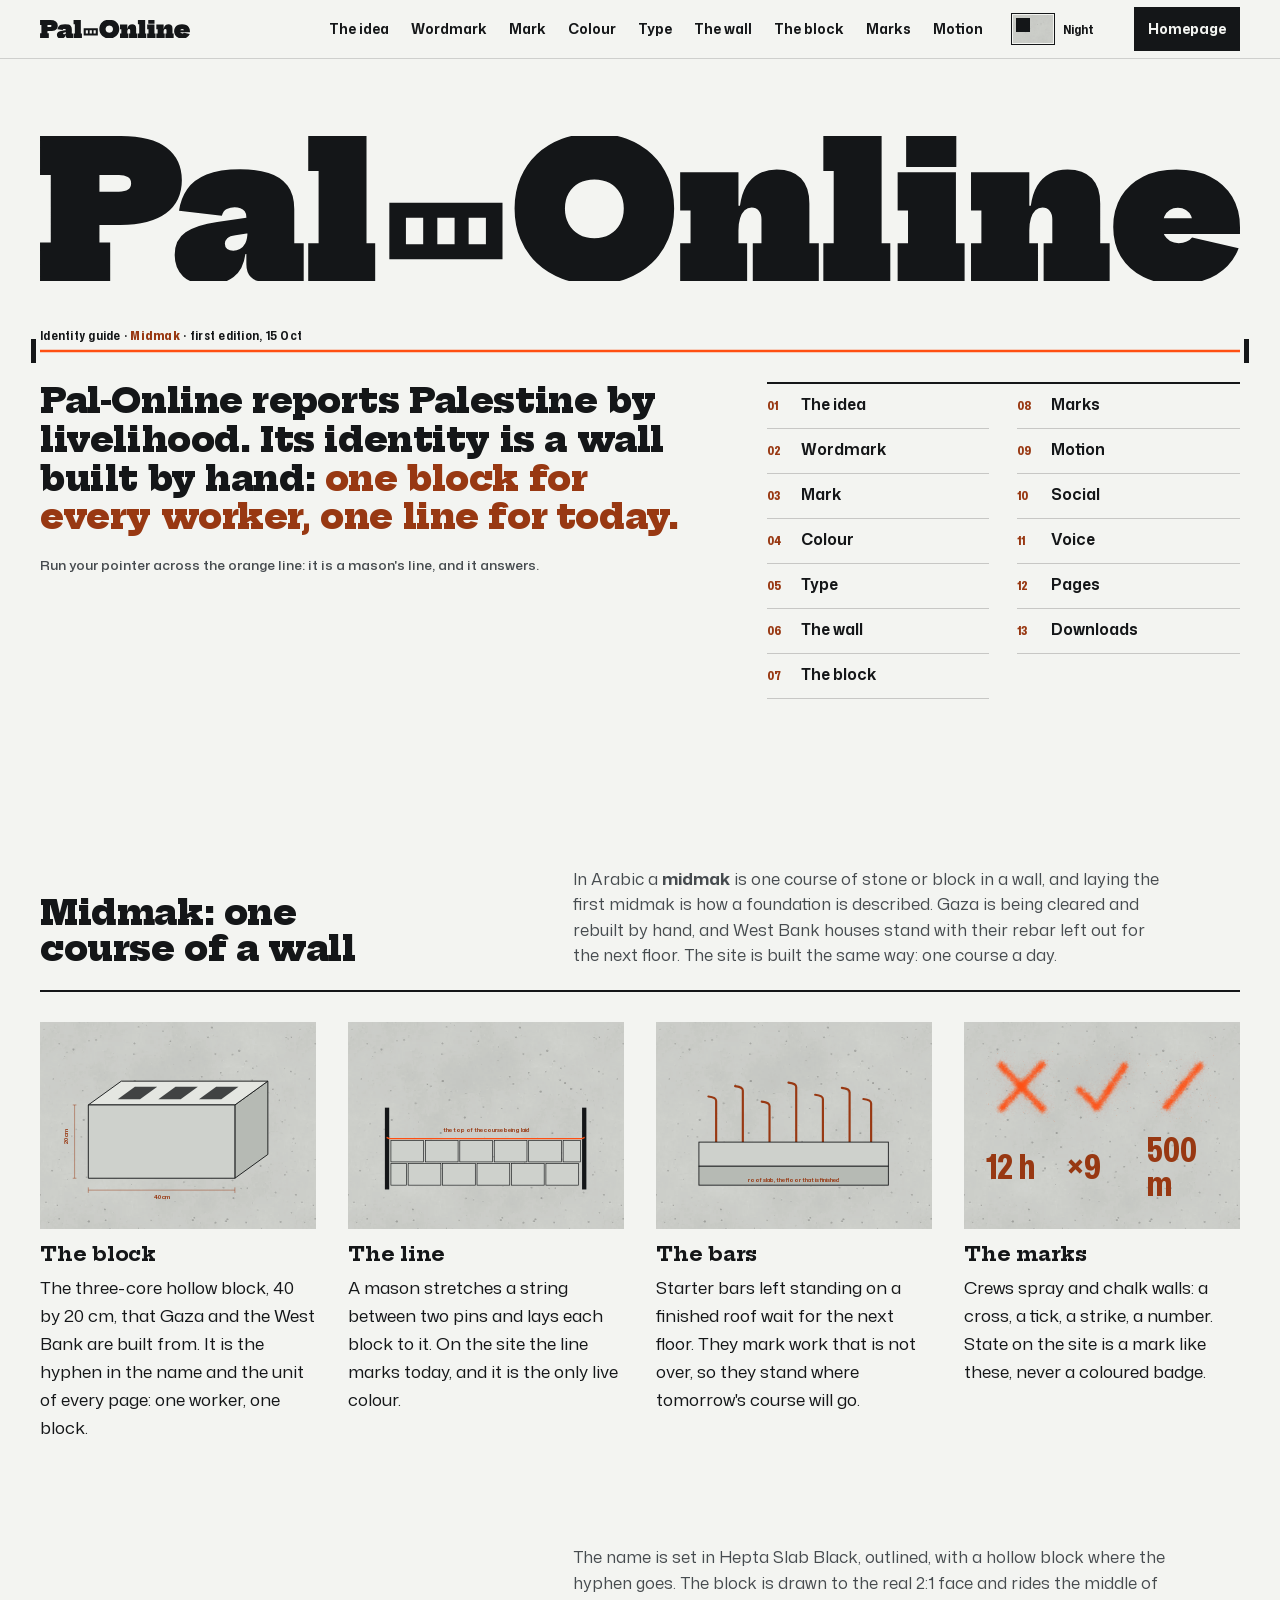
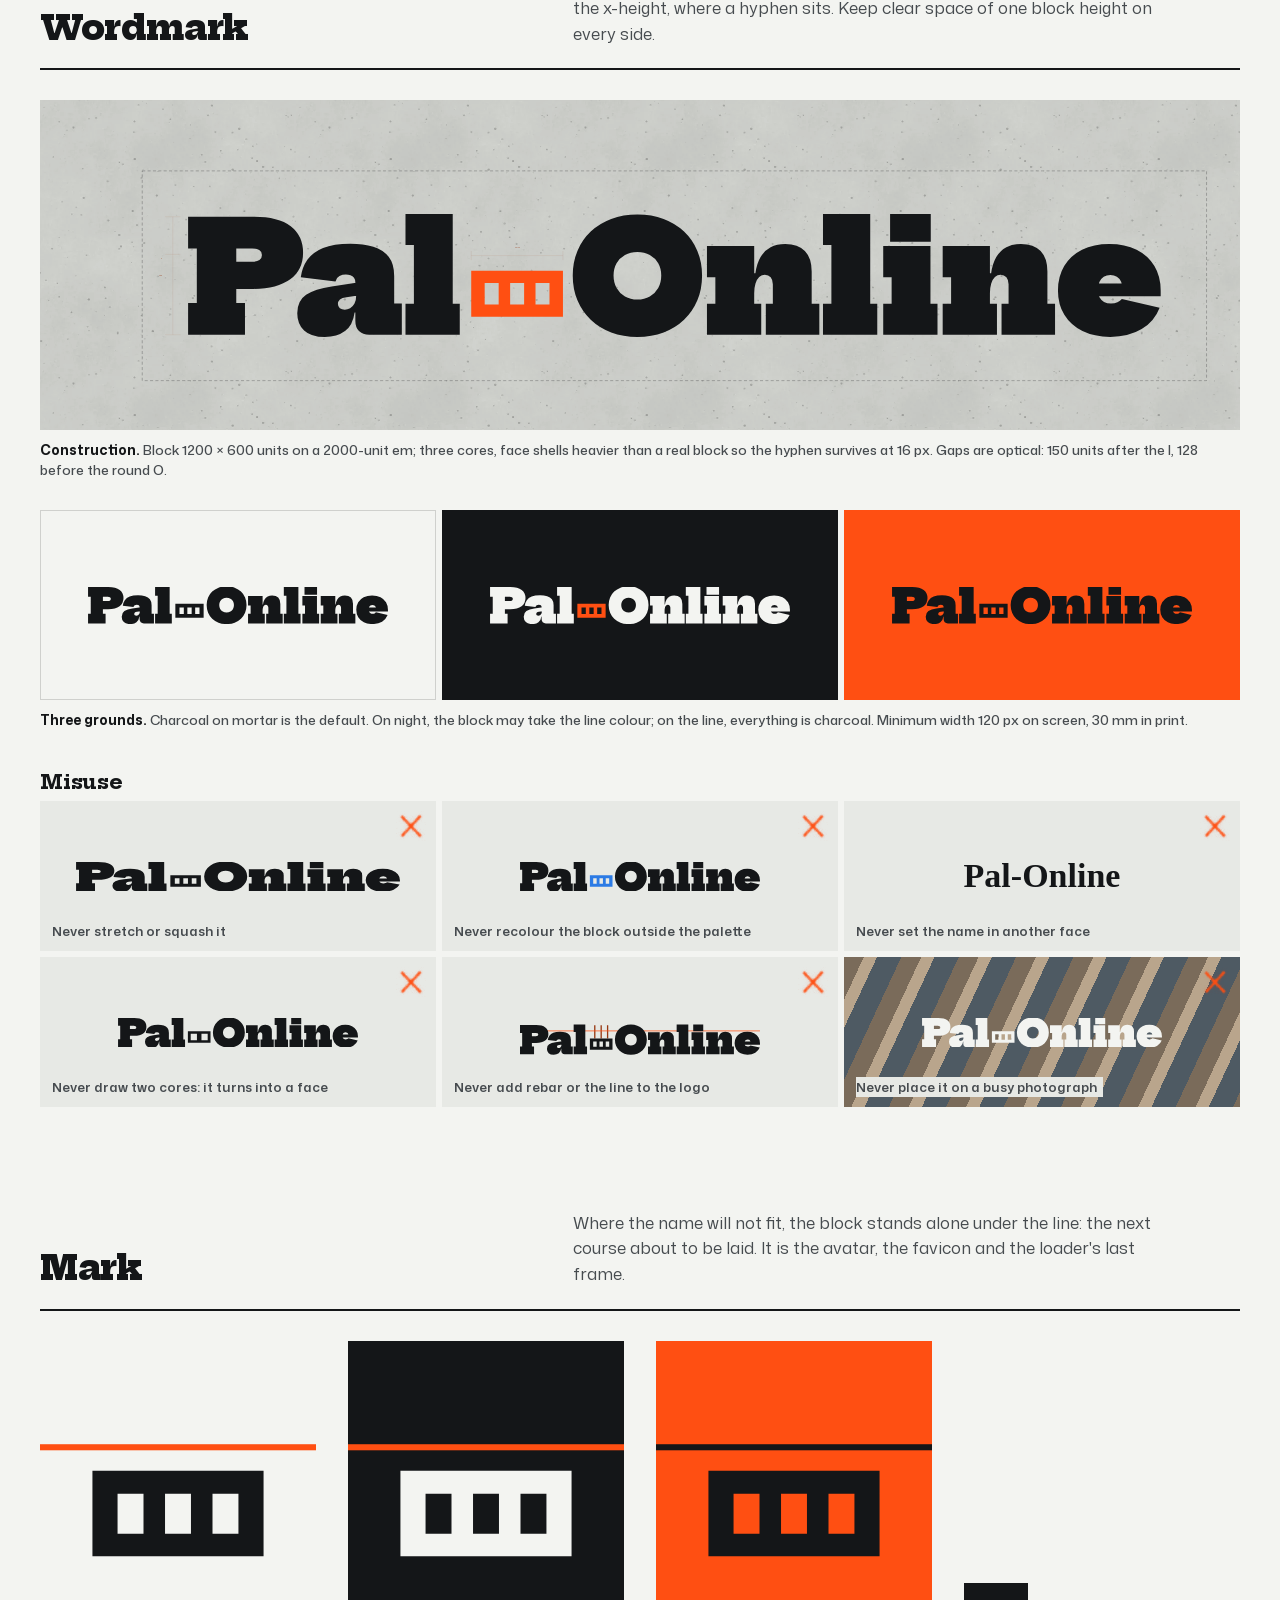
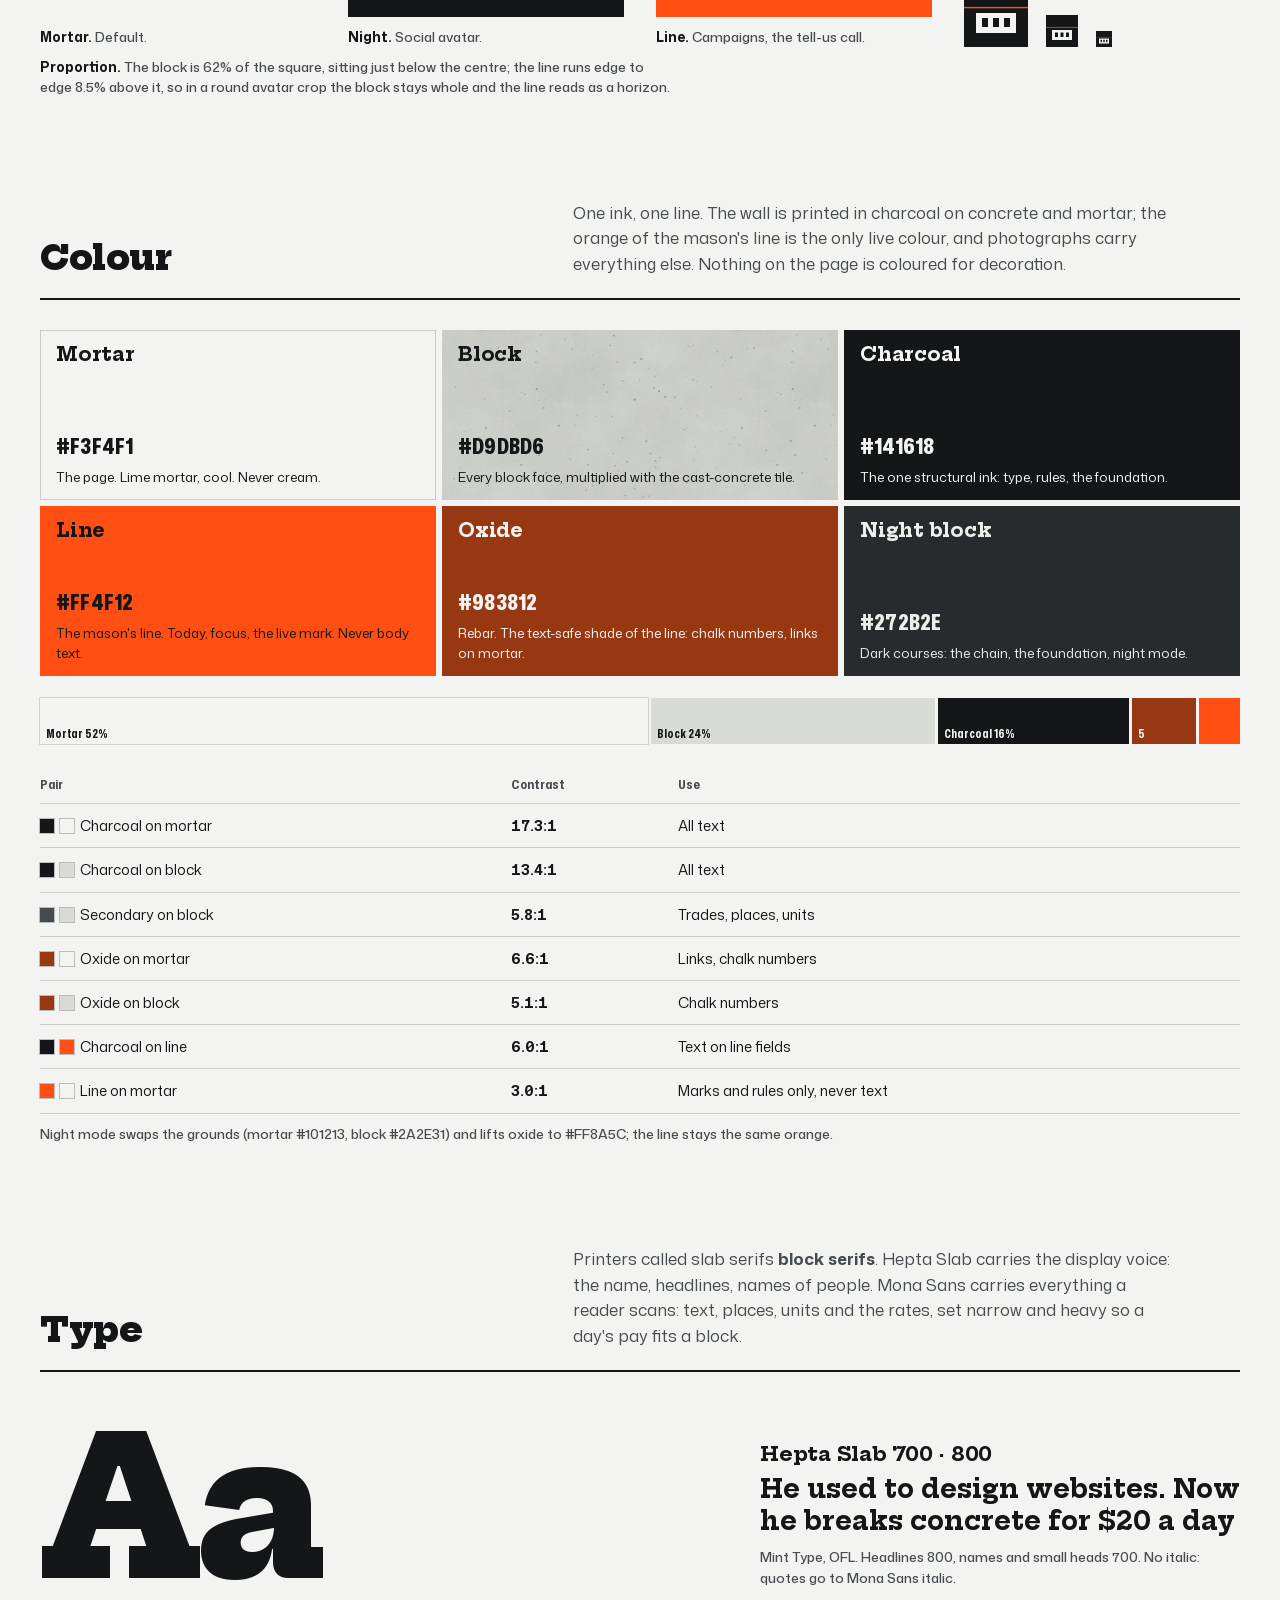
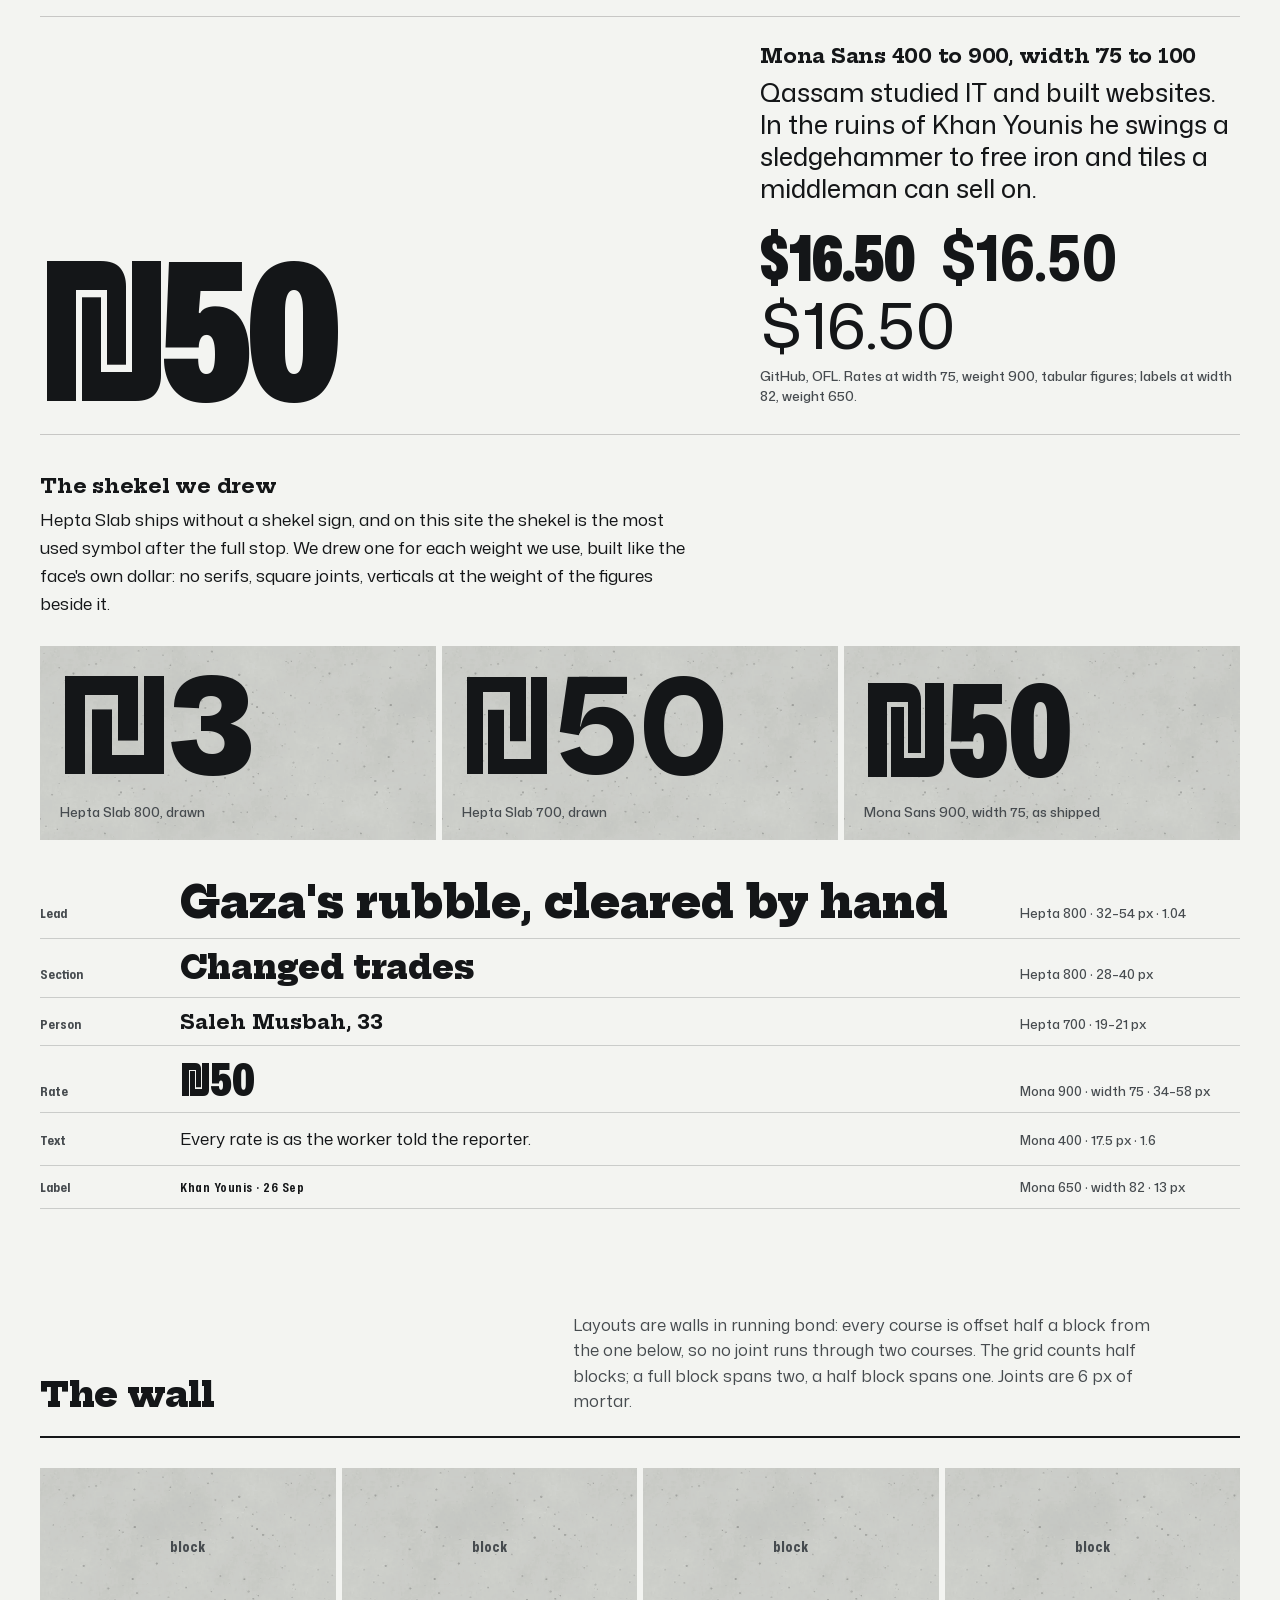
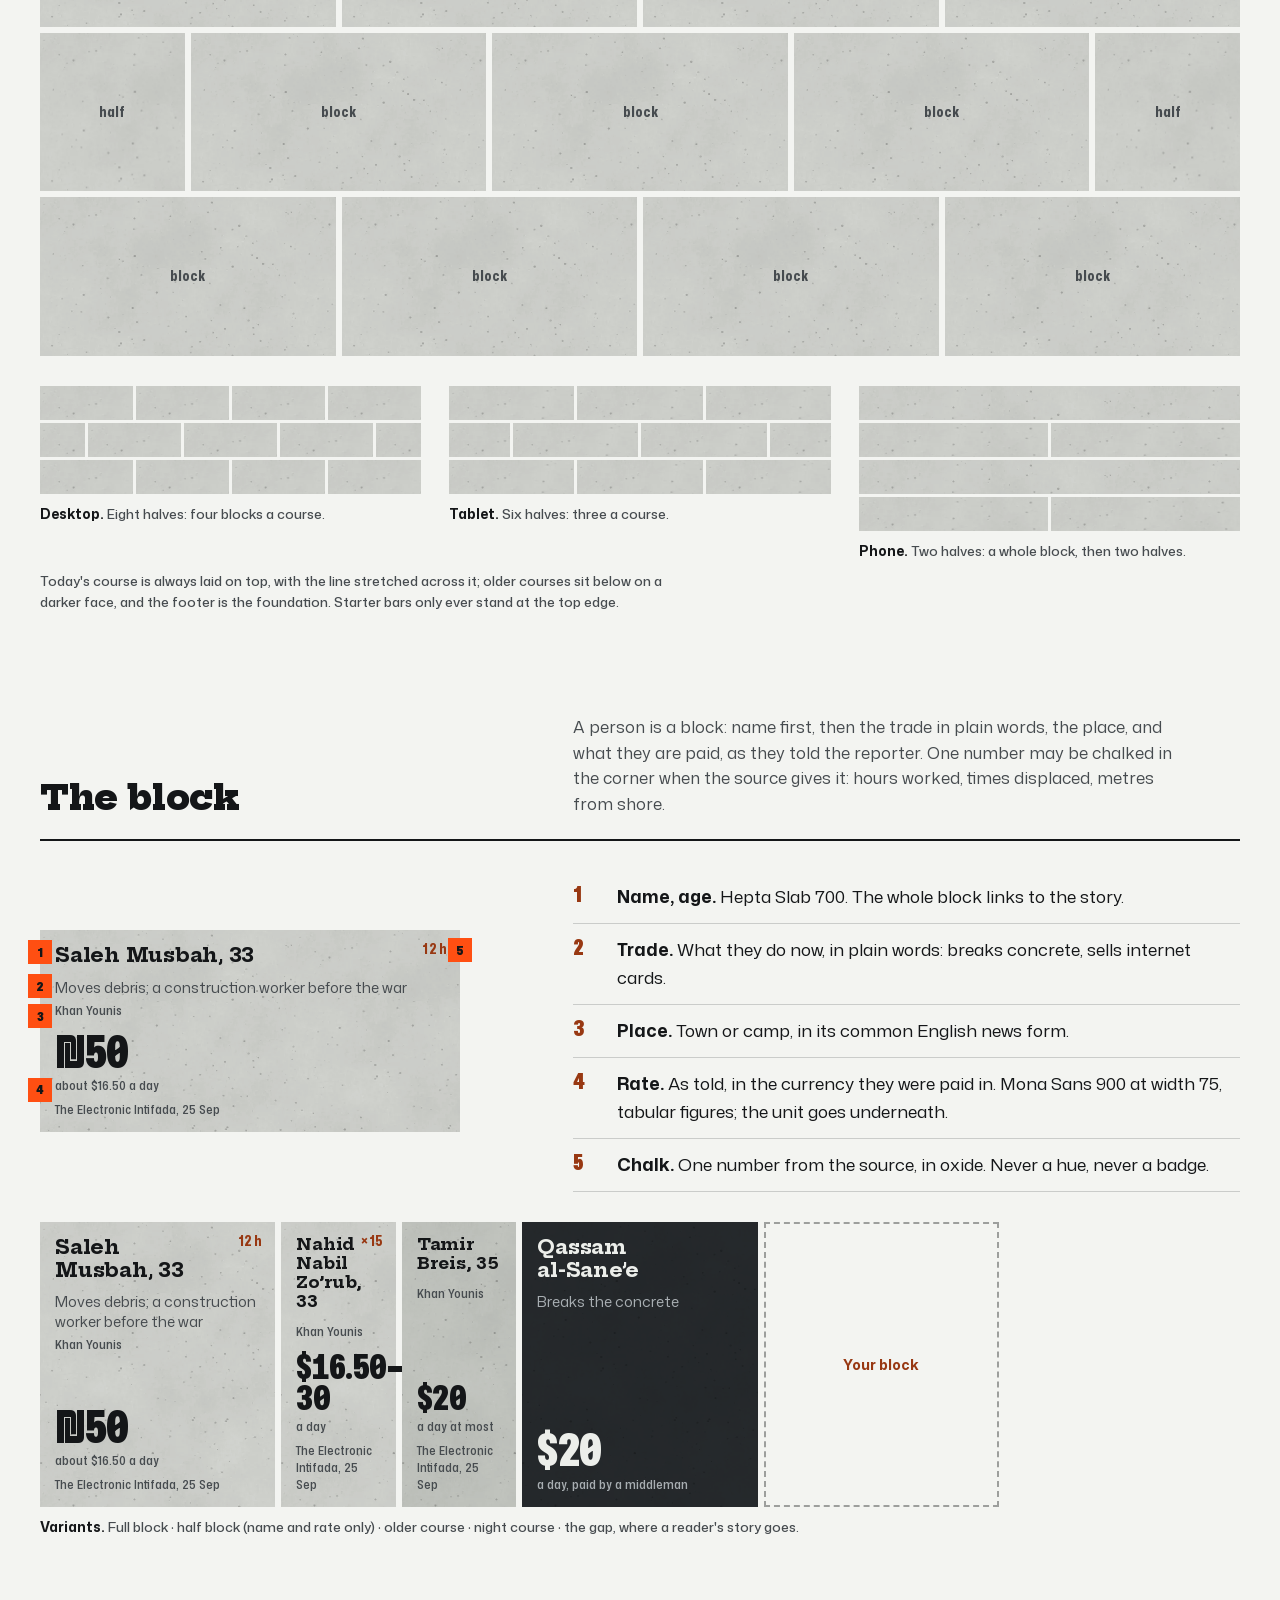
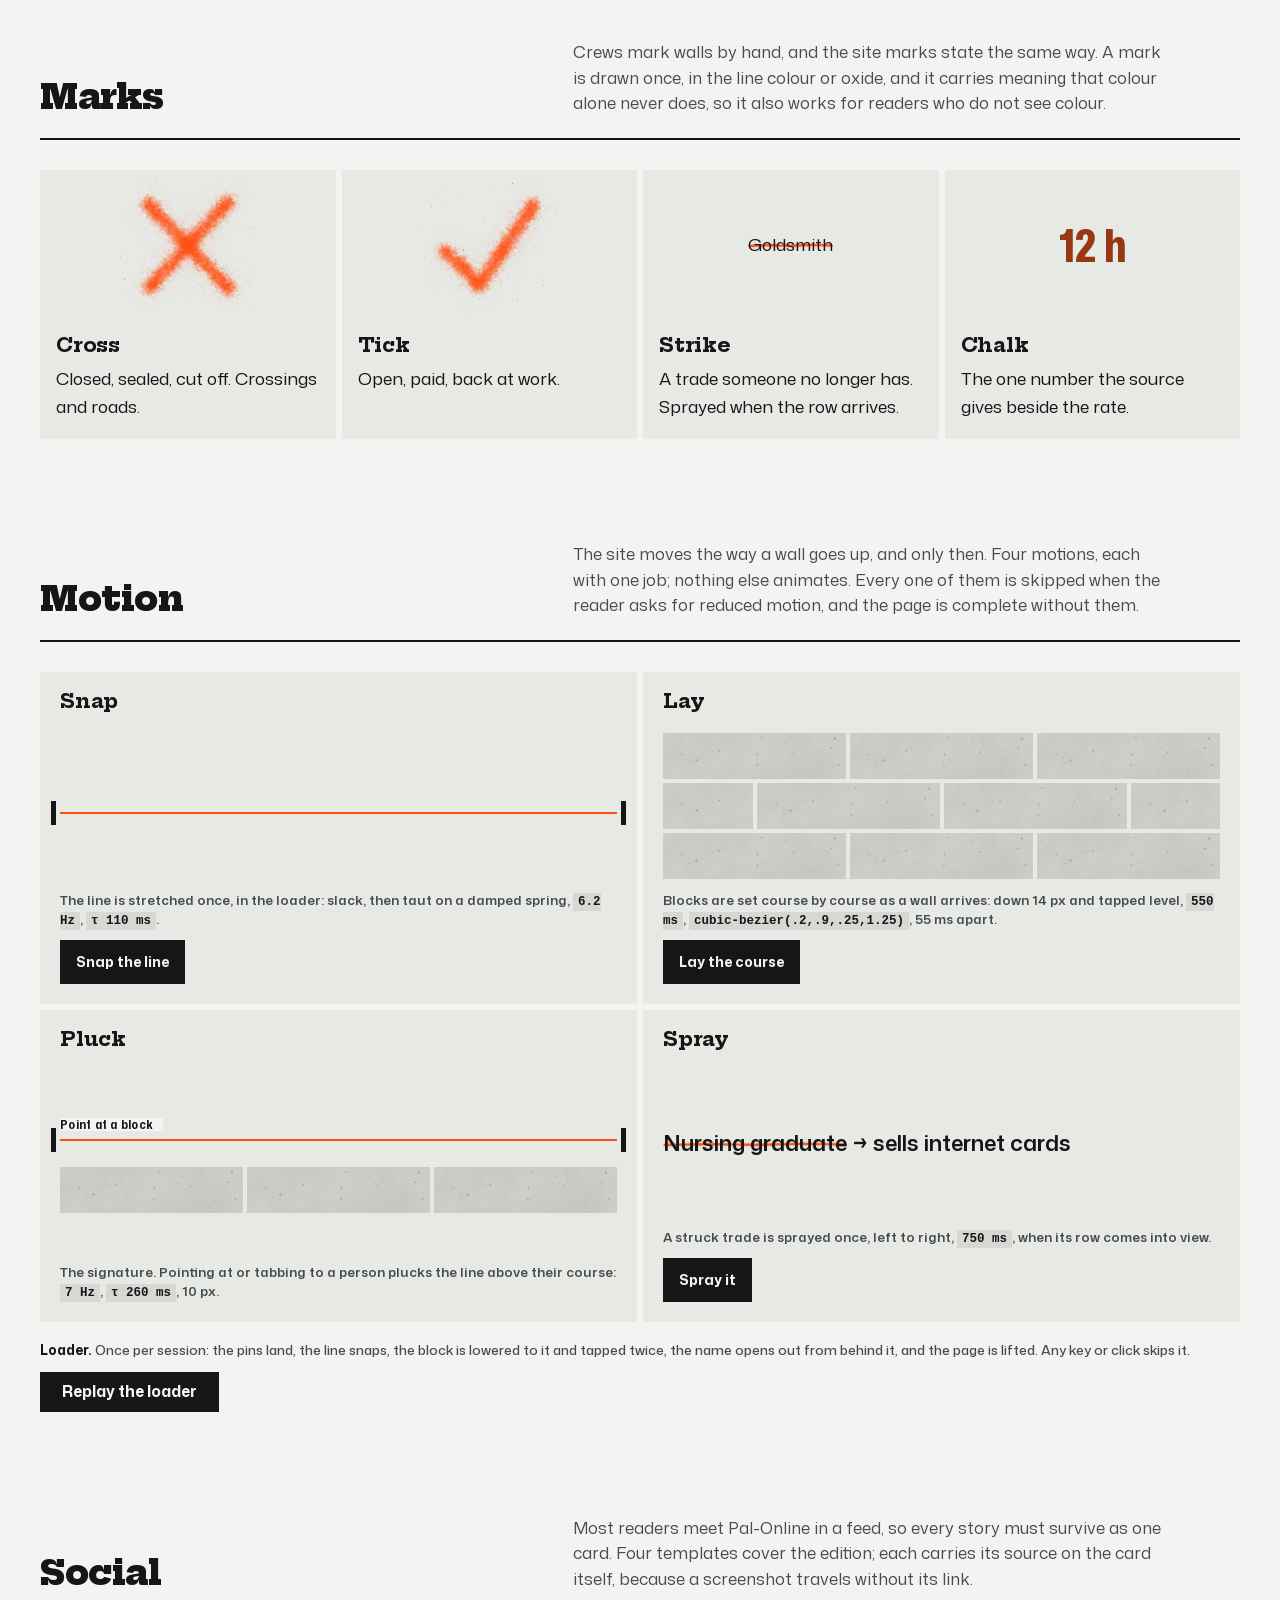
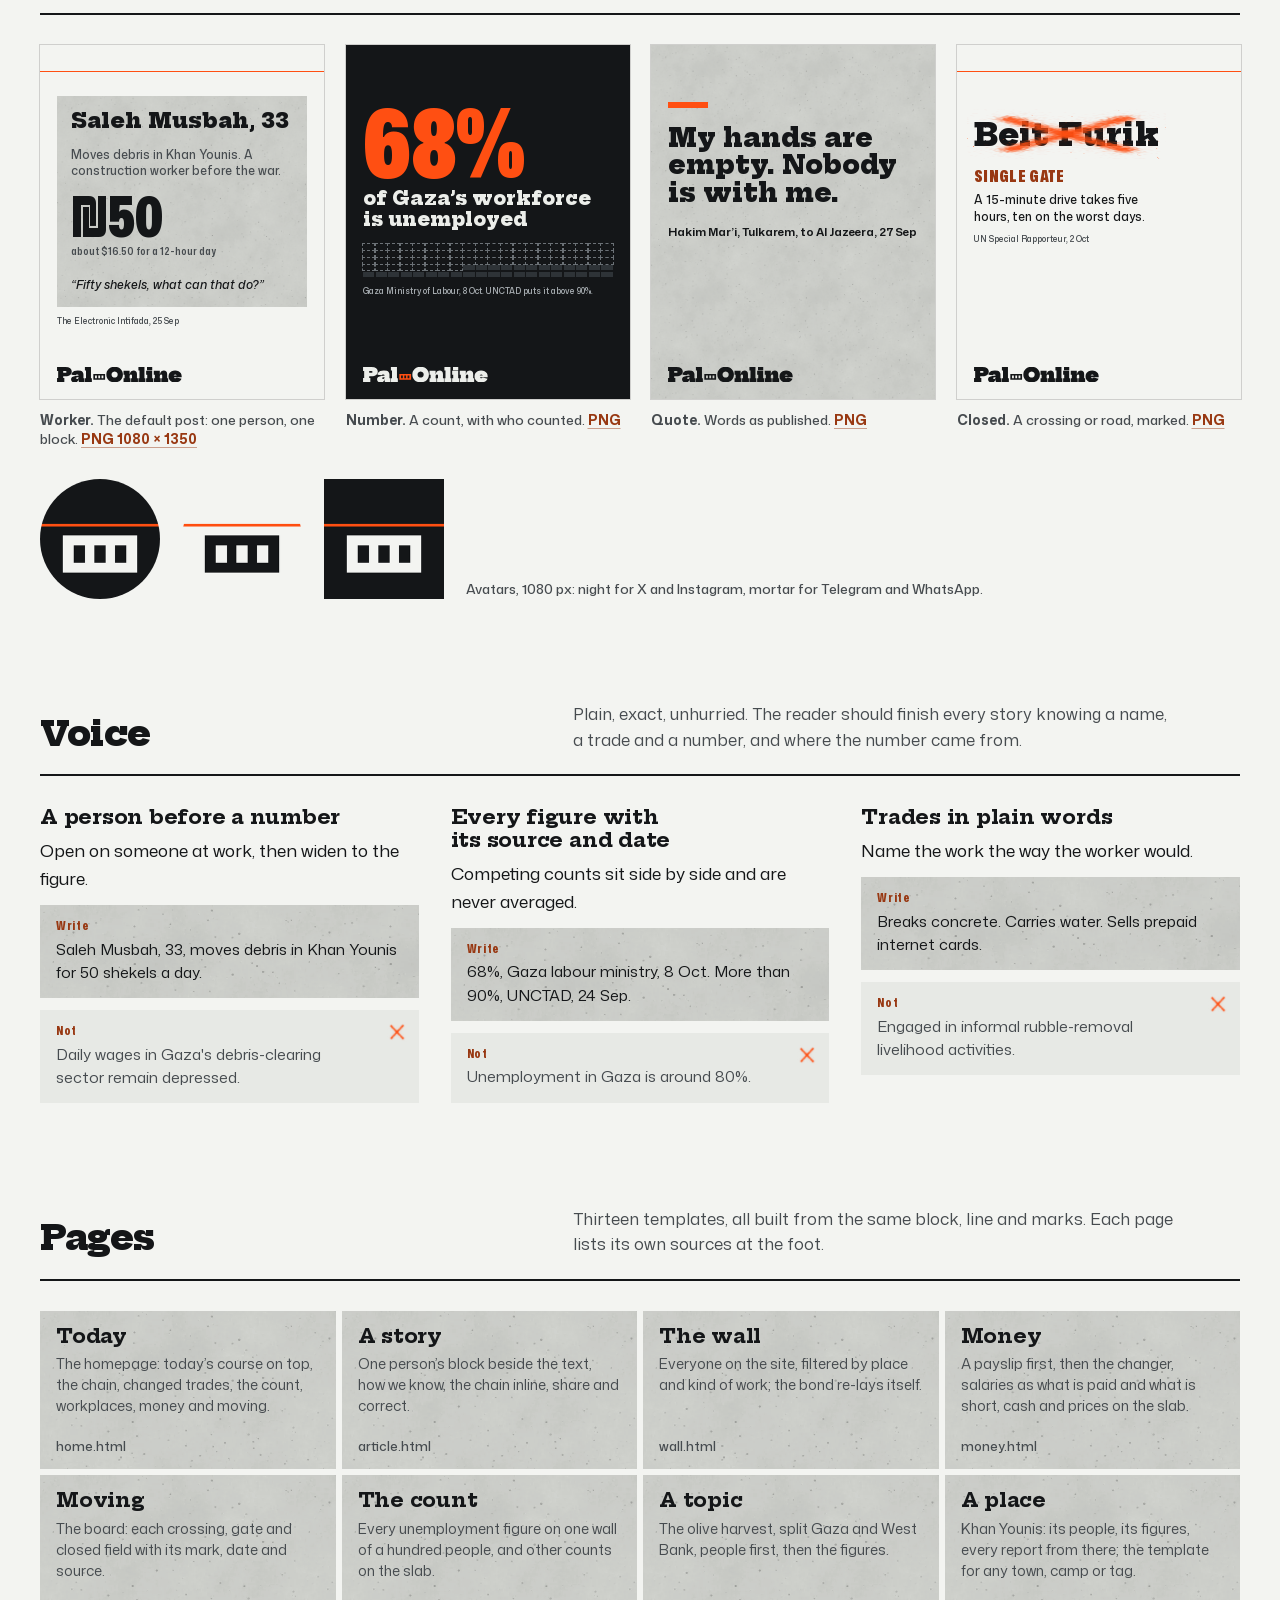
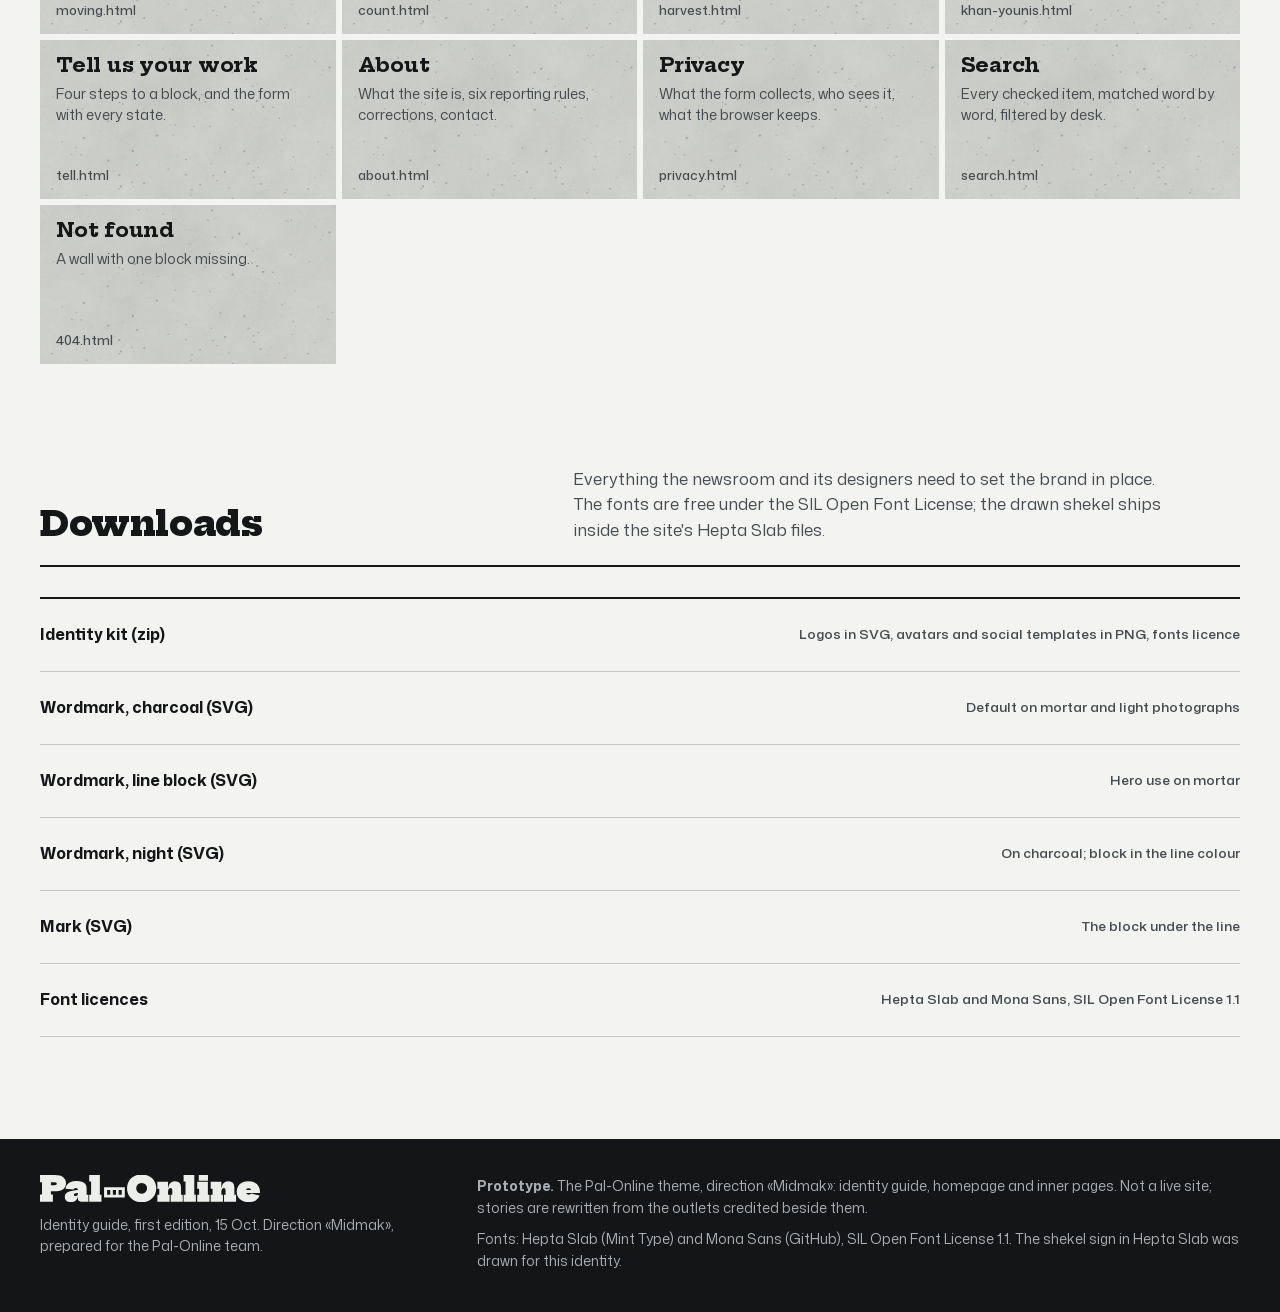
<file: index.html>
<!doctype html>
<html lang="en">
<head>
<meta charset="utf-8">
<meta name="viewport" content="width=device-width, initial-scale=1">
<script>try{var t=localStorage.getItem('po-theme');if(t==='light'||t==='dark')document.documentElement.setAttribute('data-theme',t)}catch(e){}</script>
<meta name="robots" content="noindex, nofollow">
<title>Pal-Online — identity guide</title>
<meta name="description" content="The Pal-Online identity: the Midmak system of block, line, bars and marks.">
<meta name="theme-color" content="#F3F4F1" media="(prefers-color-scheme: light)">
<meta name="theme-color" content="#101213" media="(prefers-color-scheme: dark)">
<link rel="icon" href="assets/brand/favicon.svg?v=25" type="image/svg+xml">
<link rel="preload" href="assets/fonts/hepta-slab-800.woff2?v=1" as="font" type="font/woff2" crossorigin>
<link rel="preload" href="assets/fonts/mona-sans.woff2?v=1" as="font" type="font/woff2" crossorigin>
<link rel="stylesheet" href="assets/css/po.css?v=25">
<link rel="stylesheet" href="assets/css/home.css?v=25">
<link rel="stylesheet" href="assets/css/guide.css?v=25">
</head>
<body>
<!--
THESIS: Palestine reported by livelihood, built as a wall: every worker is a block with a name, a trade, a place and a rate; today's course is laid on top. Refuses the broadsheet grid of headline, photo and hairlines.
OWN-WORLD: lime-mortar ground, cast-concrete blocks (three-core hollow block) in running bond, charcoal ink, one orange mason's line, oxide rebar, sprayed marks for state. Hepta Slab (block serif) over Mona Sans.
STORY: the reader meets named people and what they are paid before any institution, sees whose count says what, and adds their own block.
FIRST VIEWPORT: wordmark with the block hyphen; the line stretched across; the lead (photo opening, headline, rate) as a corner two blocks wide, three courses high; seven people bonded beside it.
FORM: Midmak, candidate 4 of 7; seed 8b1ac050.
FINISH: unreviewed and undocumented is unfinished; this build ends with the finish review, the verdict, and DESIGN.md
-->
<a class="skip" href="#idea">Skip to the guide</a>
<header class="g-top"><div class="wrap"><a class="home" href="index.html" aria-label="Pal-Online identity guide"><svg viewBox="42 0 12724 1544" role="img" aria-label="Pal-Online"><path fill="currentColor" d="M42 1544V1130H156V414H42V0H672V1130H786V1544ZM546 944V590H878Q943 590 975.5 567.5Q1008 545 1008.0 500.42056074766356Q1008 455 972.5 434.5Q937 414 880 414H580V0H900Q1223 0 1384.5 124.26701570680632Q1546.0 248.53403141361264 1546 470Q1546 582 1503.5 670.0Q1461 758 1378.0 819.0Q1295 880 1173.5 912.0Q1052 944 894 944ZM2412 1544Q2325 1544 2277.5 1496.0Q2230 1448 2230 1360V1170L2258 1130L2242 1018L2230 966V862Q2230 821 2212.5 798.0Q2195 775 2166.5 765.5Q2138 756 2106 756Q2061 756 2022.5 774.5Q1984 793 1970 846L1516 792Q1533 663 1602.0 563.5Q1671 464 1807.5 408.0Q1944 352 2164 352Q2336 352 2465.0 391.5Q2594 431 2666.0 524.0Q2738 617 2738 776V1136H2838V1544ZM1830 1574Q1649 1574 1559.5 1488.5Q1470 1403 1470 1262Q1470 1100 1585.5 1021.5Q1701 943 1920 912L2284 858V1026L2114 1052Q2054 1059 2028.0 1083.0Q2002 1107 2002 1142Q2002 1178 2027.0 1197.0Q2052 1216 2092 1216Q2127 1216 2161.5 1197.5Q2196 1179 2219.0 1136.0Q2242 1093 2242 1018L2288 1252H2220Q2198 1418 2094.5 1496.0Q1991 1574 1830 1574ZM3504 1138H3596V1544H2886V1138H2996V370H2886V-36H3504Z"/><path fill="var(--block-fill,currentColor)" fill-rule="evenodd" d="M3746 708h1200v600h-1200zM3922 868h183v280h-183zM4255 868h183v280h-183zM4587 868h183v280h-183z"/><path fill="currentColor" d="M5920 1572Q5733 1572 5577.5 1513.5Q5422 1455 5309.5 1347.5Q5197 1240 5135.5 1092.8218298555378Q5074.0 945.6436597110754 5074.0 767.7817014446227Q5074 592 5135.5 446.5Q5197 301 5309.5 194.5Q5422 88 5577.5 30.0Q5733 -28 5920.5 -28.0Q6108 -28 6262.839211618257 29.966666666666697Q6417.678423236514 87.9333333333334 6530.339211618257 194.4666666666667Q6643 301 6704.5 446.64516129032256Q6766.0 592.2903225806451 6766.0 768.1048387096774Q6766 946 6704.5 1093.0Q6643 1240 6530.274193548387 1347.5345911949685Q6417.548387096775 1455.0691823899372 6262.619815668203 1513.5345911949685Q6107.6912442396315 1572.0 5920 1572ZM5920 1084Q6012 1084 6082.5 1043.5Q6153 1003 6192.5 931.8472222222222Q6232.0 860.6944444444445 6232 768Q6232.0 677.2346368715084 6192.541082164329 607.7625698324023Q6153.082164328657 538.2905027932961 6082.541082164329 499.14525139664806Q6012 460 5920 460Q5828 460 5757.458917835671 499.14525139664806Q5686.917835671343 538.2905027932961 5647.458917835671 607.7625698324023Q5608.0 677.2346368715084 5608 768Q5608.0 860.6944444444445 5647.5 931.8472222222222Q5687 1003 5757.5 1043.5Q5828 1084 5920 1084ZM7448 1138H7540V1544H6830V1138H6940V790H6830V384H7448ZM7692 1138V884Q7692 827 7663.5 792.5Q7635 758 7588 758Q7545 758 7513.5 788.0Q7482 818 7465.0 872.5Q7448 927 7448 1002L7380 740H7464Q7481 613 7531.5 527.5Q7582 442 7663.0 399.0Q7744 356 7854 356Q8022 356 8111.0 449.0Q8200 542 8200 716V1138H8300V1544H7600V1138ZM8966 1138H9058V1544H8348V1138H8458V370H8348V-36H8966ZM9754 1138H9846V1544H9136V1138H9246V790H9136V384H9754ZM9226 -36H9758V328H9226ZM10532 1138H10624V1544H9914V1138H10024V790H9914V384H10532ZM10776 1138V884Q10776 827 10747.5 792.5Q10719 758 10672 758Q10629 758 10597.5 788.0Q10566 818 10549.0 872.5Q10532 927 10532 1002L10464 740H10548Q10565 613 10615.5 527.5Q10666 442 10747.0 399.0Q10828 356 10938 356Q11106 356 11195.0 449.0Q11284 542 11284 716V1138H11384V1544H10684V1138ZM12106 1572Q11896 1572 11742.5 1496.0Q11589 1420 11505.5 1283.5Q11422 1147 11422 964Q11422 782 11504.0 645.0Q11586 508 11737.0 432.0Q11888 356 12094 356Q12300 356 12451.0 432.0Q12602 508 12684.0 645.0Q12766 782 12766 964Q12766 983 12766.0 1001.5Q12766 1020 12766 1040H12266Q12268 1019 12268.0 997.0Q12268 975 12268 954Q12268 892 12248.5 849.0Q12229 806 12193.0 784.0Q12157 762 12108 762Q12058 762 12021.0 785.5Q11984 809 11964.0 854.0Q11944 899 11944 964Q11944 1015 11965.0 1053.5Q11986 1092 12024.5 1114.0Q12063 1136 12116 1136Q12164 1136 12200.5 1119.5Q12237 1103 12258 1076L12752 1190Q12685 1368 12517.0 1470.0Q12349 1572 12106 1572ZM11746 1040V872H12358L12346 1040Z"/></svg></a><nav aria-label="Chapters"><a href="#idea">The idea</a><a href="#wordmark">Wordmark</a><a href="#mark">Mark</a><a href="#colour">Colour</a><a href="#type">Type</a><a href="#wall">The wall</a><a href="#block">The block</a><a href="#marks">Marks</a><a href="#motion">Motion</a></nav><button class="theme" type="button" role="switch" aria-checked="false" aria-label="Night colours"><span class="sw" aria-hidden="true"></span><span class="lab" aria-hidden="true">Night</span></button><a class="go" href="home.html">Homepage</a></div></header>
<main>
<section class="cover wrap" aria-labelledby="cover-h"><h1 class="sr" id="cover-h">Pal-Online identity guide</h1><div class="big"><svg viewBox="42 0 12724 1544" role="img" aria-label="Pal-Online"><path fill="currentColor" d="M42 1544V1130H156V414H42V0H672V1130H786V1544ZM546 944V590H878Q943 590 975.5 567.5Q1008 545 1008.0 500.42056074766356Q1008 455 972.5 434.5Q937 414 880 414H580V0H900Q1223 0 1384.5 124.26701570680632Q1546.0 248.53403141361264 1546 470Q1546 582 1503.5 670.0Q1461 758 1378.0 819.0Q1295 880 1173.5 912.0Q1052 944 894 944ZM2412 1544Q2325 1544 2277.5 1496.0Q2230 1448 2230 1360V1170L2258 1130L2242 1018L2230 966V862Q2230 821 2212.5 798.0Q2195 775 2166.5 765.5Q2138 756 2106 756Q2061 756 2022.5 774.5Q1984 793 1970 846L1516 792Q1533 663 1602.0 563.5Q1671 464 1807.5 408.0Q1944 352 2164 352Q2336 352 2465.0 391.5Q2594 431 2666.0 524.0Q2738 617 2738 776V1136H2838V1544ZM1830 1574Q1649 1574 1559.5 1488.5Q1470 1403 1470 1262Q1470 1100 1585.5 1021.5Q1701 943 1920 912L2284 858V1026L2114 1052Q2054 1059 2028.0 1083.0Q2002 1107 2002 1142Q2002 1178 2027.0 1197.0Q2052 1216 2092 1216Q2127 1216 2161.5 1197.5Q2196 1179 2219.0 1136.0Q2242 1093 2242 1018L2288 1252H2220Q2198 1418 2094.5 1496.0Q1991 1574 1830 1574ZM3504 1138H3596V1544H2886V1138H2996V370H2886V-36H3504Z"/><path fill="var(--block-fill,currentColor)" fill-rule="evenodd" d="M3746 708h1200v600h-1200zM3922 868h183v280h-183zM4255 868h183v280h-183zM4587 868h183v280h-183z"/><path fill="currentColor" d="M5920 1572Q5733 1572 5577.5 1513.5Q5422 1455 5309.5 1347.5Q5197 1240 5135.5 1092.8218298555378Q5074.0 945.6436597110754 5074.0 767.7817014446227Q5074 592 5135.5 446.5Q5197 301 5309.5 194.5Q5422 88 5577.5 30.0Q5733 -28 5920.5 -28.0Q6108 -28 6262.839211618257 29.966666666666697Q6417.678423236514 87.9333333333334 6530.339211618257 194.4666666666667Q6643 301 6704.5 446.64516129032256Q6766.0 592.2903225806451 6766.0 768.1048387096774Q6766 946 6704.5 1093.0Q6643 1240 6530.274193548387 1347.5345911949685Q6417.548387096775 1455.0691823899372 6262.619815668203 1513.5345911949685Q6107.6912442396315 1572.0 5920 1572ZM5920 1084Q6012 1084 6082.5 1043.5Q6153 1003 6192.5 931.8472222222222Q6232.0 860.6944444444445 6232 768Q6232.0 677.2346368715084 6192.541082164329 607.7625698324023Q6153.082164328657 538.2905027932961 6082.541082164329 499.14525139664806Q6012 460 5920 460Q5828 460 5757.458917835671 499.14525139664806Q5686.917835671343 538.2905027932961 5647.458917835671 607.7625698324023Q5608.0 677.2346368715084 5608 768Q5608.0 860.6944444444445 5647.5 931.8472222222222Q5687 1003 5757.5 1043.5Q5828 1084 5920 1084ZM7448 1138H7540V1544H6830V1138H6940V790H6830V384H7448ZM7692 1138V884Q7692 827 7663.5 792.5Q7635 758 7588 758Q7545 758 7513.5 788.0Q7482 818 7465.0 872.5Q7448 927 7448 1002L7380 740H7464Q7481 613 7531.5 527.5Q7582 442 7663.0 399.0Q7744 356 7854 356Q8022 356 8111.0 449.0Q8200 542 8200 716V1138H8300V1544H7600V1138ZM8966 1138H9058V1544H8348V1138H8458V370H8348V-36H8966ZM9754 1138H9846V1544H9136V1138H9246V790H9136V384H9754ZM9226 -36H9758V328H9226ZM10532 1138H10624V1544H9914V1138H10024V790H9914V384H10532ZM10776 1138V884Q10776 827 10747.5 792.5Q10719 758 10672 758Q10629 758 10597.5 788.0Q10566 818 10549.0 872.5Q10532 927 10532 1002L10464 740H10548Q10565 613 10615.5 527.5Q10666 442 10747.0 399.0Q10828 356 10938 356Q11106 356 11195.0 449.0Q11284 542 11284 716V1138H11384V1544H10684V1138ZM12106 1572Q11896 1572 11742.5 1496.0Q11589 1420 11505.5 1283.5Q11422 1147 11422 964Q11422 782 11504.0 645.0Q11586 508 11737.0 432.0Q11888 356 12094 356Q12300 356 12451.0 432.0Q12602 508 12684.0 645.0Q12766 782 12766 964Q12766 983 12766.0 1001.5Q12766 1020 12766 1040H12266Q12268 1019 12268.0 997.0Q12268 975 12268 954Q12268 892 12248.5 849.0Q12229 806 12193.0 784.0Q12157 762 12108 762Q12058 762 12021.0 785.5Q11984 809 11964.0 854.0Q11944 899 11944 964Q11944 1015 11965.0 1053.5Q11986 1092 12024.5 1114.0Q12063 1136 12116 1136Q12164 1136 12200.5 1119.5Q12237 1103 12258 1076L12752 1190Q12685 1368 12517.0 1470.0Q12349 1572 12106 1572ZM11746 1040V872H12358L12346 1040Z"/></svg></div><div class="mline" id="line-cover"><span class="tag">Identity guide · <b>Midmak</b> · first edition, 15 Oct</span><svg viewBox="0 0 1000 30" preserveAspectRatio="none" aria-hidden="true"><path class="string" d="M0 15L1000 15"/></svg></div><div class="cover-grid"><div><p class="state">Pal-Online reports Palestine by livelihood. Its identity is a wall built by hand: <em>one block for every worker, one line for today.</em></p><p class="meta-line">Run your pointer across the orange line: it is a mason's line, and it answers.</p></div><ol class="toc"><li><a href="#idea"><span>01</span>The idea</a></li><li><a href="#wordmark"><span>02</span>Wordmark</a></li><li><a href="#mark"><span>03</span>Mark</a></li><li><a href="#colour"><span>04</span>Colour</a></li><li><a href="#type"><span>05</span>Type</a></li><li><a href="#wall"><span>06</span>The wall</a></li><li><a href="#block"><span>07</span>The block</a></li><li><a href="#marks"><span>08</span>Marks</a></li><li><a href="#motion"><span>09</span>Motion</a></li><li><a href="#social"><span>10</span>Social</a></li><li><a href="#voice"><span>11</span>Voice</a></li><li><a href="#pages"><span>12</span>Pages</a></li><li><a href="#downloads"><span>13</span>Downloads</a></li></ol></div></section>
<section class="ch wrap" id="idea" aria-labelledby="idea-h"><div class="ch-head"><div><h2 id="idea-h">Midmak: one course of a wall</h2></div><p>In Arabic a <b>midmak</b> is one course of stone or block in a wall, and laying the first midmak is how a foundation is described. Gaza is being cleared and rebuilt by hand, and West Bank houses stand with their rebar left out for the next floor. The site is built the same way: one course a day.</p></div><div class="cols" style="--n:4"><div class="plate"><div class="art"><svg viewBox="0 0 470 330" aria-hidden="true"><g stroke="#141618" stroke-width="2" stroke-linejoin="round"><polygon points="360.0,120.0 432.0,68.0 432.0,228.0 360.0,280.0" fill="#B6BAB4"/><polygon points="40.0,120.0 360.0,120.0 432.0,68.0 112.0,68.0" fill="#E4E6E1"/><rect x="40" y="120" width="320" height="160" fill="#CED1CC"/></g><polygon points="104.2,107.5 152.9,107.5 190.4,80.5 141.7,80.5" fill="#141618" fill-opacity=".78"/><polygon points="192.9,107.5 241.6,107.5 279.1,80.5 230.4,80.5" fill="#141618" fill-opacity=".78"/><polygon points="281.6,107.5 330.3,107.5 367.8,80.5 319.1,80.5" fill="#141618" fill-opacity=".78"/><g class="dim"><path d="M40 300v12M360 300v12M40 306h320"/><path d="M14 120h-8M14 280h-8M10 120v160"/></g><text class="dim-t" x="200" y="326" text-anchor="middle">40 cm</text><text class="dim-t" x="0" y="205" text-anchor="start" transform="rotate(-90 0 205)" dy="-4">20 cm</text></svg></div><h3>The block</h3><p>The three-core hollow block, 40 by 20 cm, that Gaza and the West Bank are built from. It is the hyphen in the name and the unit of every page: one worker, one block.</p></div><div class="plate"><div class="art"><svg viewBox="0 0 500 320" aria-hidden="true"><rect x="30" y="196" width="76" height="50" fill="#CED1CC" stroke="#141618" stroke-width="1.5"/><rect x="110" y="196" width="76" height="50" fill="#CED1CC" stroke="#141618" stroke-width="1.5"/><rect x="190" y="196" width="76" height="50" fill="#CED1CC" stroke="#141618" stroke-width="1.5"/><rect x="270" y="196" width="76" height="50" fill="#CED1CC" stroke="#141618" stroke-width="1.5"/><rect x="350" y="196" width="76" height="50" fill="#CED1CC" stroke="#141618" stroke-width="1.5"/><rect x="430" y="196" width="40" height="50" fill="#CED1CC" stroke="#141618" stroke-width="1.5"/><rect x="30" y="250" width="36" height="50" fill="#CED1CC" stroke="#141618" stroke-width="1.5"/><rect x="70" y="250" width="76" height="50" fill="#CED1CC" stroke="#141618" stroke-width="1.5"/><rect x="150" y="250" width="76" height="50" fill="#CED1CC" stroke="#141618" stroke-width="1.5"/><rect x="230" y="250" width="76" height="50" fill="#CED1CC" stroke="#141618" stroke-width="1.5"/><rect x="310" y="250" width="76" height="50" fill="#CED1CC" stroke="#141618" stroke-width="1.5"/><rect x="390" y="250" width="76" height="50" fill="#CED1CC" stroke="#141618" stroke-width="1.5"/><rect x="470" y="250" width="0" height="50" fill="#CED1CC" stroke="#141618" stroke-width="1.5"/><rect x="16" y="120" width="10" height="190" fill="#141618"/><rect x="474" y="120" width="10" height="190" fill="#141618"/><path d="M26 192L474 192" stroke="#FF4F12" stroke-width="3"/><path d="M26 192l-6 -3M474 192l6 -3" stroke="#FF4F12" stroke-width="3"/><text class="dim-t" x="250" y="176" text-anchor="middle">the top of the course being laid</text></svg></div><h3>The line</h3><p>A mason stretches a string between two pins and lays each block to it. On the site the line marks today, and it is the only live colour.</p></div><div class="plate"><div class="art"><svg viewBox="0 0 500 320" aria-hidden="true"><path d="M70 200V104q0 -8 -18 -10" fill="none" stroke="#983812" stroke-width="5" stroke-linecap="round"/><path d="M132 200V80q0 -8 -18 -10" fill="none" stroke="#983812" stroke-width="5" stroke-linecap="round"/><path d="M194 200V116q0 -8 -18 -10" fill="none" stroke="#983812" stroke-width="5" stroke-linecap="round"/><path d="M256 200V72q0 -8 -18 -10" fill="none" stroke="#983812" stroke-width="5" stroke-linecap="round"/><path d="M318 200V100q0 -8 -18 -10" fill="none" stroke="#983812" stroke-width="5" stroke-linecap="round"/><path d="M380 200V84q0 -8 -18 -10" fill="none" stroke="#983812" stroke-width="5" stroke-linecap="round"/><path d="M430 200V110q0 -8 -18 -10" fill="none" stroke="#983812" stroke-width="5" stroke-linecap="round"/><rect x="30" y="200" width="440" height="56" fill="#CED1CC" stroke="#141618" stroke-width="2"/><rect x="30" y="256" width="440" height="44" fill="#B6BAB4" stroke="#141618" stroke-width="2"/><text class="dim-t" x="250" y="292" text-anchor="middle" fill="#141618">roof slab, the floor that is finished</text></svg></div><h3>The bars</h3><p>Starter bars left standing on a finished roof wait for the next floor. They mark work that is not over, so they stand where tomorrow's course will go.</p></div><div class="plate"><div class="art"><div style="display:grid;grid-template-columns:repeat(3,1fr);gap:10px;align-items:center;width:84%"><img src="assets/img/spray-cross.webp?v=1" alt="" width="200" height="200"><img src="assets/img/spray-tick.webp?v=1" alt="" width="200" height="200"><img src="assets/img/spray-slash.webp?v=1" alt="" width="200" height="200"><p style="font:750 34px/1 var(--text);font-stretch:78%;color:var(--oxide);margin:0">12 h</p><p style="font:750 34px/1 var(--text);font-stretch:78%;color:var(--oxide);margin:0">×9</p><p style="font:750 34px/1 var(--text);font-stretch:78%;color:var(--oxide);margin:0">500 m</p></div></div><h3>The marks</h3><p>Crews spray and chalk walls: a cross, a tick, a strike, a number. State on the site is a mark like these, never a coloured badge.</p></div></div></section>
<section class="ch wrap" id="wordmark" aria-labelledby="wordmark-h"><div class="ch-head"><div><h2 id="wordmark-h">Wordmark</h2></div><p>The name is set in Hepta Slab Black, outlined, with a hollow block where the hyphen goes. The block is drawn to the real 2:1 face and rides the middle of the x-height, where a hyphen sits. Keep clear space of one block height on every side.</p></div><div class="drawing"><svg viewBox="-1058 -520 14024 2304" role="img" aria-label="Construction drawing of the wordmark"><rect x="-558" y="-600" width="13924" height="2744" fill="none" stroke="#141618" stroke-opacity=".35" stroke-dasharray="40 30" stroke-width="10"/><path fill="#141618" d="M42 1544V1130H156V414H42V0H672V1130H786V1544ZM546 944V590H878Q943 590 975.5 567.5Q1008 545 1008.0 500.42056074766356Q1008 455 972.5 434.5Q937 414 880 414H580V0H900Q1223 0 1384.5 124.26701570680632Q1546.0 248.53403141361264 1546 470Q1546 582 1503.5 670.0Q1461 758 1378.0 819.0Q1295 880 1173.5 912.0Q1052 944 894 944ZM2412 1544Q2325 1544 2277.5 1496.0Q2230 1448 2230 1360V1170L2258 1130L2242 1018L2230 966V862Q2230 821 2212.5 798.0Q2195 775 2166.5 765.5Q2138 756 2106 756Q2061 756 2022.5 774.5Q1984 793 1970 846L1516 792Q1533 663 1602.0 563.5Q1671 464 1807.5 408.0Q1944 352 2164 352Q2336 352 2465.0 391.5Q2594 431 2666.0 524.0Q2738 617 2738 776V1136H2838V1544ZM1830 1574Q1649 1574 1559.5 1488.5Q1470 1403 1470 1262Q1470 1100 1585.5 1021.5Q1701 943 1920 912L2284 858V1026L2114 1052Q2054 1059 2028.0 1083.0Q2002 1107 2002 1142Q2002 1178 2027.0 1197.0Q2052 1216 2092 1216Q2127 1216 2161.5 1197.5Q2196 1179 2219.0 1136.0Q2242 1093 2242 1018L2288 1252H2220Q2198 1418 2094.5 1496.0Q1991 1574 1830 1574ZM3504 1138H3596V1544H2886V1138H2996V370H2886V-36H3504Z"/><path fill="#FF4F12" fill-rule="evenodd" d="M3746 708h1200v600h-1200zM3922 868h183v280h-183zM4255 868h183v280h-183zM4587 868h183v280h-183z"/><path fill="#141618" d="M5920 1572Q5733 1572 5577.5 1513.5Q5422 1455 5309.5 1347.5Q5197 1240 5135.5 1092.8218298555378Q5074.0 945.6436597110754 5074.0 767.7817014446227Q5074 592 5135.5 446.5Q5197 301 5309.5 194.5Q5422 88 5577.5 30.0Q5733 -28 5920.5 -28.0Q6108 -28 6262.839211618257 29.966666666666697Q6417.678423236514 87.9333333333334 6530.339211618257 194.4666666666667Q6643 301 6704.5 446.64516129032256Q6766.0 592.2903225806451 6766.0 768.1048387096774Q6766 946 6704.5 1093.0Q6643 1240 6530.274193548387 1347.5345911949685Q6417.548387096775 1455.0691823899372 6262.619815668203 1513.5345911949685Q6107.6912442396315 1572.0 5920 1572ZM5920 1084Q6012 1084 6082.5 1043.5Q6153 1003 6192.5 931.8472222222222Q6232.0 860.6944444444445 6232 768Q6232.0 677.2346368715084 6192.541082164329 607.7625698324023Q6153.082164328657 538.2905027932961 6082.541082164329 499.14525139664806Q6012 460 5920 460Q5828 460 5757.458917835671 499.14525139664806Q5686.917835671343 538.2905027932961 5647.458917835671 607.7625698324023Q5608.0 677.2346368715084 5608 768Q5608.0 860.6944444444445 5647.5 931.8472222222222Q5687 1003 5757.5 1043.5Q5828 1084 5920 1084ZM7448 1138H7540V1544H6830V1138H6940V790H6830V384H7448ZM7692 1138V884Q7692 827 7663.5 792.5Q7635 758 7588 758Q7545 758 7513.5 788.0Q7482 818 7465.0 872.5Q7448 927 7448 1002L7380 740H7464Q7481 613 7531.5 527.5Q7582 442 7663.0 399.0Q7744 356 7854 356Q8022 356 8111.0 449.0Q8200 542 8200 716V1138H8300V1544H7600V1138ZM8966 1138H9058V1544H8348V1138H8458V370H8348V-36H8966ZM9754 1138H9846V1544H9136V1138H9246V790H9136V384H9754ZM9226 -36H9758V328H9226ZM10532 1138H10624V1544H9914V1138H10024V790H9914V384H10532ZM10776 1138V884Q10776 827 10747.5 792.5Q10719 758 10672 758Q10629 758 10597.5 788.0Q10566 818 10549.0 872.5Q10532 927 10532 1002L10464 740H10548Q10565 613 10615.5 527.5Q10666 442 10747.0 399.0Q10828 356 10938 356Q11106 356 11195.0 449.0Q11284 542 11284 716V1138H11384V1544H10684V1138ZM12106 1572Q11896 1572 11742.5 1496.0Q11589 1420 11505.5 1283.5Q11422 1147 11422 964Q11422 782 11504.0 645.0Q11586 508 11737.0 432.0Q11888 356 12094 356Q12300 356 12451.0 432.0Q12602 508 12684.0 645.0Q12766 782 12766 964Q12766 983 12766.0 1001.5Q12766 1020 12766 1040H12266Q12268 1019 12268.0 997.0Q12268 975 12268 954Q12268 892 12248.5 849.0Q12229 806 12193.0 784.0Q12157 762 12108 762Q12058 762 12021.0 785.5Q11984 809 11964.0 854.0Q11944 899 11944 964Q11944 1015 11965.0 1053.5Q11986 1092 12024.5 1114.0Q12063 1136 12116 1136Q12164 1136 12200.5 1119.5Q12237 1103 12258 1076L12752 1190Q12685 1368 12517.0 1470.0Q12349 1572 12106 1572ZM11746 1040V872H12358L12346 1040Z"/><g class="dim"><path d="M3746 448v120M4946 448v120M3746 508h1200"/><path d="M-258 0h200M-258 492h200M-258 1544h200M-158 0v1544"/></g><text class="dim-t" x="4346.0" y="408" text-anchor="middle" font-size="190">40 × 20</text><text class="dim-t" x="-298" y="772.0" text-anchor="end" font-size="170">cap</text><text class="dim-t" x="-298" y="552" text-anchor="end" font-size="170">x</text></svg></div><p class="cap"><b>Construction.</b> Block 1200 × 600 units on a 2000-unit em; three cores, face shells heavier than a real block so the hyphen survives at 16 px. Gaps are optical: 150 units after the l, 128 before the round O.</p><div class="lockups" style="margin-top:30px"><div class="lk-mortar"><svg viewBox="42 0 12724 1544" role="img" aria-label="Pal-Online"><path fill="currentColor" d="M42 1544V1130H156V414H42V0H672V1130H786V1544ZM546 944V590H878Q943 590 975.5 567.5Q1008 545 1008.0 500.42056074766356Q1008 455 972.5 434.5Q937 414 880 414H580V0H900Q1223 0 1384.5 124.26701570680632Q1546.0 248.53403141361264 1546 470Q1546 582 1503.5 670.0Q1461 758 1378.0 819.0Q1295 880 1173.5 912.0Q1052 944 894 944ZM2412 1544Q2325 1544 2277.5 1496.0Q2230 1448 2230 1360V1170L2258 1130L2242 1018L2230 966V862Q2230 821 2212.5 798.0Q2195 775 2166.5 765.5Q2138 756 2106 756Q2061 756 2022.5 774.5Q1984 793 1970 846L1516 792Q1533 663 1602.0 563.5Q1671 464 1807.5 408.0Q1944 352 2164 352Q2336 352 2465.0 391.5Q2594 431 2666.0 524.0Q2738 617 2738 776V1136H2838V1544ZM1830 1574Q1649 1574 1559.5 1488.5Q1470 1403 1470 1262Q1470 1100 1585.5 1021.5Q1701 943 1920 912L2284 858V1026L2114 1052Q2054 1059 2028.0 1083.0Q2002 1107 2002 1142Q2002 1178 2027.0 1197.0Q2052 1216 2092 1216Q2127 1216 2161.5 1197.5Q2196 1179 2219.0 1136.0Q2242 1093 2242 1018L2288 1252H2220Q2198 1418 2094.5 1496.0Q1991 1574 1830 1574ZM3504 1138H3596V1544H2886V1138H2996V370H2886V-36H3504Z"/><path fill="var(--block-fill,currentColor)" fill-rule="evenodd" d="M3746 708h1200v600h-1200zM3922 868h183v280h-183zM4255 868h183v280h-183zM4587 868h183v280h-183z"/><path fill="currentColor" d="M5920 1572Q5733 1572 5577.5 1513.5Q5422 1455 5309.5 1347.5Q5197 1240 5135.5 1092.8218298555378Q5074.0 945.6436597110754 5074.0 767.7817014446227Q5074 592 5135.5 446.5Q5197 301 5309.5 194.5Q5422 88 5577.5 30.0Q5733 -28 5920.5 -28.0Q6108 -28 6262.839211618257 29.966666666666697Q6417.678423236514 87.9333333333334 6530.339211618257 194.4666666666667Q6643 301 6704.5 446.64516129032256Q6766.0 592.2903225806451 6766.0 768.1048387096774Q6766 946 6704.5 1093.0Q6643 1240 6530.274193548387 1347.5345911949685Q6417.548387096775 1455.0691823899372 6262.619815668203 1513.5345911949685Q6107.6912442396315 1572.0 5920 1572ZM5920 1084Q6012 1084 6082.5 1043.5Q6153 1003 6192.5 931.8472222222222Q6232.0 860.6944444444445 6232 768Q6232.0 677.2346368715084 6192.541082164329 607.7625698324023Q6153.082164328657 538.2905027932961 6082.541082164329 499.14525139664806Q6012 460 5920 460Q5828 460 5757.458917835671 499.14525139664806Q5686.917835671343 538.2905027932961 5647.458917835671 607.7625698324023Q5608.0 677.2346368715084 5608 768Q5608.0 860.6944444444445 5647.5 931.8472222222222Q5687 1003 5757.5 1043.5Q5828 1084 5920 1084ZM7448 1138H7540V1544H6830V1138H6940V790H6830V384H7448ZM7692 1138V884Q7692 827 7663.5 792.5Q7635 758 7588 758Q7545 758 7513.5 788.0Q7482 818 7465.0 872.5Q7448 927 7448 1002L7380 740H7464Q7481 613 7531.5 527.5Q7582 442 7663.0 399.0Q7744 356 7854 356Q8022 356 8111.0 449.0Q8200 542 8200 716V1138H8300V1544H7600V1138ZM8966 1138H9058V1544H8348V1138H8458V370H8348V-36H8966ZM9754 1138H9846V1544H9136V1138H9246V790H9136V384H9754ZM9226 -36H9758V328H9226ZM10532 1138H10624V1544H9914V1138H10024V790H9914V384H10532ZM10776 1138V884Q10776 827 10747.5 792.5Q10719 758 10672 758Q10629 758 10597.5 788.0Q10566 818 10549.0 872.5Q10532 927 10532 1002L10464 740H10548Q10565 613 10615.5 527.5Q10666 442 10747.0 399.0Q10828 356 10938 356Q11106 356 11195.0 449.0Q11284 542 11284 716V1138H11384V1544H10684V1138ZM12106 1572Q11896 1572 11742.5 1496.0Q11589 1420 11505.5 1283.5Q11422 1147 11422 964Q11422 782 11504.0 645.0Q11586 508 11737.0 432.0Q11888 356 12094 356Q12300 356 12451.0 432.0Q12602 508 12684.0 645.0Q12766 782 12766 964Q12766 983 12766.0 1001.5Q12766 1020 12766 1040H12266Q12268 1019 12268.0 997.0Q12268 975 12268 954Q12268 892 12248.5 849.0Q12229 806 12193.0 784.0Q12157 762 12108 762Q12058 762 12021.0 785.5Q11984 809 11964.0 854.0Q11944 899 11944 964Q11944 1015 11965.0 1053.5Q11986 1092 12024.5 1114.0Q12063 1136 12116 1136Q12164 1136 12200.5 1119.5Q12237 1103 12258 1076L12752 1190Q12685 1368 12517.0 1470.0Q12349 1572 12106 1572ZM11746 1040V872H12358L12346 1040Z"/></svg></div><div class="lk-night"><svg viewBox="42 0 12724 1544" role="img" aria-label="Pal-Online"><path fill="currentColor" d="M42 1544V1130H156V414H42V0H672V1130H786V1544ZM546 944V590H878Q943 590 975.5 567.5Q1008 545 1008.0 500.42056074766356Q1008 455 972.5 434.5Q937 414 880 414H580V0H900Q1223 0 1384.5 124.26701570680632Q1546.0 248.53403141361264 1546 470Q1546 582 1503.5 670.0Q1461 758 1378.0 819.0Q1295 880 1173.5 912.0Q1052 944 894 944ZM2412 1544Q2325 1544 2277.5 1496.0Q2230 1448 2230 1360V1170L2258 1130L2242 1018L2230 966V862Q2230 821 2212.5 798.0Q2195 775 2166.5 765.5Q2138 756 2106 756Q2061 756 2022.5 774.5Q1984 793 1970 846L1516 792Q1533 663 1602.0 563.5Q1671 464 1807.5 408.0Q1944 352 2164 352Q2336 352 2465.0 391.5Q2594 431 2666.0 524.0Q2738 617 2738 776V1136H2838V1544ZM1830 1574Q1649 1574 1559.5 1488.5Q1470 1403 1470 1262Q1470 1100 1585.5 1021.5Q1701 943 1920 912L2284 858V1026L2114 1052Q2054 1059 2028.0 1083.0Q2002 1107 2002 1142Q2002 1178 2027.0 1197.0Q2052 1216 2092 1216Q2127 1216 2161.5 1197.5Q2196 1179 2219.0 1136.0Q2242 1093 2242 1018L2288 1252H2220Q2198 1418 2094.5 1496.0Q1991 1574 1830 1574ZM3504 1138H3596V1544H2886V1138H2996V370H2886V-36H3504Z"/><path fill="var(--block-fill,currentColor)" fill-rule="evenodd" d="M3746 708h1200v600h-1200zM3922 868h183v280h-183zM4255 868h183v280h-183zM4587 868h183v280h-183z"/><path fill="currentColor" d="M5920 1572Q5733 1572 5577.5 1513.5Q5422 1455 5309.5 1347.5Q5197 1240 5135.5 1092.8218298555378Q5074.0 945.6436597110754 5074.0 767.7817014446227Q5074 592 5135.5 446.5Q5197 301 5309.5 194.5Q5422 88 5577.5 30.0Q5733 -28 5920.5 -28.0Q6108 -28 6262.839211618257 29.966666666666697Q6417.678423236514 87.9333333333334 6530.339211618257 194.4666666666667Q6643 301 6704.5 446.64516129032256Q6766.0 592.2903225806451 6766.0 768.1048387096774Q6766 946 6704.5 1093.0Q6643 1240 6530.274193548387 1347.5345911949685Q6417.548387096775 1455.0691823899372 6262.619815668203 1513.5345911949685Q6107.6912442396315 1572.0 5920 1572ZM5920 1084Q6012 1084 6082.5 1043.5Q6153 1003 6192.5 931.8472222222222Q6232.0 860.6944444444445 6232 768Q6232.0 677.2346368715084 6192.541082164329 607.7625698324023Q6153.082164328657 538.2905027932961 6082.541082164329 499.14525139664806Q6012 460 5920 460Q5828 460 5757.458917835671 499.14525139664806Q5686.917835671343 538.2905027932961 5647.458917835671 607.7625698324023Q5608.0 677.2346368715084 5608 768Q5608.0 860.6944444444445 5647.5 931.8472222222222Q5687 1003 5757.5 1043.5Q5828 1084 5920 1084ZM7448 1138H7540V1544H6830V1138H6940V790H6830V384H7448ZM7692 1138V884Q7692 827 7663.5 792.5Q7635 758 7588 758Q7545 758 7513.5 788.0Q7482 818 7465.0 872.5Q7448 927 7448 1002L7380 740H7464Q7481 613 7531.5 527.5Q7582 442 7663.0 399.0Q7744 356 7854 356Q8022 356 8111.0 449.0Q8200 542 8200 716V1138H8300V1544H7600V1138ZM8966 1138H9058V1544H8348V1138H8458V370H8348V-36H8966ZM9754 1138H9846V1544H9136V1138H9246V790H9136V384H9754ZM9226 -36H9758V328H9226ZM10532 1138H10624V1544H9914V1138H10024V790H9914V384H10532ZM10776 1138V884Q10776 827 10747.5 792.5Q10719 758 10672 758Q10629 758 10597.5 788.0Q10566 818 10549.0 872.5Q10532 927 10532 1002L10464 740H10548Q10565 613 10615.5 527.5Q10666 442 10747.0 399.0Q10828 356 10938 356Q11106 356 11195.0 449.0Q11284 542 11284 716V1138H11384V1544H10684V1138ZM12106 1572Q11896 1572 11742.5 1496.0Q11589 1420 11505.5 1283.5Q11422 1147 11422 964Q11422 782 11504.0 645.0Q11586 508 11737.0 432.0Q11888 356 12094 356Q12300 356 12451.0 432.0Q12602 508 12684.0 645.0Q12766 782 12766 964Q12766 983 12766.0 1001.5Q12766 1020 12766 1040H12266Q12268 1019 12268.0 997.0Q12268 975 12268 954Q12268 892 12248.5 849.0Q12229 806 12193.0 784.0Q12157 762 12108 762Q12058 762 12021.0 785.5Q11984 809 11964.0 854.0Q11944 899 11944 964Q11944 1015 11965.0 1053.5Q11986 1092 12024.5 1114.0Q12063 1136 12116 1136Q12164 1136 12200.5 1119.5Q12237 1103 12258 1076L12752 1190Q12685 1368 12517.0 1470.0Q12349 1572 12106 1572ZM11746 1040V872H12358L12346 1040Z"/></svg></div><div class="lk-line"><svg viewBox="42 0 12724 1544" role="img" aria-label="Pal-Online"><path fill="currentColor" d="M42 1544V1130H156V414H42V0H672V1130H786V1544ZM546 944V590H878Q943 590 975.5 567.5Q1008 545 1008.0 500.42056074766356Q1008 455 972.5 434.5Q937 414 880 414H580V0H900Q1223 0 1384.5 124.26701570680632Q1546.0 248.53403141361264 1546 470Q1546 582 1503.5 670.0Q1461 758 1378.0 819.0Q1295 880 1173.5 912.0Q1052 944 894 944ZM2412 1544Q2325 1544 2277.5 1496.0Q2230 1448 2230 1360V1170L2258 1130L2242 1018L2230 966V862Q2230 821 2212.5 798.0Q2195 775 2166.5 765.5Q2138 756 2106 756Q2061 756 2022.5 774.5Q1984 793 1970 846L1516 792Q1533 663 1602.0 563.5Q1671 464 1807.5 408.0Q1944 352 2164 352Q2336 352 2465.0 391.5Q2594 431 2666.0 524.0Q2738 617 2738 776V1136H2838V1544ZM1830 1574Q1649 1574 1559.5 1488.5Q1470 1403 1470 1262Q1470 1100 1585.5 1021.5Q1701 943 1920 912L2284 858V1026L2114 1052Q2054 1059 2028.0 1083.0Q2002 1107 2002 1142Q2002 1178 2027.0 1197.0Q2052 1216 2092 1216Q2127 1216 2161.5 1197.5Q2196 1179 2219.0 1136.0Q2242 1093 2242 1018L2288 1252H2220Q2198 1418 2094.5 1496.0Q1991 1574 1830 1574ZM3504 1138H3596V1544H2886V1138H2996V370H2886V-36H3504Z"/><path fill="var(--block-fill,currentColor)" fill-rule="evenodd" d="M3746 708h1200v600h-1200zM3922 868h183v280h-183zM4255 868h183v280h-183zM4587 868h183v280h-183z"/><path fill="currentColor" d="M5920 1572Q5733 1572 5577.5 1513.5Q5422 1455 5309.5 1347.5Q5197 1240 5135.5 1092.8218298555378Q5074.0 945.6436597110754 5074.0 767.7817014446227Q5074 592 5135.5 446.5Q5197 301 5309.5 194.5Q5422 88 5577.5 30.0Q5733 -28 5920.5 -28.0Q6108 -28 6262.839211618257 29.966666666666697Q6417.678423236514 87.9333333333334 6530.339211618257 194.4666666666667Q6643 301 6704.5 446.64516129032256Q6766.0 592.2903225806451 6766.0 768.1048387096774Q6766 946 6704.5 1093.0Q6643 1240 6530.274193548387 1347.5345911949685Q6417.548387096775 1455.0691823899372 6262.619815668203 1513.5345911949685Q6107.6912442396315 1572.0 5920 1572ZM5920 1084Q6012 1084 6082.5 1043.5Q6153 1003 6192.5 931.8472222222222Q6232.0 860.6944444444445 6232 768Q6232.0 677.2346368715084 6192.541082164329 607.7625698324023Q6153.082164328657 538.2905027932961 6082.541082164329 499.14525139664806Q6012 460 5920 460Q5828 460 5757.458917835671 499.14525139664806Q5686.917835671343 538.2905027932961 5647.458917835671 607.7625698324023Q5608.0 677.2346368715084 5608 768Q5608.0 860.6944444444445 5647.5 931.8472222222222Q5687 1003 5757.5 1043.5Q5828 1084 5920 1084ZM7448 1138H7540V1544H6830V1138H6940V790H6830V384H7448ZM7692 1138V884Q7692 827 7663.5 792.5Q7635 758 7588 758Q7545 758 7513.5 788.0Q7482 818 7465.0 872.5Q7448 927 7448 1002L7380 740H7464Q7481 613 7531.5 527.5Q7582 442 7663.0 399.0Q7744 356 7854 356Q8022 356 8111.0 449.0Q8200 542 8200 716V1138H8300V1544H7600V1138ZM8966 1138H9058V1544H8348V1138H8458V370H8348V-36H8966ZM9754 1138H9846V1544H9136V1138H9246V790H9136V384H9754ZM9226 -36H9758V328H9226ZM10532 1138H10624V1544H9914V1138H10024V790H9914V384H10532ZM10776 1138V884Q10776 827 10747.5 792.5Q10719 758 10672 758Q10629 758 10597.5 788.0Q10566 818 10549.0 872.5Q10532 927 10532 1002L10464 740H10548Q10565 613 10615.5 527.5Q10666 442 10747.0 399.0Q10828 356 10938 356Q11106 356 11195.0 449.0Q11284 542 11284 716V1138H11384V1544H10684V1138ZM12106 1572Q11896 1572 11742.5 1496.0Q11589 1420 11505.5 1283.5Q11422 1147 11422 964Q11422 782 11504.0 645.0Q11586 508 11737.0 432.0Q11888 356 12094 356Q12300 356 12451.0 432.0Q12602 508 12684.0 645.0Q12766 782 12766 964Q12766 983 12766.0 1001.5Q12766 1020 12766 1040H12266Q12268 1019 12268.0 997.0Q12268 975 12268 954Q12268 892 12248.5 849.0Q12229 806 12193.0 784.0Q12157 762 12108 762Q12058 762 12021.0 785.5Q11984 809 11964.0 854.0Q11944 899 11944 964Q11944 1015 11965.0 1053.5Q11986 1092 12024.5 1114.0Q12063 1136 12116 1136Q12164 1136 12200.5 1119.5Q12237 1103 12258 1076L12752 1190Q12685 1368 12517.0 1470.0Q12349 1572 12106 1572ZM11746 1040V872H12358L12346 1040Z"/></svg></div></div><p class="cap"><b>Three grounds.</b> Charcoal on mortar is the default. On night, the block may take the line colour; on the line, everything is charcoal. Minimum width 120 px on screen, 30 mm in print.</p><h3 style="margin-top:40px">Misuse</h3><div class="donts"><figure><div style="transform:scaleX(1.35);width:100%;max-width:240px"><svg viewBox="42 0 12724 1544" role="img" aria-label="Pal-Online"><path fill="currentColor" d="M42 1544V1130H156V414H42V0H672V1130H786V1544ZM546 944V590H878Q943 590 975.5 567.5Q1008 545 1008.0 500.42056074766356Q1008 455 972.5 434.5Q937 414 880 414H580V0H900Q1223 0 1384.5 124.26701570680632Q1546.0 248.53403141361264 1546 470Q1546 582 1503.5 670.0Q1461 758 1378.0 819.0Q1295 880 1173.5 912.0Q1052 944 894 944ZM2412 1544Q2325 1544 2277.5 1496.0Q2230 1448 2230 1360V1170L2258 1130L2242 1018L2230 966V862Q2230 821 2212.5 798.0Q2195 775 2166.5 765.5Q2138 756 2106 756Q2061 756 2022.5 774.5Q1984 793 1970 846L1516 792Q1533 663 1602.0 563.5Q1671 464 1807.5 408.0Q1944 352 2164 352Q2336 352 2465.0 391.5Q2594 431 2666.0 524.0Q2738 617 2738 776V1136H2838V1544ZM1830 1574Q1649 1574 1559.5 1488.5Q1470 1403 1470 1262Q1470 1100 1585.5 1021.5Q1701 943 1920 912L2284 858V1026L2114 1052Q2054 1059 2028.0 1083.0Q2002 1107 2002 1142Q2002 1178 2027.0 1197.0Q2052 1216 2092 1216Q2127 1216 2161.5 1197.5Q2196 1179 2219.0 1136.0Q2242 1093 2242 1018L2288 1252H2220Q2198 1418 2094.5 1496.0Q1991 1574 1830 1574ZM3504 1138H3596V1544H2886V1138H2996V370H2886V-36H3504Z"/><path fill="var(--block-fill,currentColor)" fill-rule="evenodd" d="M3746 708h1200v600h-1200zM3922 868h183v280h-183zM4255 868h183v280h-183zM4587 868h183v280h-183z"/><path fill="currentColor" d="M5920 1572Q5733 1572 5577.5 1513.5Q5422 1455 5309.5 1347.5Q5197 1240 5135.5 1092.8218298555378Q5074.0 945.6436597110754 5074.0 767.7817014446227Q5074 592 5135.5 446.5Q5197 301 5309.5 194.5Q5422 88 5577.5 30.0Q5733 -28 5920.5 -28.0Q6108 -28 6262.839211618257 29.966666666666697Q6417.678423236514 87.9333333333334 6530.339211618257 194.4666666666667Q6643 301 6704.5 446.64516129032256Q6766.0 592.2903225806451 6766.0 768.1048387096774Q6766 946 6704.5 1093.0Q6643 1240 6530.274193548387 1347.5345911949685Q6417.548387096775 1455.0691823899372 6262.619815668203 1513.5345911949685Q6107.6912442396315 1572.0 5920 1572ZM5920 1084Q6012 1084 6082.5 1043.5Q6153 1003 6192.5 931.8472222222222Q6232.0 860.6944444444445 6232 768Q6232.0 677.2346368715084 6192.541082164329 607.7625698324023Q6153.082164328657 538.2905027932961 6082.541082164329 499.14525139664806Q6012 460 5920 460Q5828 460 5757.458917835671 499.14525139664806Q5686.917835671343 538.2905027932961 5647.458917835671 607.7625698324023Q5608.0 677.2346368715084 5608 768Q5608.0 860.6944444444445 5647.5 931.8472222222222Q5687 1003 5757.5 1043.5Q5828 1084 5920 1084ZM7448 1138H7540V1544H6830V1138H6940V790H6830V384H7448ZM7692 1138V884Q7692 827 7663.5 792.5Q7635 758 7588 758Q7545 758 7513.5 788.0Q7482 818 7465.0 872.5Q7448 927 7448 1002L7380 740H7464Q7481 613 7531.5 527.5Q7582 442 7663.0 399.0Q7744 356 7854 356Q8022 356 8111.0 449.0Q8200 542 8200 716V1138H8300V1544H7600V1138ZM8966 1138H9058V1544H8348V1138H8458V370H8348V-36H8966ZM9754 1138H9846V1544H9136V1138H9246V790H9136V384H9754ZM9226 -36H9758V328H9226ZM10532 1138H10624V1544H9914V1138H10024V790H9914V384H10532ZM10776 1138V884Q10776 827 10747.5 792.5Q10719 758 10672 758Q10629 758 10597.5 788.0Q10566 818 10549.0 872.5Q10532 927 10532 1002L10464 740H10548Q10565 613 10615.5 527.5Q10666 442 10747.0 399.0Q10828 356 10938 356Q11106 356 11195.0 449.0Q11284 542 11284 716V1138H11384V1544H10684V1138ZM12106 1572Q11896 1572 11742.5 1496.0Q11589 1420 11505.5 1283.5Q11422 1147 11422 964Q11422 782 11504.0 645.0Q11586 508 11737.0 432.0Q11888 356 12094 356Q12300 356 12451.0 432.0Q12602 508 12684.0 645.0Q12766 782 12766 964Q12766 983 12766.0 1001.5Q12766 1020 12766 1040H12266Q12268 1019 12268.0 997.0Q12268 975 12268 954Q12268 892 12248.5 849.0Q12229 806 12193.0 784.0Q12157 762 12108 762Q12058 762 12021.0 785.5Q11984 809 11964.0 854.0Q11944 899 11944 964Q11944 1015 11965.0 1053.5Q11986 1092 12024.5 1114.0Q12063 1136 12116 1136Q12164 1136 12200.5 1119.5Q12237 1103 12258 1076L12752 1190Q12685 1368 12517.0 1470.0Q12349 1572 12106 1572ZM11746 1040V872H12358L12346 1040Z"/></svg></div><i class="x-mark sp sp-x" aria-hidden="true"></i><figcaption>Never stretch or squash it</figcaption></figure><figure><div style="--block-fill:#2C7BE5;width:100%;max-width:240px"><svg viewBox="42 0 12724 1544" role="img" aria-label="Pal-Online"><path fill="currentColor" d="M42 1544V1130H156V414H42V0H672V1130H786V1544ZM546 944V590H878Q943 590 975.5 567.5Q1008 545 1008.0 500.42056074766356Q1008 455 972.5 434.5Q937 414 880 414H580V0H900Q1223 0 1384.5 124.26701570680632Q1546.0 248.53403141361264 1546 470Q1546 582 1503.5 670.0Q1461 758 1378.0 819.0Q1295 880 1173.5 912.0Q1052 944 894 944ZM2412 1544Q2325 1544 2277.5 1496.0Q2230 1448 2230 1360V1170L2258 1130L2242 1018L2230 966V862Q2230 821 2212.5 798.0Q2195 775 2166.5 765.5Q2138 756 2106 756Q2061 756 2022.5 774.5Q1984 793 1970 846L1516 792Q1533 663 1602.0 563.5Q1671 464 1807.5 408.0Q1944 352 2164 352Q2336 352 2465.0 391.5Q2594 431 2666.0 524.0Q2738 617 2738 776V1136H2838V1544ZM1830 1574Q1649 1574 1559.5 1488.5Q1470 1403 1470 1262Q1470 1100 1585.5 1021.5Q1701 943 1920 912L2284 858V1026L2114 1052Q2054 1059 2028.0 1083.0Q2002 1107 2002 1142Q2002 1178 2027.0 1197.0Q2052 1216 2092 1216Q2127 1216 2161.5 1197.5Q2196 1179 2219.0 1136.0Q2242 1093 2242 1018L2288 1252H2220Q2198 1418 2094.5 1496.0Q1991 1574 1830 1574ZM3504 1138H3596V1544H2886V1138H2996V370H2886V-36H3504Z"/><path fill="var(--block-fill,currentColor)" fill-rule="evenodd" d="M3746 708h1200v600h-1200zM3922 868h183v280h-183zM4255 868h183v280h-183zM4587 868h183v280h-183z"/><path fill="currentColor" d="M5920 1572Q5733 1572 5577.5 1513.5Q5422 1455 5309.5 1347.5Q5197 1240 5135.5 1092.8218298555378Q5074.0 945.6436597110754 5074.0 767.7817014446227Q5074 592 5135.5 446.5Q5197 301 5309.5 194.5Q5422 88 5577.5 30.0Q5733 -28 5920.5 -28.0Q6108 -28 6262.839211618257 29.966666666666697Q6417.678423236514 87.9333333333334 6530.339211618257 194.4666666666667Q6643 301 6704.5 446.64516129032256Q6766.0 592.2903225806451 6766.0 768.1048387096774Q6766 946 6704.5 1093.0Q6643 1240 6530.274193548387 1347.5345911949685Q6417.548387096775 1455.0691823899372 6262.619815668203 1513.5345911949685Q6107.6912442396315 1572.0 5920 1572ZM5920 1084Q6012 1084 6082.5 1043.5Q6153 1003 6192.5 931.8472222222222Q6232.0 860.6944444444445 6232 768Q6232.0 677.2346368715084 6192.541082164329 607.7625698324023Q6153.082164328657 538.2905027932961 6082.541082164329 499.14525139664806Q6012 460 5920 460Q5828 460 5757.458917835671 499.14525139664806Q5686.917835671343 538.2905027932961 5647.458917835671 607.7625698324023Q5608.0 677.2346368715084 5608 768Q5608.0 860.6944444444445 5647.5 931.8472222222222Q5687 1003 5757.5 1043.5Q5828 1084 5920 1084ZM7448 1138H7540V1544H6830V1138H6940V790H6830V384H7448ZM7692 1138V884Q7692 827 7663.5 792.5Q7635 758 7588 758Q7545 758 7513.5 788.0Q7482 818 7465.0 872.5Q7448 927 7448 1002L7380 740H7464Q7481 613 7531.5 527.5Q7582 442 7663.0 399.0Q7744 356 7854 356Q8022 356 8111.0 449.0Q8200 542 8200 716V1138H8300V1544H7600V1138ZM8966 1138H9058V1544H8348V1138H8458V370H8348V-36H8966ZM9754 1138H9846V1544H9136V1138H9246V790H9136V384H9754ZM9226 -36H9758V328H9226ZM10532 1138H10624V1544H9914V1138H10024V790H9914V384H10532ZM10776 1138V884Q10776 827 10747.5 792.5Q10719 758 10672 758Q10629 758 10597.5 788.0Q10566 818 10549.0 872.5Q10532 927 10532 1002L10464 740H10548Q10565 613 10615.5 527.5Q10666 442 10747.0 399.0Q10828 356 10938 356Q11106 356 11195.0 449.0Q11284 542 11284 716V1138H11384V1544H10684V1138ZM12106 1572Q11896 1572 11742.5 1496.0Q11589 1420 11505.5 1283.5Q11422 1147 11422 964Q11422 782 11504.0 645.0Q11586 508 11737.0 432.0Q11888 356 12094 356Q12300 356 12451.0 432.0Q12602 508 12684.0 645.0Q12766 782 12766 964Q12766 983 12766.0 1001.5Q12766 1020 12766 1040H12266Q12268 1019 12268.0 997.0Q12268 975 12268 954Q12268 892 12248.5 849.0Q12229 806 12193.0 784.0Q12157 762 12108 762Q12058 762 12021.0 785.5Q11984 809 11964.0 854.0Q11944 899 11944 964Q11944 1015 11965.0 1053.5Q11986 1092 12024.5 1114.0Q12063 1136 12116 1136Q12164 1136 12200.5 1119.5Q12237 1103 12258 1076L12752 1190Q12685 1368 12517.0 1470.0Q12349 1572 12106 1572ZM11746 1040V872H12358L12346 1040Z"/></svg></div><i class="x-mark sp sp-x" aria-hidden="true"></i><figcaption>Never recolour the block outside the palette</figcaption></figure><figure><p style="font:800 34px/1 Georgia,serif;margin:0">Pal-Online</p><i class="x-mark sp sp-x" aria-hidden="true"></i><figcaption>Never set the name in another face</figcaption></figure><figure><svg class="w" viewBox="42 0 12724 1544"><path fill="currentColor" d="M42 1544V1130H156V414H42V0H672V1130H786V1544ZM546 944V590H878Q943 590 975.5 567.5Q1008 545 1008.0 500.42056074766356Q1008 455 972.5 434.5Q937 414 880 414H580V0H900Q1223 0 1384.5 124.26701570680632Q1546.0 248.53403141361264 1546 470Q1546 582 1503.5 670.0Q1461 758 1378.0 819.0Q1295 880 1173.5 912.0Q1052 944 894 944ZM2412 1544Q2325 1544 2277.5 1496.0Q2230 1448 2230 1360V1170L2258 1130L2242 1018L2230 966V862Q2230 821 2212.5 798.0Q2195 775 2166.5 765.5Q2138 756 2106 756Q2061 756 2022.5 774.5Q1984 793 1970 846L1516 792Q1533 663 1602.0 563.5Q1671 464 1807.5 408.0Q1944 352 2164 352Q2336 352 2465.0 391.5Q2594 431 2666.0 524.0Q2738 617 2738 776V1136H2838V1544ZM1830 1574Q1649 1574 1559.5 1488.5Q1470 1403 1470 1262Q1470 1100 1585.5 1021.5Q1701 943 1920 912L2284 858V1026L2114 1052Q2054 1059 2028.0 1083.0Q2002 1107 2002 1142Q2002 1178 2027.0 1197.0Q2052 1216 2092 1216Q2127 1216 2161.5 1197.5Q2196 1179 2219.0 1136.0Q2242 1093 2242 1018L2288 1252H2220Q2198 1418 2094.5 1496.0Q1991 1574 1830 1574ZM3504 1138H3596V1544H2886V1138H2996V370H2886V-36H3504Z"/><path fill="currentColor" fill-rule="evenodd" transform="translate(3746 708)" d="M0 0h1200v600H0zM150 130h330v340H150zM720 130h330v340H720z"/><path fill="currentColor" d="M5920 1572Q5733 1572 5577.5 1513.5Q5422 1455 5309.5 1347.5Q5197 1240 5135.5 1092.8218298555378Q5074.0 945.6436597110754 5074.0 767.7817014446227Q5074 592 5135.5 446.5Q5197 301 5309.5 194.5Q5422 88 5577.5 30.0Q5733 -28 5920.5 -28.0Q6108 -28 6262.839211618257 29.966666666666697Q6417.678423236514 87.9333333333334 6530.339211618257 194.4666666666667Q6643 301 6704.5 446.64516129032256Q6766.0 592.2903225806451 6766.0 768.1048387096774Q6766 946 6704.5 1093.0Q6643 1240 6530.274193548387 1347.5345911949685Q6417.548387096775 1455.0691823899372 6262.619815668203 1513.5345911949685Q6107.6912442396315 1572.0 5920 1572ZM5920 1084Q6012 1084 6082.5 1043.5Q6153 1003 6192.5 931.8472222222222Q6232.0 860.6944444444445 6232 768Q6232.0 677.2346368715084 6192.541082164329 607.7625698324023Q6153.082164328657 538.2905027932961 6082.541082164329 499.14525139664806Q6012 460 5920 460Q5828 460 5757.458917835671 499.14525139664806Q5686.917835671343 538.2905027932961 5647.458917835671 607.7625698324023Q5608.0 677.2346368715084 5608 768Q5608.0 860.6944444444445 5647.5 931.8472222222222Q5687 1003 5757.5 1043.5Q5828 1084 5920 1084ZM7448 1138H7540V1544H6830V1138H6940V790H6830V384H7448ZM7692 1138V884Q7692 827 7663.5 792.5Q7635 758 7588 758Q7545 758 7513.5 788.0Q7482 818 7465.0 872.5Q7448 927 7448 1002L7380 740H7464Q7481 613 7531.5 527.5Q7582 442 7663.0 399.0Q7744 356 7854 356Q8022 356 8111.0 449.0Q8200 542 8200 716V1138H8300V1544H7600V1138ZM8966 1138H9058V1544H8348V1138H8458V370H8348V-36H8966ZM9754 1138H9846V1544H9136V1138H9246V790H9136V384H9754ZM9226 -36H9758V328H9226ZM10532 1138H10624V1544H9914V1138H10024V790H9914V384H10532ZM10776 1138V884Q10776 827 10747.5 792.5Q10719 758 10672 758Q10629 758 10597.5 788.0Q10566 818 10549.0 872.5Q10532 927 10532 1002L10464 740H10548Q10565 613 10615.5 527.5Q10666 442 10747.0 399.0Q10828 356 10938 356Q11106 356 11195.0 449.0Q11284 542 11284 716V1138H11384V1544H10684V1138ZM12106 1572Q11896 1572 11742.5 1496.0Q11589 1420 11505.5 1283.5Q11422 1147 11422 964Q11422 782 11504.0 645.0Q11586 508 11737.0 432.0Q11888 356 12094 356Q12300 356 12451.0 432.0Q12602 508 12684.0 645.0Q12766 782 12766 964Q12766 983 12766.0 1001.5Q12766 1020 12766 1040H12266Q12268 1019 12268.0 997.0Q12268 975 12268 954Q12268 892 12248.5 849.0Q12229 806 12193.0 784.0Q12157 762 12108 762Q12058 762 12021.0 785.5Q11984 809 11964.0 854.0Q11944 899 11944 964Q11944 1015 11965.0 1053.5Q11986 1092 12024.5 1114.0Q12063 1136 12116 1136Q12164 1136 12200.5 1119.5Q12237 1103 12258 1076L12752 1190Q12685 1368 12517.0 1470.0Q12349 1572 12106 1572ZM11746 1040V872H12358L12346 1040Z"/></svg><i class="x-mark sp sp-x" aria-hidden="true"></i><figcaption>Never draw two cores: it turns into a face</figcaption></figure><figure><svg class="w" viewBox="42 -800 12724 2344"><path d="M4006 708v-700" stroke="#983812" stroke-width="70" fill="none"/><path d="M4346 708v-700" stroke="#983812" stroke-width="70" fill="none"/><path d="M4686 708v-700" stroke="#983812" stroke-width="70" fill="none"/><path d="M42 308h12724" stroke="#FF4F12" stroke-width="40"/><path fill="currentColor" d="M42 1544V1130H156V414H42V0H672V1130H786V1544ZM546 944V590H878Q943 590 975.5 567.5Q1008 545 1008.0 500.42056074766356Q1008 455 972.5 434.5Q937 414 880 414H580V0H900Q1223 0 1384.5 124.26701570680632Q1546.0 248.53403141361264 1546 470Q1546 582 1503.5 670.0Q1461 758 1378.0 819.0Q1295 880 1173.5 912.0Q1052 944 894 944ZM2412 1544Q2325 1544 2277.5 1496.0Q2230 1448 2230 1360V1170L2258 1130L2242 1018L2230 966V862Q2230 821 2212.5 798.0Q2195 775 2166.5 765.5Q2138 756 2106 756Q2061 756 2022.5 774.5Q1984 793 1970 846L1516 792Q1533 663 1602.0 563.5Q1671 464 1807.5 408.0Q1944 352 2164 352Q2336 352 2465.0 391.5Q2594 431 2666.0 524.0Q2738 617 2738 776V1136H2838V1544ZM1830 1574Q1649 1574 1559.5 1488.5Q1470 1403 1470 1262Q1470 1100 1585.5 1021.5Q1701 943 1920 912L2284 858V1026L2114 1052Q2054 1059 2028.0 1083.0Q2002 1107 2002 1142Q2002 1178 2027.0 1197.0Q2052 1216 2092 1216Q2127 1216 2161.5 1197.5Q2196 1179 2219.0 1136.0Q2242 1093 2242 1018L2288 1252H2220Q2198 1418 2094.5 1496.0Q1991 1574 1830 1574ZM3504 1138H3596V1544H2886V1138H2996V370H2886V-36H3504Z"/><path fill="currentColor" fill-rule="evenodd" d="M3746 708h1200v600h-1200zM3922 868h183v280h-183zM4255 868h183v280h-183zM4587 868h183v280h-183z"/><path fill="currentColor" d="M5920 1572Q5733 1572 5577.5 1513.5Q5422 1455 5309.5 1347.5Q5197 1240 5135.5 1092.8218298555378Q5074.0 945.6436597110754 5074.0 767.7817014446227Q5074 592 5135.5 446.5Q5197 301 5309.5 194.5Q5422 88 5577.5 30.0Q5733 -28 5920.5 -28.0Q6108 -28 6262.839211618257 29.966666666666697Q6417.678423236514 87.9333333333334 6530.339211618257 194.4666666666667Q6643 301 6704.5 446.64516129032256Q6766.0 592.2903225806451 6766.0 768.1048387096774Q6766 946 6704.5 1093.0Q6643 1240 6530.274193548387 1347.5345911949685Q6417.548387096775 1455.0691823899372 6262.619815668203 1513.5345911949685Q6107.6912442396315 1572.0 5920 1572ZM5920 1084Q6012 1084 6082.5 1043.5Q6153 1003 6192.5 931.8472222222222Q6232.0 860.6944444444445 6232 768Q6232.0 677.2346368715084 6192.541082164329 607.7625698324023Q6153.082164328657 538.2905027932961 6082.541082164329 499.14525139664806Q6012 460 5920 460Q5828 460 5757.458917835671 499.14525139664806Q5686.917835671343 538.2905027932961 5647.458917835671 607.7625698324023Q5608.0 677.2346368715084 5608 768Q5608.0 860.6944444444445 5647.5 931.8472222222222Q5687 1003 5757.5 1043.5Q5828 1084 5920 1084ZM7448 1138H7540V1544H6830V1138H6940V790H6830V384H7448ZM7692 1138V884Q7692 827 7663.5 792.5Q7635 758 7588 758Q7545 758 7513.5 788.0Q7482 818 7465.0 872.5Q7448 927 7448 1002L7380 740H7464Q7481 613 7531.5 527.5Q7582 442 7663.0 399.0Q7744 356 7854 356Q8022 356 8111.0 449.0Q8200 542 8200 716V1138H8300V1544H7600V1138ZM8966 1138H9058V1544H8348V1138H8458V370H8348V-36H8966ZM9754 1138H9846V1544H9136V1138H9246V790H9136V384H9754ZM9226 -36H9758V328H9226ZM10532 1138H10624V1544H9914V1138H10024V790H9914V384H10532ZM10776 1138V884Q10776 827 10747.5 792.5Q10719 758 10672 758Q10629 758 10597.5 788.0Q10566 818 10549.0 872.5Q10532 927 10532 1002L10464 740H10548Q10565 613 10615.5 527.5Q10666 442 10747.0 399.0Q10828 356 10938 356Q11106 356 11195.0 449.0Q11284 542 11284 716V1138H11384V1544H10684V1138ZM12106 1572Q11896 1572 11742.5 1496.0Q11589 1420 11505.5 1283.5Q11422 1147 11422 964Q11422 782 11504.0 645.0Q11586 508 11737.0 432.0Q11888 356 12094 356Q12300 356 12451.0 432.0Q12602 508 12684.0 645.0Q12766 782 12766 964Q12766 983 12766.0 1001.5Q12766 1020 12766 1040H12266Q12268 1019 12268.0 997.0Q12268 975 12268 954Q12268 892 12248.5 849.0Q12229 806 12193.0 784.0Q12157 762 12108 762Q12058 762 12021.0 785.5Q11984 809 11964.0 854.0Q11944 899 11944 964Q11944 1015 11965.0 1053.5Q11986 1092 12024.5 1114.0Q12063 1136 12116 1136Q12164 1136 12200.5 1119.5Q12237 1103 12258 1076L12752 1190Q12685 1368 12517.0 1470.0Q12349 1572 12106 1572ZM11746 1040V872H12358L12346 1040Z"/></svg><i class="x-mark sp sp-x" aria-hidden="true"></i><figcaption>Never add rebar or the line to the logo</figcaption></figure><figure><div style="position:absolute;inset:0;background:repeating-linear-gradient(115deg,#7A6B5A 0 18px,#B9A58C 18px 30px,#4E5A63 30px 52px)"></div><svg class="w" style="position:relative;color:#F3F4F1" viewBox="42 0 12724 1544"><path fill="currentColor" d="M42 1544V1130H156V414H42V0H672V1130H786V1544ZM546 944V590H878Q943 590 975.5 567.5Q1008 545 1008.0 500.42056074766356Q1008 455 972.5 434.5Q937 414 880 414H580V0H900Q1223 0 1384.5 124.26701570680632Q1546.0 248.53403141361264 1546 470Q1546 582 1503.5 670.0Q1461 758 1378.0 819.0Q1295 880 1173.5 912.0Q1052 944 894 944ZM2412 1544Q2325 1544 2277.5 1496.0Q2230 1448 2230 1360V1170L2258 1130L2242 1018L2230 966V862Q2230 821 2212.5 798.0Q2195 775 2166.5 765.5Q2138 756 2106 756Q2061 756 2022.5 774.5Q1984 793 1970 846L1516 792Q1533 663 1602.0 563.5Q1671 464 1807.5 408.0Q1944 352 2164 352Q2336 352 2465.0 391.5Q2594 431 2666.0 524.0Q2738 617 2738 776V1136H2838V1544ZM1830 1574Q1649 1574 1559.5 1488.5Q1470 1403 1470 1262Q1470 1100 1585.5 1021.5Q1701 943 1920 912L2284 858V1026L2114 1052Q2054 1059 2028.0 1083.0Q2002 1107 2002 1142Q2002 1178 2027.0 1197.0Q2052 1216 2092 1216Q2127 1216 2161.5 1197.5Q2196 1179 2219.0 1136.0Q2242 1093 2242 1018L2288 1252H2220Q2198 1418 2094.5 1496.0Q1991 1574 1830 1574ZM3504 1138H3596V1544H2886V1138H2996V370H2886V-36H3504Z"/><path fill="currentColor" fill-rule="evenodd" d="M3746 708h1200v600h-1200zM3922 868h183v280h-183zM4255 868h183v280h-183zM4587 868h183v280h-183z"/><path fill="currentColor" d="M5920 1572Q5733 1572 5577.5 1513.5Q5422 1455 5309.5 1347.5Q5197 1240 5135.5 1092.8218298555378Q5074.0 945.6436597110754 5074.0 767.7817014446227Q5074 592 5135.5 446.5Q5197 301 5309.5 194.5Q5422 88 5577.5 30.0Q5733 -28 5920.5 -28.0Q6108 -28 6262.839211618257 29.966666666666697Q6417.678423236514 87.9333333333334 6530.339211618257 194.4666666666667Q6643 301 6704.5 446.64516129032256Q6766.0 592.2903225806451 6766.0 768.1048387096774Q6766 946 6704.5 1093.0Q6643 1240 6530.274193548387 1347.5345911949685Q6417.548387096775 1455.0691823899372 6262.619815668203 1513.5345911949685Q6107.6912442396315 1572.0 5920 1572ZM5920 1084Q6012 1084 6082.5 1043.5Q6153 1003 6192.5 931.8472222222222Q6232.0 860.6944444444445 6232 768Q6232.0 677.2346368715084 6192.541082164329 607.7625698324023Q6153.082164328657 538.2905027932961 6082.541082164329 499.14525139664806Q6012 460 5920 460Q5828 460 5757.458917835671 499.14525139664806Q5686.917835671343 538.2905027932961 5647.458917835671 607.7625698324023Q5608.0 677.2346368715084 5608 768Q5608.0 860.6944444444445 5647.5 931.8472222222222Q5687 1003 5757.5 1043.5Q5828 1084 5920 1084ZM7448 1138H7540V1544H6830V1138H6940V790H6830V384H7448ZM7692 1138V884Q7692 827 7663.5 792.5Q7635 758 7588 758Q7545 758 7513.5 788.0Q7482 818 7465.0 872.5Q7448 927 7448 1002L7380 740H7464Q7481 613 7531.5 527.5Q7582 442 7663.0 399.0Q7744 356 7854 356Q8022 356 8111.0 449.0Q8200 542 8200 716V1138H8300V1544H7600V1138ZM8966 1138H9058V1544H8348V1138H8458V370H8348V-36H8966ZM9754 1138H9846V1544H9136V1138H9246V790H9136V384H9754ZM9226 -36H9758V328H9226ZM10532 1138H10624V1544H9914V1138H10024V790H9914V384H10532ZM10776 1138V884Q10776 827 10747.5 792.5Q10719 758 10672 758Q10629 758 10597.5 788.0Q10566 818 10549.0 872.5Q10532 927 10532 1002L10464 740H10548Q10565 613 10615.5 527.5Q10666 442 10747.0 399.0Q10828 356 10938 356Q11106 356 11195.0 449.0Q11284 542 11284 716V1138H11384V1544H10684V1138ZM12106 1572Q11896 1572 11742.5 1496.0Q11589 1420 11505.5 1283.5Q11422 1147 11422 964Q11422 782 11504.0 645.0Q11586 508 11737.0 432.0Q11888 356 12094 356Q12300 356 12451.0 432.0Q12602 508 12684.0 645.0Q12766 782 12766 964Q12766 983 12766.0 1001.5Q12766 1020 12766 1040H12266Q12268 1019 12268.0 997.0Q12268 975 12268 954Q12268 892 12248.5 849.0Q12229 806 12193.0 784.0Q12157 762 12108 762Q12058 762 12021.0 785.5Q11984 809 11964.0 854.0Q11944 899 11944 964Q11944 1015 11965.0 1053.5Q11986 1092 12024.5 1114.0Q12063 1136 12116 1136Q12164 1136 12200.5 1119.5Q12237 1103 12258 1076L12752 1190Q12685 1368 12517.0 1470.0Q12349 1572 12106 1572ZM11746 1040V872H12358L12346 1040Z"/></svg><i class="x-mark sp sp-x" aria-hidden="true"></i><figcaption>Never place it on a busy photograph</figcaption></figure></div></section>
<section class="ch wrap" id="mark" aria-labelledby="mark-h"><div class="ch-head"><div><h2 id="mark-h">Mark</h2></div><p>Where the name will not fit, the block stands alone under the line: the next course about to be laid. It is the avatar, the favicon and the loader&#x27;s last frame.</p></div><div class="cols" style="--n:4"><div><img src="assets/brand/mark.svg?v=25" alt="The mark: a charcoal block under an orange line on mortar" width="400" height="400"><p class="cap"><b>Mortar.</b> Default.</p></div><div><img src="assets/brand/mark-night.svg?v=25" alt="The mark on charcoal" width="400" height="400"><p class="cap"><b>Night.</b> Social avatar.</p></div><div><img src="assets/brand/mark-line.svg?v=25" alt="The mark on the line colour" width="400" height="400"><p class="cap"><b>Line.</b> Campaigns, the tell-us call.</p></div><div style="display:flex;gap:18px;align-items:flex-end"><img src="assets/brand/favicon.svg?v=25" alt="Favicon, 64 px" width="64" height="64"><img src="assets/brand/favicon.svg?v=25" alt="Favicon, 32 px" width="32" height="32"><img src="assets/brand/favicon.svg?v=25" alt="Favicon, 16 px" width="16" height="16"></div></div><p class="cap" style="max-width:70ch"><b>Proportion.</b> The block is 62% of the square, sitting just below the centre; the line runs edge to edge 8.5% above it, so in a round avatar crop the block stays whole and the line reads as a horizon.</p></section>
<section class="ch wrap" id="colour" aria-labelledby="colour-h"><div class="ch-head"><div><h2 id="colour-h">Colour</h2></div><p>One ink, one line. The wall is printed in charcoal on concrete and mortar; the orange of the mason&#x27;s line is the only live colour, and photographs carry everything else. Nothing on the page is coloured for decoration.</p></div><div class="wall swatches"><div class="sw s-mortar w"><h3>Mortar</h3><div><p class="hex">#F3F4F1</p><p>The page. Lime mortar, cool. Never cream.</p></div></div><div class="sw blk s-block w"><h3>Block</h3><div><p class="hex">#D9DBD6</p><p>Every block face, multiplied with the cast-concrete tile.</p></div></div><div class="sw s-ink w"><h3>Charcoal</h3><div><p class="hex">#141618</p><p>The one structural ink: type, rules, the foundation.</p></div></div><div class="sw s-line w"><h3>Line</h3><div><p class="hex">#FF4F12</p><p>The mason's line. Today, focus, the live mark. Never body text.</p></div></div><div class="sw s-oxide w"><h3>Oxide</h3><div><p class="hex">#983812</p><p>Rebar. The text-safe shade of the line: chalk numbers, links on mortar.</p></div></div><div class="sw blk s-night w"><h3>Night block</h3><div><p class="hex">#272B2E</p><p>Dark courses: the chain, the foundation, night mode.</p></div></div></div><div class="ratio" aria-label="Rough share of each colour on a page"><span style="flex:52;background:#F3F4F1;outline:1px solid #14161826">Mortar 52%</span><span style="flex:24;background:#D9DBD6">Block 24%</span><span style="flex:16;background:#141618;color:#F3F4F1">Charcoal 16%</span><span style="flex:5;background:#983812;color:#F3F4F1">5</span><span style="flex:3;background:#FF4F12"></span></div><table class="pairs"><thead><tr><th>Pair</th><th>Contrast</th><th>Use</th></tr></thead><tbody><tr><td><span class="chip" style="background:#141618"></span><span class="chip" style="background:#F3F4F1"></span>Charcoal on mortar</td><td class="n">17.3:1</td><td>All text</td></tr><tr><td><span class="chip" style="background:#141618"></span><span class="chip" style="background:#D9DBD6"></span>Charcoal on block</td><td class="n">13.4:1</td><td>All text</td></tr><tr><td><span class="chip" style="background:#464B4F"></span><span class="chip" style="background:#D9DBD6"></span>Secondary on block</td><td class="n">5.8:1</td><td>Trades, places, units</td></tr><tr><td><span class="chip" style="background:#983812"></span><span class="chip" style="background:#F3F4F1"></span>Oxide on mortar</td><td class="n">6.6:1</td><td>Links, chalk numbers</td></tr><tr><td><span class="chip" style="background:#983812"></span><span class="chip" style="background:#D9DBD6"></span>Oxide on block</td><td class="n">5.1:1</td><td>Chalk numbers</td></tr><tr><td><span class="chip" style="background:#141618"></span><span class="chip" style="background:#FF4F12"></span>Charcoal on line</td><td class="n">6.0:1</td><td>Text on line fields</td></tr><tr><td><span class="chip" style="background:#FF4F12"></span><span class="chip" style="background:#F3F4F1"></span>Line on mortar</td><td class="n">3.0:1</td><td>Marks and rules only, never text</td></tr></tbody></table><p class="cap">Night mode swaps the grounds (mortar #101213, block #2A2E31) and lifts oxide to #FF8A5C; the line stays the same orange.</p></section>
<section class="ch wrap" id="type" aria-labelledby="type-h"><div class="ch-head"><div><h2 id="type-h">Type</h2></div><p>Printers called slab serifs <b>block serifs</b>. Hepta Slab carries the display voice: the name, headlines, names of people. Mona Sans carries everything a reader scans: text, places, units and the rates, set narrow and heavy so a day&#x27;s pay fits a block.</p></div><div class="spec"><p class="aa" style="font-family:var(--display);font-weight:800">Aa</p><div><h3>Hepta Slab 700 · 800</h3><p class="set" style="font-family:var(--display);font-weight:700">He used to design websites. Now he breaks concrete for $20 a day</p><p class="cap">Mint Type, OFL. Headlines 800, names and small heads 700. No italic: quotes go to Mona Sans italic.</p></div></div><div class="spec"><p class="aa" style="font-family:var(--text);font-weight:900;font-stretch:75%">₪50</p><div><h3>Mona Sans 400 to 900, width 75 to 100</h3><p class="set" style="font-family:var(--text);font-weight:450">Qassam studied IT and built websites. In the ruins of Khan Younis he swings a sledgehammer to free iron and tiles a middleman can sell on.</p><div class="widths"><span style="font-stretch:75%">$16.50</span><span style="font-stretch:88%;font-weight:700">$16.50</span><span style="font-stretch:100%;font-weight:450">$16.50</span></div><p class="cap">GitHub, OFL. Rates at width 75, weight 900, tabular figures; labels at width 82, weight 650.</p></div></div><h3 style="margin-top:40px">The shekel we drew</h3><p style="max-width:66ch">Hepta Slab ships without a shekel sign, and on this site the shekel is the most used symbol after the full stop. We drew one for each weight we use, built like the face's own dollar: no serifs, square joints, verticals at the weight of the figures beside it.</p><div class="shekels"><div><p class="g" style="font-family:var(--display);font-weight:800">₪3</p><p class="cap">Hepta Slab 800, drawn</p></div><div><p class="g" style="font-family:var(--display);font-weight:700">₪50</p><p class="cap">Hepta Slab 700, drawn</p></div><div><p class="g" style="font-family:var(--text);font-weight:900;font-stretch:75%">₪50</p><p class="cap">Mona Sans 900, width 75, as shipped</p></div></div><table class="scale"><tbody><tr><td>Lead</td><td style="font:800 44px/1.04 var(--display)">Gaza's rubble, cleared by hand</td><td>Hepta 800 · 32–54 px · 1.04</td></tr><tr><td>Section</td><td style="font:800 32px/1.06 var(--display)">Changed trades</td><td>Hepta 800 · 28–40 px</td></tr><tr><td>Person</td><td style="font:700 20px/1.16 var(--display)">Saleh Musbah, 33</td><td>Hepta 700 · 19–21 px</td></tr><tr><td>Rate</td><td style="font:900 46px/.9 var(--text);font-stretch:75%">₪50</td><td>Mona 900 · width 75 · 34–58 px</td></tr><tr><td>Text</td><td style="font:400 17.5px/1.6 var(--text)">Every rate is as the worker told the reporter.</td><td>Mona 400 · 17.5 px · 1.6</td></tr><tr><td>Label</td><td style="font:650 13px/1.2 var(--text);font-stretch:82%;letter-spacing:.04em">Khan Younis · 26 Sep</td><td>Mona 650 · width 82 · 13 px</td></tr></tbody></table></section>
<section class="ch wrap" id="wall" aria-labelledby="wall-h"><div class="ch-head"><div><h2 id="wall-h">The wall</h2></div><p>Layouts are walls in running bond: every course is offset half a block from the one below, so no joint runs through two courses. The grid counts half blocks; a full block spans two, a half block spans one. Joints are 6 px of mortar.</p></div><div class="wall demo-wall"><div class="blk w">block</div><div class="blk w">block</div><div class="blk w">block</div><div class="blk w">block</div><div class="blk h">half</div><div class="blk w">block</div><div class="blk w">block</div><div class="blk w">block</div><div class="blk h">half</div><div class="blk w">block</div><div class="blk w">block</div><div class="blk w">block</div><div class="blk w">block</div></div><div class="bp"><div><div class="wall" style="--halves:8"><div class="blk w"></div><div class="blk w"></div><div class="blk w"></div><div class="blk w"></div><div class="blk h"></div><div class="blk w"></div><div class="blk w"></div><div class="blk w"></div><div class="blk h"></div><div class="blk w"></div><div class="blk w"></div><div class="blk w"></div><div class="blk w"></div></div><p class="cap"><b>Desktop.</b> Eight halves: four blocks a course.</p></div><div><div class="wall" style="--halves:6"><div class="blk w"></div><div class="blk w"></div><div class="blk w"></div><div class="blk h"></div><div class="blk w"></div><div class="blk w"></div><div class="blk h"></div><div class="blk w"></div><div class="blk w"></div><div class="blk w"></div></div><p class="cap"><b>Tablet.</b> Six halves: three a course.</p></div><div><div class="wall" style="--halves:2"><div class="blk w"></div><div class="blk h"></div><div class="blk h"></div><div class="blk w"></div><div class="blk h"></div><div class="blk h"></div></div><p class="cap"><b>Phone.</b> Two halves: a whole block, then two halves.</p></div></div><p class="cap" style="max-width:72ch">Today's course is always laid on top, with the line stretched across it; older courses sit below on a darker face, and the footer is the foundation. Starter bars only ever stand at the top edge.</p></section>
<section class="ch wrap" id="block" aria-labelledby="block-h"><div class="ch-head"><div><h2 id="block-h">The block</h2></div><p>A person is a block: name first, then the trade in plain words, the place, and what they are paid, as they told the reporter. One number may be chalked in the corner when the source gives it: hours worked, times displaced, metres from shore.</p></div><div class="anat"><div class="specimen wall" style="--halves:2"><article class="blk who w"><span class="chalk" title="length of his working day">12 h</span><h3><a href="article.html#chain">Saleh Musbah, 33</a></h3><p class="trade">Moves debris; a construction worker before the war</p><p class="place">Khan Younis</p><p class="rate num">₪50<small>about $16.50 a day</small></p><p class="when">The Electronic Intifada, 25 Sep</p></article><span class="pin-n" style="left:-12px;top:10px">1</span><span class="pin-n" style="left:-12px;top:44px">2</span><span class="pin-n" style="left:-12px;top:74px">3</span><span class="pin-n" style="left:-12px;bottom:30px">4</span><span class="pin-n" style="right:-12px;top:8px">5</span></div><ol><li><div><b>Name, age.</b> Hepta Slab 700. The whole block links to the story.</div></li><li><div><b>Trade.</b> What they do now, in plain words: breaks concrete, sells internet cards.</div></li><li><div><b>Place.</b> Town or camp, in its common English news form.</div></li><li><div><b>Rate.</b> As told, in the currency they were paid in. Mona Sans 900 at width 75, tabular figures; the unit goes underneath.</div></li><li><div><b>Chalk.</b> One number from the source, in oxide. Never a hue, never a badge.</div></li></ol></div><div class="wall variants"><article class="blk who w"><span class="chalk" title="length of his working day">12 h</span><h3><a href="article.html#chain">Saleh Musbah, 33</a></h3><p class="trade">Moves debris; a construction worker before the war</p><p class="place">Khan Younis</p><p class="rate num">₪50<small>about $16.50 a day</small></p><p class="when">The Electronic Intifada, 25 Sep</p></article><article class="blk who h"><span class="chalk" title="men in his crew">×15</span><h3><a href="article.html#chain">Nahid Nabil Zo’rub, 33</a></h3><p class="place">Khan Younis</p><p class="rate num">$16.50–30<small>a day</small></p><p class="when">The Electronic Intifada, 25 Sep</p></article><article class="blk who h blk--old"><h3><a href="article.html#chain">Tamir Breis, 35</a></h3><p class="place">Khan Younis</p><p class="rate num">$20<small>a day at most</small></p><p class="when">The Electronic Intifada, 25 Sep</p></article><article class="blk blk--night who w"><h3>Qassam al-Sane’e</h3><p class="trade">Breaks the concrete</p><p class="rate num">$20<small>a day, paid by a middleman</small></p></article><div class="blk--gap w" style="display:grid;place-items:center;font:700 14px var(--text);color:var(--oxide)">Your block</div></div><p class="cap"><b>Variants.</b> Full block · half block (name and rate only) · older course · night course · the gap, where a reader's story goes.</p></section>
<section class="ch wrap" id="marks" aria-labelledby="marks-h"><div class="ch-head"><div><h2 id="marks-h">Marks</h2></div><p>Crews mark walls by hand, and the site marks state the same way. A mark is drawn once, in the line colour or oxide, and it carries meaning that colour alone never does, so it also works for readers who do not see colour.</p></div><div class="marks"><div><div class="art"><i class="x-mark big sp sp-x" aria-hidden="true"></i></div><div class="txt"><h3>Cross</h3><p>Closed, sealed, cut off. Crossings and roads.</p></div></div><div><div class="art"><i class="x-mark big sp sp-t" aria-hidden="true"></i></div><div class="txt"><h3>Tick</h3><p>Open, paid, back at work.</p></div></div><div><div class="art"><p class="reg-demo" style="margin:0"><span class="spray">Goldsmith</span></p></div><div class="txt"><h3>Strike</h3><p>A trade someone no longer has. Sprayed when the row arrives.</p></div></div><div><div class="art"><p style="font:750 46px/1 var(--text);font-stretch:78%;color:var(--oxide);margin:0">12 h</p></div><div class="txt"><h3>Chalk</h3><p>The one number the source gives beside the rate.</p></div></div></div></section>
<section class="ch wrap" id="motion" aria-labelledby="motion-h"><div class="ch-head"><div><h2 id="motion-h">Motion</h2></div><p>The site moves the way a wall goes up, and only then. Four motions, each with one job; nothing else animates. Every one of them is skipped when the reader asks for reduced motion, and the page is complete without them.</p></div><div class="motion"><div class="mo"><h3>Snap</h3><div class="stage"><div class="mline" id="line-snap" style="height:60px"><svg viewBox="0 0 1000 60" preserveAspectRatio="none" aria-hidden="true"><path class="string" d="M0 30L1000 30"/></svg></div></div><p class="spec-t">The line is stretched once, in the loader: slack, then taut on a damped spring, <code>6.2 Hz</code>, <code>τ 110 ms</code>.</p><button class="btn" type="button" data-demo="snap">Snap the line</button></div><div class="mo"><h3>Lay</h3><div class="stage"><div class="wall lay-demo"><div class="blk w" style="--i:0"></div><div class="blk w" style="--i:1"></div><div class="blk w" style="--i:2"></div><div class="blk h" style="--i:3"></div><div class="blk w" style="--i:4"></div><div class="blk w" style="--i:5"></div><div class="blk h" style="--i:6"></div><div class="blk w" style="--i:7"></div><div class="blk w" style="--i:8"></div><div class="blk w" style="--i:9"></div></div></div><p class="spec-t">Blocks are set course by course as a wall arrives: down 14 px and tapped level, <code>550 ms</code>, <code>cubic-bezier(.2,.9,.25,1.25)</code>, 55 ms apart.</p><button class="btn" type="button" data-demo="lay">Lay the course</button></div><div class="mo"><h3>Pluck</h3><div class="stage"><div class="mline" id="line-mo"><span class="tag">Point at a block</span><svg viewBox="0 0 1000 30" preserveAspectRatio="none" aria-hidden="true"><path class="string" d="M0 15L1000 15"/></svg></div><div class="wall" data-line="line-mo"><div class="blk w" tabindex="0" aria-label="Block 1"></div><div class="blk w" tabindex="0" aria-label="Block 2"></div><div class="blk w" tabindex="0" aria-label="Block 3"></div></div></div><p class="spec-t">The signature. Pointing at or tabbing to a person plucks the line above their course: <code>7 Hz</code>, <code>τ 260 ms</code>, 10 px.</p></div><div class="mo"><h3>Spray</h3><div class="stage"><p class="reg-demo"><span class="spray">Nursing graduate</span> → sells internet cards</p></div><p class="spec-t">A struck trade is sprayed once, left to right, <code>750 ms</code>, when its row comes into view.</p><button class="btn" type="button" data-demo="spray">Spray it</button></div></div><p class="cap" style="margin-top:18px"><b>Loader.</b> Once per session: the pins land, the line snaps, the block is lowered to it and tapped twice, the name opens out from behind it, and the page is lifted. Any key or click skips it. <button class="btn" type="button" data-demo="loader" style="min-height:40px">Replay the loader</button></p></section>
<section class="ch wrap" id="social" aria-labelledby="social-h"><div class="ch-head"><div><h2 id="social-h">Social</h2></div><p>Most readers meet Pal-Online in a feed, so every story must survive as one card. Four templates cover the edition; each carries its source on the card itself, because a screenshot travels without its link.</p></div><div class="social"><figure><div class="frame"><div class="post p-worker"><span class="post-line" style="top:9cqw"></span><div class="blkp"><p class="nm">Saleh Musbah, 33</p><p class="tr">Moves debris in Khan Younis. A construction worker before the war.</p><p class="rt">₪50<small>about $16.50 for a 12-hour day</small></p><p class="qt">“Fifty shekels, what can that do?”</p></div><p class="sr2">The Electronic Intifada, 25 Sep</p><div class="wm"><svg viewBox="42 0 12724 1544" role="img" aria-label="Pal-Online"><path fill="currentColor" d="M42 1544V1130H156V414H42V0H672V1130H786V1544ZM546 944V590H878Q943 590 975.5 567.5Q1008 545 1008.0 500.42056074766356Q1008 455 972.5 434.5Q937 414 880 414H580V0H900Q1223 0 1384.5 124.26701570680632Q1546.0 248.53403141361264 1546 470Q1546 582 1503.5 670.0Q1461 758 1378.0 819.0Q1295 880 1173.5 912.0Q1052 944 894 944ZM2412 1544Q2325 1544 2277.5 1496.0Q2230 1448 2230 1360V1170L2258 1130L2242 1018L2230 966V862Q2230 821 2212.5 798.0Q2195 775 2166.5 765.5Q2138 756 2106 756Q2061 756 2022.5 774.5Q1984 793 1970 846L1516 792Q1533 663 1602.0 563.5Q1671 464 1807.5 408.0Q1944 352 2164 352Q2336 352 2465.0 391.5Q2594 431 2666.0 524.0Q2738 617 2738 776V1136H2838V1544ZM1830 1574Q1649 1574 1559.5 1488.5Q1470 1403 1470 1262Q1470 1100 1585.5 1021.5Q1701 943 1920 912L2284 858V1026L2114 1052Q2054 1059 2028.0 1083.0Q2002 1107 2002 1142Q2002 1178 2027.0 1197.0Q2052 1216 2092 1216Q2127 1216 2161.5 1197.5Q2196 1179 2219.0 1136.0Q2242 1093 2242 1018L2288 1252H2220Q2198 1418 2094.5 1496.0Q1991 1574 1830 1574ZM3504 1138H3596V1544H2886V1138H2996V370H2886V-36H3504Z"/><path fill="var(--block-fill,currentColor)" fill-rule="evenodd" d="M3746 708h1200v600h-1200zM3922 868h183v280h-183zM4255 868h183v280h-183zM4587 868h183v280h-183z"/><path fill="currentColor" d="M5920 1572Q5733 1572 5577.5 1513.5Q5422 1455 5309.5 1347.5Q5197 1240 5135.5 1092.8218298555378Q5074.0 945.6436597110754 5074.0 767.7817014446227Q5074 592 5135.5 446.5Q5197 301 5309.5 194.5Q5422 88 5577.5 30.0Q5733 -28 5920.5 -28.0Q6108 -28 6262.839211618257 29.966666666666697Q6417.678423236514 87.9333333333334 6530.339211618257 194.4666666666667Q6643 301 6704.5 446.64516129032256Q6766.0 592.2903225806451 6766.0 768.1048387096774Q6766 946 6704.5 1093.0Q6643 1240 6530.274193548387 1347.5345911949685Q6417.548387096775 1455.0691823899372 6262.619815668203 1513.5345911949685Q6107.6912442396315 1572.0 5920 1572ZM5920 1084Q6012 1084 6082.5 1043.5Q6153 1003 6192.5 931.8472222222222Q6232.0 860.6944444444445 6232 768Q6232.0 677.2346368715084 6192.541082164329 607.7625698324023Q6153.082164328657 538.2905027932961 6082.541082164329 499.14525139664806Q6012 460 5920 460Q5828 460 5757.458917835671 499.14525139664806Q5686.917835671343 538.2905027932961 5647.458917835671 607.7625698324023Q5608.0 677.2346368715084 5608 768Q5608.0 860.6944444444445 5647.5 931.8472222222222Q5687 1003 5757.5 1043.5Q5828 1084 5920 1084ZM7448 1138H7540V1544H6830V1138H6940V790H6830V384H7448ZM7692 1138V884Q7692 827 7663.5 792.5Q7635 758 7588 758Q7545 758 7513.5 788.0Q7482 818 7465.0 872.5Q7448 927 7448 1002L7380 740H7464Q7481 613 7531.5 527.5Q7582 442 7663.0 399.0Q7744 356 7854 356Q8022 356 8111.0 449.0Q8200 542 8200 716V1138H8300V1544H7600V1138ZM8966 1138H9058V1544H8348V1138H8458V370H8348V-36H8966ZM9754 1138H9846V1544H9136V1138H9246V790H9136V384H9754ZM9226 -36H9758V328H9226ZM10532 1138H10624V1544H9914V1138H10024V790H9914V384H10532ZM10776 1138V884Q10776 827 10747.5 792.5Q10719 758 10672 758Q10629 758 10597.5 788.0Q10566 818 10549.0 872.5Q10532 927 10532 1002L10464 740H10548Q10565 613 10615.5 527.5Q10666 442 10747.0 399.0Q10828 356 10938 356Q11106 356 11195.0 449.0Q11284 542 11284 716V1138H11384V1544H10684V1138ZM12106 1572Q11896 1572 11742.5 1496.0Q11589 1420 11505.5 1283.5Q11422 1147 11422 964Q11422 782 11504.0 645.0Q11586 508 11737.0 432.0Q11888 356 12094 356Q12300 356 12451.0 432.0Q12602 508 12684.0 645.0Q12766 782 12766 964Q12766 983 12766.0 1001.5Q12766 1020 12766 1040H12266Q12268 1019 12268.0 997.0Q12268 975 12268 954Q12268 892 12248.5 849.0Q12229 806 12193.0 784.0Q12157 762 12108 762Q12058 762 12021.0 785.5Q11984 809 11964.0 854.0Q11944 899 11944 964Q11944 1015 11965.0 1053.5Q11986 1092 12024.5 1114.0Q12063 1136 12116 1136Q12164 1136 12200.5 1119.5Q12237 1103 12258 1076L12752 1190Q12685 1368 12517.0 1470.0Q12349 1572 12106 1572ZM11746 1040V872H12358L12346 1040Z"/></svg></div></div></div><figcaption><b>Worker.</b> The default post: one person, one block. <a href="assets/brand/social/post-worker.png">PNG 1080 × 1350</a></figcaption></figure><figure><div class="frame"><div class="post p-number"><p class="fig">68%</p><p class="what">of Gaza’s workforce is unemployed</p><div class="hund"><i class=o></i><i class=o></i><i class=o></i><i class=o></i><i class=o></i><i class=o></i><i class=o></i><i class=o></i><i class=o></i><i class=o></i><i class=o></i><i class=o></i><i class=o></i><i class=o></i><i class=o></i><i class=o></i><i class=o></i><i class=o></i><i class=o></i><i class=o></i><i class=o></i><i class=o></i><i class=o></i><i class=o></i><i class=o></i><i class=o></i><i class=o></i><i class=o></i><i class=o></i><i class=o></i><i class=o></i><i class=o></i><i class=o></i><i class=o></i><i class=o></i><i class=o></i><i class=o></i><i class=o></i><i class=o></i><i class=o></i><i class=o></i><i class=o></i><i class=o></i><i class=o></i><i class=o></i><i class=o></i><i class=o></i><i class=o></i><i class=o></i><i class=o></i><i class=o></i><i class=o></i><i class=o></i><i class=o></i><i class=o></i><i class=o></i><i class=o></i><i class=o></i><i class=o></i><i class=o></i><i class=o></i><i class=o></i><i class=o></i><i class=o></i><i class=o></i><i class=o></i><i class=o></i><i class=o></i><i></i><i></i><i></i><i></i><i></i><i></i><i></i><i></i><i></i><i></i><i></i><i></i><i></i><i></i><i></i><i></i><i></i><i></i><i></i><i></i><i></i><i></i><i></i><i></i><i></i><i></i><i></i><i></i><i></i><i></i><i></i><i></i></div><p class="sr2">Gaza Ministry of Labour, 8 Oct. UNCTAD puts it above 90%.</p><div class="wm" style="color:#ECEEEA;--block-fill:#FF4F12"><svg viewBox="42 0 12724 1544" role="img" aria-label="Pal-Online"><path fill="currentColor" d="M42 1544V1130H156V414H42V0H672V1130H786V1544ZM546 944V590H878Q943 590 975.5 567.5Q1008 545 1008.0 500.42056074766356Q1008 455 972.5 434.5Q937 414 880 414H580V0H900Q1223 0 1384.5 124.26701570680632Q1546.0 248.53403141361264 1546 470Q1546 582 1503.5 670.0Q1461 758 1378.0 819.0Q1295 880 1173.5 912.0Q1052 944 894 944ZM2412 1544Q2325 1544 2277.5 1496.0Q2230 1448 2230 1360V1170L2258 1130L2242 1018L2230 966V862Q2230 821 2212.5 798.0Q2195 775 2166.5 765.5Q2138 756 2106 756Q2061 756 2022.5 774.5Q1984 793 1970 846L1516 792Q1533 663 1602.0 563.5Q1671 464 1807.5 408.0Q1944 352 2164 352Q2336 352 2465.0 391.5Q2594 431 2666.0 524.0Q2738 617 2738 776V1136H2838V1544ZM1830 1574Q1649 1574 1559.5 1488.5Q1470 1403 1470 1262Q1470 1100 1585.5 1021.5Q1701 943 1920 912L2284 858V1026L2114 1052Q2054 1059 2028.0 1083.0Q2002 1107 2002 1142Q2002 1178 2027.0 1197.0Q2052 1216 2092 1216Q2127 1216 2161.5 1197.5Q2196 1179 2219.0 1136.0Q2242 1093 2242 1018L2288 1252H2220Q2198 1418 2094.5 1496.0Q1991 1574 1830 1574ZM3504 1138H3596V1544H2886V1138H2996V370H2886V-36H3504Z"/><path fill="var(--block-fill,currentColor)" fill-rule="evenodd" d="M3746 708h1200v600h-1200zM3922 868h183v280h-183zM4255 868h183v280h-183zM4587 868h183v280h-183z"/><path fill="currentColor" d="M5920 1572Q5733 1572 5577.5 1513.5Q5422 1455 5309.5 1347.5Q5197 1240 5135.5 1092.8218298555378Q5074.0 945.6436597110754 5074.0 767.7817014446227Q5074 592 5135.5 446.5Q5197 301 5309.5 194.5Q5422 88 5577.5 30.0Q5733 -28 5920.5 -28.0Q6108 -28 6262.839211618257 29.966666666666697Q6417.678423236514 87.9333333333334 6530.339211618257 194.4666666666667Q6643 301 6704.5 446.64516129032256Q6766.0 592.2903225806451 6766.0 768.1048387096774Q6766 946 6704.5 1093.0Q6643 1240 6530.274193548387 1347.5345911949685Q6417.548387096775 1455.0691823899372 6262.619815668203 1513.5345911949685Q6107.6912442396315 1572.0 5920 1572ZM5920 1084Q6012 1084 6082.5 1043.5Q6153 1003 6192.5 931.8472222222222Q6232.0 860.6944444444445 6232 768Q6232.0 677.2346368715084 6192.541082164329 607.7625698324023Q6153.082164328657 538.2905027932961 6082.541082164329 499.14525139664806Q6012 460 5920 460Q5828 460 5757.458917835671 499.14525139664806Q5686.917835671343 538.2905027932961 5647.458917835671 607.7625698324023Q5608.0 677.2346368715084 5608 768Q5608.0 860.6944444444445 5647.5 931.8472222222222Q5687 1003 5757.5 1043.5Q5828 1084 5920 1084ZM7448 1138H7540V1544H6830V1138H6940V790H6830V384H7448ZM7692 1138V884Q7692 827 7663.5 792.5Q7635 758 7588 758Q7545 758 7513.5 788.0Q7482 818 7465.0 872.5Q7448 927 7448 1002L7380 740H7464Q7481 613 7531.5 527.5Q7582 442 7663.0 399.0Q7744 356 7854 356Q8022 356 8111.0 449.0Q8200 542 8200 716V1138H8300V1544H7600V1138ZM8966 1138H9058V1544H8348V1138H8458V370H8348V-36H8966ZM9754 1138H9846V1544H9136V1138H9246V790H9136V384H9754ZM9226 -36H9758V328H9226ZM10532 1138H10624V1544H9914V1138H10024V790H9914V384H10532ZM10776 1138V884Q10776 827 10747.5 792.5Q10719 758 10672 758Q10629 758 10597.5 788.0Q10566 818 10549.0 872.5Q10532 927 10532 1002L10464 740H10548Q10565 613 10615.5 527.5Q10666 442 10747.0 399.0Q10828 356 10938 356Q11106 356 11195.0 449.0Q11284 542 11284 716V1138H11384V1544H10684V1138ZM12106 1572Q11896 1572 11742.5 1496.0Q11589 1420 11505.5 1283.5Q11422 1147 11422 964Q11422 782 11504.0 645.0Q11586 508 11737.0 432.0Q11888 356 12094 356Q12300 356 12451.0 432.0Q12602 508 12684.0 645.0Q12766 782 12766 964Q12766 983 12766.0 1001.5Q12766 1020 12766 1040H12266Q12268 1019 12268.0 997.0Q12268 975 12268 954Q12268 892 12248.5 849.0Q12229 806 12193.0 784.0Q12157 762 12108 762Q12058 762 12021.0 785.5Q11984 809 11964.0 854.0Q11944 899 11944 964Q11944 1015 11965.0 1053.5Q11986 1092 12024.5 1114.0Q12063 1136 12116 1136Q12164 1136 12200.5 1119.5Q12237 1103 12258 1076L12752 1190Q12685 1368 12517.0 1470.0Q12349 1572 12106 1572ZM11746 1040V872H12358L12346 1040Z"/></svg></div></div></div><figcaption><b>Number.</b> A count, with who counted. <a href="assets/brand/social/post-number.png">PNG</a></figcaption></figure><figure><div class="frame"><div class="post p-quote"><p class="q">My hands are empty. Nobody is with me.</p><p class="by">Hakim Mar’i, Tulkarem, to Al Jazeera, 27 Sep</p><div class="wm"><svg viewBox="42 0 12724 1544" role="img" aria-label="Pal-Online"><path fill="currentColor" d="M42 1544V1130H156V414H42V0H672V1130H786V1544ZM546 944V590H878Q943 590 975.5 567.5Q1008 545 1008.0 500.42056074766356Q1008 455 972.5 434.5Q937 414 880 414H580V0H900Q1223 0 1384.5 124.26701570680632Q1546.0 248.53403141361264 1546 470Q1546 582 1503.5 670.0Q1461 758 1378.0 819.0Q1295 880 1173.5 912.0Q1052 944 894 944ZM2412 1544Q2325 1544 2277.5 1496.0Q2230 1448 2230 1360V1170L2258 1130L2242 1018L2230 966V862Q2230 821 2212.5 798.0Q2195 775 2166.5 765.5Q2138 756 2106 756Q2061 756 2022.5 774.5Q1984 793 1970 846L1516 792Q1533 663 1602.0 563.5Q1671 464 1807.5 408.0Q1944 352 2164 352Q2336 352 2465.0 391.5Q2594 431 2666.0 524.0Q2738 617 2738 776V1136H2838V1544ZM1830 1574Q1649 1574 1559.5 1488.5Q1470 1403 1470 1262Q1470 1100 1585.5 1021.5Q1701 943 1920 912L2284 858V1026L2114 1052Q2054 1059 2028.0 1083.0Q2002 1107 2002 1142Q2002 1178 2027.0 1197.0Q2052 1216 2092 1216Q2127 1216 2161.5 1197.5Q2196 1179 2219.0 1136.0Q2242 1093 2242 1018L2288 1252H2220Q2198 1418 2094.5 1496.0Q1991 1574 1830 1574ZM3504 1138H3596V1544H2886V1138H2996V370H2886V-36H3504Z"/><path fill="var(--block-fill,currentColor)" fill-rule="evenodd" d="M3746 708h1200v600h-1200zM3922 868h183v280h-183zM4255 868h183v280h-183zM4587 868h183v280h-183z"/><path fill="currentColor" d="M5920 1572Q5733 1572 5577.5 1513.5Q5422 1455 5309.5 1347.5Q5197 1240 5135.5 1092.8218298555378Q5074.0 945.6436597110754 5074.0 767.7817014446227Q5074 592 5135.5 446.5Q5197 301 5309.5 194.5Q5422 88 5577.5 30.0Q5733 -28 5920.5 -28.0Q6108 -28 6262.839211618257 29.966666666666697Q6417.678423236514 87.9333333333334 6530.339211618257 194.4666666666667Q6643 301 6704.5 446.64516129032256Q6766.0 592.2903225806451 6766.0 768.1048387096774Q6766 946 6704.5 1093.0Q6643 1240 6530.274193548387 1347.5345911949685Q6417.548387096775 1455.0691823899372 6262.619815668203 1513.5345911949685Q6107.6912442396315 1572.0 5920 1572ZM5920 1084Q6012 1084 6082.5 1043.5Q6153 1003 6192.5 931.8472222222222Q6232.0 860.6944444444445 6232 768Q6232.0 677.2346368715084 6192.541082164329 607.7625698324023Q6153.082164328657 538.2905027932961 6082.541082164329 499.14525139664806Q6012 460 5920 460Q5828 460 5757.458917835671 499.14525139664806Q5686.917835671343 538.2905027932961 5647.458917835671 607.7625698324023Q5608.0 677.2346368715084 5608 768Q5608.0 860.6944444444445 5647.5 931.8472222222222Q5687 1003 5757.5 1043.5Q5828 1084 5920 1084ZM7448 1138H7540V1544H6830V1138H6940V790H6830V384H7448ZM7692 1138V884Q7692 827 7663.5 792.5Q7635 758 7588 758Q7545 758 7513.5 788.0Q7482 818 7465.0 872.5Q7448 927 7448 1002L7380 740H7464Q7481 613 7531.5 527.5Q7582 442 7663.0 399.0Q7744 356 7854 356Q8022 356 8111.0 449.0Q8200 542 8200 716V1138H8300V1544H7600V1138ZM8966 1138H9058V1544H8348V1138H8458V370H8348V-36H8966ZM9754 1138H9846V1544H9136V1138H9246V790H9136V384H9754ZM9226 -36H9758V328H9226ZM10532 1138H10624V1544H9914V1138H10024V790H9914V384H10532ZM10776 1138V884Q10776 827 10747.5 792.5Q10719 758 10672 758Q10629 758 10597.5 788.0Q10566 818 10549.0 872.5Q10532 927 10532 1002L10464 740H10548Q10565 613 10615.5 527.5Q10666 442 10747.0 399.0Q10828 356 10938 356Q11106 356 11195.0 449.0Q11284 542 11284 716V1138H11384V1544H10684V1138ZM12106 1572Q11896 1572 11742.5 1496.0Q11589 1420 11505.5 1283.5Q11422 1147 11422 964Q11422 782 11504.0 645.0Q11586 508 11737.0 432.0Q11888 356 12094 356Q12300 356 12451.0 432.0Q12602 508 12684.0 645.0Q12766 782 12766 964Q12766 983 12766.0 1001.5Q12766 1020 12766 1040H12266Q12268 1019 12268.0 997.0Q12268 975 12268 954Q12268 892 12248.5 849.0Q12229 806 12193.0 784.0Q12157 762 12108 762Q12058 762 12021.0 785.5Q11984 809 11964.0 854.0Q11944 899 11944 964Q11944 1015 11965.0 1053.5Q11986 1092 12024.5 1114.0Q12063 1136 12116 1136Q12164 1136 12200.5 1119.5Q12237 1103 12258 1076L12752 1190Q12685 1368 12517.0 1470.0Q12349 1572 12106 1572ZM11746 1040V872H12358L12346 1040Z"/></svg></div></div></div><figcaption><b>Quote.</b> Words as published. <a href="assets/brand/social/post-quote.png">PNG</a></figcaption></figure><figure><div class="frame"><div class="post p-closed"><span class="post-line" style="top:9cqw"></span><p class="pl">Beit Furik<i class="sp sp-x" aria-hidden="true"></i></p><p class="st">SINGLE GATE</p><p class="dd">A 15-minute drive takes five hours, ten on the worst days.</p><p class="sr2">UN Special Rapporteur, 2 Oct</p><div class="wm"><svg viewBox="42 0 12724 1544" role="img" aria-label="Pal-Online"><path fill="currentColor" d="M42 1544V1130H156V414H42V0H672V1130H786V1544ZM546 944V590H878Q943 590 975.5 567.5Q1008 545 1008.0 500.42056074766356Q1008 455 972.5 434.5Q937 414 880 414H580V0H900Q1223 0 1384.5 124.26701570680632Q1546.0 248.53403141361264 1546 470Q1546 582 1503.5 670.0Q1461 758 1378.0 819.0Q1295 880 1173.5 912.0Q1052 944 894 944ZM2412 1544Q2325 1544 2277.5 1496.0Q2230 1448 2230 1360V1170L2258 1130L2242 1018L2230 966V862Q2230 821 2212.5 798.0Q2195 775 2166.5 765.5Q2138 756 2106 756Q2061 756 2022.5 774.5Q1984 793 1970 846L1516 792Q1533 663 1602.0 563.5Q1671 464 1807.5 408.0Q1944 352 2164 352Q2336 352 2465.0 391.5Q2594 431 2666.0 524.0Q2738 617 2738 776V1136H2838V1544ZM1830 1574Q1649 1574 1559.5 1488.5Q1470 1403 1470 1262Q1470 1100 1585.5 1021.5Q1701 943 1920 912L2284 858V1026L2114 1052Q2054 1059 2028.0 1083.0Q2002 1107 2002 1142Q2002 1178 2027.0 1197.0Q2052 1216 2092 1216Q2127 1216 2161.5 1197.5Q2196 1179 2219.0 1136.0Q2242 1093 2242 1018L2288 1252H2220Q2198 1418 2094.5 1496.0Q1991 1574 1830 1574ZM3504 1138H3596V1544H2886V1138H2996V370H2886V-36H3504Z"/><path fill="var(--block-fill,currentColor)" fill-rule="evenodd" d="M3746 708h1200v600h-1200zM3922 868h183v280h-183zM4255 868h183v280h-183zM4587 868h183v280h-183z"/><path fill="currentColor" d="M5920 1572Q5733 1572 5577.5 1513.5Q5422 1455 5309.5 1347.5Q5197 1240 5135.5 1092.8218298555378Q5074.0 945.6436597110754 5074.0 767.7817014446227Q5074 592 5135.5 446.5Q5197 301 5309.5 194.5Q5422 88 5577.5 30.0Q5733 -28 5920.5 -28.0Q6108 -28 6262.839211618257 29.966666666666697Q6417.678423236514 87.9333333333334 6530.339211618257 194.4666666666667Q6643 301 6704.5 446.64516129032256Q6766.0 592.2903225806451 6766.0 768.1048387096774Q6766 946 6704.5 1093.0Q6643 1240 6530.274193548387 1347.5345911949685Q6417.548387096775 1455.0691823899372 6262.619815668203 1513.5345911949685Q6107.6912442396315 1572.0 5920 1572ZM5920 1084Q6012 1084 6082.5 1043.5Q6153 1003 6192.5 931.8472222222222Q6232.0 860.6944444444445 6232 768Q6232.0 677.2346368715084 6192.541082164329 607.7625698324023Q6153.082164328657 538.2905027932961 6082.541082164329 499.14525139664806Q6012 460 5920 460Q5828 460 5757.458917835671 499.14525139664806Q5686.917835671343 538.2905027932961 5647.458917835671 607.7625698324023Q5608.0 677.2346368715084 5608 768Q5608.0 860.6944444444445 5647.5 931.8472222222222Q5687 1003 5757.5 1043.5Q5828 1084 5920 1084ZM7448 1138H7540V1544H6830V1138H6940V790H6830V384H7448ZM7692 1138V884Q7692 827 7663.5 792.5Q7635 758 7588 758Q7545 758 7513.5 788.0Q7482 818 7465.0 872.5Q7448 927 7448 1002L7380 740H7464Q7481 613 7531.5 527.5Q7582 442 7663.0 399.0Q7744 356 7854 356Q8022 356 8111.0 449.0Q8200 542 8200 716V1138H8300V1544H7600V1138ZM8966 1138H9058V1544H8348V1138H8458V370H8348V-36H8966ZM9754 1138H9846V1544H9136V1138H9246V790H9136V384H9754ZM9226 -36H9758V328H9226ZM10532 1138H10624V1544H9914V1138H10024V790H9914V384H10532ZM10776 1138V884Q10776 827 10747.5 792.5Q10719 758 10672 758Q10629 758 10597.5 788.0Q10566 818 10549.0 872.5Q10532 927 10532 1002L10464 740H10548Q10565 613 10615.5 527.5Q10666 442 10747.0 399.0Q10828 356 10938 356Q11106 356 11195.0 449.0Q11284 542 11284 716V1138H11384V1544H10684V1138ZM12106 1572Q11896 1572 11742.5 1496.0Q11589 1420 11505.5 1283.5Q11422 1147 11422 964Q11422 782 11504.0 645.0Q11586 508 11737.0 432.0Q11888 356 12094 356Q12300 356 12451.0 432.0Q12602 508 12684.0 645.0Q12766 782 12766 964Q12766 983 12766.0 1001.5Q12766 1020 12766 1040H12266Q12268 1019 12268.0 997.0Q12268 975 12268 954Q12268 892 12248.5 849.0Q12229 806 12193.0 784.0Q12157 762 12108 762Q12058 762 12021.0 785.5Q11984 809 11964.0 854.0Q11944 899 11944 964Q11944 1015 11965.0 1053.5Q11986 1092 12024.5 1114.0Q12063 1136 12116 1136Q12164 1136 12200.5 1119.5Q12237 1103 12258 1076L12752 1190Q12685 1368 12517.0 1470.0Q12349 1572 12106 1572ZM11746 1040V872H12358L12346 1040Z"/></svg></div></div></div><figcaption><b>Closed.</b> A crossing or road, marked. <a href="assets/brand/social/post-closed.png">PNG</a></figcaption></figure></div><div class="avatars"><img src="assets/brand/social/avatar-night-240.png?v=25" alt="Round avatar, night" width="120" height="120"><img src="assets/brand/social/avatar-mortar-240.png?v=25" alt="Round avatar, mortar" width="120" height="120"><img class="sq" src="assets/brand/social/avatar-night-240.png?v=25" alt="Square avatar, night" width="120" height="120"><p class="cap">Avatars, 1080 px: night for X and Instagram, mortar for Telegram and WhatsApp.</p></div></section>
<section class="ch wrap" id="voice" aria-labelledby="voice-h"><div class="ch-head"><div><h2 id="voice-h">Voice</h2></div><p>Plain, exact, unhurried. The reader should finish every story knowing a name, a trade and a number, and where the number came from.</p></div><div class="voice"><div><h3>A person before a number</h3><p>Open on someone at work, then widen to the figure.</p><p class="do"><b class="tag">Write</b>Saleh Musbah, 33, moves debris in Khan Younis for 50 shekels a day.</p><p class="dont"><i class="x-mark sp sp-x" aria-hidden="true"></i><b class="tag">Not</b>Daily wages in Gaza's debris-clearing sector remain depressed.</p></div><div><h3>Every figure with its source and date</h3><p>Competing counts sit side by side and are never averaged.</p><p class="do"><b class="tag">Write</b>68%, Gaza labour ministry, 8 Oct. More than 90%, UNCTAD, 24 Sep.</p><p class="dont"><i class="x-mark sp sp-x" aria-hidden="true"></i><b class="tag">Not</b>Unemployment in Gaza is around 80%.</p></div><div><h3>Trades in plain words</h3><p>Name the work the way the worker would.</p><p class="do"><b class="tag">Write</b>Breaks concrete. Carries water. Sells prepaid internet cards.</p><p class="dont"><i class="x-mark sp sp-x" aria-hidden="true"></i><b class="tag">Not</b>Engaged in informal rubble-removal livelihood activities.</p></div></div></section>
<section class="ch wrap" id="pages" aria-labelledby="pages-h"><div class="ch-head"><div><h2 id="pages-h">Pages</h2></div><p>Thirteen templates, all built from the same block, line and marks. Each page lists its own sources at the foot.</p></div><div class="wall" style="--halves:8"><a class="blk w" href="home.html" style="display:flex;flex-direction:column;gap:6px;padding:14px 16px;text-decoration:none;min-height:150px"><h3 style="margin:0">Today</h3><p style="font-size:14.5px;line-height:1.45;color:var(--ink-2)">The homepage: today’s course on top, the chain, changed trades, the count, workplaces, money and moving.</p><p class="src" style="margin-top:auto">home.html</p></a><a class="blk w" href="article.html" style="display:flex;flex-direction:column;gap:6px;padding:14px 16px;text-decoration:none;min-height:150px"><h3 style="margin:0">A story</h3><p style="font-size:14.5px;line-height:1.45;color:var(--ink-2)">One person’s block beside the text, how we know, the chain inline, share and correct.</p><p class="src" style="margin-top:auto">article.html</p></a><a class="blk w" href="wall.html" style="display:flex;flex-direction:column;gap:6px;padding:14px 16px;text-decoration:none;min-height:150px"><h3 style="margin:0">The wall</h3><p style="font-size:14.5px;line-height:1.45;color:var(--ink-2)">Everyone on the site, filtered by place and kind of work; the bond re-lays itself.</p><p class="src" style="margin-top:auto">wall.html</p></a><a class="blk w" href="money.html" style="display:flex;flex-direction:column;gap:6px;padding:14px 16px;text-decoration:none;min-height:150px"><h3 style="margin:0">Money</h3><p style="font-size:14.5px;line-height:1.45;color:var(--ink-2)">A payslip first, then the changer, salaries as what is paid and what is short, cash and prices on the slab.</p><p class="src" style="margin-top:auto">money.html</p></a><a class="blk w" href="moving.html" style="display:flex;flex-direction:column;gap:6px;padding:14px 16px;text-decoration:none;min-height:150px"><h3 style="margin:0">Moving</h3><p style="font-size:14.5px;line-height:1.45;color:var(--ink-2)">The board: each crossing, gate and closed field with its mark, date and source.</p><p class="src" style="margin-top:auto">moving.html</p></a><a class="blk w" href="count.html" style="display:flex;flex-direction:column;gap:6px;padding:14px 16px;text-decoration:none;min-height:150px"><h3 style="margin:0">The count</h3><p style="font-size:14.5px;line-height:1.45;color:var(--ink-2)">Every unemployment figure on one wall of a hundred people, and other counts on the slab.</p><p class="src" style="margin-top:auto">count.html</p></a><a class="blk w" href="harvest.html" style="display:flex;flex-direction:column;gap:6px;padding:14px 16px;text-decoration:none;min-height:150px"><h3 style="margin:0">A topic</h3><p style="font-size:14.5px;line-height:1.45;color:var(--ink-2)">The olive harvest, split Gaza and West Bank, people first, then the figures.</p><p class="src" style="margin-top:auto">harvest.html</p></a><a class="blk w" href="khan-younis.html" style="display:flex;flex-direction:column;gap:6px;padding:14px 16px;text-decoration:none;min-height:150px"><h3 style="margin:0">A place</h3><p style="font-size:14.5px;line-height:1.45;color:var(--ink-2)">Khan Younis: its people, its figures, every report from there; the template for any town, camp or tag.</p><p class="src" style="margin-top:auto">khan-younis.html</p></a><a class="blk w" href="tell.html" style="display:flex;flex-direction:column;gap:6px;padding:14px 16px;text-decoration:none;min-height:150px"><h3 style="margin:0">Tell us your work</h3><p style="font-size:14.5px;line-height:1.45;color:var(--ink-2)">Four steps to a block, and the form with every state.</p><p class="src" style="margin-top:auto">tell.html</p></a><a class="blk w" href="about.html" style="display:flex;flex-direction:column;gap:6px;padding:14px 16px;text-decoration:none;min-height:150px"><h3 style="margin:0">About</h3><p style="font-size:14.5px;line-height:1.45;color:var(--ink-2)">What the site is, six reporting rules, corrections, contact.</p><p class="src" style="margin-top:auto">about.html</p></a><a class="blk w" href="privacy.html" style="display:flex;flex-direction:column;gap:6px;padding:14px 16px;text-decoration:none;min-height:150px"><h3 style="margin:0">Privacy</h3><p style="font-size:14.5px;line-height:1.45;color:var(--ink-2)">What the form collects, who sees it, what the browser keeps.</p><p class="src" style="margin-top:auto">privacy.html</p></a><a class="blk w" href="search.html" style="display:flex;flex-direction:column;gap:6px;padding:14px 16px;text-decoration:none;min-height:150px"><h3 style="margin:0">Search</h3><p style="font-size:14.5px;line-height:1.45;color:var(--ink-2)">Every checked item, matched word by word, filtered by desk.</p><p class="src" style="margin-top:auto">search.html</p></a><a class="blk w" href="404.html" style="display:flex;flex-direction:column;gap:6px;padding:14px 16px;text-decoration:none;min-height:150px"><h3 style="margin:0">Not found</h3><p style="font-size:14.5px;line-height:1.45;color:var(--ink-2)">A wall with one block missing.</p><p class="src" style="margin-top:auto">404.html</p></a></div></section>
<section class="ch wrap" id="downloads" aria-labelledby="downloads-h"><div class="ch-head"><div><h2 id="downloads-h">Downloads</h2></div><p>Everything the newsroom and its designers need to set the brand in place. The fonts are free under the SIL Open Font License; the drawn shekel ships inside the site&#x27;s Hepta Slab files.</p></div><ul class="dl"><li><a href="assets/brand/pal-online-identity.zip?v=25" download>Identity kit (zip)</a><span>Logos in SVG, avatars and social templates in PNG, fonts licence</span></li><li><a href="assets/brand/logo.svg?v=25" download>Wordmark, charcoal (SVG)</a><span>Default on mortar and light photographs</span></li><li><a href="assets/brand/logo-line.svg?v=25" download>Wordmark, line block (SVG)</a><span>Hero use on mortar</span></li><li><a href="assets/brand/logo-night-line.svg?v=25" download>Wordmark, night (SVG)</a><span>On charcoal; block in the line colour</span></li><li><a href="assets/brand/mark.svg?v=25" download>Mark (SVG)</a><span>The block under the line</span></li><li><a href="assets/fonts/OFL.txt?v=25" download>Font licences</a><span>Hepta Slab and Mona Sans, SIL Open Font License 1.1</span></li></ul></section>
</main>
<footer class="g-foot"><div class="wrap"><div><a class="home" href="home.html" aria-label="Pal-Online homepage"><svg viewBox="42 0 12724 1544" role="img" aria-label="Pal-Online"><path fill="currentColor" d="M42 1544V1130H156V414H42V0H672V1130H786V1544ZM546 944V590H878Q943 590 975.5 567.5Q1008 545 1008.0 500.42056074766356Q1008 455 972.5 434.5Q937 414 880 414H580V0H900Q1223 0 1384.5 124.26701570680632Q1546.0 248.53403141361264 1546 470Q1546 582 1503.5 670.0Q1461 758 1378.0 819.0Q1295 880 1173.5 912.0Q1052 944 894 944ZM2412 1544Q2325 1544 2277.5 1496.0Q2230 1448 2230 1360V1170L2258 1130L2242 1018L2230 966V862Q2230 821 2212.5 798.0Q2195 775 2166.5 765.5Q2138 756 2106 756Q2061 756 2022.5 774.5Q1984 793 1970 846L1516 792Q1533 663 1602.0 563.5Q1671 464 1807.5 408.0Q1944 352 2164 352Q2336 352 2465.0 391.5Q2594 431 2666.0 524.0Q2738 617 2738 776V1136H2838V1544ZM1830 1574Q1649 1574 1559.5 1488.5Q1470 1403 1470 1262Q1470 1100 1585.5 1021.5Q1701 943 1920 912L2284 858V1026L2114 1052Q2054 1059 2028.0 1083.0Q2002 1107 2002 1142Q2002 1178 2027.0 1197.0Q2052 1216 2092 1216Q2127 1216 2161.5 1197.5Q2196 1179 2219.0 1136.0Q2242 1093 2242 1018L2288 1252H2220Q2198 1418 2094.5 1496.0Q1991 1574 1830 1574ZM3504 1138H3596V1544H2886V1138H2996V370H2886V-36H3504Z"/><path fill="var(--block-fill,currentColor)" fill-rule="evenodd" d="M3746 708h1200v600h-1200zM3922 868h183v280h-183zM4255 868h183v280h-183zM4587 868h183v280h-183z"/><path fill="currentColor" d="M5920 1572Q5733 1572 5577.5 1513.5Q5422 1455 5309.5 1347.5Q5197 1240 5135.5 1092.8218298555378Q5074.0 945.6436597110754 5074.0 767.7817014446227Q5074 592 5135.5 446.5Q5197 301 5309.5 194.5Q5422 88 5577.5 30.0Q5733 -28 5920.5 -28.0Q6108 -28 6262.839211618257 29.966666666666697Q6417.678423236514 87.9333333333334 6530.339211618257 194.4666666666667Q6643 301 6704.5 446.64516129032256Q6766.0 592.2903225806451 6766.0 768.1048387096774Q6766 946 6704.5 1093.0Q6643 1240 6530.274193548387 1347.5345911949685Q6417.548387096775 1455.0691823899372 6262.619815668203 1513.5345911949685Q6107.6912442396315 1572.0 5920 1572ZM5920 1084Q6012 1084 6082.5 1043.5Q6153 1003 6192.5 931.8472222222222Q6232.0 860.6944444444445 6232 768Q6232.0 677.2346368715084 6192.541082164329 607.7625698324023Q6153.082164328657 538.2905027932961 6082.541082164329 499.14525139664806Q6012 460 5920 460Q5828 460 5757.458917835671 499.14525139664806Q5686.917835671343 538.2905027932961 5647.458917835671 607.7625698324023Q5608.0 677.2346368715084 5608 768Q5608.0 860.6944444444445 5647.5 931.8472222222222Q5687 1003 5757.5 1043.5Q5828 1084 5920 1084ZM7448 1138H7540V1544H6830V1138H6940V790H6830V384H7448ZM7692 1138V884Q7692 827 7663.5 792.5Q7635 758 7588 758Q7545 758 7513.5 788.0Q7482 818 7465.0 872.5Q7448 927 7448 1002L7380 740H7464Q7481 613 7531.5 527.5Q7582 442 7663.0 399.0Q7744 356 7854 356Q8022 356 8111.0 449.0Q8200 542 8200 716V1138H8300V1544H7600V1138ZM8966 1138H9058V1544H8348V1138H8458V370H8348V-36H8966ZM9754 1138H9846V1544H9136V1138H9246V790H9136V384H9754ZM9226 -36H9758V328H9226ZM10532 1138H10624V1544H9914V1138H10024V790H9914V384H10532ZM10776 1138V884Q10776 827 10747.5 792.5Q10719 758 10672 758Q10629 758 10597.5 788.0Q10566 818 10549.0 872.5Q10532 927 10532 1002L10464 740H10548Q10565 613 10615.5 527.5Q10666 442 10747.0 399.0Q10828 356 10938 356Q11106 356 11195.0 449.0Q11284 542 11284 716V1138H11384V1544H10684V1138ZM12106 1572Q11896 1572 11742.5 1496.0Q11589 1420 11505.5 1283.5Q11422 1147 11422 964Q11422 782 11504.0 645.0Q11586 508 11737.0 432.0Q11888 356 12094 356Q12300 356 12451.0 432.0Q12602 508 12684.0 645.0Q12766 782 12766 964Q12766 983 12766.0 1001.5Q12766 1020 12766 1040H12266Q12268 1019 12268.0 997.0Q12268 975 12268 954Q12268 892 12248.5 849.0Q12229 806 12193.0 784.0Q12157 762 12108 762Q12058 762 12021.0 785.5Q11984 809 11964.0 854.0Q11944 899 11944 964Q11944 1015 11965.0 1053.5Q11986 1092 12024.5 1114.0Q12063 1136 12116 1136Q12164 1136 12200.5 1119.5Q12237 1103 12258 1076L12752 1190Q12685 1368 12517.0 1470.0Q12349 1572 12106 1572ZM11746 1040V872H12358L12346 1040Z"/></svg></a><p>Identity guide, first edition, 15 Oct. Direction «Midmak», prepared for the Pal-Online team.</p></div><div><p><b>Prototype.</b> The Pal-Online theme, direction «Midmak»: identity guide, homepage and inner pages. Not a live site; stories are rewritten from the outlets credited beside them.</p><p style="margin-top:10px">Fonts: Hepta Slab (Mint Type) and Mona Sans (GitHub), SIL Open Font License 1.1. The shekel sign in Hepta Slab was drawn for this identity.</p></div></div></footer>
<script src="assets/js/po.js?v=25" defer></script>
<script src="assets/js/guide.js?v=25" defer></script>
</body>
</html>
</file>
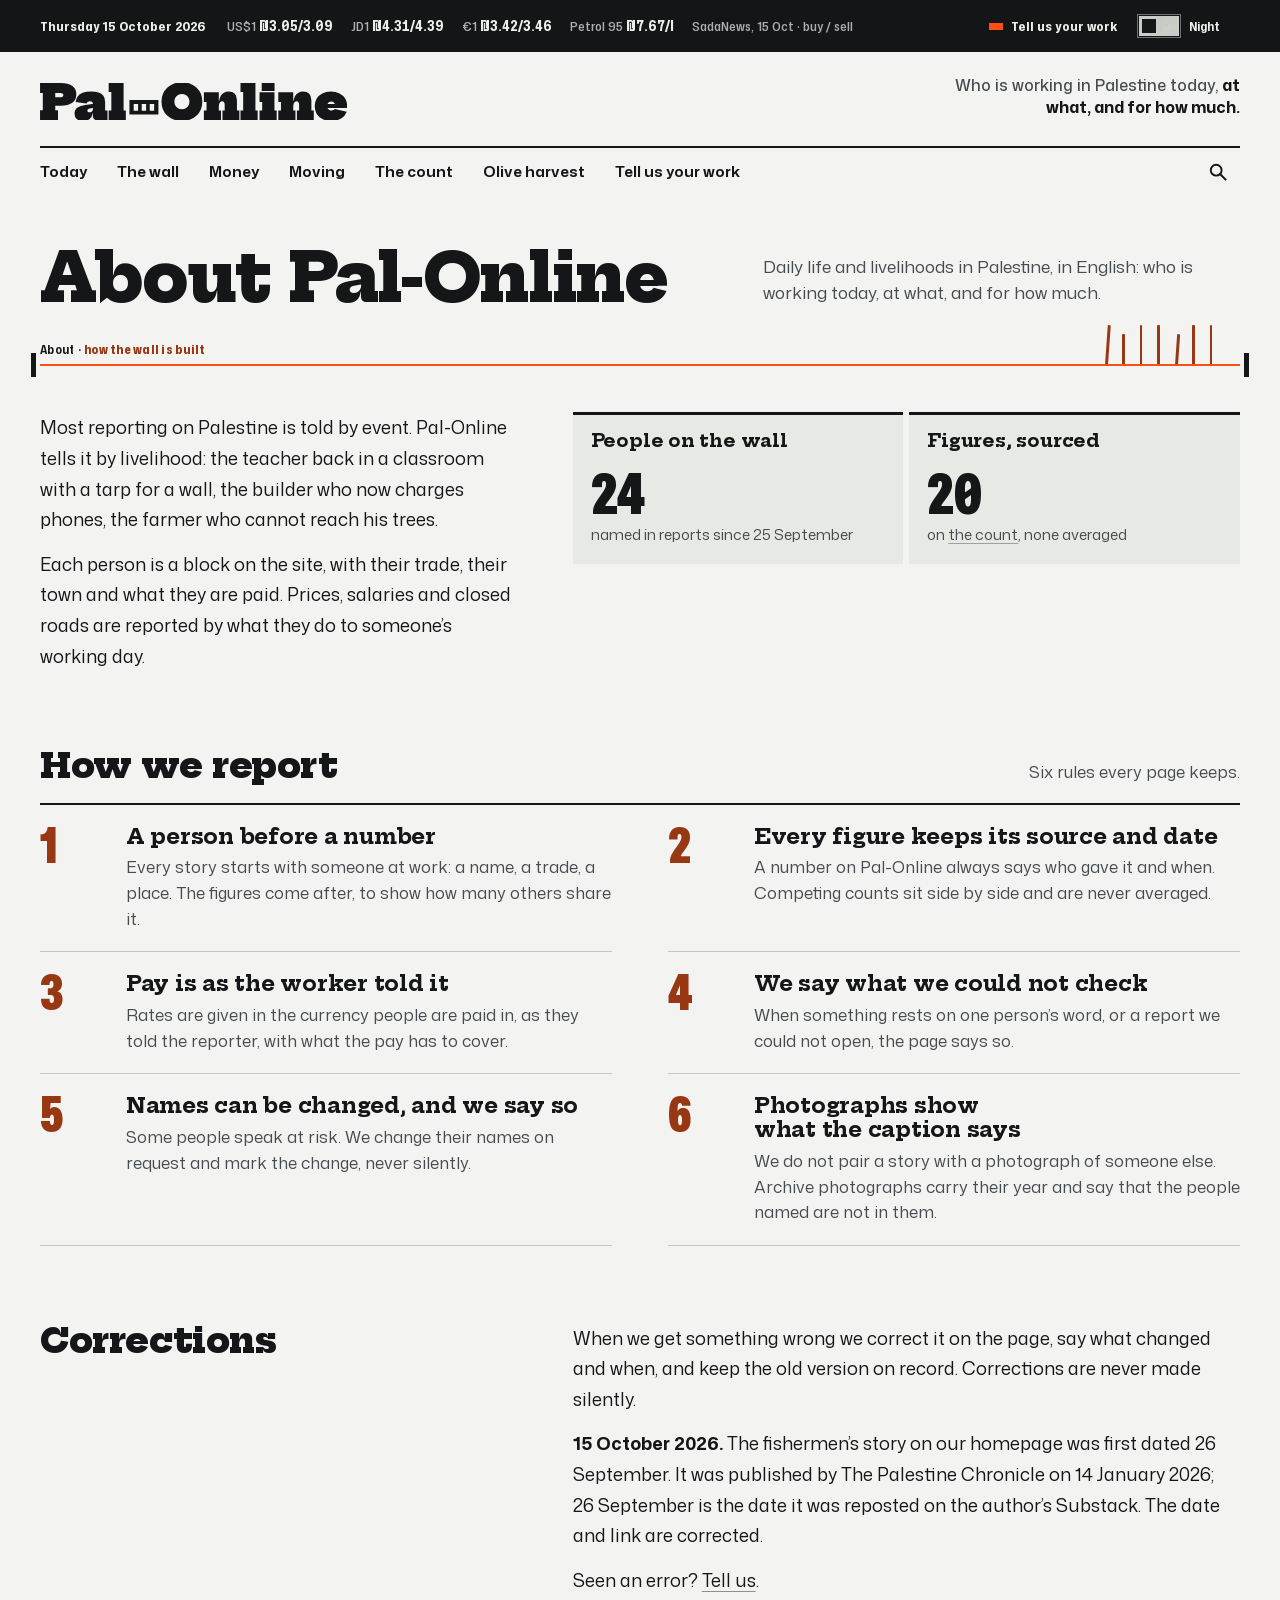
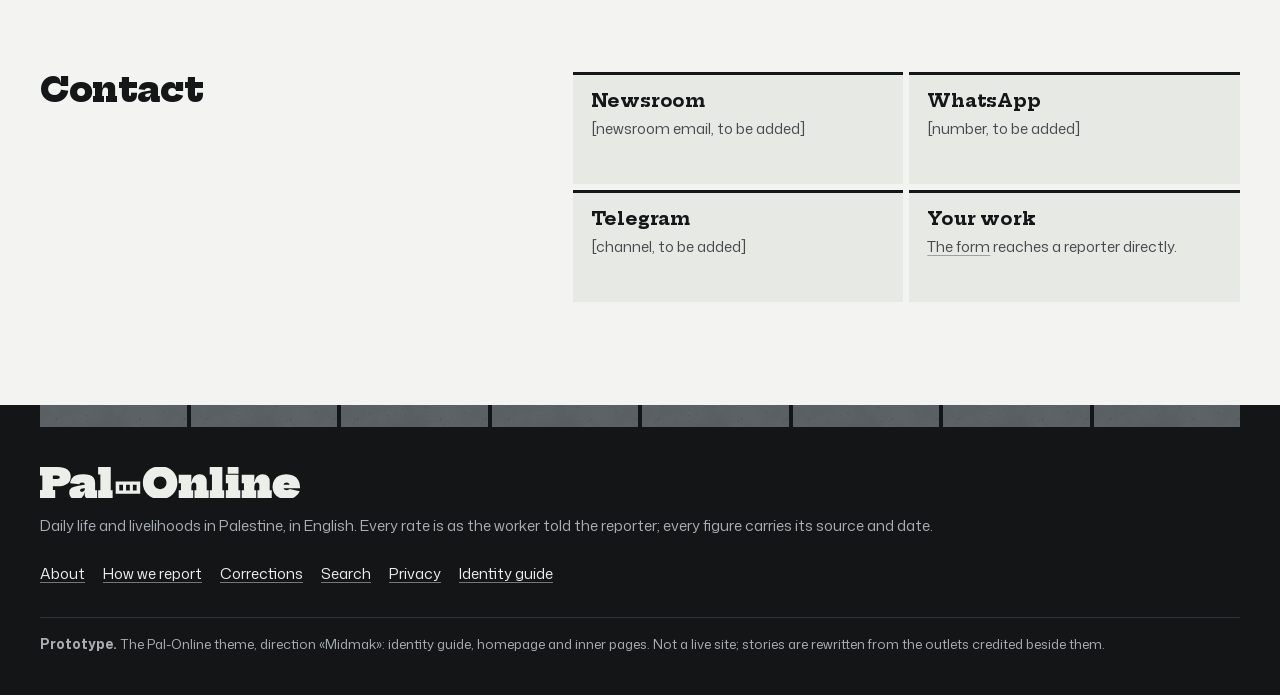
<file: about.html>
<!doctype html>
<html lang="en">
<head>
<meta charset="utf-8">
<meta name="viewport" content="width=device-width, initial-scale=1">
<script>try{var t=localStorage.getItem('po-theme');if(t==='light'||t==='dark')document.documentElement.setAttribute('data-theme',t)}catch(e){}</script>
<meta name="robots" content="noindex, nofollow">
<title>About Pal-Online and how we report</title>
<meta name="description" content="What Pal-Online is, how it reports, and how it corrects mistakes.">
<meta property="og:type" content="website">
<meta property="og:site_name" content="Pal-Online">
<meta property="og:title" content="About Pal-Online and how we report">
<meta property="og:description" content="What Pal-Online is, how it reports, and how it corrects mistakes.">
<meta property="og:url" content="https://taktek-dev.github.io/pal-online-prototype/about.html">
<meta property="og:image" content="https://taktek-dev.github.io/pal-online-prototype/assets/og.png">
<meta property="og:image:width" content="1200">
<meta property="og:image:height" content="630">
<meta name="twitter:card" content="summary_large_image">
<meta name="theme-color" content="#F3F4F1" media="(prefers-color-scheme: light)">
<meta name="theme-color" content="#101213" media="(prefers-color-scheme: dark)">
<link rel="icon" href="assets/brand/favicon.svg?v=25" type="image/svg+xml">
<link rel="apple-touch-icon" href="assets/brand/apple-touch-icon.png?v=25">
<link rel="manifest" href="manifest.webmanifest?v=25">
<link rel="preload" href="assets/fonts/hepta-slab-800.woff2?v=1" as="font" type="font/woff2" crossorigin>
<link rel="preload" href="assets/fonts/mona-sans.woff2?v=1" as="font" type="font/woff2" crossorigin>
<link rel="stylesheet" href="assets/css/po.css?v=25">
<link rel="stylesheet" href="assets/css/home.css?v=25">
<link rel="stylesheet" href="assets/css/pages.css?v=25">
<script type="application/ld+json">{"@context": "https://schema.org", "@type": "BreadcrumbList", "itemListElement": [{"@type": "ListItem", "position": 1, "name": "Today", "item": "https://taktek-dev.github.io/pal-online-prototype/home.html"}, {"@type": "ListItem", "position": 2, "name": "About Pal-Online and how we report", "item": "https://taktek-dev.github.io/pal-online-prototype/about.html"}]}</script>
</head>
<body>
<!--
THESIS: Palestine reported by livelihood, built as a wall: every worker is a block with a name, a trade, a place and a rate; today's course is laid on top. Refuses the broadsheet grid of headline, photo and hairlines.
OWN-WORLD: lime-mortar ground, cast-concrete blocks (three-core hollow block) in running bond, charcoal ink, one orange mason's line, oxide rebar, sprayed marks for state. Hepta Slab (block serif) over Mona Sans.
STORY: the reader meets named people and what they are paid before any institution, sees whose count says what, and adds their own block.
FIRST VIEWPORT: wordmark with the block hyphen; the line stretched across; the lead (photo opening, headline, rate) as a corner two blocks wide, three courses high; seven people bonded beside it.
FORM: Midmak, candidate 4 of 7; seed 8b1ac050.
FINISH: unreviewed and undocumented is unfinished; this build ends with the finish review, the verdict, and DESIGN.md
-->
<a class="skip" href="#main">Skip to the page</a>
<div class="strip"><div class="wrap"><time datetime="2026-10-15">Thursday 15 October 2026</time><ul class="rates" aria-label="Exchange rates and fuel"><li>US$1 <b>₪3.05/3.09</b></li><li>JD1 <b>₪4.31/4.39</b></li><li>€1 <b>₪3.42/3.46</b></li><li>Petrol 95 <b>₪7.67/l</b></li><li class="by">SadaNews, 15 Oct · buy / sell</li></ul><a class="tell-link" href="tell.html">Tell us your work</a><button class="theme" type="button" role="switch" aria-checked="false" aria-label="Night colours"><span class="sw" aria-hidden="true"></span><span class="lab" aria-hidden="true">Night</span></button></div></div>
<header class="mast mast--inner"><div class="wrap"><a class="home" href="home.html" aria-label="Pal-Online, home"><svg viewBox="42 0 12724 1544" role="img" aria-label="Pal-Online"><path fill="currentColor" d="M42 1544V1130H156V414H42V0H672V1130H786V1544ZM546 944V590H878Q943 590 975.5 567.5Q1008 545 1008.0 500.42056074766356Q1008 455 972.5 434.5Q937 414 880 414H580V0H900Q1223 0 1384.5 124.26701570680632Q1546.0 248.53403141361264 1546 470Q1546 582 1503.5 670.0Q1461 758 1378.0 819.0Q1295 880 1173.5 912.0Q1052 944 894 944ZM2412 1544Q2325 1544 2277.5 1496.0Q2230 1448 2230 1360V1170L2258 1130L2242 1018L2230 966V862Q2230 821 2212.5 798.0Q2195 775 2166.5 765.5Q2138 756 2106 756Q2061 756 2022.5 774.5Q1984 793 1970 846L1516 792Q1533 663 1602.0 563.5Q1671 464 1807.5 408.0Q1944 352 2164 352Q2336 352 2465.0 391.5Q2594 431 2666.0 524.0Q2738 617 2738 776V1136H2838V1544ZM1830 1574Q1649 1574 1559.5 1488.5Q1470 1403 1470 1262Q1470 1100 1585.5 1021.5Q1701 943 1920 912L2284 858V1026L2114 1052Q2054 1059 2028.0 1083.0Q2002 1107 2002 1142Q2002 1178 2027.0 1197.0Q2052 1216 2092 1216Q2127 1216 2161.5 1197.5Q2196 1179 2219.0 1136.0Q2242 1093 2242 1018L2288 1252H2220Q2198 1418 2094.5 1496.0Q1991 1574 1830 1574ZM3504 1138H3596V1544H2886V1138H2996V370H2886V-36H3504Z"/><path fill="var(--block-fill,currentColor)" fill-rule="evenodd" d="M3746 708h1200v600h-1200zM3922 868h183v280h-183zM4255 868h183v280h-183zM4587 868h183v280h-183z"/><path fill="currentColor" d="M5920 1572Q5733 1572 5577.5 1513.5Q5422 1455 5309.5 1347.5Q5197 1240 5135.5 1092.8218298555378Q5074.0 945.6436597110754 5074.0 767.7817014446227Q5074 592 5135.5 446.5Q5197 301 5309.5 194.5Q5422 88 5577.5 30.0Q5733 -28 5920.5 -28.0Q6108 -28 6262.839211618257 29.966666666666697Q6417.678423236514 87.9333333333334 6530.339211618257 194.4666666666667Q6643 301 6704.5 446.64516129032256Q6766.0 592.2903225806451 6766.0 768.1048387096774Q6766 946 6704.5 1093.0Q6643 1240 6530.274193548387 1347.5345911949685Q6417.548387096775 1455.0691823899372 6262.619815668203 1513.5345911949685Q6107.6912442396315 1572.0 5920 1572ZM5920 1084Q6012 1084 6082.5 1043.5Q6153 1003 6192.5 931.8472222222222Q6232.0 860.6944444444445 6232 768Q6232.0 677.2346368715084 6192.541082164329 607.7625698324023Q6153.082164328657 538.2905027932961 6082.541082164329 499.14525139664806Q6012 460 5920 460Q5828 460 5757.458917835671 499.14525139664806Q5686.917835671343 538.2905027932961 5647.458917835671 607.7625698324023Q5608.0 677.2346368715084 5608 768Q5608.0 860.6944444444445 5647.5 931.8472222222222Q5687 1003 5757.5 1043.5Q5828 1084 5920 1084ZM7448 1138H7540V1544H6830V1138H6940V790H6830V384H7448ZM7692 1138V884Q7692 827 7663.5 792.5Q7635 758 7588 758Q7545 758 7513.5 788.0Q7482 818 7465.0 872.5Q7448 927 7448 1002L7380 740H7464Q7481 613 7531.5 527.5Q7582 442 7663.0 399.0Q7744 356 7854 356Q8022 356 8111.0 449.0Q8200 542 8200 716V1138H8300V1544H7600V1138ZM8966 1138H9058V1544H8348V1138H8458V370H8348V-36H8966ZM9754 1138H9846V1544H9136V1138H9246V790H9136V384H9754ZM9226 -36H9758V328H9226ZM10532 1138H10624V1544H9914V1138H10024V790H9914V384H10532ZM10776 1138V884Q10776 827 10747.5 792.5Q10719 758 10672 758Q10629 758 10597.5 788.0Q10566 818 10549.0 872.5Q10532 927 10532 1002L10464 740H10548Q10565 613 10615.5 527.5Q10666 442 10747.0 399.0Q10828 356 10938 356Q11106 356 11195.0 449.0Q11284 542 11284 716V1138H11384V1544H10684V1138ZM12106 1572Q11896 1572 11742.5 1496.0Q11589 1420 11505.5 1283.5Q11422 1147 11422 964Q11422 782 11504.0 645.0Q11586 508 11737.0 432.0Q11888 356 12094 356Q12300 356 12451.0 432.0Q12602 508 12684.0 645.0Q12766 782 12766 964Q12766 983 12766.0 1001.5Q12766 1020 12766 1040H12266Q12268 1019 12268.0 997.0Q12268 975 12268 954Q12268 892 12248.5 849.0Q12229 806 12193.0 784.0Q12157 762 12108 762Q12058 762 12021.0 785.5Q11984 809 11964.0 854.0Q11944 899 11944 964Q11944 1015 11965.0 1053.5Q11986 1092 12024.5 1114.0Q12063 1136 12116 1136Q12164 1136 12200.5 1119.5Q12237 1103 12258 1076L12752 1190Q12685 1368 12517.0 1470.0Q12349 1572 12106 1572ZM11746 1040V872H12358L12346 1040Z"/></svg></a><p class="motto">Who is working in Palestine today, <b>at what, and for how much.</b></p><nav class="nav" aria-label="Sections"><a href="home.html">Today</a><a href="wall.html">The wall</a><a href="money.html">Money</a><a href="moving.html">Moving</a><a href="count.html">The count</a><a href="harvest.html">Olive harvest</a><a href="tell.html">Tell us your work</a><a class="find" href="search.html"><svg viewBox="0 0 24 24" aria-hidden="true"><circle cx="10.5" cy="10.5" r="6.2" fill="none" stroke="currentColor" stroke-width="2.2"/><path d="M15.2 15.2 21 21" stroke="currentColor" stroke-width="2.4" stroke-linecap="square"/></svg><span class="sr">Search</span></a></nav></div></header><div class="bar" aria-hidden="true"><div class="wrap"><a class="home" href="home.html" tabindex="-1"><svg viewBox="42 0 12724 1544" role="img" aria-label="Pal-Online"><path fill="currentColor" d="M42 1544V1130H156V414H42V0H672V1130H786V1544ZM546 944V590H878Q943 590 975.5 567.5Q1008 545 1008.0 500.42056074766356Q1008 455 972.5 434.5Q937 414 880 414H580V0H900Q1223 0 1384.5 124.26701570680632Q1546.0 248.53403141361264 1546 470Q1546 582 1503.5 670.0Q1461 758 1378.0 819.0Q1295 880 1173.5 912.0Q1052 944 894 944ZM2412 1544Q2325 1544 2277.5 1496.0Q2230 1448 2230 1360V1170L2258 1130L2242 1018L2230 966V862Q2230 821 2212.5 798.0Q2195 775 2166.5 765.5Q2138 756 2106 756Q2061 756 2022.5 774.5Q1984 793 1970 846L1516 792Q1533 663 1602.0 563.5Q1671 464 1807.5 408.0Q1944 352 2164 352Q2336 352 2465.0 391.5Q2594 431 2666.0 524.0Q2738 617 2738 776V1136H2838V1544ZM1830 1574Q1649 1574 1559.5 1488.5Q1470 1403 1470 1262Q1470 1100 1585.5 1021.5Q1701 943 1920 912L2284 858V1026L2114 1052Q2054 1059 2028.0 1083.0Q2002 1107 2002 1142Q2002 1178 2027.0 1197.0Q2052 1216 2092 1216Q2127 1216 2161.5 1197.5Q2196 1179 2219.0 1136.0Q2242 1093 2242 1018L2288 1252H2220Q2198 1418 2094.5 1496.0Q1991 1574 1830 1574ZM3504 1138H3596V1544H2886V1138H2996V370H2886V-36H3504Z"/><path fill="var(--block-fill,currentColor)" fill-rule="evenodd" d="M3746 708h1200v600h-1200zM3922 868h183v280h-183zM4255 868h183v280h-183zM4587 868h183v280h-183z"/><path fill="currentColor" d="M5920 1572Q5733 1572 5577.5 1513.5Q5422 1455 5309.5 1347.5Q5197 1240 5135.5 1092.8218298555378Q5074.0 945.6436597110754 5074.0 767.7817014446227Q5074 592 5135.5 446.5Q5197 301 5309.5 194.5Q5422 88 5577.5 30.0Q5733 -28 5920.5 -28.0Q6108 -28 6262.839211618257 29.966666666666697Q6417.678423236514 87.9333333333334 6530.339211618257 194.4666666666667Q6643 301 6704.5 446.64516129032256Q6766.0 592.2903225806451 6766.0 768.1048387096774Q6766 946 6704.5 1093.0Q6643 1240 6530.274193548387 1347.5345911949685Q6417.548387096775 1455.0691823899372 6262.619815668203 1513.5345911949685Q6107.6912442396315 1572.0 5920 1572ZM5920 1084Q6012 1084 6082.5 1043.5Q6153 1003 6192.5 931.8472222222222Q6232.0 860.6944444444445 6232 768Q6232.0 677.2346368715084 6192.541082164329 607.7625698324023Q6153.082164328657 538.2905027932961 6082.541082164329 499.14525139664806Q6012 460 5920 460Q5828 460 5757.458917835671 499.14525139664806Q5686.917835671343 538.2905027932961 5647.458917835671 607.7625698324023Q5608.0 677.2346368715084 5608 768Q5608.0 860.6944444444445 5647.5 931.8472222222222Q5687 1003 5757.5 1043.5Q5828 1084 5920 1084ZM7448 1138H7540V1544H6830V1138H6940V790H6830V384H7448ZM7692 1138V884Q7692 827 7663.5 792.5Q7635 758 7588 758Q7545 758 7513.5 788.0Q7482 818 7465.0 872.5Q7448 927 7448 1002L7380 740H7464Q7481 613 7531.5 527.5Q7582 442 7663.0 399.0Q7744 356 7854 356Q8022 356 8111.0 449.0Q8200 542 8200 716V1138H8300V1544H7600V1138ZM8966 1138H9058V1544H8348V1138H8458V370H8348V-36H8966ZM9754 1138H9846V1544H9136V1138H9246V790H9136V384H9754ZM9226 -36H9758V328H9226ZM10532 1138H10624V1544H9914V1138H10024V790H9914V384H10532ZM10776 1138V884Q10776 827 10747.5 792.5Q10719 758 10672 758Q10629 758 10597.5 788.0Q10566 818 10549.0 872.5Q10532 927 10532 1002L10464 740H10548Q10565 613 10615.5 527.5Q10666 442 10747.0 399.0Q10828 356 10938 356Q11106 356 11195.0 449.0Q11284 542 11284 716V1138H11384V1544H10684V1138ZM12106 1572Q11896 1572 11742.5 1496.0Q11589 1420 11505.5 1283.5Q11422 1147 11422 964Q11422 782 11504.0 645.0Q11586 508 11737.0 432.0Q11888 356 12094 356Q12300 356 12451.0 432.0Q12602 508 12684.0 645.0Q12766 782 12766 964Q12766 983 12766.0 1001.5Q12766 1020 12766 1040H12266Q12268 1019 12268.0 997.0Q12268 975 12268 954Q12268 892 12248.5 849.0Q12229 806 12193.0 784.0Q12157 762 12108 762Q12058 762 12021.0 785.5Q11984 809 11964.0 854.0Q11944 899 11944 964Q11944 1015 11965.0 1053.5Q11986 1092 12024.5 1114.0Q12063 1136 12116 1136Q12164 1136 12200.5 1119.5Q12237 1103 12258 1076L12752 1190Q12685 1368 12517.0 1470.0Q12349 1572 12106 1572ZM11746 1040V872H12358L12346 1040Z"/></svg></a><nav><a href="home.html" tabindex="-1">Today</a><a href="wall.html" tabindex="-1">The wall</a><a href="money.html" tabindex="-1">Money</a><a href="moving.html" tabindex="-1">Moving</a><a href="count.html" tabindex="-1">The count</a><a href="harvest.html" tabindex="-1">Olive harvest</a><a href="tell.html" tabindex="-1">Tell us your work</a></nav></div><span class="bar-rider"></span></div>
<main id="main">
<header class="phead wrap"><div class="phead-grid"><h1>About Pal-Online</h1><p class="dek">Daily life and livelihoods in Palestine, in English: who is working today, at what, and for how much.</p></div><div class="mline" id="line-about"><span class="tag">About · <b>how the wall is built</b></span><div class="rebar" aria-hidden="true"><i></i><i></i><i></i><i></i><i></i><i></i><i></i></div><svg viewBox="0 0 1000 30" preserveAspectRatio="none" aria-hidden="true"><path class="string" d="M0 15L1000 15"/></svg></div></header><section class="wrap twocol" aria-labelledby="ab-h"><h2 class="sr" id="ab-h">What we do</h2>
<div class="prose"><p>Most reporting on Palestine is told by event. Pal-Online tells it by livelihood: the teacher back in a classroom with a tarp for a wall, the builder who now charges phones, the farmer who cannot reach his trees.</p>
<p>Each person is a block on the site, with their trade, their town and what they are paid. Prices, salaries and closed roads are reported by what they do to someone’s working day.</p></div>
<div class="wall contact" style="--halves:4"><div class="slab w"><h3>People on the wall</h3><p class="rate num">24</p><p>named in reports since 25 September</p></div>
<div class="slab w"><h3>Figures, sourced</h3><p class="rate num">20</p><p>on <a href="count.html">the count</a>, none averaged</p></div></div></section>
<section class="pblock wrap" id="how" aria-labelledby="how-h"><div class="sec-head"><h2 id="how-h">How we report</h2><p>Six rules every page keeps.</p></div><ol class="rules"><li><div><h3>A person before a number</h3><p>Every story starts with someone at work: a name, a trade, a place. The figures come after, to show how many others share it.</p></div></li><li><div><h3>Every figure keeps its source and date</h3><p>A number on Pal-Online always says who gave it and when. Competing counts sit side by side and are never averaged.</p></div></li><li><div><h3>Pay is as the worker told it</h3><p>Rates are given in the currency people are paid in, as they told the reporter, with what the pay has to cover.</p></div></li><li><div><h3>We say what we could not check</h3><p>When something rests on one person’s word, or a report we could not open, the page says so.</p></div></li><li><div><h3>Names can be changed, and we say so</h3><p>Some people speak at risk. We change their names on request and mark the change, never silently.</p></div></li><li><div><h3>Photographs show what the caption says</h3><p>We do not pair a story with a photograph of someone else. Archive photographs carry their year and say that the people named are not in them.</p></div></li></ol></section>
<section class="pblock wrap twocol" id="corrections" aria-labelledby="corr-h"><div><h2 id="corr-h" style="font-size:clamp(28px,2.7vw,40px)">Corrections</h2></div>
<div class="prose"><p>When we get something wrong we correct it on the page, say what changed and when, and keep the old version on record. Corrections are never made silently.</p>
<p><b>15 October 2026.</b> The fishermen’s story on our homepage was first dated 26 September. It was published by The Palestine Chronicle on 14 January 2026; 26 September is the date it was reposted on the author’s Substack. The date and link are corrected.</p>
<p>Seen an error? <a href="tell.html">Tell us</a>.</p></div></section>
<section class="pblock wrap twocol" aria-labelledby="ct-h"><div><h2 id="ct-h" style="font-size:clamp(28px,2.7vw,40px)">Contact</h2></div>
<div class="wall contact"><div class="slab w"><h3>Newsroom</h3><p>[newsroom email, to be added]</p></div><div class="slab w"><h3>WhatsApp</h3><p>[number, to be added]</p></div>
<div class="slab w"><h3>Telegram</h3><p>[channel, to be added]</p></div><div class="slab w"><h3>Your work</h3><p><a href="tell.html">The form</a> reaches a reporter directly.</p></div></div></section>
</main>
<footer class="foot"><div class="wrap"><div class="wall course-top" aria-hidden="true"><span class="w"></span><span class="w"></span><span class="w"></span><span class="w"></span><span class="w"></span><span class="w"></span><span class="w"></span><span class="w"></span></div><div class="foot-grid"><div><a class="home" href="home.html" aria-label="Pal-Online, home"><svg viewBox="42 0 12724 1544" role="img" aria-label="Pal-Online"><path fill="currentColor" d="M42 1544V1130H156V414H42V0H672V1130H786V1544ZM546 944V590H878Q943 590 975.5 567.5Q1008 545 1008.0 500.42056074766356Q1008 455 972.5 434.5Q937 414 880 414H580V0H900Q1223 0 1384.5 124.26701570680632Q1546.0 248.53403141361264 1546 470Q1546 582 1503.5 670.0Q1461 758 1378.0 819.0Q1295 880 1173.5 912.0Q1052 944 894 944ZM2412 1544Q2325 1544 2277.5 1496.0Q2230 1448 2230 1360V1170L2258 1130L2242 1018L2230 966V862Q2230 821 2212.5 798.0Q2195 775 2166.5 765.5Q2138 756 2106 756Q2061 756 2022.5 774.5Q1984 793 1970 846L1516 792Q1533 663 1602.0 563.5Q1671 464 1807.5 408.0Q1944 352 2164 352Q2336 352 2465.0 391.5Q2594 431 2666.0 524.0Q2738 617 2738 776V1136H2838V1544ZM1830 1574Q1649 1574 1559.5 1488.5Q1470 1403 1470 1262Q1470 1100 1585.5 1021.5Q1701 943 1920 912L2284 858V1026L2114 1052Q2054 1059 2028.0 1083.0Q2002 1107 2002 1142Q2002 1178 2027.0 1197.0Q2052 1216 2092 1216Q2127 1216 2161.5 1197.5Q2196 1179 2219.0 1136.0Q2242 1093 2242 1018L2288 1252H2220Q2198 1418 2094.5 1496.0Q1991 1574 1830 1574ZM3504 1138H3596V1544H2886V1138H2996V370H2886V-36H3504Z"/><path fill="var(--block-fill,currentColor)" fill-rule="evenodd" d="M3746 708h1200v600h-1200zM3922 868h183v280h-183zM4255 868h183v280h-183zM4587 868h183v280h-183z"/><path fill="currentColor" d="M5920 1572Q5733 1572 5577.5 1513.5Q5422 1455 5309.5 1347.5Q5197 1240 5135.5 1092.8218298555378Q5074.0 945.6436597110754 5074.0 767.7817014446227Q5074 592 5135.5 446.5Q5197 301 5309.5 194.5Q5422 88 5577.5 30.0Q5733 -28 5920.5 -28.0Q6108 -28 6262.839211618257 29.966666666666697Q6417.678423236514 87.9333333333334 6530.339211618257 194.4666666666667Q6643 301 6704.5 446.64516129032256Q6766.0 592.2903225806451 6766.0 768.1048387096774Q6766 946 6704.5 1093.0Q6643 1240 6530.274193548387 1347.5345911949685Q6417.548387096775 1455.0691823899372 6262.619815668203 1513.5345911949685Q6107.6912442396315 1572.0 5920 1572ZM5920 1084Q6012 1084 6082.5 1043.5Q6153 1003 6192.5 931.8472222222222Q6232.0 860.6944444444445 6232 768Q6232.0 677.2346368715084 6192.541082164329 607.7625698324023Q6153.082164328657 538.2905027932961 6082.541082164329 499.14525139664806Q6012 460 5920 460Q5828 460 5757.458917835671 499.14525139664806Q5686.917835671343 538.2905027932961 5647.458917835671 607.7625698324023Q5608.0 677.2346368715084 5608 768Q5608.0 860.6944444444445 5647.5 931.8472222222222Q5687 1003 5757.5 1043.5Q5828 1084 5920 1084ZM7448 1138H7540V1544H6830V1138H6940V790H6830V384H7448ZM7692 1138V884Q7692 827 7663.5 792.5Q7635 758 7588 758Q7545 758 7513.5 788.0Q7482 818 7465.0 872.5Q7448 927 7448 1002L7380 740H7464Q7481 613 7531.5 527.5Q7582 442 7663.0 399.0Q7744 356 7854 356Q8022 356 8111.0 449.0Q8200 542 8200 716V1138H8300V1544H7600V1138ZM8966 1138H9058V1544H8348V1138H8458V370H8348V-36H8966ZM9754 1138H9846V1544H9136V1138H9246V790H9136V384H9754ZM9226 -36H9758V328H9226ZM10532 1138H10624V1544H9914V1138H10024V790H9914V384H10532ZM10776 1138V884Q10776 827 10747.5 792.5Q10719 758 10672 758Q10629 758 10597.5 788.0Q10566 818 10549.0 872.5Q10532 927 10532 1002L10464 740H10548Q10565 613 10615.5 527.5Q10666 442 10747.0 399.0Q10828 356 10938 356Q11106 356 11195.0 449.0Q11284 542 11284 716V1138H11384V1544H10684V1138ZM12106 1572Q11896 1572 11742.5 1496.0Q11589 1420 11505.5 1283.5Q11422 1147 11422 964Q11422 782 11504.0 645.0Q11586 508 11737.0 432.0Q11888 356 12094 356Q12300 356 12451.0 432.0Q12602 508 12684.0 645.0Q12766 782 12766 964Q12766 983 12766.0 1001.5Q12766 1020 12766 1040H12266Q12268 1019 12268.0 997.0Q12268 975 12268 954Q12268 892 12248.5 849.0Q12229 806 12193.0 784.0Q12157 762 12108 762Q12058 762 12021.0 785.5Q11984 809 11964.0 854.0Q11944 899 11944 964Q11944 1015 11965.0 1053.5Q11986 1092 12024.5 1114.0Q12063 1136 12116 1136Q12164 1136 12200.5 1119.5Q12237 1103 12258 1076L12752 1190Q12685 1368 12517.0 1470.0Q12349 1572 12106 1572ZM11746 1040V872H12358L12346 1040Z"/></svg></a><p>Daily life and livelihoods in Palestine, in English. Every rate is as the worker told the reporter; every figure carries its source and date.</p><nav aria-label="Footer"><ul><li><a href="about.html">About</a></li><li><a href="about.html#how">How we report</a></li><li><a href="about.html#corrections">Corrections</a></li><li><a href="search.html">Search</a></li><li><a href="privacy.html">Privacy</a></li><li><a href="index.html">Identity guide</a></li></ul></nav></div><div id="sources"></div></div><p class="proto"><b>Prototype.</b> The Pal-Online theme, direction «Midmak»: identity guide, homepage and inner pages. Not a live site; stories are rewritten from the outlets credited beside them.</p></div></footer>
<script src="assets/js/po.js?v=25" defer></script>
<script src="assets/js/pages.js?v=25" defer></script>
</body>
</html>
</file>
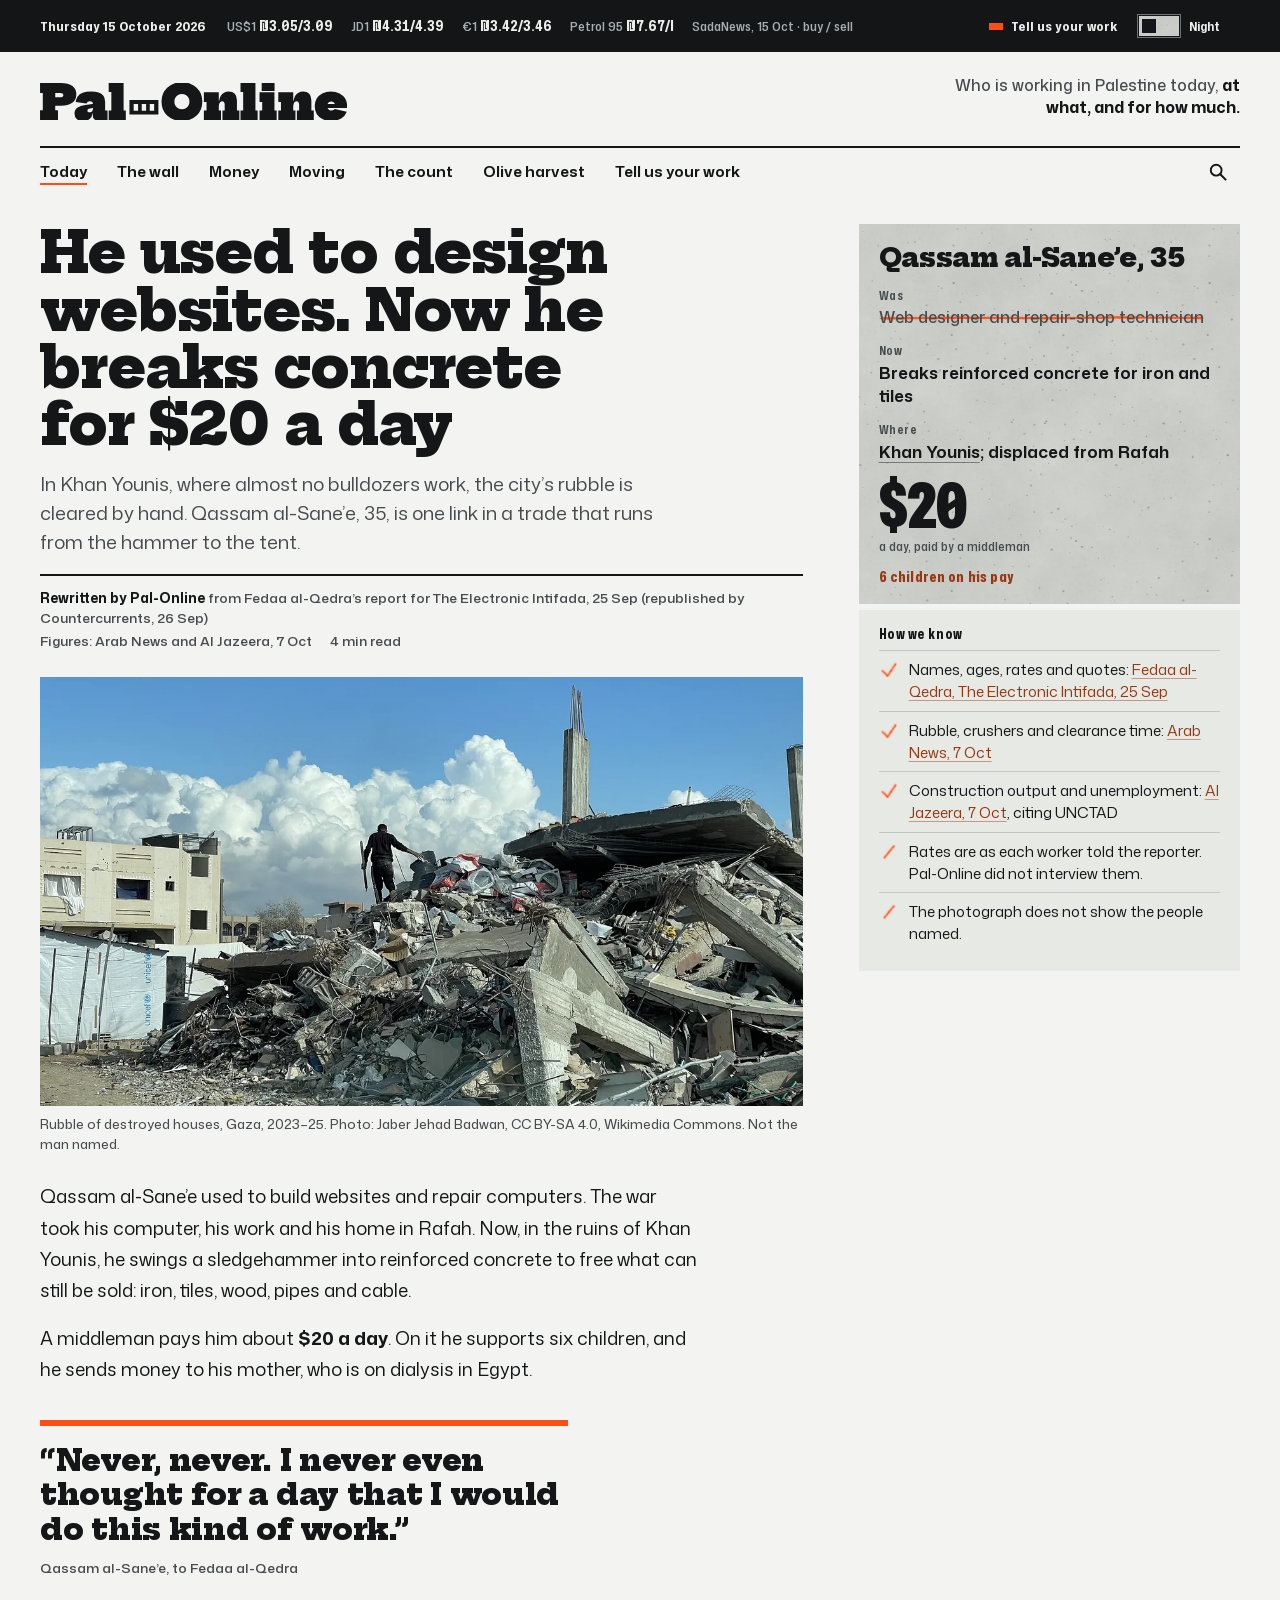
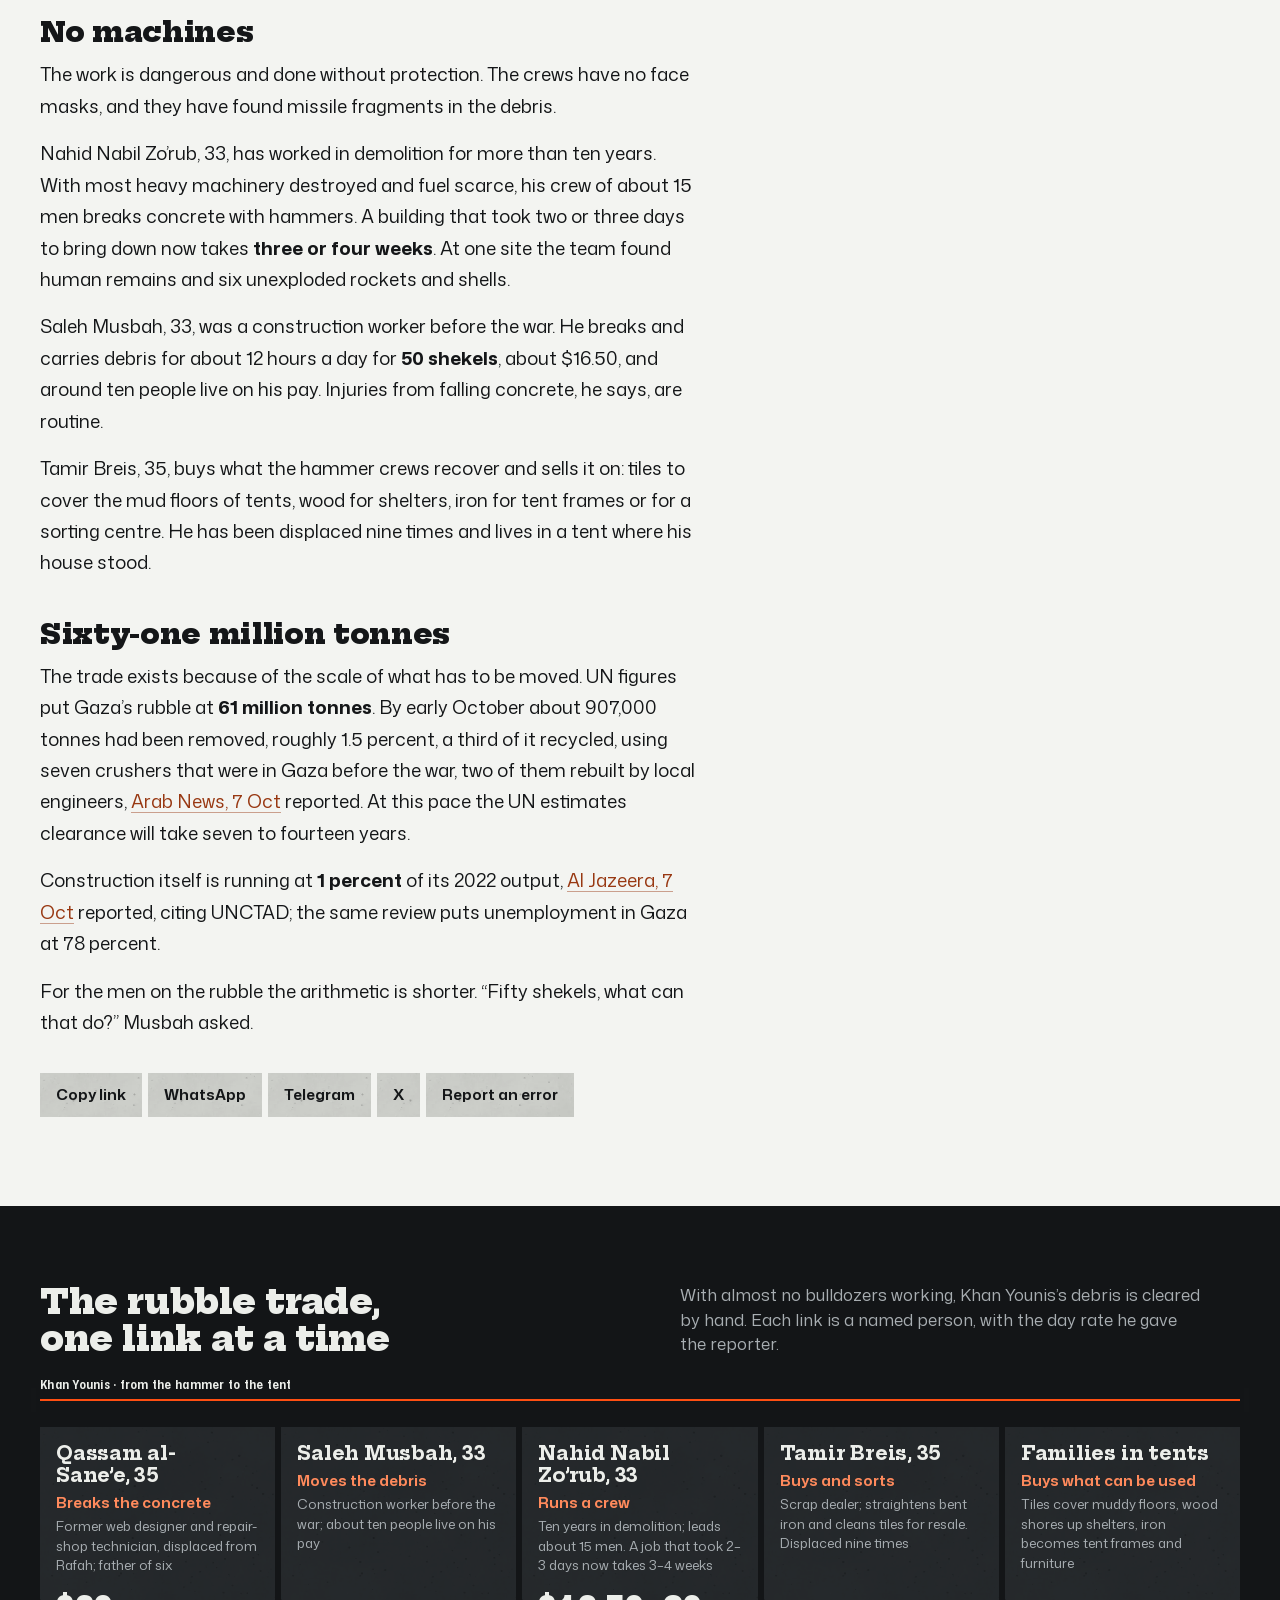
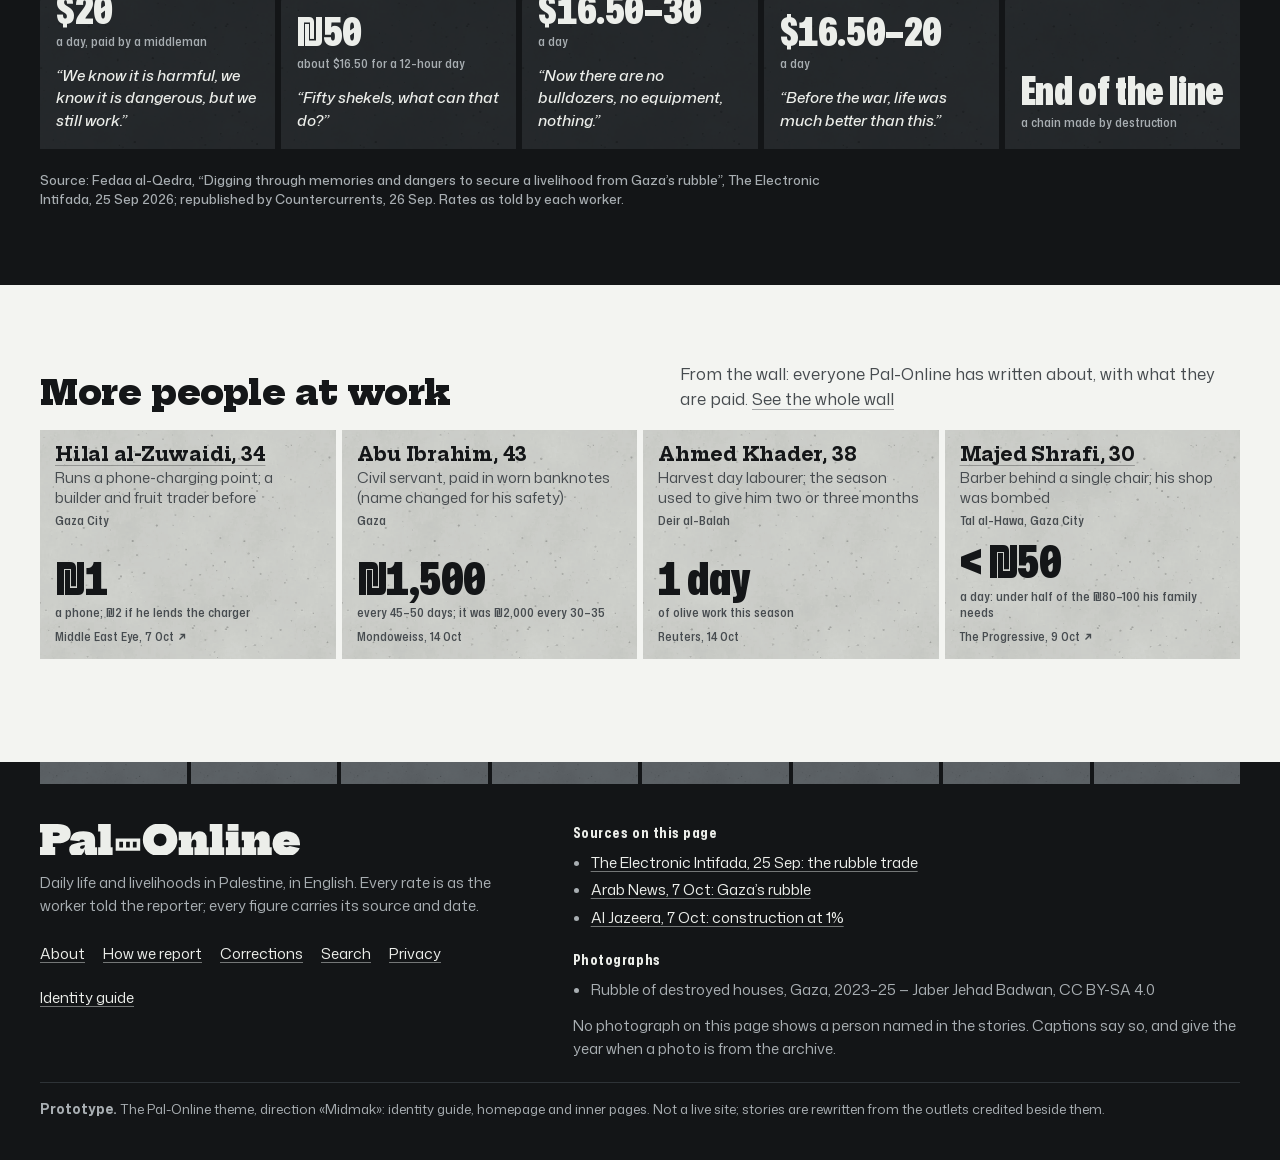
<file: article.html>
<!doctype html>
<html lang="en">
<head>
<meta charset="utf-8">
<meta name="viewport" content="width=device-width, initial-scale=1">
<script>try{var t=localStorage.getItem('po-theme');if(t==='light'||t==='dark')document.documentElement.setAttribute('data-theme',t)}catch(e){}</script>
<meta name="robots" content="noindex, nofollow">
<title>He used to design websites. Now he breaks concrete for $20 a day — Pal-Online</title>
<meta name="description" content="In Khan Younis the rubble is cleared by hand. Qassam al-Sane’e, 35, is one link in a trade that runs from the hammer to the tent.">
<meta property="og:type" content="website">
<meta property="og:site_name" content="Pal-Online">
<meta property="og:title" content="He used to design websites. Now he breaks concrete for $20 a day — Pal-Online">
<meta property="og:description" content="In Khan Younis the rubble is cleared by hand. Qassam al-Sane’e, 35, is one link in a trade that runs from the hammer to the tent.">
<meta property="og:url" content="https://taktek-dev.github.io/pal-online-prototype/article.html">
<meta property="og:image" content="https://taktek-dev.github.io/pal-online-prototype/assets/og.png">
<meta property="og:image:width" content="1200">
<meta property="og:image:height" content="630">
<meta name="twitter:card" content="summary_large_image">
<meta name="theme-color" content="#F3F4F1" media="(prefers-color-scheme: light)">
<meta name="theme-color" content="#101213" media="(prefers-color-scheme: dark)">
<link rel="icon" href="assets/brand/favicon.svg?v=25" type="image/svg+xml">
<link rel="apple-touch-icon" href="assets/brand/apple-touch-icon.png?v=25">
<link rel="manifest" href="manifest.webmanifest?v=25">
<link rel="preload" href="assets/fonts/hepta-slab-800.woff2?v=1" as="font" type="font/woff2" crossorigin>
<link rel="preload" href="assets/fonts/mona-sans.woff2?v=1" as="font" type="font/woff2" crossorigin>
<link rel="stylesheet" href="assets/css/po.css?v=25">
<link rel="stylesheet" href="assets/css/home.css?v=25">
<link rel="stylesheet" href="assets/css/pages.css?v=25">
<link rel="stylesheet" href="assets/css/print.css?v=25" media="print">
<script type="application/ld+json">{"@context": "https://schema.org", "@type": "BreadcrumbList", "itemListElement": [{"@type": "ListItem", "position": 1, "name": "Today", "item": "https://taktek-dev.github.io/pal-online-prototype/home.html"}, {"@type": "ListItem", "position": 2, "name": "The rubble trade", "item": "https://taktek-dev.github.io/pal-online-prototype/article.html"}]}</script>
<script type="application/ld+json">{"@context": "https://schema.org", "@type": "NewsArticle", "headline": "He used to design websites. Now he breaks concrete for $20 a day", "description": "In Khan Younis the rubble is cleared by hand. Qassam al-Sane’e, 35, is one link in a trade that runs from the hammer to the tent.", "image": ["https://taktek-dev.github.io/pal-online-prototype/assets/img/photo/gaza-man-on-rubble-1800.webp", "https://taktek-dev.github.io/pal-online-prototype/assets/og.png"], "datePublished": "2026-10-15", "dateModified": "2026-10-15", "inLanguage": "en", "author": {"@type": "NewsMediaOrganization", "name": "Pal-Online", "url": "https://taktek-dev.github.io/pal-online-prototype/home.html", "logo": {"@type": "ImageObject", "url": "https://taktek-dev.github.io/pal-online-prototype/assets/brand/social/avatar-night.png", "width": 1080, "height": 1080}}, "publisher": {"@type": "NewsMediaOrganization", "name": "Pal-Online", "url": "https://taktek-dev.github.io/pal-online-prototype/home.html", "logo": {"@type": "ImageObject", "url": "https://taktek-dev.github.io/pal-online-prototype/assets/brand/social/avatar-night.png", "width": 1080, "height": 1080}}, "mainEntityOfPage": "https://taktek-dev.github.io/pal-online-prototype/article.html", "contentLocation": {"@type": "Place", "name": "Khan Younis, Gaza"}, "isBasedOn": "https://electronicintifada.net/content/digging-through-memories-and-dangers-secure-livelihood-gazas-rubble/51661", "about": [{"@type": "Person", "name": "Qassam al-Sane’e", "jobTitle": "Rubble worker"}]}</script>
</head>
<body>
<!--
THESIS: Palestine reported by livelihood, built as a wall: every worker is a block with a name, a trade, a place and a rate; today's course is laid on top. Refuses the broadsheet grid of headline, photo and hairlines.
OWN-WORLD: lime-mortar ground, cast-concrete blocks (three-core hollow block) in running bond, charcoal ink, one orange mason's line, oxide rebar, sprayed marks for state. Hepta Slab (block serif) over Mona Sans.
STORY: the reader meets named people and what they are paid before any institution, sees whose count says what, and adds their own block.
FIRST VIEWPORT: wordmark with the block hyphen; the line stretched across; the lead (photo opening, headline, rate) as a corner two blocks wide, three courses high; seven people bonded beside it.
FORM: Midmak, candidate 4 of 7; seed 8b1ac050.
FINISH: unreviewed and undocumented is unfinished; this build ends with the finish review, the verdict, and DESIGN.md
-->
<a class="skip" href="#main">Skip to the page</a>
<div class="strip"><div class="wrap"><time datetime="2026-10-15">Thursday 15 October 2026</time><ul class="rates" aria-label="Exchange rates and fuel"><li>US$1 <b>₪3.05/3.09</b></li><li>JD1 <b>₪4.31/4.39</b></li><li>€1 <b>₪3.42/3.46</b></li><li>Petrol 95 <b>₪7.67/l</b></li><li class="by">SadaNews, 15 Oct · buy / sell</li></ul><a class="tell-link" href="tell.html">Tell us your work</a><button class="theme" type="button" role="switch" aria-checked="false" aria-label="Night colours"><span class="sw" aria-hidden="true"></span><span class="lab" aria-hidden="true">Night</span></button></div></div>
<header class="mast mast--inner"><div class="wrap"><a class="home" href="home.html" aria-label="Pal-Online, home"><svg viewBox="42 0 12724 1544" role="img" aria-label="Pal-Online"><path fill="currentColor" d="M42 1544V1130H156V414H42V0H672V1130H786V1544ZM546 944V590H878Q943 590 975.5 567.5Q1008 545 1008.0 500.42056074766356Q1008 455 972.5 434.5Q937 414 880 414H580V0H900Q1223 0 1384.5 124.26701570680632Q1546.0 248.53403141361264 1546 470Q1546 582 1503.5 670.0Q1461 758 1378.0 819.0Q1295 880 1173.5 912.0Q1052 944 894 944ZM2412 1544Q2325 1544 2277.5 1496.0Q2230 1448 2230 1360V1170L2258 1130L2242 1018L2230 966V862Q2230 821 2212.5 798.0Q2195 775 2166.5 765.5Q2138 756 2106 756Q2061 756 2022.5 774.5Q1984 793 1970 846L1516 792Q1533 663 1602.0 563.5Q1671 464 1807.5 408.0Q1944 352 2164 352Q2336 352 2465.0 391.5Q2594 431 2666.0 524.0Q2738 617 2738 776V1136H2838V1544ZM1830 1574Q1649 1574 1559.5 1488.5Q1470 1403 1470 1262Q1470 1100 1585.5 1021.5Q1701 943 1920 912L2284 858V1026L2114 1052Q2054 1059 2028.0 1083.0Q2002 1107 2002 1142Q2002 1178 2027.0 1197.0Q2052 1216 2092 1216Q2127 1216 2161.5 1197.5Q2196 1179 2219.0 1136.0Q2242 1093 2242 1018L2288 1252H2220Q2198 1418 2094.5 1496.0Q1991 1574 1830 1574ZM3504 1138H3596V1544H2886V1138H2996V370H2886V-36H3504Z"/><path fill="var(--block-fill,currentColor)" fill-rule="evenodd" d="M3746 708h1200v600h-1200zM3922 868h183v280h-183zM4255 868h183v280h-183zM4587 868h183v280h-183z"/><path fill="currentColor" d="M5920 1572Q5733 1572 5577.5 1513.5Q5422 1455 5309.5 1347.5Q5197 1240 5135.5 1092.8218298555378Q5074.0 945.6436597110754 5074.0 767.7817014446227Q5074 592 5135.5 446.5Q5197 301 5309.5 194.5Q5422 88 5577.5 30.0Q5733 -28 5920.5 -28.0Q6108 -28 6262.839211618257 29.966666666666697Q6417.678423236514 87.9333333333334 6530.339211618257 194.4666666666667Q6643 301 6704.5 446.64516129032256Q6766.0 592.2903225806451 6766.0 768.1048387096774Q6766 946 6704.5 1093.0Q6643 1240 6530.274193548387 1347.5345911949685Q6417.548387096775 1455.0691823899372 6262.619815668203 1513.5345911949685Q6107.6912442396315 1572.0 5920 1572ZM5920 1084Q6012 1084 6082.5 1043.5Q6153 1003 6192.5 931.8472222222222Q6232.0 860.6944444444445 6232 768Q6232.0 677.2346368715084 6192.541082164329 607.7625698324023Q6153.082164328657 538.2905027932961 6082.541082164329 499.14525139664806Q6012 460 5920 460Q5828 460 5757.458917835671 499.14525139664806Q5686.917835671343 538.2905027932961 5647.458917835671 607.7625698324023Q5608.0 677.2346368715084 5608 768Q5608.0 860.6944444444445 5647.5 931.8472222222222Q5687 1003 5757.5 1043.5Q5828 1084 5920 1084ZM7448 1138H7540V1544H6830V1138H6940V790H6830V384H7448ZM7692 1138V884Q7692 827 7663.5 792.5Q7635 758 7588 758Q7545 758 7513.5 788.0Q7482 818 7465.0 872.5Q7448 927 7448 1002L7380 740H7464Q7481 613 7531.5 527.5Q7582 442 7663.0 399.0Q7744 356 7854 356Q8022 356 8111.0 449.0Q8200 542 8200 716V1138H8300V1544H7600V1138ZM8966 1138H9058V1544H8348V1138H8458V370H8348V-36H8966ZM9754 1138H9846V1544H9136V1138H9246V790H9136V384H9754ZM9226 -36H9758V328H9226ZM10532 1138H10624V1544H9914V1138H10024V790H9914V384H10532ZM10776 1138V884Q10776 827 10747.5 792.5Q10719 758 10672 758Q10629 758 10597.5 788.0Q10566 818 10549.0 872.5Q10532 927 10532 1002L10464 740H10548Q10565 613 10615.5 527.5Q10666 442 10747.0 399.0Q10828 356 10938 356Q11106 356 11195.0 449.0Q11284 542 11284 716V1138H11384V1544H10684V1138ZM12106 1572Q11896 1572 11742.5 1496.0Q11589 1420 11505.5 1283.5Q11422 1147 11422 964Q11422 782 11504.0 645.0Q11586 508 11737.0 432.0Q11888 356 12094 356Q12300 356 12451.0 432.0Q12602 508 12684.0 645.0Q12766 782 12766 964Q12766 983 12766.0 1001.5Q12766 1020 12766 1040H12266Q12268 1019 12268.0 997.0Q12268 975 12268 954Q12268 892 12248.5 849.0Q12229 806 12193.0 784.0Q12157 762 12108 762Q12058 762 12021.0 785.5Q11984 809 11964.0 854.0Q11944 899 11944 964Q11944 1015 11965.0 1053.5Q11986 1092 12024.5 1114.0Q12063 1136 12116 1136Q12164 1136 12200.5 1119.5Q12237 1103 12258 1076L12752 1190Q12685 1368 12517.0 1470.0Q12349 1572 12106 1572ZM11746 1040V872H12358L12346 1040Z"/></svg></a><p class="motto">Who is working in Palestine today, <b>at what, and for how much.</b></p><nav class="nav" aria-label="Sections"><a href="home.html" aria-current="page">Today</a><a href="wall.html">The wall</a><a href="money.html">Money</a><a href="moving.html">Moving</a><a href="count.html">The count</a><a href="harvest.html">Olive harvest</a><a href="tell.html">Tell us your work</a><a class="find" href="search.html"><svg viewBox="0 0 24 24" aria-hidden="true"><circle cx="10.5" cy="10.5" r="6.2" fill="none" stroke="currentColor" stroke-width="2.2"/><path d="M15.2 15.2 21 21" stroke="currentColor" stroke-width="2.4" stroke-linecap="square"/></svg><span class="sr">Search</span></a></nav></div></header><div class="bar" aria-hidden="true"><div class="wrap"><a class="home" href="home.html" tabindex="-1"><svg viewBox="42 0 12724 1544" role="img" aria-label="Pal-Online"><path fill="currentColor" d="M42 1544V1130H156V414H42V0H672V1130H786V1544ZM546 944V590H878Q943 590 975.5 567.5Q1008 545 1008.0 500.42056074766356Q1008 455 972.5 434.5Q937 414 880 414H580V0H900Q1223 0 1384.5 124.26701570680632Q1546.0 248.53403141361264 1546 470Q1546 582 1503.5 670.0Q1461 758 1378.0 819.0Q1295 880 1173.5 912.0Q1052 944 894 944ZM2412 1544Q2325 1544 2277.5 1496.0Q2230 1448 2230 1360V1170L2258 1130L2242 1018L2230 966V862Q2230 821 2212.5 798.0Q2195 775 2166.5 765.5Q2138 756 2106 756Q2061 756 2022.5 774.5Q1984 793 1970 846L1516 792Q1533 663 1602.0 563.5Q1671 464 1807.5 408.0Q1944 352 2164 352Q2336 352 2465.0 391.5Q2594 431 2666.0 524.0Q2738 617 2738 776V1136H2838V1544ZM1830 1574Q1649 1574 1559.5 1488.5Q1470 1403 1470 1262Q1470 1100 1585.5 1021.5Q1701 943 1920 912L2284 858V1026L2114 1052Q2054 1059 2028.0 1083.0Q2002 1107 2002 1142Q2002 1178 2027.0 1197.0Q2052 1216 2092 1216Q2127 1216 2161.5 1197.5Q2196 1179 2219.0 1136.0Q2242 1093 2242 1018L2288 1252H2220Q2198 1418 2094.5 1496.0Q1991 1574 1830 1574ZM3504 1138H3596V1544H2886V1138H2996V370H2886V-36H3504Z"/><path fill="var(--block-fill,currentColor)" fill-rule="evenodd" d="M3746 708h1200v600h-1200zM3922 868h183v280h-183zM4255 868h183v280h-183zM4587 868h183v280h-183z"/><path fill="currentColor" d="M5920 1572Q5733 1572 5577.5 1513.5Q5422 1455 5309.5 1347.5Q5197 1240 5135.5 1092.8218298555378Q5074.0 945.6436597110754 5074.0 767.7817014446227Q5074 592 5135.5 446.5Q5197 301 5309.5 194.5Q5422 88 5577.5 30.0Q5733 -28 5920.5 -28.0Q6108 -28 6262.839211618257 29.966666666666697Q6417.678423236514 87.9333333333334 6530.339211618257 194.4666666666667Q6643 301 6704.5 446.64516129032256Q6766.0 592.2903225806451 6766.0 768.1048387096774Q6766 946 6704.5 1093.0Q6643 1240 6530.274193548387 1347.5345911949685Q6417.548387096775 1455.0691823899372 6262.619815668203 1513.5345911949685Q6107.6912442396315 1572.0 5920 1572ZM5920 1084Q6012 1084 6082.5 1043.5Q6153 1003 6192.5 931.8472222222222Q6232.0 860.6944444444445 6232 768Q6232.0 677.2346368715084 6192.541082164329 607.7625698324023Q6153.082164328657 538.2905027932961 6082.541082164329 499.14525139664806Q6012 460 5920 460Q5828 460 5757.458917835671 499.14525139664806Q5686.917835671343 538.2905027932961 5647.458917835671 607.7625698324023Q5608.0 677.2346368715084 5608 768Q5608.0 860.6944444444445 5647.5 931.8472222222222Q5687 1003 5757.5 1043.5Q5828 1084 5920 1084ZM7448 1138H7540V1544H6830V1138H6940V790H6830V384H7448ZM7692 1138V884Q7692 827 7663.5 792.5Q7635 758 7588 758Q7545 758 7513.5 788.0Q7482 818 7465.0 872.5Q7448 927 7448 1002L7380 740H7464Q7481 613 7531.5 527.5Q7582 442 7663.0 399.0Q7744 356 7854 356Q8022 356 8111.0 449.0Q8200 542 8200 716V1138H8300V1544H7600V1138ZM8966 1138H9058V1544H8348V1138H8458V370H8348V-36H8966ZM9754 1138H9846V1544H9136V1138H9246V790H9136V384H9754ZM9226 -36H9758V328H9226ZM10532 1138H10624V1544H9914V1138H10024V790H9914V384H10532ZM10776 1138V884Q10776 827 10747.5 792.5Q10719 758 10672 758Q10629 758 10597.5 788.0Q10566 818 10549.0 872.5Q10532 927 10532 1002L10464 740H10548Q10565 613 10615.5 527.5Q10666 442 10747.0 399.0Q10828 356 10938 356Q11106 356 11195.0 449.0Q11284 542 11284 716V1138H11384V1544H10684V1138ZM12106 1572Q11896 1572 11742.5 1496.0Q11589 1420 11505.5 1283.5Q11422 1147 11422 964Q11422 782 11504.0 645.0Q11586 508 11737.0 432.0Q11888 356 12094 356Q12300 356 12451.0 432.0Q12602 508 12684.0 645.0Q12766 782 12766 964Q12766 983 12766.0 1001.5Q12766 1020 12766 1040H12266Q12268 1019 12268.0 997.0Q12268 975 12268 954Q12268 892 12248.5 849.0Q12229 806 12193.0 784.0Q12157 762 12108 762Q12058 762 12021.0 785.5Q11984 809 11964.0 854.0Q11944 899 11944 964Q11944 1015 11965.0 1053.5Q11986 1092 12024.5 1114.0Q12063 1136 12116 1136Q12164 1136 12200.5 1119.5Q12237 1103 12258 1076L12752 1190Q12685 1368 12517.0 1470.0Q12349 1572 12106 1572ZM11746 1040V872H12358L12346 1040Z"/></svg></a><nav><a href="home.html" aria-current="page" tabindex="-1">Today</a><a href="wall.html" tabindex="-1">The wall</a><a href="money.html" tabindex="-1">Money</a><a href="moving.html" tabindex="-1">Moving</a><a href="count.html" tabindex="-1">The count</a><a href="harvest.html" tabindex="-1">Olive harvest</a><a href="tell.html" tabindex="-1">Tell us your work</a></nav></div><span class="bar-rider"></span></div>
<main id="main">
<div class="wrap"><article class="art" aria-labelledby="art-h">
<div>
<h1 id="art-h">He used to design websites. Now he breaks concrete for $20 a day</h1>
<p class="dek">In Khan Younis, where almost no bulldozers work, the city’s rubble is cleared by hand. Qassam al-Sane’e, 35, is one link in a trade that runs from the hammer to the tent.</p>
<p class="byline"><span><b>Rewritten by Pal-Online</b> from Fedaa al-Qedra’s report for The Electronic Intifada, 25 Sep (republished by Countercurrents, 26 Sep)</span><span>Figures: Arab News and Al Jazeera, 7 Oct</span><span>4 min read</span></p>
<figure class="opening"><img src="assets/img/photo/gaza-man-on-rubble-1200.webp?v=25" srcset="assets/img/photo/gaza-man-on-rubble-700.webp?v=25 700w, assets/img/photo/gaza-man-on-rubble-1200.webp?v=25 1200w, assets/img/photo/gaza-man-on-rubble-1800.webp?v=25 1800w" sizes="(max-width:1100px) 100vw, 860px" width="1800" height="1012" alt="A man stands on a mound of concrete rubble and twisted debris from collapsed houses in Gaza." fetchpriority="high">
<figcaption>Rubble of destroyed houses, Gaza, 2023–25. Photo: Jaber Jehad Badwan, CC BY-SA 4.0, Wikimedia Commons. Not the man named.</figcaption></figure>
<div class="body">
<p>Qassam al-Sane’e used to build websites and repair computers. The war took his computer, his work and his home in Rafah. Now, in the ruins of Khan Younis, he swings a sledgehammer into reinforced concrete to free what can still be sold: iron, tiles, wood, pipes and cable.</p>
<p>A middleman pays him about <b>$20 a day</b>. On it he supports six children, and he sends money to his mother, who is on dialysis in Egypt.</p>
<blockquote class="pull">“Never, never. I never even thought for a day that I would do this kind of work.”<footer>Qassam al-Sane’e, to Fedaa al-Qedra</footer></blockquote>
<h2>No machines</h2>
<p>The work is dangerous and done without protection. The crews have no face masks, and they have found missile fragments in the debris.</p>
<p>Nahid Nabil Zo’rub, 33, has worked in demolition for more than ten years. With most heavy machinery destroyed and fuel scarce, his crew of about 15 men breaks concrete with hammers. A building that took two or three days to bring down now takes <b>three or four weeks</b>. At one site the team found human remains and six unexploded rockets and shells.</p>
<p>Saleh Musbah, 33, was a construction worker before the war. He breaks and carries debris for about 12 hours a day for <b>50 shekels</b>, about $16.50, and around ten people live on his pay. Injuries from falling concrete, he says, are routine.</p>
<p>Tamir Breis, 35, buys what the hammer crews recover and sells it on: tiles to cover the mud floors of tents, wood for shelters, iron for tent frames or for a sorting centre. He has been displaced nine times and lives in a tent where his house stood.</p>
<h2>Sixty-one million tonnes</h2>
<p>The trade exists because of the scale of what has to be moved. UN figures put Gaza’s rubble at <b>61 million tonnes</b>. By early October about 907,000 tonnes had been removed, roughly 1.5 percent, a third of it recycled, using seven crushers that were in Gaza before the war, two of them rebuilt by local engineers, <a href="https://www.arabnews.pk/middle-east/what-gazas-rubble-reveals-about-the-scale-dangers-and-politics-of-reconstruction-3003396" rel="noopener">Arab News, 7 Oct</a> reported. At this pace the UN estimates clearance will take seven to fourteen years.</p>
<p>Construction itself is running at <b>1 percent</b> of its 2022 output, <a href="https://www.aljazeera.com/news/2026/10/7/how-three-years-of-israels-genocidal-war-have-changed-gaza" rel="noopener">Al Jazeera, 7 Oct</a> reported, citing UNCTAD; the same review puts unemployment in Gaza at 78 percent.</p>
<p>For the men on the rubble the arithmetic is shorter. “Fifty shekels, what can that do?” Musbah asked.</p>
</div>
<div class="share" aria-label="Share this story">
<button type="button" data-copy>Copy link</button>
<a href="https://wa.me/?text=He%20used%20to%20design%20websites.%20Now%20he%20breaks%20concrete%20for%20%2420%20a%20day%20https://taktek-dev.github.io/pal-online-prototype/article.html" rel="noopener">WhatsApp</a>
<a href="https://t.me/share/url?url=https://taktek-dev.github.io/pal-online-prototype/article.html" rel="noopener">Telegram</a>
<a href="https://x.com/intent/post?url=https://taktek-dev.github.io/pal-online-prototype/article.html" rel="noopener">X</a>
<a href="tell.html">Report an error</a>
</div>
</div>
<aside class="aside" aria-label="The person in this story and our sources">
<div class="blk idb">
<h2>Qassam al-Sane’e, 35</h2>
<p class="lbl">Was</p><p class="was"><span class="spray">Web designer and repair-shop technician</span></p>
<p class="lbl">Now</p><p class="now">Breaks reinforced concrete for iron and tiles</p>
<p class="lbl">Where</p><p class="now"><a href="khan-younis.html">Khan Younis</a>; displaced from Rafah</p>
<p class="rate num">$20<small>a day, paid by a middleman</small></p>
<span class="chalk">6 children on his pay</span>
</div>
<div class="howknow"><h2>How we know</h2><ul>
<li><i class="x-mark sp sp-t" aria-hidden="true"></i><span>Names, ages, rates and quotes: <a href="https://electronicintifada.net/content/digging-through-memories-and-dangers-secure-livelihood-gazas-rubble/51661" rel="noopener">Fedaa al-Qedra, The Electronic Intifada, 25 Sep</a></span></li>
<li><i class="x-mark sp sp-t" aria-hidden="true"></i><span>Rubble, crushers and clearance time: <a href="https://www.arabnews.pk/middle-east/what-gazas-rubble-reveals-about-the-scale-dangers-and-politics-of-reconstruction-3003396" rel="noopener">Arab News, 7 Oct</a></span></li>
<li><i class="x-mark sp sp-t" aria-hidden="true"></i><span>Construction output and unemployment: <a href="https://www.aljazeera.com/news/2026/10/7/how-three-years-of-israels-genocidal-war-have-changed-gaza" rel="noopener">Al Jazeera, 7 Oct</a>, citing UNCTAD</span></li>
<li><i class="x-mark sp sp-s" aria-hidden="true"></i><span>Rates are as each worker told the reporter. Pal-Online did not interview them.</span></li>
<li><i class="x-mark sp sp-s" aria-hidden="true"></i><span>The photograph does not show the people named.</span></li>
</ul></div>
</aside>
</article></div>
<section class="chain" id="chain" aria-labelledby="chain-h"><div class="wrap"><div class="sec-head"><h2 id="chain-h">The rubble trade, one link at a time</h2><p>With almost no bulldozers working, Khan Younis’s debris is cleared by hand. Each link is a named person, with the day rate he gave the reporter.</p></div><div class="mline" id="line-chain"><span class="tag">Khan Younis · from the hammer to the tent</span><svg viewBox="0 0 1000 30" preserveAspectRatio="none" aria-hidden="true"><path class="string" d="M0 15L1000 15"/></svg></div><ol class="wall links lay" data-line="line-chain"><li class="blk blk--night w"><h3>Qassam al-Sane’e, 35</h3><p class="role">Breaks the concrete</p><p class="who-is">Former web designer and repair-shop technician, displaced from Rafah; father of six</p><p class="rate num">$20<small>a day, paid by a middleman</small></p><q>We know it is harmful, we know it is dangerous, but we still work.</q></li><li class="blk blk--night w"><h3>Saleh Musbah, 33</h3><p class="role">Moves the debris</p><p class="who-is">Construction worker before the war; about ten people live on his pay</p><p class="rate num">₪50<small>about $16.50 for a 12-hour day</small></p><q>Fifty shekels, what can that do?</q></li><li class="blk blk--night w"><h3>Nahid Nabil Zo’rub, 33</h3><p class="role">Runs a crew</p><p class="who-is">Ten years in demolition; leads about 15 men. A job that took 2–3 days now takes 3–4 weeks</p><p class="rate num">$16.50–30<small>a day</small></p><q>Now there are no bulldozers, no equipment, nothing.</q></li><li class="blk blk--night w"><h3>Tamir Breis, 35</h3><p class="role">Buys and sorts</p><p class="who-is">Scrap dealer; straightens bent iron and cleans tiles for resale. Displaced nine times</p><p class="rate num">$16.50–20<small>a day</small></p><q>Before the war, life was much better than this.</q></li><li class="blk blk--night w"><h3>Families in tents</h3><p class="role">Buys what can be used</p><p class="who-is">Tiles cover muddy floors, wood shores up shelters, iron becomes tent frames and furniture</p><p class="rate num">End of the line<small>a chain made by destruction</small></p></li></ol><p class="src">Source: Fedaa al-Qedra, “Digging through memories and dangers to secure a livelihood from Gaza’s rubble”, The Electronic Intifada, 25 Sep 2026; republished by Countercurrents, 26 Sep. Rates as told by each worker.</p></div></section>
<section class="pblock wrap" aria-labelledby="more-h"><div class="sec-head"><h2 id="more-h">More people at work</h2><p>From the wall: everyone Pal-Online has written about, with what they are paid. <a href="wall.html">See the whole wall</a></p></div>
<div class="wall more lay" data-bond><article class="blk who w ext" data-g="Gaza" data-w="trades"><h3><a href="https://www.middleeasteye.net/big-story/gaza-all-we-do-is-try-to-survive" rel="noopener">Hilal al-Zuwaidi, 34</a></h3><p class="trade">Runs a phone-charging point; a builder and fruit trader before</p><p class="place">Gaza City</p><p class="rate num">₪1<small>a phone; ₪2 if he lends the charger</small></p><p class="when">Middle East Eye, 7 Oct<svg class="ext-ico" viewBox="0 0 12 12" aria-hidden="true"><path d="M3 9L9 3M4.2 3H9v4.8"/></svg></p></article><article class="blk who w" data-g="Gaza" data-w="pay"><h3><a href="money.html#pay">Abu Ibrahim, 43</a></h3><p class="trade">Civil servant, paid in worn banknotes (name changed for his safety)</p><p class="place">Gaza</p><p class="rate num">₪1,500<small>every 45–50 days; it was ₪2,000 every 30–35</small></p><p class="when">Mondoweiss, 14 Oct</p></article><article class="blk who w" data-g="Gaza" data-w="land"><h3><a href="harvest.html">Ahmed Khader, 38</a></h3><p class="trade">Harvest day labourer; the season used to give him two or three months</p><p class="place">Deir al-Balah</p><p class="rate num">1 day<small>of olive work this season</small></p><p class="when">Reuters, 14 Oct</p></article><article class="blk who w ext" data-g="Gaza" data-w="trades"><h3><a href="https://progressive.org/the-lives-interrupted-in-gaza-shnino-20261009/" rel="noopener">Majed Shrafi, 30</a></h3><p class="trade">Barber behind a single chair; his shop was bombed</p><p class="place">Tal al-Hawa, Gaza City</p><p class="rate num">&lt; ₪50<small>a day: under half of the ₪80–100 his family needs</small></p><p class="when">The Progressive, 9 Oct<svg class="ext-ico" viewBox="0 0 12 12" aria-hidden="true"><path d="M3 9L9 3M4.2 3H9v4.8"/></svg></p></article></div></section>
</main>
<footer class="foot"><div class="wrap"><div class="wall course-top" aria-hidden="true"><span class="w"></span><span class="w"></span><span class="w"></span><span class="w"></span><span class="w"></span><span class="w"></span><span class="w"></span><span class="w"></span></div><div class="foot-grid"><div><a class="home" href="home.html" aria-label="Pal-Online, home"><svg viewBox="42 0 12724 1544" role="img" aria-label="Pal-Online"><path fill="currentColor" d="M42 1544V1130H156V414H42V0H672V1130H786V1544ZM546 944V590H878Q943 590 975.5 567.5Q1008 545 1008.0 500.42056074766356Q1008 455 972.5 434.5Q937 414 880 414H580V0H900Q1223 0 1384.5 124.26701570680632Q1546.0 248.53403141361264 1546 470Q1546 582 1503.5 670.0Q1461 758 1378.0 819.0Q1295 880 1173.5 912.0Q1052 944 894 944ZM2412 1544Q2325 1544 2277.5 1496.0Q2230 1448 2230 1360V1170L2258 1130L2242 1018L2230 966V862Q2230 821 2212.5 798.0Q2195 775 2166.5 765.5Q2138 756 2106 756Q2061 756 2022.5 774.5Q1984 793 1970 846L1516 792Q1533 663 1602.0 563.5Q1671 464 1807.5 408.0Q1944 352 2164 352Q2336 352 2465.0 391.5Q2594 431 2666.0 524.0Q2738 617 2738 776V1136H2838V1544ZM1830 1574Q1649 1574 1559.5 1488.5Q1470 1403 1470 1262Q1470 1100 1585.5 1021.5Q1701 943 1920 912L2284 858V1026L2114 1052Q2054 1059 2028.0 1083.0Q2002 1107 2002 1142Q2002 1178 2027.0 1197.0Q2052 1216 2092 1216Q2127 1216 2161.5 1197.5Q2196 1179 2219.0 1136.0Q2242 1093 2242 1018L2288 1252H2220Q2198 1418 2094.5 1496.0Q1991 1574 1830 1574ZM3504 1138H3596V1544H2886V1138H2996V370H2886V-36H3504Z"/><path fill="var(--block-fill,currentColor)" fill-rule="evenodd" d="M3746 708h1200v600h-1200zM3922 868h183v280h-183zM4255 868h183v280h-183zM4587 868h183v280h-183z"/><path fill="currentColor" d="M5920 1572Q5733 1572 5577.5 1513.5Q5422 1455 5309.5 1347.5Q5197 1240 5135.5 1092.8218298555378Q5074.0 945.6436597110754 5074.0 767.7817014446227Q5074 592 5135.5 446.5Q5197 301 5309.5 194.5Q5422 88 5577.5 30.0Q5733 -28 5920.5 -28.0Q6108 -28 6262.839211618257 29.966666666666697Q6417.678423236514 87.9333333333334 6530.339211618257 194.4666666666667Q6643 301 6704.5 446.64516129032256Q6766.0 592.2903225806451 6766.0 768.1048387096774Q6766 946 6704.5 1093.0Q6643 1240 6530.274193548387 1347.5345911949685Q6417.548387096775 1455.0691823899372 6262.619815668203 1513.5345911949685Q6107.6912442396315 1572.0 5920 1572ZM5920 1084Q6012 1084 6082.5 1043.5Q6153 1003 6192.5 931.8472222222222Q6232.0 860.6944444444445 6232 768Q6232.0 677.2346368715084 6192.541082164329 607.7625698324023Q6153.082164328657 538.2905027932961 6082.541082164329 499.14525139664806Q6012 460 5920 460Q5828 460 5757.458917835671 499.14525139664806Q5686.917835671343 538.2905027932961 5647.458917835671 607.7625698324023Q5608.0 677.2346368715084 5608 768Q5608.0 860.6944444444445 5647.5 931.8472222222222Q5687 1003 5757.5 1043.5Q5828 1084 5920 1084ZM7448 1138H7540V1544H6830V1138H6940V790H6830V384H7448ZM7692 1138V884Q7692 827 7663.5 792.5Q7635 758 7588 758Q7545 758 7513.5 788.0Q7482 818 7465.0 872.5Q7448 927 7448 1002L7380 740H7464Q7481 613 7531.5 527.5Q7582 442 7663.0 399.0Q7744 356 7854 356Q8022 356 8111.0 449.0Q8200 542 8200 716V1138H8300V1544H7600V1138ZM8966 1138H9058V1544H8348V1138H8458V370H8348V-36H8966ZM9754 1138H9846V1544H9136V1138H9246V790H9136V384H9754ZM9226 -36H9758V328H9226ZM10532 1138H10624V1544H9914V1138H10024V790H9914V384H10532ZM10776 1138V884Q10776 827 10747.5 792.5Q10719 758 10672 758Q10629 758 10597.5 788.0Q10566 818 10549.0 872.5Q10532 927 10532 1002L10464 740H10548Q10565 613 10615.5 527.5Q10666 442 10747.0 399.0Q10828 356 10938 356Q11106 356 11195.0 449.0Q11284 542 11284 716V1138H11384V1544H10684V1138ZM12106 1572Q11896 1572 11742.5 1496.0Q11589 1420 11505.5 1283.5Q11422 1147 11422 964Q11422 782 11504.0 645.0Q11586 508 11737.0 432.0Q11888 356 12094 356Q12300 356 12451.0 432.0Q12602 508 12684.0 645.0Q12766 782 12766 964Q12766 983 12766.0 1001.5Q12766 1020 12766 1040H12266Q12268 1019 12268.0 997.0Q12268 975 12268 954Q12268 892 12248.5 849.0Q12229 806 12193.0 784.0Q12157 762 12108 762Q12058 762 12021.0 785.5Q11984 809 11964.0 854.0Q11944 899 11944 964Q11944 1015 11965.0 1053.5Q11986 1092 12024.5 1114.0Q12063 1136 12116 1136Q12164 1136 12200.5 1119.5Q12237 1103 12258 1076L12752 1190Q12685 1368 12517.0 1470.0Q12349 1572 12106 1572ZM11746 1040V872H12358L12346 1040Z"/></svg></a><p>Daily life and livelihoods in Palestine, in English. Every rate is as the worker told the reporter; every figure carries its source and date.</p><nav aria-label="Footer"><ul><li><a href="about.html">About</a></li><li><a href="about.html#how">How we report</a></li><li><a href="about.html#corrections">Corrections</a></li><li><a href="search.html">Search</a></li><li><a href="privacy.html">Privacy</a></li><li><a href="index.html">Identity guide</a></li></ul></nav></div><div id="sources"><h2>Sources on this page</h2><ul><li><a href="https://electronicintifada.net/content/digging-through-memories-and-dangers-secure-livelihood-gazas-rubble/51661" rel="noopener">The Electronic Intifada, 25 Sep: the rubble trade</a></li><li><a href="https://www.arabnews.pk/middle-east/what-gazas-rubble-reveals-about-the-scale-dangers-and-politics-of-reconstruction-3003396" rel="noopener">Arab News, 7 Oct: Gaza’s rubble</a></li><li><a href="https://www.aljazeera.com/news/2026/10/7/how-three-years-of-israels-genocidal-war-have-changed-gaza" rel="noopener">Al Jazeera, 7 Oct: construction at 1%</a></li></ul><h2 style="margin-top:22px">Photographs</h2><ul><li>Rubble of destroyed houses, Gaza, 2023–25 — Jaber Jehad Badwan, CC BY-SA 4.0</li></ul><p style="margin-top:12px">No photograph on this page shows a person named in the stories. Captions say so, and give the year when a photo is from the archive.</p></div></div><p class="proto"><b>Prototype.</b> The Pal-Online theme, direction «Midmak»: identity guide, homepage and inner pages. Not a live site; stories are rewritten from the outlets credited beside them.</p></div></footer>
<script src="assets/js/po.js?v=25" defer></script>
<script src="assets/js/pages.js?v=25" defer></script>
</body>
</html>
</file>
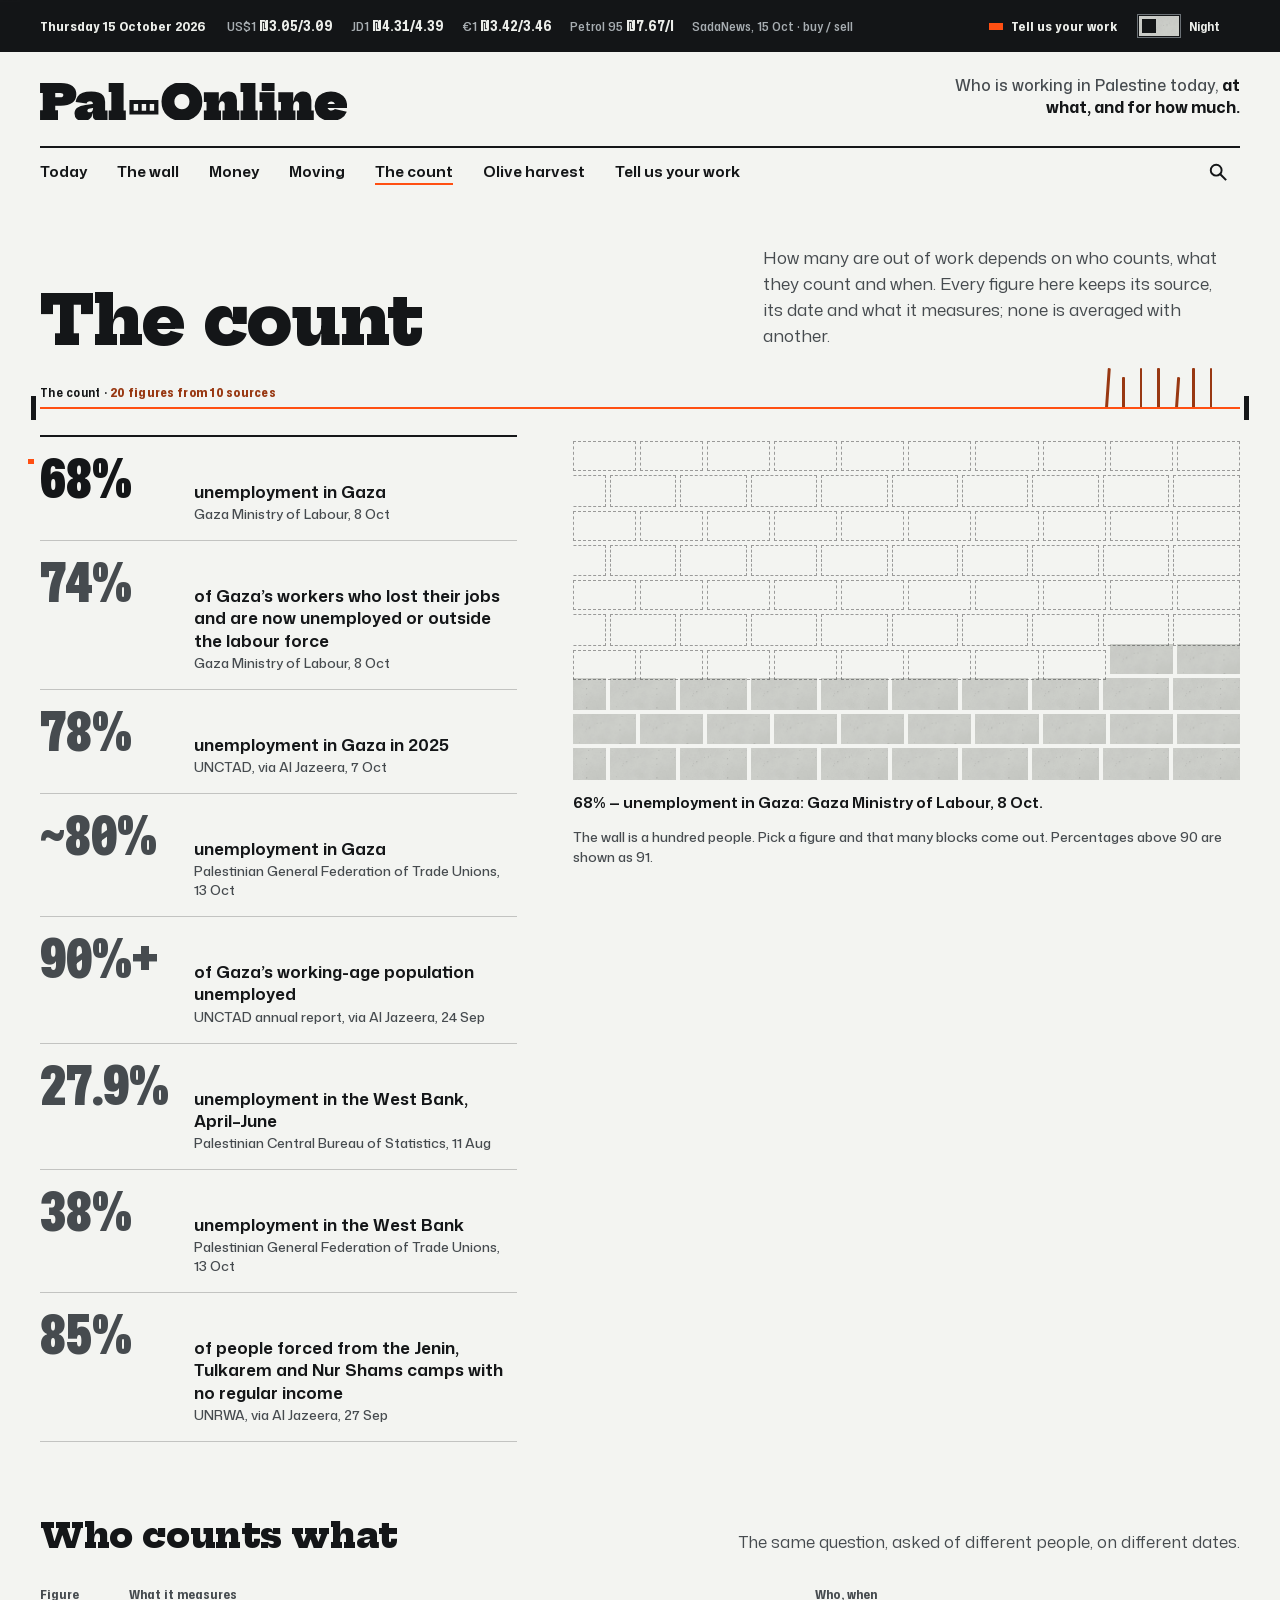
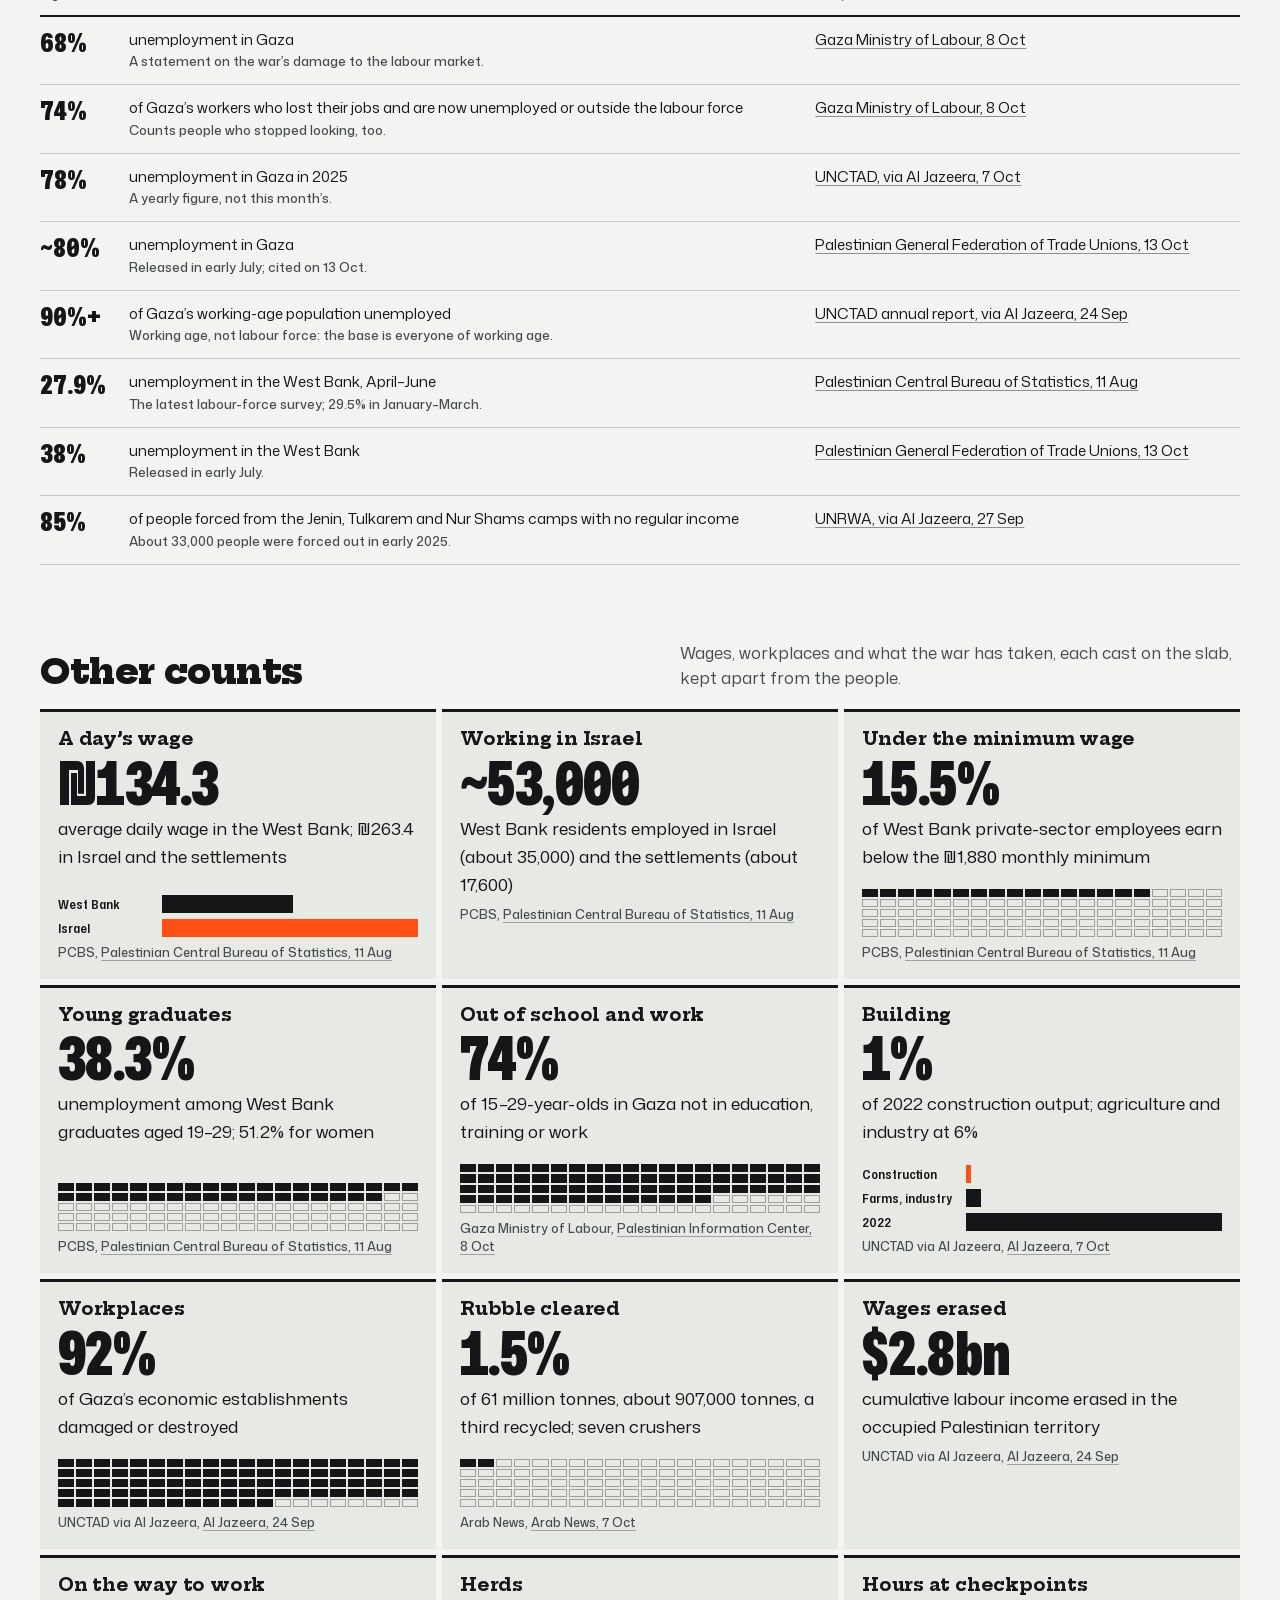
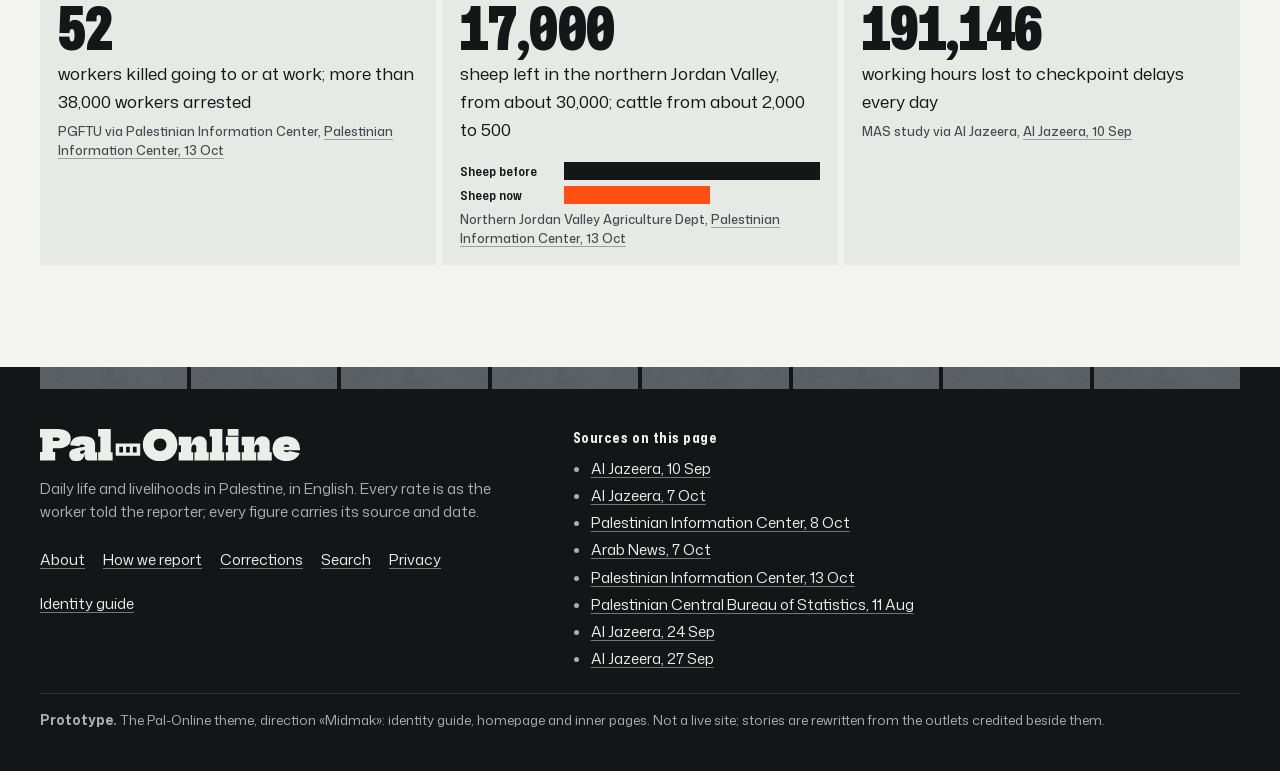
<file: count.html>
<!doctype html>
<html lang="en">
<head>
<meta charset="utf-8">
<meta name="viewport" content="width=device-width, initial-scale=1">
<script>try{var t=localStorage.getItem('po-theme');if(t==='light'||t==='dark')document.documentElement.setAttribute('data-theme',t)}catch(e){}</script>
<meta name="robots" content="noindex, nofollow">
<title>The count: who is out of work, by who counts — Pal-Online</title>
<meta name="description" content="Unemployment and work in Gaza and the West Bank, every figure with its source and date.">
<meta property="og:type" content="website">
<meta property="og:site_name" content="Pal-Online">
<meta property="og:title" content="The count: who is out of work, by who counts — Pal-Online">
<meta property="og:description" content="Unemployment and work in Gaza and the West Bank, every figure with its source and date.">
<meta property="og:url" content="https://taktek-dev.github.io/pal-online-prototype/count.html">
<meta property="og:image" content="https://taktek-dev.github.io/pal-online-prototype/assets/og.png">
<meta property="og:image:width" content="1200">
<meta property="og:image:height" content="630">
<meta name="twitter:card" content="summary_large_image">
<meta name="theme-color" content="#F3F4F1" media="(prefers-color-scheme: light)">
<meta name="theme-color" content="#101213" media="(prefers-color-scheme: dark)">
<link rel="icon" href="assets/brand/favicon.svg?v=25" type="image/svg+xml">
<link rel="apple-touch-icon" href="assets/brand/apple-touch-icon.png?v=25">
<link rel="manifest" href="manifest.webmanifest?v=25">
<link rel="preload" href="assets/fonts/hepta-slab-800.woff2?v=1" as="font" type="font/woff2" crossorigin>
<link rel="preload" href="assets/fonts/mona-sans.woff2?v=1" as="font" type="font/woff2" crossorigin>
<link rel="stylesheet" href="assets/css/po.css?v=25">
<link rel="stylesheet" href="assets/css/home.css?v=25">
<link rel="stylesheet" href="assets/css/pages.css?v=25">
<script type="application/ld+json">{"@context": "https://schema.org", "@type": "BreadcrumbList", "itemListElement": [{"@type": "ListItem", "position": 1, "name": "Today", "item": "https://taktek-dev.github.io/pal-online-prototype/home.html"}, {"@type": "ListItem", "position": 2, "name": "The count: who is out of work, by who counts", "item": "https://taktek-dev.github.io/pal-online-prototype/count.html"}]}</script>
</head>
<body>
<!--
THESIS: Palestine reported by livelihood, built as a wall: every worker is a block with a name, a trade, a place and a rate; today's course is laid on top. Refuses the broadsheet grid of headline, photo and hairlines.
OWN-WORLD: lime-mortar ground, cast-concrete blocks (three-core hollow block) in running bond, charcoal ink, one orange mason's line, oxide rebar, sprayed marks for state. Hepta Slab (block serif) over Mona Sans.
STORY: the reader meets named people and what they are paid before any institution, sees whose count says what, and adds their own block.
FIRST VIEWPORT: wordmark with the block hyphen; the line stretched across; the lead (photo opening, headline, rate) as a corner two blocks wide, three courses high; seven people bonded beside it.
FORM: Midmak, candidate 4 of 7; seed 8b1ac050.
FINISH: unreviewed and undocumented is unfinished; this build ends with the finish review, the verdict, and DESIGN.md
-->
<a class="skip" href="#main">Skip to the page</a>
<div class="strip"><div class="wrap"><time datetime="2026-10-15">Thursday 15 October 2026</time><ul class="rates" aria-label="Exchange rates and fuel"><li>US$1 <b>₪3.05/3.09</b></li><li>JD1 <b>₪4.31/4.39</b></li><li>€1 <b>₪3.42/3.46</b></li><li>Petrol 95 <b>₪7.67/l</b></li><li class="by">SadaNews, 15 Oct · buy / sell</li></ul><a class="tell-link" href="tell.html">Tell us your work</a><button class="theme" type="button" role="switch" aria-checked="false" aria-label="Night colours"><span class="sw" aria-hidden="true"></span><span class="lab" aria-hidden="true">Night</span></button></div></div>
<header class="mast mast--inner"><div class="wrap"><a class="home" href="home.html" aria-label="Pal-Online, home"><svg viewBox="42 0 12724 1544" role="img" aria-label="Pal-Online"><path fill="currentColor" d="M42 1544V1130H156V414H42V0H672V1130H786V1544ZM546 944V590H878Q943 590 975.5 567.5Q1008 545 1008.0 500.42056074766356Q1008 455 972.5 434.5Q937 414 880 414H580V0H900Q1223 0 1384.5 124.26701570680632Q1546.0 248.53403141361264 1546 470Q1546 582 1503.5 670.0Q1461 758 1378.0 819.0Q1295 880 1173.5 912.0Q1052 944 894 944ZM2412 1544Q2325 1544 2277.5 1496.0Q2230 1448 2230 1360V1170L2258 1130L2242 1018L2230 966V862Q2230 821 2212.5 798.0Q2195 775 2166.5 765.5Q2138 756 2106 756Q2061 756 2022.5 774.5Q1984 793 1970 846L1516 792Q1533 663 1602.0 563.5Q1671 464 1807.5 408.0Q1944 352 2164 352Q2336 352 2465.0 391.5Q2594 431 2666.0 524.0Q2738 617 2738 776V1136H2838V1544ZM1830 1574Q1649 1574 1559.5 1488.5Q1470 1403 1470 1262Q1470 1100 1585.5 1021.5Q1701 943 1920 912L2284 858V1026L2114 1052Q2054 1059 2028.0 1083.0Q2002 1107 2002 1142Q2002 1178 2027.0 1197.0Q2052 1216 2092 1216Q2127 1216 2161.5 1197.5Q2196 1179 2219.0 1136.0Q2242 1093 2242 1018L2288 1252H2220Q2198 1418 2094.5 1496.0Q1991 1574 1830 1574ZM3504 1138H3596V1544H2886V1138H2996V370H2886V-36H3504Z"/><path fill="var(--block-fill,currentColor)" fill-rule="evenodd" d="M3746 708h1200v600h-1200zM3922 868h183v280h-183zM4255 868h183v280h-183zM4587 868h183v280h-183z"/><path fill="currentColor" d="M5920 1572Q5733 1572 5577.5 1513.5Q5422 1455 5309.5 1347.5Q5197 1240 5135.5 1092.8218298555378Q5074.0 945.6436597110754 5074.0 767.7817014446227Q5074 592 5135.5 446.5Q5197 301 5309.5 194.5Q5422 88 5577.5 30.0Q5733 -28 5920.5 -28.0Q6108 -28 6262.839211618257 29.966666666666697Q6417.678423236514 87.9333333333334 6530.339211618257 194.4666666666667Q6643 301 6704.5 446.64516129032256Q6766.0 592.2903225806451 6766.0 768.1048387096774Q6766 946 6704.5 1093.0Q6643 1240 6530.274193548387 1347.5345911949685Q6417.548387096775 1455.0691823899372 6262.619815668203 1513.5345911949685Q6107.6912442396315 1572.0 5920 1572ZM5920 1084Q6012 1084 6082.5 1043.5Q6153 1003 6192.5 931.8472222222222Q6232.0 860.6944444444445 6232 768Q6232.0 677.2346368715084 6192.541082164329 607.7625698324023Q6153.082164328657 538.2905027932961 6082.541082164329 499.14525139664806Q6012 460 5920 460Q5828 460 5757.458917835671 499.14525139664806Q5686.917835671343 538.2905027932961 5647.458917835671 607.7625698324023Q5608.0 677.2346368715084 5608 768Q5608.0 860.6944444444445 5647.5 931.8472222222222Q5687 1003 5757.5 1043.5Q5828 1084 5920 1084ZM7448 1138H7540V1544H6830V1138H6940V790H6830V384H7448ZM7692 1138V884Q7692 827 7663.5 792.5Q7635 758 7588 758Q7545 758 7513.5 788.0Q7482 818 7465.0 872.5Q7448 927 7448 1002L7380 740H7464Q7481 613 7531.5 527.5Q7582 442 7663.0 399.0Q7744 356 7854 356Q8022 356 8111.0 449.0Q8200 542 8200 716V1138H8300V1544H7600V1138ZM8966 1138H9058V1544H8348V1138H8458V370H8348V-36H8966ZM9754 1138H9846V1544H9136V1138H9246V790H9136V384H9754ZM9226 -36H9758V328H9226ZM10532 1138H10624V1544H9914V1138H10024V790H9914V384H10532ZM10776 1138V884Q10776 827 10747.5 792.5Q10719 758 10672 758Q10629 758 10597.5 788.0Q10566 818 10549.0 872.5Q10532 927 10532 1002L10464 740H10548Q10565 613 10615.5 527.5Q10666 442 10747.0 399.0Q10828 356 10938 356Q11106 356 11195.0 449.0Q11284 542 11284 716V1138H11384V1544H10684V1138ZM12106 1572Q11896 1572 11742.5 1496.0Q11589 1420 11505.5 1283.5Q11422 1147 11422 964Q11422 782 11504.0 645.0Q11586 508 11737.0 432.0Q11888 356 12094 356Q12300 356 12451.0 432.0Q12602 508 12684.0 645.0Q12766 782 12766 964Q12766 983 12766.0 1001.5Q12766 1020 12766 1040H12266Q12268 1019 12268.0 997.0Q12268 975 12268 954Q12268 892 12248.5 849.0Q12229 806 12193.0 784.0Q12157 762 12108 762Q12058 762 12021.0 785.5Q11984 809 11964.0 854.0Q11944 899 11944 964Q11944 1015 11965.0 1053.5Q11986 1092 12024.5 1114.0Q12063 1136 12116 1136Q12164 1136 12200.5 1119.5Q12237 1103 12258 1076L12752 1190Q12685 1368 12517.0 1470.0Q12349 1572 12106 1572ZM11746 1040V872H12358L12346 1040Z"/></svg></a><p class="motto">Who is working in Palestine today, <b>at what, and for how much.</b></p><nav class="nav" aria-label="Sections"><a href="home.html">Today</a><a href="wall.html">The wall</a><a href="money.html">Money</a><a href="moving.html">Moving</a><a href="count.html" aria-current="page">The count</a><a href="harvest.html">Olive harvest</a><a href="tell.html">Tell us your work</a><a class="find" href="search.html"><svg viewBox="0 0 24 24" aria-hidden="true"><circle cx="10.5" cy="10.5" r="6.2" fill="none" stroke="currentColor" stroke-width="2.2"/><path d="M15.2 15.2 21 21" stroke="currentColor" stroke-width="2.4" stroke-linecap="square"/></svg><span class="sr">Search</span></a></nav></div></header><div class="bar" aria-hidden="true"><div class="wrap"><a class="home" href="home.html" tabindex="-1"><svg viewBox="42 0 12724 1544" role="img" aria-label="Pal-Online"><path fill="currentColor" d="M42 1544V1130H156V414H42V0H672V1130H786V1544ZM546 944V590H878Q943 590 975.5 567.5Q1008 545 1008.0 500.42056074766356Q1008 455 972.5 434.5Q937 414 880 414H580V0H900Q1223 0 1384.5 124.26701570680632Q1546.0 248.53403141361264 1546 470Q1546 582 1503.5 670.0Q1461 758 1378.0 819.0Q1295 880 1173.5 912.0Q1052 944 894 944ZM2412 1544Q2325 1544 2277.5 1496.0Q2230 1448 2230 1360V1170L2258 1130L2242 1018L2230 966V862Q2230 821 2212.5 798.0Q2195 775 2166.5 765.5Q2138 756 2106 756Q2061 756 2022.5 774.5Q1984 793 1970 846L1516 792Q1533 663 1602.0 563.5Q1671 464 1807.5 408.0Q1944 352 2164 352Q2336 352 2465.0 391.5Q2594 431 2666.0 524.0Q2738 617 2738 776V1136H2838V1544ZM1830 1574Q1649 1574 1559.5 1488.5Q1470 1403 1470 1262Q1470 1100 1585.5 1021.5Q1701 943 1920 912L2284 858V1026L2114 1052Q2054 1059 2028.0 1083.0Q2002 1107 2002 1142Q2002 1178 2027.0 1197.0Q2052 1216 2092 1216Q2127 1216 2161.5 1197.5Q2196 1179 2219.0 1136.0Q2242 1093 2242 1018L2288 1252H2220Q2198 1418 2094.5 1496.0Q1991 1574 1830 1574ZM3504 1138H3596V1544H2886V1138H2996V370H2886V-36H3504Z"/><path fill="var(--block-fill,currentColor)" fill-rule="evenodd" d="M3746 708h1200v600h-1200zM3922 868h183v280h-183zM4255 868h183v280h-183zM4587 868h183v280h-183z"/><path fill="currentColor" d="M5920 1572Q5733 1572 5577.5 1513.5Q5422 1455 5309.5 1347.5Q5197 1240 5135.5 1092.8218298555378Q5074.0 945.6436597110754 5074.0 767.7817014446227Q5074 592 5135.5 446.5Q5197 301 5309.5 194.5Q5422 88 5577.5 30.0Q5733 -28 5920.5 -28.0Q6108 -28 6262.839211618257 29.966666666666697Q6417.678423236514 87.9333333333334 6530.339211618257 194.4666666666667Q6643 301 6704.5 446.64516129032256Q6766.0 592.2903225806451 6766.0 768.1048387096774Q6766 946 6704.5 1093.0Q6643 1240 6530.274193548387 1347.5345911949685Q6417.548387096775 1455.0691823899372 6262.619815668203 1513.5345911949685Q6107.6912442396315 1572.0 5920 1572ZM5920 1084Q6012 1084 6082.5 1043.5Q6153 1003 6192.5 931.8472222222222Q6232.0 860.6944444444445 6232 768Q6232.0 677.2346368715084 6192.541082164329 607.7625698324023Q6153.082164328657 538.2905027932961 6082.541082164329 499.14525139664806Q6012 460 5920 460Q5828 460 5757.458917835671 499.14525139664806Q5686.917835671343 538.2905027932961 5647.458917835671 607.7625698324023Q5608.0 677.2346368715084 5608 768Q5608.0 860.6944444444445 5647.5 931.8472222222222Q5687 1003 5757.5 1043.5Q5828 1084 5920 1084ZM7448 1138H7540V1544H6830V1138H6940V790H6830V384H7448ZM7692 1138V884Q7692 827 7663.5 792.5Q7635 758 7588 758Q7545 758 7513.5 788.0Q7482 818 7465.0 872.5Q7448 927 7448 1002L7380 740H7464Q7481 613 7531.5 527.5Q7582 442 7663.0 399.0Q7744 356 7854 356Q8022 356 8111.0 449.0Q8200 542 8200 716V1138H8300V1544H7600V1138ZM8966 1138H9058V1544H8348V1138H8458V370H8348V-36H8966ZM9754 1138H9846V1544H9136V1138H9246V790H9136V384H9754ZM9226 -36H9758V328H9226ZM10532 1138H10624V1544H9914V1138H10024V790H9914V384H10532ZM10776 1138V884Q10776 827 10747.5 792.5Q10719 758 10672 758Q10629 758 10597.5 788.0Q10566 818 10549.0 872.5Q10532 927 10532 1002L10464 740H10548Q10565 613 10615.5 527.5Q10666 442 10747.0 399.0Q10828 356 10938 356Q11106 356 11195.0 449.0Q11284 542 11284 716V1138H11384V1544H10684V1138ZM12106 1572Q11896 1572 11742.5 1496.0Q11589 1420 11505.5 1283.5Q11422 1147 11422 964Q11422 782 11504.0 645.0Q11586 508 11737.0 432.0Q11888 356 12094 356Q12300 356 12451.0 432.0Q12602 508 12684.0 645.0Q12766 782 12766 964Q12766 983 12766.0 1001.5Q12766 1020 12766 1040H12266Q12268 1019 12268.0 997.0Q12268 975 12268 954Q12268 892 12248.5 849.0Q12229 806 12193.0 784.0Q12157 762 12108 762Q12058 762 12021.0 785.5Q11984 809 11964.0 854.0Q11944 899 11944 964Q11944 1015 11965.0 1053.5Q11986 1092 12024.5 1114.0Q12063 1136 12116 1136Q12164 1136 12200.5 1119.5Q12237 1103 12258 1076L12752 1190Q12685 1368 12517.0 1470.0Q12349 1572 12106 1572ZM11746 1040V872H12358L12346 1040Z"/></svg></a><nav><a href="home.html" tabindex="-1">Today</a><a href="wall.html" tabindex="-1">The wall</a><a href="money.html" tabindex="-1">Money</a><a href="moving.html" tabindex="-1">Moving</a><a href="count.html" aria-current="page" tabindex="-1">The count</a><a href="harvest.html" tabindex="-1">Olive harvest</a><a href="tell.html" tabindex="-1">Tell us your work</a></nav></div><span class="bar-rider"></span></div>
<main id="main">
<header class="phead wrap"><div class="phead-grid"><h1>The count</h1><p class="dek">How many are out of work depends on who counts, what they count and when. Every figure here keeps its source, its date and what it measures; none is averaged with another.</p></div><div class="mline" id="line-count"><span class="tag">The count · <b>20 figures from 10 sources</b></span><div class="rebar" aria-hidden="true"><i></i><i></i><i></i><i></i><i></i><i></i><i></i></div><svg viewBox="0 0 1000 30" preserveAspectRatio="none" aria-hidden="true"><path class="string" d="M0 15L1000 15"/></svg></div></header><section class="wrap" aria-label="Unemployment, by who counts"><div class="count"><div><div class="figs" role="group" aria-label="Choose whose figure the wall shows"><button class="fig-btn" type="button" aria-pressed="true" data-out="68" data-cap="68% — unemployment in Gaza: Gaza Ministry of Labour, 8 Oct."><span class="big num">68%</span><span class="what">unemployment in Gaza</span><span class="who-said">Gaza Ministry of Labour, 8 Oct</span></button><button class="fig-btn" type="button" aria-pressed="false" data-out="74" data-cap="74% — of Gaza’s workers who lost their jobs and are now unemployed or outside the labour force: Gaza Ministry of Labour, 8 Oct."><span class="big num">74%</span><span class="what">of Gaza’s workers who lost their jobs and are now unemployed or outside the labour force</span><span class="who-said">Gaza Ministry of Labour, 8 Oct</span></button><button class="fig-btn" type="button" aria-pressed="false" data-out="78" data-cap="78% — unemployment in Gaza in 2025: UNCTAD, via Al Jazeera, 7 Oct."><span class="big num">78%</span><span class="what">unemployment in Gaza in 2025</span><span class="who-said">UNCTAD, via Al Jazeera, 7 Oct</span></button><button class="fig-btn" type="button" aria-pressed="false" data-out="80" data-cap="~80% — unemployment in Gaza: Palestinian General Federation of Trade Unions, 13 Oct."><span class="big num">~80%</span><span class="what">unemployment in Gaza</span><span class="who-said">Palestinian General Federation of Trade Unions, 13 Oct</span></button><button class="fig-btn" type="button" aria-pressed="false" data-out="91" data-cap="90%+ — of Gaza’s working-age population unemployed: UNCTAD annual report, via Al Jazeera, 24 Sep."><span class="big num">90%+</span><span class="what">of Gaza’s working-age population unemployed</span><span class="who-said">UNCTAD annual report, via Al Jazeera, 24 Sep</span></button><button class="fig-btn" type="button" aria-pressed="false" data-out="28" data-cap="27.9% — unemployment in the West Bank, April–June: Palestinian Central Bureau of Statistics, 11 Aug."><span class="big num">27.9%</span><span class="what">unemployment in the West Bank, April–June</span><span class="who-said">Palestinian Central Bureau of Statistics, 11 Aug</span></button><button class="fig-btn" type="button" aria-pressed="false" data-out="38" data-cap="38% — unemployment in the West Bank: Palestinian General Federation of Trade Unions, 13 Oct."><span class="big num">38%</span><span class="what">unemployment in the West Bank</span><span class="who-said">Palestinian General Federation of Trade Unions, 13 Oct</span></button><button class="fig-btn" type="button" aria-pressed="false" data-out="85" data-cap="85% — of people forced from the Jenin, Tulkarem and Nur Shams camps with no regular income: UNRWA, via Al Jazeera, 27 Sep."><span class="big num">85%</span><span class="what">of people forced from the Jenin, Tulkarem and Nur Shams camps with no regular income</span><span class="who-said">UNRWA, via Al Jazeera, 27 Sep</span></button></div></div>
<div><div class="hundred" aria-hidden="true"><div class="crs"><span class="is-out"></span><span class="is-out"></span><span class="is-out"></span><span class="is-out"></span><span class="is-out"></span><span class="is-out"></span><span class="is-out"></span><span class="is-out"></span><span class="is-out"></span><span class="is-out"></span></div><div class="crs"><span class="is-out"></span><span class="is-out"></span><span class="is-out"></span><span class="is-out"></span><span class="is-out"></span><span class="is-out"></span><span class="is-out"></span><span class="is-out"></span><span class="is-out"></span><span class="is-out"></span><span class=bat></span></div><div class="crs"><span class="is-out"></span><span class="is-out"></span><span class="is-out"></span><span class="is-out"></span><span class="is-out"></span><span class="is-out"></span><span class="is-out"></span><span class="is-out"></span><span class="is-out"></span><span class="is-out"></span></div><div class="crs"><span class="is-out"></span><span class="is-out"></span><span class="is-out"></span><span class="is-out"></span><span class="is-out"></span><span class="is-out"></span><span class="is-out"></span><span class="is-out"></span><span class="is-out"></span><span class="is-out"></span><span class=bat></span></div><div class="crs"><span class="is-out"></span><span class="is-out"></span><span class="is-out"></span><span class="is-out"></span><span class="is-out"></span><span class="is-out"></span><span class="is-out"></span><span class="is-out"></span><span class="is-out"></span><span class="is-out"></span></div><div class="crs"><span class="is-out"></span><span class="is-out"></span><span class="is-out"></span><span class="is-out"></span><span class="is-out"></span><span class="is-out"></span><span class="is-out"></span><span class="is-out"></span><span class="is-out"></span><span class="is-out"></span><span class=bat></span></div><div class="crs"><span class="is-out"></span><span class="is-out"></span><span class="is-out"></span><span class="is-out"></span><span class="is-out"></span><span class="is-out"></span><span class="is-out"></span><span class="is-out"></span><span></span><span></span></div><div class="crs"><span></span><span></span><span></span><span></span><span></span><span></span><span></span><span></span><span></span><span></span><span class=bat></span></div><div class="crs"><span></span><span></span><span></span><span></span><span></span><span></span><span></span><span></span><span></span><span></span></div><div class="crs"><span></span><span></span><span></span><span></span><span></span><span></span><span></span><span></span><span></span><span></span><span class=bat></span></div></div><p class="count-cap" aria-live="polite">68% — unemployment in Gaza: Gaza Ministry of Labour, 8 Oct.</p>
<p class="note">The wall is a hundred people. Pick a figure and that many blocks come out. Percentages above 90 are shown as 91.</p></div></div></section>
<section class="pblock wrap" aria-labelledby="wc-h"><div class="sec-head"><h2 id="wc-h">Who counts what</h2><p>The same question, asked of different people, on different dates.</p></div>
<table class="who-counts"><thead><tr><th>Figure</th><th>What it measures</th><th>Who, when</th></tr></thead><tbody><tr><td class="n">68%</td><td>unemployment in Gaza<br><span class="src">A statement on the war’s damage to the labour market.</span></td><td><a href="https://english.palinfo.com/news/2026/10/08/371582/" rel="noopener">Gaza Ministry of Labour, 8 Oct</a></td></tr><tr><td class="n">74%</td><td>of Gaza’s workers who lost their jobs and are now unemployed or outside the labour force<br><span class="src">Counts people who stopped looking, too.</span></td><td><a href="https://english.palinfo.com/news/2026/10/08/371582/" rel="noopener">Gaza Ministry of Labour, 8 Oct</a></td></tr><tr><td class="n">78%</td><td>unemployment in Gaza in 2025<br><span class="src">A yearly figure, not this month’s.</span></td><td><a href="https://www.aljazeera.com/news/2026/10/7/how-three-years-of-israels-genocidal-war-have-changed-gaza" rel="noopener">UNCTAD, via Al Jazeera, 7 Oct</a></td></tr><tr><td class="n">~80%</td><td>unemployment in Gaza<br><span class="src">Released in early July; cited on 13 Oct.</span></td><td><a href="https://english.palinfo.com/reports/2026/10/13/371918/" rel="noopener">Palestinian General Federation of Trade Unions, 13 Oct</a></td></tr><tr><td class="n">90%+</td><td>of Gaza’s working-age population unemployed<br><span class="src">Working age, not labour force: the base is everyone of working age.</span></td><td><a href="https://www.aljazeera.com/news/2026/9/24/gazas-recovery-needs-reach-71-5bn-amid-most-severe-economic-crisis-un" rel="noopener">UNCTAD annual report, via Al Jazeera, 24 Sep</a></td></tr><tr><td class="n">27.9%</td><td>unemployment in the West Bank, April–June<br><span class="src">The latest labour-force survey; 29.5% in January–March.</span></td><td><a href="https://www.pcbs.gov.ps/en/post-details/?postId=26648" rel="noopener">Palestinian Central Bureau of Statistics, 11 Aug</a></td></tr><tr><td class="n">38%</td><td>unemployment in the West Bank<br><span class="src">Released in early July.</span></td><td><a href="https://english.palinfo.com/reports/2026/10/13/371918/" rel="noopener">Palestinian General Federation of Trade Unions, 13 Oct</a></td></tr><tr><td class="n">85%</td><td>of people forced from the Jenin, Tulkarem and Nur Shams camps with no regular income<br><span class="src">About 33,000 people were forced out in early 2025.</span></td><td><a href="https://www.aljazeera.com/features/2026/9/27/my-hands-are-empty-displaced-palestinians-struggle-to-survive" rel="noopener">UNRWA, via Al Jazeera, 27 Sep</a></td></tr></tbody></table></section>
<section class="pblock wrap" aria-labelledby="oc-h"><div class="sec-head"><h2 id="oc-h">Other counts</h2><p>Wages, workplaces and what the war has taken, each cast on the slab, kept apart from the people.</p></div>
<div class="wall dblocks"><article class="slab dblk w"><h3>A day’s wage</h3><p class="rate num">₪134.3</p><p>average daily wage in the West Bank; ₪263.4 in Israel and the settlements</p><div class="bars" aria-hidden="true"><div><span style="width:auto;background:none;height:auto">West Bank</span><span class="" style="width:51%"></span></div><div><span style="width:auto;background:none;height:auto">Israel</span><span class="l" style="width:100%"></span></div></div><p class="src">PCBS, <a href="https://www.pcbs.gov.ps/en/post-details/?postId=26648" rel="noopener">Palestinian Central Bureau of Statistics, 11 Aug</a></p></article><article class="slab dblk w"><h3>Working in Israel</h3><p class="rate num">~53,000</p><p>West Bank residents employed in Israel (about 35,000) and the settlements (about 17,600)</p><p class="src">PCBS, <a href="https://www.pcbs.gov.ps/en/post-details/?postId=26648" rel="noopener">Palestinian Central Bureau of Statistics, 11 Aug</a></p></article><article class="slab dblk w"><h3>Under the minimum wage</h3><p class="rate num">15.5%</p><p>of West Bank private-sector employees earn below the ₪1,880 monthly minimum</p><div class="mini" aria-hidden="true"><i></i><i></i><i></i><i></i><i></i><i></i><i></i><i></i><i></i><i></i><i></i><i></i><i></i><i></i><i></i><i></i><i class=o></i><i class=o></i><i class=o></i><i class=o></i><i class=o></i><i class=o></i><i class=o></i><i class=o></i><i class=o></i><i class=o></i><i class=o></i><i class=o></i><i class=o></i><i class=o></i><i class=o></i><i class=o></i><i class=o></i><i class=o></i><i class=o></i><i class=o></i><i class=o></i><i class=o></i><i class=o></i><i class=o></i><i class=o></i><i class=o></i><i class=o></i><i class=o></i><i class=o></i><i class=o></i><i class=o></i><i class=o></i><i class=o></i><i class=o></i><i class=o></i><i class=o></i><i class=o></i><i class=o></i><i class=o></i><i class=o></i><i class=o></i><i class=o></i><i class=o></i><i class=o></i><i class=o></i><i class=o></i><i class=o></i><i class=o></i><i class=o></i><i class=o></i><i class=o></i><i class=o></i><i class=o></i><i class=o></i><i class=o></i><i class=o></i><i class=o></i><i class=o></i><i class=o></i><i class=o></i><i class=o></i><i class=o></i><i class=o></i><i class=o></i><i class=o></i><i class=o></i><i class=o></i><i class=o></i><i class=o></i><i class=o></i><i class=o></i><i class=o></i><i class=o></i><i class=o></i><i class=o></i><i class=o></i><i class=o></i><i class=o></i><i class=o></i><i class=o></i><i class=o></i><i class=o></i><i class=o></i><i class=o></i></div><p class="src">PCBS, <a href="https://www.pcbs.gov.ps/en/post-details/?postId=26648" rel="noopener">Palestinian Central Bureau of Statistics, 11 Aug</a></p></article><article class="slab dblk w"><h3>Young graduates</h3><p class="rate num">38.3%</p><p>unemployment among West Bank graduates aged 19–29; 51.2% for women</p><div class="mini" aria-hidden="true"><i></i><i></i><i></i><i></i><i></i><i></i><i></i><i></i><i></i><i></i><i></i><i></i><i></i><i></i><i></i><i></i><i></i><i></i><i></i><i></i><i></i><i></i><i></i><i></i><i></i><i></i><i></i><i></i><i></i><i></i><i></i><i></i><i></i><i></i><i></i><i></i><i></i><i></i><i class=o></i><i class=o></i><i class=o></i><i class=o></i><i class=o></i><i class=o></i><i class=o></i><i class=o></i><i class=o></i><i class=o></i><i class=o></i><i class=o></i><i class=o></i><i class=o></i><i class=o></i><i class=o></i><i class=o></i><i class=o></i><i class=o></i><i class=o></i><i class=o></i><i class=o></i><i class=o></i><i class=o></i><i class=o></i><i class=o></i><i class=o></i><i class=o></i><i class=o></i><i class=o></i><i class=o></i><i class=o></i><i class=o></i><i class=o></i><i class=o></i><i class=o></i><i class=o></i><i class=o></i><i class=o></i><i class=o></i><i class=o></i><i class=o></i><i class=o></i><i class=o></i><i class=o></i><i class=o></i><i class=o></i><i class=o></i><i class=o></i><i class=o></i><i class=o></i><i class=o></i><i class=o></i><i class=o></i><i class=o></i><i class=o></i><i class=o></i><i class=o></i><i class=o></i><i class=o></i><i class=o></i><i class=o></i></div><p class="src">PCBS, <a href="https://www.pcbs.gov.ps/en/post-details/?postId=26648" rel="noopener">Palestinian Central Bureau of Statistics, 11 Aug</a></p></article><article class="slab dblk w"><h3>Out of school and work</h3><p class="rate num">74%</p><p>of 15–29-year-olds in Gaza not in education, training or work</p><div class="mini" aria-hidden="true"><i></i><i></i><i></i><i></i><i></i><i></i><i></i><i></i><i></i><i></i><i></i><i></i><i></i><i></i><i></i><i></i><i></i><i></i><i></i><i></i><i></i><i></i><i></i><i></i><i></i><i></i><i></i><i></i><i></i><i></i><i></i><i></i><i></i><i></i><i></i><i></i><i></i><i></i><i></i><i></i><i></i><i></i><i></i><i></i><i></i><i></i><i></i><i></i><i></i><i></i><i></i><i></i><i></i><i></i><i></i><i></i><i></i><i></i><i></i><i></i><i></i><i></i><i></i><i></i><i></i><i></i><i></i><i></i><i></i><i></i><i></i><i></i><i></i><i></i><i class=o></i><i class=o></i><i class=o></i><i class=o></i><i class=o></i><i class=o></i><i class=o></i><i class=o></i><i class=o></i><i class=o></i><i class=o></i><i class=o></i><i class=o></i><i class=o></i><i class=o></i><i class=o></i><i class=o></i><i class=o></i><i class=o></i><i class=o></i><i class=o></i><i class=o></i><i class=o></i><i class=o></i><i class=o></i><i class=o></i></div><p class="src">Gaza Ministry of Labour, <a href="https://english.palinfo.com/news/2026/10/08/371582/" rel="noopener">Palestinian Information Center, 8 Oct</a></p></article><article class="slab dblk w"><h3>Building</h3><p class="rate num">1%</p><p>of 2022 construction output; agriculture and industry at 6%</p><div class="bars" aria-hidden="true"><div><span style="width:auto;background:none;height:auto">Construction</span><span class="l" style="width:2%"></span></div><div><span style="width:auto;background:none;height:auto">Farms, industry</span><span class="" style="width:6%"></span></div><div><span style="width:auto;background:none;height:auto">2022</span><span class="" style="width:100%"></span></div></div><p class="src">UNCTAD via Al Jazeera, <a href="https://www.aljazeera.com/news/2026/10/7/how-three-years-of-israels-genocidal-war-have-changed-gaza" rel="noopener">Al Jazeera, 7 Oct</a></p></article><article class="slab dblk w"><h3>Workplaces</h3><p class="rate num">92%</p><p>of Gaza’s economic establishments damaged or destroyed</p><div class="mini" aria-hidden="true"><i></i><i></i><i></i><i></i><i></i><i></i><i></i><i></i><i></i><i></i><i></i><i></i><i></i><i></i><i></i><i></i><i></i><i></i><i></i><i></i><i></i><i></i><i></i><i></i><i></i><i></i><i></i><i></i><i></i><i></i><i></i><i></i><i></i><i></i><i></i><i></i><i></i><i></i><i></i><i></i><i></i><i></i><i></i><i></i><i></i><i></i><i></i><i></i><i></i><i></i><i></i><i></i><i></i><i></i><i></i><i></i><i></i><i></i><i></i><i></i><i></i><i></i><i></i><i></i><i></i><i></i><i></i><i></i><i></i><i></i><i></i><i></i><i></i><i></i><i></i><i></i><i></i><i></i><i></i><i></i><i></i><i></i><i></i><i></i><i></i><i></i><i></i><i></i><i></i><i></i><i></i><i></i><i class=o></i><i class=o></i><i class=o></i><i class=o></i><i class=o></i><i class=o></i><i class=o></i><i class=o></i></div><p class="src">UNCTAD via Al Jazeera, <a href="https://www.aljazeera.com/news/2026/9/24/gazas-recovery-needs-reach-71-5bn-amid-most-severe-economic-crisis-un" rel="noopener">Al Jazeera, 24 Sep</a></p></article><article class="slab dblk w"><h3>Rubble cleared</h3><p class="rate num">1.5%</p><p>of 61 million tonnes, about 907,000 tonnes, a third recycled; seven crushers</p><div class="mini" aria-hidden="true"><i></i><i></i><i class=o></i><i class=o></i><i class=o></i><i class=o></i><i class=o></i><i class=o></i><i class=o></i><i class=o></i><i class=o></i><i class=o></i><i class=o></i><i class=o></i><i class=o></i><i class=o></i><i class=o></i><i class=o></i><i class=o></i><i class=o></i><i class=o></i><i class=o></i><i class=o></i><i class=o></i><i class=o></i><i class=o></i><i class=o></i><i class=o></i><i class=o></i><i class=o></i><i class=o></i><i class=o></i><i class=o></i><i class=o></i><i class=o></i><i class=o></i><i class=o></i><i class=o></i><i class=o></i><i class=o></i><i class=o></i><i class=o></i><i class=o></i><i class=o></i><i class=o></i><i class=o></i><i class=o></i><i class=o></i><i class=o></i><i class=o></i><i class=o></i><i class=o></i><i class=o></i><i class=o></i><i class=o></i><i class=o></i><i class=o></i><i class=o></i><i class=o></i><i class=o></i><i class=o></i><i class=o></i><i class=o></i><i class=o></i><i class=o></i><i class=o></i><i class=o></i><i class=o></i><i class=o></i><i class=o></i><i class=o></i><i class=o></i><i class=o></i><i class=o></i><i class=o></i><i class=o></i><i class=o></i><i class=o></i><i class=o></i><i class=o></i><i class=o></i><i class=o></i><i class=o></i><i class=o></i><i class=o></i><i class=o></i><i class=o></i><i class=o></i><i class=o></i><i class=o></i><i class=o></i><i class=o></i><i class=o></i><i class=o></i><i class=o></i><i class=o></i><i class=o></i><i class=o></i><i class=o></i><i class=o></i></div><p class="src">Arab News, <a href="https://www.arabnews.pk/middle-east/what-gazas-rubble-reveals-about-the-scale-dangers-and-politics-of-reconstruction-3003396" rel="noopener">Arab News, 7 Oct</a></p></article><article class="slab dblk w"><h3>Wages erased</h3><p class="rate num">$2.8bn</p><p>cumulative labour income erased in the occupied Palestinian territory</p><p class="src">UNCTAD via Al Jazeera, <a href="https://www.aljazeera.com/news/2026/9/24/gazas-recovery-needs-reach-71-5bn-amid-most-severe-economic-crisis-un" rel="noopener">Al Jazeera, 24 Sep</a></p></article><article class="slab dblk w"><h3>On the way to work</h3><p class="rate num">52</p><p>workers killed going to or at work; more than 38,000 workers arrested</p><p class="src">PGFTU via Palestinian Information Center, <a href="https://english.palinfo.com/reports/2026/10/13/371918/" rel="noopener">Palestinian Information Center, 13 Oct</a></p></article><article class="slab dblk w"><h3>Herds</h3><p class="rate num">17,000</p><p>sheep left in the northern Jordan Valley, from about 30,000; cattle from about 2,000 to 500</p><div class="bars" aria-hidden="true"><div><span style="width:auto;background:none;height:auto">Sheep before</span><span class="" style="width:100%"></span></div><div><span style="width:auto;background:none;height:auto">Sheep now</span><span class="l" style="width:57%"></span></div></div><p class="src">Northern Jordan Valley Agriculture Dept, <a href="https://english.palinfo.com/reports/2026/10/13/371918/" rel="noopener">Palestinian Information Center, 13 Oct</a></p></article><article class="slab dblk w"><h3>Hours at checkpoints</h3><p class="rate num">191,146</p><p>working hours lost to checkpoint delays every day</p><p class="src">MAS study via Al Jazeera, <a href="https://www.aljazeera.com/economy/2026/9/10/israeli-checkpoints-in-the-west-bank-are-choking-the-palestinian-economy" rel="noopener">Al Jazeera, 10 Sep</a></p></article></div></section>
</main>
<footer class="foot"><div class="wrap"><div class="wall course-top" aria-hidden="true"><span class="w"></span><span class="w"></span><span class="w"></span><span class="w"></span><span class="w"></span><span class="w"></span><span class="w"></span><span class="w"></span></div><div class="foot-grid"><div><a class="home" href="home.html" aria-label="Pal-Online, home"><svg viewBox="42 0 12724 1544" role="img" aria-label="Pal-Online"><path fill="currentColor" d="M42 1544V1130H156V414H42V0H672V1130H786V1544ZM546 944V590H878Q943 590 975.5 567.5Q1008 545 1008.0 500.42056074766356Q1008 455 972.5 434.5Q937 414 880 414H580V0H900Q1223 0 1384.5 124.26701570680632Q1546.0 248.53403141361264 1546 470Q1546 582 1503.5 670.0Q1461 758 1378.0 819.0Q1295 880 1173.5 912.0Q1052 944 894 944ZM2412 1544Q2325 1544 2277.5 1496.0Q2230 1448 2230 1360V1170L2258 1130L2242 1018L2230 966V862Q2230 821 2212.5 798.0Q2195 775 2166.5 765.5Q2138 756 2106 756Q2061 756 2022.5 774.5Q1984 793 1970 846L1516 792Q1533 663 1602.0 563.5Q1671 464 1807.5 408.0Q1944 352 2164 352Q2336 352 2465.0 391.5Q2594 431 2666.0 524.0Q2738 617 2738 776V1136H2838V1544ZM1830 1574Q1649 1574 1559.5 1488.5Q1470 1403 1470 1262Q1470 1100 1585.5 1021.5Q1701 943 1920 912L2284 858V1026L2114 1052Q2054 1059 2028.0 1083.0Q2002 1107 2002 1142Q2002 1178 2027.0 1197.0Q2052 1216 2092 1216Q2127 1216 2161.5 1197.5Q2196 1179 2219.0 1136.0Q2242 1093 2242 1018L2288 1252H2220Q2198 1418 2094.5 1496.0Q1991 1574 1830 1574ZM3504 1138H3596V1544H2886V1138H2996V370H2886V-36H3504Z"/><path fill="var(--block-fill,currentColor)" fill-rule="evenodd" d="M3746 708h1200v600h-1200zM3922 868h183v280h-183zM4255 868h183v280h-183zM4587 868h183v280h-183z"/><path fill="currentColor" d="M5920 1572Q5733 1572 5577.5 1513.5Q5422 1455 5309.5 1347.5Q5197 1240 5135.5 1092.8218298555378Q5074.0 945.6436597110754 5074.0 767.7817014446227Q5074 592 5135.5 446.5Q5197 301 5309.5 194.5Q5422 88 5577.5 30.0Q5733 -28 5920.5 -28.0Q6108 -28 6262.839211618257 29.966666666666697Q6417.678423236514 87.9333333333334 6530.339211618257 194.4666666666667Q6643 301 6704.5 446.64516129032256Q6766.0 592.2903225806451 6766.0 768.1048387096774Q6766 946 6704.5 1093.0Q6643 1240 6530.274193548387 1347.5345911949685Q6417.548387096775 1455.0691823899372 6262.619815668203 1513.5345911949685Q6107.6912442396315 1572.0 5920 1572ZM5920 1084Q6012 1084 6082.5 1043.5Q6153 1003 6192.5 931.8472222222222Q6232.0 860.6944444444445 6232 768Q6232.0 677.2346368715084 6192.541082164329 607.7625698324023Q6153.082164328657 538.2905027932961 6082.541082164329 499.14525139664806Q6012 460 5920 460Q5828 460 5757.458917835671 499.14525139664806Q5686.917835671343 538.2905027932961 5647.458917835671 607.7625698324023Q5608.0 677.2346368715084 5608 768Q5608.0 860.6944444444445 5647.5 931.8472222222222Q5687 1003 5757.5 1043.5Q5828 1084 5920 1084ZM7448 1138H7540V1544H6830V1138H6940V790H6830V384H7448ZM7692 1138V884Q7692 827 7663.5 792.5Q7635 758 7588 758Q7545 758 7513.5 788.0Q7482 818 7465.0 872.5Q7448 927 7448 1002L7380 740H7464Q7481 613 7531.5 527.5Q7582 442 7663.0 399.0Q7744 356 7854 356Q8022 356 8111.0 449.0Q8200 542 8200 716V1138H8300V1544H7600V1138ZM8966 1138H9058V1544H8348V1138H8458V370H8348V-36H8966ZM9754 1138H9846V1544H9136V1138H9246V790H9136V384H9754ZM9226 -36H9758V328H9226ZM10532 1138H10624V1544H9914V1138H10024V790H9914V384H10532ZM10776 1138V884Q10776 827 10747.5 792.5Q10719 758 10672 758Q10629 758 10597.5 788.0Q10566 818 10549.0 872.5Q10532 927 10532 1002L10464 740H10548Q10565 613 10615.5 527.5Q10666 442 10747.0 399.0Q10828 356 10938 356Q11106 356 11195.0 449.0Q11284 542 11284 716V1138H11384V1544H10684V1138ZM12106 1572Q11896 1572 11742.5 1496.0Q11589 1420 11505.5 1283.5Q11422 1147 11422 964Q11422 782 11504.0 645.0Q11586 508 11737.0 432.0Q11888 356 12094 356Q12300 356 12451.0 432.0Q12602 508 12684.0 645.0Q12766 782 12766 964Q12766 983 12766.0 1001.5Q12766 1020 12766 1040H12266Q12268 1019 12268.0 997.0Q12268 975 12268 954Q12268 892 12248.5 849.0Q12229 806 12193.0 784.0Q12157 762 12108 762Q12058 762 12021.0 785.5Q11984 809 11964.0 854.0Q11944 899 11944 964Q11944 1015 11965.0 1053.5Q11986 1092 12024.5 1114.0Q12063 1136 12116 1136Q12164 1136 12200.5 1119.5Q12237 1103 12258 1076L12752 1190Q12685 1368 12517.0 1470.0Q12349 1572 12106 1572ZM11746 1040V872H12358L12346 1040Z"/></svg></a><p>Daily life and livelihoods in Palestine, in English. Every rate is as the worker told the reporter; every figure carries its source and date.</p><nav aria-label="Footer"><ul><li><a href="about.html">About</a></li><li><a href="about.html#how">How we report</a></li><li><a href="about.html#corrections">Corrections</a></li><li><a href="search.html">Search</a></li><li><a href="privacy.html">Privacy</a></li><li><a href="index.html">Identity guide</a></li></ul></nav></div><div id="sources"><h2>Sources on this page</h2><ul><li><a href="https://www.aljazeera.com/economy/2026/9/10/israeli-checkpoints-in-the-west-bank-are-choking-the-palestinian-economy" rel="noopener">Al Jazeera, 10 Sep</a></li><li><a href="https://www.aljazeera.com/news/2026/10/7/how-three-years-of-israels-genocidal-war-have-changed-gaza" rel="noopener">Al Jazeera, 7 Oct</a></li><li><a href="https://english.palinfo.com/news/2026/10/08/371582/" rel="noopener">Palestinian Information Center, 8 Oct</a></li><li><a href="https://www.arabnews.pk/middle-east/what-gazas-rubble-reveals-about-the-scale-dangers-and-politics-of-reconstruction-3003396" rel="noopener">Arab News, 7 Oct</a></li><li><a href="https://english.palinfo.com/reports/2026/10/13/371918/" rel="noopener">Palestinian Information Center, 13 Oct</a></li><li><a href="https://www.pcbs.gov.ps/en/post-details/?postId=26648" rel="noopener">Palestinian Central Bureau of Statistics, 11 Aug</a></li><li><a href="https://www.aljazeera.com/news/2026/9/24/gazas-recovery-needs-reach-71-5bn-amid-most-severe-economic-crisis-un" rel="noopener">Al Jazeera, 24 Sep</a></li><li><a href="https://www.aljazeera.com/features/2026/9/27/my-hands-are-empty-displaced-palestinians-struggle-to-survive" rel="noopener">Al Jazeera, 27 Sep</a></li></ul></div></div><p class="proto"><b>Prototype.</b> The Pal-Online theme, direction «Midmak»: identity guide, homepage and inner pages. Not a live site; stories are rewritten from the outlets credited beside them.</p></div></footer>
<script src="assets/js/po.js?v=25" defer></script>
<script src="assets/js/pages.js?v=25" defer></script>
<script src="assets/js/home.js?v=25" defer></script>
</body>
</html>
</file>
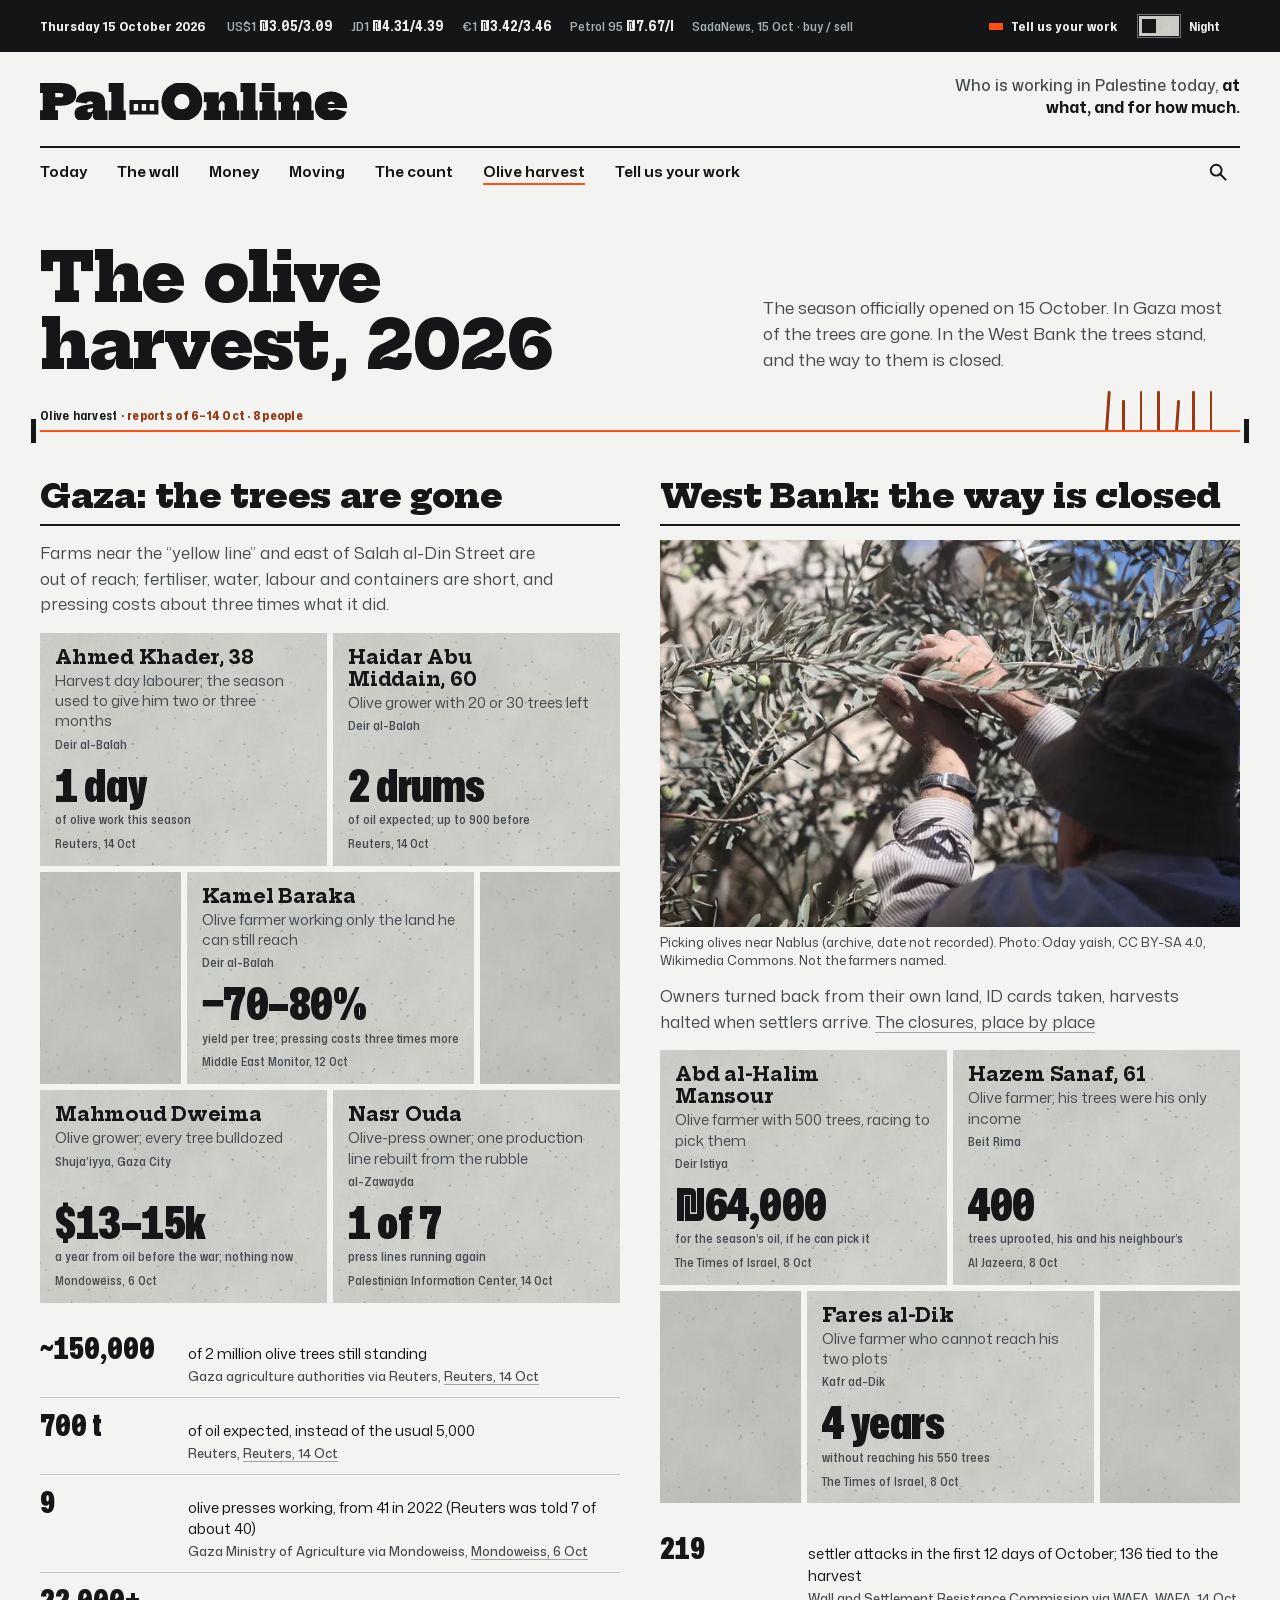
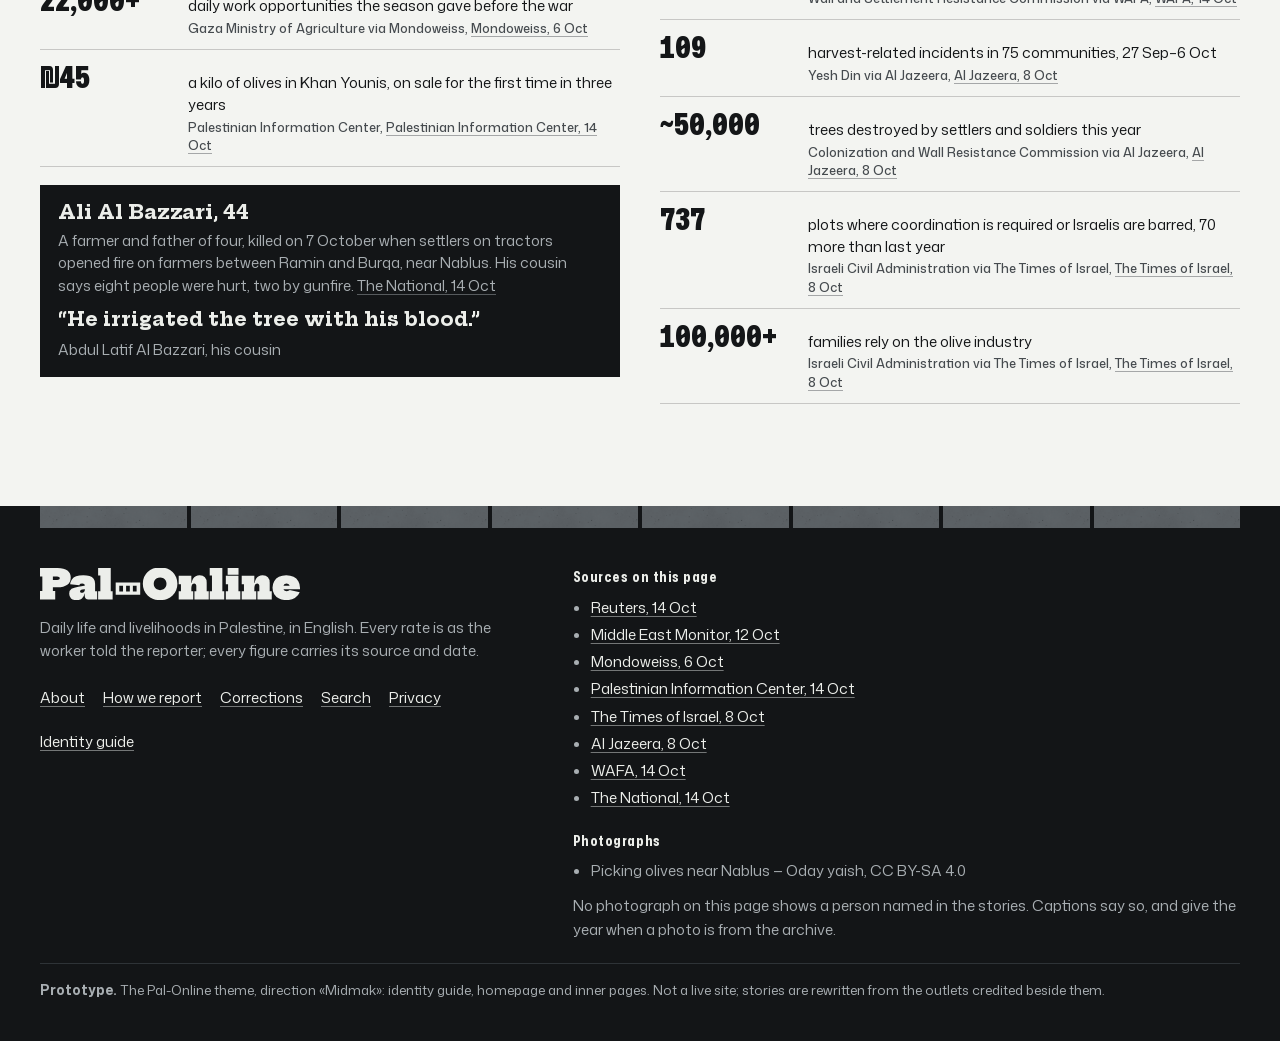
<file: harvest.html>
<!doctype html>
<html lang="en">
<head>
<meta charset="utf-8">
<meta name="viewport" content="width=device-width, initial-scale=1">
<script>try{var t=localStorage.getItem('po-theme');if(t==='light'||t==='dark')document.documentElement.setAttribute('data-theme',t)}catch(e){}</script>
<meta name="robots" content="noindex, nofollow">
<title>The olive harvest, 2026 — Pal-Online</title>
<meta name="description" content="The 2026 olive season in Gaza and the West Bank: the people, the yields, the closed land.">
<meta property="og:type" content="website">
<meta property="og:site_name" content="Pal-Online">
<meta property="og:title" content="The olive harvest, 2026 — Pal-Online">
<meta property="og:description" content="The 2026 olive season in Gaza and the West Bank: the people, the yields, the closed land.">
<meta property="og:url" content="https://taktek-dev.github.io/pal-online-prototype/harvest.html">
<meta property="og:image" content="https://taktek-dev.github.io/pal-online-prototype/assets/og.png">
<meta property="og:image:width" content="1200">
<meta property="og:image:height" content="630">
<meta name="twitter:card" content="summary_large_image">
<meta name="theme-color" content="#F3F4F1" media="(prefers-color-scheme: light)">
<meta name="theme-color" content="#101213" media="(prefers-color-scheme: dark)">
<link rel="icon" href="assets/brand/favicon.svg?v=25" type="image/svg+xml">
<link rel="apple-touch-icon" href="assets/brand/apple-touch-icon.png?v=25">
<link rel="manifest" href="manifest.webmanifest?v=25">
<link rel="preload" href="assets/fonts/hepta-slab-800.woff2?v=1" as="font" type="font/woff2" crossorigin>
<link rel="preload" href="assets/fonts/mona-sans.woff2?v=1" as="font" type="font/woff2" crossorigin>
<link rel="stylesheet" href="assets/css/po.css?v=25">
<link rel="stylesheet" href="assets/css/home.css?v=25">
<link rel="stylesheet" href="assets/css/pages.css?v=25">
<script type="application/ld+json">{"@context": "https://schema.org", "@type": "BreadcrumbList", "itemListElement": [{"@type": "ListItem", "position": 1, "name": "Today", "item": "https://taktek-dev.github.io/pal-online-prototype/home.html"}, {"@type": "ListItem", "position": 2, "name": "The olive harvest, 2026", "item": "https://taktek-dev.github.io/pal-online-prototype/harvest.html"}]}</script>
</head>
<body>
<!--
THESIS: Palestine reported by livelihood, built as a wall: every worker is a block with a name, a trade, a place and a rate; today's course is laid on top. Refuses the broadsheet grid of headline, photo and hairlines.
OWN-WORLD: lime-mortar ground, cast-concrete blocks (three-core hollow block) in running bond, charcoal ink, one orange mason's line, oxide rebar, sprayed marks for state. Hepta Slab (block serif) over Mona Sans.
STORY: the reader meets named people and what they are paid before any institution, sees whose count says what, and adds their own block.
FIRST VIEWPORT: wordmark with the block hyphen; the line stretched across; the lead (photo opening, headline, rate) as a corner two blocks wide, three courses high; seven people bonded beside it.
FORM: Midmak, candidate 4 of 7; seed 8b1ac050.
FINISH: unreviewed and undocumented is unfinished; this build ends with the finish review, the verdict, and DESIGN.md
-->
<a class="skip" href="#main">Skip to the page</a>
<div class="strip"><div class="wrap"><time datetime="2026-10-15">Thursday 15 October 2026</time><ul class="rates" aria-label="Exchange rates and fuel"><li>US$1 <b>₪3.05/3.09</b></li><li>JD1 <b>₪4.31/4.39</b></li><li>€1 <b>₪3.42/3.46</b></li><li>Petrol 95 <b>₪7.67/l</b></li><li class="by">SadaNews, 15 Oct · buy / sell</li></ul><a class="tell-link" href="tell.html">Tell us your work</a><button class="theme" type="button" role="switch" aria-checked="false" aria-label="Night colours"><span class="sw" aria-hidden="true"></span><span class="lab" aria-hidden="true">Night</span></button></div></div>
<header class="mast mast--inner"><div class="wrap"><a class="home" href="home.html" aria-label="Pal-Online, home"><svg viewBox="42 0 12724 1544" role="img" aria-label="Pal-Online"><path fill="currentColor" d="M42 1544V1130H156V414H42V0H672V1130H786V1544ZM546 944V590H878Q943 590 975.5 567.5Q1008 545 1008.0 500.42056074766356Q1008 455 972.5 434.5Q937 414 880 414H580V0H900Q1223 0 1384.5 124.26701570680632Q1546.0 248.53403141361264 1546 470Q1546 582 1503.5 670.0Q1461 758 1378.0 819.0Q1295 880 1173.5 912.0Q1052 944 894 944ZM2412 1544Q2325 1544 2277.5 1496.0Q2230 1448 2230 1360V1170L2258 1130L2242 1018L2230 966V862Q2230 821 2212.5 798.0Q2195 775 2166.5 765.5Q2138 756 2106 756Q2061 756 2022.5 774.5Q1984 793 1970 846L1516 792Q1533 663 1602.0 563.5Q1671 464 1807.5 408.0Q1944 352 2164 352Q2336 352 2465.0 391.5Q2594 431 2666.0 524.0Q2738 617 2738 776V1136H2838V1544ZM1830 1574Q1649 1574 1559.5 1488.5Q1470 1403 1470 1262Q1470 1100 1585.5 1021.5Q1701 943 1920 912L2284 858V1026L2114 1052Q2054 1059 2028.0 1083.0Q2002 1107 2002 1142Q2002 1178 2027.0 1197.0Q2052 1216 2092 1216Q2127 1216 2161.5 1197.5Q2196 1179 2219.0 1136.0Q2242 1093 2242 1018L2288 1252H2220Q2198 1418 2094.5 1496.0Q1991 1574 1830 1574ZM3504 1138H3596V1544H2886V1138H2996V370H2886V-36H3504Z"/><path fill="var(--block-fill,currentColor)" fill-rule="evenodd" d="M3746 708h1200v600h-1200zM3922 868h183v280h-183zM4255 868h183v280h-183zM4587 868h183v280h-183z"/><path fill="currentColor" d="M5920 1572Q5733 1572 5577.5 1513.5Q5422 1455 5309.5 1347.5Q5197 1240 5135.5 1092.8218298555378Q5074.0 945.6436597110754 5074.0 767.7817014446227Q5074 592 5135.5 446.5Q5197 301 5309.5 194.5Q5422 88 5577.5 30.0Q5733 -28 5920.5 -28.0Q6108 -28 6262.839211618257 29.966666666666697Q6417.678423236514 87.9333333333334 6530.339211618257 194.4666666666667Q6643 301 6704.5 446.64516129032256Q6766.0 592.2903225806451 6766.0 768.1048387096774Q6766 946 6704.5 1093.0Q6643 1240 6530.274193548387 1347.5345911949685Q6417.548387096775 1455.0691823899372 6262.619815668203 1513.5345911949685Q6107.6912442396315 1572.0 5920 1572ZM5920 1084Q6012 1084 6082.5 1043.5Q6153 1003 6192.5 931.8472222222222Q6232.0 860.6944444444445 6232 768Q6232.0 677.2346368715084 6192.541082164329 607.7625698324023Q6153.082164328657 538.2905027932961 6082.541082164329 499.14525139664806Q6012 460 5920 460Q5828 460 5757.458917835671 499.14525139664806Q5686.917835671343 538.2905027932961 5647.458917835671 607.7625698324023Q5608.0 677.2346368715084 5608 768Q5608.0 860.6944444444445 5647.5 931.8472222222222Q5687 1003 5757.5 1043.5Q5828 1084 5920 1084ZM7448 1138H7540V1544H6830V1138H6940V790H6830V384H7448ZM7692 1138V884Q7692 827 7663.5 792.5Q7635 758 7588 758Q7545 758 7513.5 788.0Q7482 818 7465.0 872.5Q7448 927 7448 1002L7380 740H7464Q7481 613 7531.5 527.5Q7582 442 7663.0 399.0Q7744 356 7854 356Q8022 356 8111.0 449.0Q8200 542 8200 716V1138H8300V1544H7600V1138ZM8966 1138H9058V1544H8348V1138H8458V370H8348V-36H8966ZM9754 1138H9846V1544H9136V1138H9246V790H9136V384H9754ZM9226 -36H9758V328H9226ZM10532 1138H10624V1544H9914V1138H10024V790H9914V384H10532ZM10776 1138V884Q10776 827 10747.5 792.5Q10719 758 10672 758Q10629 758 10597.5 788.0Q10566 818 10549.0 872.5Q10532 927 10532 1002L10464 740H10548Q10565 613 10615.5 527.5Q10666 442 10747.0 399.0Q10828 356 10938 356Q11106 356 11195.0 449.0Q11284 542 11284 716V1138H11384V1544H10684V1138ZM12106 1572Q11896 1572 11742.5 1496.0Q11589 1420 11505.5 1283.5Q11422 1147 11422 964Q11422 782 11504.0 645.0Q11586 508 11737.0 432.0Q11888 356 12094 356Q12300 356 12451.0 432.0Q12602 508 12684.0 645.0Q12766 782 12766 964Q12766 983 12766.0 1001.5Q12766 1020 12766 1040H12266Q12268 1019 12268.0 997.0Q12268 975 12268 954Q12268 892 12248.5 849.0Q12229 806 12193.0 784.0Q12157 762 12108 762Q12058 762 12021.0 785.5Q11984 809 11964.0 854.0Q11944 899 11944 964Q11944 1015 11965.0 1053.5Q11986 1092 12024.5 1114.0Q12063 1136 12116 1136Q12164 1136 12200.5 1119.5Q12237 1103 12258 1076L12752 1190Q12685 1368 12517.0 1470.0Q12349 1572 12106 1572ZM11746 1040V872H12358L12346 1040Z"/></svg></a><p class="motto">Who is working in Palestine today, <b>at what, and for how much.</b></p><nav class="nav" aria-label="Sections"><a href="home.html">Today</a><a href="wall.html">The wall</a><a href="money.html">Money</a><a href="moving.html">Moving</a><a href="count.html">The count</a><a href="harvest.html" aria-current="page">Olive harvest</a><a href="tell.html">Tell us your work</a><a class="find" href="search.html"><svg viewBox="0 0 24 24" aria-hidden="true"><circle cx="10.5" cy="10.5" r="6.2" fill="none" stroke="currentColor" stroke-width="2.2"/><path d="M15.2 15.2 21 21" stroke="currentColor" stroke-width="2.4" stroke-linecap="square"/></svg><span class="sr">Search</span></a></nav></div></header><div class="bar" aria-hidden="true"><div class="wrap"><a class="home" href="home.html" tabindex="-1"><svg viewBox="42 0 12724 1544" role="img" aria-label="Pal-Online"><path fill="currentColor" d="M42 1544V1130H156V414H42V0H672V1130H786V1544ZM546 944V590H878Q943 590 975.5 567.5Q1008 545 1008.0 500.42056074766356Q1008 455 972.5 434.5Q937 414 880 414H580V0H900Q1223 0 1384.5 124.26701570680632Q1546.0 248.53403141361264 1546 470Q1546 582 1503.5 670.0Q1461 758 1378.0 819.0Q1295 880 1173.5 912.0Q1052 944 894 944ZM2412 1544Q2325 1544 2277.5 1496.0Q2230 1448 2230 1360V1170L2258 1130L2242 1018L2230 966V862Q2230 821 2212.5 798.0Q2195 775 2166.5 765.5Q2138 756 2106 756Q2061 756 2022.5 774.5Q1984 793 1970 846L1516 792Q1533 663 1602.0 563.5Q1671 464 1807.5 408.0Q1944 352 2164 352Q2336 352 2465.0 391.5Q2594 431 2666.0 524.0Q2738 617 2738 776V1136H2838V1544ZM1830 1574Q1649 1574 1559.5 1488.5Q1470 1403 1470 1262Q1470 1100 1585.5 1021.5Q1701 943 1920 912L2284 858V1026L2114 1052Q2054 1059 2028.0 1083.0Q2002 1107 2002 1142Q2002 1178 2027.0 1197.0Q2052 1216 2092 1216Q2127 1216 2161.5 1197.5Q2196 1179 2219.0 1136.0Q2242 1093 2242 1018L2288 1252H2220Q2198 1418 2094.5 1496.0Q1991 1574 1830 1574ZM3504 1138H3596V1544H2886V1138H2996V370H2886V-36H3504Z"/><path fill="var(--block-fill,currentColor)" fill-rule="evenodd" d="M3746 708h1200v600h-1200zM3922 868h183v280h-183zM4255 868h183v280h-183zM4587 868h183v280h-183z"/><path fill="currentColor" d="M5920 1572Q5733 1572 5577.5 1513.5Q5422 1455 5309.5 1347.5Q5197 1240 5135.5 1092.8218298555378Q5074.0 945.6436597110754 5074.0 767.7817014446227Q5074 592 5135.5 446.5Q5197 301 5309.5 194.5Q5422 88 5577.5 30.0Q5733 -28 5920.5 -28.0Q6108 -28 6262.839211618257 29.966666666666697Q6417.678423236514 87.9333333333334 6530.339211618257 194.4666666666667Q6643 301 6704.5 446.64516129032256Q6766.0 592.2903225806451 6766.0 768.1048387096774Q6766 946 6704.5 1093.0Q6643 1240 6530.274193548387 1347.5345911949685Q6417.548387096775 1455.0691823899372 6262.619815668203 1513.5345911949685Q6107.6912442396315 1572.0 5920 1572ZM5920 1084Q6012 1084 6082.5 1043.5Q6153 1003 6192.5 931.8472222222222Q6232.0 860.6944444444445 6232 768Q6232.0 677.2346368715084 6192.541082164329 607.7625698324023Q6153.082164328657 538.2905027932961 6082.541082164329 499.14525139664806Q6012 460 5920 460Q5828 460 5757.458917835671 499.14525139664806Q5686.917835671343 538.2905027932961 5647.458917835671 607.7625698324023Q5608.0 677.2346368715084 5608 768Q5608.0 860.6944444444445 5647.5 931.8472222222222Q5687 1003 5757.5 1043.5Q5828 1084 5920 1084ZM7448 1138H7540V1544H6830V1138H6940V790H6830V384H7448ZM7692 1138V884Q7692 827 7663.5 792.5Q7635 758 7588 758Q7545 758 7513.5 788.0Q7482 818 7465.0 872.5Q7448 927 7448 1002L7380 740H7464Q7481 613 7531.5 527.5Q7582 442 7663.0 399.0Q7744 356 7854 356Q8022 356 8111.0 449.0Q8200 542 8200 716V1138H8300V1544H7600V1138ZM8966 1138H9058V1544H8348V1138H8458V370H8348V-36H8966ZM9754 1138H9846V1544H9136V1138H9246V790H9136V384H9754ZM9226 -36H9758V328H9226ZM10532 1138H10624V1544H9914V1138H10024V790H9914V384H10532ZM10776 1138V884Q10776 827 10747.5 792.5Q10719 758 10672 758Q10629 758 10597.5 788.0Q10566 818 10549.0 872.5Q10532 927 10532 1002L10464 740H10548Q10565 613 10615.5 527.5Q10666 442 10747.0 399.0Q10828 356 10938 356Q11106 356 11195.0 449.0Q11284 542 11284 716V1138H11384V1544H10684V1138ZM12106 1572Q11896 1572 11742.5 1496.0Q11589 1420 11505.5 1283.5Q11422 1147 11422 964Q11422 782 11504.0 645.0Q11586 508 11737.0 432.0Q11888 356 12094 356Q12300 356 12451.0 432.0Q12602 508 12684.0 645.0Q12766 782 12766 964Q12766 983 12766.0 1001.5Q12766 1020 12766 1040H12266Q12268 1019 12268.0 997.0Q12268 975 12268 954Q12268 892 12248.5 849.0Q12229 806 12193.0 784.0Q12157 762 12108 762Q12058 762 12021.0 785.5Q11984 809 11964.0 854.0Q11944 899 11944 964Q11944 1015 11965.0 1053.5Q11986 1092 12024.5 1114.0Q12063 1136 12116 1136Q12164 1136 12200.5 1119.5Q12237 1103 12258 1076L12752 1190Q12685 1368 12517.0 1470.0Q12349 1572 12106 1572ZM11746 1040V872H12358L12346 1040Z"/></svg></a><nav><a href="home.html" tabindex="-1">Today</a><a href="wall.html" tabindex="-1">The wall</a><a href="money.html" tabindex="-1">Money</a><a href="moving.html" tabindex="-1">Moving</a><a href="count.html" tabindex="-1">The count</a><a href="harvest.html" aria-current="page" tabindex="-1">Olive harvest</a><a href="tell.html" tabindex="-1">Tell us your work</a></nav></div><span class="bar-rider"></span></div>
<main id="main">
<header class="phead wrap"><div class="phead-grid"><h1>The olive harvest, 2026</h1><p class="dek">The season officially opened on 15 October. In Gaza most of the trees are gone. In the West Bank the trees stand, and the way to them is closed.</p></div><div class="mline" id="line-harvest"><span class="tag">Olive harvest · <b>reports of 6–14 Oct · 8 people</b></span><div class="rebar" aria-hidden="true"><i></i><i></i><i></i><i></i><i></i><i></i><i></i></div><svg viewBox="0 0 1000 30" preserveAspectRatio="none" aria-hidden="true"><path class="string" d="M0 15L1000 15"/></svg></div></header><section class="wrap split" aria-label="Gaza and the West Bank">
<section aria-labelledby="hg-h"><h2 id="hg-h">Gaza: the trees are gone</h2>
<p class="sub">Farms near the “yellow line” and east of Salah al-Din Street are out of reach; fertiliser, water, labour and containers are short, and pressing costs about three times what it did.</p>
<div class="wall lay" data-bond><article class="blk who w" data-g="Gaza" data-w="land"><h3><a href="harvest.html">Ahmed Khader, 38</a></h3><p class="trade">Harvest day labourer; the season used to give him two or three months</p><p class="place">Deir al-Balah</p><p class="rate num">1 day<small>of olive work this season</small></p><p class="when">Reuters, 14 Oct</p></article><article class="blk who w" data-g="Gaza" data-w="land"><h3><a href="harvest.html">Haidar Abu Middain, 60</a></h3><p class="trade">Olive grower with 20 or 30 trees left</p><p class="place">Deir al-Balah</p><p class="rate num">2 drums<small>of oil expected; up to 900 before</small></p><p class="when">Reuters, 14 Oct</p></article><article class="blk who w" data-g="Gaza" data-w="land"><h3><a href="harvest.html">Kamel Baraka</a></h3><p class="trade">Olive farmer working only the land he can still reach</p><p class="place">Deir al-Balah</p><p class="rate num">−70–80%<small>yield per tree; pressing costs three times more</small></p><p class="when">Middle East Monitor, 12 Oct</p></article><article class="blk who w" data-g="Gaza" data-w="land"><h3><a href="harvest.html">Mahmoud Dweima</a></h3><p class="trade">Olive grower; every tree bulldozed</p><p class="place">Shuja’iyya, Gaza City</p><p class="rate num">$13–15k<small>a year from oil before the war; nothing now</small></p><p class="when">Mondoweiss, 6 Oct</p></article><article class="blk who w" data-g="Gaza" data-w="trades"><h3><a href="harvest.html">Nasr Ouda</a></h3><p class="trade">Olive-press owner; one production line rebuilt from the rubble</p><p class="place">al-Zawayda</p><p class="rate num">1 of 7<small>press lines running again</small></p><p class="when">Palestinian Information Center, 14 Oct</p></article></div><ul class="figs2"><li><span class="v num">~150,000</span><p>of 2 million olive trees still standing<span class="src">Gaza agriculture authorities via Reuters, <a href="https://www.933thedrive.com/2026/10/14/gazans-harvest-dregs-of-olive-groves-bulldozed-and-cut-off-by-israel/" rel="noopener">Reuters, 14 Oct</a></span></p></li><li><span class="v num">700 t</span><p>of oil expected, instead of the usual 5,000<span class="src">Reuters, <a href="https://www.933thedrive.com/2026/10/14/gazans-harvest-dregs-of-olive-groves-bulldozed-and-cut-off-by-israel/" rel="noopener">Reuters, 14 Oct</a></span></p></li><li><span class="v num">9</span><p>olive presses working, from 41 in 2022 (Reuters was told 7 of about 40)<span class="src">Gaza Ministry of Agriculture via Mondoweiss, <a href="https://mondoweiss.net/2026/10/after-three-years-of-genocide-gazas-olive-harvest-is-going-extinct/" rel="noopener">Mondoweiss, 6 Oct</a></span></p></li><li><span class="v num">22,000+</span><p>daily work opportunities the season gave before the war<span class="src">Gaza Ministry of Agriculture via Mondoweiss, <a href="https://mondoweiss.net/2026/10/after-three-years-of-genocide-gazas-olive-harvest-is-going-extinct/" rel="noopener">Mondoweiss, 6 Oct</a></span></p></li><li><span class="v num">₪45</span><p>a kilo of olives in Khan Younis, on sale for the first time in three years<span class="src">Palestinian Information Center, <a href="https://english.palinfo.com/reports/2026/10/14/371951/" rel="noopener">Palestinian Information Center, 14 Oct</a></span></p></li></ul><div class="mourn"><h3>Ali Al Bazzari, 44</h3><p>A farmer and father of four, killed on 7 October when settlers on tractors opened fire on farmers between Ramin and Burqa, near Nablus. His cousin says eight people were hurt, two by gunfire. <a href="https://www.thenationalnews.com/news/mena/2026/10/14/he-irrigated-the-tree-with-his-blood-west-bank-olive-farmers-set-for-another-deadly-harvest/" rel="noopener">The National, 14 Oct</a></p><q>He irrigated the tree with his blood.</q><p>Abdul Latif Al Bazzari, his cousin</p></div></section>
<section aria-labelledby="hw-h"><h2 id="hw-h">West Bank: the way is closed</h2>
<figure class="opening"><img src="assets/img/photo/olive-picker-hands-nablus-1200.webp?v=25" srcset="assets/img/photo/olive-picker-hands-nablus-700.webp?v=25 700w, assets/img/photo/olive-picker-hands-nablus-1200.webp?v=25 1200w, assets/img/photo/olive-picker-hands-nablus-1800.webp?v=25 1800w" sizes="(max-width:860px) 100vw, 50vw" width="1800" height="1200" alt="A man in a cap, seen from behind, picks olives from a branch with both hands." fetchpriority="high"><figcaption>Picking olives near Nablus (archive, date not recorded). Photo: Oday yaish, CC BY-SA 4.0, Wikimedia Commons. Not the farmers named.</figcaption></figure>
<p class="sub">Owners turned back from their own land, ID cards taken, harvests halted when settlers arrive. <a href="moving.html">The closures, place by place</a></p>
<div class="wall lay" data-bond><article class="blk who w" data-g="West Bank" data-w="land"><h3><a href="harvest.html">Abd al-Halim Mansour</a></h3><p class="trade">Olive farmer with 500 trees, racing to pick them</p><p class="place">Deir Istiya</p><p class="rate num">₪64,000<small>for the season’s oil, if he can pick it</small></p><p class="when">The Times of Israel, 8 Oct</p></article><article class="blk who w" data-g="West Bank" data-w="land"><h3><a href="harvest.html">Hazem Sanaf, 61</a></h3><p class="trade">Olive farmer; his trees were his only income</p><p class="place">Beit Rima</p><p class="rate num">400<small>trees uprooted, his and his neighbour’s</small></p><p class="when">Al Jazeera, 8 Oct</p></article><article class="blk who w" data-g="West Bank" data-w="land"><h3><a href="harvest.html">Fares al-Dik</a></h3><p class="trade">Olive farmer who cannot reach his two plots</p><p class="place">Kafr ad-Dik</p><p class="rate num">4 years<small>without reaching his 550 trees</small></p><p class="when">The Times of Israel, 8 Oct</p></article></div><ul class="figs2"><li><span class="v num">219</span><p>settler attacks in the first 12 days of October; 136 tied to the harvest<span class="src">Wall and Settlement Resistance Commission via WAFA, <a href="https://english.wafa.ps/Pages/Details/175888" rel="noopener">WAFA, 14 Oct</a></span></p></li><li><span class="v num">109</span><p>harvest-related incidents in 75 communities, 27 Sep–6 Oct<span class="src">Yesh Din via Al Jazeera, <a href="https://www.aljazeera.com/features/2026/10/8/israeli-settlers-take-palestinian-olives-and-their-harvest-traditions" rel="noopener">Al Jazeera, 8 Oct</a></span></p></li><li><span class="v num">~50,000</span><p>trees destroyed by settlers and soldiers this year<span class="src">Colonization and Wall Resistance Commission via Al Jazeera, <a href="https://www.aljazeera.com/features/2026/10/8/israeli-settlers-take-palestinian-olives-and-their-harvest-traditions" rel="noopener">Al Jazeera, 8 Oct</a></span></p></li><li><span class="v num">737</span><p>plots where coordination is required or Israelis are barred, 70 more than last year<span class="src">Israeli Civil Administration via The Times of Israel, <a href="https://www.timesofisrael.com/west-bank-olive-harvest-an-annual-flashpoint-presses-ahead-amid-obstacles-and-violence/" rel="noopener">The Times of Israel, 8 Oct</a></span></p></li><li><span class="v num">100,000+</span><p>families rely on the olive industry<span class="src">Israeli Civil Administration via The Times of Israel, <a href="https://www.timesofisrael.com/west-bank-olive-harvest-an-annual-flashpoint-presses-ahead-amid-obstacles-and-violence/" rel="noopener">The Times of Israel, 8 Oct</a></span></p></li></ul>

</section></section>
</main>
<footer class="foot"><div class="wrap"><div class="wall course-top" aria-hidden="true"><span class="w"></span><span class="w"></span><span class="w"></span><span class="w"></span><span class="w"></span><span class="w"></span><span class="w"></span><span class="w"></span></div><div class="foot-grid"><div><a class="home" href="home.html" aria-label="Pal-Online, home"><svg viewBox="42 0 12724 1544" role="img" aria-label="Pal-Online"><path fill="currentColor" d="M42 1544V1130H156V414H42V0H672V1130H786V1544ZM546 944V590H878Q943 590 975.5 567.5Q1008 545 1008.0 500.42056074766356Q1008 455 972.5 434.5Q937 414 880 414H580V0H900Q1223 0 1384.5 124.26701570680632Q1546.0 248.53403141361264 1546 470Q1546 582 1503.5 670.0Q1461 758 1378.0 819.0Q1295 880 1173.5 912.0Q1052 944 894 944ZM2412 1544Q2325 1544 2277.5 1496.0Q2230 1448 2230 1360V1170L2258 1130L2242 1018L2230 966V862Q2230 821 2212.5 798.0Q2195 775 2166.5 765.5Q2138 756 2106 756Q2061 756 2022.5 774.5Q1984 793 1970 846L1516 792Q1533 663 1602.0 563.5Q1671 464 1807.5 408.0Q1944 352 2164 352Q2336 352 2465.0 391.5Q2594 431 2666.0 524.0Q2738 617 2738 776V1136H2838V1544ZM1830 1574Q1649 1574 1559.5 1488.5Q1470 1403 1470 1262Q1470 1100 1585.5 1021.5Q1701 943 1920 912L2284 858V1026L2114 1052Q2054 1059 2028.0 1083.0Q2002 1107 2002 1142Q2002 1178 2027.0 1197.0Q2052 1216 2092 1216Q2127 1216 2161.5 1197.5Q2196 1179 2219.0 1136.0Q2242 1093 2242 1018L2288 1252H2220Q2198 1418 2094.5 1496.0Q1991 1574 1830 1574ZM3504 1138H3596V1544H2886V1138H2996V370H2886V-36H3504Z"/><path fill="var(--block-fill,currentColor)" fill-rule="evenodd" d="M3746 708h1200v600h-1200zM3922 868h183v280h-183zM4255 868h183v280h-183zM4587 868h183v280h-183z"/><path fill="currentColor" d="M5920 1572Q5733 1572 5577.5 1513.5Q5422 1455 5309.5 1347.5Q5197 1240 5135.5 1092.8218298555378Q5074.0 945.6436597110754 5074.0 767.7817014446227Q5074 592 5135.5 446.5Q5197 301 5309.5 194.5Q5422 88 5577.5 30.0Q5733 -28 5920.5 -28.0Q6108 -28 6262.839211618257 29.966666666666697Q6417.678423236514 87.9333333333334 6530.339211618257 194.4666666666667Q6643 301 6704.5 446.64516129032256Q6766.0 592.2903225806451 6766.0 768.1048387096774Q6766 946 6704.5 1093.0Q6643 1240 6530.274193548387 1347.5345911949685Q6417.548387096775 1455.0691823899372 6262.619815668203 1513.5345911949685Q6107.6912442396315 1572.0 5920 1572ZM5920 1084Q6012 1084 6082.5 1043.5Q6153 1003 6192.5 931.8472222222222Q6232.0 860.6944444444445 6232 768Q6232.0 677.2346368715084 6192.541082164329 607.7625698324023Q6153.082164328657 538.2905027932961 6082.541082164329 499.14525139664806Q6012 460 5920 460Q5828 460 5757.458917835671 499.14525139664806Q5686.917835671343 538.2905027932961 5647.458917835671 607.7625698324023Q5608.0 677.2346368715084 5608 768Q5608.0 860.6944444444445 5647.5 931.8472222222222Q5687 1003 5757.5 1043.5Q5828 1084 5920 1084ZM7448 1138H7540V1544H6830V1138H6940V790H6830V384H7448ZM7692 1138V884Q7692 827 7663.5 792.5Q7635 758 7588 758Q7545 758 7513.5 788.0Q7482 818 7465.0 872.5Q7448 927 7448 1002L7380 740H7464Q7481 613 7531.5 527.5Q7582 442 7663.0 399.0Q7744 356 7854 356Q8022 356 8111.0 449.0Q8200 542 8200 716V1138H8300V1544H7600V1138ZM8966 1138H9058V1544H8348V1138H8458V370H8348V-36H8966ZM9754 1138H9846V1544H9136V1138H9246V790H9136V384H9754ZM9226 -36H9758V328H9226ZM10532 1138H10624V1544H9914V1138H10024V790H9914V384H10532ZM10776 1138V884Q10776 827 10747.5 792.5Q10719 758 10672 758Q10629 758 10597.5 788.0Q10566 818 10549.0 872.5Q10532 927 10532 1002L10464 740H10548Q10565 613 10615.5 527.5Q10666 442 10747.0 399.0Q10828 356 10938 356Q11106 356 11195.0 449.0Q11284 542 11284 716V1138H11384V1544H10684V1138ZM12106 1572Q11896 1572 11742.5 1496.0Q11589 1420 11505.5 1283.5Q11422 1147 11422 964Q11422 782 11504.0 645.0Q11586 508 11737.0 432.0Q11888 356 12094 356Q12300 356 12451.0 432.0Q12602 508 12684.0 645.0Q12766 782 12766 964Q12766 983 12766.0 1001.5Q12766 1020 12766 1040H12266Q12268 1019 12268.0 997.0Q12268 975 12268 954Q12268 892 12248.5 849.0Q12229 806 12193.0 784.0Q12157 762 12108 762Q12058 762 12021.0 785.5Q11984 809 11964.0 854.0Q11944 899 11944 964Q11944 1015 11965.0 1053.5Q11986 1092 12024.5 1114.0Q12063 1136 12116 1136Q12164 1136 12200.5 1119.5Q12237 1103 12258 1076L12752 1190Q12685 1368 12517.0 1470.0Q12349 1572 12106 1572ZM11746 1040V872H12358L12346 1040Z"/></svg></a><p>Daily life and livelihoods in Palestine, in English. Every rate is as the worker told the reporter; every figure carries its source and date.</p><nav aria-label="Footer"><ul><li><a href="about.html">About</a></li><li><a href="about.html#how">How we report</a></li><li><a href="about.html#corrections">Corrections</a></li><li><a href="search.html">Search</a></li><li><a href="privacy.html">Privacy</a></li><li><a href="index.html">Identity guide</a></li></ul></nav></div><div id="sources"><h2>Sources on this page</h2><ul><li><a href="https://www.933thedrive.com/2026/10/14/gazans-harvest-dregs-of-olive-groves-bulldozed-and-cut-off-by-israel/" rel="noopener">Reuters, 14 Oct</a></li><li><a href="https://www.middleeastmonitor.com/20261012-gaza-olive-harvest-battered-by-war-as-production-plunges-farmland-becomes-inaccessible/" rel="noopener">Middle East Monitor, 12 Oct</a></li><li><a href="https://mondoweiss.net/2026/10/after-three-years-of-genocide-gazas-olive-harvest-is-going-extinct/" rel="noopener">Mondoweiss, 6 Oct</a></li><li><a href="https://english.palinfo.com/reports/2026/10/14/371951/" rel="noopener">Palestinian Information Center, 14 Oct</a></li><li><a href="https://www.timesofisrael.com/west-bank-olive-harvest-an-annual-flashpoint-presses-ahead-amid-obstacles-and-violence/" rel="noopener">The Times of Israel, 8 Oct</a></li><li><a href="https://www.aljazeera.com/features/2026/10/8/israeli-settlers-take-palestinian-olives-and-their-harvest-traditions" rel="noopener">Al Jazeera, 8 Oct</a></li><li><a href="https://english.wafa.ps/Pages/Details/175888" rel="noopener">WAFA, 14 Oct</a></li><li><a href="https://www.thenationalnews.com/news/mena/2026/10/14/he-irrigated-the-tree-with-his-blood-west-bank-olive-farmers-set-for-another-deadly-harvest/" rel="noopener">The National, 14 Oct</a></li></ul><h2 style="margin-top:22px">Photographs</h2><ul><li>Picking olives near Nablus — Oday yaish, CC BY-SA 4.0</li></ul><p style="margin-top:12px">No photograph on this page shows a person named in the stories. Captions say so, and give the year when a photo is from the archive.</p></div></div><p class="proto"><b>Prototype.</b> The Pal-Online theme, direction «Midmak»: identity guide, homepage and inner pages. Not a live site; stories are rewritten from the outlets credited beside them.</p></div></footer>
<script src="assets/js/po.js?v=25" defer></script>
<script src="assets/js/pages.js?v=25" defer></script>
</body>
</html>
</file>
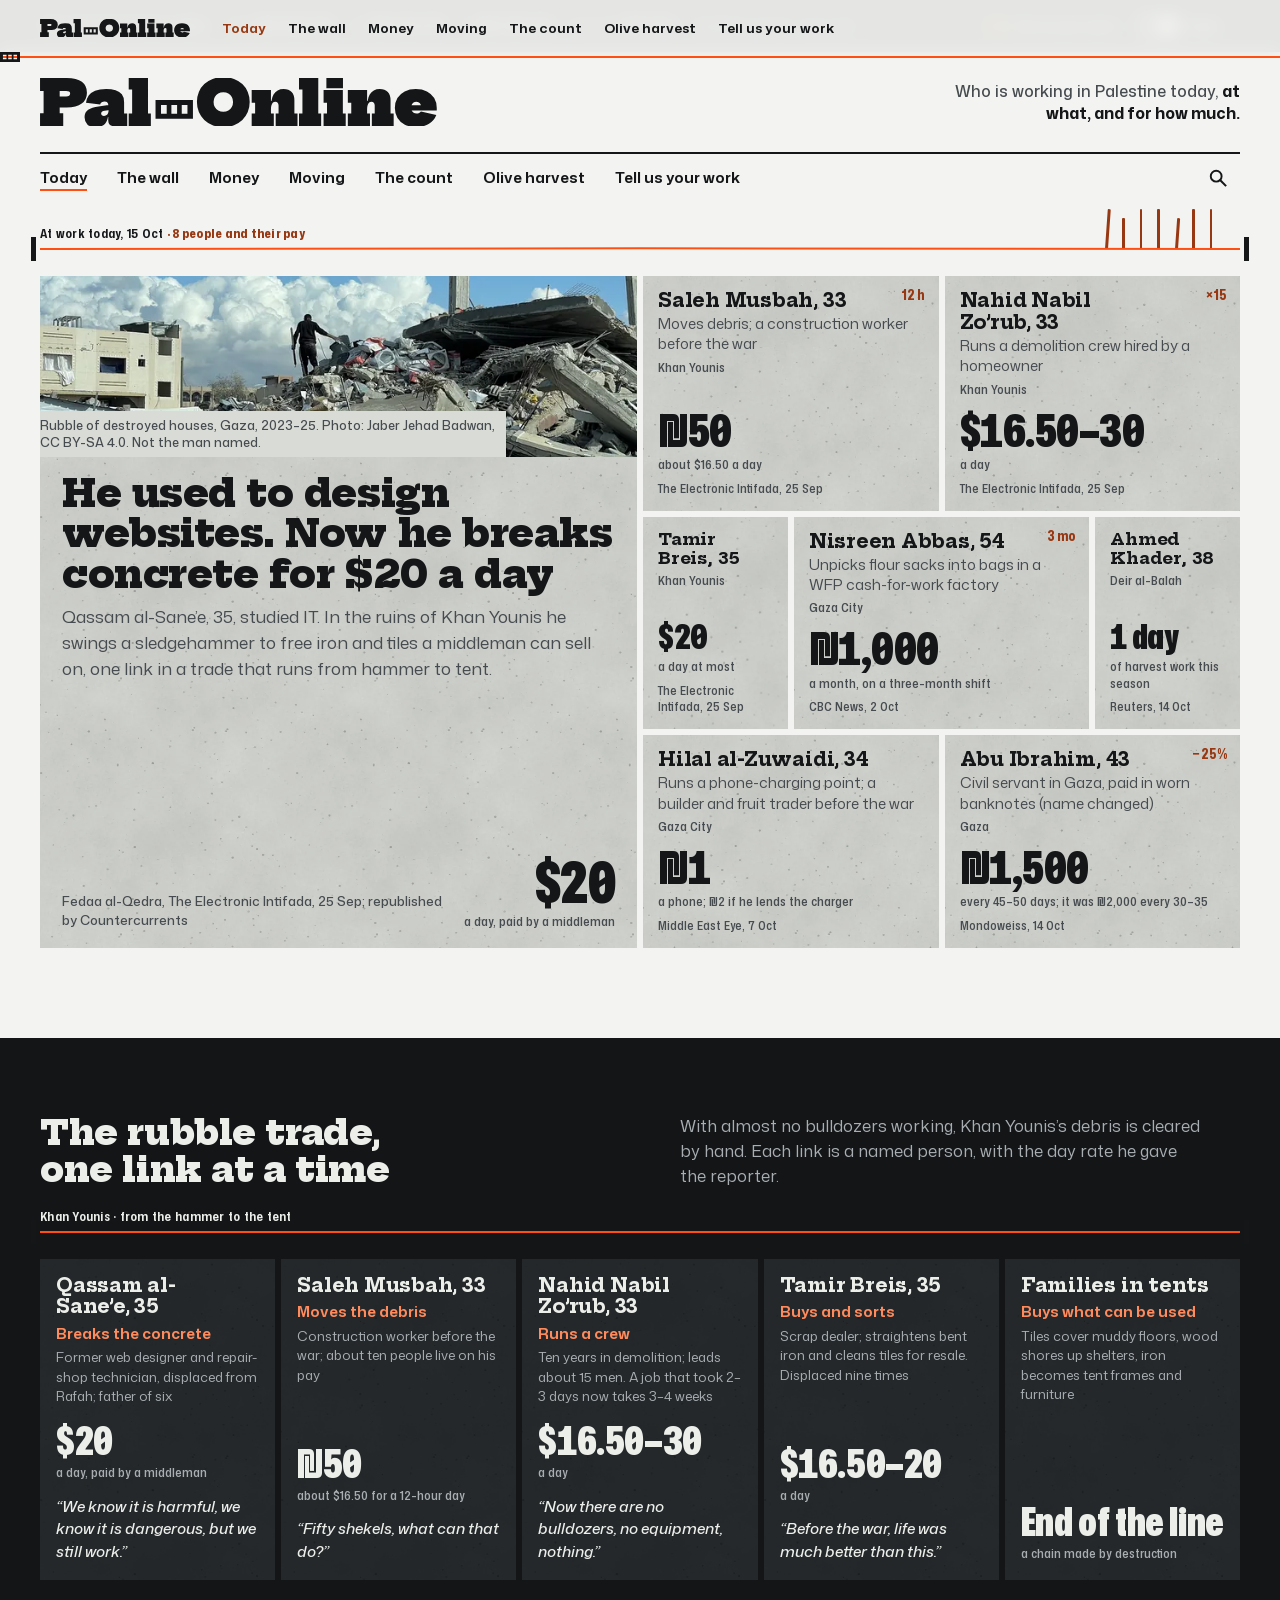
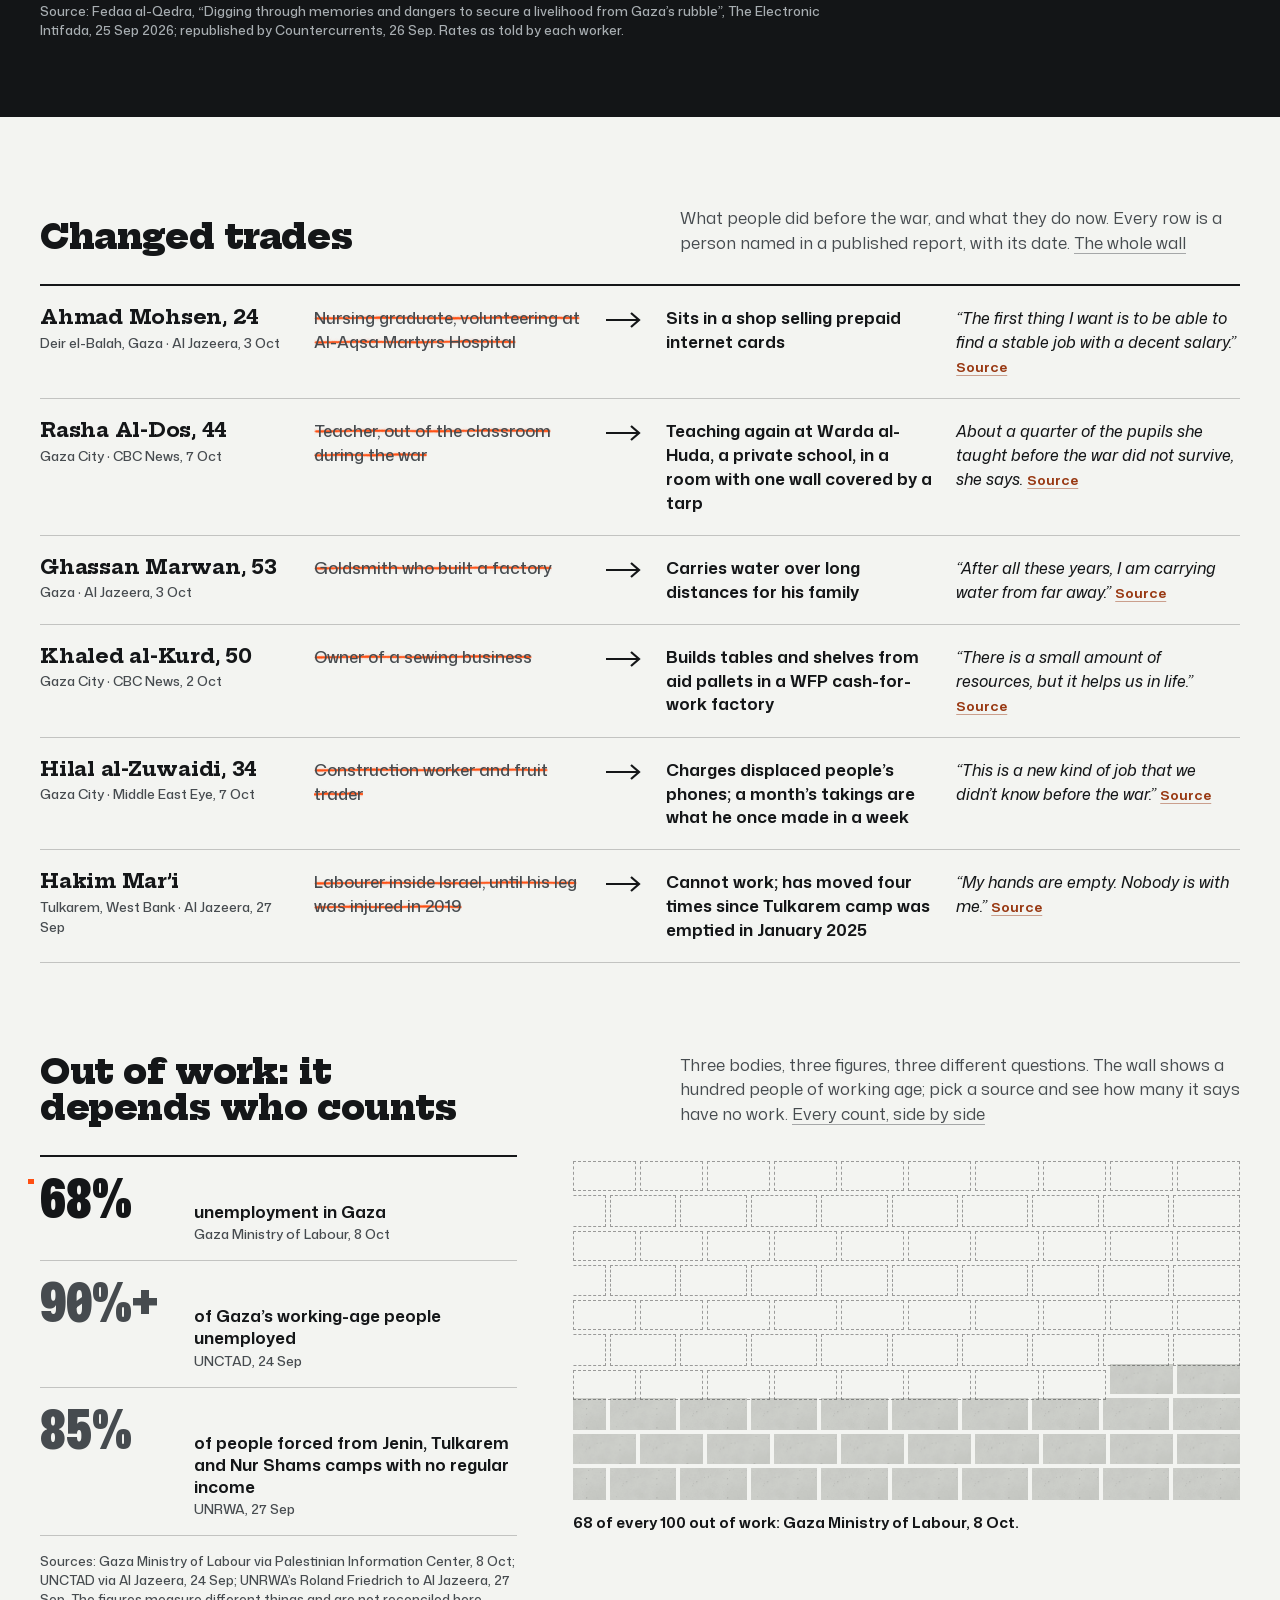
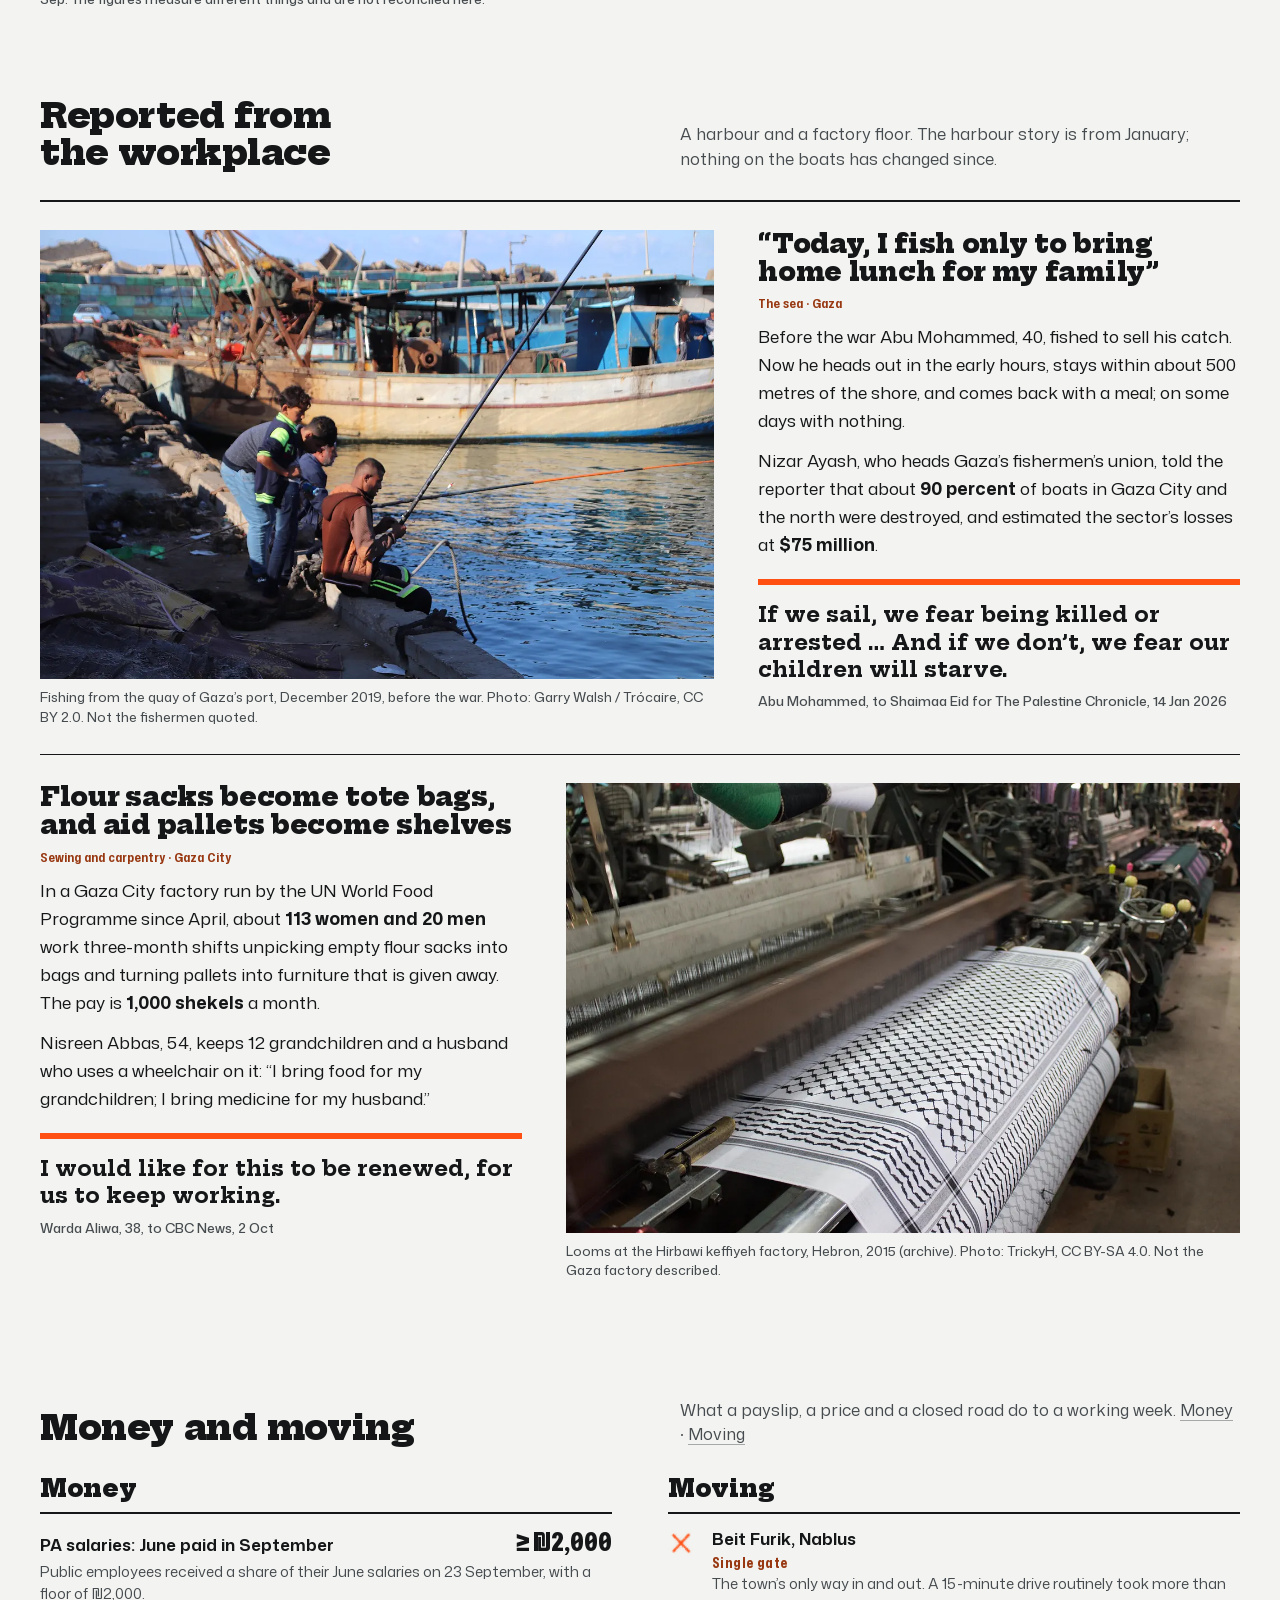
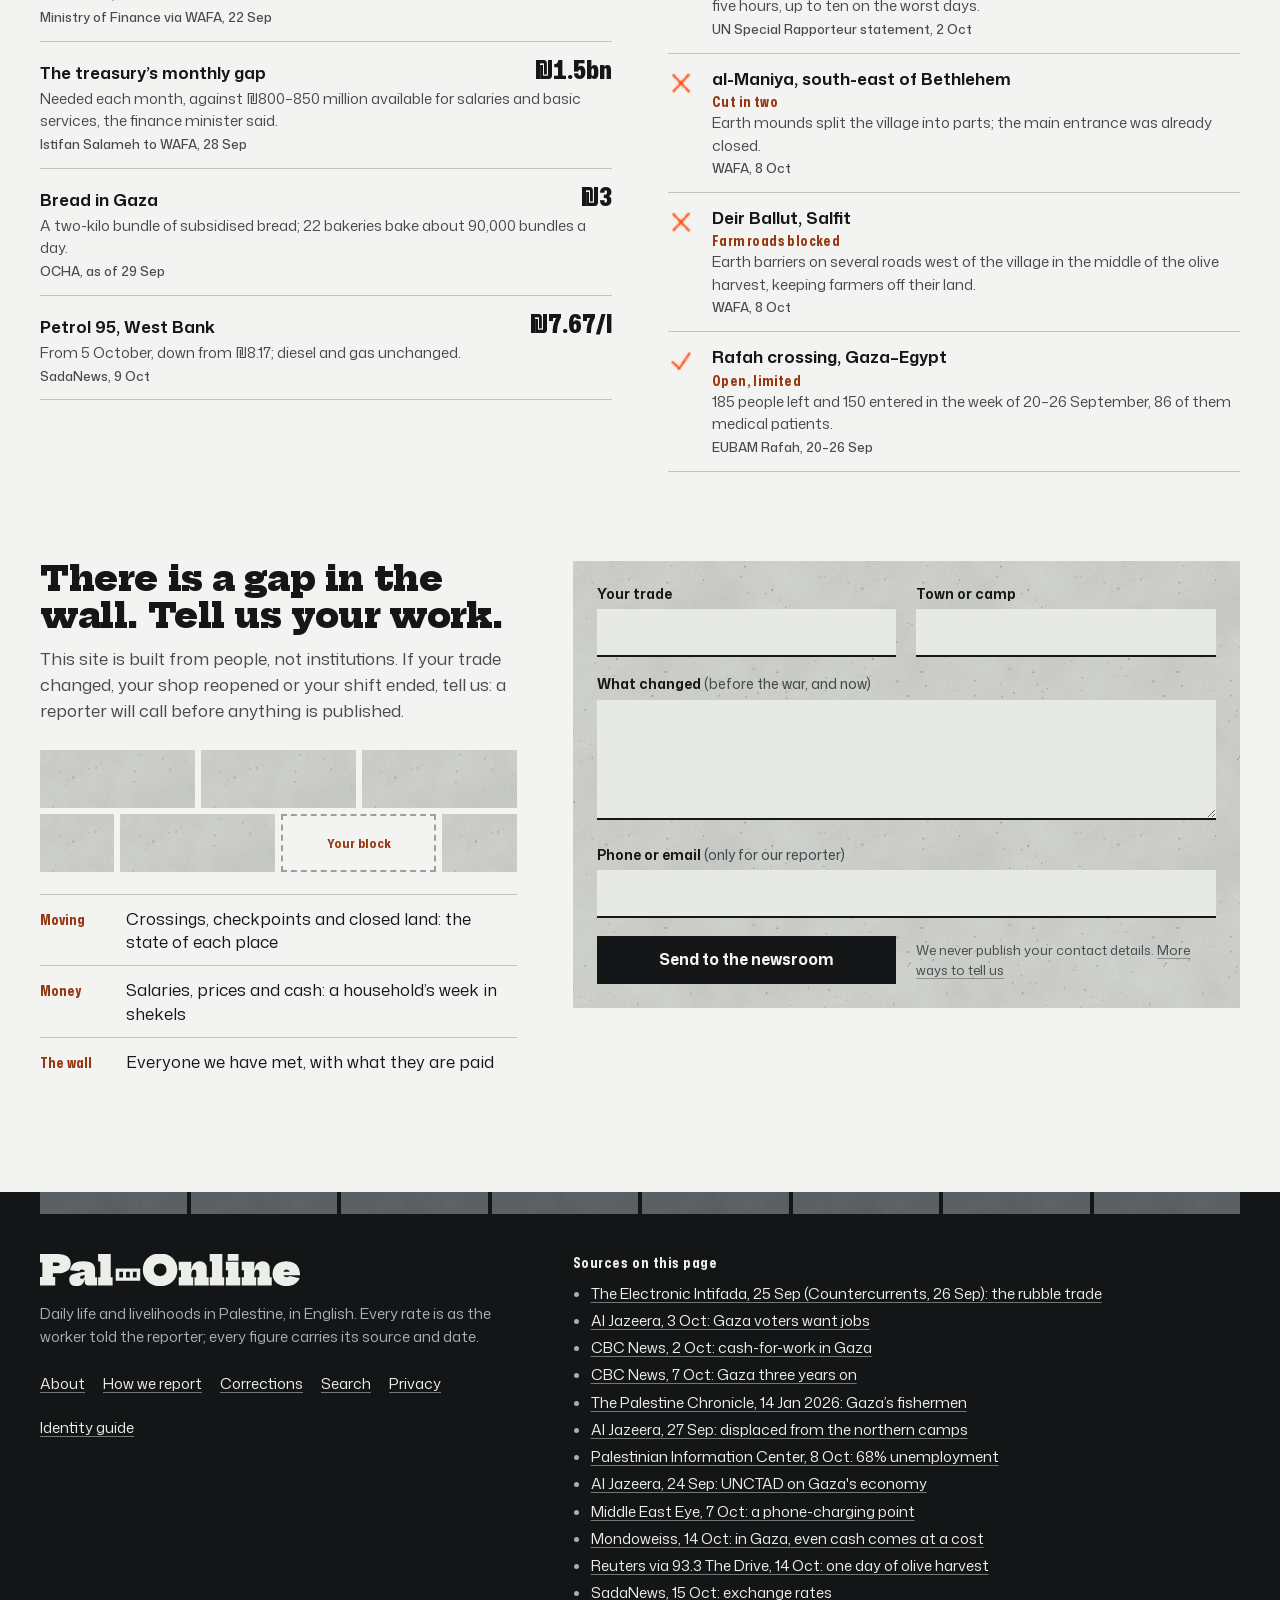
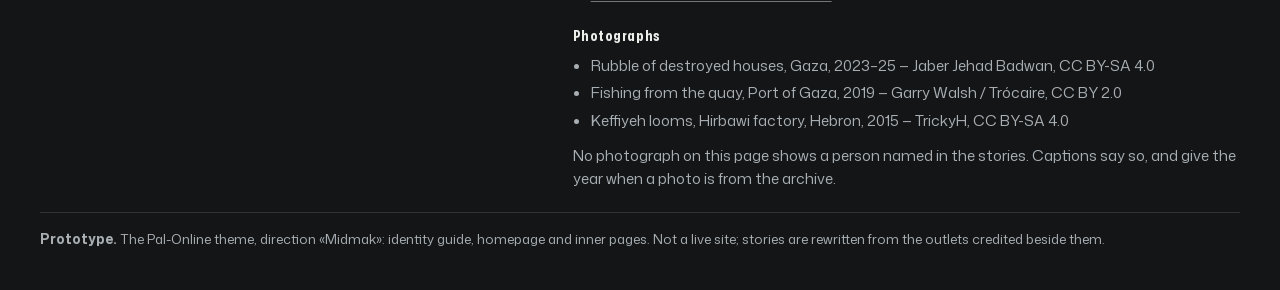
<file: home.html>
<!doctype html>
<html lang="en">
<head>
<meta charset="utf-8">
<meta name="viewport" content="width=device-width, initial-scale=1">
<script>try{var t=localStorage.getItem('po-theme');if(t==='light'||t==='dark')document.documentElement.setAttribute('data-theme',t)}catch(e){}</script>
<meta name="robots" content="noindex, nofollow">
<title>Pal-Online — who is working in Palestine today</title>
<meta name="description" content="Who is working in Palestine today, at what, and for how much: named workers, their trades and their pay, every figure with its source.">
<meta property="og:type" content="website">
<meta property="og:site_name" content="Pal-Online">
<meta property="og:title" content="Pal-Online — who is working in Palestine today">
<meta property="og:description" content="Who is working in Palestine today, at what, and for how much: named workers, their trades and their pay, every figure with its source.">
<meta property="og:url" content="https://taktek-dev.github.io/pal-online-prototype/home.html">
<meta property="og:image" content="https://taktek-dev.github.io/pal-online-prototype/assets/og.png">
<meta property="og:image:width" content="1200">
<meta property="og:image:height" content="630">
<meta name="twitter:card" content="summary_large_image">
<meta name="theme-color" content="#F3F4F1" media="(prefers-color-scheme: light)">
<meta name="theme-color" content="#101213" media="(prefers-color-scheme: dark)">
<link rel="icon" href="assets/brand/favicon.svg?v=25" type="image/svg+xml">
<link rel="apple-touch-icon" href="assets/brand/apple-touch-icon.png?v=25">
<link rel="manifest" href="manifest.webmanifest?v=25">
<link rel="preload" href="assets/fonts/hepta-slab-800.woff2?v=1" as="font" type="font/woff2" crossorigin>
<link rel="preload" href="assets/fonts/mona-sans.woff2?v=1" as="font" type="font/woff2" crossorigin>
<link rel="stylesheet" href="assets/css/po.css?v=25">
<link rel="stylesheet" href="assets/css/home.css?v=25">
<script type="application/ld+json">{"@context": "https://schema.org", "@type": "WebSite", "name": "Pal-Online", "url": "https://taktek-dev.github.io/pal-online-prototype/home.html", "publisher": {"@type": "NewsMediaOrganization", "name": "Pal-Online", "url": "https://taktek-dev.github.io/pal-online-prototype/home.html", "logo": {"@type": "ImageObject", "url": "https://taktek-dev.github.io/pal-online-prototype/assets/brand/social/avatar-night.png", "width": 1080, "height": 1080}}, "potentialAction": {"@type": "SearchAction", "target": "https://taktek-dev.github.io/pal-online-prototype/search.html?q={search_term_string}", "query-input": "required name=search_term_string"}}</script>
</head>
<body>
<!--
THESIS: Palestine reported by livelihood, built as a wall: every worker is a block with a name, a trade, a place and a rate; today's course is laid on top. Refuses the broadsheet grid of headline, photo and hairlines.
OWN-WORLD: lime-mortar ground, cast-concrete blocks (three-core hollow block) in running bond, charcoal ink, one orange mason's line, oxide rebar, sprayed marks for state. Hepta Slab (block serif) over Mona Sans.
STORY: the reader meets named people and what they are paid before any institution, sees whose count says what, and adds their own block.
FIRST VIEWPORT: wordmark with the block hyphen; the line stretched across; the lead (photo opening, headline, rate) as a corner two blocks wide, three courses high; seven people bonded beside it.
FORM: Midmak, candidate 4 of 7; seed 8b1ac050.
FINISH: unreviewed and undocumented is unfinished; this build ends with the finish review, the verdict, and DESIGN.md
-->
<div id="loader" aria-hidden="true"><div class="ld"><div class="ld-line"><svg viewBox="0 0 1000 120" preserveAspectRatio="none"><rect class="ld-pin" x="-6" y="40" width="12" height="40"/><rect class="ld-pin" x="994" y="40" width="12" height="40"/><path class="ld-string" d="M0 60Q500 106 1000 60"/></svg></div><svg class="ld-word" viewBox="42 0 12724 1544" role="img" aria-label="Pal-Online"><path class="ld-pal" fill="currentColor" d="M42 1544V1130H156V414H42V0H672V1130H786V1544ZM546 944V590H878Q943 590 975.5 567.5Q1008 545 1008.0 500.42056074766356Q1008 455 972.5 434.5Q937 414 880 414H580V0H900Q1223 0 1384.5 124.26701570680632Q1546.0 248.53403141361264 1546 470Q1546 582 1503.5 670.0Q1461 758 1378.0 819.0Q1295 880 1173.5 912.0Q1052 944 894 944ZM2412 1544Q2325 1544 2277.5 1496.0Q2230 1448 2230 1360V1170L2258 1130L2242 1018L2230 966V862Q2230 821 2212.5 798.0Q2195 775 2166.5 765.5Q2138 756 2106 756Q2061 756 2022.5 774.5Q1984 793 1970 846L1516 792Q1533 663 1602.0 563.5Q1671 464 1807.5 408.0Q1944 352 2164 352Q2336 352 2465.0 391.5Q2594 431 2666.0 524.0Q2738 617 2738 776V1136H2838V1544ZM1830 1574Q1649 1574 1559.5 1488.5Q1470 1403 1470 1262Q1470 1100 1585.5 1021.5Q1701 943 1920 912L2284 858V1026L2114 1052Q2054 1059 2028.0 1083.0Q2002 1107 2002 1142Q2002 1178 2027.0 1197.0Q2052 1216 2092 1216Q2127 1216 2161.5 1197.5Q2196 1179 2219.0 1136.0Q2242 1093 2242 1018L2288 1252H2220Q2198 1418 2094.5 1496.0Q1991 1574 1830 1574ZM3504 1138H3596V1544H2886V1138H2996V370H2886V-36H3504Z"/><path class="ld-block" fill="var(--block-fill,currentColor)" fill-rule="evenodd" d="M3746 708h1200v600h-1200zM3922 868h183v280h-183zM4255 868h183v280h-183zM4587 868h183v280h-183z"/><path class="ld-online" fill="currentColor" d="M5920 1572Q5733 1572 5577.5 1513.5Q5422 1455 5309.5 1347.5Q5197 1240 5135.5 1092.8218298555378Q5074.0 945.6436597110754 5074.0 767.7817014446227Q5074 592 5135.5 446.5Q5197 301 5309.5 194.5Q5422 88 5577.5 30.0Q5733 -28 5920.5 -28.0Q6108 -28 6262.839211618257 29.966666666666697Q6417.678423236514 87.9333333333334 6530.339211618257 194.4666666666667Q6643 301 6704.5 446.64516129032256Q6766.0 592.2903225806451 6766.0 768.1048387096774Q6766 946 6704.5 1093.0Q6643 1240 6530.274193548387 1347.5345911949685Q6417.548387096775 1455.0691823899372 6262.619815668203 1513.5345911949685Q6107.6912442396315 1572.0 5920 1572ZM5920 1084Q6012 1084 6082.5 1043.5Q6153 1003 6192.5 931.8472222222222Q6232.0 860.6944444444445 6232 768Q6232.0 677.2346368715084 6192.541082164329 607.7625698324023Q6153.082164328657 538.2905027932961 6082.541082164329 499.14525139664806Q6012 460 5920 460Q5828 460 5757.458917835671 499.14525139664806Q5686.917835671343 538.2905027932961 5647.458917835671 607.7625698324023Q5608.0 677.2346368715084 5608 768Q5608.0 860.6944444444445 5647.5 931.8472222222222Q5687 1003 5757.5 1043.5Q5828 1084 5920 1084ZM7448 1138H7540V1544H6830V1138H6940V790H6830V384H7448ZM7692 1138V884Q7692 827 7663.5 792.5Q7635 758 7588 758Q7545 758 7513.5 788.0Q7482 818 7465.0 872.5Q7448 927 7448 1002L7380 740H7464Q7481 613 7531.5 527.5Q7582 442 7663.0 399.0Q7744 356 7854 356Q8022 356 8111.0 449.0Q8200 542 8200 716V1138H8300V1544H7600V1138ZM8966 1138H9058V1544H8348V1138H8458V370H8348V-36H8966ZM9754 1138H9846V1544H9136V1138H9246V790H9136V384H9754ZM9226 -36H9758V328H9226ZM10532 1138H10624V1544H9914V1138H10024V790H9914V384H10532ZM10776 1138V884Q10776 827 10747.5 792.5Q10719 758 10672 758Q10629 758 10597.5 788.0Q10566 818 10549.0 872.5Q10532 927 10532 1002L10464 740H10548Q10565 613 10615.5 527.5Q10666 442 10747.0 399.0Q10828 356 10938 356Q11106 356 11195.0 449.0Q11284 542 11284 716V1138H11384V1544H10684V1138ZM12106 1572Q11896 1572 11742.5 1496.0Q11589 1420 11505.5 1283.5Q11422 1147 11422 964Q11422 782 11504.0 645.0Q11586 508 11737.0 432.0Q11888 356 12094 356Q12300 356 12451.0 432.0Q12602 508 12684.0 645.0Q12766 782 12766 964Q12766 983 12766.0 1001.5Q12766 1020 12766 1040H12266Q12268 1019 12268.0 997.0Q12268 975 12268 954Q12268 892 12248.5 849.0Q12229 806 12193.0 784.0Q12157 762 12108 762Q12058 762 12021.0 785.5Q11984 809 11964.0 854.0Q11944 899 11944 964Q11944 1015 11965.0 1053.5Q11986 1092 12024.5 1114.0Q12063 1136 12116 1136Q12164 1136 12200.5 1119.5Q12237 1103 12258 1076L12752 1190Q12685 1368 12517.0 1470.0Q12349 1572 12106 1572ZM11746 1040V872H12358L12346 1040Z"/></svg><p class="ld-note">Who is working in Palestine today</p></div></div>
<a class="skip" href="#today">Skip to today's course</a>
<div class="strip"><div class="wrap"><time datetime="2026-10-15">Thursday 15 October 2026</time><ul class="rates" aria-label="Exchange rates and fuel"><li>US$1 <b>₪3.05/3.09</b></li><li>JD1 <b>₪4.31/4.39</b></li><li>€1 <b>₪3.42/3.46</b></li><li>Petrol 95 <b>₪7.67/l</b></li><li class="by">SadaNews, 15 Oct · buy / sell</li></ul><a class="tell-link" href="tell.html">Tell us your work</a><button class="theme" type="button" role="switch" aria-checked="false" aria-label="Night colours"><span class="sw" aria-hidden="true"></span><span class="lab" aria-hidden="true">Night</span></button></div></div>
<header class="mast"><div class="wrap"><a class="home" href="home.html" aria-label="Pal-Online, home"><svg viewBox="42 0 12724 1544" role="img" aria-label="Pal-Online"><path fill="currentColor" d="M42 1544V1130H156V414H42V0H672V1130H786V1544ZM546 944V590H878Q943 590 975.5 567.5Q1008 545 1008.0 500.42056074766356Q1008 455 972.5 434.5Q937 414 880 414H580V0H900Q1223 0 1384.5 124.26701570680632Q1546.0 248.53403141361264 1546 470Q1546 582 1503.5 670.0Q1461 758 1378.0 819.0Q1295 880 1173.5 912.0Q1052 944 894 944ZM2412 1544Q2325 1544 2277.5 1496.0Q2230 1448 2230 1360V1170L2258 1130L2242 1018L2230 966V862Q2230 821 2212.5 798.0Q2195 775 2166.5 765.5Q2138 756 2106 756Q2061 756 2022.5 774.5Q1984 793 1970 846L1516 792Q1533 663 1602.0 563.5Q1671 464 1807.5 408.0Q1944 352 2164 352Q2336 352 2465.0 391.5Q2594 431 2666.0 524.0Q2738 617 2738 776V1136H2838V1544ZM1830 1574Q1649 1574 1559.5 1488.5Q1470 1403 1470 1262Q1470 1100 1585.5 1021.5Q1701 943 1920 912L2284 858V1026L2114 1052Q2054 1059 2028.0 1083.0Q2002 1107 2002 1142Q2002 1178 2027.0 1197.0Q2052 1216 2092 1216Q2127 1216 2161.5 1197.5Q2196 1179 2219.0 1136.0Q2242 1093 2242 1018L2288 1252H2220Q2198 1418 2094.5 1496.0Q1991 1574 1830 1574ZM3504 1138H3596V1544H2886V1138H2996V370H2886V-36H3504Z"/><path fill="var(--block-fill,currentColor)" fill-rule="evenodd" d="M3746 708h1200v600h-1200zM3922 868h183v280h-183zM4255 868h183v280h-183zM4587 868h183v280h-183z"/><path fill="currentColor" d="M5920 1572Q5733 1572 5577.5 1513.5Q5422 1455 5309.5 1347.5Q5197 1240 5135.5 1092.8218298555378Q5074.0 945.6436597110754 5074.0 767.7817014446227Q5074 592 5135.5 446.5Q5197 301 5309.5 194.5Q5422 88 5577.5 30.0Q5733 -28 5920.5 -28.0Q6108 -28 6262.839211618257 29.966666666666697Q6417.678423236514 87.9333333333334 6530.339211618257 194.4666666666667Q6643 301 6704.5 446.64516129032256Q6766.0 592.2903225806451 6766.0 768.1048387096774Q6766 946 6704.5 1093.0Q6643 1240 6530.274193548387 1347.5345911949685Q6417.548387096775 1455.0691823899372 6262.619815668203 1513.5345911949685Q6107.6912442396315 1572.0 5920 1572ZM5920 1084Q6012 1084 6082.5 1043.5Q6153 1003 6192.5 931.8472222222222Q6232.0 860.6944444444445 6232 768Q6232.0 677.2346368715084 6192.541082164329 607.7625698324023Q6153.082164328657 538.2905027932961 6082.541082164329 499.14525139664806Q6012 460 5920 460Q5828 460 5757.458917835671 499.14525139664806Q5686.917835671343 538.2905027932961 5647.458917835671 607.7625698324023Q5608.0 677.2346368715084 5608 768Q5608.0 860.6944444444445 5647.5 931.8472222222222Q5687 1003 5757.5 1043.5Q5828 1084 5920 1084ZM7448 1138H7540V1544H6830V1138H6940V790H6830V384H7448ZM7692 1138V884Q7692 827 7663.5 792.5Q7635 758 7588 758Q7545 758 7513.5 788.0Q7482 818 7465.0 872.5Q7448 927 7448 1002L7380 740H7464Q7481 613 7531.5 527.5Q7582 442 7663.0 399.0Q7744 356 7854 356Q8022 356 8111.0 449.0Q8200 542 8200 716V1138H8300V1544H7600V1138ZM8966 1138H9058V1544H8348V1138H8458V370H8348V-36H8966ZM9754 1138H9846V1544H9136V1138H9246V790H9136V384H9754ZM9226 -36H9758V328H9226ZM10532 1138H10624V1544H9914V1138H10024V790H9914V384H10532ZM10776 1138V884Q10776 827 10747.5 792.5Q10719 758 10672 758Q10629 758 10597.5 788.0Q10566 818 10549.0 872.5Q10532 927 10532 1002L10464 740H10548Q10565 613 10615.5 527.5Q10666 442 10747.0 399.0Q10828 356 10938 356Q11106 356 11195.0 449.0Q11284 542 11284 716V1138H11384V1544H10684V1138ZM12106 1572Q11896 1572 11742.5 1496.0Q11589 1420 11505.5 1283.5Q11422 1147 11422 964Q11422 782 11504.0 645.0Q11586 508 11737.0 432.0Q11888 356 12094 356Q12300 356 12451.0 432.0Q12602 508 12684.0 645.0Q12766 782 12766 964Q12766 983 12766.0 1001.5Q12766 1020 12766 1040H12266Q12268 1019 12268.0 997.0Q12268 975 12268 954Q12268 892 12248.5 849.0Q12229 806 12193.0 784.0Q12157 762 12108 762Q12058 762 12021.0 785.5Q11984 809 11964.0 854.0Q11944 899 11944 964Q11944 1015 11965.0 1053.5Q11986 1092 12024.5 1114.0Q12063 1136 12116 1136Q12164 1136 12200.5 1119.5Q12237 1103 12258 1076L12752 1190Q12685 1368 12517.0 1470.0Q12349 1572 12106 1572ZM11746 1040V872H12358L12346 1040Z"/></svg></a><p class="motto">Who is working in Palestine today, <b>at what, and for how much.</b></p><nav class="nav" aria-label="Sections"><a href="home.html" aria-current="page">Today</a><a href="wall.html">The wall</a><a href="money.html">Money</a><a href="moving.html">Moving</a><a href="count.html">The count</a><a href="harvest.html">Olive harvest</a><a href="tell.html">Tell us your work</a><a class="find" href="search.html"><svg viewBox="0 0 24 24" aria-hidden="true"><circle cx="10.5" cy="10.5" r="6.2" fill="none" stroke="currentColor" stroke-width="2.2"/><path d="M15.2 15.2 21 21" stroke="currentColor" stroke-width="2.4" stroke-linecap="square"/></svg><span class="sr">Search</span></a></nav></div></header><div class="bar" aria-hidden="true"><div class="wrap"><a class="home" href="home.html" tabindex="-1"><svg viewBox="42 0 12724 1544" role="img" aria-label="Pal-Online"><path fill="currentColor" d="M42 1544V1130H156V414H42V0H672V1130H786V1544ZM546 944V590H878Q943 590 975.5 567.5Q1008 545 1008.0 500.42056074766356Q1008 455 972.5 434.5Q937 414 880 414H580V0H900Q1223 0 1384.5 124.26701570680632Q1546.0 248.53403141361264 1546 470Q1546 582 1503.5 670.0Q1461 758 1378.0 819.0Q1295 880 1173.5 912.0Q1052 944 894 944ZM2412 1544Q2325 1544 2277.5 1496.0Q2230 1448 2230 1360V1170L2258 1130L2242 1018L2230 966V862Q2230 821 2212.5 798.0Q2195 775 2166.5 765.5Q2138 756 2106 756Q2061 756 2022.5 774.5Q1984 793 1970 846L1516 792Q1533 663 1602.0 563.5Q1671 464 1807.5 408.0Q1944 352 2164 352Q2336 352 2465.0 391.5Q2594 431 2666.0 524.0Q2738 617 2738 776V1136H2838V1544ZM1830 1574Q1649 1574 1559.5 1488.5Q1470 1403 1470 1262Q1470 1100 1585.5 1021.5Q1701 943 1920 912L2284 858V1026L2114 1052Q2054 1059 2028.0 1083.0Q2002 1107 2002 1142Q2002 1178 2027.0 1197.0Q2052 1216 2092 1216Q2127 1216 2161.5 1197.5Q2196 1179 2219.0 1136.0Q2242 1093 2242 1018L2288 1252H2220Q2198 1418 2094.5 1496.0Q1991 1574 1830 1574ZM3504 1138H3596V1544H2886V1138H2996V370H2886V-36H3504Z"/><path fill="var(--block-fill,currentColor)" fill-rule="evenodd" d="M3746 708h1200v600h-1200zM3922 868h183v280h-183zM4255 868h183v280h-183zM4587 868h183v280h-183z"/><path fill="currentColor" d="M5920 1572Q5733 1572 5577.5 1513.5Q5422 1455 5309.5 1347.5Q5197 1240 5135.5 1092.8218298555378Q5074.0 945.6436597110754 5074.0 767.7817014446227Q5074 592 5135.5 446.5Q5197 301 5309.5 194.5Q5422 88 5577.5 30.0Q5733 -28 5920.5 -28.0Q6108 -28 6262.839211618257 29.966666666666697Q6417.678423236514 87.9333333333334 6530.339211618257 194.4666666666667Q6643 301 6704.5 446.64516129032256Q6766.0 592.2903225806451 6766.0 768.1048387096774Q6766 946 6704.5 1093.0Q6643 1240 6530.274193548387 1347.5345911949685Q6417.548387096775 1455.0691823899372 6262.619815668203 1513.5345911949685Q6107.6912442396315 1572.0 5920 1572ZM5920 1084Q6012 1084 6082.5 1043.5Q6153 1003 6192.5 931.8472222222222Q6232.0 860.6944444444445 6232 768Q6232.0 677.2346368715084 6192.541082164329 607.7625698324023Q6153.082164328657 538.2905027932961 6082.541082164329 499.14525139664806Q6012 460 5920 460Q5828 460 5757.458917835671 499.14525139664806Q5686.917835671343 538.2905027932961 5647.458917835671 607.7625698324023Q5608.0 677.2346368715084 5608 768Q5608.0 860.6944444444445 5647.5 931.8472222222222Q5687 1003 5757.5 1043.5Q5828 1084 5920 1084ZM7448 1138H7540V1544H6830V1138H6940V790H6830V384H7448ZM7692 1138V884Q7692 827 7663.5 792.5Q7635 758 7588 758Q7545 758 7513.5 788.0Q7482 818 7465.0 872.5Q7448 927 7448 1002L7380 740H7464Q7481 613 7531.5 527.5Q7582 442 7663.0 399.0Q7744 356 7854 356Q8022 356 8111.0 449.0Q8200 542 8200 716V1138H8300V1544H7600V1138ZM8966 1138H9058V1544H8348V1138H8458V370H8348V-36H8966ZM9754 1138H9846V1544H9136V1138H9246V790H9136V384H9754ZM9226 -36H9758V328H9226ZM10532 1138H10624V1544H9914V1138H10024V790H9914V384H10532ZM10776 1138V884Q10776 827 10747.5 792.5Q10719 758 10672 758Q10629 758 10597.5 788.0Q10566 818 10549.0 872.5Q10532 927 10532 1002L10464 740H10548Q10565 613 10615.5 527.5Q10666 442 10747.0 399.0Q10828 356 10938 356Q11106 356 11195.0 449.0Q11284 542 11284 716V1138H11384V1544H10684V1138ZM12106 1572Q11896 1572 11742.5 1496.0Q11589 1420 11505.5 1283.5Q11422 1147 11422 964Q11422 782 11504.0 645.0Q11586 508 11737.0 432.0Q11888 356 12094 356Q12300 356 12451.0 432.0Q12602 508 12684.0 645.0Q12766 782 12766 964Q12766 983 12766.0 1001.5Q12766 1020 12766 1040H12266Q12268 1019 12268.0 997.0Q12268 975 12268 954Q12268 892 12248.5 849.0Q12229 806 12193.0 784.0Q12157 762 12108 762Q12058 762 12021.0 785.5Q11984 809 11964.0 854.0Q11944 899 11944 964Q11944 1015 11965.0 1053.5Q11986 1092 12024.5 1114.0Q12063 1136 12116 1136Q12164 1136 12200.5 1119.5Q12237 1103 12258 1076L12752 1190Q12685 1368 12517.0 1470.0Q12349 1572 12106 1572ZM11746 1040V872H12358L12346 1040Z"/></svg></a><nav><a href="home.html" aria-current="page" tabindex="-1">Today</a><a href="wall.html" tabindex="-1">The wall</a><a href="money.html" tabindex="-1">Money</a><a href="moving.html" tabindex="-1">Moving</a><a href="count.html" tabindex="-1">The count</a><a href="harvest.html" tabindex="-1">Olive harvest</a><a href="tell.html" tabindex="-1">Tell us your work</a></nav></div><span class="bar-rider"></span></div>
<main>
<section class="today wrap" id="today" aria-labelledby="today-h"><h1 class="sr" id="today-h">Pal-Online: who is working in Palestine today, 15 Oct</h1><div class="mline" id="line-today"><span class="tag">At work today, 15 Oct <b>· 8 people and their pay</b></span><div class="rebar" aria-hidden="true"><i></i><i></i><i></i><i></i><i></i><i></i><i></i></div><svg viewBox="0 0 1000 30" preserveAspectRatio="none" aria-hidden="true"><path class="string" d="M0 15L1000 15"/></svg></div><div class="wall hero lay" data-line="line-today"><article class="blk lead" id="lead"><figure class="opening"><img src="assets/img/photo/gaza-man-on-rubble-1200.webp?v=25" srcset="assets/img/photo/gaza-man-on-rubble-700.webp?v=25 700w, assets/img/photo/gaza-man-on-rubble-1200.webp?v=25 1200w, assets/img/photo/gaza-man-on-rubble-1800.webp?v=25 1800w" sizes="(max-width:1100px) 100vw, 680px" width="1800" height="1012" alt="A man stands on top of a mound of concrete rubble and twisted debris from collapsed houses in Gaza." fetchpriority="high"><figcaption>Rubble of destroyed houses, Gaza, 2023–25. Photo: Jaber Jehad Badwan, CC BY-SA 4.0. Not the man named.</figcaption></figure><div class="txt"><h2 class="lead-h"><a href="article.html">He used to design websites. Now he breaks concrete for $20 a day</a></h2><p class="dek">Qassam al-Sane’e, 35, studied IT. In the ruins of Khan Younis he swings a sledgehammer to free iron and tiles a middleman can sell on, one link in a trade that runs from hammer to tent.</p><div class="meta"><p class="src">Fedaa al-Qedra, The Electronic Intifada, 25 Sep; republished by Countercurrents</p><p class="rate num">$20<small>a day, paid by a middleman</small></p></div></div></article><article class="blk who w"><span class="chalk" title="length of his working day">12 h</span><h3><a href="article.html#chain">Saleh Musbah, 33</a></h3><p class="trade">Moves debris; a construction worker before the war</p><p class="place">Khan Younis</p><p class="rate num">₪50<small>about $16.50 a day</small></p><p class="when">The Electronic Intifada, 25 Sep</p></article><article class="blk who w"><span class="chalk" title="men in his crew">×15</span><h3><a href="article.html#chain">Nahid Nabil Zo’rub, 33</a></h3><p class="trade">Runs a demolition crew hired by a homeowner</p><p class="place">Khan Younis</p><p class="rate num">$16.50–30<small>a day</small></p><p class="when">The Electronic Intifada, 25 Sep</p></article><article class="blk who h"><h3><a href="article.html#chain">Tamir Breis, 35</a></h3><p class="place">Khan Younis</p><p class="rate num">$20<small>a day at most</small></p><p class="when">The Electronic Intifada, 25 Sep</p></article><article class="blk who w"><span class="chalk" title="length of the shift">3 mo</span><h3><a href="#sewing">Nisreen Abbas, 54</a></h3><p class="trade">Unpicks flour sacks into bags in a WFP cash-for-work factory</p><p class="place">Gaza City</p><p class="rate num">₪1,000<small>a month, on a three-month shift</small></p><p class="when">CBC News, 2 Oct</p></article><article class="blk who h"><h3><a href="harvest.html">Ahmed Khader, 38</a></h3><p class="place">Deir al-Balah</p><p class="rate num">1 day<small>of harvest work this season</small></p><p class="when">Reuters, 14 Oct</p></article><article class="blk who w"><h3><a href="wall.html">Hilal al-Zuwaidi, 34</a></h3><p class="trade">Runs a phone-charging point; a builder and fruit trader before the war</p><p class="place">Gaza City</p><p class="rate num">₪1<small>a phone; ₪2 if he lends the charger</small></p><p class="when">Middle East Eye, 7 Oct</p></article><article class="blk who w"><span class="chalk" title="smaller with each payment">−25%</span><h3><a href="money.html#pay">Abu Ibrahim, 43</a></h3><p class="trade">Civil servant in Gaza, paid in worn banknotes (name changed)</p><p class="place">Gaza</p><p class="rate num">₪1,500<small>every 45–50 days; it was ₪2,000 every 30–35</small></p><p class="when">Mondoweiss, 14 Oct</p></article></div></section>

<section class="chain" id="chain" aria-labelledby="chain-h"><div class="wrap"><div class="sec-head"><h2 id="chain-h">The rubble trade, one link at a time</h2><p>With almost no bulldozers working, Khan Younis’s debris is cleared by hand. Each link is a named person, with the day rate he gave the reporter.</p></div><div class="mline" id="line-chain"><span class="tag">Khan Younis · from the hammer to the tent</span><svg viewBox="0 0 1000 30" preserveAspectRatio="none" aria-hidden="true"><path class="string" d="M0 15L1000 15"/></svg></div><ol class="wall links lay" data-line="line-chain"><li class="blk blk--night w"><h3>Qassam al-Sane’e, 35</h3><p class="role">Breaks the concrete</p><p class="who-is">Former web designer and repair-shop technician, displaced from Rafah; father of six</p><p class="rate num">$20<small>a day, paid by a middleman</small></p><q>We know it is harmful, we know it is dangerous, but we still work.</q></li><li class="blk blk--night w"><h3>Saleh Musbah, 33</h3><p class="role">Moves the debris</p><p class="who-is">Construction worker before the war; about ten people live on his pay</p><p class="rate num">₪50<small>about $16.50 for a 12-hour day</small></p><q>Fifty shekels, what can that do?</q></li><li class="blk blk--night w"><h3>Nahid Nabil Zo’rub, 33</h3><p class="role">Runs a crew</p><p class="who-is">Ten years in demolition; leads about 15 men. A job that took 2–3 days now takes 3–4 weeks</p><p class="rate num">$16.50–30<small>a day</small></p><q>Now there are no bulldozers, no equipment, nothing.</q></li><li class="blk blk--night w"><h3>Tamir Breis, 35</h3><p class="role">Buys and sorts</p><p class="who-is">Scrap dealer; straightens bent iron and cleans tiles for resale. Displaced nine times</p><p class="rate num">$16.50–20<small>a day</small></p><q>Before the war, life was much better than this.</q></li><li class="blk blk--night w"><h3>Families in tents</h3><p class="role">Buys what can be used</p><p class="who-is">Tiles cover muddy floors, wood shores up shelters, iron becomes tent frames and furniture</p><p class="rate num">End of the line<small>a chain made by destruction</small></p></li></ol><p class="src">Source: Fedaa al-Qedra, “Digging through memories and dangers to secure a livelihood from Gaza’s rubble”, The Electronic Intifada, 25 Sep 2026; republished by Countercurrents, 26 Sep. Rates as told by each worker.</p></div></section>
<section class="sec wrap" id="trades" aria-labelledby="trades-h"><div class="sec-head"><h2 id="trades-h">Changed trades</h2><p>What people did before the war, and what they do now. Every row is a person named in a published report, with its date. <a href="wall.html">The whole wall</a></p></div><ul class="reg"><li data-spray><div><h3>Ahmad Mohsen, 24</h3><p class="meta">Deir el-Balah, Gaza · Al Jazeera, 3 Oct</p></div><p class="was"><span class="sr">Was: </span><span class="spray">Nursing graduate, volunteering at Al-Aqsa Martyrs Hospital</span></p><svg class="to" viewBox="0 0 40 20" aria-hidden="true"><path fill="none" stroke="currentColor" stroke-width="2.2" d="M2 10h33M27 3l8 7-8 7"/></svg><p class="now"><span class="sr">Now: </span>Sits in a shop selling prepaid internet cards</p><p class="words">“The first thing I want is to be able to find a stable job with a decent salary.” <a href="https://www.aljazeera.com/news/2026/10/3/gaza-voters-want-jobs-and-security-as-palestinian-elections-approach" rel="noopener">Source</a></p></li><li data-spray><div><h3>Rasha Al-Dos, 44</h3><p class="meta">Gaza City · CBC News, 7 Oct</p></div><p class="was"><span class="sr">Was: </span><span class="spray">Teacher, out of the classroom during the war</span></p><svg class="to" viewBox="0 0 40 20" aria-hidden="true"><path fill="none" stroke="currentColor" stroke-width="2.2" d="M2 10h33M27 3l8 7-8 7"/></svg><p class="now"><span class="sr">Now: </span>Teaching again at Warda al-Huda, a private school, in a room with one wall covered by a tarp</p><p class="words">About a quarter of the pupils she taught before the war did not survive, she says. <a href="https://www.cbc.ca/news/world/gaza-3-years-after-war-9.7372095" rel="noopener">Source</a></p></li><li data-spray><div><h3>Ghassan Marwan, 53</h3><p class="meta">Gaza · Al Jazeera, 3 Oct</p></div><p class="was"><span class="sr">Was: </span><span class="spray">Goldsmith who built a factory</span></p><svg class="to" viewBox="0 0 40 20" aria-hidden="true"><path fill="none" stroke="currentColor" stroke-width="2.2" d="M2 10h33M27 3l8 7-8 7"/></svg><p class="now"><span class="sr">Now: </span>Carries water over long distances for his family</p><p class="words">“After all these years, I am carrying water from far away.” <a href="https://www.aljazeera.com/news/2026/10/3/gaza-voters-want-jobs-and-security-as-palestinian-elections-approach" rel="noopener">Source</a></p></li><li data-spray><div><h3>Khaled al-Kurd, 50</h3><p class="meta">Gaza City · CBC News, 2 Oct</p></div><p class="was"><span class="sr">Was: </span><span class="spray">Owner of a sewing business</span></p><svg class="to" viewBox="0 0 40 20" aria-hidden="true"><path fill="none" stroke="currentColor" stroke-width="2.2" d="M2 10h33M27 3l8 7-8 7"/></svg><p class="now"><span class="sr">Now: </span>Builds tables and shelves from aid pallets in a WFP cash-for-work factory</p><p class="words">“There is a small amount of resources, but it helps us in life.” <a href="https://www.cbc.ca/news/world/cash-for-work-program-gaza-9.7366177" rel="noopener">Source</a></p></li><li data-spray><div><h3>Hilal al-Zuwaidi, 34</h3><p class="meta">Gaza City · Middle East Eye, 7 Oct</p></div><p class="was"><span class="sr">Was: </span><span class="spray">Construction worker and fruit trader</span></p><svg class="to" viewBox="0 0 40 20" aria-hidden="true"><path fill="none" stroke="currentColor" stroke-width="2.2" d="M2 10h33M27 3l8 7-8 7"/></svg><p class="now"><span class="sr">Now: </span>Charges displaced people’s phones; a month’s takings are what he once made in a week</p><p class="words">“This is a new kind of job that we didn’t know before the war.” <a href="https://www.middleeasteye.net/big-story/gaza-all-we-do-is-try-to-survive" rel="noopener">Source</a></p></li><li data-spray><div><h3>Hakim Mar’i</h3><p class="meta">Tulkarem, West Bank · Al Jazeera, 27 Sep</p></div><p class="was"><span class="sr">Was: </span><span class="spray">Labourer inside Israel, until his leg was injured in 2019</span></p><svg class="to" viewBox="0 0 40 20" aria-hidden="true"><path fill="none" stroke="currentColor" stroke-width="2.2" d="M2 10h33M27 3l8 7-8 7"/></svg><p class="now"><span class="sr">Now: </span>Cannot work; has moved four times since Tulkarem camp was emptied in January 2025</p><p class="words">“My hands are empty. Nobody is with me.” <a href="https://www.aljazeera.com/features/2026/9/27/my-hands-are-empty-displaced-palestinians-struggle-to-survive" rel="noopener">Source</a></p></li></ul></section>
<section class="sec wrap" id="count" aria-labelledby="count-h"><div class="sec-head"><h2 id="count-h">Out of work: it depends who counts</h2><p>Three bodies, three figures, three different questions. The wall shows a hundred people of working age; pick a source and see how many it says have no work. <a href="count.html">Every count, side by side</a></p></div><div class="count"><div><div class="figs" role="group" aria-label="Choose whose figure the wall shows"><button class="fig-btn" type="button" aria-pressed="true" data-out="68" data-cap="68 of every 100 out of work: Gaza Ministry of Labour, 8 Oct."><span class="big num">68%</span><span class="what">unemployment in Gaza</span><span class="who-said">Gaza Ministry of Labour, 8 Oct</span></button><button class="fig-btn" type="button" aria-pressed="false" data-out="91" data-cap="More than 90 of every 100: UNCTAD, 24 Sep. Shown as 91."><span class="big num">90%+</span><span class="what">of Gaza’s working-age people unemployed</span><span class="who-said">UNCTAD, 24 Sep</span></button><button class="fig-btn" type="button" aria-pressed="false" data-out="85" data-cap="85 of every 100 displaced from the three northern West Bank camps have no regular income: UNRWA, 27 Sep."><span class="big num">85%</span><span class="what">of people forced from Jenin, Tulkarem and Nur Shams camps with no regular income</span><span class="who-said">UNRWA, 27 Sep</span></button></div><p class="src count-note">Sources: Gaza Ministry of Labour via Palestinian Information Center, 8 Oct; UNCTAD via Al Jazeera, 24 Sep; UNRWA’s Roland Friedrich to Al Jazeera, 27 Sep. The figures measure different things and are not reconciled here.</p></div><div><div class="hundred" aria-hidden="true"><div class="crs"><span class="is-out"></span><span class="is-out"></span><span class="is-out"></span><span class="is-out"></span><span class="is-out"></span><span class="is-out"></span><span class="is-out"></span><span class="is-out"></span><span class="is-out"></span><span class="is-out"></span></div><div class="crs"><span class="is-out"></span><span class="is-out"></span><span class="is-out"></span><span class="is-out"></span><span class="is-out"></span><span class="is-out"></span><span class="is-out"></span><span class="is-out"></span><span class="is-out"></span><span class="is-out"></span><span class=bat></span></div><div class="crs"><span class="is-out"></span><span class="is-out"></span><span class="is-out"></span><span class="is-out"></span><span class="is-out"></span><span class="is-out"></span><span class="is-out"></span><span class="is-out"></span><span class="is-out"></span><span class="is-out"></span></div><div class="crs"><span class="is-out"></span><span class="is-out"></span><span class="is-out"></span><span class="is-out"></span><span class="is-out"></span><span class="is-out"></span><span class="is-out"></span><span class="is-out"></span><span class="is-out"></span><span class="is-out"></span><span class=bat></span></div><div class="crs"><span class="is-out"></span><span class="is-out"></span><span class="is-out"></span><span class="is-out"></span><span class="is-out"></span><span class="is-out"></span><span class="is-out"></span><span class="is-out"></span><span class="is-out"></span><span class="is-out"></span></div><div class="crs"><span class="is-out"></span><span class="is-out"></span><span class="is-out"></span><span class="is-out"></span><span class="is-out"></span><span class="is-out"></span><span class="is-out"></span><span class="is-out"></span><span class="is-out"></span><span class="is-out"></span><span class=bat></span></div><div class="crs"><span class="is-out"></span><span class="is-out"></span><span class="is-out"></span><span class="is-out"></span><span class="is-out"></span><span class="is-out"></span><span class="is-out"></span><span class="is-out"></span><span></span><span></span></div><div class="crs"><span></span><span></span><span></span><span></span><span></span><span></span><span></span><span></span><span></span><span></span><span class=bat></span></div><div class="crs"><span></span><span></span><span></span><span></span><span></span><span></span><span></span><span></span><span></span><span></span></div><div class="crs"><span></span><span></span><span></span><span></span><span></span><span></span><span></span><span></span><span></span><span></span><span class=bat></span></div></div><p class="count-cap" aria-live="polite">68 of every 100 out of work: Gaza Ministry of Labour, 8 Oct.</p></div></div></section>
<section class="sec wrap" id="workplace" aria-labelledby="wp-h"><div class="sec-head"><h2 id="wp-h">Reported from the workplace</h2><p>A harbour and a factory floor. The harbour story is from January; nothing on the boats has changed since.</p></div><article class="desk" id="sea"><figure class="opening"><img src="assets/img/photo/gaza-fishermen-rods-2019-1200.webp?v=25" srcset="assets/img/photo/gaza-fishermen-rods-2019-700.webp?v=25 700w, assets/img/photo/gaza-fishermen-rods-2019-1200.webp?v=25 1200w, assets/img/photo/gaza-fishermen-rods-2019-1800.webp?v=25 1800w" sizes="(max-width:860px) 100vw, 56vw" width="1800" height="1200" alt="Three young men fish with long rods from the quay of Gaza&#x27;s port, a large wooden fishing boat moored behind them." loading="lazy" decoding="async"><figcaption>Fishing from the quay of Gaza’s port, December 2019, before the war. Photo: Garry Walsh / Trócaire, CC BY 2.0. Not the fishermen quoted.</figcaption></figure><div><h3>“Today, I fish only to bring home lunch for my family”</h3><p class="place">The sea · Gaza</p><p>Before the war Abu Mohammed, 40, fished to sell his catch. Now he heads out in the early hours, stays within about 500 metres of the shore, and comes back with a meal; on some days with nothing.</p><p>Nizar Ayash, who heads Gaza’s fishermen’s union, told the reporter that about <b>90 percent</b> of boats in Gaza City and the north were destroyed, and estimated the sector’s losses at <b>$75 million</b>.</p><blockquote><p>If we sail, we fear being killed or arrested … And if we don’t, we fear our children will starve.</p><footer>Abu Mohammed, to Shaimaa Eid for The Palestine Chronicle, 14 Jan 2026</footer></blockquote></div></article><article class="desk flip" id="sewing"><figure class="opening"><img src="assets/img/photo/hirbawi-keffiyeh-loom-2015-1200.webp?v=25" srcset="assets/img/photo/hirbawi-keffiyeh-loom-2015-700.webp?v=25 700w, assets/img/photo/hirbawi-keffiyeh-loom-2015-1200.webp?v=25 1200w, assets/img/photo/hirbawi-keffiyeh-loom-2015-1800.webp?v=25 1800w" sizes="(max-width:860px) 100vw, 56vw" width="1800" height="1200" alt="A mechanical loom weaving black-and-white keffiyeh cloth, rows of looms receding into the factory hall." loading="lazy" decoding="async"><figcaption>Looms at the Hirbawi keffiyeh factory, Hebron, 2015 (archive). Photo: TrickyH, CC BY-SA 4.0. Not the Gaza factory described.</figcaption></figure><div><h3>Flour sacks become tote bags, and aid pallets become shelves</h3><p class="place">Sewing and carpentry · Gaza City</p><p>In a Gaza City factory run by the UN World Food Programme since April, about <b>113 women and 20 men</b> work three-month shifts unpicking empty flour sacks into bags and turning pallets into furniture that is given away. The pay is <b>1,000 shekels</b> a month.</p><p>Nisreen Abbas, 54, keeps 12 grandchildren and a husband who uses a wheelchair on it: “I bring food for my grandchildren; I bring medicine for my husband.”</p><blockquote><p>I would like for this to be renewed, for us to keep working.</p><footer>Warda Aliwa, 38, to CBC News, 2 Oct</footer></blockquote></div></article></section>
<section class="sec wrap" id="money" aria-labelledby="money-h"><div class="sec-head"><h2 id="money-h">Money and moving</h2><p>What a payslip, a price and a closed road do to a working week. <a href="money.html">Money</a> · <a href="moving.html">Moving</a></p></div><div class="ledger"><div><h3>Money</h3><ul class="items"><li><span class="k">PA salaries: June paid in September</span><span class="v num">≥ ₪2,000</span><p class="d">Public employees received a share of their June salaries on 23 September, with a floor of ₪2,000.<span class="src">Ministry of Finance via WAFA, 22 Sep</span></p></li><li><span class="k">The treasury’s monthly gap</span><span class="v num">₪1.5bn</span><p class="d">Needed each month, against ₪800–850 million available for salaries and basic services, the finance minister said.<span class="src">Istifan Salameh to WAFA, 28 Sep</span></p></li><li><span class="k">Bread in Gaza</span><span class="v num">₪3</span><p class="d">A two-kilo bundle of subsidised bread; 22 bakeries bake about 90,000 bundles a day.<span class="src">OCHA, as of 29 Sep</span></p></li><li><span class="k">Petrol 95, West Bank</span><span class="v num">₪7.67/l</span><p class="d">From 5 October, down from ₪8.17; diesel and gas unchanged.<span class="src">SadaNews, 9 Oct</span></p></li></ul></div><div><h3>Moving</h3><ul class="items"><li class="road"><i class="x-mark sp sp-x" aria-hidden="true"></i><div><p class="k">Beit Furik, Nablus</p><p class="state">Single gate</p><p class="d">The town’s only way in and out. A 15-minute drive routinely took more than five hours, up to ten on the worst days.<span class="src">UN Special Rapporteur statement, 2 Oct</span></p></div></li><li class="road"><i class="x-mark sp sp-x" aria-hidden="true"></i><div><p class="k">al-Maniya, south-east of Bethlehem</p><p class="state">Cut in two</p><p class="d">Earth mounds split the village into parts; the main entrance was already closed.<span class="src">WAFA, 8 Oct</span></p></div></li><li class="road"><i class="x-mark sp sp-x" aria-hidden="true"></i><div><p class="k">Deir Ballut, Salfit</p><p class="state">Farm roads blocked</p><p class="d">Earth barriers on several roads west of the village in the middle of the olive harvest, keeping farmers off their land.<span class="src">WAFA, 8 Oct</span></p></div></li><li class="road"><i class="x-mark sp sp-t" aria-hidden="true"></i><div><p class="k">Rafah crossing, Gaza–Egypt</p><p class="state">Open, limited</p><p class="d">185 people left and 150 entered in the week of 20–26 September, 86 of them medical patients.<span class="src">EUBAM Rafah, 20–26 Sep</span></p></div></li></ul></div></div></section>
<section class="sec wrap" id="tell" aria-labelledby="tell-h"><div class="tell"><div><h2 id="tell-h">There is a gap in the wall. Tell us your work.</h2><p class="dek" style="margin-top:12px">This site is built from people, not institutions. If your trade changed, your shop reopened or your shift ended, tell us: a reporter will call before anything is published.</p><div class="wall gap-wall" aria-hidden="true"><span class="blk w"></span><span class="blk w"></span><span class="blk w"></span><span class="blk h"></span><span class="blk w"></span><span class="blk--gap w">Your block</span><span class="blk h"></span></div><ul class="else" aria-label="Elsewhere on Pal-Online"><li><a href="moving.html"><b>Moving</b>Crossings, checkpoints and closed land: the state of each place</a></li><li><a href="money.html"><b>Money</b>Salaries, prices and cash: a household’s week in shekels</a></li><li><a href="wall.html"><b>The wall</b>Everyone we have met, with what they are paid</a></li></ul></div><form action="#" method="post" novalidate><div class="field"><label for="f-trade">Your trade</label><input id="f-trade" name="trade" required autocomplete="organization-title"><p class="err">Tell us what you do for work.</p></div><div class="field"><label for="f-town">Town or camp</label><input id="f-town" name="town" required autocomplete="address-level2"><p class="err">Tell us where you work.</p></div><div class="field full"><label for="f-changed">What changed <span>(before the war, and now)</span></label><textarea id="f-changed" name="changed" required></textarea><p class="err">A sentence is enough.</p></div><div class="field full"><label for="f-contact">Phone or email <span>(only for our reporter)</span></label><input id="f-contact" name="contact" required autocomplete="email"><p class="err">We need a way to call you back.</p></div><button class="btn" type="submit">Send to the newsroom</button><p class="note">We never publish your contact details. <a href="tell.html">More ways to tell us</a></p><p class="sent" role="status">Received. This is a prototype, so nothing was sent; on the live site a reporter would call you.</p></form></div></section>
</main>
<footer class="foot"><div class="wrap"><div class="wall course-top" aria-hidden="true"><span class="w"></span><span class="w"></span><span class="w"></span><span class="w"></span><span class="w"></span><span class="w"></span><span class="w"></span><span class="w"></span></div><div class="foot-grid"><div><a class="home" href="home.html" aria-label="Pal-Online, home"><svg viewBox="42 0 12724 1544" role="img" aria-label="Pal-Online"><path fill="currentColor" d="M42 1544V1130H156V414H42V0H672V1130H786V1544ZM546 944V590H878Q943 590 975.5 567.5Q1008 545 1008.0 500.42056074766356Q1008 455 972.5 434.5Q937 414 880 414H580V0H900Q1223 0 1384.5 124.26701570680632Q1546.0 248.53403141361264 1546 470Q1546 582 1503.5 670.0Q1461 758 1378.0 819.0Q1295 880 1173.5 912.0Q1052 944 894 944ZM2412 1544Q2325 1544 2277.5 1496.0Q2230 1448 2230 1360V1170L2258 1130L2242 1018L2230 966V862Q2230 821 2212.5 798.0Q2195 775 2166.5 765.5Q2138 756 2106 756Q2061 756 2022.5 774.5Q1984 793 1970 846L1516 792Q1533 663 1602.0 563.5Q1671 464 1807.5 408.0Q1944 352 2164 352Q2336 352 2465.0 391.5Q2594 431 2666.0 524.0Q2738 617 2738 776V1136H2838V1544ZM1830 1574Q1649 1574 1559.5 1488.5Q1470 1403 1470 1262Q1470 1100 1585.5 1021.5Q1701 943 1920 912L2284 858V1026L2114 1052Q2054 1059 2028.0 1083.0Q2002 1107 2002 1142Q2002 1178 2027.0 1197.0Q2052 1216 2092 1216Q2127 1216 2161.5 1197.5Q2196 1179 2219.0 1136.0Q2242 1093 2242 1018L2288 1252H2220Q2198 1418 2094.5 1496.0Q1991 1574 1830 1574ZM3504 1138H3596V1544H2886V1138H2996V370H2886V-36H3504Z"/><path fill="var(--block-fill,currentColor)" fill-rule="evenodd" d="M3746 708h1200v600h-1200zM3922 868h183v280h-183zM4255 868h183v280h-183zM4587 868h183v280h-183z"/><path fill="currentColor" d="M5920 1572Q5733 1572 5577.5 1513.5Q5422 1455 5309.5 1347.5Q5197 1240 5135.5 1092.8218298555378Q5074.0 945.6436597110754 5074.0 767.7817014446227Q5074 592 5135.5 446.5Q5197 301 5309.5 194.5Q5422 88 5577.5 30.0Q5733 -28 5920.5 -28.0Q6108 -28 6262.839211618257 29.966666666666697Q6417.678423236514 87.9333333333334 6530.339211618257 194.4666666666667Q6643 301 6704.5 446.64516129032256Q6766.0 592.2903225806451 6766.0 768.1048387096774Q6766 946 6704.5 1093.0Q6643 1240 6530.274193548387 1347.5345911949685Q6417.548387096775 1455.0691823899372 6262.619815668203 1513.5345911949685Q6107.6912442396315 1572.0 5920 1572ZM5920 1084Q6012 1084 6082.5 1043.5Q6153 1003 6192.5 931.8472222222222Q6232.0 860.6944444444445 6232 768Q6232.0 677.2346368715084 6192.541082164329 607.7625698324023Q6153.082164328657 538.2905027932961 6082.541082164329 499.14525139664806Q6012 460 5920 460Q5828 460 5757.458917835671 499.14525139664806Q5686.917835671343 538.2905027932961 5647.458917835671 607.7625698324023Q5608.0 677.2346368715084 5608 768Q5608.0 860.6944444444445 5647.5 931.8472222222222Q5687 1003 5757.5 1043.5Q5828 1084 5920 1084ZM7448 1138H7540V1544H6830V1138H6940V790H6830V384H7448ZM7692 1138V884Q7692 827 7663.5 792.5Q7635 758 7588 758Q7545 758 7513.5 788.0Q7482 818 7465.0 872.5Q7448 927 7448 1002L7380 740H7464Q7481 613 7531.5 527.5Q7582 442 7663.0 399.0Q7744 356 7854 356Q8022 356 8111.0 449.0Q8200 542 8200 716V1138H8300V1544H7600V1138ZM8966 1138H9058V1544H8348V1138H8458V370H8348V-36H8966ZM9754 1138H9846V1544H9136V1138H9246V790H9136V384H9754ZM9226 -36H9758V328H9226ZM10532 1138H10624V1544H9914V1138H10024V790H9914V384H10532ZM10776 1138V884Q10776 827 10747.5 792.5Q10719 758 10672 758Q10629 758 10597.5 788.0Q10566 818 10549.0 872.5Q10532 927 10532 1002L10464 740H10548Q10565 613 10615.5 527.5Q10666 442 10747.0 399.0Q10828 356 10938 356Q11106 356 11195.0 449.0Q11284 542 11284 716V1138H11384V1544H10684V1138ZM12106 1572Q11896 1572 11742.5 1496.0Q11589 1420 11505.5 1283.5Q11422 1147 11422 964Q11422 782 11504.0 645.0Q11586 508 11737.0 432.0Q11888 356 12094 356Q12300 356 12451.0 432.0Q12602 508 12684.0 645.0Q12766 782 12766 964Q12766 983 12766.0 1001.5Q12766 1020 12766 1040H12266Q12268 1019 12268.0 997.0Q12268 975 12268 954Q12268 892 12248.5 849.0Q12229 806 12193.0 784.0Q12157 762 12108 762Q12058 762 12021.0 785.5Q11984 809 11964.0 854.0Q11944 899 11944 964Q11944 1015 11965.0 1053.5Q11986 1092 12024.5 1114.0Q12063 1136 12116 1136Q12164 1136 12200.5 1119.5Q12237 1103 12258 1076L12752 1190Q12685 1368 12517.0 1470.0Q12349 1572 12106 1572ZM11746 1040V872H12358L12346 1040Z"/></svg></a><p>Daily life and livelihoods in Palestine, in English. Every rate is as the worker told the reporter; every figure carries its source and date.</p><nav aria-label="Footer"><ul><li><a href="about.html">About</a></li><li><a href="about.html#how">How we report</a></li><li><a href="about.html#corrections">Corrections</a></li><li><a href="search.html">Search</a></li><li><a href="privacy.html">Privacy</a></li><li><a href="index.html">Identity guide</a></li></ul></nav></div><div id="sources"><h2>Sources on this page</h2><ul><li><a href="https://electronicintifada.net/content/digging-through-memories-and-dangers-secure-livelihood-gazas-rubble/51661" rel="noopener">The Electronic Intifada, 25 Sep (Countercurrents, 26 Sep): the rubble trade</a></li><li><a href="https://www.aljazeera.com/news/2026/10/3/gaza-voters-want-jobs-and-security-as-palestinian-elections-approach" rel="noopener">Al Jazeera, 3 Oct: Gaza voters want jobs</a></li><li><a href="https://www.cbc.ca/news/world/cash-for-work-program-gaza-9.7366177" rel="noopener">CBC News, 2 Oct: cash-for-work in Gaza</a></li><li><a href="https://www.cbc.ca/news/world/gaza-3-years-after-war-9.7372095" rel="noopener">CBC News, 7 Oct: Gaza three years on</a></li><li><a href="https://www.palestinechronicle.com/we-sail-so-our-children-dont-go-hungry-gazas-fishermen-risk-their-lives-at-sea/" rel="noopener">The Palestine Chronicle, 14 Jan 2026: Gaza’s fishermen</a></li><li><a href="https://www.aljazeera.com/features/2026/9/27/my-hands-are-empty-displaced-palestinians-struggle-to-survive" rel="noopener">Al Jazeera, 27 Sep: displaced from the northern camps</a></li><li><a href="https://english.palinfo.com/news/2026/10/08/371582/" rel="noopener">Palestinian Information Center, 8 Oct: 68% unemployment</a></li><li><a href="https://www.aljazeera.com/news/2026/9/24/gazas-recovery-needs-reach-71-5bn-amid-most-severe-economic-crisis-un" rel="noopener">Al Jazeera, 24 Sep: UNCTAD on Gaza&#x27;s economy</a></li><li><a href="https://www.middleeasteye.net/big-story/gaza-all-we-do-is-try-to-survive" rel="noopener">Middle East Eye, 7 Oct: a phone-charging point</a></li><li><a href="https://mondoweiss.net/2026/10/in-gaza-even-cash-comes-at-a-cost/" rel="noopener">Mondoweiss, 14 Oct: in Gaza, even cash comes at a cost</a></li><li><a href="https://www.933thedrive.com/2026/10/14/gazans-harvest-dregs-of-olive-groves-bulldozed-and-cut-off-by-israel/" rel="noopener">Reuters via 93.3 The Drive, 14 Oct: one day of olive harvest</a></li><li><a href="https://www.sadanews.ps/en/business/342380.html" rel="noopener">SadaNews, 15 Oct: exchange rates</a></li></ul><h2 style="margin-top:22px">Photographs</h2><ul><li>Rubble of destroyed houses, Gaza, 2023–25 — Jaber Jehad Badwan, CC BY-SA 4.0</li><li>Fishing from the quay, Port of Gaza, 2019 — Garry Walsh / Trócaire, CC BY 2.0</li><li>Keffiyeh looms, Hirbawi factory, Hebron, 2015 — TrickyH, CC BY-SA 4.0</li></ul><p style="margin-top:12px">No photograph on this page shows a person named in the stories. Captions say so, and give the year when a photo is from the archive.</p></div></div><p class="proto"><b>Prototype.</b> The Pal-Online theme, direction «Midmak»: identity guide, homepage and inner pages. Not a live site; stories are rewritten from the outlets credited beside them.</p></div></footer>
<script src="assets/js/po.js?v=25" defer></script>
<script src="assets/js/home.js?v=25" defer></script>
</body>
</html>
</file>
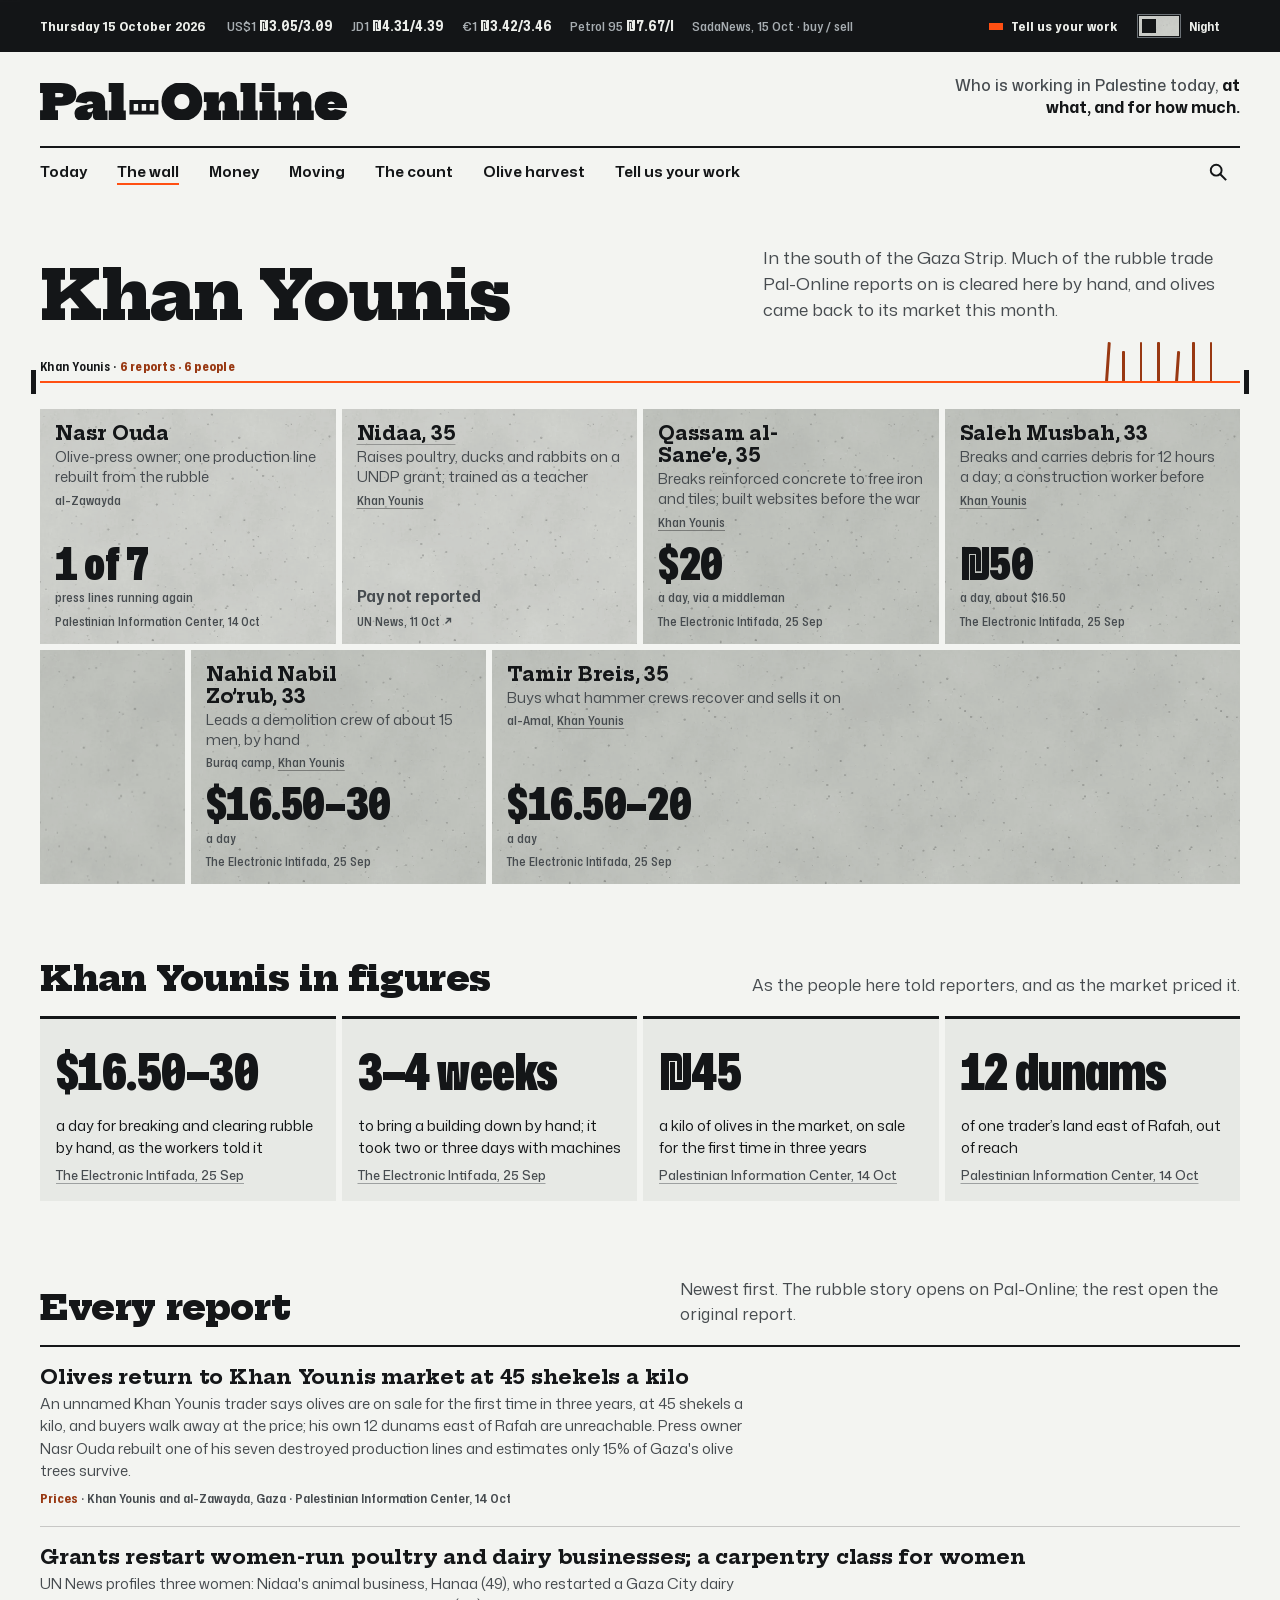
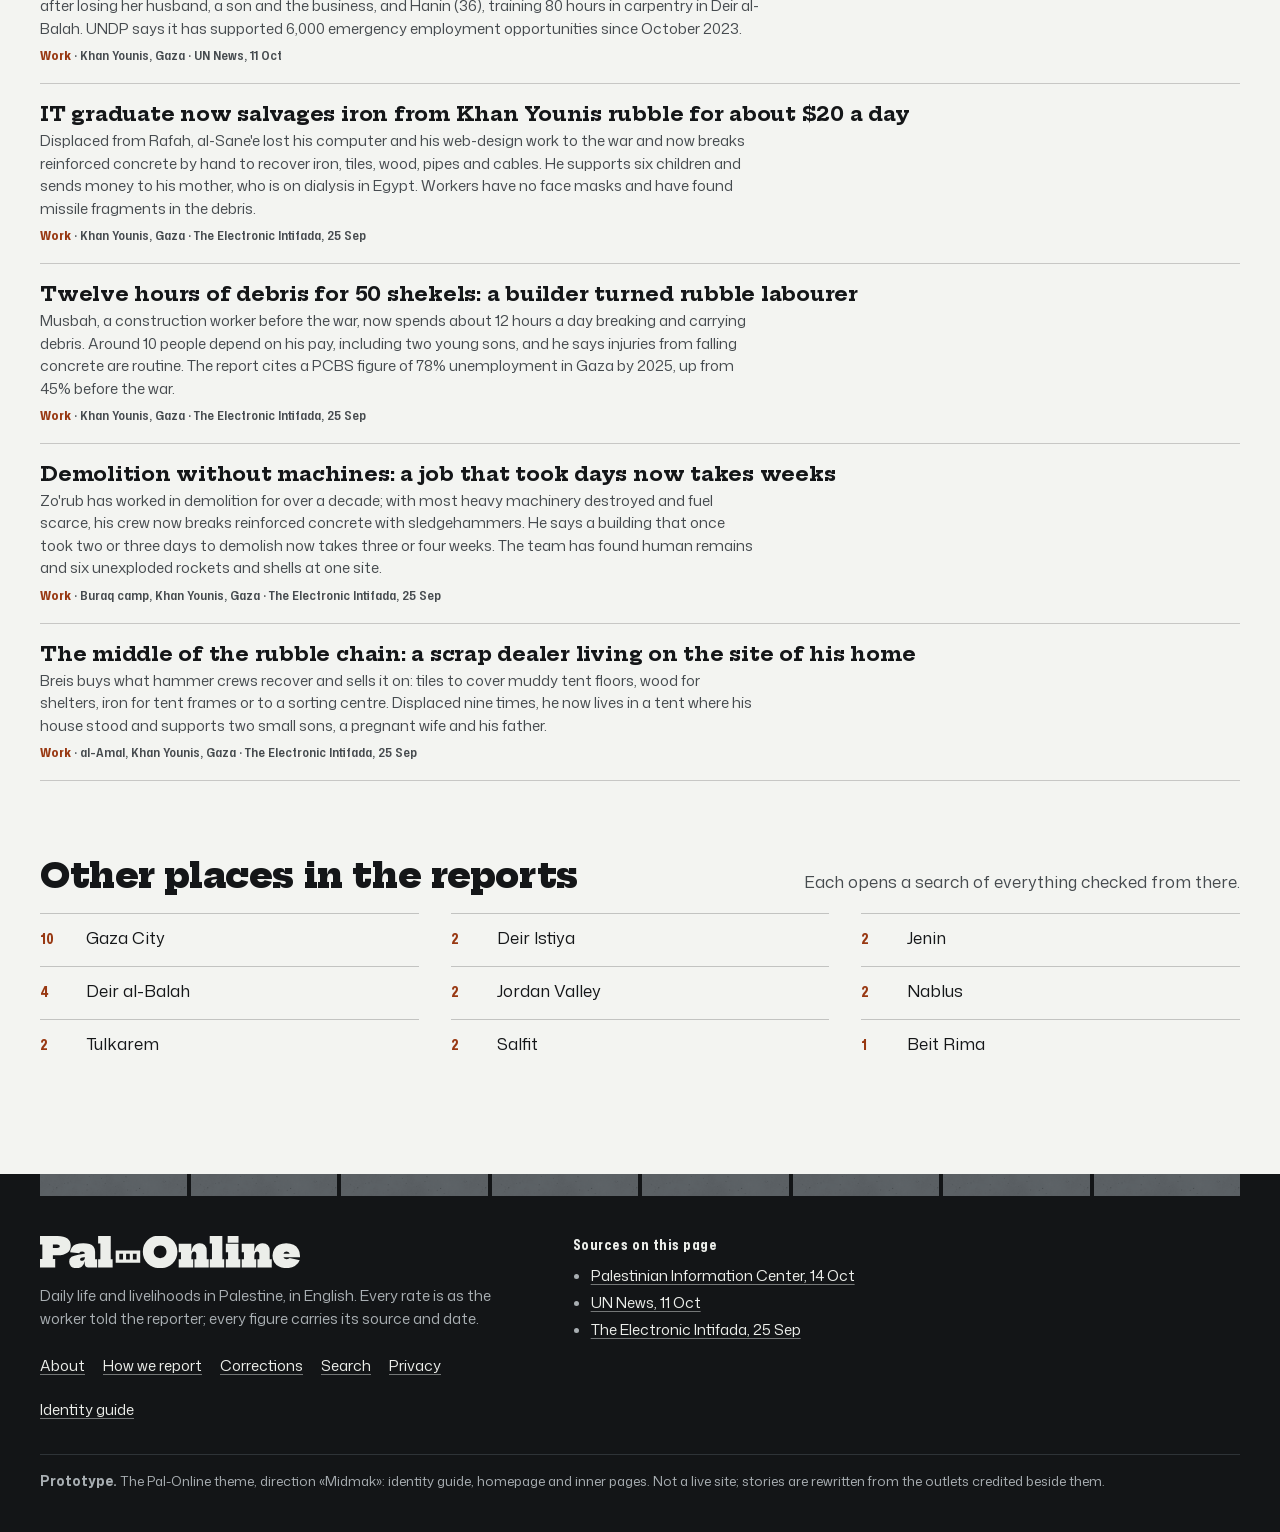
<file: khan-younis.html>
<!doctype html>
<html lang="en">
<head>
<meta charset="utf-8">
<meta name="viewport" content="width=device-width, initial-scale=1">
<script>try{var t=localStorage.getItem('po-theme');if(t==='light'||t==='dark')document.documentElement.setAttribute('data-theme',t)}catch(e){}</script>
<meta name="robots" content="noindex, nofollow">
<title>Khan Younis — Pal-Online</title>
<meta name="description" content="Everyone and everything Pal-Online has reported from Khan Younis, in the south of the Gaza Strip.">
<meta property="og:type" content="website">
<meta property="og:site_name" content="Pal-Online">
<meta property="og:title" content="Khan Younis — Pal-Online">
<meta property="og:description" content="Everyone and everything Pal-Online has reported from Khan Younis, in the south of the Gaza Strip.">
<meta property="og:url" content="https://taktek-dev.github.io/pal-online-prototype/khan-younis.html">
<meta property="og:image" content="https://taktek-dev.github.io/pal-online-prototype/assets/og.png">
<meta property="og:image:width" content="1200">
<meta property="og:image:height" content="630">
<meta name="twitter:card" content="summary_large_image">
<meta name="theme-color" content="#F3F4F1" media="(prefers-color-scheme: light)">
<meta name="theme-color" content="#101213" media="(prefers-color-scheme: dark)">
<link rel="icon" href="assets/brand/favicon.svg?v=25" type="image/svg+xml">
<link rel="apple-touch-icon" href="assets/brand/apple-touch-icon.png?v=25">
<link rel="manifest" href="manifest.webmanifest?v=25">
<link rel="preload" href="assets/fonts/hepta-slab-800.woff2?v=1" as="font" type="font/woff2" crossorigin>
<link rel="preload" href="assets/fonts/mona-sans.woff2?v=1" as="font" type="font/woff2" crossorigin>
<link rel="stylesheet" href="assets/css/po.css?v=25">
<link rel="stylesheet" href="assets/css/home.css?v=25">
<link rel="stylesheet" href="assets/css/pages.css?v=25">
<script type="application/ld+json">{"@context": "https://schema.org", "@type": "BreadcrumbList", "itemListElement": [{"@type": "ListItem", "position": 1, "name": "Today", "item": "https://taktek-dev.github.io/pal-online-prototype/home.html"}, {"@type": "ListItem", "position": 2, "name": "Khan Younis", "item": "https://taktek-dev.github.io/pal-online-prototype/khan-younis.html"}]}</script>
<script type="application/ld+json">{"@context": "https://schema.org", "@type": "CollectionPage", "name": "Khan Younis", "url": "https://taktek-dev.github.io/pal-online-prototype/khan-younis.html", "about": {"@type": "Place", "name": "Khan Younis", "containedInPlace": {"@type": "Place", "name": "Gaza Strip"}}, "publisher": {"@type": "NewsMediaOrganization", "name": "Pal-Online", "url": "https://taktek-dev.github.io/pal-online-prototype/home.html", "logo": {"@type": "ImageObject", "url": "https://taktek-dev.github.io/pal-online-prototype/assets/brand/social/avatar-night.png", "width": 1080, "height": 1080}}}</script>
</head>
<body>
<!--
THESIS: Palestine reported by livelihood, built as a wall: every worker is a block with a name, a trade, a place and a rate; today's course is laid on top. Refuses the broadsheet grid of headline, photo and hairlines.
OWN-WORLD: lime-mortar ground, cast-concrete blocks (three-core hollow block) in running bond, charcoal ink, one orange mason's line, oxide rebar, sprayed marks for state. Hepta Slab (block serif) over Mona Sans.
STORY: the reader meets named people and what they are paid before any institution, sees whose count says what, and adds their own block.
FIRST VIEWPORT: wordmark with the block hyphen; the line stretched across; the lead (photo opening, headline, rate) as a corner two blocks wide, three courses high; seven people bonded beside it.
FORM: Midmak, candidate 4 of 7; seed 8b1ac050.
FINISH: unreviewed and undocumented is unfinished; this build ends with the finish review, the verdict, and DESIGN.md
-->
<a class="skip" href="#main">Skip to the page</a>
<div class="strip"><div class="wrap"><time datetime="2026-10-15">Thursday 15 October 2026</time><ul class="rates" aria-label="Exchange rates and fuel"><li>US$1 <b>₪3.05/3.09</b></li><li>JD1 <b>₪4.31/4.39</b></li><li>€1 <b>₪3.42/3.46</b></li><li>Petrol 95 <b>₪7.67/l</b></li><li class="by">SadaNews, 15 Oct · buy / sell</li></ul><a class="tell-link" href="tell.html">Tell us your work</a><button class="theme" type="button" role="switch" aria-checked="false" aria-label="Night colours"><span class="sw" aria-hidden="true"></span><span class="lab" aria-hidden="true">Night</span></button></div></div>
<header class="mast mast--inner"><div class="wrap"><a class="home" href="home.html" aria-label="Pal-Online, home"><svg viewBox="42 0 12724 1544" role="img" aria-label="Pal-Online"><path fill="currentColor" d="M42 1544V1130H156V414H42V0H672V1130H786V1544ZM546 944V590H878Q943 590 975.5 567.5Q1008 545 1008.0 500.42056074766356Q1008 455 972.5 434.5Q937 414 880 414H580V0H900Q1223 0 1384.5 124.26701570680632Q1546.0 248.53403141361264 1546 470Q1546 582 1503.5 670.0Q1461 758 1378.0 819.0Q1295 880 1173.5 912.0Q1052 944 894 944ZM2412 1544Q2325 1544 2277.5 1496.0Q2230 1448 2230 1360V1170L2258 1130L2242 1018L2230 966V862Q2230 821 2212.5 798.0Q2195 775 2166.5 765.5Q2138 756 2106 756Q2061 756 2022.5 774.5Q1984 793 1970 846L1516 792Q1533 663 1602.0 563.5Q1671 464 1807.5 408.0Q1944 352 2164 352Q2336 352 2465.0 391.5Q2594 431 2666.0 524.0Q2738 617 2738 776V1136H2838V1544ZM1830 1574Q1649 1574 1559.5 1488.5Q1470 1403 1470 1262Q1470 1100 1585.5 1021.5Q1701 943 1920 912L2284 858V1026L2114 1052Q2054 1059 2028.0 1083.0Q2002 1107 2002 1142Q2002 1178 2027.0 1197.0Q2052 1216 2092 1216Q2127 1216 2161.5 1197.5Q2196 1179 2219.0 1136.0Q2242 1093 2242 1018L2288 1252H2220Q2198 1418 2094.5 1496.0Q1991 1574 1830 1574ZM3504 1138H3596V1544H2886V1138H2996V370H2886V-36H3504Z"/><path fill="var(--block-fill,currentColor)" fill-rule="evenodd" d="M3746 708h1200v600h-1200zM3922 868h183v280h-183zM4255 868h183v280h-183zM4587 868h183v280h-183z"/><path fill="currentColor" d="M5920 1572Q5733 1572 5577.5 1513.5Q5422 1455 5309.5 1347.5Q5197 1240 5135.5 1092.8218298555378Q5074.0 945.6436597110754 5074.0 767.7817014446227Q5074 592 5135.5 446.5Q5197 301 5309.5 194.5Q5422 88 5577.5 30.0Q5733 -28 5920.5 -28.0Q6108 -28 6262.839211618257 29.966666666666697Q6417.678423236514 87.9333333333334 6530.339211618257 194.4666666666667Q6643 301 6704.5 446.64516129032256Q6766.0 592.2903225806451 6766.0 768.1048387096774Q6766 946 6704.5 1093.0Q6643 1240 6530.274193548387 1347.5345911949685Q6417.548387096775 1455.0691823899372 6262.619815668203 1513.5345911949685Q6107.6912442396315 1572.0 5920 1572ZM5920 1084Q6012 1084 6082.5 1043.5Q6153 1003 6192.5 931.8472222222222Q6232.0 860.6944444444445 6232 768Q6232.0 677.2346368715084 6192.541082164329 607.7625698324023Q6153.082164328657 538.2905027932961 6082.541082164329 499.14525139664806Q6012 460 5920 460Q5828 460 5757.458917835671 499.14525139664806Q5686.917835671343 538.2905027932961 5647.458917835671 607.7625698324023Q5608.0 677.2346368715084 5608 768Q5608.0 860.6944444444445 5647.5 931.8472222222222Q5687 1003 5757.5 1043.5Q5828 1084 5920 1084ZM7448 1138H7540V1544H6830V1138H6940V790H6830V384H7448ZM7692 1138V884Q7692 827 7663.5 792.5Q7635 758 7588 758Q7545 758 7513.5 788.0Q7482 818 7465.0 872.5Q7448 927 7448 1002L7380 740H7464Q7481 613 7531.5 527.5Q7582 442 7663.0 399.0Q7744 356 7854 356Q8022 356 8111.0 449.0Q8200 542 8200 716V1138H8300V1544H7600V1138ZM8966 1138H9058V1544H8348V1138H8458V370H8348V-36H8966ZM9754 1138H9846V1544H9136V1138H9246V790H9136V384H9754ZM9226 -36H9758V328H9226ZM10532 1138H10624V1544H9914V1138H10024V790H9914V384H10532ZM10776 1138V884Q10776 827 10747.5 792.5Q10719 758 10672 758Q10629 758 10597.5 788.0Q10566 818 10549.0 872.5Q10532 927 10532 1002L10464 740H10548Q10565 613 10615.5 527.5Q10666 442 10747.0 399.0Q10828 356 10938 356Q11106 356 11195.0 449.0Q11284 542 11284 716V1138H11384V1544H10684V1138ZM12106 1572Q11896 1572 11742.5 1496.0Q11589 1420 11505.5 1283.5Q11422 1147 11422 964Q11422 782 11504.0 645.0Q11586 508 11737.0 432.0Q11888 356 12094 356Q12300 356 12451.0 432.0Q12602 508 12684.0 645.0Q12766 782 12766 964Q12766 983 12766.0 1001.5Q12766 1020 12766 1040H12266Q12268 1019 12268.0 997.0Q12268 975 12268 954Q12268 892 12248.5 849.0Q12229 806 12193.0 784.0Q12157 762 12108 762Q12058 762 12021.0 785.5Q11984 809 11964.0 854.0Q11944 899 11944 964Q11944 1015 11965.0 1053.5Q11986 1092 12024.5 1114.0Q12063 1136 12116 1136Q12164 1136 12200.5 1119.5Q12237 1103 12258 1076L12752 1190Q12685 1368 12517.0 1470.0Q12349 1572 12106 1572ZM11746 1040V872H12358L12346 1040Z"/></svg></a><p class="motto">Who is working in Palestine today, <b>at what, and for how much.</b></p><nav class="nav" aria-label="Sections"><a href="home.html">Today</a><a href="wall.html" aria-current="page">The wall</a><a href="money.html">Money</a><a href="moving.html">Moving</a><a href="count.html">The count</a><a href="harvest.html">Olive harvest</a><a href="tell.html">Tell us your work</a><a class="find" href="search.html"><svg viewBox="0 0 24 24" aria-hidden="true"><circle cx="10.5" cy="10.5" r="6.2" fill="none" stroke="currentColor" stroke-width="2.2"/><path d="M15.2 15.2 21 21" stroke="currentColor" stroke-width="2.4" stroke-linecap="square"/></svg><span class="sr">Search</span></a></nav></div></header><div class="bar" aria-hidden="true"><div class="wrap"><a class="home" href="home.html" tabindex="-1"><svg viewBox="42 0 12724 1544" role="img" aria-label="Pal-Online"><path fill="currentColor" d="M42 1544V1130H156V414H42V0H672V1130H786V1544ZM546 944V590H878Q943 590 975.5 567.5Q1008 545 1008.0 500.42056074766356Q1008 455 972.5 434.5Q937 414 880 414H580V0H900Q1223 0 1384.5 124.26701570680632Q1546.0 248.53403141361264 1546 470Q1546 582 1503.5 670.0Q1461 758 1378.0 819.0Q1295 880 1173.5 912.0Q1052 944 894 944ZM2412 1544Q2325 1544 2277.5 1496.0Q2230 1448 2230 1360V1170L2258 1130L2242 1018L2230 966V862Q2230 821 2212.5 798.0Q2195 775 2166.5 765.5Q2138 756 2106 756Q2061 756 2022.5 774.5Q1984 793 1970 846L1516 792Q1533 663 1602.0 563.5Q1671 464 1807.5 408.0Q1944 352 2164 352Q2336 352 2465.0 391.5Q2594 431 2666.0 524.0Q2738 617 2738 776V1136H2838V1544ZM1830 1574Q1649 1574 1559.5 1488.5Q1470 1403 1470 1262Q1470 1100 1585.5 1021.5Q1701 943 1920 912L2284 858V1026L2114 1052Q2054 1059 2028.0 1083.0Q2002 1107 2002 1142Q2002 1178 2027.0 1197.0Q2052 1216 2092 1216Q2127 1216 2161.5 1197.5Q2196 1179 2219.0 1136.0Q2242 1093 2242 1018L2288 1252H2220Q2198 1418 2094.5 1496.0Q1991 1574 1830 1574ZM3504 1138H3596V1544H2886V1138H2996V370H2886V-36H3504Z"/><path fill="var(--block-fill,currentColor)" fill-rule="evenodd" d="M3746 708h1200v600h-1200zM3922 868h183v280h-183zM4255 868h183v280h-183zM4587 868h183v280h-183z"/><path fill="currentColor" d="M5920 1572Q5733 1572 5577.5 1513.5Q5422 1455 5309.5 1347.5Q5197 1240 5135.5 1092.8218298555378Q5074.0 945.6436597110754 5074.0 767.7817014446227Q5074 592 5135.5 446.5Q5197 301 5309.5 194.5Q5422 88 5577.5 30.0Q5733 -28 5920.5 -28.0Q6108 -28 6262.839211618257 29.966666666666697Q6417.678423236514 87.9333333333334 6530.339211618257 194.4666666666667Q6643 301 6704.5 446.64516129032256Q6766.0 592.2903225806451 6766.0 768.1048387096774Q6766 946 6704.5 1093.0Q6643 1240 6530.274193548387 1347.5345911949685Q6417.548387096775 1455.0691823899372 6262.619815668203 1513.5345911949685Q6107.6912442396315 1572.0 5920 1572ZM5920 1084Q6012 1084 6082.5 1043.5Q6153 1003 6192.5 931.8472222222222Q6232.0 860.6944444444445 6232 768Q6232.0 677.2346368715084 6192.541082164329 607.7625698324023Q6153.082164328657 538.2905027932961 6082.541082164329 499.14525139664806Q6012 460 5920 460Q5828 460 5757.458917835671 499.14525139664806Q5686.917835671343 538.2905027932961 5647.458917835671 607.7625698324023Q5608.0 677.2346368715084 5608 768Q5608.0 860.6944444444445 5647.5 931.8472222222222Q5687 1003 5757.5 1043.5Q5828 1084 5920 1084ZM7448 1138H7540V1544H6830V1138H6940V790H6830V384H7448ZM7692 1138V884Q7692 827 7663.5 792.5Q7635 758 7588 758Q7545 758 7513.5 788.0Q7482 818 7465.0 872.5Q7448 927 7448 1002L7380 740H7464Q7481 613 7531.5 527.5Q7582 442 7663.0 399.0Q7744 356 7854 356Q8022 356 8111.0 449.0Q8200 542 8200 716V1138H8300V1544H7600V1138ZM8966 1138H9058V1544H8348V1138H8458V370H8348V-36H8966ZM9754 1138H9846V1544H9136V1138H9246V790H9136V384H9754ZM9226 -36H9758V328H9226ZM10532 1138H10624V1544H9914V1138H10024V790H9914V384H10532ZM10776 1138V884Q10776 827 10747.5 792.5Q10719 758 10672 758Q10629 758 10597.5 788.0Q10566 818 10549.0 872.5Q10532 927 10532 1002L10464 740H10548Q10565 613 10615.5 527.5Q10666 442 10747.0 399.0Q10828 356 10938 356Q11106 356 11195.0 449.0Q11284 542 11284 716V1138H11384V1544H10684V1138ZM12106 1572Q11896 1572 11742.5 1496.0Q11589 1420 11505.5 1283.5Q11422 1147 11422 964Q11422 782 11504.0 645.0Q11586 508 11737.0 432.0Q11888 356 12094 356Q12300 356 12451.0 432.0Q12602 508 12684.0 645.0Q12766 782 12766 964Q12766 983 12766.0 1001.5Q12766 1020 12766 1040H12266Q12268 1019 12268.0 997.0Q12268 975 12268 954Q12268 892 12248.5 849.0Q12229 806 12193.0 784.0Q12157 762 12108 762Q12058 762 12021.0 785.5Q11984 809 11964.0 854.0Q11944 899 11944 964Q11944 1015 11965.0 1053.5Q11986 1092 12024.5 1114.0Q12063 1136 12116 1136Q12164 1136 12200.5 1119.5Q12237 1103 12258 1076L12752 1190Q12685 1368 12517.0 1470.0Q12349 1572 12106 1572ZM11746 1040V872H12358L12346 1040Z"/></svg></a><nav><a href="home.html" tabindex="-1">Today</a><a href="wall.html" aria-current="page" tabindex="-1">The wall</a><a href="money.html" tabindex="-1">Money</a><a href="moving.html" tabindex="-1">Moving</a><a href="count.html" tabindex="-1">The count</a><a href="harvest.html" tabindex="-1">Olive harvest</a><a href="tell.html" tabindex="-1">Tell us your work</a></nav></div><span class="bar-rider"></span></div>
<main id="main">
<header class="phead wrap"><div class="phead-grid"><h1>Khan Younis</h1><p class="dek">In the south of the Gaza Strip. Much of the rubble trade Pal-Online reports on is cleared here by hand, and olives came back to its market this month.</p></div><div class="mline" id="line-ky"><span class="tag">Khan Younis · <b>6 reports · 6 people</b></span><div class="rebar" aria-hidden="true"><i></i><i></i><i></i><i></i><i></i><i></i><i></i></div><svg viewBox="0 0 1000 30" preserveAspectRatio="none" aria-hidden="true"><path class="string" d="M0 15L1000 15"/></svg></div></header><section class="wrap" aria-labelledby="kyp-h"><h2 class="sr" id="kyp-h">People in Khan Younis</h2>
<div class="wall more lay" data-bond data-line="line-ky"><article class="blk who w" data-g="Gaza" data-w="trades"><h3><a href="harvest.html">Nasr Ouda</a></h3><p class="trade">Olive-press owner; one production line rebuilt from the rubble</p><p class="place">al-Zawayda</p><p class="rate num">1 of 7<small>press lines running again</small></p><p class="when">Palestinian Information Center, 14 Oct</p></article><article class="blk who w ext" data-g="Gaza" data-w="trades"><h3><a href="https://news.un.org/en/story/2026/10/1168569" rel="noopener">Nidaa, 35</a></h3><p class="trade">Raises poultry, ducks and rabbits on a UNDP grant; trained as a teacher</p><p class="place"><a href="khan-younis.html">Khan Younis</a></p><p class="rate rate--none">Pay not reported</p><p class="when">UN News, 11 Oct<svg class="ext-ico" viewBox="0 0 12 12" aria-hidden="true"><path d="M3 9L9 3M4.2 3H9v4.8"/></svg></p></article><article class="blk who w blk--old" data-g="Gaza" data-w="rubble"><h3><a href="article.html">Qassam al-Sane’e, 35</a></h3><p class="trade">Breaks reinforced concrete to free iron and tiles; built websites before the war</p><p class="place"><a href="khan-younis.html">Khan Younis</a></p><p class="rate num">$20<small>a day, via a middleman</small></p><p class="when">The Electronic Intifada, 25 Sep</p></article><article class="blk who w blk--old" data-g="Gaza" data-w="rubble"><h3><a href="article.html#chain">Saleh Musbah, 33</a></h3><p class="trade">Breaks and carries debris for 12 hours a day; a construction worker before</p><p class="place"><a href="khan-younis.html">Khan Younis</a></p><p class="rate num">₪50<small>a day, about $16.50</small></p><p class="when">The Electronic Intifada, 25 Sep</p></article><article class="blk who w blk--old" data-g="Gaza" data-w="rubble"><h3><a href="article.html#chain">Nahid Nabil Zo’rub, 33</a></h3><p class="trade">Leads a demolition crew of about 15 men, by hand</p><p class="place">Buraq camp, <a href="khan-younis.html">Khan Younis</a></p><p class="rate num">$16.50–30<small>a day</small></p><p class="when">The Electronic Intifada, 25 Sep</p></article><article class="blk who w blk--old" data-g="Gaza" data-w="rubble"><h3><a href="article.html#chain">Tamir Breis, 35</a></h3><p class="trade">Buys what hammer crews recover and sells it on</p><p class="place">al-Amal, <a href="khan-younis.html">Khan Younis</a></p><p class="rate num">$16.50–20<small>a day</small></p><p class="when">The Electronic Intifada, 25 Sep</p></article></div></section>
<section class="pblock wrap" aria-labelledby="kyf-h"><div class="sec-head"><h2 id="kyf-h">Khan Younis in figures</h2><p>As the people here told reporters, and as the market priced it.</p></div>
<div class="wall stats"><div class="slab stat w"><p class="rate num">$16.50–30</p><p>a day for breaking and clearing rubble by hand, as the workers told it</p><p class="src"><a href="https://electronicintifada.net/content/digging-through-memories-and-dangers-secure-livelihood-gazas-rubble/51661" rel="noopener">The Electronic Intifada, 25 Sep</a></p></div><div class="slab stat w"><p class="rate num">3–4 weeks</p><p>to bring a building down by hand; it took two or three days with machines</p><p class="src"><a href="https://electronicintifada.net/content/digging-through-memories-and-dangers-secure-livelihood-gazas-rubble/51661" rel="noopener">The Electronic Intifada, 25 Sep</a></p></div><div class="slab stat w"><p class="rate num">₪45</p><p>a kilo of olives in the market, on sale for the first time in three years</p><p class="src"><a href="https://english.palinfo.com/reports/2026/10/14/371951/" rel="noopener">Palestinian Information Center, 14 Oct</a></p></div><div class="slab stat w"><p class="rate num">12 dunams</p><p>of one trader’s land east of Rafah, out of reach</p><p class="src"><a href="https://english.palinfo.com/reports/2026/10/14/371951/" rel="noopener">Palestinian Information Center, 14 Oct</a></p></div></div></section>
<section class="pblock wrap" aria-labelledby="kyr-h"><div class="sec-head"><h2 id="kyr-h">Every report</h2><p>Newest first. The rubble story opens on Pal-Online; the rest open the original report.</p></div>
<ol class="results"><li><div><h3><a href="https://english.palinfo.com/reports/2026/10/14/371951/" rel="noopener">Olives return to Khan Younis market at 45 shekels a kilo</a></h3><p>An unnamed Khan Younis trader says olives are on sale for the first time in three years, at 45 shekels a kilo, and buyers walk away at the price; his own 12 dunams east of Rafah are unreachable. Press owner Nasr Ouda rebuilt one of his seven destroyed production lines and estimates only 15% of Gaza&#x27;s olive trees survive.</p><p class="meta"><b>Prices</b> · Khan Younis and al-Zawayda, Gaza · Palestinian Information Center, 14 Oct</p></div></li><li><div><h3><a href="https://news.un.org/en/story/2026/10/1168569" rel="noopener">Grants restart women-run poultry and dairy businesses; a carpentry class for women</a></h3><p>UN News profiles three women: Nidaa&#x27;s animal business, Hanaa (49), who restarted a Gaza City dairy after losing her husband, a son and the business, and Hanin (36), training 80 hours in carpentry in Deir al-Balah. UNDP says it has supported 6,000 emergency employment opportunities since October 2023.</p><p class="meta"><b>Work</b> · Khan Younis, Gaza · UN News, 11 Oct</p></div></li><li><div><h3><a href="article.html">IT graduate now salvages iron from Khan Younis rubble for about $20 a day</a></h3><p>Displaced from Rafah, al-Sane&#x27;e lost his computer and his web-design work to the war and now breaks reinforced concrete by hand to recover iron, tiles, wood, pipes and cables. He supports six children and sends money to his mother, who is on dialysis in Egypt. Workers have no face masks and have found missile fragments in the debris.</p><p class="meta"><b>Work</b> · Khan Younis, Gaza · The Electronic Intifada, 25 Sep</p></div></li><li><div><h3><a href="https://electronicintifada.net/content/digging-through-memories-and-dangers-secure-livelihood-gazas-rubble/51661" rel="noopener">Twelve hours of debris for 50 shekels: a builder turned rubble labourer</a></h3><p>Musbah, a construction worker before the war, now spends about 12 hours a day breaking and carrying debris. Around 10 people depend on his pay, including two young sons, and he says injuries from falling concrete are routine. The report cites a PCBS figure of 78% unemployment in Gaza by 2025, up from 45% before the war.</p><p class="meta"><b>Work</b> · Khan Younis, Gaza · The Electronic Intifada, 25 Sep</p></div></li><li><div><h3><a href="https://electronicintifada.net/content/digging-through-memories-and-dangers-secure-livelihood-gazas-rubble/51661" rel="noopener">Demolition without machines: a job that took days now takes weeks</a></h3><p>Zo&#x27;rub has worked in demolition for over a decade; with most heavy machinery destroyed and fuel scarce, his crew now breaks reinforced concrete with sledgehammers. He says a building that once took two or three days to demolish now takes three or four weeks. The team has found human remains and six unexploded rockets and shells at one site.</p><p class="meta"><b>Work</b> · Buraq camp, Khan Younis, Gaza · The Electronic Intifada, 25 Sep</p></div></li><li><div><h3><a href="https://electronicintifada.net/content/digging-through-memories-and-dangers-secure-livelihood-gazas-rubble/51661" rel="noopener">The middle of the rubble chain: a scrap dealer living on the site of his home</a></h3><p>Breis buys what hammer crews recover and sells it on: tiles to cover muddy tent floors, wood for shelters, iron for tent frames or to a sorting centre. Displaced nine times, he now lives in a tent where his house stood and supports two small sons, a pregnant wife and his father.</p><p class="meta"><b>Work</b> · al-Amal, Khan Younis, Gaza · The Electronic Intifada, 25 Sep</p></div></li></ol></section>
<section class="pblock wrap" aria-labelledby="kyo-h"><div class="sec-head"><h2 id="kyo-h">Other places in the reports</h2><p>Each opens a search of everything checked from there.</p></div>
<ul class="else places"><li><a href="search.html?q=Gaza+City"><b>10</b>Gaza City</a></li><li><a href="search.html?q=Deir+al-Balah"><b>4</b>Deir al-Balah</a></li><li><a href="search.html?q=Tulkarem"><b>2</b>Tulkarem</a></li><li><a href="search.html?q=Deir+Istiya"><b>2</b>Deir Istiya</a></li><li><a href="search.html?q=Jordan+Valley"><b>2</b>Jordan Valley</a></li><li><a href="search.html?q=Salfit"><b>2</b>Salfit</a></li><li><a href="search.html?q=Jenin"><b>2</b>Jenin</a></li><li><a href="search.html?q=Nablus"><b>2</b>Nablus</a></li><li><a href="search.html?q=Beit+Rima"><b>1</b>Beit Rima</a></li></ul></section>
</main>
<footer class="foot"><div class="wrap"><div class="wall course-top" aria-hidden="true"><span class="w"></span><span class="w"></span><span class="w"></span><span class="w"></span><span class="w"></span><span class="w"></span><span class="w"></span><span class="w"></span></div><div class="foot-grid"><div><a class="home" href="home.html" aria-label="Pal-Online, home"><svg viewBox="42 0 12724 1544" role="img" aria-label="Pal-Online"><path fill="currentColor" d="M42 1544V1130H156V414H42V0H672V1130H786V1544ZM546 944V590H878Q943 590 975.5 567.5Q1008 545 1008.0 500.42056074766356Q1008 455 972.5 434.5Q937 414 880 414H580V0H900Q1223 0 1384.5 124.26701570680632Q1546.0 248.53403141361264 1546 470Q1546 582 1503.5 670.0Q1461 758 1378.0 819.0Q1295 880 1173.5 912.0Q1052 944 894 944ZM2412 1544Q2325 1544 2277.5 1496.0Q2230 1448 2230 1360V1170L2258 1130L2242 1018L2230 966V862Q2230 821 2212.5 798.0Q2195 775 2166.5 765.5Q2138 756 2106 756Q2061 756 2022.5 774.5Q1984 793 1970 846L1516 792Q1533 663 1602.0 563.5Q1671 464 1807.5 408.0Q1944 352 2164 352Q2336 352 2465.0 391.5Q2594 431 2666.0 524.0Q2738 617 2738 776V1136H2838V1544ZM1830 1574Q1649 1574 1559.5 1488.5Q1470 1403 1470 1262Q1470 1100 1585.5 1021.5Q1701 943 1920 912L2284 858V1026L2114 1052Q2054 1059 2028.0 1083.0Q2002 1107 2002 1142Q2002 1178 2027.0 1197.0Q2052 1216 2092 1216Q2127 1216 2161.5 1197.5Q2196 1179 2219.0 1136.0Q2242 1093 2242 1018L2288 1252H2220Q2198 1418 2094.5 1496.0Q1991 1574 1830 1574ZM3504 1138H3596V1544H2886V1138H2996V370H2886V-36H3504Z"/><path fill="var(--block-fill,currentColor)" fill-rule="evenodd" d="M3746 708h1200v600h-1200zM3922 868h183v280h-183zM4255 868h183v280h-183zM4587 868h183v280h-183z"/><path fill="currentColor" d="M5920 1572Q5733 1572 5577.5 1513.5Q5422 1455 5309.5 1347.5Q5197 1240 5135.5 1092.8218298555378Q5074.0 945.6436597110754 5074.0 767.7817014446227Q5074 592 5135.5 446.5Q5197 301 5309.5 194.5Q5422 88 5577.5 30.0Q5733 -28 5920.5 -28.0Q6108 -28 6262.839211618257 29.966666666666697Q6417.678423236514 87.9333333333334 6530.339211618257 194.4666666666667Q6643 301 6704.5 446.64516129032256Q6766.0 592.2903225806451 6766.0 768.1048387096774Q6766 946 6704.5 1093.0Q6643 1240 6530.274193548387 1347.5345911949685Q6417.548387096775 1455.0691823899372 6262.619815668203 1513.5345911949685Q6107.6912442396315 1572.0 5920 1572ZM5920 1084Q6012 1084 6082.5 1043.5Q6153 1003 6192.5 931.8472222222222Q6232.0 860.6944444444445 6232 768Q6232.0 677.2346368715084 6192.541082164329 607.7625698324023Q6153.082164328657 538.2905027932961 6082.541082164329 499.14525139664806Q6012 460 5920 460Q5828 460 5757.458917835671 499.14525139664806Q5686.917835671343 538.2905027932961 5647.458917835671 607.7625698324023Q5608.0 677.2346368715084 5608 768Q5608.0 860.6944444444445 5647.5 931.8472222222222Q5687 1003 5757.5 1043.5Q5828 1084 5920 1084ZM7448 1138H7540V1544H6830V1138H6940V790H6830V384H7448ZM7692 1138V884Q7692 827 7663.5 792.5Q7635 758 7588 758Q7545 758 7513.5 788.0Q7482 818 7465.0 872.5Q7448 927 7448 1002L7380 740H7464Q7481 613 7531.5 527.5Q7582 442 7663.0 399.0Q7744 356 7854 356Q8022 356 8111.0 449.0Q8200 542 8200 716V1138H8300V1544H7600V1138ZM8966 1138H9058V1544H8348V1138H8458V370H8348V-36H8966ZM9754 1138H9846V1544H9136V1138H9246V790H9136V384H9754ZM9226 -36H9758V328H9226ZM10532 1138H10624V1544H9914V1138H10024V790H9914V384H10532ZM10776 1138V884Q10776 827 10747.5 792.5Q10719 758 10672 758Q10629 758 10597.5 788.0Q10566 818 10549.0 872.5Q10532 927 10532 1002L10464 740H10548Q10565 613 10615.5 527.5Q10666 442 10747.0 399.0Q10828 356 10938 356Q11106 356 11195.0 449.0Q11284 542 11284 716V1138H11384V1544H10684V1138ZM12106 1572Q11896 1572 11742.5 1496.0Q11589 1420 11505.5 1283.5Q11422 1147 11422 964Q11422 782 11504.0 645.0Q11586 508 11737.0 432.0Q11888 356 12094 356Q12300 356 12451.0 432.0Q12602 508 12684.0 645.0Q12766 782 12766 964Q12766 983 12766.0 1001.5Q12766 1020 12766 1040H12266Q12268 1019 12268.0 997.0Q12268 975 12268 954Q12268 892 12248.5 849.0Q12229 806 12193.0 784.0Q12157 762 12108 762Q12058 762 12021.0 785.5Q11984 809 11964.0 854.0Q11944 899 11944 964Q11944 1015 11965.0 1053.5Q11986 1092 12024.5 1114.0Q12063 1136 12116 1136Q12164 1136 12200.5 1119.5Q12237 1103 12258 1076L12752 1190Q12685 1368 12517.0 1470.0Q12349 1572 12106 1572ZM11746 1040V872H12358L12346 1040Z"/></svg></a><p>Daily life and livelihoods in Palestine, in English. Every rate is as the worker told the reporter; every figure carries its source and date.</p><nav aria-label="Footer"><ul><li><a href="about.html">About</a></li><li><a href="about.html#how">How we report</a></li><li><a href="about.html#corrections">Corrections</a></li><li><a href="search.html">Search</a></li><li><a href="privacy.html">Privacy</a></li><li><a href="index.html">Identity guide</a></li></ul></nav></div><div id="sources"><h2>Sources on this page</h2><ul><li><a href="https://english.palinfo.com/reports/2026/10/14/371951/" rel="noopener">Palestinian Information Center, 14 Oct</a></li><li><a href="https://news.un.org/en/story/2026/10/1168569" rel="noopener">UN News, 11 Oct</a></li><li><a href="https://electronicintifada.net/content/digging-through-memories-and-dangers-secure-livelihood-gazas-rubble/51661" rel="noopener">The Electronic Intifada, 25 Sep</a></li></ul></div></div><p class="proto"><b>Prototype.</b> The Pal-Online theme, direction «Midmak»: identity guide, homepage and inner pages. Not a live site; stories are rewritten from the outlets credited beside them.</p></div></footer>
<script src="assets/js/po.js?v=25" defer></script>
<script src="assets/js/pages.js?v=25" defer></script>
</body>
</html>
</file>
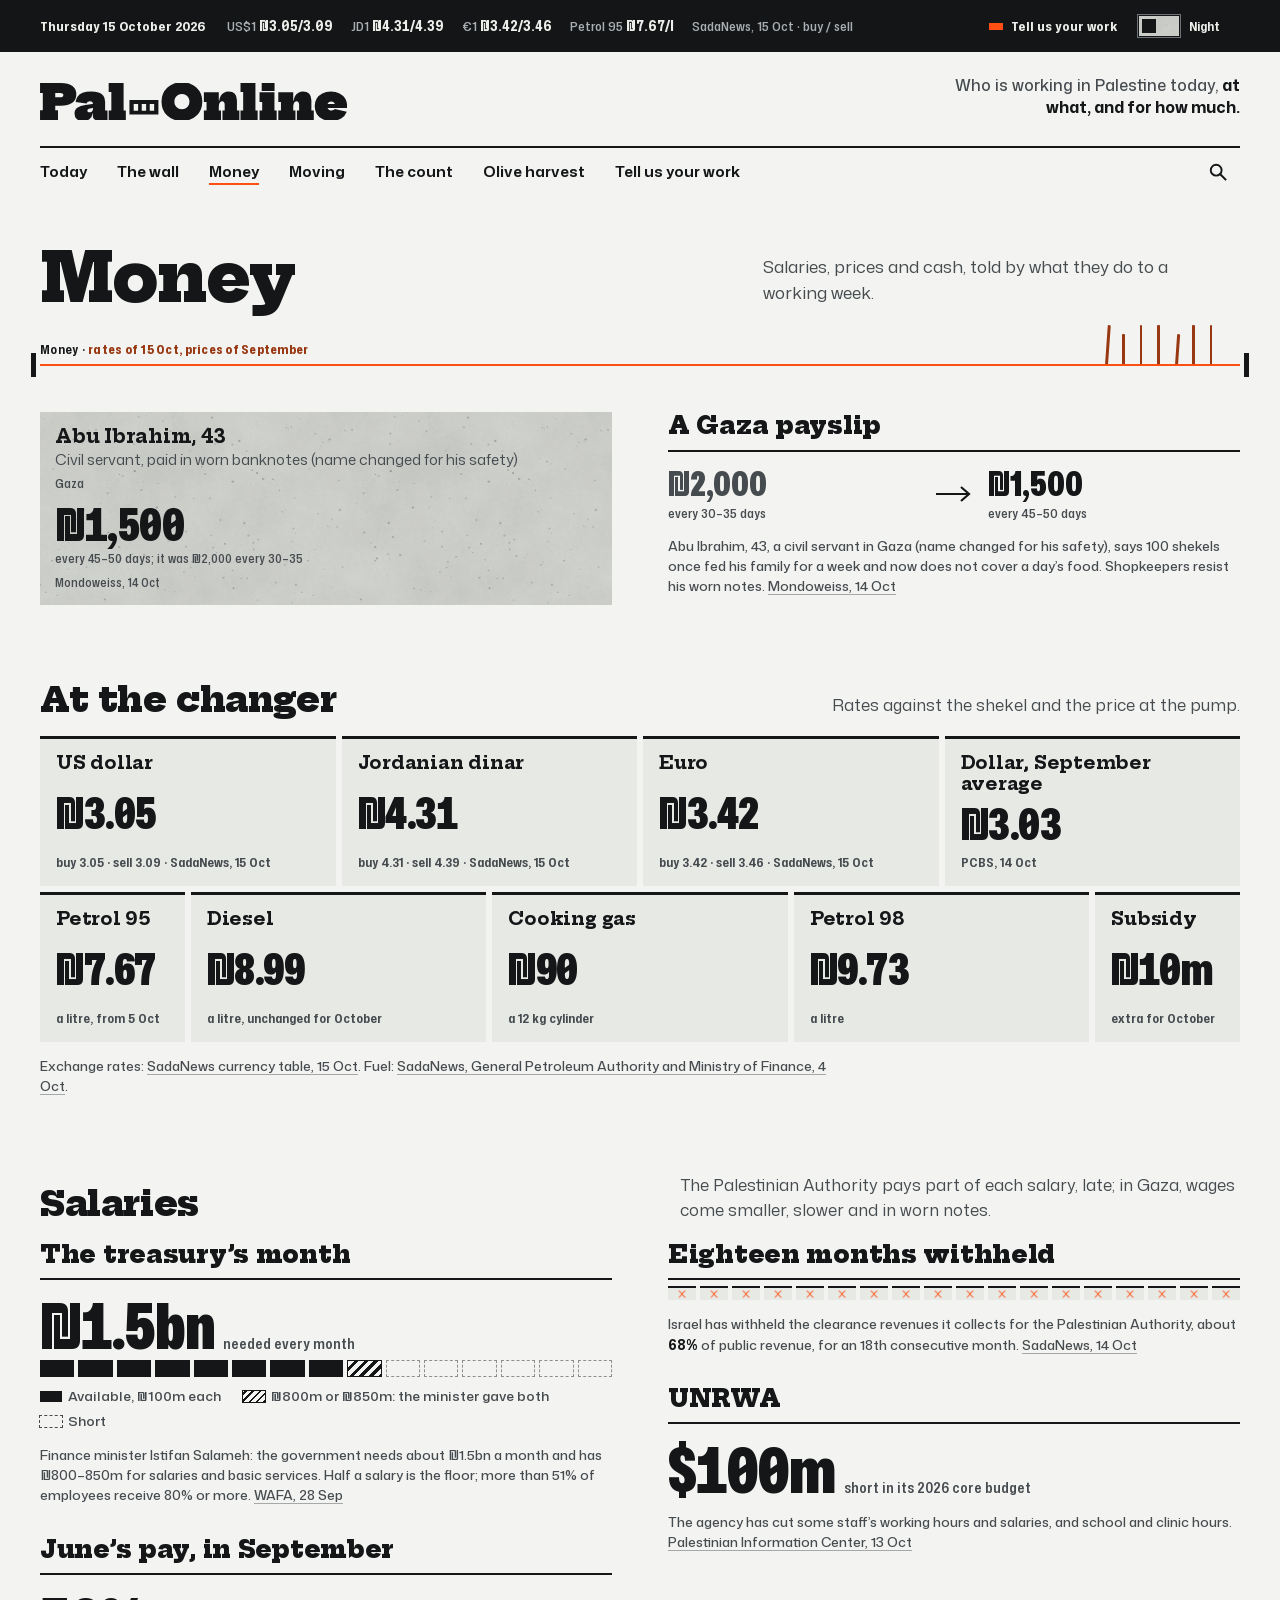
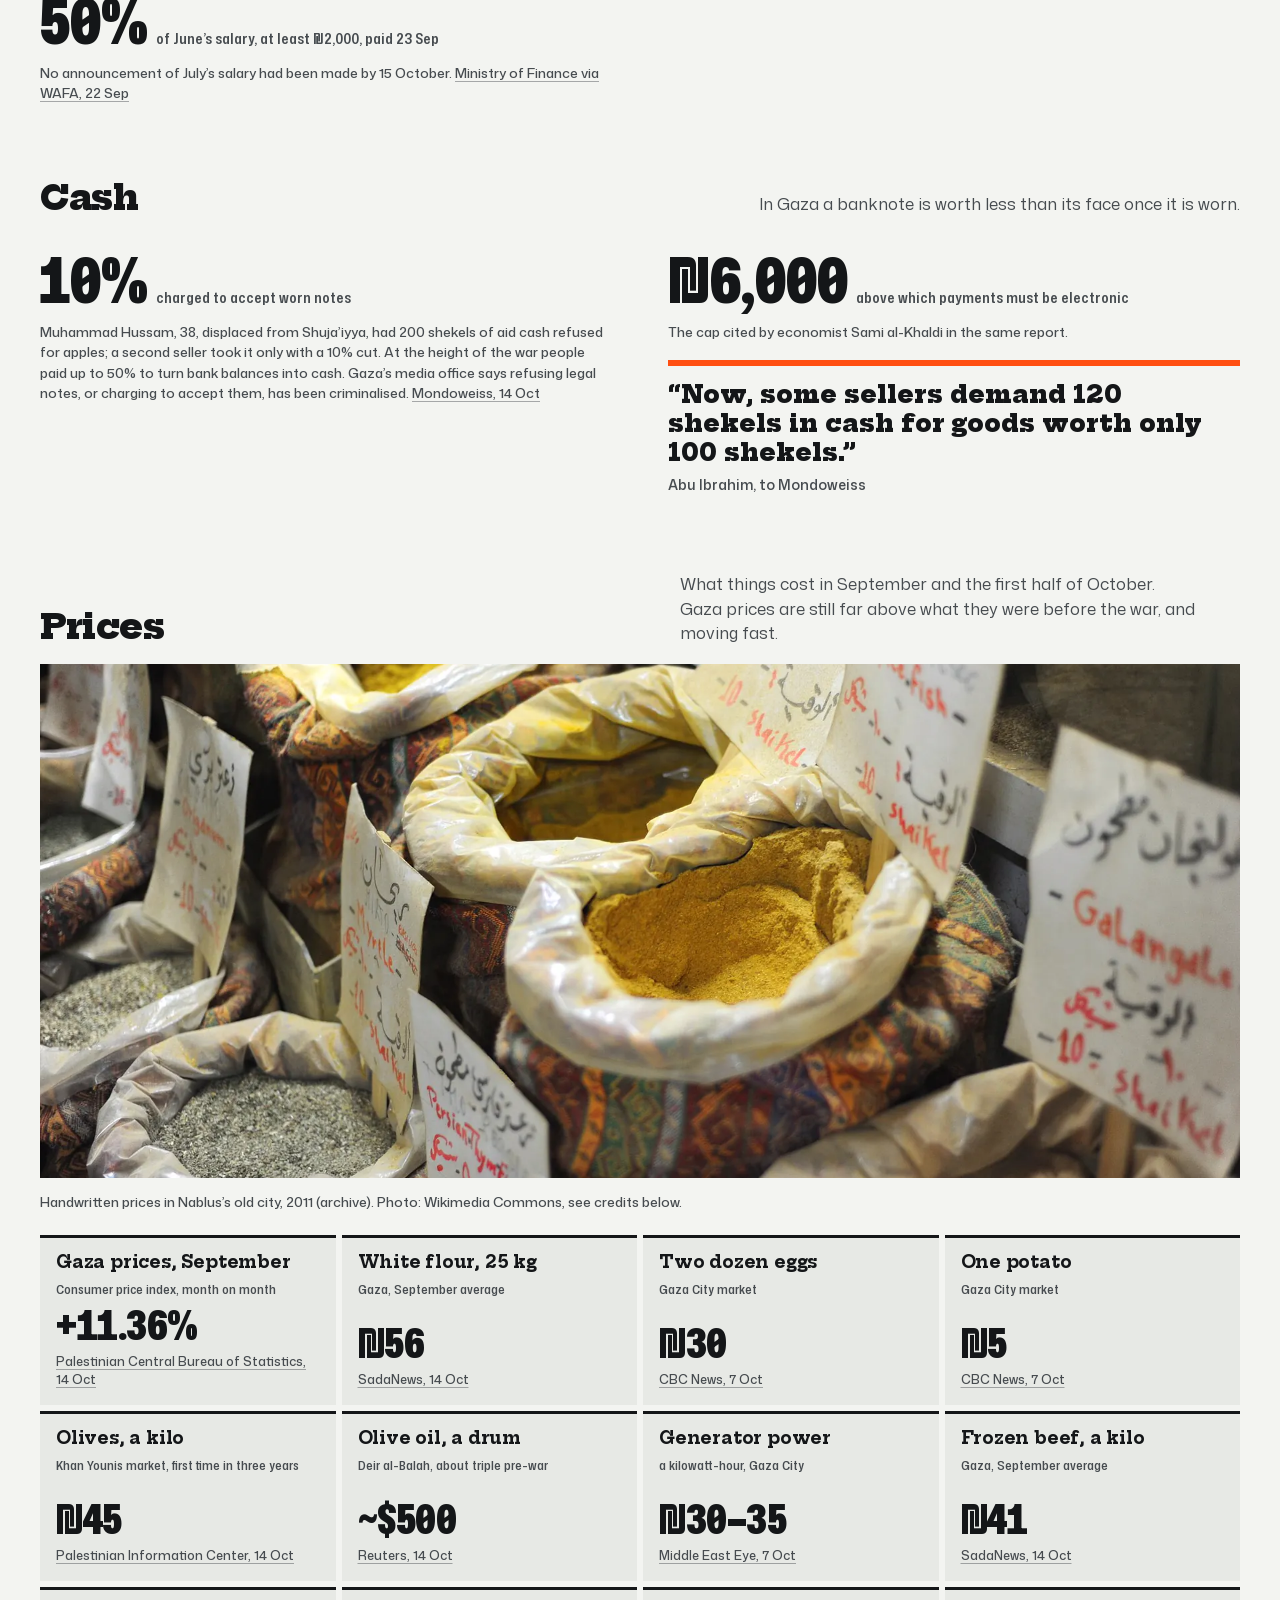
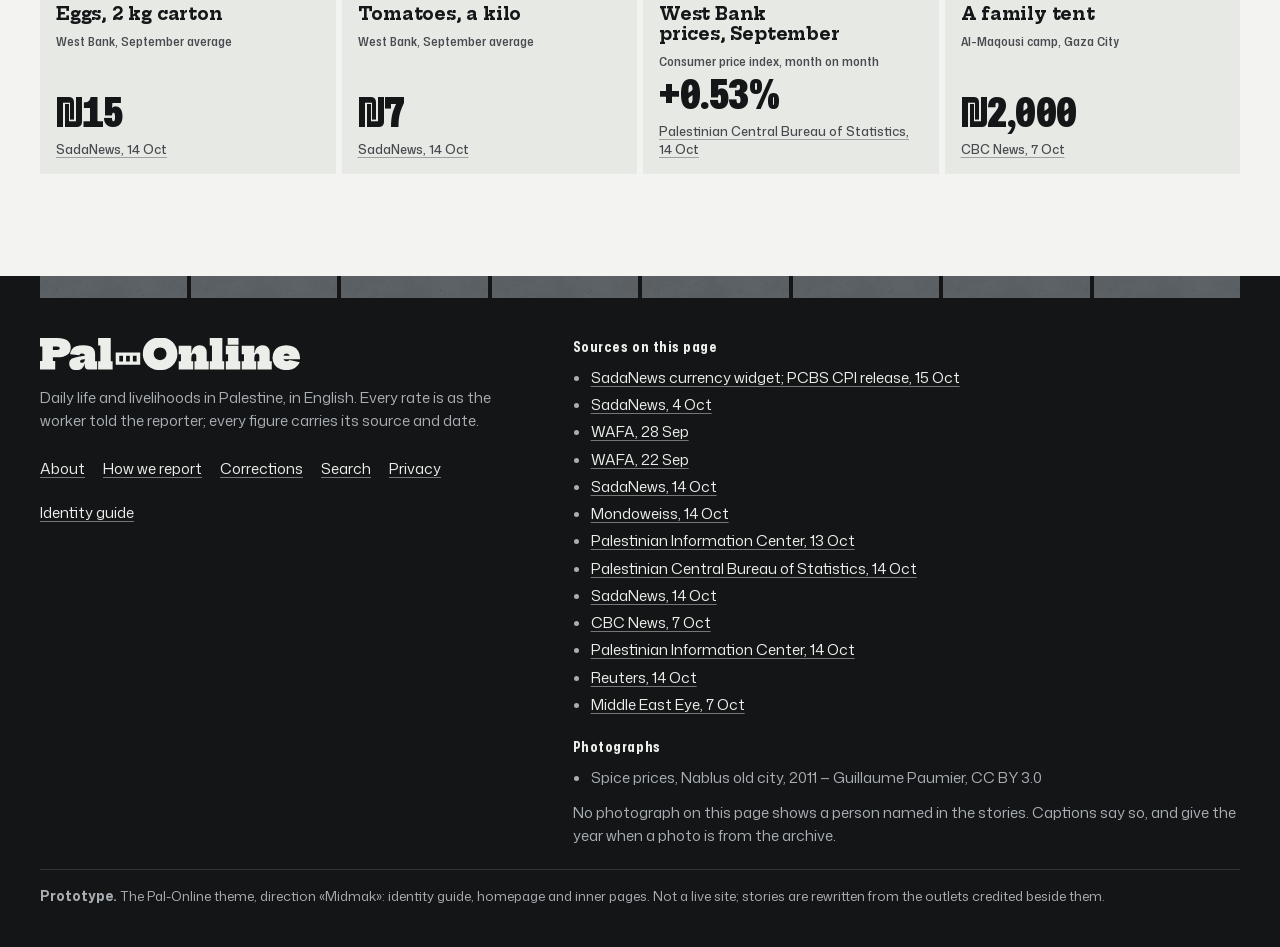
<file: money.html>
<!doctype html>
<html lang="en">
<head>
<meta charset="utf-8">
<meta name="viewport" content="width=device-width, initial-scale=1">
<script>try{var t=localStorage.getItem('po-theme');if(t==='light'||t==='dark')document.documentElement.setAttribute('data-theme',t)}catch(e){}</script>
<meta name="robots" content="noindex, nofollow">
<title>Money — Pal-Online</title>
<meta name="description" content="Salaries, prices and cash in Palestine, with the source and date of every figure.">
<meta property="og:type" content="website">
<meta property="og:site_name" content="Pal-Online">
<meta property="og:title" content="Money — Pal-Online">
<meta property="og:description" content="Salaries, prices and cash in Palestine, with the source and date of every figure.">
<meta property="og:url" content="https://taktek-dev.github.io/pal-online-prototype/money.html">
<meta property="og:image" content="https://taktek-dev.github.io/pal-online-prototype/assets/og.png">
<meta property="og:image:width" content="1200">
<meta property="og:image:height" content="630">
<meta name="twitter:card" content="summary_large_image">
<meta name="theme-color" content="#F3F4F1" media="(prefers-color-scheme: light)">
<meta name="theme-color" content="#101213" media="(prefers-color-scheme: dark)">
<link rel="icon" href="assets/brand/favicon.svg?v=25" type="image/svg+xml">
<link rel="apple-touch-icon" href="assets/brand/apple-touch-icon.png?v=25">
<link rel="manifest" href="manifest.webmanifest?v=25">
<link rel="preload" href="assets/fonts/hepta-slab-800.woff2?v=1" as="font" type="font/woff2" crossorigin>
<link rel="preload" href="assets/fonts/mona-sans.woff2?v=1" as="font" type="font/woff2" crossorigin>
<link rel="stylesheet" href="assets/css/po.css?v=25">
<link rel="stylesheet" href="assets/css/home.css?v=25">
<link rel="stylesheet" href="assets/css/pages.css?v=25">
<script type="application/ld+json">{"@context": "https://schema.org", "@type": "BreadcrumbList", "itemListElement": [{"@type": "ListItem", "position": 1, "name": "Today", "item": "https://taktek-dev.github.io/pal-online-prototype/home.html"}, {"@type": "ListItem", "position": 2, "name": "Money", "item": "https://taktek-dev.github.io/pal-online-prototype/money.html"}]}</script>
</head>
<body>
<!--
THESIS: Palestine reported by livelihood, built as a wall: every worker is a block with a name, a trade, a place and a rate; today's course is laid on top. Refuses the broadsheet grid of headline, photo and hairlines.
OWN-WORLD: lime-mortar ground, cast-concrete blocks (three-core hollow block) in running bond, charcoal ink, one orange mason's line, oxide rebar, sprayed marks for state. Hepta Slab (block serif) over Mona Sans.
STORY: the reader meets named people and what they are paid before any institution, sees whose count says what, and adds their own block.
FIRST VIEWPORT: wordmark with the block hyphen; the line stretched across; the lead (photo opening, headline, rate) as a corner two blocks wide, three courses high; seven people bonded beside it.
FORM: Midmak, candidate 4 of 7; seed 8b1ac050.
FINISH: unreviewed and undocumented is unfinished; this build ends with the finish review, the verdict, and DESIGN.md
-->
<a class="skip" href="#main">Skip to the page</a>
<div class="strip"><div class="wrap"><time datetime="2026-10-15">Thursday 15 October 2026</time><ul class="rates" aria-label="Exchange rates and fuel"><li>US$1 <b>₪3.05/3.09</b></li><li>JD1 <b>₪4.31/4.39</b></li><li>€1 <b>₪3.42/3.46</b></li><li>Petrol 95 <b>₪7.67/l</b></li><li class="by">SadaNews, 15 Oct · buy / sell</li></ul><a class="tell-link" href="tell.html">Tell us your work</a><button class="theme" type="button" role="switch" aria-checked="false" aria-label="Night colours"><span class="sw" aria-hidden="true"></span><span class="lab" aria-hidden="true">Night</span></button></div></div>
<header class="mast mast--inner"><div class="wrap"><a class="home" href="home.html" aria-label="Pal-Online, home"><svg viewBox="42 0 12724 1544" role="img" aria-label="Pal-Online"><path fill="currentColor" d="M42 1544V1130H156V414H42V0H672V1130H786V1544ZM546 944V590H878Q943 590 975.5 567.5Q1008 545 1008.0 500.42056074766356Q1008 455 972.5 434.5Q937 414 880 414H580V0H900Q1223 0 1384.5 124.26701570680632Q1546.0 248.53403141361264 1546 470Q1546 582 1503.5 670.0Q1461 758 1378.0 819.0Q1295 880 1173.5 912.0Q1052 944 894 944ZM2412 1544Q2325 1544 2277.5 1496.0Q2230 1448 2230 1360V1170L2258 1130L2242 1018L2230 966V862Q2230 821 2212.5 798.0Q2195 775 2166.5 765.5Q2138 756 2106 756Q2061 756 2022.5 774.5Q1984 793 1970 846L1516 792Q1533 663 1602.0 563.5Q1671 464 1807.5 408.0Q1944 352 2164 352Q2336 352 2465.0 391.5Q2594 431 2666.0 524.0Q2738 617 2738 776V1136H2838V1544ZM1830 1574Q1649 1574 1559.5 1488.5Q1470 1403 1470 1262Q1470 1100 1585.5 1021.5Q1701 943 1920 912L2284 858V1026L2114 1052Q2054 1059 2028.0 1083.0Q2002 1107 2002 1142Q2002 1178 2027.0 1197.0Q2052 1216 2092 1216Q2127 1216 2161.5 1197.5Q2196 1179 2219.0 1136.0Q2242 1093 2242 1018L2288 1252H2220Q2198 1418 2094.5 1496.0Q1991 1574 1830 1574ZM3504 1138H3596V1544H2886V1138H2996V370H2886V-36H3504Z"/><path fill="var(--block-fill,currentColor)" fill-rule="evenodd" d="M3746 708h1200v600h-1200zM3922 868h183v280h-183zM4255 868h183v280h-183zM4587 868h183v280h-183z"/><path fill="currentColor" d="M5920 1572Q5733 1572 5577.5 1513.5Q5422 1455 5309.5 1347.5Q5197 1240 5135.5 1092.8218298555378Q5074.0 945.6436597110754 5074.0 767.7817014446227Q5074 592 5135.5 446.5Q5197 301 5309.5 194.5Q5422 88 5577.5 30.0Q5733 -28 5920.5 -28.0Q6108 -28 6262.839211618257 29.966666666666697Q6417.678423236514 87.9333333333334 6530.339211618257 194.4666666666667Q6643 301 6704.5 446.64516129032256Q6766.0 592.2903225806451 6766.0 768.1048387096774Q6766 946 6704.5 1093.0Q6643 1240 6530.274193548387 1347.5345911949685Q6417.548387096775 1455.0691823899372 6262.619815668203 1513.5345911949685Q6107.6912442396315 1572.0 5920 1572ZM5920 1084Q6012 1084 6082.5 1043.5Q6153 1003 6192.5 931.8472222222222Q6232.0 860.6944444444445 6232 768Q6232.0 677.2346368715084 6192.541082164329 607.7625698324023Q6153.082164328657 538.2905027932961 6082.541082164329 499.14525139664806Q6012 460 5920 460Q5828 460 5757.458917835671 499.14525139664806Q5686.917835671343 538.2905027932961 5647.458917835671 607.7625698324023Q5608.0 677.2346368715084 5608 768Q5608.0 860.6944444444445 5647.5 931.8472222222222Q5687 1003 5757.5 1043.5Q5828 1084 5920 1084ZM7448 1138H7540V1544H6830V1138H6940V790H6830V384H7448ZM7692 1138V884Q7692 827 7663.5 792.5Q7635 758 7588 758Q7545 758 7513.5 788.0Q7482 818 7465.0 872.5Q7448 927 7448 1002L7380 740H7464Q7481 613 7531.5 527.5Q7582 442 7663.0 399.0Q7744 356 7854 356Q8022 356 8111.0 449.0Q8200 542 8200 716V1138H8300V1544H7600V1138ZM8966 1138H9058V1544H8348V1138H8458V370H8348V-36H8966ZM9754 1138H9846V1544H9136V1138H9246V790H9136V384H9754ZM9226 -36H9758V328H9226ZM10532 1138H10624V1544H9914V1138H10024V790H9914V384H10532ZM10776 1138V884Q10776 827 10747.5 792.5Q10719 758 10672 758Q10629 758 10597.5 788.0Q10566 818 10549.0 872.5Q10532 927 10532 1002L10464 740H10548Q10565 613 10615.5 527.5Q10666 442 10747.0 399.0Q10828 356 10938 356Q11106 356 11195.0 449.0Q11284 542 11284 716V1138H11384V1544H10684V1138ZM12106 1572Q11896 1572 11742.5 1496.0Q11589 1420 11505.5 1283.5Q11422 1147 11422 964Q11422 782 11504.0 645.0Q11586 508 11737.0 432.0Q11888 356 12094 356Q12300 356 12451.0 432.0Q12602 508 12684.0 645.0Q12766 782 12766 964Q12766 983 12766.0 1001.5Q12766 1020 12766 1040H12266Q12268 1019 12268.0 997.0Q12268 975 12268 954Q12268 892 12248.5 849.0Q12229 806 12193.0 784.0Q12157 762 12108 762Q12058 762 12021.0 785.5Q11984 809 11964.0 854.0Q11944 899 11944 964Q11944 1015 11965.0 1053.5Q11986 1092 12024.5 1114.0Q12063 1136 12116 1136Q12164 1136 12200.5 1119.5Q12237 1103 12258 1076L12752 1190Q12685 1368 12517.0 1470.0Q12349 1572 12106 1572ZM11746 1040V872H12358L12346 1040Z"/></svg></a><p class="motto">Who is working in Palestine today, <b>at what, and for how much.</b></p><nav class="nav" aria-label="Sections"><a href="home.html">Today</a><a href="wall.html">The wall</a><a href="money.html" aria-current="page">Money</a><a href="moving.html">Moving</a><a href="count.html">The count</a><a href="harvest.html">Olive harvest</a><a href="tell.html">Tell us your work</a><a class="find" href="search.html"><svg viewBox="0 0 24 24" aria-hidden="true"><circle cx="10.5" cy="10.5" r="6.2" fill="none" stroke="currentColor" stroke-width="2.2"/><path d="M15.2 15.2 21 21" stroke="currentColor" stroke-width="2.4" stroke-linecap="square"/></svg><span class="sr">Search</span></a></nav></div></header><div class="bar" aria-hidden="true"><div class="wrap"><a class="home" href="home.html" tabindex="-1"><svg viewBox="42 0 12724 1544" role="img" aria-label="Pal-Online"><path fill="currentColor" d="M42 1544V1130H156V414H42V0H672V1130H786V1544ZM546 944V590H878Q943 590 975.5 567.5Q1008 545 1008.0 500.42056074766356Q1008 455 972.5 434.5Q937 414 880 414H580V0H900Q1223 0 1384.5 124.26701570680632Q1546.0 248.53403141361264 1546 470Q1546 582 1503.5 670.0Q1461 758 1378.0 819.0Q1295 880 1173.5 912.0Q1052 944 894 944ZM2412 1544Q2325 1544 2277.5 1496.0Q2230 1448 2230 1360V1170L2258 1130L2242 1018L2230 966V862Q2230 821 2212.5 798.0Q2195 775 2166.5 765.5Q2138 756 2106 756Q2061 756 2022.5 774.5Q1984 793 1970 846L1516 792Q1533 663 1602.0 563.5Q1671 464 1807.5 408.0Q1944 352 2164 352Q2336 352 2465.0 391.5Q2594 431 2666.0 524.0Q2738 617 2738 776V1136H2838V1544ZM1830 1574Q1649 1574 1559.5 1488.5Q1470 1403 1470 1262Q1470 1100 1585.5 1021.5Q1701 943 1920 912L2284 858V1026L2114 1052Q2054 1059 2028.0 1083.0Q2002 1107 2002 1142Q2002 1178 2027.0 1197.0Q2052 1216 2092 1216Q2127 1216 2161.5 1197.5Q2196 1179 2219.0 1136.0Q2242 1093 2242 1018L2288 1252H2220Q2198 1418 2094.5 1496.0Q1991 1574 1830 1574ZM3504 1138H3596V1544H2886V1138H2996V370H2886V-36H3504Z"/><path fill="var(--block-fill,currentColor)" fill-rule="evenodd" d="M3746 708h1200v600h-1200zM3922 868h183v280h-183zM4255 868h183v280h-183zM4587 868h183v280h-183z"/><path fill="currentColor" d="M5920 1572Q5733 1572 5577.5 1513.5Q5422 1455 5309.5 1347.5Q5197 1240 5135.5 1092.8218298555378Q5074.0 945.6436597110754 5074.0 767.7817014446227Q5074 592 5135.5 446.5Q5197 301 5309.5 194.5Q5422 88 5577.5 30.0Q5733 -28 5920.5 -28.0Q6108 -28 6262.839211618257 29.966666666666697Q6417.678423236514 87.9333333333334 6530.339211618257 194.4666666666667Q6643 301 6704.5 446.64516129032256Q6766.0 592.2903225806451 6766.0 768.1048387096774Q6766 946 6704.5 1093.0Q6643 1240 6530.274193548387 1347.5345911949685Q6417.548387096775 1455.0691823899372 6262.619815668203 1513.5345911949685Q6107.6912442396315 1572.0 5920 1572ZM5920 1084Q6012 1084 6082.5 1043.5Q6153 1003 6192.5 931.8472222222222Q6232.0 860.6944444444445 6232 768Q6232.0 677.2346368715084 6192.541082164329 607.7625698324023Q6153.082164328657 538.2905027932961 6082.541082164329 499.14525139664806Q6012 460 5920 460Q5828 460 5757.458917835671 499.14525139664806Q5686.917835671343 538.2905027932961 5647.458917835671 607.7625698324023Q5608.0 677.2346368715084 5608 768Q5608.0 860.6944444444445 5647.5 931.8472222222222Q5687 1003 5757.5 1043.5Q5828 1084 5920 1084ZM7448 1138H7540V1544H6830V1138H6940V790H6830V384H7448ZM7692 1138V884Q7692 827 7663.5 792.5Q7635 758 7588 758Q7545 758 7513.5 788.0Q7482 818 7465.0 872.5Q7448 927 7448 1002L7380 740H7464Q7481 613 7531.5 527.5Q7582 442 7663.0 399.0Q7744 356 7854 356Q8022 356 8111.0 449.0Q8200 542 8200 716V1138H8300V1544H7600V1138ZM8966 1138H9058V1544H8348V1138H8458V370H8348V-36H8966ZM9754 1138H9846V1544H9136V1138H9246V790H9136V384H9754ZM9226 -36H9758V328H9226ZM10532 1138H10624V1544H9914V1138H10024V790H9914V384H10532ZM10776 1138V884Q10776 827 10747.5 792.5Q10719 758 10672 758Q10629 758 10597.5 788.0Q10566 818 10549.0 872.5Q10532 927 10532 1002L10464 740H10548Q10565 613 10615.5 527.5Q10666 442 10747.0 399.0Q10828 356 10938 356Q11106 356 11195.0 449.0Q11284 542 11284 716V1138H11384V1544H10684V1138ZM12106 1572Q11896 1572 11742.5 1496.0Q11589 1420 11505.5 1283.5Q11422 1147 11422 964Q11422 782 11504.0 645.0Q11586 508 11737.0 432.0Q11888 356 12094 356Q12300 356 12451.0 432.0Q12602 508 12684.0 645.0Q12766 782 12766 964Q12766 983 12766.0 1001.5Q12766 1020 12766 1040H12266Q12268 1019 12268.0 997.0Q12268 975 12268 954Q12268 892 12248.5 849.0Q12229 806 12193.0 784.0Q12157 762 12108 762Q12058 762 12021.0 785.5Q11984 809 11964.0 854.0Q11944 899 11944 964Q11944 1015 11965.0 1053.5Q11986 1092 12024.5 1114.0Q12063 1136 12116 1136Q12164 1136 12200.5 1119.5Q12237 1103 12258 1076L12752 1190Q12685 1368 12517.0 1470.0Q12349 1572 12106 1572ZM11746 1040V872H12358L12346 1040Z"/></svg></a><nav><a href="home.html" tabindex="-1">Today</a><a href="wall.html" tabindex="-1">The wall</a><a href="money.html" aria-current="page" tabindex="-1">Money</a><a href="moving.html" tabindex="-1">Moving</a><a href="count.html" tabindex="-1">The count</a><a href="harvest.html" tabindex="-1">Olive harvest</a><a href="tell.html" tabindex="-1">Tell us your work</a></nav></div><span class="bar-rider"></span></div>
<main id="main">
<header class="phead wrap"><div class="phead-grid"><h1>Money</h1><p class="dek">Salaries, prices and cash, told by what they do to a working week.</p></div><div class="mline" id="line-money"><span class="tag">Money · <b>rates of 15 Oct, prices of September</b></span><div class="rebar" aria-hidden="true"><i></i><i></i><i></i><i></i><i></i><i></i><i></i></div><svg viewBox="0 0 1000 30" preserveAspectRatio="none" aria-hidden="true"><path class="string" d="M0 15L1000 15"/></svg></div></header><section class="wrap" id="pay" aria-labelledby="pay-h"><h2 class="sr" id="pay-h">A payslip first</h2>
<div class="pane"><div class="wall" style="--halves:2"><article class="blk who w" data-g="Gaza" data-w="pay"><h3><a href="https://mondoweiss.net/2026/10/in-gaza-even-cash-comes-at-a-cost/" rel="noopener">Abu Ibrahim, 43</a></h3><p class="trade">Civil servant, paid in worn banknotes (name changed for his safety)</p><p class="place">Gaza</p><p class="rate num">₪1,500<small>every 45–50 days; it was ₪2,000 every 30–35</small></p><p class="when">Mondoweiss, 14 Oct</p></article></div>
<div><h3>A Gaza payslip</h3>
<div class="pay"><p class="was num">₪2,000<small>every 30–35 days</small></p><svg class="to" viewBox="0 0 40 20" aria-hidden="true"><path fill="none" stroke="currentColor" stroke-width="2.2" d="M2 10h33M27 3l8 7-8 7"/></svg><p class="now num">₪1,500<small>every 45–50 days</small></p></div>
<p class="note">Abu Ibrahim, 43, a civil servant in Gaza (name changed for his safety), says 100 shekels once fed his family for a week and now does not cover a day’s food. Shopkeepers resist his worn notes. <a href="https://mondoweiss.net/2026/10/in-gaza-even-cash-comes-at-a-cost/" rel="noopener">Mondoweiss, 14 Oct</a></p></div></div></section>
<section class="pblock wrap" aria-labelledby="fx-h"><div class="sec-head"><h2 id="fx-h">At the changer</h2><p>Rates against the shekel and the price at the pump.</p></div>
<div class="wall rates-wall"><div class="slab fx w"><h3>US dollar</h3><p class="rate num">₪3.05</p><p class="bs">buy 3.05 · sell 3.09 · SadaNews, 15 Oct</p></div><div class="slab fx w"><h3>Jordanian dinar</h3><p class="rate num">₪4.31</p><p class="bs">buy 4.31 · sell 4.39 · SadaNews, 15 Oct</p></div><div class="slab fx w"><h3>Euro</h3><p class="rate num">₪3.42</p><p class="bs">buy 3.42 · sell 3.46 · SadaNews, 15 Oct</p></div><div class="slab fx w"><h3>Dollar, September average</h3><p class="rate num">₪3.03</p><p class="bs">PCBS, 14 Oct</p></div><div class="slab fx h"><h3>Petrol 95</h3><p class="rate num">₪7.67</p><p class="bs">a litre, from 5 Oct</p></div><div class="slab fx w"><h3>Diesel</h3><p class="rate num">₪8.99</p><p class="bs">a litre, unchanged for October</p></div><div class="slab fx w"><h3>Cooking gas</h3><p class="rate num">₪90</p><p class="bs">a 12 kg cylinder</p></div><div class="slab fx w"><h3>Petrol 98</h3><p class="rate num">₪9.73</p><p class="bs">a litre</p></div><div class="slab fx h"><h3>Subsidy</h3><p class="rate num">₪10m</p><p class="bs">extra for October</p></div></div>
<p class="note">Exchange rates: <a href="https://www.sadanews.ps/en/business/342380.html" rel="noopener">SadaNews currency table, 15 Oct</a>. Fuel: <a href="https://www.sadanews.ps/business/339971.html" rel="noopener">SadaNews, General Petroleum Authority and Ministry of Finance, 4 Oct</a>.</p></section>
<section class="pblock wrap" aria-labelledby="sal-h"><div class="sec-head"><h2 id="sal-h">Salaries</h2><p>The Palestinian Authority pays part of each salary, late; in Gaza, wages come smaller, slower and in worn notes.</p></div>
<div class="pane"><div>
<h3>The treasury’s month</h3>
<p class="big num">₪1.5bn<small>needed every month</small></p>
<div class="gap-row" role="img" aria-label="Fifteen blocks of 100 million shekels: eight available, one possibly available, six short"><span></span><span></span><span></span><span></span><span></span><span></span><span></span><span></span><span class="maybe"></span><span class="short"></span><span class="short"></span><span class="short"></span><span class="short"></span><span class="short"></span><span class="short"></span></div>
<p class="gap-key"><span><i></i>Available, ₪100m each</span><span><i class="m"></i>₪800m or ₪850m: the minister gave both</span><span><i class="s"></i>Short</span></p>
<p class="note">Finance minister Istifan Salameh: the government needs about ₪1.5bn a month and has ₪800–850m for salaries and basic services. Half a salary is the floor; more than 51% of employees receive 80% or more. <a href="https://english.wafa.ps/Pages/Details/175262" rel="noopener">WAFA, 28 Sep</a></p>
<h3 style="margin-top:30px">June’s pay, in September</h3>
<p class="big num">50%<small>of June’s salary, at least ₪2,000, paid 23 Sep</small></p>
<p class="note">No announcement of July’s salary had been made by 15 October. <a href="https://english.wafa.ps/Pages/Details/175016" rel="noopener">Ministry of Finance via WAFA, 22 Sep</a></p>
</div><div>
<h3>Eighteen months withheld</h3>
<div class="months" role="img" aria-label="Eighteen months, each marked as withheld"><span title="Month 1"><i class="x-mark sp sp-x" aria-hidden="true"></i></span><span title="Month 2"><i class="x-mark sp sp-x" aria-hidden="true"></i></span><span title="Month 3"><i class="x-mark sp sp-x" aria-hidden="true"></i></span><span title="Month 4"><i class="x-mark sp sp-x" aria-hidden="true"></i></span><span title="Month 5"><i class="x-mark sp sp-x" aria-hidden="true"></i></span><span title="Month 6"><i class="x-mark sp sp-x" aria-hidden="true"></i></span><span title="Month 7"><i class="x-mark sp sp-x" aria-hidden="true"></i></span><span title="Month 8"><i class="x-mark sp sp-x" aria-hidden="true"></i></span><span title="Month 9"><i class="x-mark sp sp-x" aria-hidden="true"></i></span><span title="Month 10"><i class="x-mark sp sp-x" aria-hidden="true"></i></span><span title="Month 11"><i class="x-mark sp sp-x" aria-hidden="true"></i></span><span title="Month 12"><i class="x-mark sp sp-x" aria-hidden="true"></i></span><span title="Month 13"><i class="x-mark sp sp-x" aria-hidden="true"></i></span><span title="Month 14"><i class="x-mark sp sp-x" aria-hidden="true"></i></span><span title="Month 15"><i class="x-mark sp sp-x" aria-hidden="true"></i></span><span title="Month 16"><i class="x-mark sp sp-x" aria-hidden="true"></i></span><span title="Month 17"><i class="x-mark sp sp-x" aria-hidden="true"></i></span><span title="Month 18"><i class="x-mark sp sp-x" aria-hidden="true"></i></span></div>
<p class="note">Israel has withheld the clearance revenues it collects for the Palestinian Authority, about <b>68%</b> of public revenue, for an 18th consecutive month. <a href="https://www.sadanews.ps/en/business/342773.html" rel="noopener">SadaNews, 14 Oct</a></p>
<h3 style="margin-top:30px">UNRWA</h3>
<p class="big num">$100m<small>short in its 2026 core budget</small></p>
<p class="note">The agency has cut some staff’s working hours and salaries, and school and clinic hours. <a href="https://english.palinfo.com/news/2026/10/13/371926/" rel="noopener">Palestinian Information Center, 13 Oct</a></p>
</div></div></section>
<section class="pblock wrap" aria-labelledby="cash-h"><div class="sec-head"><h2 id="cash-h">Cash</h2><p>In Gaza a banknote is worth less than its face once it is worn.</p></div>
<div class="pane"><div><p class="big num">10%<small>charged to accept worn notes</small></p>
<p class="note">Muhammad Hussam, 38, displaced from Shuja’iyya, had 200 shekels of aid cash refused for apples; a second seller took it only with a 10% cut. At the height of the war people paid up to 50% to turn bank balances into cash. Gaza’s media office says refusing legal notes, or charging to accept them, has been criminalised. <a href="https://mondoweiss.net/2026/10/in-gaza-even-cash-comes-at-a-cost/" rel="noopener">Mondoweiss, 14 Oct</a></p></div>
<div><p class="big num">₪6,000<small>above which payments must be electronic</small></p>
<p class="note">The cap cited by economist Sami al-Khaldi in the same report.</p>
<blockquote class="pull" style="margin-top:18px;border-top:6px solid var(--line);padding-top:14px;font:800 24px/1.2 var(--display)">“Now, some sellers demand 120 shekels in cash for goods worth only 100 shekels.”<footer style="font:550 14px/1.45 var(--text);color:var(--ink-2);margin-top:8px">Abu Ibrahim, to Mondoweiss</footer></blockquote></div></div></section>
<section class="pblock wrap" aria-labelledby="prices-h"><div class="sec-head"><h2 id="prices-h">Prices</h2><p>What things cost in September and the first half of October. Gaza prices are still far above what they were before the war, and moving fast.</p></div>
<figure class="opening wide" style="margin:0 0 var(--joint)"><img src="assets/img/photo/nablus-spice-prices-2011-1200.webp?v=25" srcset="assets/img/photo/nablus-spice-prices-2011-700.webp?v=25 700w, assets/img/photo/nablus-spice-prices-2011-1200.webp?v=25 1200w, assets/img/photo/nablus-spice-prices-2011-1800.webp?v=25 1800w" sizes="100vw" width="1800" height="1198" alt="Open sacks of spices in a Nablus market with handwritten Arabic and English price cards." loading="lazy" decoding="async"><figcaption class="note">Handwritten prices in Nablus’s old city, 2011 (archive). Photo: Wikimedia Commons, see credits below.</figcaption></figure>
<div class="wall prices"><article class="slab price w"><h3>Gaza prices, September</h3><p class="where">Consumer price index, month on month</p><p class="rate num">+11.36%</p><p class="src"><a href="https://www.pcbs.gov.ps/en/post-details/?postId=27307" rel="noopener">Palestinian Central Bureau of Statistics, 14 Oct</a></p></article><article class="slab price w"><h3>White flour, 25 kg</h3><p class="where">Gaza, September average</p><p class="rate num">₪56</p><p class="src"><a href="https://www.sadanews.ps/en/business/342754.html" rel="noopener">SadaNews, 14 Oct</a></p></article><article class="slab price w"><h3>Two dozen eggs</h3><p class="where">Gaza City market</p><p class="rate num">₪30</p><p class="src"><a href="https://www.cbc.ca/news/world/gaza-3-years-after-war-9.7372095" rel="noopener">CBC News, 7 Oct</a></p></article><article class="slab price w"><h3>One potato</h3><p class="where">Gaza City market</p><p class="rate num">₪5</p><p class="src"><a href="https://www.cbc.ca/news/world/gaza-3-years-after-war-9.7372095" rel="noopener">CBC News, 7 Oct</a></p></article><article class="slab price w"><h3>Olives, a kilo</h3><p class="where">Khan Younis market, first time in three years</p><p class="rate num">₪45</p><p class="src"><a href="https://english.palinfo.com/reports/2026/10/14/371951/" rel="noopener">Palestinian Information Center, 14 Oct</a></p></article><article class="slab price w"><h3>Olive oil, a drum</h3><p class="where">Deir al-Balah, about triple pre-war</p><p class="rate num">~$500</p><p class="src"><a href="https://www.933thedrive.com/2026/10/14/gazans-harvest-dregs-of-olive-groves-bulldozed-and-cut-off-by-israel/" rel="noopener">Reuters, 14 Oct</a></p></article><article class="slab price w"><h3>Generator power</h3><p class="where">a kilowatt-hour, Gaza City</p><p class="rate num">₪30–35</p><p class="src"><a href="https://www.middleeasteye.net/big-story/gaza-all-we-do-is-try-to-survive" rel="noopener">Middle East Eye, 7 Oct</a></p></article><article class="slab price w"><h3>Frozen beef, a kilo</h3><p class="where">Gaza, September average</p><p class="rate num">₪41</p><p class="src"><a href="https://www.sadanews.ps/en/business/342754.html" rel="noopener">SadaNews, 14 Oct</a></p></article><article class="slab price w"><h3>Eggs, 2 kg carton</h3><p class="where">West Bank, September average</p><p class="rate num">₪15</p><p class="src"><a href="https://www.sadanews.ps/en/business/342754.html" rel="noopener">SadaNews, 14 Oct</a></p></article><article class="slab price w"><h3>Tomatoes, a kilo</h3><p class="where">West Bank, September average</p><p class="rate num">₪7</p><p class="src"><a href="https://www.sadanews.ps/en/business/342754.html" rel="noopener">SadaNews, 14 Oct</a></p></article><article class="slab price w"><h3>West Bank prices, September</h3><p class="where">Consumer price index, month on month</p><p class="rate num">+0.53%</p><p class="src"><a href="https://www.pcbs.gov.ps/en/post-details/?postId=27307" rel="noopener">Palestinian Central Bureau of Statistics, 14 Oct</a></p></article><article class="slab price w"><h3>A family tent</h3><p class="where">Al-Maqousi camp, Gaza City</p><p class="rate num">₪2,000</p><p class="src"><a href="https://www.cbc.ca/news/world/gaza-3-years-after-war-9.7372095" rel="noopener">CBC News, 7 Oct</a></p></article></div></section>
</main>
<footer class="foot"><div class="wrap"><div class="wall course-top" aria-hidden="true"><span class="w"></span><span class="w"></span><span class="w"></span><span class="w"></span><span class="w"></span><span class="w"></span><span class="w"></span><span class="w"></span></div><div class="foot-grid"><div><a class="home" href="home.html" aria-label="Pal-Online, home"><svg viewBox="42 0 12724 1544" role="img" aria-label="Pal-Online"><path fill="currentColor" d="M42 1544V1130H156V414H42V0H672V1130H786V1544ZM546 944V590H878Q943 590 975.5 567.5Q1008 545 1008.0 500.42056074766356Q1008 455 972.5 434.5Q937 414 880 414H580V0H900Q1223 0 1384.5 124.26701570680632Q1546.0 248.53403141361264 1546 470Q1546 582 1503.5 670.0Q1461 758 1378.0 819.0Q1295 880 1173.5 912.0Q1052 944 894 944ZM2412 1544Q2325 1544 2277.5 1496.0Q2230 1448 2230 1360V1170L2258 1130L2242 1018L2230 966V862Q2230 821 2212.5 798.0Q2195 775 2166.5 765.5Q2138 756 2106 756Q2061 756 2022.5 774.5Q1984 793 1970 846L1516 792Q1533 663 1602.0 563.5Q1671 464 1807.5 408.0Q1944 352 2164 352Q2336 352 2465.0 391.5Q2594 431 2666.0 524.0Q2738 617 2738 776V1136H2838V1544ZM1830 1574Q1649 1574 1559.5 1488.5Q1470 1403 1470 1262Q1470 1100 1585.5 1021.5Q1701 943 1920 912L2284 858V1026L2114 1052Q2054 1059 2028.0 1083.0Q2002 1107 2002 1142Q2002 1178 2027.0 1197.0Q2052 1216 2092 1216Q2127 1216 2161.5 1197.5Q2196 1179 2219.0 1136.0Q2242 1093 2242 1018L2288 1252H2220Q2198 1418 2094.5 1496.0Q1991 1574 1830 1574ZM3504 1138H3596V1544H2886V1138H2996V370H2886V-36H3504Z"/><path fill="var(--block-fill,currentColor)" fill-rule="evenodd" d="M3746 708h1200v600h-1200zM3922 868h183v280h-183zM4255 868h183v280h-183zM4587 868h183v280h-183z"/><path fill="currentColor" d="M5920 1572Q5733 1572 5577.5 1513.5Q5422 1455 5309.5 1347.5Q5197 1240 5135.5 1092.8218298555378Q5074.0 945.6436597110754 5074.0 767.7817014446227Q5074 592 5135.5 446.5Q5197 301 5309.5 194.5Q5422 88 5577.5 30.0Q5733 -28 5920.5 -28.0Q6108 -28 6262.839211618257 29.966666666666697Q6417.678423236514 87.9333333333334 6530.339211618257 194.4666666666667Q6643 301 6704.5 446.64516129032256Q6766.0 592.2903225806451 6766.0 768.1048387096774Q6766 946 6704.5 1093.0Q6643 1240 6530.274193548387 1347.5345911949685Q6417.548387096775 1455.0691823899372 6262.619815668203 1513.5345911949685Q6107.6912442396315 1572.0 5920 1572ZM5920 1084Q6012 1084 6082.5 1043.5Q6153 1003 6192.5 931.8472222222222Q6232.0 860.6944444444445 6232 768Q6232.0 677.2346368715084 6192.541082164329 607.7625698324023Q6153.082164328657 538.2905027932961 6082.541082164329 499.14525139664806Q6012 460 5920 460Q5828 460 5757.458917835671 499.14525139664806Q5686.917835671343 538.2905027932961 5647.458917835671 607.7625698324023Q5608.0 677.2346368715084 5608 768Q5608.0 860.6944444444445 5647.5 931.8472222222222Q5687 1003 5757.5 1043.5Q5828 1084 5920 1084ZM7448 1138H7540V1544H6830V1138H6940V790H6830V384H7448ZM7692 1138V884Q7692 827 7663.5 792.5Q7635 758 7588 758Q7545 758 7513.5 788.0Q7482 818 7465.0 872.5Q7448 927 7448 1002L7380 740H7464Q7481 613 7531.5 527.5Q7582 442 7663.0 399.0Q7744 356 7854 356Q8022 356 8111.0 449.0Q8200 542 8200 716V1138H8300V1544H7600V1138ZM8966 1138H9058V1544H8348V1138H8458V370H8348V-36H8966ZM9754 1138H9846V1544H9136V1138H9246V790H9136V384H9754ZM9226 -36H9758V328H9226ZM10532 1138H10624V1544H9914V1138H10024V790H9914V384H10532ZM10776 1138V884Q10776 827 10747.5 792.5Q10719 758 10672 758Q10629 758 10597.5 788.0Q10566 818 10549.0 872.5Q10532 927 10532 1002L10464 740H10548Q10565 613 10615.5 527.5Q10666 442 10747.0 399.0Q10828 356 10938 356Q11106 356 11195.0 449.0Q11284 542 11284 716V1138H11384V1544H10684V1138ZM12106 1572Q11896 1572 11742.5 1496.0Q11589 1420 11505.5 1283.5Q11422 1147 11422 964Q11422 782 11504.0 645.0Q11586 508 11737.0 432.0Q11888 356 12094 356Q12300 356 12451.0 432.0Q12602 508 12684.0 645.0Q12766 782 12766 964Q12766 983 12766.0 1001.5Q12766 1020 12766 1040H12266Q12268 1019 12268.0 997.0Q12268 975 12268 954Q12268 892 12248.5 849.0Q12229 806 12193.0 784.0Q12157 762 12108 762Q12058 762 12021.0 785.5Q11984 809 11964.0 854.0Q11944 899 11944 964Q11944 1015 11965.0 1053.5Q11986 1092 12024.5 1114.0Q12063 1136 12116 1136Q12164 1136 12200.5 1119.5Q12237 1103 12258 1076L12752 1190Q12685 1368 12517.0 1470.0Q12349 1572 12106 1572ZM11746 1040V872H12358L12346 1040Z"/></svg></a><p>Daily life and livelihoods in Palestine, in English. Every rate is as the worker told the reporter; every figure carries its source and date.</p><nav aria-label="Footer"><ul><li><a href="about.html">About</a></li><li><a href="about.html#how">How we report</a></li><li><a href="about.html#corrections">Corrections</a></li><li><a href="search.html">Search</a></li><li><a href="privacy.html">Privacy</a></li><li><a href="index.html">Identity guide</a></li></ul></nav></div><div id="sources"><h2>Sources on this page</h2><ul><li><a href="https://www.sadanews.ps/en/business/342380.html" rel="noopener">SadaNews currency widget; PCBS CPI release, 15 Oct</a></li><li><a href="https://www.sadanews.ps/business/339971.html" rel="noopener">SadaNews, 4 Oct</a></li><li><a href="https://english.wafa.ps/Pages/Details/175262" rel="noopener">WAFA, 28 Sep</a></li><li><a href="https://english.wafa.ps/Pages/Details/175016" rel="noopener">WAFA, 22 Sep</a></li><li><a href="https://www.sadanews.ps/en/business/342773.html" rel="noopener">SadaNews, 14 Oct</a></li><li><a href="https://mondoweiss.net/2026/10/in-gaza-even-cash-comes-at-a-cost/" rel="noopener">Mondoweiss, 14 Oct</a></li><li><a href="https://english.palinfo.com/news/2026/10/13/371926/" rel="noopener">Palestinian Information Center, 13 Oct</a></li><li><a href="https://www.pcbs.gov.ps/en/post-details/?postId=27307" rel="noopener">Palestinian Central Bureau of Statistics, 14 Oct</a></li><li><a href="https://www.sadanews.ps/en/business/342754.html" rel="noopener">SadaNews, 14 Oct</a></li><li><a href="https://www.cbc.ca/news/world/gaza-3-years-after-war-9.7372095" rel="noopener">CBC News, 7 Oct</a></li><li><a href="https://english.palinfo.com/reports/2026/10/14/371951/" rel="noopener">Palestinian Information Center, 14 Oct</a></li><li><a href="https://www.933thedrive.com/2026/10/14/gazans-harvest-dregs-of-olive-groves-bulldozed-and-cut-off-by-israel/" rel="noopener">Reuters, 14 Oct</a></li><li><a href="https://www.middleeasteye.net/big-story/gaza-all-we-do-is-try-to-survive" rel="noopener">Middle East Eye, 7 Oct</a></li></ul><h2 style="margin-top:22px">Photographs</h2><ul><li>Spice prices, Nablus old city, 2011 — Guillaume Paumier, CC BY 3.0</li></ul><p style="margin-top:12px">No photograph on this page shows a person named in the stories. Captions say so, and give the year when a photo is from the archive.</p></div></div><p class="proto"><b>Prototype.</b> The Pal-Online theme, direction «Midmak»: identity guide, homepage and inner pages. Not a live site; stories are rewritten from the outlets credited beside them.</p></div></footer>
<script src="assets/js/po.js?v=25" defer></script>
<script src="assets/js/pages.js?v=25" defer></script>
</body>
</html>
</file>
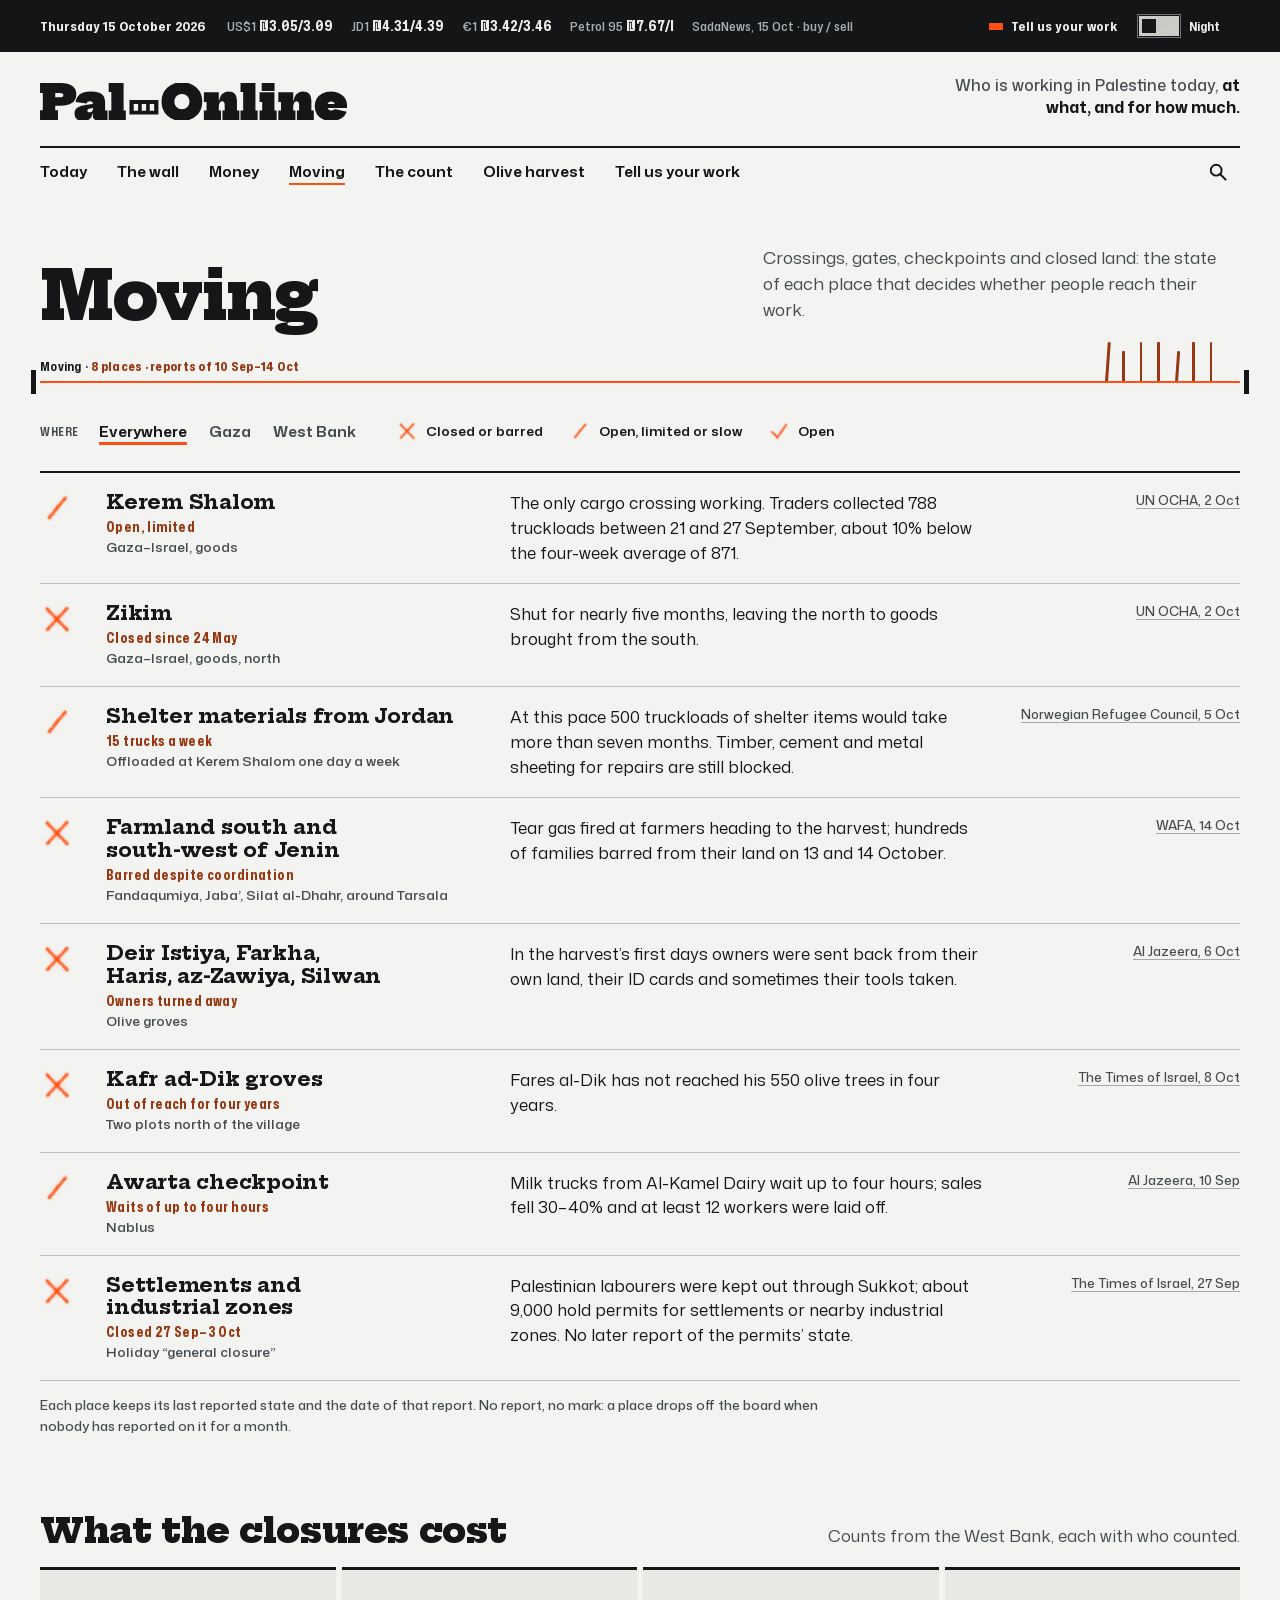
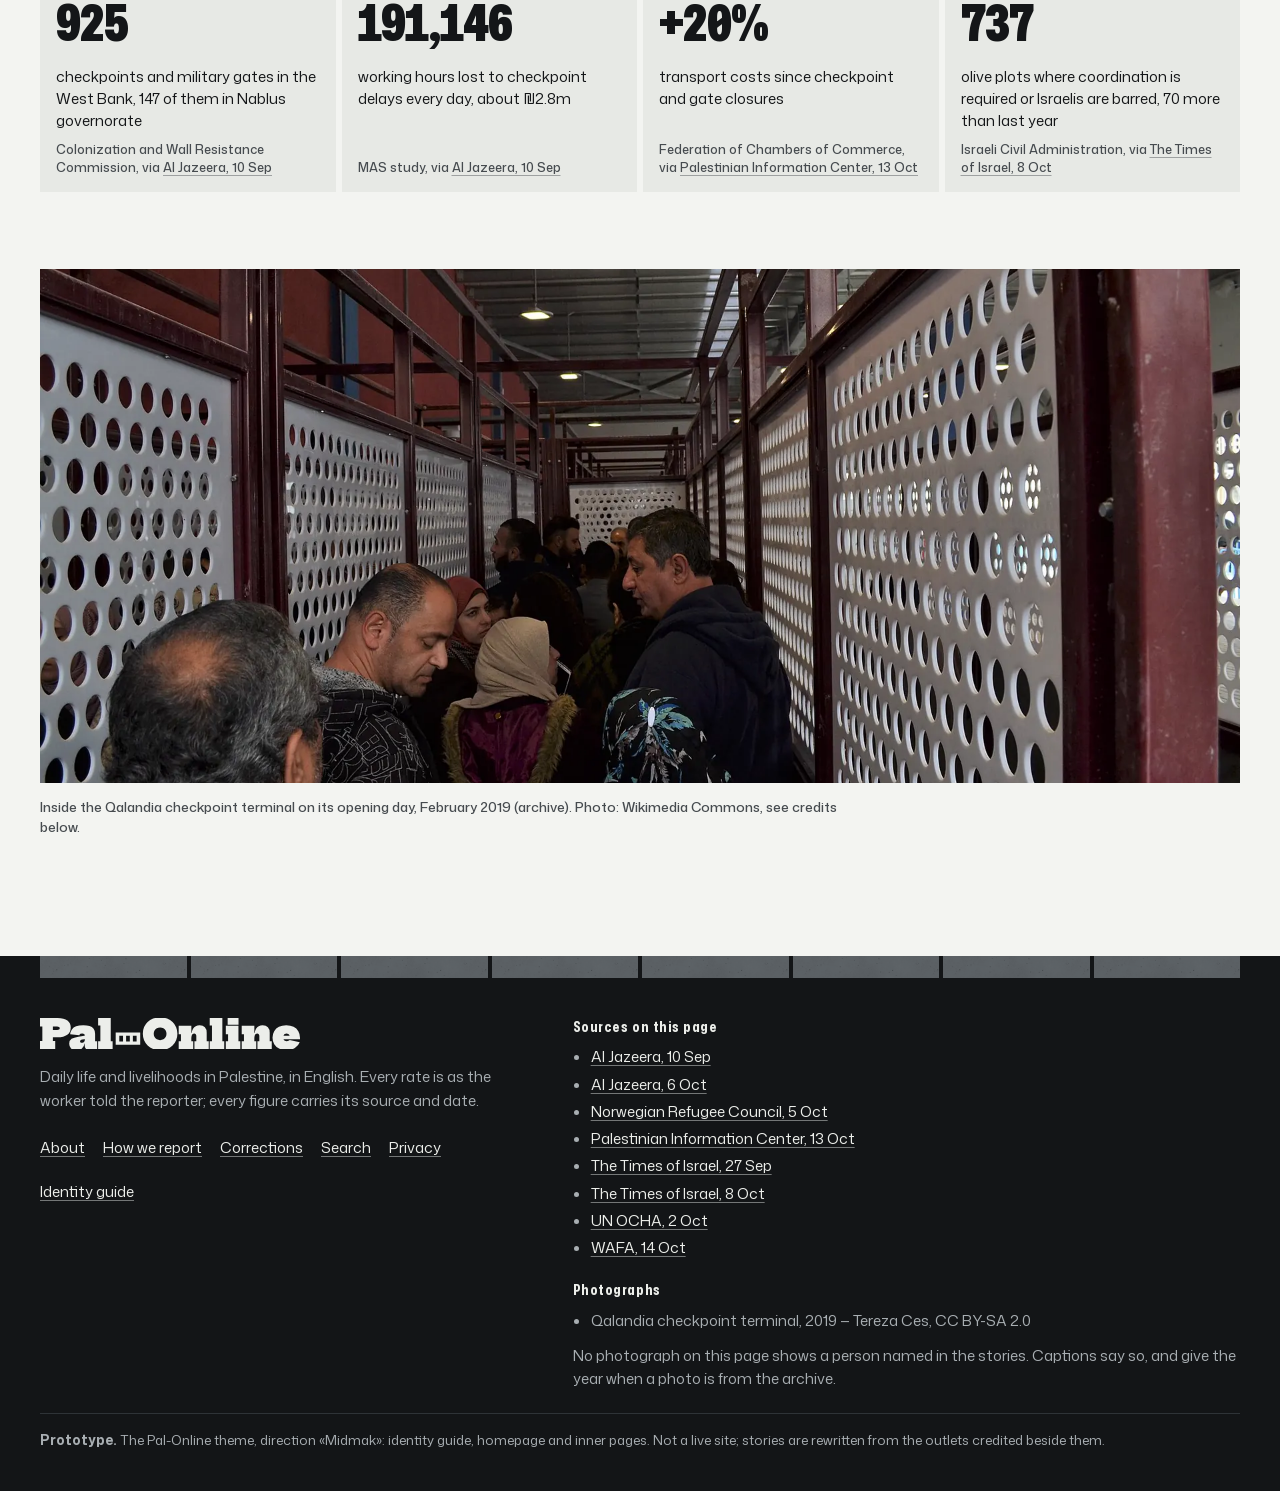
<file: moving.html>
<!doctype html>
<html lang="en">
<head>
<meta charset="utf-8">
<meta name="viewport" content="width=device-width, initial-scale=1">
<script>try{var t=localStorage.getItem('po-theme');if(t==='light'||t==='dark')document.documentElement.setAttribute('data-theme',t)}catch(e){}</script>
<meta name="robots" content="noindex, nofollow">
<title>Moving: crossings, gates and closed land — Pal-Online</title>
<meta name="description" content="The state of each crossing, gate and checkpoint that decides whether Palestinians reach their work.">
<meta property="og:type" content="website">
<meta property="og:site_name" content="Pal-Online">
<meta property="og:title" content="Moving: crossings, gates and closed land — Pal-Online">
<meta property="og:description" content="The state of each crossing, gate and checkpoint that decides whether Palestinians reach their work.">
<meta property="og:url" content="https://taktek-dev.github.io/pal-online-prototype/moving.html">
<meta property="og:image" content="https://taktek-dev.github.io/pal-online-prototype/assets/og.png">
<meta property="og:image:width" content="1200">
<meta property="og:image:height" content="630">
<meta name="twitter:card" content="summary_large_image">
<meta name="theme-color" content="#F3F4F1" media="(prefers-color-scheme: light)">
<meta name="theme-color" content="#101213" media="(prefers-color-scheme: dark)">
<link rel="icon" href="assets/brand/favicon.svg?v=25" type="image/svg+xml">
<link rel="apple-touch-icon" href="assets/brand/apple-touch-icon.png?v=25">
<link rel="manifest" href="manifest.webmanifest?v=25">
<link rel="preload" href="assets/fonts/hepta-slab-800.woff2?v=1" as="font" type="font/woff2" crossorigin>
<link rel="preload" href="assets/fonts/mona-sans.woff2?v=1" as="font" type="font/woff2" crossorigin>
<link rel="stylesheet" href="assets/css/po.css?v=25">
<link rel="stylesheet" href="assets/css/home.css?v=25">
<link rel="stylesheet" href="assets/css/pages.css?v=25">
<script type="application/ld+json">{"@context": "https://schema.org", "@type": "BreadcrumbList", "itemListElement": [{"@type": "ListItem", "position": 1, "name": "Today", "item": "https://taktek-dev.github.io/pal-online-prototype/home.html"}, {"@type": "ListItem", "position": 2, "name": "Moving: crossings, gates and closed land", "item": "https://taktek-dev.github.io/pal-online-prototype/moving.html"}]}</script>
</head>
<body>
<!--
THESIS: Palestine reported by livelihood, built as a wall: every worker is a block with a name, a trade, a place and a rate; today's course is laid on top. Refuses the broadsheet grid of headline, photo and hairlines.
OWN-WORLD: lime-mortar ground, cast-concrete blocks (three-core hollow block) in running bond, charcoal ink, one orange mason's line, oxide rebar, sprayed marks for state. Hepta Slab (block serif) over Mona Sans.
STORY: the reader meets named people and what they are paid before any institution, sees whose count says what, and adds their own block.
FIRST VIEWPORT: wordmark with the block hyphen; the line stretched across; the lead (photo opening, headline, rate) as a corner two blocks wide, three courses high; seven people bonded beside it.
FORM: Midmak, candidate 4 of 7; seed 8b1ac050.
FINISH: unreviewed and undocumented is unfinished; this build ends with the finish review, the verdict, and DESIGN.md
-->
<a class="skip" href="#main">Skip to the page</a>
<div class="strip"><div class="wrap"><time datetime="2026-10-15">Thursday 15 October 2026</time><ul class="rates" aria-label="Exchange rates and fuel"><li>US$1 <b>₪3.05/3.09</b></li><li>JD1 <b>₪4.31/4.39</b></li><li>€1 <b>₪3.42/3.46</b></li><li>Petrol 95 <b>₪7.67/l</b></li><li class="by">SadaNews, 15 Oct · buy / sell</li></ul><a class="tell-link" href="tell.html">Tell us your work</a><button class="theme" type="button" role="switch" aria-checked="false" aria-label="Night colours"><span class="sw" aria-hidden="true"></span><span class="lab" aria-hidden="true">Night</span></button></div></div>
<header class="mast mast--inner"><div class="wrap"><a class="home" href="home.html" aria-label="Pal-Online, home"><svg viewBox="42 0 12724 1544" role="img" aria-label="Pal-Online"><path fill="currentColor" d="M42 1544V1130H156V414H42V0H672V1130H786V1544ZM546 944V590H878Q943 590 975.5 567.5Q1008 545 1008.0 500.42056074766356Q1008 455 972.5 434.5Q937 414 880 414H580V0H900Q1223 0 1384.5 124.26701570680632Q1546.0 248.53403141361264 1546 470Q1546 582 1503.5 670.0Q1461 758 1378.0 819.0Q1295 880 1173.5 912.0Q1052 944 894 944ZM2412 1544Q2325 1544 2277.5 1496.0Q2230 1448 2230 1360V1170L2258 1130L2242 1018L2230 966V862Q2230 821 2212.5 798.0Q2195 775 2166.5 765.5Q2138 756 2106 756Q2061 756 2022.5 774.5Q1984 793 1970 846L1516 792Q1533 663 1602.0 563.5Q1671 464 1807.5 408.0Q1944 352 2164 352Q2336 352 2465.0 391.5Q2594 431 2666.0 524.0Q2738 617 2738 776V1136H2838V1544ZM1830 1574Q1649 1574 1559.5 1488.5Q1470 1403 1470 1262Q1470 1100 1585.5 1021.5Q1701 943 1920 912L2284 858V1026L2114 1052Q2054 1059 2028.0 1083.0Q2002 1107 2002 1142Q2002 1178 2027.0 1197.0Q2052 1216 2092 1216Q2127 1216 2161.5 1197.5Q2196 1179 2219.0 1136.0Q2242 1093 2242 1018L2288 1252H2220Q2198 1418 2094.5 1496.0Q1991 1574 1830 1574ZM3504 1138H3596V1544H2886V1138H2996V370H2886V-36H3504Z"/><path fill="var(--block-fill,currentColor)" fill-rule="evenodd" d="M3746 708h1200v600h-1200zM3922 868h183v280h-183zM4255 868h183v280h-183zM4587 868h183v280h-183z"/><path fill="currentColor" d="M5920 1572Q5733 1572 5577.5 1513.5Q5422 1455 5309.5 1347.5Q5197 1240 5135.5 1092.8218298555378Q5074.0 945.6436597110754 5074.0 767.7817014446227Q5074 592 5135.5 446.5Q5197 301 5309.5 194.5Q5422 88 5577.5 30.0Q5733 -28 5920.5 -28.0Q6108 -28 6262.839211618257 29.966666666666697Q6417.678423236514 87.9333333333334 6530.339211618257 194.4666666666667Q6643 301 6704.5 446.64516129032256Q6766.0 592.2903225806451 6766.0 768.1048387096774Q6766 946 6704.5 1093.0Q6643 1240 6530.274193548387 1347.5345911949685Q6417.548387096775 1455.0691823899372 6262.619815668203 1513.5345911949685Q6107.6912442396315 1572.0 5920 1572ZM5920 1084Q6012 1084 6082.5 1043.5Q6153 1003 6192.5 931.8472222222222Q6232.0 860.6944444444445 6232 768Q6232.0 677.2346368715084 6192.541082164329 607.7625698324023Q6153.082164328657 538.2905027932961 6082.541082164329 499.14525139664806Q6012 460 5920 460Q5828 460 5757.458917835671 499.14525139664806Q5686.917835671343 538.2905027932961 5647.458917835671 607.7625698324023Q5608.0 677.2346368715084 5608 768Q5608.0 860.6944444444445 5647.5 931.8472222222222Q5687 1003 5757.5 1043.5Q5828 1084 5920 1084ZM7448 1138H7540V1544H6830V1138H6940V790H6830V384H7448ZM7692 1138V884Q7692 827 7663.5 792.5Q7635 758 7588 758Q7545 758 7513.5 788.0Q7482 818 7465.0 872.5Q7448 927 7448 1002L7380 740H7464Q7481 613 7531.5 527.5Q7582 442 7663.0 399.0Q7744 356 7854 356Q8022 356 8111.0 449.0Q8200 542 8200 716V1138H8300V1544H7600V1138ZM8966 1138H9058V1544H8348V1138H8458V370H8348V-36H8966ZM9754 1138H9846V1544H9136V1138H9246V790H9136V384H9754ZM9226 -36H9758V328H9226ZM10532 1138H10624V1544H9914V1138H10024V790H9914V384H10532ZM10776 1138V884Q10776 827 10747.5 792.5Q10719 758 10672 758Q10629 758 10597.5 788.0Q10566 818 10549.0 872.5Q10532 927 10532 1002L10464 740H10548Q10565 613 10615.5 527.5Q10666 442 10747.0 399.0Q10828 356 10938 356Q11106 356 11195.0 449.0Q11284 542 11284 716V1138H11384V1544H10684V1138ZM12106 1572Q11896 1572 11742.5 1496.0Q11589 1420 11505.5 1283.5Q11422 1147 11422 964Q11422 782 11504.0 645.0Q11586 508 11737.0 432.0Q11888 356 12094 356Q12300 356 12451.0 432.0Q12602 508 12684.0 645.0Q12766 782 12766 964Q12766 983 12766.0 1001.5Q12766 1020 12766 1040H12266Q12268 1019 12268.0 997.0Q12268 975 12268 954Q12268 892 12248.5 849.0Q12229 806 12193.0 784.0Q12157 762 12108 762Q12058 762 12021.0 785.5Q11984 809 11964.0 854.0Q11944 899 11944 964Q11944 1015 11965.0 1053.5Q11986 1092 12024.5 1114.0Q12063 1136 12116 1136Q12164 1136 12200.5 1119.5Q12237 1103 12258 1076L12752 1190Q12685 1368 12517.0 1470.0Q12349 1572 12106 1572ZM11746 1040V872H12358L12346 1040Z"/></svg></a><p class="motto">Who is working in Palestine today, <b>at what, and for how much.</b></p><nav class="nav" aria-label="Sections"><a href="home.html">Today</a><a href="wall.html">The wall</a><a href="money.html">Money</a><a href="moving.html" aria-current="page">Moving</a><a href="count.html">The count</a><a href="harvest.html">Olive harvest</a><a href="tell.html">Tell us your work</a><a class="find" href="search.html"><svg viewBox="0 0 24 24" aria-hidden="true"><circle cx="10.5" cy="10.5" r="6.2" fill="none" stroke="currentColor" stroke-width="2.2"/><path d="M15.2 15.2 21 21" stroke="currentColor" stroke-width="2.4" stroke-linecap="square"/></svg><span class="sr">Search</span></a></nav></div></header><div class="bar" aria-hidden="true"><div class="wrap"><a class="home" href="home.html" tabindex="-1"><svg viewBox="42 0 12724 1544" role="img" aria-label="Pal-Online"><path fill="currentColor" d="M42 1544V1130H156V414H42V0H672V1130H786V1544ZM546 944V590H878Q943 590 975.5 567.5Q1008 545 1008.0 500.42056074766356Q1008 455 972.5 434.5Q937 414 880 414H580V0H900Q1223 0 1384.5 124.26701570680632Q1546.0 248.53403141361264 1546 470Q1546 582 1503.5 670.0Q1461 758 1378.0 819.0Q1295 880 1173.5 912.0Q1052 944 894 944ZM2412 1544Q2325 1544 2277.5 1496.0Q2230 1448 2230 1360V1170L2258 1130L2242 1018L2230 966V862Q2230 821 2212.5 798.0Q2195 775 2166.5 765.5Q2138 756 2106 756Q2061 756 2022.5 774.5Q1984 793 1970 846L1516 792Q1533 663 1602.0 563.5Q1671 464 1807.5 408.0Q1944 352 2164 352Q2336 352 2465.0 391.5Q2594 431 2666.0 524.0Q2738 617 2738 776V1136H2838V1544ZM1830 1574Q1649 1574 1559.5 1488.5Q1470 1403 1470 1262Q1470 1100 1585.5 1021.5Q1701 943 1920 912L2284 858V1026L2114 1052Q2054 1059 2028.0 1083.0Q2002 1107 2002 1142Q2002 1178 2027.0 1197.0Q2052 1216 2092 1216Q2127 1216 2161.5 1197.5Q2196 1179 2219.0 1136.0Q2242 1093 2242 1018L2288 1252H2220Q2198 1418 2094.5 1496.0Q1991 1574 1830 1574ZM3504 1138H3596V1544H2886V1138H2996V370H2886V-36H3504Z"/><path fill="var(--block-fill,currentColor)" fill-rule="evenodd" d="M3746 708h1200v600h-1200zM3922 868h183v280h-183zM4255 868h183v280h-183zM4587 868h183v280h-183z"/><path fill="currentColor" d="M5920 1572Q5733 1572 5577.5 1513.5Q5422 1455 5309.5 1347.5Q5197 1240 5135.5 1092.8218298555378Q5074.0 945.6436597110754 5074.0 767.7817014446227Q5074 592 5135.5 446.5Q5197 301 5309.5 194.5Q5422 88 5577.5 30.0Q5733 -28 5920.5 -28.0Q6108 -28 6262.839211618257 29.966666666666697Q6417.678423236514 87.9333333333334 6530.339211618257 194.4666666666667Q6643 301 6704.5 446.64516129032256Q6766.0 592.2903225806451 6766.0 768.1048387096774Q6766 946 6704.5 1093.0Q6643 1240 6530.274193548387 1347.5345911949685Q6417.548387096775 1455.0691823899372 6262.619815668203 1513.5345911949685Q6107.6912442396315 1572.0 5920 1572ZM5920 1084Q6012 1084 6082.5 1043.5Q6153 1003 6192.5 931.8472222222222Q6232.0 860.6944444444445 6232 768Q6232.0 677.2346368715084 6192.541082164329 607.7625698324023Q6153.082164328657 538.2905027932961 6082.541082164329 499.14525139664806Q6012 460 5920 460Q5828 460 5757.458917835671 499.14525139664806Q5686.917835671343 538.2905027932961 5647.458917835671 607.7625698324023Q5608.0 677.2346368715084 5608 768Q5608.0 860.6944444444445 5647.5 931.8472222222222Q5687 1003 5757.5 1043.5Q5828 1084 5920 1084ZM7448 1138H7540V1544H6830V1138H6940V790H6830V384H7448ZM7692 1138V884Q7692 827 7663.5 792.5Q7635 758 7588 758Q7545 758 7513.5 788.0Q7482 818 7465.0 872.5Q7448 927 7448 1002L7380 740H7464Q7481 613 7531.5 527.5Q7582 442 7663.0 399.0Q7744 356 7854 356Q8022 356 8111.0 449.0Q8200 542 8200 716V1138H8300V1544H7600V1138ZM8966 1138H9058V1544H8348V1138H8458V370H8348V-36H8966ZM9754 1138H9846V1544H9136V1138H9246V790H9136V384H9754ZM9226 -36H9758V328H9226ZM10532 1138H10624V1544H9914V1138H10024V790H9914V384H10532ZM10776 1138V884Q10776 827 10747.5 792.5Q10719 758 10672 758Q10629 758 10597.5 788.0Q10566 818 10549.0 872.5Q10532 927 10532 1002L10464 740H10548Q10565 613 10615.5 527.5Q10666 442 10747.0 399.0Q10828 356 10938 356Q11106 356 11195.0 449.0Q11284 542 11284 716V1138H11384V1544H10684V1138ZM12106 1572Q11896 1572 11742.5 1496.0Q11589 1420 11505.5 1283.5Q11422 1147 11422 964Q11422 782 11504.0 645.0Q11586 508 11737.0 432.0Q11888 356 12094 356Q12300 356 12451.0 432.0Q12602 508 12684.0 645.0Q12766 782 12766 964Q12766 983 12766.0 1001.5Q12766 1020 12766 1040H12266Q12268 1019 12268.0 997.0Q12268 975 12268 954Q12268 892 12248.5 849.0Q12229 806 12193.0 784.0Q12157 762 12108 762Q12058 762 12021.0 785.5Q11984 809 11964.0 854.0Q11944 899 11944 964Q11944 1015 11965.0 1053.5Q11986 1092 12024.5 1114.0Q12063 1136 12116 1136Q12164 1136 12200.5 1119.5Q12237 1103 12258 1076L12752 1190Q12685 1368 12517.0 1470.0Q12349 1572 12106 1572ZM11746 1040V872H12358L12346 1040Z"/></svg></a><nav><a href="home.html" tabindex="-1">Today</a><a href="wall.html" tabindex="-1">The wall</a><a href="money.html" tabindex="-1">Money</a><a href="moving.html" aria-current="page" tabindex="-1">Moving</a><a href="count.html" tabindex="-1">The count</a><a href="harvest.html" tabindex="-1">Olive harvest</a><a href="tell.html" tabindex="-1">Tell us your work</a></nav></div><span class="bar-rider"></span></div>
<main id="main">
<header class="phead wrap"><div class="phead-grid"><h1>Moving</h1><p class="dek">Crossings, gates, checkpoints and closed land: the state of each place that decides whether people reach their work.</p></div><div class="mline" id="line-moving"><span class="tag">Moving · <b>8 places · reports of 10 Sep–14 Oct</b></span><div class="rebar" aria-hidden="true"><i></i><i></i><i></i><i></i><i></i><i></i><i></i></div><svg viewBox="0 0 1000 30" preserveAspectRatio="none" aria-hidden="true"><path class="string" d="M0 15L1000 15"/></svg></div></header><section class="wrap" aria-labelledby="board-h"><h2 class="sr" id="board-h">The board</h2>
<div class="filters"><div role="group" aria-label="Where"><span class="lab">WHERE</span>
<button type="button" data-g="all" aria-pressed="true">Everywhere</button><button type="button" data-g="Gaza" aria-pressed="false">Gaza</button><button type="button" data-g="West Bank" aria-pressed="false">West Bank</button></div>
<p class="legend" aria-label="What the marks mean"><span><i class="x-mark sp sp-x" aria-hidden="true"></i>Closed or barred</span><span><i class="x-mark sp sp-s" aria-hidden="true"></i>Open, limited or slow</span><span><i class="x-mark sp sp-t" aria-hidden="true"></i>Open</span></p></div>
<ul class="board" data-board><li data-g="Gaza"><i class="x-mark sp sp-s" aria-hidden="true"></i><div><h3>Kerem Shalom</h3><p class="state">Open, limited</p><p class="kind">Gaza–Israel, goods</p></div><p class="eff">The only cargo crossing working. Traders collected 788 truckloads between 21 and 27 September, about 10% below the four-week average of 871.</p><p class="src"><a href="https://www.ochaopt.org/content/humanitarian-situation-report-2-october-2026" rel="noopener">UN OCHA, 2 Oct</a></p></li><li data-g="Gaza"><i class="x-mark sp sp-x" aria-hidden="true"></i><div><h3>Zikim</h3><p class="state">Closed since 24 May</p><p class="kind">Gaza–Israel, goods, north</p></div><p class="eff">Shut for nearly five months, leaving the north to goods brought from the south.</p><p class="src"><a href="https://www.ochaopt.org/content/humanitarian-situation-report-2-october-2026" rel="noopener">UN OCHA, 2 Oct</a></p></li><li data-g="Gaza"><i class="x-mark sp sp-s" aria-hidden="true"></i><div><h3>Shelter materials from Jordan</h3><p class="state">15 trucks a week</p><p class="kind">Offloaded at Kerem Shalom one day a week</p></div><p class="eff">At this pace 500 truckloads of shelter items would take more than seven months. Timber, cement and metal sheeting for repairs are still blocked.</p><p class="src"><a href="https://www.nrc.no/news/2026/gaza-israeli-restrictions-mean-entry-of-winter-shelter-materials-will-take-over-seven-months" rel="noopener">Norwegian Refugee Council, 5 Oct</a></p></li><li data-g="West Bank"><i class="x-mark sp sp-x" aria-hidden="true"></i><div><h3>Farmland south and south-west of Jenin</h3><p class="state">Barred despite coordination</p><p class="kind">Fandaqumiya, Jaba’, Silat al-Dhahr, around Tarsala</p></div><p class="eff">Tear gas fired at farmers heading to the harvest; hundreds of families barred from their land on 13 and 14 October.</p><p class="src"><a href="https://english.wafa.ps/Pages/Details/175878" rel="noopener">WAFA, 14 Oct</a></p></li><li data-g="West Bank"><i class="x-mark sp sp-x" aria-hidden="true"></i><div><h3>Deir Istiya, Farkha, Haris, az-Zawiya, Silwan</h3><p class="state">Owners turned away</p><p class="kind">Olive groves</p></div><p class="eff">In the harvest’s first days owners were sent back from their own land, their ID cards and sometimes their tools taken.</p><p class="src"><a href="https://www.aljazeera.com/news/2026/10/6/palestine-weekly-olive-harvest-opens-under-assault" rel="noopener">Al Jazeera, 6 Oct</a></p></li><li data-g="West Bank"><i class="x-mark sp sp-x" aria-hidden="true"></i><div><h3>Kafr ad-Dik groves</h3><p class="state">Out of reach for four years</p><p class="kind">Two plots north of the village</p></div><p class="eff">Fares al-Dik has not reached his 550 olive trees in four years.</p><p class="src"><a href="https://www.timesofisrael.com/west-bank-olive-harvest-an-annual-flashpoint-presses-ahead-amid-obstacles-and-violence/" rel="noopener">The Times of Israel, 8 Oct</a></p></li><li data-g="West Bank"><i class="x-mark sp sp-s" aria-hidden="true"></i><div><h3>Awarta checkpoint</h3><p class="state">Waits of up to four hours</p><p class="kind">Nablus</p></div><p class="eff">Milk trucks from Al-Kamel Dairy wait up to four hours; sales fell 30–40% and at least 12 workers were laid off.</p><p class="src"><a href="https://www.aljazeera.com/economy/2026/9/10/israeli-checkpoints-in-the-west-bank-are-choking-the-palestinian-economy" rel="noopener">Al Jazeera, 10 Sep</a></p></li><li data-g="West Bank"><i class="x-mark sp sp-x" aria-hidden="true"></i><div><h3>Settlements and industrial zones</h3><p class="state">Closed 27 Sep–3 Oct</p><p class="kind">Holiday “general closure”</p></div><p class="eff">Palestinian labourers were kept out through Sukkot; about 9,000 hold permits for settlements or nearby industrial zones. No later report of the permits’ state.</p><p class="src"><a href="https://www.timesofisrael.com/liveblog_entry/idf-to-ban-most-palestinian-workers-from-settlements-during-sukkot-katz-says/" rel="noopener">The Times of Israel, 27 Sep</a></p></li></ul>
<p class="note">Each place keeps its last reported state and the date of that report. No report, no mark: a place drops off the board when nobody has reported on it for a month.</p></section>
<section class="pblock wrap" aria-labelledby="cost-h"><div class="sec-head"><h2 id="cost-h">What the closures cost</h2><p>Counts from the West Bank, each with who counted.</p></div>
<div class="wall stats"><div class="slab stat w"><p class="rate num">925</p><p>checkpoints and military gates in the West Bank, 147 of them in Nablus governorate</p><p class="src">Colonization and Wall Resistance Commission, via <a href="https://www.aljazeera.com/economy/2026/9/10/israeli-checkpoints-in-the-west-bank-are-choking-the-palestinian-economy" rel="noopener">Al Jazeera, 10 Sep</a></p></div><div class="slab stat w"><p class="rate num">191,146</p><p>working hours lost to checkpoint delays every day, about ₪2.8m</p><p class="src">MAS study, via <a href="https://www.aljazeera.com/economy/2026/9/10/israeli-checkpoints-in-the-west-bank-are-choking-the-palestinian-economy" rel="noopener">Al Jazeera, 10 Sep</a></p></div><div class="slab stat w"><p class="rate num">+20%</p><p>transport costs since checkpoint and gate closures</p><p class="src">Federation of Chambers of Commerce, via <a href="https://english.palinfo.com/reports/2026/10/13/371918/" rel="noopener">Palestinian Information Center, 13 Oct</a></p></div><div class="slab stat w"><p class="rate num">737</p><p>olive plots where coordination is required or Israelis are barred, 70 more than last year</p><p class="src">Israeli Civil Administration, via <a href="https://www.timesofisrael.com/west-bank-olive-harvest-an-annual-flashpoint-presses-ahead-amid-obstacles-and-violence/" rel="noopener">The Times of Israel, 8 Oct</a></p></div></div></section>
<section class="pblock wrap" aria-labelledby="ph-h"><h2 class="sr" id="ph-h">Photograph</h2>
<figure class="opening wide" style="margin:0"><img src="assets/img/photo/qalandia-queue-2019-1200.webp?v=25" srcset="assets/img/photo/qalandia-queue-2019-700.webp?v=25 700w, assets/img/photo/qalandia-queue-2019-1200.webp?v=25 1200w, assets/img/photo/qalandia-queue-2019-1800.webp?v=25 1800w" sizes="100vw" width="1800" height="1200" alt="People queue in a narrow roofed corridor between perforated metal panels inside the Qalandia checkpoint terminal." loading="lazy" decoding="async">
<figcaption class="note">Inside the Qalandia checkpoint terminal on its opening day, February 2019 (archive). Photo: Wikimedia Commons, see credits below.</figcaption></figure></section>
</main>
<footer class="foot"><div class="wrap"><div class="wall course-top" aria-hidden="true"><span class="w"></span><span class="w"></span><span class="w"></span><span class="w"></span><span class="w"></span><span class="w"></span><span class="w"></span><span class="w"></span></div><div class="foot-grid"><div><a class="home" href="home.html" aria-label="Pal-Online, home"><svg viewBox="42 0 12724 1544" role="img" aria-label="Pal-Online"><path fill="currentColor" d="M42 1544V1130H156V414H42V0H672V1130H786V1544ZM546 944V590H878Q943 590 975.5 567.5Q1008 545 1008.0 500.42056074766356Q1008 455 972.5 434.5Q937 414 880 414H580V0H900Q1223 0 1384.5 124.26701570680632Q1546.0 248.53403141361264 1546 470Q1546 582 1503.5 670.0Q1461 758 1378.0 819.0Q1295 880 1173.5 912.0Q1052 944 894 944ZM2412 1544Q2325 1544 2277.5 1496.0Q2230 1448 2230 1360V1170L2258 1130L2242 1018L2230 966V862Q2230 821 2212.5 798.0Q2195 775 2166.5 765.5Q2138 756 2106 756Q2061 756 2022.5 774.5Q1984 793 1970 846L1516 792Q1533 663 1602.0 563.5Q1671 464 1807.5 408.0Q1944 352 2164 352Q2336 352 2465.0 391.5Q2594 431 2666.0 524.0Q2738 617 2738 776V1136H2838V1544ZM1830 1574Q1649 1574 1559.5 1488.5Q1470 1403 1470 1262Q1470 1100 1585.5 1021.5Q1701 943 1920 912L2284 858V1026L2114 1052Q2054 1059 2028.0 1083.0Q2002 1107 2002 1142Q2002 1178 2027.0 1197.0Q2052 1216 2092 1216Q2127 1216 2161.5 1197.5Q2196 1179 2219.0 1136.0Q2242 1093 2242 1018L2288 1252H2220Q2198 1418 2094.5 1496.0Q1991 1574 1830 1574ZM3504 1138H3596V1544H2886V1138H2996V370H2886V-36H3504Z"/><path fill="var(--block-fill,currentColor)" fill-rule="evenodd" d="M3746 708h1200v600h-1200zM3922 868h183v280h-183zM4255 868h183v280h-183zM4587 868h183v280h-183z"/><path fill="currentColor" d="M5920 1572Q5733 1572 5577.5 1513.5Q5422 1455 5309.5 1347.5Q5197 1240 5135.5 1092.8218298555378Q5074.0 945.6436597110754 5074.0 767.7817014446227Q5074 592 5135.5 446.5Q5197 301 5309.5 194.5Q5422 88 5577.5 30.0Q5733 -28 5920.5 -28.0Q6108 -28 6262.839211618257 29.966666666666697Q6417.678423236514 87.9333333333334 6530.339211618257 194.4666666666667Q6643 301 6704.5 446.64516129032256Q6766.0 592.2903225806451 6766.0 768.1048387096774Q6766 946 6704.5 1093.0Q6643 1240 6530.274193548387 1347.5345911949685Q6417.548387096775 1455.0691823899372 6262.619815668203 1513.5345911949685Q6107.6912442396315 1572.0 5920 1572ZM5920 1084Q6012 1084 6082.5 1043.5Q6153 1003 6192.5 931.8472222222222Q6232.0 860.6944444444445 6232 768Q6232.0 677.2346368715084 6192.541082164329 607.7625698324023Q6153.082164328657 538.2905027932961 6082.541082164329 499.14525139664806Q6012 460 5920 460Q5828 460 5757.458917835671 499.14525139664806Q5686.917835671343 538.2905027932961 5647.458917835671 607.7625698324023Q5608.0 677.2346368715084 5608 768Q5608.0 860.6944444444445 5647.5 931.8472222222222Q5687 1003 5757.5 1043.5Q5828 1084 5920 1084ZM7448 1138H7540V1544H6830V1138H6940V790H6830V384H7448ZM7692 1138V884Q7692 827 7663.5 792.5Q7635 758 7588 758Q7545 758 7513.5 788.0Q7482 818 7465.0 872.5Q7448 927 7448 1002L7380 740H7464Q7481 613 7531.5 527.5Q7582 442 7663.0 399.0Q7744 356 7854 356Q8022 356 8111.0 449.0Q8200 542 8200 716V1138H8300V1544H7600V1138ZM8966 1138H9058V1544H8348V1138H8458V370H8348V-36H8966ZM9754 1138H9846V1544H9136V1138H9246V790H9136V384H9754ZM9226 -36H9758V328H9226ZM10532 1138H10624V1544H9914V1138H10024V790H9914V384H10532ZM10776 1138V884Q10776 827 10747.5 792.5Q10719 758 10672 758Q10629 758 10597.5 788.0Q10566 818 10549.0 872.5Q10532 927 10532 1002L10464 740H10548Q10565 613 10615.5 527.5Q10666 442 10747.0 399.0Q10828 356 10938 356Q11106 356 11195.0 449.0Q11284 542 11284 716V1138H11384V1544H10684V1138ZM12106 1572Q11896 1572 11742.5 1496.0Q11589 1420 11505.5 1283.5Q11422 1147 11422 964Q11422 782 11504.0 645.0Q11586 508 11737.0 432.0Q11888 356 12094 356Q12300 356 12451.0 432.0Q12602 508 12684.0 645.0Q12766 782 12766 964Q12766 983 12766.0 1001.5Q12766 1020 12766 1040H12266Q12268 1019 12268.0 997.0Q12268 975 12268 954Q12268 892 12248.5 849.0Q12229 806 12193.0 784.0Q12157 762 12108 762Q12058 762 12021.0 785.5Q11984 809 11964.0 854.0Q11944 899 11944 964Q11944 1015 11965.0 1053.5Q11986 1092 12024.5 1114.0Q12063 1136 12116 1136Q12164 1136 12200.5 1119.5Q12237 1103 12258 1076L12752 1190Q12685 1368 12517.0 1470.0Q12349 1572 12106 1572ZM11746 1040V872H12358L12346 1040Z"/></svg></a><p>Daily life and livelihoods in Palestine, in English. Every rate is as the worker told the reporter; every figure carries its source and date.</p><nav aria-label="Footer"><ul><li><a href="about.html">About</a></li><li><a href="about.html#how">How we report</a></li><li><a href="about.html#corrections">Corrections</a></li><li><a href="search.html">Search</a></li><li><a href="privacy.html">Privacy</a></li><li><a href="index.html">Identity guide</a></li></ul></nav></div><div id="sources"><h2>Sources on this page</h2><ul><li><a href="https://www.aljazeera.com/economy/2026/9/10/israeli-checkpoints-in-the-west-bank-are-choking-the-palestinian-economy" rel="noopener">Al Jazeera, 10 Sep</a></li><li><a href="https://www.aljazeera.com/news/2026/10/6/palestine-weekly-olive-harvest-opens-under-assault" rel="noopener">Al Jazeera, 6 Oct</a></li><li><a href="https://www.nrc.no/news/2026/gaza-israeli-restrictions-mean-entry-of-winter-shelter-materials-will-take-over-seven-months" rel="noopener">Norwegian Refugee Council, 5 Oct</a></li><li><a href="https://english.palinfo.com/reports/2026/10/13/371918/" rel="noopener">Palestinian Information Center, 13 Oct</a></li><li><a href="https://www.timesofisrael.com/liveblog_entry/idf-to-ban-most-palestinian-workers-from-settlements-during-sukkot-katz-says/" rel="noopener">The Times of Israel, 27 Sep</a></li><li><a href="https://www.timesofisrael.com/west-bank-olive-harvest-an-annual-flashpoint-presses-ahead-amid-obstacles-and-violence/" rel="noopener">The Times of Israel, 8 Oct</a></li><li><a href="https://www.ochaopt.org/content/humanitarian-situation-report-2-october-2026" rel="noopener">UN OCHA, 2 Oct</a></li><li><a href="https://english.wafa.ps/Pages/Details/175878" rel="noopener">WAFA, 14 Oct</a></li></ul><h2 style="margin-top:22px">Photographs</h2><ul><li>Qalandia checkpoint terminal, 2019 — Tereza Ces, CC BY-SA 2.0</li></ul><p style="margin-top:12px">No photograph on this page shows a person named in the stories. Captions say so, and give the year when a photo is from the archive.</p></div></div><p class="proto"><b>Prototype.</b> The Pal-Online theme, direction «Midmak»: identity guide, homepage and inner pages. Not a live site; stories are rewritten from the outlets credited beside them.</p></div></footer>
<script src="assets/js/po.js?v=25" defer></script>
<script src="assets/js/pages.js?v=25" defer></script>
</body>
</html>
</file>
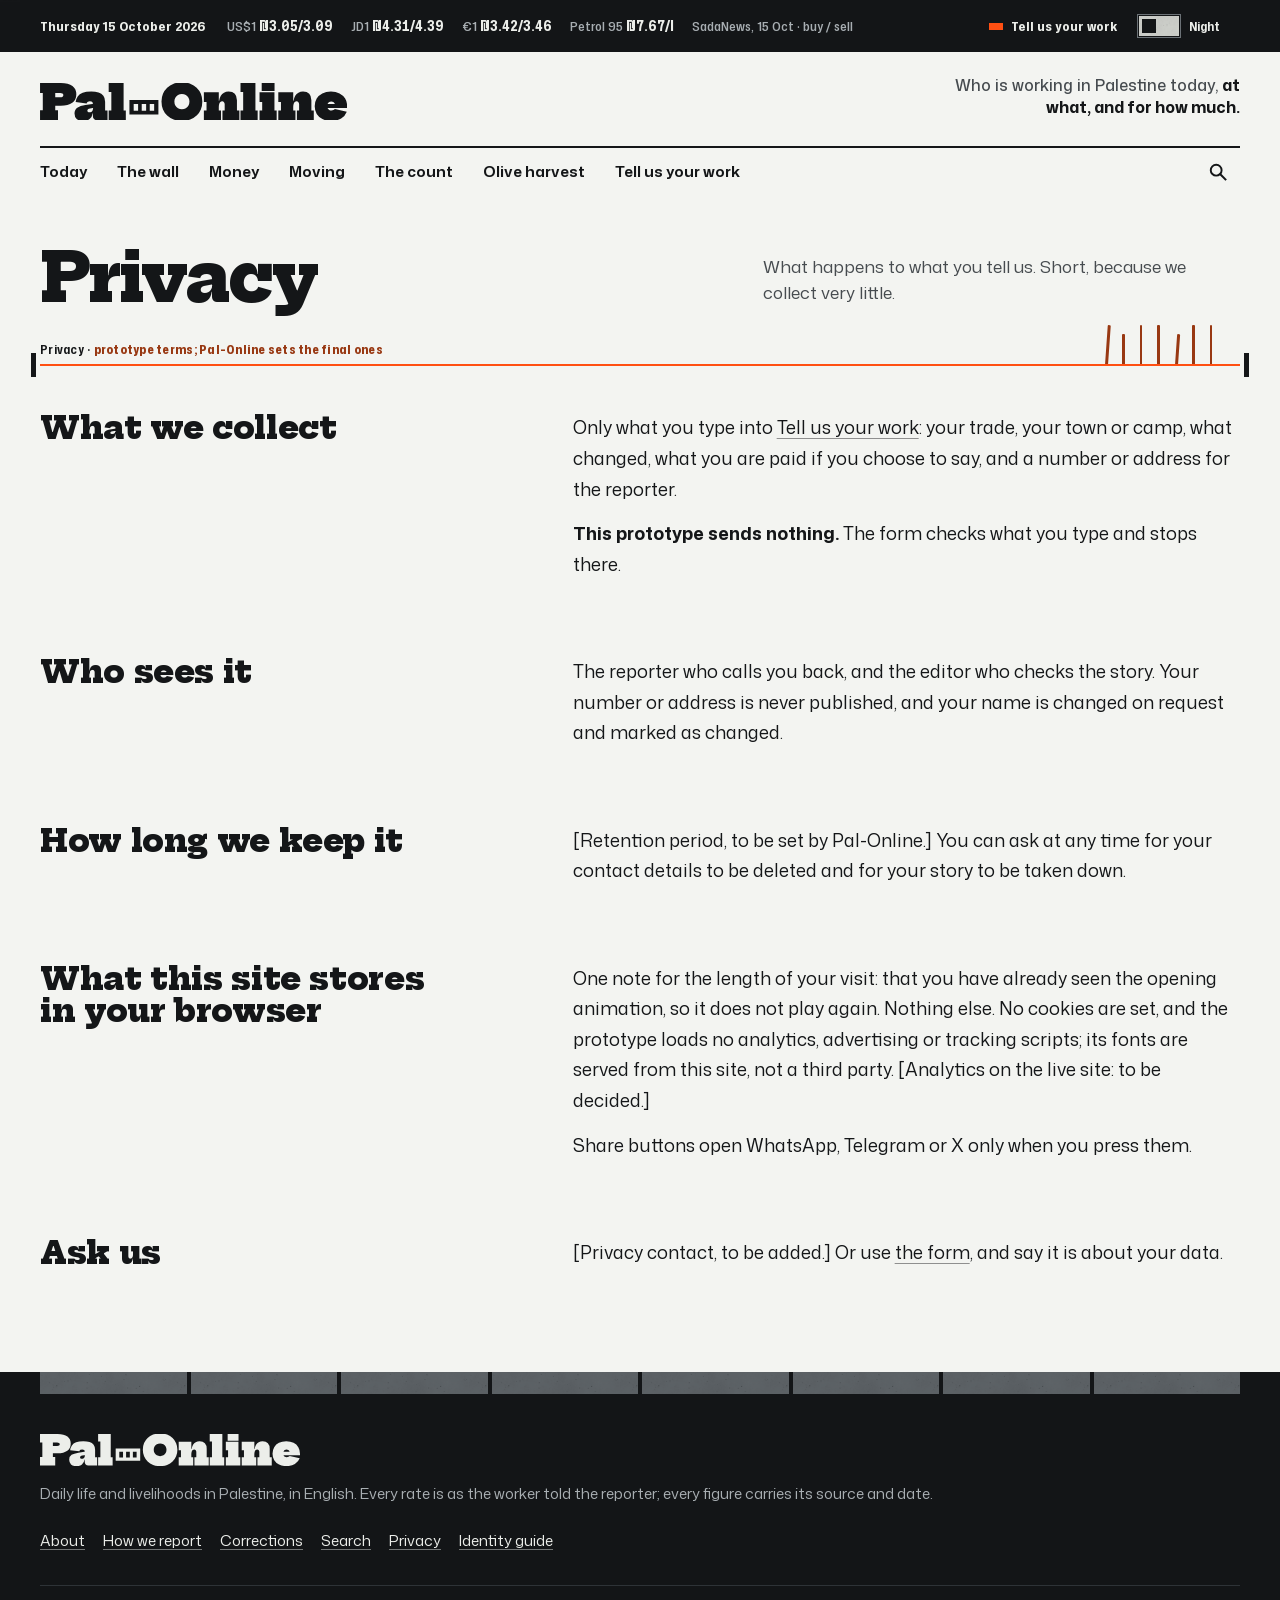
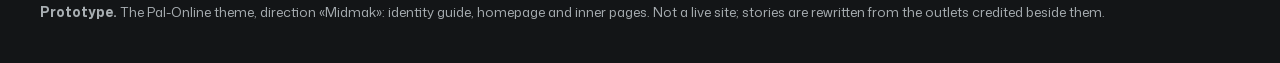
<file: privacy.html>
<!doctype html>
<html lang="en">
<head>
<meta charset="utf-8">
<meta name="viewport" content="width=device-width, initial-scale=1">
<script>try{var t=localStorage.getItem('po-theme');if(t==='light'||t==='dark')document.documentElement.setAttribute('data-theme',t)}catch(e){}</script>
<meta name="robots" content="noindex, nofollow">
<title>Privacy — Pal-Online</title>
<meta name="description" content="What Pal-Online collects, who sees it and how to have it deleted.">
<meta property="og:type" content="website">
<meta property="og:site_name" content="Pal-Online">
<meta property="og:title" content="Privacy — Pal-Online">
<meta property="og:description" content="What Pal-Online collects, who sees it and how to have it deleted.">
<meta property="og:url" content="https://taktek-dev.github.io/pal-online-prototype/privacy.html">
<meta property="og:image" content="https://taktek-dev.github.io/pal-online-prototype/assets/og.png">
<meta property="og:image:width" content="1200">
<meta property="og:image:height" content="630">
<meta name="twitter:card" content="summary_large_image">
<meta name="theme-color" content="#F3F4F1" media="(prefers-color-scheme: light)">
<meta name="theme-color" content="#101213" media="(prefers-color-scheme: dark)">
<link rel="icon" href="assets/brand/favicon.svg?v=25" type="image/svg+xml">
<link rel="apple-touch-icon" href="assets/brand/apple-touch-icon.png?v=25">
<link rel="manifest" href="manifest.webmanifest?v=25">
<link rel="preload" href="assets/fonts/hepta-slab-800.woff2?v=1" as="font" type="font/woff2" crossorigin>
<link rel="preload" href="assets/fonts/mona-sans.woff2?v=1" as="font" type="font/woff2" crossorigin>
<link rel="stylesheet" href="assets/css/po.css?v=25">
<link rel="stylesheet" href="assets/css/home.css?v=25">
<link rel="stylesheet" href="assets/css/pages.css?v=25">
<script type="application/ld+json">{"@context": "https://schema.org", "@type": "BreadcrumbList", "itemListElement": [{"@type": "ListItem", "position": 1, "name": "Today", "item": "https://taktek-dev.github.io/pal-online-prototype/home.html"}, {"@type": "ListItem", "position": 2, "name": "Privacy", "item": "https://taktek-dev.github.io/pal-online-prototype/privacy.html"}]}</script>
</head>
<body>
<!--
THESIS: Palestine reported by livelihood, built as a wall: every worker is a block with a name, a trade, a place and a rate; today's course is laid on top. Refuses the broadsheet grid of headline, photo and hairlines.
OWN-WORLD: lime-mortar ground, cast-concrete blocks (three-core hollow block) in running bond, charcoal ink, one orange mason's line, oxide rebar, sprayed marks for state. Hepta Slab (block serif) over Mona Sans.
STORY: the reader meets named people and what they are paid before any institution, sees whose count says what, and adds their own block.
FIRST VIEWPORT: wordmark with the block hyphen; the line stretched across; the lead (photo opening, headline, rate) as a corner two blocks wide, three courses high; seven people bonded beside it.
FORM: Midmak, candidate 4 of 7; seed 8b1ac050.
FINISH: unreviewed and undocumented is unfinished; this build ends with the finish review, the verdict, and DESIGN.md
-->
<a class="skip" href="#main">Skip to the page</a>
<div class="strip"><div class="wrap"><time datetime="2026-10-15">Thursday 15 October 2026</time><ul class="rates" aria-label="Exchange rates and fuel"><li>US$1 <b>₪3.05/3.09</b></li><li>JD1 <b>₪4.31/4.39</b></li><li>€1 <b>₪3.42/3.46</b></li><li>Petrol 95 <b>₪7.67/l</b></li><li class="by">SadaNews, 15 Oct · buy / sell</li></ul><a class="tell-link" href="tell.html">Tell us your work</a><button class="theme" type="button" role="switch" aria-checked="false" aria-label="Night colours"><span class="sw" aria-hidden="true"></span><span class="lab" aria-hidden="true">Night</span></button></div></div>
<header class="mast mast--inner"><div class="wrap"><a class="home" href="home.html" aria-label="Pal-Online, home"><svg viewBox="42 0 12724 1544" role="img" aria-label="Pal-Online"><path fill="currentColor" d="M42 1544V1130H156V414H42V0H672V1130H786V1544ZM546 944V590H878Q943 590 975.5 567.5Q1008 545 1008.0 500.42056074766356Q1008 455 972.5 434.5Q937 414 880 414H580V0H900Q1223 0 1384.5 124.26701570680632Q1546.0 248.53403141361264 1546 470Q1546 582 1503.5 670.0Q1461 758 1378.0 819.0Q1295 880 1173.5 912.0Q1052 944 894 944ZM2412 1544Q2325 1544 2277.5 1496.0Q2230 1448 2230 1360V1170L2258 1130L2242 1018L2230 966V862Q2230 821 2212.5 798.0Q2195 775 2166.5 765.5Q2138 756 2106 756Q2061 756 2022.5 774.5Q1984 793 1970 846L1516 792Q1533 663 1602.0 563.5Q1671 464 1807.5 408.0Q1944 352 2164 352Q2336 352 2465.0 391.5Q2594 431 2666.0 524.0Q2738 617 2738 776V1136H2838V1544ZM1830 1574Q1649 1574 1559.5 1488.5Q1470 1403 1470 1262Q1470 1100 1585.5 1021.5Q1701 943 1920 912L2284 858V1026L2114 1052Q2054 1059 2028.0 1083.0Q2002 1107 2002 1142Q2002 1178 2027.0 1197.0Q2052 1216 2092 1216Q2127 1216 2161.5 1197.5Q2196 1179 2219.0 1136.0Q2242 1093 2242 1018L2288 1252H2220Q2198 1418 2094.5 1496.0Q1991 1574 1830 1574ZM3504 1138H3596V1544H2886V1138H2996V370H2886V-36H3504Z"/><path fill="var(--block-fill,currentColor)" fill-rule="evenodd" d="M3746 708h1200v600h-1200zM3922 868h183v280h-183zM4255 868h183v280h-183zM4587 868h183v280h-183z"/><path fill="currentColor" d="M5920 1572Q5733 1572 5577.5 1513.5Q5422 1455 5309.5 1347.5Q5197 1240 5135.5 1092.8218298555378Q5074.0 945.6436597110754 5074.0 767.7817014446227Q5074 592 5135.5 446.5Q5197 301 5309.5 194.5Q5422 88 5577.5 30.0Q5733 -28 5920.5 -28.0Q6108 -28 6262.839211618257 29.966666666666697Q6417.678423236514 87.9333333333334 6530.339211618257 194.4666666666667Q6643 301 6704.5 446.64516129032256Q6766.0 592.2903225806451 6766.0 768.1048387096774Q6766 946 6704.5 1093.0Q6643 1240 6530.274193548387 1347.5345911949685Q6417.548387096775 1455.0691823899372 6262.619815668203 1513.5345911949685Q6107.6912442396315 1572.0 5920 1572ZM5920 1084Q6012 1084 6082.5 1043.5Q6153 1003 6192.5 931.8472222222222Q6232.0 860.6944444444445 6232 768Q6232.0 677.2346368715084 6192.541082164329 607.7625698324023Q6153.082164328657 538.2905027932961 6082.541082164329 499.14525139664806Q6012 460 5920 460Q5828 460 5757.458917835671 499.14525139664806Q5686.917835671343 538.2905027932961 5647.458917835671 607.7625698324023Q5608.0 677.2346368715084 5608 768Q5608.0 860.6944444444445 5647.5 931.8472222222222Q5687 1003 5757.5 1043.5Q5828 1084 5920 1084ZM7448 1138H7540V1544H6830V1138H6940V790H6830V384H7448ZM7692 1138V884Q7692 827 7663.5 792.5Q7635 758 7588 758Q7545 758 7513.5 788.0Q7482 818 7465.0 872.5Q7448 927 7448 1002L7380 740H7464Q7481 613 7531.5 527.5Q7582 442 7663.0 399.0Q7744 356 7854 356Q8022 356 8111.0 449.0Q8200 542 8200 716V1138H8300V1544H7600V1138ZM8966 1138H9058V1544H8348V1138H8458V370H8348V-36H8966ZM9754 1138H9846V1544H9136V1138H9246V790H9136V384H9754ZM9226 -36H9758V328H9226ZM10532 1138H10624V1544H9914V1138H10024V790H9914V384H10532ZM10776 1138V884Q10776 827 10747.5 792.5Q10719 758 10672 758Q10629 758 10597.5 788.0Q10566 818 10549.0 872.5Q10532 927 10532 1002L10464 740H10548Q10565 613 10615.5 527.5Q10666 442 10747.0 399.0Q10828 356 10938 356Q11106 356 11195.0 449.0Q11284 542 11284 716V1138H11384V1544H10684V1138ZM12106 1572Q11896 1572 11742.5 1496.0Q11589 1420 11505.5 1283.5Q11422 1147 11422 964Q11422 782 11504.0 645.0Q11586 508 11737.0 432.0Q11888 356 12094 356Q12300 356 12451.0 432.0Q12602 508 12684.0 645.0Q12766 782 12766 964Q12766 983 12766.0 1001.5Q12766 1020 12766 1040H12266Q12268 1019 12268.0 997.0Q12268 975 12268 954Q12268 892 12248.5 849.0Q12229 806 12193.0 784.0Q12157 762 12108 762Q12058 762 12021.0 785.5Q11984 809 11964.0 854.0Q11944 899 11944 964Q11944 1015 11965.0 1053.5Q11986 1092 12024.5 1114.0Q12063 1136 12116 1136Q12164 1136 12200.5 1119.5Q12237 1103 12258 1076L12752 1190Q12685 1368 12517.0 1470.0Q12349 1572 12106 1572ZM11746 1040V872H12358L12346 1040Z"/></svg></a><p class="motto">Who is working in Palestine today, <b>at what, and for how much.</b></p><nav class="nav" aria-label="Sections"><a href="home.html">Today</a><a href="wall.html">The wall</a><a href="money.html">Money</a><a href="moving.html">Moving</a><a href="count.html">The count</a><a href="harvest.html">Olive harvest</a><a href="tell.html">Tell us your work</a><a class="find" href="search.html"><svg viewBox="0 0 24 24" aria-hidden="true"><circle cx="10.5" cy="10.5" r="6.2" fill="none" stroke="currentColor" stroke-width="2.2"/><path d="M15.2 15.2 21 21" stroke="currentColor" stroke-width="2.4" stroke-linecap="square"/></svg><span class="sr">Search</span></a></nav></div></header><div class="bar" aria-hidden="true"><div class="wrap"><a class="home" href="home.html" tabindex="-1"><svg viewBox="42 0 12724 1544" role="img" aria-label="Pal-Online"><path fill="currentColor" d="M42 1544V1130H156V414H42V0H672V1130H786V1544ZM546 944V590H878Q943 590 975.5 567.5Q1008 545 1008.0 500.42056074766356Q1008 455 972.5 434.5Q937 414 880 414H580V0H900Q1223 0 1384.5 124.26701570680632Q1546.0 248.53403141361264 1546 470Q1546 582 1503.5 670.0Q1461 758 1378.0 819.0Q1295 880 1173.5 912.0Q1052 944 894 944ZM2412 1544Q2325 1544 2277.5 1496.0Q2230 1448 2230 1360V1170L2258 1130L2242 1018L2230 966V862Q2230 821 2212.5 798.0Q2195 775 2166.5 765.5Q2138 756 2106 756Q2061 756 2022.5 774.5Q1984 793 1970 846L1516 792Q1533 663 1602.0 563.5Q1671 464 1807.5 408.0Q1944 352 2164 352Q2336 352 2465.0 391.5Q2594 431 2666.0 524.0Q2738 617 2738 776V1136H2838V1544ZM1830 1574Q1649 1574 1559.5 1488.5Q1470 1403 1470 1262Q1470 1100 1585.5 1021.5Q1701 943 1920 912L2284 858V1026L2114 1052Q2054 1059 2028.0 1083.0Q2002 1107 2002 1142Q2002 1178 2027.0 1197.0Q2052 1216 2092 1216Q2127 1216 2161.5 1197.5Q2196 1179 2219.0 1136.0Q2242 1093 2242 1018L2288 1252H2220Q2198 1418 2094.5 1496.0Q1991 1574 1830 1574ZM3504 1138H3596V1544H2886V1138H2996V370H2886V-36H3504Z"/><path fill="var(--block-fill,currentColor)" fill-rule="evenodd" d="M3746 708h1200v600h-1200zM3922 868h183v280h-183zM4255 868h183v280h-183zM4587 868h183v280h-183z"/><path fill="currentColor" d="M5920 1572Q5733 1572 5577.5 1513.5Q5422 1455 5309.5 1347.5Q5197 1240 5135.5 1092.8218298555378Q5074.0 945.6436597110754 5074.0 767.7817014446227Q5074 592 5135.5 446.5Q5197 301 5309.5 194.5Q5422 88 5577.5 30.0Q5733 -28 5920.5 -28.0Q6108 -28 6262.839211618257 29.966666666666697Q6417.678423236514 87.9333333333334 6530.339211618257 194.4666666666667Q6643 301 6704.5 446.64516129032256Q6766.0 592.2903225806451 6766.0 768.1048387096774Q6766 946 6704.5 1093.0Q6643 1240 6530.274193548387 1347.5345911949685Q6417.548387096775 1455.0691823899372 6262.619815668203 1513.5345911949685Q6107.6912442396315 1572.0 5920 1572ZM5920 1084Q6012 1084 6082.5 1043.5Q6153 1003 6192.5 931.8472222222222Q6232.0 860.6944444444445 6232 768Q6232.0 677.2346368715084 6192.541082164329 607.7625698324023Q6153.082164328657 538.2905027932961 6082.541082164329 499.14525139664806Q6012 460 5920 460Q5828 460 5757.458917835671 499.14525139664806Q5686.917835671343 538.2905027932961 5647.458917835671 607.7625698324023Q5608.0 677.2346368715084 5608 768Q5608.0 860.6944444444445 5647.5 931.8472222222222Q5687 1003 5757.5 1043.5Q5828 1084 5920 1084ZM7448 1138H7540V1544H6830V1138H6940V790H6830V384H7448ZM7692 1138V884Q7692 827 7663.5 792.5Q7635 758 7588 758Q7545 758 7513.5 788.0Q7482 818 7465.0 872.5Q7448 927 7448 1002L7380 740H7464Q7481 613 7531.5 527.5Q7582 442 7663.0 399.0Q7744 356 7854 356Q8022 356 8111.0 449.0Q8200 542 8200 716V1138H8300V1544H7600V1138ZM8966 1138H9058V1544H8348V1138H8458V370H8348V-36H8966ZM9754 1138H9846V1544H9136V1138H9246V790H9136V384H9754ZM9226 -36H9758V328H9226ZM10532 1138H10624V1544H9914V1138H10024V790H9914V384H10532ZM10776 1138V884Q10776 827 10747.5 792.5Q10719 758 10672 758Q10629 758 10597.5 788.0Q10566 818 10549.0 872.5Q10532 927 10532 1002L10464 740H10548Q10565 613 10615.5 527.5Q10666 442 10747.0 399.0Q10828 356 10938 356Q11106 356 11195.0 449.0Q11284 542 11284 716V1138H11384V1544H10684V1138ZM12106 1572Q11896 1572 11742.5 1496.0Q11589 1420 11505.5 1283.5Q11422 1147 11422 964Q11422 782 11504.0 645.0Q11586 508 11737.0 432.0Q11888 356 12094 356Q12300 356 12451.0 432.0Q12602 508 12684.0 645.0Q12766 782 12766 964Q12766 983 12766.0 1001.5Q12766 1020 12766 1040H12266Q12268 1019 12268.0 997.0Q12268 975 12268 954Q12268 892 12248.5 849.0Q12229 806 12193.0 784.0Q12157 762 12108 762Q12058 762 12021.0 785.5Q11984 809 11964.0 854.0Q11944 899 11944 964Q11944 1015 11965.0 1053.5Q11986 1092 12024.5 1114.0Q12063 1136 12116 1136Q12164 1136 12200.5 1119.5Q12237 1103 12258 1076L12752 1190Q12685 1368 12517.0 1470.0Q12349 1572 12106 1572ZM11746 1040V872H12358L12346 1040Z"/></svg></a><nav><a href="home.html" tabindex="-1">Today</a><a href="wall.html" tabindex="-1">The wall</a><a href="money.html" tabindex="-1">Money</a><a href="moving.html" tabindex="-1">Moving</a><a href="count.html" tabindex="-1">The count</a><a href="harvest.html" tabindex="-1">Olive harvest</a><a href="tell.html" tabindex="-1">Tell us your work</a></nav></div><span class="bar-rider"></span></div>
<main id="main">
<header class="phead wrap"><div class="phead-grid"><h1>Privacy</h1><p class="dek">What happens to what you tell us. Short, because we collect very little.</p></div><div class="mline" id="line-privacy"><span class="tag">Privacy · <b>prototype terms; Pal-Online sets the final ones</b></span><div class="rebar" aria-hidden="true"><i></i><i></i><i></i><i></i><i></i><i></i><i></i></div><svg viewBox="0 0 1000 30" preserveAspectRatio="none" aria-hidden="true"><path class="string" d="M0 15L1000 15"/></svg></div></header><section class="wrap twocol" aria-labelledby="pv1-h"><div><h2 id="pv1-h" style="font-size:clamp(26px,2.4vw,34px)">What we collect</h2></div>
<div class="prose"><p>Only what you type into <a href="tell.html">Tell us your work</a>: your trade, your town or camp, what changed, what you are paid if you choose to say, and a number or address for the reporter.</p>
<p><b>This prototype sends nothing.</b> The form checks what you type and stops there.</p></div></section>
<section class="pblock wrap twocol" aria-labelledby="pv2-h"><div><h2 id="pv2-h" style="font-size:clamp(26px,2.4vw,34px)">Who sees it</h2></div>
<div class="prose"><p>The reporter who calls you back, and the editor who checks the story. Your number or address is never published, and your name is changed on request and marked as changed.</p></div></section>
<section class="pblock wrap twocol" aria-labelledby="pv3-h"><div><h2 id="pv3-h" style="font-size:clamp(26px,2.4vw,34px)">How long we keep it</h2></div>
<div class="prose"><p>[Retention period, to be set by Pal-Online.] You can ask at any time for your contact details to be deleted and for your story to be taken down.</p></div></section>
<section class="pblock wrap twocol" aria-labelledby="pv4-h"><div><h2 id="pv4-h" style="font-size:clamp(26px,2.4vw,34px)">What this site stores in your browser</h2></div>
<div class="prose"><p>One note for the length of your visit: that you have already seen the opening animation, so it does not play again. Nothing else. No cookies are set, and the prototype loads no analytics, advertising or tracking scripts; its fonts are served from this site, not a third party. [Analytics on the live site: to be decided.]</p>
<p>Share buttons open WhatsApp, Telegram or X only when you press them.</p></div></section>
<section class="pblock wrap twocol" aria-labelledby="pv5-h"><div><h2 id="pv5-h" style="font-size:clamp(26px,2.4vw,34px)">Ask us</h2></div>
<div class="prose"><p>[Privacy contact, to be added.] Or use <a href="tell.html">the form</a>, and say it is about your data.</p></div></section>
</main>
<footer class="foot"><div class="wrap"><div class="wall course-top" aria-hidden="true"><span class="w"></span><span class="w"></span><span class="w"></span><span class="w"></span><span class="w"></span><span class="w"></span><span class="w"></span><span class="w"></span></div><div class="foot-grid"><div><a class="home" href="home.html" aria-label="Pal-Online, home"><svg viewBox="42 0 12724 1544" role="img" aria-label="Pal-Online"><path fill="currentColor" d="M42 1544V1130H156V414H42V0H672V1130H786V1544ZM546 944V590H878Q943 590 975.5 567.5Q1008 545 1008.0 500.42056074766356Q1008 455 972.5 434.5Q937 414 880 414H580V0H900Q1223 0 1384.5 124.26701570680632Q1546.0 248.53403141361264 1546 470Q1546 582 1503.5 670.0Q1461 758 1378.0 819.0Q1295 880 1173.5 912.0Q1052 944 894 944ZM2412 1544Q2325 1544 2277.5 1496.0Q2230 1448 2230 1360V1170L2258 1130L2242 1018L2230 966V862Q2230 821 2212.5 798.0Q2195 775 2166.5 765.5Q2138 756 2106 756Q2061 756 2022.5 774.5Q1984 793 1970 846L1516 792Q1533 663 1602.0 563.5Q1671 464 1807.5 408.0Q1944 352 2164 352Q2336 352 2465.0 391.5Q2594 431 2666.0 524.0Q2738 617 2738 776V1136H2838V1544ZM1830 1574Q1649 1574 1559.5 1488.5Q1470 1403 1470 1262Q1470 1100 1585.5 1021.5Q1701 943 1920 912L2284 858V1026L2114 1052Q2054 1059 2028.0 1083.0Q2002 1107 2002 1142Q2002 1178 2027.0 1197.0Q2052 1216 2092 1216Q2127 1216 2161.5 1197.5Q2196 1179 2219.0 1136.0Q2242 1093 2242 1018L2288 1252H2220Q2198 1418 2094.5 1496.0Q1991 1574 1830 1574ZM3504 1138H3596V1544H2886V1138H2996V370H2886V-36H3504Z"/><path fill="var(--block-fill,currentColor)" fill-rule="evenodd" d="M3746 708h1200v600h-1200zM3922 868h183v280h-183zM4255 868h183v280h-183zM4587 868h183v280h-183z"/><path fill="currentColor" d="M5920 1572Q5733 1572 5577.5 1513.5Q5422 1455 5309.5 1347.5Q5197 1240 5135.5 1092.8218298555378Q5074.0 945.6436597110754 5074.0 767.7817014446227Q5074 592 5135.5 446.5Q5197 301 5309.5 194.5Q5422 88 5577.5 30.0Q5733 -28 5920.5 -28.0Q6108 -28 6262.839211618257 29.966666666666697Q6417.678423236514 87.9333333333334 6530.339211618257 194.4666666666667Q6643 301 6704.5 446.64516129032256Q6766.0 592.2903225806451 6766.0 768.1048387096774Q6766 946 6704.5 1093.0Q6643 1240 6530.274193548387 1347.5345911949685Q6417.548387096775 1455.0691823899372 6262.619815668203 1513.5345911949685Q6107.6912442396315 1572.0 5920 1572ZM5920 1084Q6012 1084 6082.5 1043.5Q6153 1003 6192.5 931.8472222222222Q6232.0 860.6944444444445 6232 768Q6232.0 677.2346368715084 6192.541082164329 607.7625698324023Q6153.082164328657 538.2905027932961 6082.541082164329 499.14525139664806Q6012 460 5920 460Q5828 460 5757.458917835671 499.14525139664806Q5686.917835671343 538.2905027932961 5647.458917835671 607.7625698324023Q5608.0 677.2346368715084 5608 768Q5608.0 860.6944444444445 5647.5 931.8472222222222Q5687 1003 5757.5 1043.5Q5828 1084 5920 1084ZM7448 1138H7540V1544H6830V1138H6940V790H6830V384H7448ZM7692 1138V884Q7692 827 7663.5 792.5Q7635 758 7588 758Q7545 758 7513.5 788.0Q7482 818 7465.0 872.5Q7448 927 7448 1002L7380 740H7464Q7481 613 7531.5 527.5Q7582 442 7663.0 399.0Q7744 356 7854 356Q8022 356 8111.0 449.0Q8200 542 8200 716V1138H8300V1544H7600V1138ZM8966 1138H9058V1544H8348V1138H8458V370H8348V-36H8966ZM9754 1138H9846V1544H9136V1138H9246V790H9136V384H9754ZM9226 -36H9758V328H9226ZM10532 1138H10624V1544H9914V1138H10024V790H9914V384H10532ZM10776 1138V884Q10776 827 10747.5 792.5Q10719 758 10672 758Q10629 758 10597.5 788.0Q10566 818 10549.0 872.5Q10532 927 10532 1002L10464 740H10548Q10565 613 10615.5 527.5Q10666 442 10747.0 399.0Q10828 356 10938 356Q11106 356 11195.0 449.0Q11284 542 11284 716V1138H11384V1544H10684V1138ZM12106 1572Q11896 1572 11742.5 1496.0Q11589 1420 11505.5 1283.5Q11422 1147 11422 964Q11422 782 11504.0 645.0Q11586 508 11737.0 432.0Q11888 356 12094 356Q12300 356 12451.0 432.0Q12602 508 12684.0 645.0Q12766 782 12766 964Q12766 983 12766.0 1001.5Q12766 1020 12766 1040H12266Q12268 1019 12268.0 997.0Q12268 975 12268 954Q12268 892 12248.5 849.0Q12229 806 12193.0 784.0Q12157 762 12108 762Q12058 762 12021.0 785.5Q11984 809 11964.0 854.0Q11944 899 11944 964Q11944 1015 11965.0 1053.5Q11986 1092 12024.5 1114.0Q12063 1136 12116 1136Q12164 1136 12200.5 1119.5Q12237 1103 12258 1076L12752 1190Q12685 1368 12517.0 1470.0Q12349 1572 12106 1572ZM11746 1040V872H12358L12346 1040Z"/></svg></a><p>Daily life and livelihoods in Palestine, in English. Every rate is as the worker told the reporter; every figure carries its source and date.</p><nav aria-label="Footer"><ul><li><a href="about.html">About</a></li><li><a href="about.html#how">How we report</a></li><li><a href="about.html#corrections">Corrections</a></li><li><a href="search.html">Search</a></li><li><a href="privacy.html">Privacy</a></li><li><a href="index.html">Identity guide</a></li></ul></nav></div><div id="sources"></div></div><p class="proto"><b>Prototype.</b> The Pal-Online theme, direction «Midmak»: identity guide, homepage and inner pages. Not a live site; stories are rewritten from the outlets credited beside them.</p></div></footer>
<script src="assets/js/po.js?v=25" defer></script>
<script src="assets/js/pages.js?v=25" defer></script>
</body>
</html>
</file>
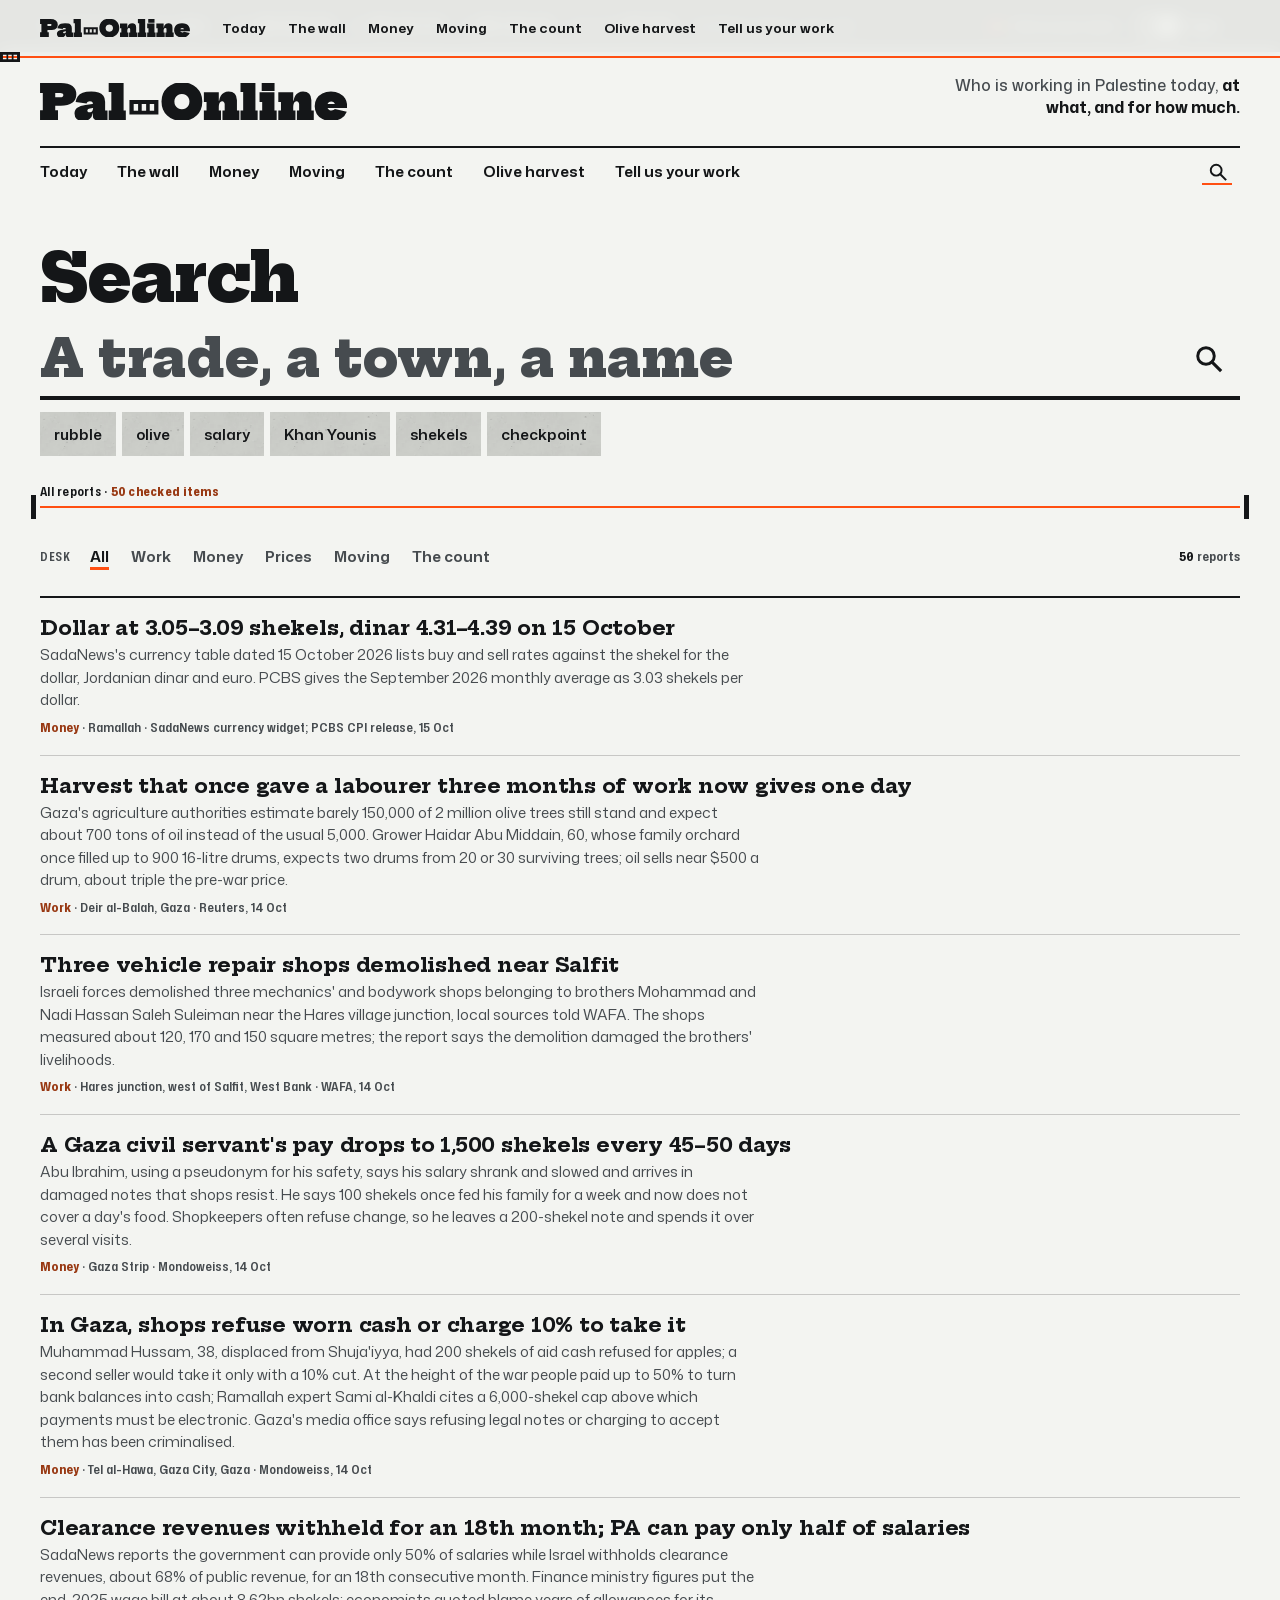
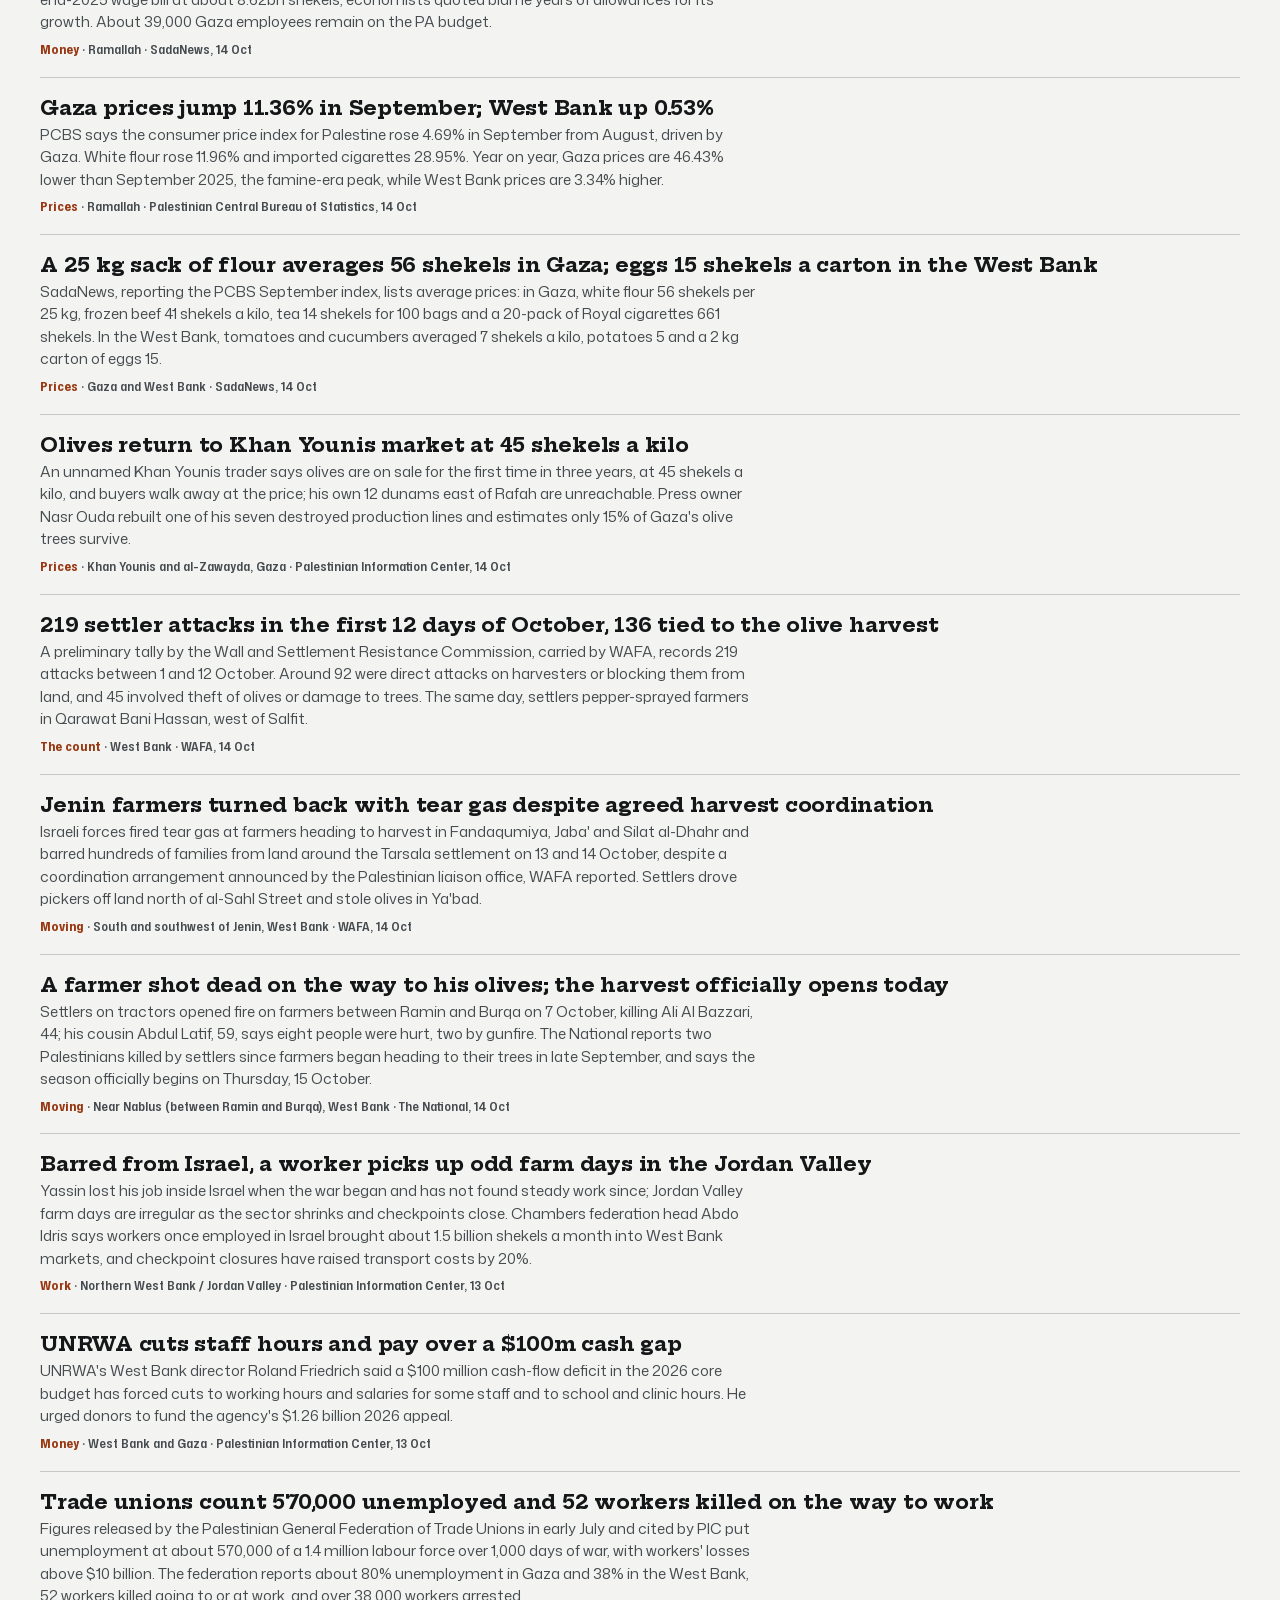
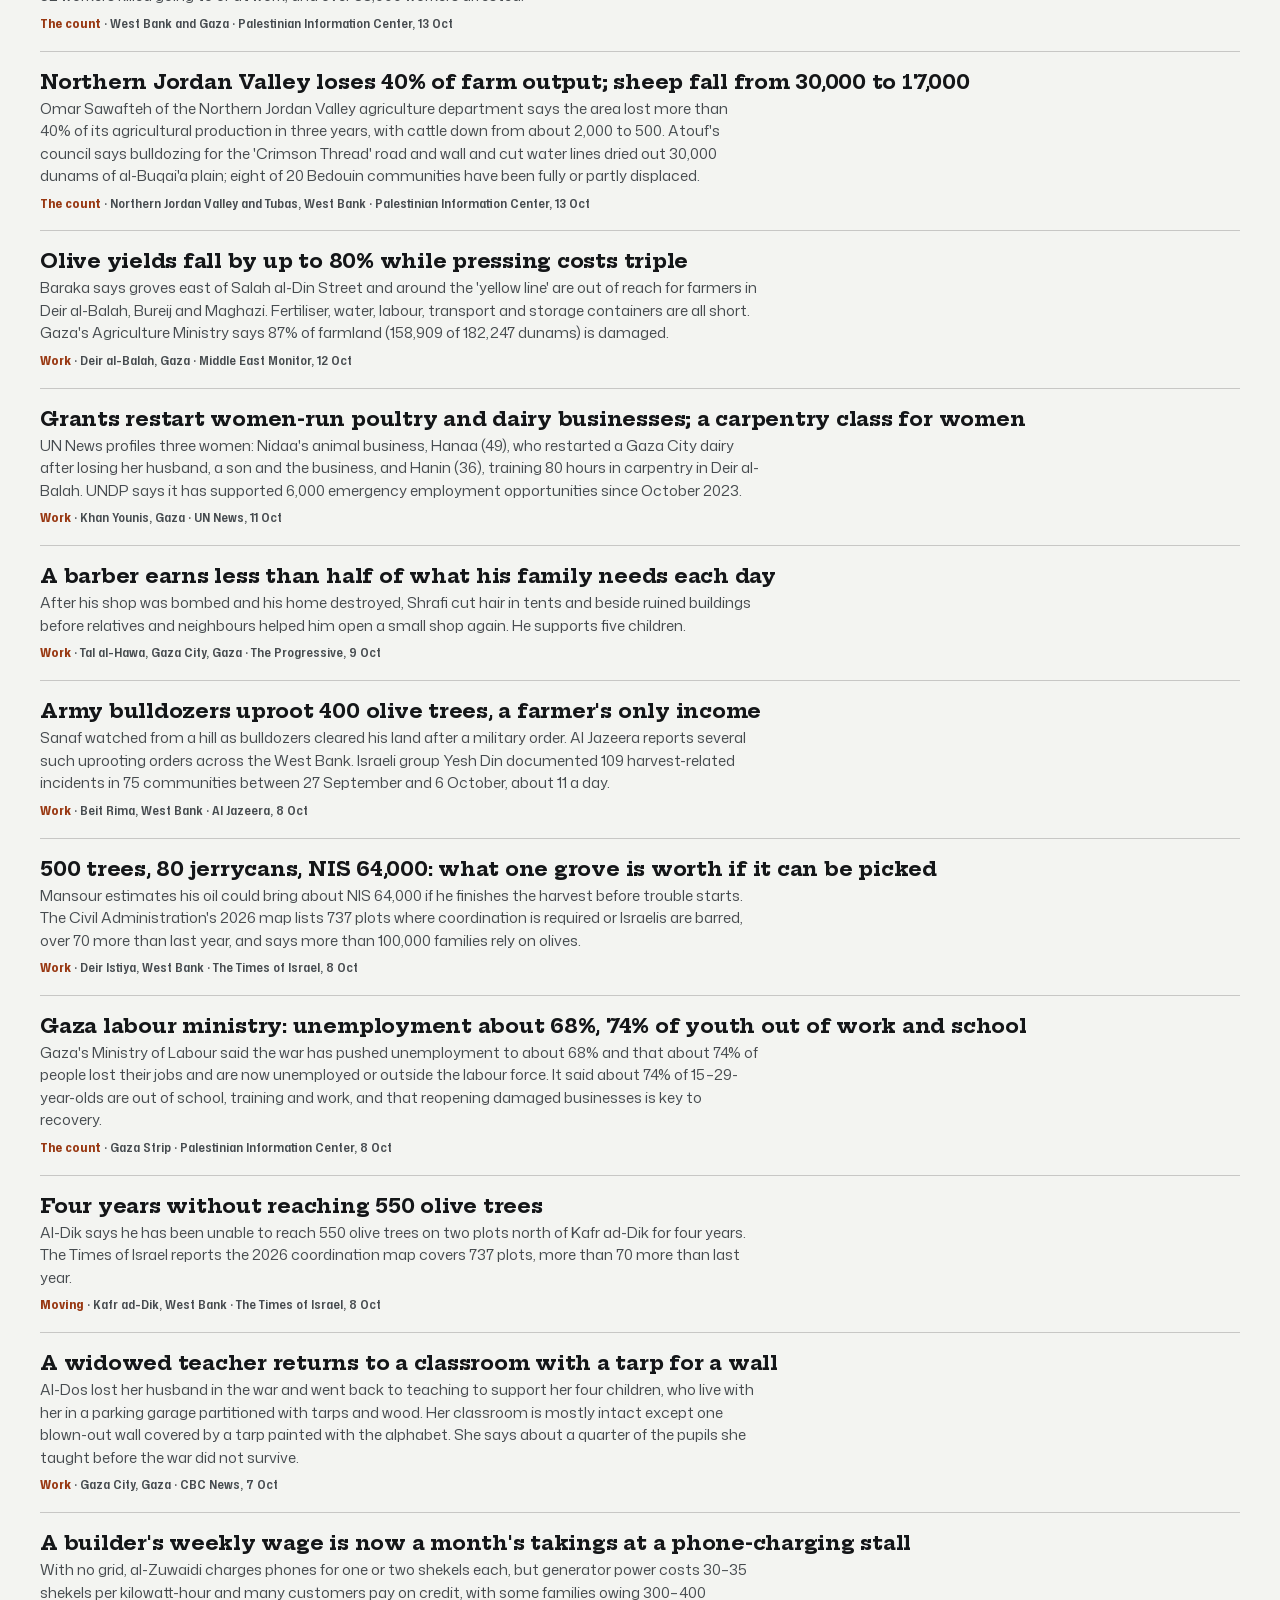
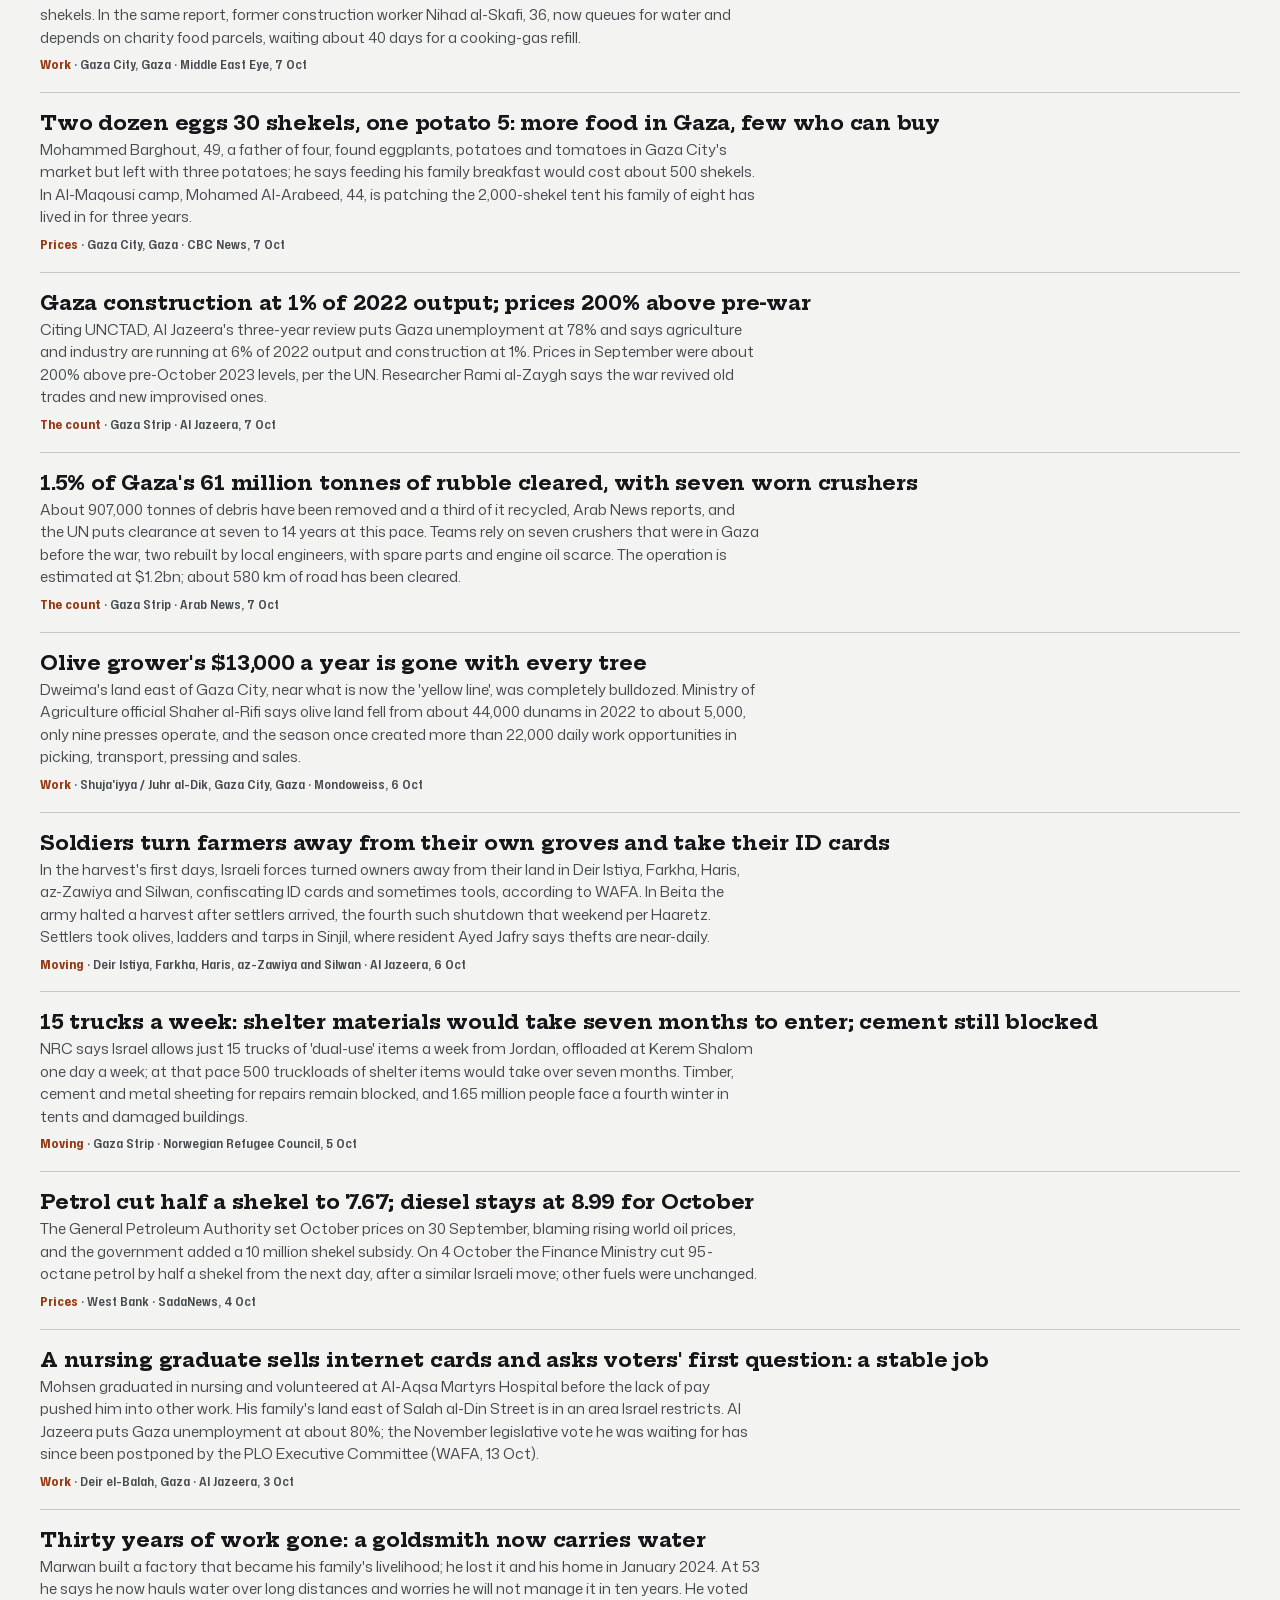
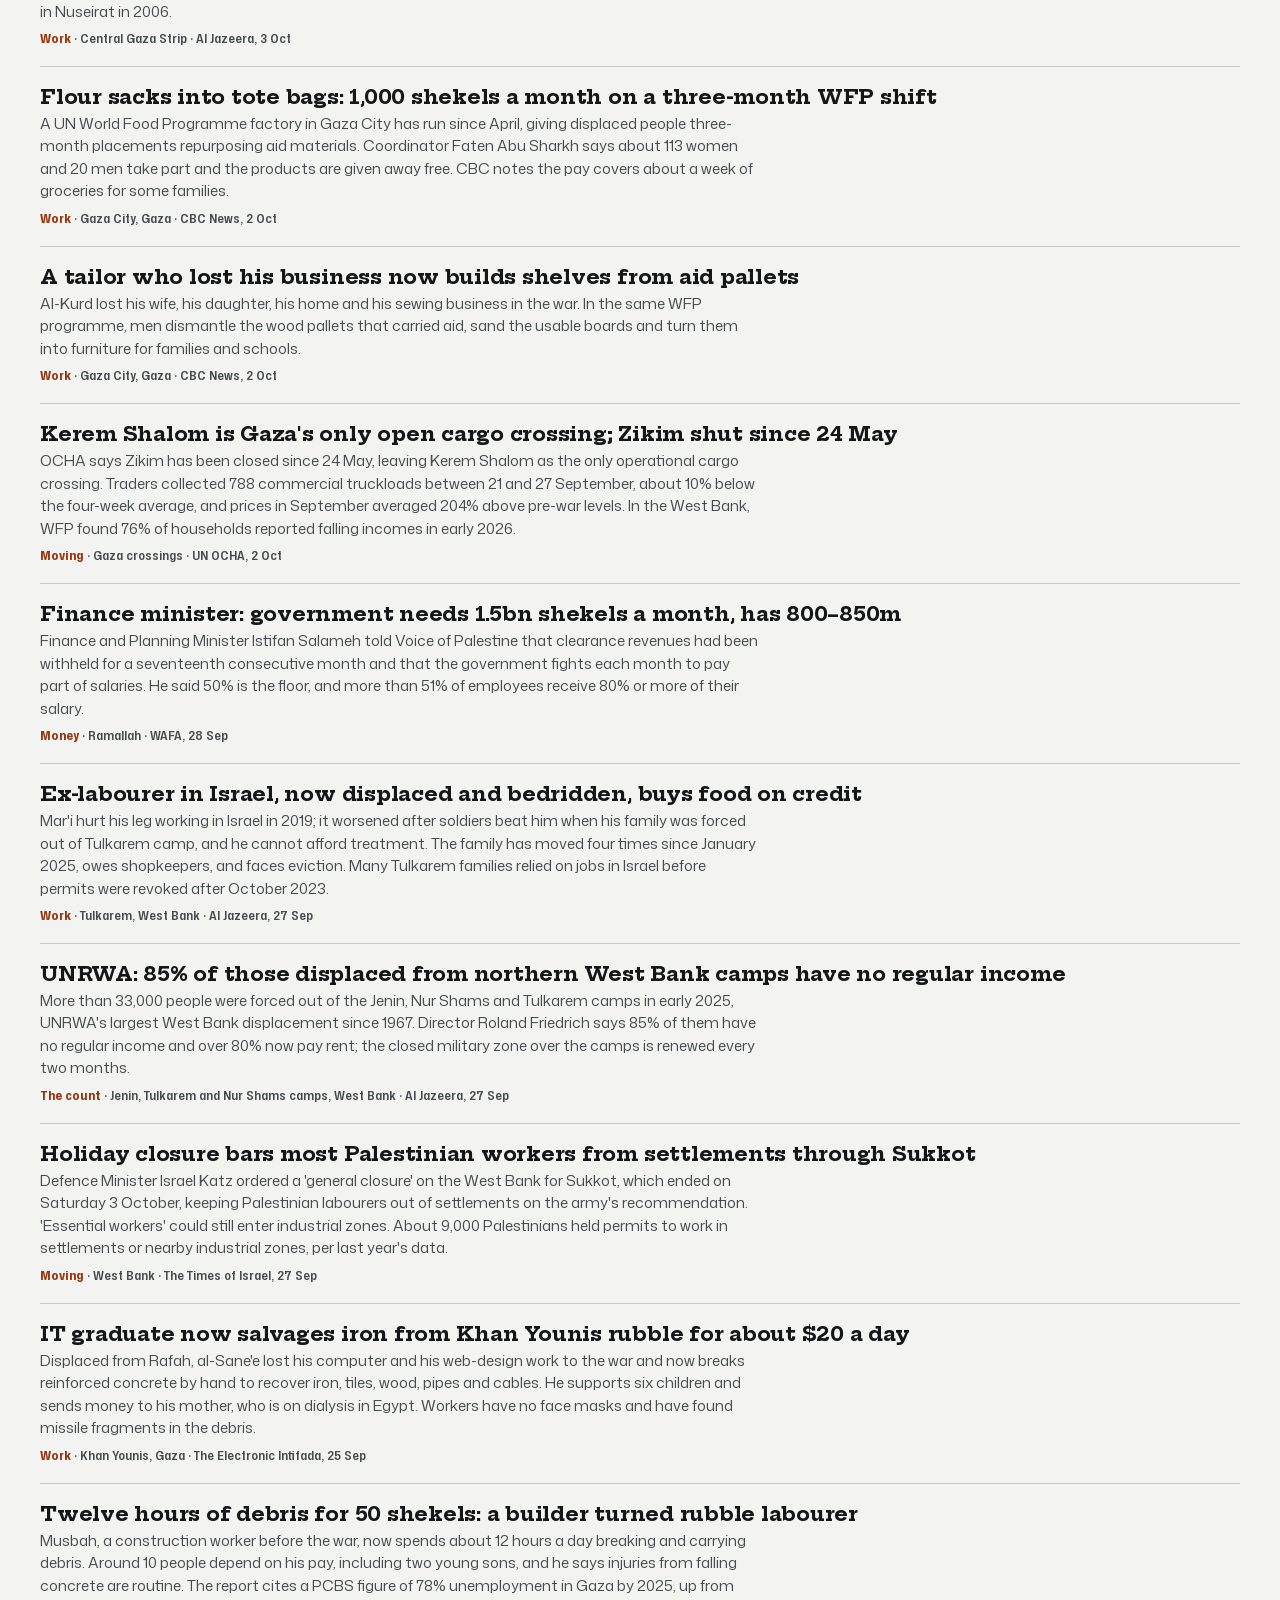
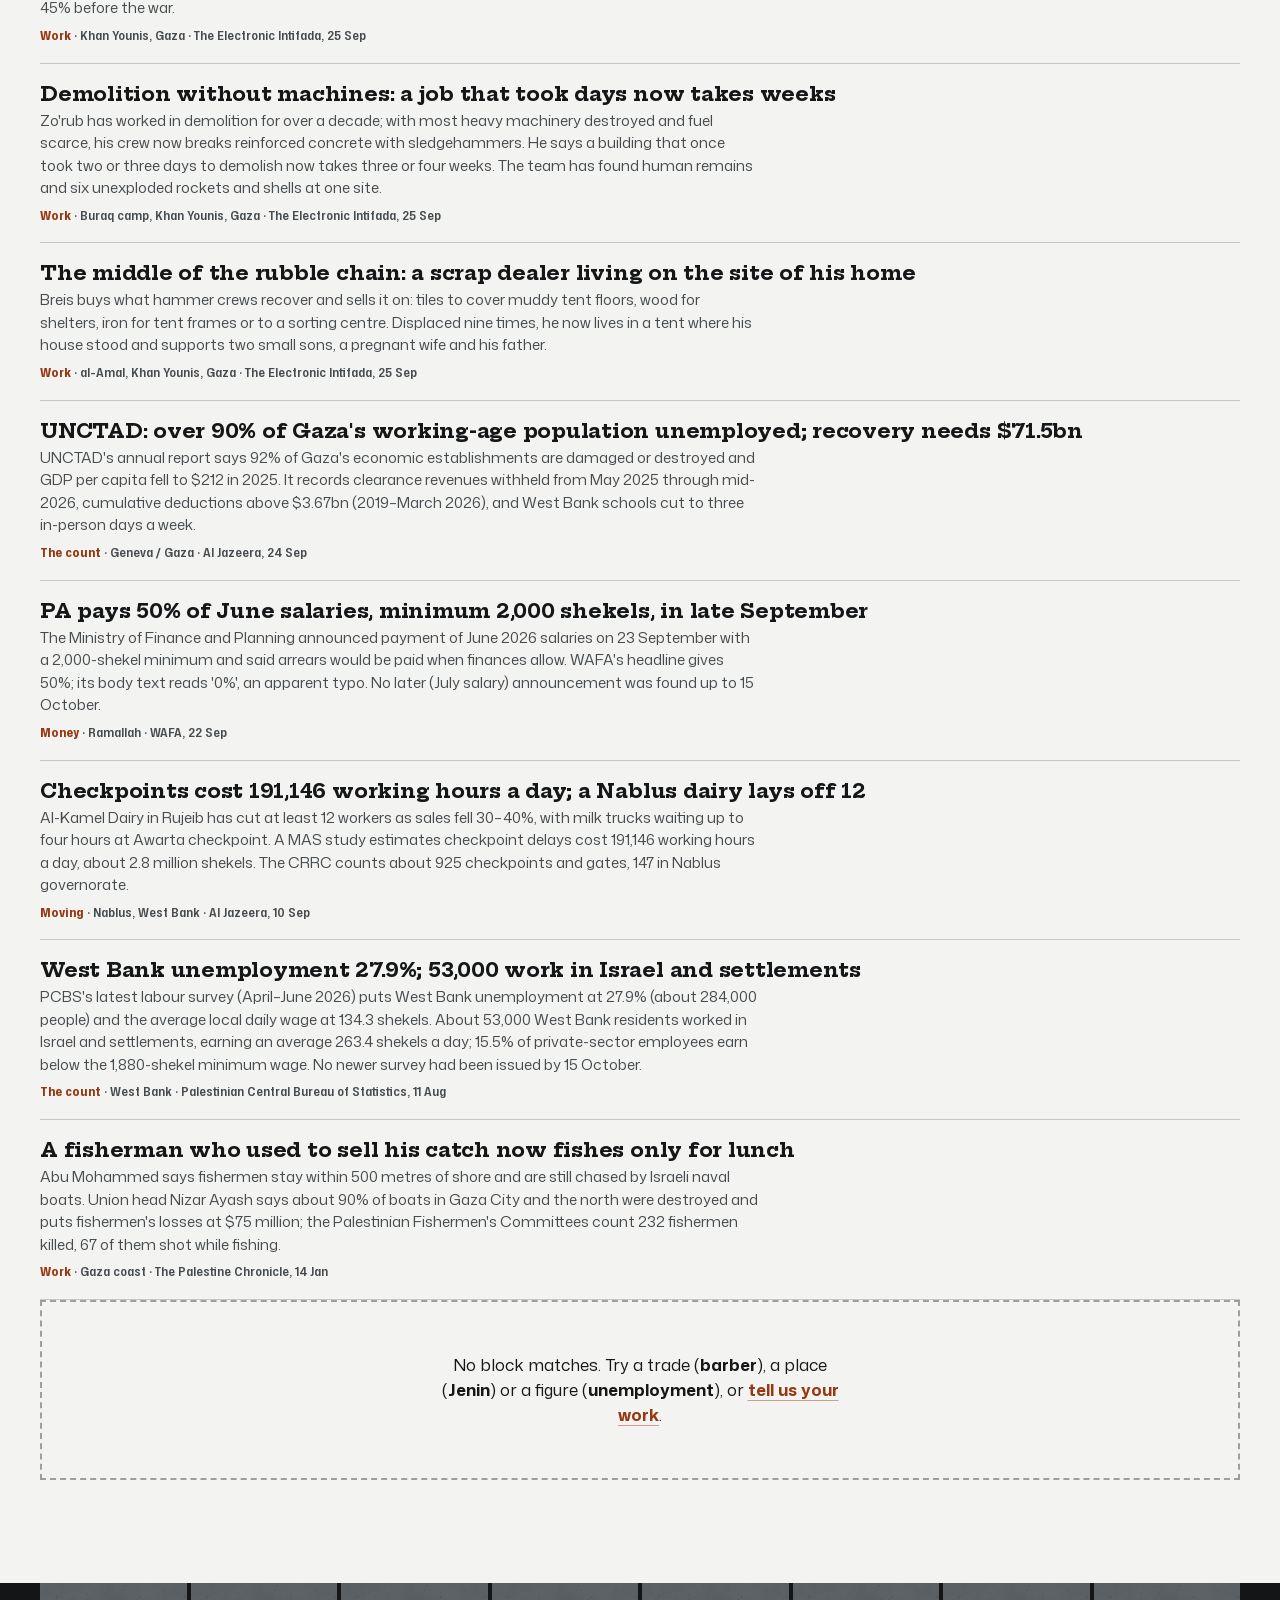
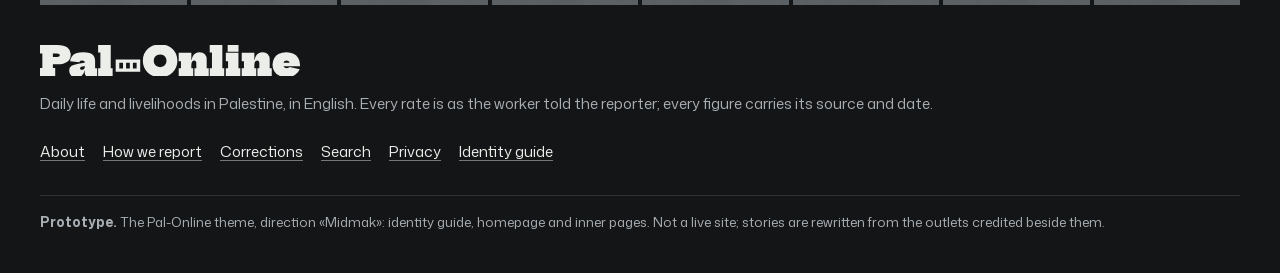
<file: search.html>
<!doctype html>
<html lang="en">
<head>
<meta charset="utf-8">
<meta name="viewport" content="width=device-width, initial-scale=1">
<script>try{var t=localStorage.getItem('po-theme');if(t==='light'||t==='dark')document.documentElement.setAttribute('data-theme',t)}catch(e){}</script>
<meta name="robots" content="noindex, nofollow">
<title>Search — Pal-Online</title>
<meta name="description" content="Search Pal-Online’s checked reports by trade, place, name or figure.">
<meta property="og:type" content="website">
<meta property="og:site_name" content="Pal-Online">
<meta property="og:title" content="Search — Pal-Online">
<meta property="og:description" content="Search Pal-Online’s checked reports by trade, place, name or figure.">
<meta property="og:url" content="https://taktek-dev.github.io/pal-online-prototype/search.html">
<meta property="og:image" content="https://taktek-dev.github.io/pal-online-prototype/assets/og.png">
<meta property="og:image:width" content="1200">
<meta property="og:image:height" content="630">
<meta name="twitter:card" content="summary_large_image">
<meta name="theme-color" content="#F3F4F1" media="(prefers-color-scheme: light)">
<meta name="theme-color" content="#101213" media="(prefers-color-scheme: dark)">
<link rel="icon" href="assets/brand/favicon.svg?v=25" type="image/svg+xml">
<link rel="apple-touch-icon" href="assets/brand/apple-touch-icon.png?v=25">
<link rel="manifest" href="manifest.webmanifest?v=25">
<link rel="preload" href="assets/fonts/hepta-slab-800.woff2?v=1" as="font" type="font/woff2" crossorigin>
<link rel="preload" href="assets/fonts/mona-sans.woff2?v=1" as="font" type="font/woff2" crossorigin>
<link rel="stylesheet" href="assets/css/po.css?v=25">
<link rel="stylesheet" href="assets/css/home.css?v=25">
<link rel="stylesheet" href="assets/css/pages.css?v=25">
<script type="application/ld+json">{"@context": "https://schema.org", "@type": "BreadcrumbList", "itemListElement": [{"@type": "ListItem", "position": 1, "name": "Today", "item": "https://taktek-dev.github.io/pal-online-prototype/home.html"}, {"@type": "ListItem", "position": 2, "name": "Search", "item": "https://taktek-dev.github.io/pal-online-prototype/search.html"}]}</script>
</head>
<body>
<!--
THESIS: Palestine reported by livelihood, built as a wall: every worker is a block with a name, a trade, a place and a rate; today's course is laid on top. Refuses the broadsheet grid of headline, photo and hairlines.
OWN-WORLD: lime-mortar ground, cast-concrete blocks (three-core hollow block) in running bond, charcoal ink, one orange mason's line, oxide rebar, sprayed marks for state. Hepta Slab (block serif) over Mona Sans.
STORY: the reader meets named people and what they are paid before any institution, sees whose count says what, and adds their own block.
FIRST VIEWPORT: wordmark with the block hyphen; the line stretched across; the lead (photo opening, headline, rate) as a corner two blocks wide, three courses high; seven people bonded beside it.
FORM: Midmak, candidate 4 of 7; seed 8b1ac050.
FINISH: unreviewed and undocumented is unfinished; this build ends with the finish review, the verdict, and DESIGN.md
-->
<a class="skip" href="#main">Skip to the page</a>
<div class="strip"><div class="wrap"><time datetime="2026-10-15">Thursday 15 October 2026</time><ul class="rates" aria-label="Exchange rates and fuel"><li>US$1 <b>₪3.05/3.09</b></li><li>JD1 <b>₪4.31/4.39</b></li><li>€1 <b>₪3.42/3.46</b></li><li>Petrol 95 <b>₪7.67/l</b></li><li class="by">SadaNews, 15 Oct · buy / sell</li></ul><a class="tell-link" href="tell.html">Tell us your work</a><button class="theme" type="button" role="switch" aria-checked="false" aria-label="Night colours"><span class="sw" aria-hidden="true"></span><span class="lab" aria-hidden="true">Night</span></button></div></div>
<header class="mast mast--inner"><div class="wrap"><a class="home" href="home.html" aria-label="Pal-Online, home"><svg viewBox="42 0 12724 1544" role="img" aria-label="Pal-Online"><path fill="currentColor" d="M42 1544V1130H156V414H42V0H672V1130H786V1544ZM546 944V590H878Q943 590 975.5 567.5Q1008 545 1008.0 500.42056074766356Q1008 455 972.5 434.5Q937 414 880 414H580V0H900Q1223 0 1384.5 124.26701570680632Q1546.0 248.53403141361264 1546 470Q1546 582 1503.5 670.0Q1461 758 1378.0 819.0Q1295 880 1173.5 912.0Q1052 944 894 944ZM2412 1544Q2325 1544 2277.5 1496.0Q2230 1448 2230 1360V1170L2258 1130L2242 1018L2230 966V862Q2230 821 2212.5 798.0Q2195 775 2166.5 765.5Q2138 756 2106 756Q2061 756 2022.5 774.5Q1984 793 1970 846L1516 792Q1533 663 1602.0 563.5Q1671 464 1807.5 408.0Q1944 352 2164 352Q2336 352 2465.0 391.5Q2594 431 2666.0 524.0Q2738 617 2738 776V1136H2838V1544ZM1830 1574Q1649 1574 1559.5 1488.5Q1470 1403 1470 1262Q1470 1100 1585.5 1021.5Q1701 943 1920 912L2284 858V1026L2114 1052Q2054 1059 2028.0 1083.0Q2002 1107 2002 1142Q2002 1178 2027.0 1197.0Q2052 1216 2092 1216Q2127 1216 2161.5 1197.5Q2196 1179 2219.0 1136.0Q2242 1093 2242 1018L2288 1252H2220Q2198 1418 2094.5 1496.0Q1991 1574 1830 1574ZM3504 1138H3596V1544H2886V1138H2996V370H2886V-36H3504Z"/><path fill="var(--block-fill,currentColor)" fill-rule="evenodd" d="M3746 708h1200v600h-1200zM3922 868h183v280h-183zM4255 868h183v280h-183zM4587 868h183v280h-183z"/><path fill="currentColor" d="M5920 1572Q5733 1572 5577.5 1513.5Q5422 1455 5309.5 1347.5Q5197 1240 5135.5 1092.8218298555378Q5074.0 945.6436597110754 5074.0 767.7817014446227Q5074 592 5135.5 446.5Q5197 301 5309.5 194.5Q5422 88 5577.5 30.0Q5733 -28 5920.5 -28.0Q6108 -28 6262.839211618257 29.966666666666697Q6417.678423236514 87.9333333333334 6530.339211618257 194.4666666666667Q6643 301 6704.5 446.64516129032256Q6766.0 592.2903225806451 6766.0 768.1048387096774Q6766 946 6704.5 1093.0Q6643 1240 6530.274193548387 1347.5345911949685Q6417.548387096775 1455.0691823899372 6262.619815668203 1513.5345911949685Q6107.6912442396315 1572.0 5920 1572ZM5920 1084Q6012 1084 6082.5 1043.5Q6153 1003 6192.5 931.8472222222222Q6232.0 860.6944444444445 6232 768Q6232.0 677.2346368715084 6192.541082164329 607.7625698324023Q6153.082164328657 538.2905027932961 6082.541082164329 499.14525139664806Q6012 460 5920 460Q5828 460 5757.458917835671 499.14525139664806Q5686.917835671343 538.2905027932961 5647.458917835671 607.7625698324023Q5608.0 677.2346368715084 5608 768Q5608.0 860.6944444444445 5647.5 931.8472222222222Q5687 1003 5757.5 1043.5Q5828 1084 5920 1084ZM7448 1138H7540V1544H6830V1138H6940V790H6830V384H7448ZM7692 1138V884Q7692 827 7663.5 792.5Q7635 758 7588 758Q7545 758 7513.5 788.0Q7482 818 7465.0 872.5Q7448 927 7448 1002L7380 740H7464Q7481 613 7531.5 527.5Q7582 442 7663.0 399.0Q7744 356 7854 356Q8022 356 8111.0 449.0Q8200 542 8200 716V1138H8300V1544H7600V1138ZM8966 1138H9058V1544H8348V1138H8458V370H8348V-36H8966ZM9754 1138H9846V1544H9136V1138H9246V790H9136V384H9754ZM9226 -36H9758V328H9226ZM10532 1138H10624V1544H9914V1138H10024V790H9914V384H10532ZM10776 1138V884Q10776 827 10747.5 792.5Q10719 758 10672 758Q10629 758 10597.5 788.0Q10566 818 10549.0 872.5Q10532 927 10532 1002L10464 740H10548Q10565 613 10615.5 527.5Q10666 442 10747.0 399.0Q10828 356 10938 356Q11106 356 11195.0 449.0Q11284 542 11284 716V1138H11384V1544H10684V1138ZM12106 1572Q11896 1572 11742.5 1496.0Q11589 1420 11505.5 1283.5Q11422 1147 11422 964Q11422 782 11504.0 645.0Q11586 508 11737.0 432.0Q11888 356 12094 356Q12300 356 12451.0 432.0Q12602 508 12684.0 645.0Q12766 782 12766 964Q12766 983 12766.0 1001.5Q12766 1020 12766 1040H12266Q12268 1019 12268.0 997.0Q12268 975 12268 954Q12268 892 12248.5 849.0Q12229 806 12193.0 784.0Q12157 762 12108 762Q12058 762 12021.0 785.5Q11984 809 11964.0 854.0Q11944 899 11944 964Q11944 1015 11965.0 1053.5Q11986 1092 12024.5 1114.0Q12063 1136 12116 1136Q12164 1136 12200.5 1119.5Q12237 1103 12258 1076L12752 1190Q12685 1368 12517.0 1470.0Q12349 1572 12106 1572ZM11746 1040V872H12358L12346 1040Z"/></svg></a><p class="motto">Who is working in Palestine today, <b>at what, and for how much.</b></p><nav class="nav" aria-label="Sections"><a href="home.html">Today</a><a href="wall.html">The wall</a><a href="money.html">Money</a><a href="moving.html">Moving</a><a href="count.html">The count</a><a href="harvest.html">Olive harvest</a><a href="tell.html">Tell us your work</a><a class="find" href="search.html" aria-current="page"><svg viewBox="0 0 24 24" aria-hidden="true"><circle cx="10.5" cy="10.5" r="6.2" fill="none" stroke="currentColor" stroke-width="2.2"/><path d="M15.2 15.2 21 21" stroke="currentColor" stroke-width="2.4" stroke-linecap="square"/></svg><span class="sr">Search</span></a></nav></div></header><div class="bar" aria-hidden="true"><div class="wrap"><a class="home" href="home.html" tabindex="-1"><svg viewBox="42 0 12724 1544" role="img" aria-label="Pal-Online"><path fill="currentColor" d="M42 1544V1130H156V414H42V0H672V1130H786V1544ZM546 944V590H878Q943 590 975.5 567.5Q1008 545 1008.0 500.42056074766356Q1008 455 972.5 434.5Q937 414 880 414H580V0H900Q1223 0 1384.5 124.26701570680632Q1546.0 248.53403141361264 1546 470Q1546 582 1503.5 670.0Q1461 758 1378.0 819.0Q1295 880 1173.5 912.0Q1052 944 894 944ZM2412 1544Q2325 1544 2277.5 1496.0Q2230 1448 2230 1360V1170L2258 1130L2242 1018L2230 966V862Q2230 821 2212.5 798.0Q2195 775 2166.5 765.5Q2138 756 2106 756Q2061 756 2022.5 774.5Q1984 793 1970 846L1516 792Q1533 663 1602.0 563.5Q1671 464 1807.5 408.0Q1944 352 2164 352Q2336 352 2465.0 391.5Q2594 431 2666.0 524.0Q2738 617 2738 776V1136H2838V1544ZM1830 1574Q1649 1574 1559.5 1488.5Q1470 1403 1470 1262Q1470 1100 1585.5 1021.5Q1701 943 1920 912L2284 858V1026L2114 1052Q2054 1059 2028.0 1083.0Q2002 1107 2002 1142Q2002 1178 2027.0 1197.0Q2052 1216 2092 1216Q2127 1216 2161.5 1197.5Q2196 1179 2219.0 1136.0Q2242 1093 2242 1018L2288 1252H2220Q2198 1418 2094.5 1496.0Q1991 1574 1830 1574ZM3504 1138H3596V1544H2886V1138H2996V370H2886V-36H3504Z"/><path fill="var(--block-fill,currentColor)" fill-rule="evenodd" d="M3746 708h1200v600h-1200zM3922 868h183v280h-183zM4255 868h183v280h-183zM4587 868h183v280h-183z"/><path fill="currentColor" d="M5920 1572Q5733 1572 5577.5 1513.5Q5422 1455 5309.5 1347.5Q5197 1240 5135.5 1092.8218298555378Q5074.0 945.6436597110754 5074.0 767.7817014446227Q5074 592 5135.5 446.5Q5197 301 5309.5 194.5Q5422 88 5577.5 30.0Q5733 -28 5920.5 -28.0Q6108 -28 6262.839211618257 29.966666666666697Q6417.678423236514 87.9333333333334 6530.339211618257 194.4666666666667Q6643 301 6704.5 446.64516129032256Q6766.0 592.2903225806451 6766.0 768.1048387096774Q6766 946 6704.5 1093.0Q6643 1240 6530.274193548387 1347.5345911949685Q6417.548387096775 1455.0691823899372 6262.619815668203 1513.5345911949685Q6107.6912442396315 1572.0 5920 1572ZM5920 1084Q6012 1084 6082.5 1043.5Q6153 1003 6192.5 931.8472222222222Q6232.0 860.6944444444445 6232 768Q6232.0 677.2346368715084 6192.541082164329 607.7625698324023Q6153.082164328657 538.2905027932961 6082.541082164329 499.14525139664806Q6012 460 5920 460Q5828 460 5757.458917835671 499.14525139664806Q5686.917835671343 538.2905027932961 5647.458917835671 607.7625698324023Q5608.0 677.2346368715084 5608 768Q5608.0 860.6944444444445 5647.5 931.8472222222222Q5687 1003 5757.5 1043.5Q5828 1084 5920 1084ZM7448 1138H7540V1544H6830V1138H6940V790H6830V384H7448ZM7692 1138V884Q7692 827 7663.5 792.5Q7635 758 7588 758Q7545 758 7513.5 788.0Q7482 818 7465.0 872.5Q7448 927 7448 1002L7380 740H7464Q7481 613 7531.5 527.5Q7582 442 7663.0 399.0Q7744 356 7854 356Q8022 356 8111.0 449.0Q8200 542 8200 716V1138H8300V1544H7600V1138ZM8966 1138H9058V1544H8348V1138H8458V370H8348V-36H8966ZM9754 1138H9846V1544H9136V1138H9246V790H9136V384H9754ZM9226 -36H9758V328H9226ZM10532 1138H10624V1544H9914V1138H10024V790H9914V384H10532ZM10776 1138V884Q10776 827 10747.5 792.5Q10719 758 10672 758Q10629 758 10597.5 788.0Q10566 818 10549.0 872.5Q10532 927 10532 1002L10464 740H10548Q10565 613 10615.5 527.5Q10666 442 10747.0 399.0Q10828 356 10938 356Q11106 356 11195.0 449.0Q11284 542 11284 716V1138H11384V1544H10684V1138ZM12106 1572Q11896 1572 11742.5 1496.0Q11589 1420 11505.5 1283.5Q11422 1147 11422 964Q11422 782 11504.0 645.0Q11586 508 11737.0 432.0Q11888 356 12094 356Q12300 356 12451.0 432.0Q12602 508 12684.0 645.0Q12766 782 12766 964Q12766 983 12766.0 1001.5Q12766 1020 12766 1040H12266Q12268 1019 12268.0 997.0Q12268 975 12268 954Q12268 892 12248.5 849.0Q12229 806 12193.0 784.0Q12157 762 12108 762Q12058 762 12021.0 785.5Q11984 809 11964.0 854.0Q11944 899 11944 964Q11944 1015 11965.0 1053.5Q11986 1092 12024.5 1114.0Q12063 1136 12116 1136Q12164 1136 12200.5 1119.5Q12237 1103 12258 1076L12752 1190Q12685 1368 12517.0 1470.0Q12349 1572 12106 1572ZM11746 1040V872H12358L12346 1040Z"/></svg></a><nav><a href="home.html" tabindex="-1">Today</a><a href="wall.html" tabindex="-1">The wall</a><a href="money.html" tabindex="-1">Money</a><a href="moving.html" tabindex="-1">Moving</a><a href="count.html" tabindex="-1">The count</a><a href="harvest.html" tabindex="-1">Olive harvest</a><a href="tell.html" tabindex="-1">Tell us your work</a></nav></div><span class="bar-rider"></span></div>
<main id="main">
<header class="phead wrap"><h1 id="s-h">Search</h1>
<form class="sbox" role="search" action="search.html" aria-labelledby="s-h"><label class="sr" for="q">Search people, trades, places and figures</label>
<input id="q" name="q" type="search" autocomplete="off" placeholder="A trade, a town, a name"><button type="submit"><svg viewBox="0 0 24 24" aria-hidden="true"><circle cx="10.5" cy="10.5" r="6.2" fill="none" stroke="currentColor" stroke-width="2.2"/><path d="M15.2 15.2 21 21" stroke="currentColor" stroke-width="2.4" stroke-linecap="square"/></svg><span class="sr">Search</span></button></form>
<div class="suggest" aria-label="Try"><button type="button" data-q="rubble">rubble</button><button type="button" data-q="olive">olive</button>
<button type="button" data-q="salary">salary</button><button type="button" data-q="Khan Younis">Khan Younis</button><button type="button" data-q="shekels">shekels</button><button type="button" data-q="checkpoint">checkpoint</button></div>
<div class="mline" id="line-search"><span class="tag"><span data-sum>All reports</span> · <b>50 checked items</b></span><svg viewBox="0 0 1000 30" preserveAspectRatio="none" aria-hidden="true"><path class="string" d="M0 15L1000 15"/></svg></div></header>
<section class="wrap" aria-labelledby="res-h"><h2 class="sr" id="res-h">Results</h2>
<div class="filters"><div role="group" aria-label="Desk"><span class="lab">DESK</span>
<button type="button" data-desk="all" aria-pressed="true">All</button><button type="button" data-desk="work" aria-pressed="false">Work</button><button type="button" data-desk="money" aria-pressed="false">Money</button>
<button type="button" data-desk="prices" aria-pressed="false">Prices</button><button type="button" data-desk="moving" aria-pressed="false">Moving</button><button type="button" data-desk="count" aria-pressed="false">The count</button></div>
<p class="tally" aria-live="polite" data-n></p></div>
<ol class="results" data-results></ol>
<div class="empty" data-empty hidden><p>No block matches. Try a trade (<b>barber</b>), a place (<b>Jenin</b>) or a figure (<b>unemployment</b>), or <a href="tell.html">tell us your work</a>.</p></div>
<noscript><p class="note">Search needs JavaScript. Every item is also listed on <a href="wall.html">the wall</a> and in the sources at the foot of each page.</p></noscript>
</section>
<script type="application/json" id="search-index">[{"t": "Dollar at 3.05–3.09 shekels, dinar 4.31–4.39 on 15 October", "s": "SadaNews's currency table dated 15 October 2026 lists buy and sell rates against the shekel for the dollar, Jordanian dinar and euro. PCBS gives the September 2026 monthly average as 3.03 shekels per dollar.", "p": "Ramallah", "d": "15 Oct", "k": "2026-10-15", "o": "SadaNews currency widget; PCBS CPI release", "u": "https://www.sadanews.ps/en/business/342380.html", "n": "", "desk": "money", "g": "Palestine-wide"}, {"t": "Harvest that once gave a labourer three months of work now gives one day", "s": "Gaza's agriculture authorities estimate barely 150,000 of 2 million olive trees still stand and expect about 700 tons of oil instead of the usual 5,000. Grower Haidar Abu Middain, 60, whose family orchard once filled up to 900 16-litre drums, expects two drums from 20 or 30 surviving trees; oil sells near $500 a drum, about triple the pre-war price.", "p": "Deir al-Balah, Gaza", "d": "14 Oct", "k": "2026-10-14", "o": "Reuters", "u": "https://www.933thedrive.com/2026/10/14/gazans-harvest-dregs-of-olive-groves-bulldozed-and-cut-off-by-israel/", "n": "Ahmed Khader", "desk": "work", "g": "Gaza"}, {"t": "Three vehicle repair shops demolished near Salfit", "s": "Israeli forces demolished three mechanics' and bodywork shops belonging to brothers Mohammad and Nadi Hassan Saleh Suleiman near the Hares village junction, local sources told WAFA. The shops measured about 120, 170 and 150 square metres; the report says the demolition damaged the brothers' livelihoods.", "p": "Hares junction, west of Salfit, West Bank", "d": "14 Oct", "k": "2026-10-14", "o": "WAFA", "u": "https://english.wafa.ps/Pages/Details/175891", "n": "", "desk": "work", "g": "West Bank"}, {"t": "A Gaza civil servant's pay drops to 1,500 shekels every 45–50 days", "s": "Abu Ibrahim, using a pseudonym for his safety, says his salary shrank and slowed and arrives in damaged notes that shops resist. He says 100 shekels once fed his family for a week and now does not cover a day's food. Shopkeepers often refuse change, so he leaves a 200-shekel note and spends it over several visits.", "p": "Gaza Strip", "d": "14 Oct", "k": "2026-10-14", "o": "Mondoweiss", "u": "https://mondoweiss.net/2026/10/in-gaza-even-cash-comes-at-a-cost/", "n": "Abu Ibrahim (pseudonym)", "desk": "money", "g": "Gaza"}, {"t": "In Gaza, shops refuse worn cash or charge 10% to take it", "s": "Muhammad Hussam, 38, displaced from Shuja'iyya, had 200 shekels of aid cash refused for apples; a second seller would take it only with a 10% cut. At the height of the war people paid up to 50% to turn bank balances into cash; Ramallah expert Sami al-Khaldi cites a 6,000-shekel cap above which payments must be electronic. Gaza's media office says refusing legal notes or charging to accept them has been criminalised.", "p": "Tel al-Hawa, Gaza City, Gaza", "d": "14 Oct", "k": "2026-10-14", "o": "Mondoweiss", "u": "https://mondoweiss.net/2026/10/in-gaza-even-cash-comes-at-a-cost/", "n": "", "desk": "money", "g": "Gaza"}, {"t": "Clearance revenues withheld for an 18th month; PA can pay only half of salaries", "s": "SadaNews reports the government can provide only 50% of salaries while Israel withholds clearance revenues, about 68% of public revenue, for an 18th consecutive month. Finance ministry figures put the end-2025 wage bill at about 8.62bn shekels; economists quoted blame years of allowances for its growth. About 39,000 Gaza employees remain on the PA budget.", "p": "Ramallah", "d": "14 Oct", "k": "2026-10-14", "o": "SadaNews", "u": "https://www.sadanews.ps/en/business/342773.html", "n": "", "desk": "money", "g": "Palestine-wide"}, {"t": "Gaza prices jump 11.36% in September; West Bank up 0.53%", "s": "PCBS says the consumer price index for Palestine rose 4.69% in September from August, driven by Gaza. White flour rose 11.96% and imported cigarettes 28.95%. Year on year, Gaza prices are 46.43% lower than September 2025, the famine-era peak, while West Bank prices are 3.34% higher.", "p": "Ramallah", "d": "14 Oct", "k": "2026-10-14", "o": "Palestinian Central Bureau of Statistics", "u": "https://www.pcbs.gov.ps/en/post-details/?postId=27307", "n": "", "desk": "prices", "g": "Palestine-wide"}, {"t": "A 25 kg sack of flour averages 56 shekels in Gaza; eggs 15 shekels a carton in the West Bank", "s": "SadaNews, reporting the PCBS September index, lists average prices: in Gaza, white flour 56 shekels per 25 kg, frozen beef 41 shekels a kilo, tea 14 shekels for 100 bags and a 20-pack of Royal cigarettes 661 shekels. In the West Bank, tomatoes and cucumbers averaged 7 shekels a kilo, potatoes 5 and a 2 kg carton of eggs 15.", "p": "Gaza and West Bank", "d": "14 Oct", "k": "2026-10-14", "o": "SadaNews", "u": "https://www.sadanews.ps/en/business/342754.html", "n": "", "desk": "prices", "g": "Palestine-wide"}, {"t": "Olives return to Khan Younis market at 45 shekels a kilo", "s": "An unnamed Khan Younis trader says olives are on sale for the first time in three years, at 45 shekels a kilo, and buyers walk away at the price; his own 12 dunams east of Rafah are unreachable. Press owner Nasr Ouda rebuilt one of his seven destroyed production lines and estimates only 15% of Gaza's olive trees survive.", "p": "Khan Younis and al-Zawayda, Gaza", "d": "14 Oct", "k": "2026-10-14", "o": "Palestinian Information Center", "u": "https://english.palinfo.com/reports/2026/10/14/371951/", "n": "Nasr Ouda", "desk": "prices", "g": "Gaza"}, {"t": "219 settler attacks in the first 12 days of October, 136 tied to the olive harvest", "s": "A preliminary tally by the Wall and Settlement Resistance Commission, carried by WAFA, records 219 attacks between 1 and 12 October. Around 92 were direct attacks on harvesters or blocking them from land, and 45 involved theft of olives or damage to trees. The same day, settlers pepper-sprayed farmers in Qarawat Bani Hassan, west of Salfit.", "p": "West Bank", "d": "14 Oct", "k": "2026-10-14", "o": "WAFA", "u": "https://english.wafa.ps/Pages/Details/175888", "n": "", "desk": "count", "g": "West Bank"}, {"t": "Jenin farmers turned back with tear gas despite agreed harvest coordination", "s": "Israeli forces fired tear gas at farmers heading to harvest in Fandaqumiya, Jaba' and Silat al-Dhahr and barred hundreds of families from land around the Tarsala settlement on 13 and 14 October, despite a coordination arrangement announced by the Palestinian liaison office, WAFA reported. Settlers drove pickers off land north of al-Sahl Street and stole olives in Ya'bad.", "p": "South and southwest of Jenin, West Bank", "d": "14 Oct", "k": "2026-10-14", "o": "WAFA", "u": "https://english.wafa.ps/Pages/Details/175878", "n": "", "desk": "moving", "g": "West Bank"}, {"t": "A farmer shot dead on the way to his olives; the harvest officially opens today", "s": "Settlers on tractors opened fire on farmers between Ramin and Burqa on 7 October, killing Ali Al Bazzari, 44; his cousin Abdul Latif, 59, says eight people were hurt, two by gunfire. The National reports two Palestinians killed by settlers since farmers began heading to their trees in late September, and says the season officially begins on Thursday, 15 October.", "p": "Near Nablus (between Ramin and Burqa), West Bank", "d": "14 Oct", "k": "2026-10-14", "o": "The National", "u": "https://www.thenationalnews.com/news/mena/2026/10/14/he-irrigated-the-tree-with-his-blood-west-bank-olive-farmers-set-for-another-deadly-harvest/", "n": "Ali Al Bazzari", "desk": "moving", "g": "West Bank"}, {"t": "Barred from Israel, a worker picks up odd farm days in the Jordan Valley", "s": "Yassin lost his job inside Israel when the war began and has not found steady work since; Jordan Valley farm days are irregular as the sector shrinks and checkpoints close. Chambers federation head Abdo Idris says workers once employed in Israel brought about 1.5 billion shekels a month into West Bank markets, and checkpoint closures have raised transport costs by 20%.", "p": "Northern West Bank / Jordan Valley", "d": "13 Oct", "k": "2026-10-13", "o": "Palestinian Information Center", "u": "https://english.palinfo.com/reports/2026/10/13/371918/", "n": "Bassem Yassin", "desk": "work", "g": "West Bank"}, {"t": "UNRWA cuts staff hours and pay over a $100m cash gap", "s": "UNRWA's West Bank director Roland Friedrich said a $100 million cash-flow deficit in the 2026 core budget has forced cuts to working hours and salaries for some staff and to school and clinic hours. He urged donors to fund the agency's $1.26 billion 2026 appeal.", "p": "West Bank and Gaza", "d": "13 Oct", "k": "2026-10-13", "o": "Palestinian Information Center", "u": "https://english.palinfo.com/news/2026/10/13/371926/", "n": "", "desk": "money", "g": "Palestine-wide"}, {"t": "Trade unions count 570,000 unemployed and 52 workers killed on the way to work", "s": "Figures released by the Palestinian General Federation of Trade Unions in early July and cited by PIC put unemployment at about 570,000 of a 1.4 million labour force over 1,000 days of war, with workers' losses above $10 billion. The federation reports about 80% unemployment in Gaza and 38% in the West Bank, 52 workers killed going to or at work, and over 38,000 workers arrested.", "p": "West Bank and Gaza", "d": "13 Oct", "k": "2026-10-13", "o": "Palestinian Information Center", "u": "https://english.palinfo.com/reports/2026/10/13/371918/", "n": "", "desk": "count", "g": "Palestine-wide"}, {"t": "Northern Jordan Valley loses 40% of farm output; sheep fall from 30,000 to 17,000", "s": "Omar Sawafteh of the Northern Jordan Valley agriculture department says the area lost more than 40% of its agricultural production in three years, with cattle down from about 2,000 to 500. Atouf's council says bulldozing for the 'Crimson Thread' road and wall and cut water lines dried out 30,000 dunams of al-Buqai'a plain; eight of 20 Bedouin communities have been fully or partly displaced.", "p": "Northern Jordan Valley and Tubas, West Bank", "d": "13 Oct", "k": "2026-10-13", "o": "Palestinian Information Center", "u": "https://english.palinfo.com/reports/2026/10/13/371918/", "n": "", "desk": "count", "g": "West Bank"}, {"t": "Olive yields fall by up to 80% while pressing costs triple", "s": "Baraka says groves east of Salah al-Din Street and around the 'yellow line' are out of reach for farmers in Deir al-Balah, Bureij and Maghazi. Fertiliser, water, labour, transport and storage containers are all short. Gaza's Agriculture Ministry says 87% of farmland (158,909 of 182,247 dunams) is damaged.", "p": "Deir al-Balah, Gaza", "d": "12 Oct", "k": "2026-10-12", "o": "Middle East Monitor", "u": "https://www.middleeastmonitor.com/20261012-gaza-olive-harvest-battered-by-war-as-production-plunges-farmland-becomes-inaccessible/", "n": "Kamel Baraka", "desk": "work", "g": "Gaza"}, {"t": "Grants restart women-run poultry and dairy businesses; a carpentry class for women", "s": "UN News profiles three women: Nidaa's animal business, Hanaa (49), who restarted a Gaza City dairy after losing her husband, a son and the business, and Hanin (36), training 80 hours in carpentry in Deir al-Balah. UNDP says it has supported 6,000 emergency employment opportunities since October 2023.", "p": "Khan Younis, Gaza", "d": "11 Oct", "k": "2026-10-11", "o": "UN News", "u": "https://news.un.org/en/story/2026/10/1168569", "n": "Nidaa", "desk": "work", "g": "Gaza"}, {"t": "A barber earns less than half of what his family needs each day", "s": "After his shop was bombed and his home destroyed, Shrafi cut hair in tents and beside ruined buildings before relatives and neighbours helped him open a small shop again. He supports five children.", "p": "Tal al-Hawa, Gaza City, Gaza", "d": "9 Oct", "k": "2026-10-09", "o": "The Progressive", "u": "https://progressive.org/the-lives-interrupted-in-gaza-shnino-20261009/", "n": "Majed Shrafi", "desk": "work", "g": "Gaza"}, {"t": "Army bulldozers uproot 400 olive trees, a farmer's only income", "s": "Sanaf watched from a hill as bulldozers cleared his land after a military order. Al Jazeera reports several such uprooting orders across the West Bank. Israeli group Yesh Din documented 109 harvest-related incidents in 75 communities between 27 September and 6 October, about 11 a day.", "p": "Beit Rima, West Bank", "d": "8 Oct", "k": "2026-10-08", "o": "Al Jazeera", "u": "https://www.aljazeera.com/features/2026/10/8/israeli-settlers-take-palestinian-olives-and-their-harvest-traditions", "n": "Hazem Sanaf", "desk": "work", "g": "West Bank"}, {"t": "500 trees, 80 jerrycans, NIS 64,000: what one grove is worth if it can be picked", "s": "Mansour estimates his oil could bring about NIS 64,000 if he finishes the harvest before trouble starts. The Civil Administration's 2026 map lists 737 plots where coordination is required or Israelis are barred, over 70 more than last year, and says more than 100,000 families rely on olives.", "p": "Deir Istiya, West Bank", "d": "8 Oct", "k": "2026-10-08", "o": "The Times of Israel", "u": "https://www.timesofisrael.com/west-bank-olive-harvest-an-annual-flashpoint-presses-ahead-amid-obstacles-and-violence/", "n": "Abd al-Halim Mansour", "desk": "work", "g": "West Bank"}, {"t": "Gaza labour ministry: unemployment about 68%, 74% of youth out of work and school", "s": "Gaza's Ministry of Labour said the war has pushed unemployment to about 68% and that about 74% of people lost their jobs and are now unemployed or outside the labour force. It said about 74% of 15–29-year-olds are out of school, training and work, and that reopening damaged businesses is key to recovery.", "p": "Gaza Strip", "d": "8 Oct", "k": "2026-10-08", "o": "Palestinian Information Center", "u": "https://english.palinfo.com/news/2026/10/08/371582/", "n": "", "desk": "count", "g": "Gaza"}, {"t": "Four years without reaching 550 olive trees", "s": "Al-Dik says he has been unable to reach 550 olive trees on two plots north of Kafr ad-Dik for four years. The Times of Israel reports the 2026 coordination map covers 737 plots, more than 70 more than last year.", "p": "Kafr ad-Dik, West Bank", "d": "8 Oct", "k": "2026-10-08", "o": "The Times of Israel", "u": "https://www.timesofisrael.com/west-bank-olive-harvest-an-annual-flashpoint-presses-ahead-amid-obstacles-and-violence/", "n": "Fares al-Dik", "desk": "moving", "g": "West Bank"}, {"t": "A widowed teacher returns to a classroom with a tarp for a wall", "s": "Al-Dos lost her husband in the war and went back to teaching to support her four children, who live with her in a parking garage partitioned with tarps and wood. Her classroom is mostly intact except one blown-out wall covered by a tarp painted with the alphabet. She says about a quarter of the pupils she taught before the war did not survive.", "p": "Gaza City, Gaza", "d": "7 Oct", "k": "2026-10-07", "o": "CBC News", "u": "https://www.cbc.ca/news/world/gaza-3-years-after-war-9.7372095", "n": "Rasha Al-Dos", "desk": "work", "g": "Gaza"}, {"t": "A builder's weekly wage is now a month's takings at a phone-charging stall", "s": "With no grid, al-Zuwaidi charges phones for one or two shekels each, but generator power costs 30–35 shekels per kilowatt-hour and many customers pay on credit, with some families owing 300–400 shekels. In the same report, former construction worker Nihad al-Skafi, 36, now queues for water and depends on charity food parcels, waiting about 40 days for a cooking-gas refill.", "p": "Gaza City, Gaza", "d": "7 Oct", "k": "2026-10-07", "o": "Middle East Eye", "u": "https://www.middleeasteye.net/big-story/gaza-all-we-do-is-try-to-survive", "n": "Hilal al-Zuwaidi", "desk": "work", "g": "Gaza"}, {"t": "Two dozen eggs 30 shekels, one potato 5: more food in Gaza, few who can buy", "s": "Mohammed Barghout, 49, a father of four, found eggplants, potatoes and tomatoes in Gaza City's market but left with three potatoes; he says feeding his family breakfast would cost about 500 shekels. In Al-Maqousi camp, Mohamed Al-Arabeed, 44, is patching the 2,000-shekel tent his family of eight has lived in for three years.", "p": "Gaza City, Gaza", "d": "7 Oct", "k": "2026-10-07", "o": "CBC News", "u": "https://www.cbc.ca/news/world/gaza-3-years-after-war-9.7372095", "n": "", "desk": "prices", "g": "Gaza"}, {"t": "Gaza construction at 1% of 2022 output; prices 200% above pre-war", "s": "Citing UNCTAD, Al Jazeera's three-year review puts Gaza unemployment at 78% and says agriculture and industry are running at 6% of 2022 output and construction at 1%. Prices in September were about 200% above pre-October 2023 levels, per the UN. Researcher Rami al-Zaygh says the war revived old trades and new improvised ones.", "p": "Gaza Strip", "d": "7 Oct", "k": "2026-10-07", "o": "Al Jazeera", "u": "https://www.aljazeera.com/news/2026/10/7/how-three-years-of-israels-genocidal-war-have-changed-gaza", "n": "", "desk": "count", "g": "Gaza"}, {"t": "1.5% of Gaza's 61 million tonnes of rubble cleared, with seven worn crushers", "s": "About 907,000 tonnes of debris have been removed and a third of it recycled, Arab News reports, and the UN puts clearance at seven to 14 years at this pace. Teams rely on seven crushers that were in Gaza before the war, two rebuilt by local engineers, with spare parts and engine oil scarce. The operation is estimated at $1.2bn; about 580 km of road has been cleared.", "p": "Gaza Strip", "d": "7 Oct", "k": "2026-10-07", "o": "Arab News", "u": "https://www.arabnews.pk/middle-east/what-gazas-rubble-reveals-about-the-scale-dangers-and-politics-of-reconstruction-3003396", "n": "", "desk": "count", "g": "Gaza"}, {"t": "Olive grower's $13,000 a year is gone with every tree", "s": "Dweima's land east of Gaza City, near what is now the 'yellow line', was completely bulldozed. Ministry of Agriculture official Shaher al-Rifi says olive land fell from about 44,000 dunams in 2022 to about 5,000, only nine presses operate, and the season once created more than 22,000 daily work opportunities in picking, transport, pressing and sales.", "p": "Shuja'iyya / Juhr al-Dik, Gaza City, Gaza", "d": "6 Oct", "k": "2026-10-06", "o": "Mondoweiss", "u": "https://mondoweiss.net/2026/10/after-three-years-of-genocide-gazas-olive-harvest-is-going-extinct/", "n": "Mahmoud Dweima", "desk": "work", "g": "Gaza"}, {"t": "Soldiers turn farmers away from their own groves and take their ID cards", "s": "In the harvest's first days, Israeli forces turned owners away from their land in Deir Istiya, Farkha, Haris, az-Zawiya and Silwan, confiscating ID cards and sometimes tools, according to WAFA. In Beita the army halted a harvest after settlers arrived, the fourth such shutdown that weekend per Haaretz. Settlers took olives, ladders and tarps in Sinjil, where resident Ayed Jafry says thefts are near-daily.", "p": "Deir Istiya, Farkha, Haris, az-Zawiya and Silwan", "d": "6 Oct", "k": "2026-10-06", "o": "Al Jazeera", "u": "https://www.aljazeera.com/news/2026/10/6/palestine-weekly-olive-harvest-opens-under-assault", "n": "", "desk": "moving", "g": "West Bank"}, {"t": "15 trucks a week: shelter materials would take seven months to enter; cement still blocked", "s": "NRC says Israel allows just 15 trucks of 'dual-use' items a week from Jordan, offloaded at Kerem Shalom one day a week; at that pace 500 truckloads of shelter items would take over seven months. Timber, cement and metal sheeting for repairs remain blocked, and 1.65 million people face a fourth winter in tents and damaged buildings.", "p": "Gaza Strip", "d": "5 Oct", "k": "2026-10-05", "o": "Norwegian Refugee Council", "u": "https://www.nrc.no/news/2026/gaza-israeli-restrictions-mean-entry-of-winter-shelter-materials-will-take-over-seven-months", "n": "", "desk": "moving", "g": "Gaza"}, {"t": "Petrol cut half a shekel to 7.67; diesel stays at 8.99 for October", "s": "The General Petroleum Authority set October prices on 30 September, blaming rising world oil prices, and the government added a 10 million shekel subsidy. On 4 October the Finance Ministry cut 95-octane petrol by half a shekel from the next day, after a similar Israeli move; other fuels were unchanged.", "p": "West Bank", "d": "4 Oct", "k": "2026-10-04", "o": "SadaNews", "u": "https://www.sadanews.ps/business/339971.html", "n": "", "desk": "prices", "g": "West Bank"}, {"t": "A nursing graduate sells internet cards and asks voters' first question: a stable job", "s": "Mohsen graduated in nursing and volunteered at Al-Aqsa Martyrs Hospital before the lack of pay pushed him into other work. His family's land east of Salah al-Din Street is in an area Israel restricts. Al Jazeera puts Gaza unemployment at about 80%; the November legislative vote he was waiting for has since been postponed by the PLO Executive Committee (WAFA, 13 Oct).", "p": "Deir el-Balah, Gaza", "d": "3 Oct", "k": "2026-10-03", "o": "Al Jazeera", "u": "https://www.aljazeera.com/news/2026/10/3/gaza-voters-want-jobs-and-security-as-palestinian-elections-approach", "n": "Ahmad Mohsen", "desk": "work", "g": "Gaza"}, {"t": "Thirty years of work gone: a goldsmith now carries water", "s": "Marwan built a factory that became his family's livelihood; he lost it and his home in January 2024. At 53 he says he now hauls water over long distances and worries he will not manage it in ten years. He voted in Nuseirat in 2006.", "p": "Central Gaza Strip", "d": "3 Oct", "k": "2026-10-03", "o": "Al Jazeera", "u": "https://www.aljazeera.com/news/2026/10/3/gaza-voters-want-jobs-and-security-as-palestinian-elections-approach", "n": "Ghassan Marwan", "desk": "work", "g": "Gaza"}, {"t": "Flour sacks into tote bags: 1,000 shekels a month on a three-month WFP shift", "s": "A UN World Food Programme factory in Gaza City has run since April, giving displaced people three-month placements repurposing aid materials. Coordinator Faten Abu Sharkh says about 113 women and 20 men take part and the products are given away free. CBC notes the pay covers about a week of groceries for some families.", "p": "Gaza City, Gaza", "d": "2 Oct", "k": "2026-10-02", "o": "CBC News", "u": "https://www.cbc.ca/news/world/cash-for-work-program-gaza-9.7366177", "n": "Warda Aliwa", "desk": "work", "g": "Gaza"}, {"t": "A tailor who lost his business now builds shelves from aid pallets", "s": "Al-Kurd lost his wife, his daughter, his home and his sewing business in the war. In the same WFP programme, men dismantle the wood pallets that carried aid, sand the usable boards and turn them into furniture for families and schools.", "p": "Gaza City, Gaza", "d": "2 Oct", "k": "2026-10-02", "o": "CBC News", "u": "https://www.cbc.ca/news/world/cash-for-work-program-gaza-9.7366177", "n": "Khaled al-Kurd", "desk": "work", "g": "Gaza"}, {"t": "Kerem Shalom is Gaza's only open cargo crossing; Zikim shut since 24 May", "s": "OCHA says Zikim has been closed since 24 May, leaving Kerem Shalom as the only operational cargo crossing. Traders collected 788 commercial truckloads between 21 and 27 September, about 10% below the four-week average, and prices in September averaged 204% above pre-war levels. In the West Bank, WFP found 76% of households reported falling incomes in early 2026.", "p": "Gaza crossings", "d": "2 Oct", "k": "2026-10-02", "o": "UN OCHA", "u": "https://www.ochaopt.org/content/humanitarian-situation-report-2-october-2026", "n": "", "desk": "moving", "g": "Gaza"}, {"t": "Finance minister: government needs 1.5bn shekels a month, has 800–850m", "s": "Finance and Planning Minister Istifan Salameh told Voice of Palestine that clearance revenues had been withheld for a seventeenth consecutive month and that the government fights each month to pay part of salaries. He said 50% is the floor, and more than 51% of employees receive 80% or more of their salary.", "p": "Ramallah", "d": "28 Sep", "k": "2026-09-28", "o": "WAFA", "u": "https://english.wafa.ps/Pages/Details/175262", "n": "", "desk": "money", "g": "Palestine-wide"}, {"t": "Ex-labourer in Israel, now displaced and bedridden, buys food on credit", "s": "Mar'i hurt his leg working in Israel in 2019; it worsened after soldiers beat him when his family was forced out of Tulkarem camp, and he cannot afford treatment. The family has moved four times since January 2025, owes shopkeepers, and faces eviction. Many Tulkarem families relied on jobs in Israel before permits were revoked after October 2023.", "p": "Tulkarem, West Bank", "d": "27 Sep", "k": "2026-09-27", "o": "Al Jazeera", "u": "https://www.aljazeera.com/features/2026/9/27/my-hands-are-empty-displaced-palestinians-struggle-to-survive", "n": "Hakim Mar'i", "desk": "work", "g": "West Bank"}, {"t": "UNRWA: 85% of those displaced from northern West Bank camps have no regular income", "s": "More than 33,000 people were forced out of the Jenin, Nur Shams and Tulkarem camps in early 2025, UNRWA's largest West Bank displacement since 1967. Director Roland Friedrich says 85% of them have no regular income and over 80% now pay rent; the closed military zone over the camps is renewed every two months.", "p": "Jenin, Tulkarem and Nur Shams camps, West Bank", "d": "27 Sep", "k": "2026-09-27", "o": "Al Jazeera", "u": "https://www.aljazeera.com/features/2026/9/27/my-hands-are-empty-displaced-palestinians-struggle-to-survive", "n": "", "desk": "count", "g": "West Bank"}, {"t": "Holiday closure bars most Palestinian workers from settlements through Sukkot", "s": "Defence Minister Israel Katz ordered a 'general closure' on the West Bank for Sukkot, which ended on Saturday 3 October, keeping Palestinian labourers out of settlements on the army's recommendation. 'Essential workers' could still enter industrial zones. About 9,000 Palestinians held permits to work in settlements or nearby industrial zones, per last year's data.", "p": "West Bank", "d": "27 Sep", "k": "2026-09-27", "o": "The Times of Israel", "u": "https://www.timesofisrael.com/liveblog_entry/idf-to-ban-most-palestinian-workers-from-settlements-during-sukkot-katz-says/", "n": "", "desk": "moving", "g": "West Bank"}, {"t": "IT graduate now salvages iron from Khan Younis rubble for about $20 a day", "s": "Displaced from Rafah, al-Sane'e lost his computer and his web-design work to the war and now breaks reinforced concrete by hand to recover iron, tiles, wood, pipes and cables. He supports six children and sends money to his mother, who is on dialysis in Egypt. Workers have no face masks and have found missile fragments in the debris.", "p": "Khan Younis, Gaza", "d": "25 Sep", "k": "2026-09-25", "o": "The Electronic Intifada", "u": "https://electronicintifada.net/content/digging-through-memories-and-dangers-secure-livelihood-gazas-rubble/51661", "n": "Qassam al-Sane'e", "desk": "work", "g": "Gaza"}, {"t": "Twelve hours of debris for 50 shekels: a builder turned rubble labourer", "s": "Musbah, a construction worker before the war, now spends about 12 hours a day breaking and carrying debris. Around 10 people depend on his pay, including two young sons, and he says injuries from falling concrete are routine. The report cites a PCBS figure of 78% unemployment in Gaza by 2025, up from 45% before the war.", "p": "Khan Younis, Gaza", "d": "25 Sep", "k": "2026-09-25", "o": "The Electronic Intifada", "u": "https://electronicintifada.net/content/digging-through-memories-and-dangers-secure-livelihood-gazas-rubble/51661", "n": "Saleh Musbah", "desk": "work", "g": "Gaza"}, {"t": "Demolition without machines: a job that took days now takes weeks", "s": "Zo'rub has worked in demolition for over a decade; with most heavy machinery destroyed and fuel scarce, his crew now breaks reinforced concrete with sledgehammers. He says a building that once took two or three days to demolish now takes three or four weeks. The team has found human remains and six unexploded rockets and shells at one site.", "p": "Buraq camp, Khan Younis, Gaza", "d": "25 Sep", "k": "2026-09-25", "o": "The Electronic Intifada", "u": "https://electronicintifada.net/content/digging-through-memories-and-dangers-secure-livelihood-gazas-rubble/51661", "n": "Nahid Nabil Zo'rub", "desk": "work", "g": "Gaza"}, {"t": "The middle of the rubble chain: a scrap dealer living on the site of his home", "s": "Breis buys what hammer crews recover and sells it on: tiles to cover muddy tent floors, wood for shelters, iron for tent frames or to a sorting centre. Displaced nine times, he now lives in a tent where his house stood and supports two small sons, a pregnant wife and his father.", "p": "al-Amal, Khan Younis, Gaza", "d": "25 Sep", "k": "2026-09-25", "o": "The Electronic Intifada", "u": "https://electronicintifada.net/content/digging-through-memories-and-dangers-secure-livelihood-gazas-rubble/51661", "n": "Tamir Breis", "desk": "work", "g": "Gaza"}, {"t": "UNCTAD: over 90% of Gaza's working-age population unemployed; recovery needs $71.5bn", "s": "UNCTAD's annual report says 92% of Gaza's economic establishments are damaged or destroyed and GDP per capita fell to $212 in 2025. It records clearance revenues withheld from May 2025 through mid-2026, cumulative deductions above $3.67bn (2019–March 2026), and West Bank schools cut to three in-person days a week.", "p": "Geneva / Gaza", "d": "24 Sep", "k": "2026-09-24", "o": "Al Jazeera", "u": "https://www.aljazeera.com/news/2026/9/24/gazas-recovery-needs-reach-71-5bn-amid-most-severe-economic-crisis-un", "n": "", "desk": "count", "g": "Palestine-wide"}, {"t": "PA pays 50% of June salaries, minimum 2,000 shekels, in late September", "s": "The Ministry of Finance and Planning announced payment of June 2026 salaries on 23 September with a 2,000-shekel minimum and said arrears would be paid when finances allow. WAFA's headline gives 50%; its body text reads '0%', an apparent typo. No later (July salary) announcement was found up to 15 October.", "p": "Ramallah", "d": "22 Sep", "k": "2026-09-22", "o": "WAFA", "u": "https://english.wafa.ps/Pages/Details/175016", "n": "", "desk": "money", "g": "Palestine-wide"}, {"t": "Checkpoints cost 191,146 working hours a day; a Nablus dairy lays off 12", "s": "Al-Kamel Dairy in Rujeib has cut at least 12 workers as sales fell 30–40%, with milk trucks waiting up to four hours at Awarta checkpoint. A MAS study estimates checkpoint delays cost 191,146 working hours a day, about 2.8 million shekels. The CRRC counts about 925 checkpoints and gates, 147 in Nablus governorate.", "p": "Nablus, West Bank", "d": "10 Sep", "k": "2026-09-10", "o": "Al Jazeera", "u": "https://www.aljazeera.com/economy/2026/9/10/israeli-checkpoints-in-the-west-bank-are-choking-the-palestinian-economy", "n": "", "desk": "moving", "g": "West Bank"}, {"t": "West Bank unemployment 27.9%; 53,000 work in Israel and settlements", "s": "PCBS's latest labour survey (April–June 2026) puts West Bank unemployment at 27.9% (about 284,000 people) and the average local daily wage at 134.3 shekels. About 53,000 West Bank residents worked in Israel and settlements, earning an average 263.4 shekels a day; 15.5% of private-sector employees earn below the 1,880-shekel minimum wage. No newer survey had been issued by 15 October.", "p": "West Bank", "d": "11 Aug", "k": "2026-08-11", "o": "Palestinian Central Bureau of Statistics", "u": "https://www.pcbs.gov.ps/en/post-details/?postId=26648", "n": "", "desk": "count", "g": "West Bank"}, {"t": "A fisherman who used to sell his catch now fishes only for lunch", "s": "Abu Mohammed says fishermen stay within 500 metres of shore and are still chased by Israeli naval boats. Union head Nizar Ayash says about 90% of boats in Gaza City and the north were destroyed and puts fishermen's losses at $75 million; the Palestinian Fishermen's Committees count 232 fishermen killed, 67 of them shot while fishing.", "p": "Gaza coast", "d": "14 Jan", "k": "2026-01-14", "o": "The Palestine Chronicle", "u": "https://www.palestinechronicle.com/we-sail-so-our-children-dont-go-hungry-gazas-fishermen-risk-their-lives-at-sea/", "n": "Abu Mohammed", "desk": "work", "g": "Gaza"}]</script>
</main>
<footer class="foot"><div class="wrap"><div class="wall course-top" aria-hidden="true"><span class="w"></span><span class="w"></span><span class="w"></span><span class="w"></span><span class="w"></span><span class="w"></span><span class="w"></span><span class="w"></span></div><div class="foot-grid"><div><a class="home" href="home.html" aria-label="Pal-Online, home"><svg viewBox="42 0 12724 1544" role="img" aria-label="Pal-Online"><path fill="currentColor" d="M42 1544V1130H156V414H42V0H672V1130H786V1544ZM546 944V590H878Q943 590 975.5 567.5Q1008 545 1008.0 500.42056074766356Q1008 455 972.5 434.5Q937 414 880 414H580V0H900Q1223 0 1384.5 124.26701570680632Q1546.0 248.53403141361264 1546 470Q1546 582 1503.5 670.0Q1461 758 1378.0 819.0Q1295 880 1173.5 912.0Q1052 944 894 944ZM2412 1544Q2325 1544 2277.5 1496.0Q2230 1448 2230 1360V1170L2258 1130L2242 1018L2230 966V862Q2230 821 2212.5 798.0Q2195 775 2166.5 765.5Q2138 756 2106 756Q2061 756 2022.5 774.5Q1984 793 1970 846L1516 792Q1533 663 1602.0 563.5Q1671 464 1807.5 408.0Q1944 352 2164 352Q2336 352 2465.0 391.5Q2594 431 2666.0 524.0Q2738 617 2738 776V1136H2838V1544ZM1830 1574Q1649 1574 1559.5 1488.5Q1470 1403 1470 1262Q1470 1100 1585.5 1021.5Q1701 943 1920 912L2284 858V1026L2114 1052Q2054 1059 2028.0 1083.0Q2002 1107 2002 1142Q2002 1178 2027.0 1197.0Q2052 1216 2092 1216Q2127 1216 2161.5 1197.5Q2196 1179 2219.0 1136.0Q2242 1093 2242 1018L2288 1252H2220Q2198 1418 2094.5 1496.0Q1991 1574 1830 1574ZM3504 1138H3596V1544H2886V1138H2996V370H2886V-36H3504Z"/><path fill="var(--block-fill,currentColor)" fill-rule="evenodd" d="M3746 708h1200v600h-1200zM3922 868h183v280h-183zM4255 868h183v280h-183zM4587 868h183v280h-183z"/><path fill="currentColor" d="M5920 1572Q5733 1572 5577.5 1513.5Q5422 1455 5309.5 1347.5Q5197 1240 5135.5 1092.8218298555378Q5074.0 945.6436597110754 5074.0 767.7817014446227Q5074 592 5135.5 446.5Q5197 301 5309.5 194.5Q5422 88 5577.5 30.0Q5733 -28 5920.5 -28.0Q6108 -28 6262.839211618257 29.966666666666697Q6417.678423236514 87.9333333333334 6530.339211618257 194.4666666666667Q6643 301 6704.5 446.64516129032256Q6766.0 592.2903225806451 6766.0 768.1048387096774Q6766 946 6704.5 1093.0Q6643 1240 6530.274193548387 1347.5345911949685Q6417.548387096775 1455.0691823899372 6262.619815668203 1513.5345911949685Q6107.6912442396315 1572.0 5920 1572ZM5920 1084Q6012 1084 6082.5 1043.5Q6153 1003 6192.5 931.8472222222222Q6232.0 860.6944444444445 6232 768Q6232.0 677.2346368715084 6192.541082164329 607.7625698324023Q6153.082164328657 538.2905027932961 6082.541082164329 499.14525139664806Q6012 460 5920 460Q5828 460 5757.458917835671 499.14525139664806Q5686.917835671343 538.2905027932961 5647.458917835671 607.7625698324023Q5608.0 677.2346368715084 5608 768Q5608.0 860.6944444444445 5647.5 931.8472222222222Q5687 1003 5757.5 1043.5Q5828 1084 5920 1084ZM7448 1138H7540V1544H6830V1138H6940V790H6830V384H7448ZM7692 1138V884Q7692 827 7663.5 792.5Q7635 758 7588 758Q7545 758 7513.5 788.0Q7482 818 7465.0 872.5Q7448 927 7448 1002L7380 740H7464Q7481 613 7531.5 527.5Q7582 442 7663.0 399.0Q7744 356 7854 356Q8022 356 8111.0 449.0Q8200 542 8200 716V1138H8300V1544H7600V1138ZM8966 1138H9058V1544H8348V1138H8458V370H8348V-36H8966ZM9754 1138H9846V1544H9136V1138H9246V790H9136V384H9754ZM9226 -36H9758V328H9226ZM10532 1138H10624V1544H9914V1138H10024V790H9914V384H10532ZM10776 1138V884Q10776 827 10747.5 792.5Q10719 758 10672 758Q10629 758 10597.5 788.0Q10566 818 10549.0 872.5Q10532 927 10532 1002L10464 740H10548Q10565 613 10615.5 527.5Q10666 442 10747.0 399.0Q10828 356 10938 356Q11106 356 11195.0 449.0Q11284 542 11284 716V1138H11384V1544H10684V1138ZM12106 1572Q11896 1572 11742.5 1496.0Q11589 1420 11505.5 1283.5Q11422 1147 11422 964Q11422 782 11504.0 645.0Q11586 508 11737.0 432.0Q11888 356 12094 356Q12300 356 12451.0 432.0Q12602 508 12684.0 645.0Q12766 782 12766 964Q12766 983 12766.0 1001.5Q12766 1020 12766 1040H12266Q12268 1019 12268.0 997.0Q12268 975 12268 954Q12268 892 12248.5 849.0Q12229 806 12193.0 784.0Q12157 762 12108 762Q12058 762 12021.0 785.5Q11984 809 11964.0 854.0Q11944 899 11944 964Q11944 1015 11965.0 1053.5Q11986 1092 12024.5 1114.0Q12063 1136 12116 1136Q12164 1136 12200.5 1119.5Q12237 1103 12258 1076L12752 1190Q12685 1368 12517.0 1470.0Q12349 1572 12106 1572ZM11746 1040V872H12358L12346 1040Z"/></svg></a><p>Daily life and livelihoods in Palestine, in English. Every rate is as the worker told the reporter; every figure carries its source and date.</p><nav aria-label="Footer"><ul><li><a href="about.html">About</a></li><li><a href="about.html#how">How we report</a></li><li><a href="about.html#corrections">Corrections</a></li><li><a href="search.html">Search</a></li><li><a href="privacy.html">Privacy</a></li><li><a href="index.html">Identity guide</a></li></ul></nav></div><div id="sources"></div></div><p class="proto"><b>Prototype.</b> The Pal-Online theme, direction «Midmak»: identity guide, homepage and inner pages. Not a live site; stories are rewritten from the outlets credited beside them.</p></div></footer>
<script src="assets/js/po.js?v=25" defer></script>
<script src="assets/js/pages.js?v=25" defer></script>
</body>
</html>
</file>
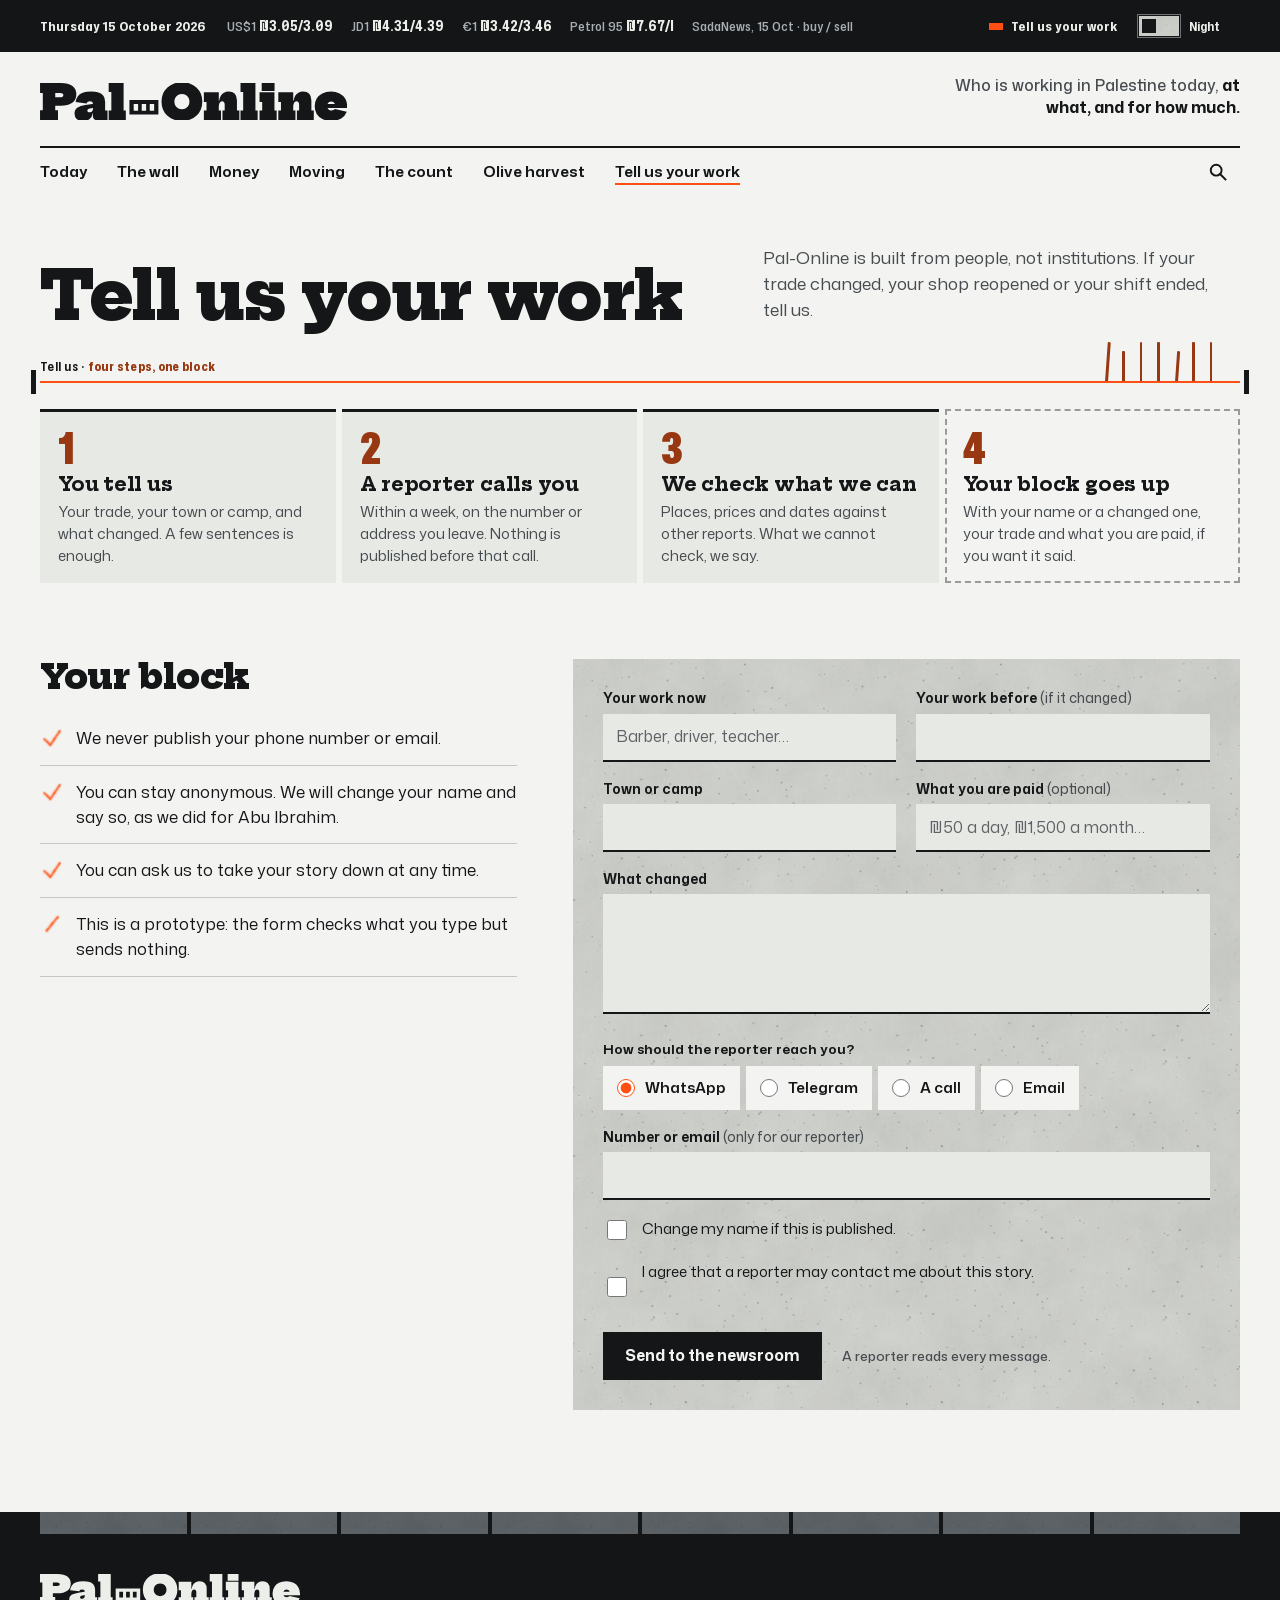
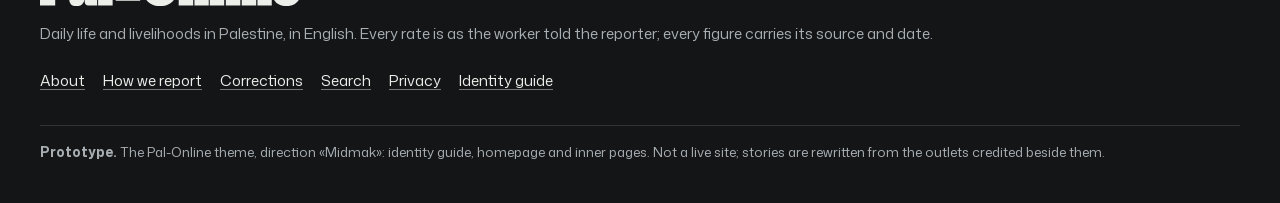
<file: tell.html>
<!doctype html>
<html lang="en">
<head>
<meta charset="utf-8">
<meta name="viewport" content="width=device-width, initial-scale=1">
<script>try{var t=localStorage.getItem('po-theme');if(t==='light'||t==='dark')document.documentElement.setAttribute('data-theme',t)}catch(e){}</script>
<meta name="robots" content="noindex, nofollow">
<title>Tell us your work — Pal-Online</title>
<meta name="description" content="Tell Pal-Online about your work: your trade, your town, what changed.">
<meta property="og:type" content="website">
<meta property="og:site_name" content="Pal-Online">
<meta property="og:title" content="Tell us your work — Pal-Online">
<meta property="og:description" content="Tell Pal-Online about your work: your trade, your town, what changed.">
<meta property="og:url" content="https://taktek-dev.github.io/pal-online-prototype/tell.html">
<meta property="og:image" content="https://taktek-dev.github.io/pal-online-prototype/assets/og.png">
<meta property="og:image:width" content="1200">
<meta property="og:image:height" content="630">
<meta name="twitter:card" content="summary_large_image">
<meta name="theme-color" content="#F3F4F1" media="(prefers-color-scheme: light)">
<meta name="theme-color" content="#101213" media="(prefers-color-scheme: dark)">
<link rel="icon" href="assets/brand/favicon.svg?v=25" type="image/svg+xml">
<link rel="apple-touch-icon" href="assets/brand/apple-touch-icon.png?v=25">
<link rel="manifest" href="manifest.webmanifest?v=25">
<link rel="preload" href="assets/fonts/hepta-slab-800.woff2?v=1" as="font" type="font/woff2" crossorigin>
<link rel="preload" href="assets/fonts/mona-sans.woff2?v=1" as="font" type="font/woff2" crossorigin>
<link rel="stylesheet" href="assets/css/po.css?v=25">
<link rel="stylesheet" href="assets/css/home.css?v=25">
<link rel="stylesheet" href="assets/css/pages.css?v=25">
<script type="application/ld+json">{"@context": "https://schema.org", "@type": "BreadcrumbList", "itemListElement": [{"@type": "ListItem", "position": 1, "name": "Today", "item": "https://taktek-dev.github.io/pal-online-prototype/home.html"}, {"@type": "ListItem", "position": 2, "name": "Tell us your work", "item": "https://taktek-dev.github.io/pal-online-prototype/tell.html"}]}</script>
</head>
<body>
<!--
THESIS: Palestine reported by livelihood, built as a wall: every worker is a block with a name, a trade, a place and a rate; today's course is laid on top. Refuses the broadsheet grid of headline, photo and hairlines.
OWN-WORLD: lime-mortar ground, cast-concrete blocks (three-core hollow block) in running bond, charcoal ink, one orange mason's line, oxide rebar, sprayed marks for state. Hepta Slab (block serif) over Mona Sans.
STORY: the reader meets named people and what they are paid before any institution, sees whose count says what, and adds their own block.
FIRST VIEWPORT: wordmark with the block hyphen; the line stretched across; the lead (photo opening, headline, rate) as a corner two blocks wide, three courses high; seven people bonded beside it.
FORM: Midmak, candidate 4 of 7; seed 8b1ac050.
FINISH: unreviewed and undocumented is unfinished; this build ends with the finish review, the verdict, and DESIGN.md
-->
<a class="skip" href="#main">Skip to the page</a>
<div class="strip"><div class="wrap"><time datetime="2026-10-15">Thursday 15 October 2026</time><ul class="rates" aria-label="Exchange rates and fuel"><li>US$1 <b>₪3.05/3.09</b></li><li>JD1 <b>₪4.31/4.39</b></li><li>€1 <b>₪3.42/3.46</b></li><li>Petrol 95 <b>₪7.67/l</b></li><li class="by">SadaNews, 15 Oct · buy / sell</li></ul><a class="tell-link" href="tell.html">Tell us your work</a><button class="theme" type="button" role="switch" aria-checked="false" aria-label="Night colours"><span class="sw" aria-hidden="true"></span><span class="lab" aria-hidden="true">Night</span></button></div></div>
<header class="mast mast--inner"><div class="wrap"><a class="home" href="home.html" aria-label="Pal-Online, home"><svg viewBox="42 0 12724 1544" role="img" aria-label="Pal-Online"><path fill="currentColor" d="M42 1544V1130H156V414H42V0H672V1130H786V1544ZM546 944V590H878Q943 590 975.5 567.5Q1008 545 1008.0 500.42056074766356Q1008 455 972.5 434.5Q937 414 880 414H580V0H900Q1223 0 1384.5 124.26701570680632Q1546.0 248.53403141361264 1546 470Q1546 582 1503.5 670.0Q1461 758 1378.0 819.0Q1295 880 1173.5 912.0Q1052 944 894 944ZM2412 1544Q2325 1544 2277.5 1496.0Q2230 1448 2230 1360V1170L2258 1130L2242 1018L2230 966V862Q2230 821 2212.5 798.0Q2195 775 2166.5 765.5Q2138 756 2106 756Q2061 756 2022.5 774.5Q1984 793 1970 846L1516 792Q1533 663 1602.0 563.5Q1671 464 1807.5 408.0Q1944 352 2164 352Q2336 352 2465.0 391.5Q2594 431 2666.0 524.0Q2738 617 2738 776V1136H2838V1544ZM1830 1574Q1649 1574 1559.5 1488.5Q1470 1403 1470 1262Q1470 1100 1585.5 1021.5Q1701 943 1920 912L2284 858V1026L2114 1052Q2054 1059 2028.0 1083.0Q2002 1107 2002 1142Q2002 1178 2027.0 1197.0Q2052 1216 2092 1216Q2127 1216 2161.5 1197.5Q2196 1179 2219.0 1136.0Q2242 1093 2242 1018L2288 1252H2220Q2198 1418 2094.5 1496.0Q1991 1574 1830 1574ZM3504 1138H3596V1544H2886V1138H2996V370H2886V-36H3504Z"/><path fill="var(--block-fill,currentColor)" fill-rule="evenodd" d="M3746 708h1200v600h-1200zM3922 868h183v280h-183zM4255 868h183v280h-183zM4587 868h183v280h-183z"/><path fill="currentColor" d="M5920 1572Q5733 1572 5577.5 1513.5Q5422 1455 5309.5 1347.5Q5197 1240 5135.5 1092.8218298555378Q5074.0 945.6436597110754 5074.0 767.7817014446227Q5074 592 5135.5 446.5Q5197 301 5309.5 194.5Q5422 88 5577.5 30.0Q5733 -28 5920.5 -28.0Q6108 -28 6262.839211618257 29.966666666666697Q6417.678423236514 87.9333333333334 6530.339211618257 194.4666666666667Q6643 301 6704.5 446.64516129032256Q6766.0 592.2903225806451 6766.0 768.1048387096774Q6766 946 6704.5 1093.0Q6643 1240 6530.274193548387 1347.5345911949685Q6417.548387096775 1455.0691823899372 6262.619815668203 1513.5345911949685Q6107.6912442396315 1572.0 5920 1572ZM5920 1084Q6012 1084 6082.5 1043.5Q6153 1003 6192.5 931.8472222222222Q6232.0 860.6944444444445 6232 768Q6232.0 677.2346368715084 6192.541082164329 607.7625698324023Q6153.082164328657 538.2905027932961 6082.541082164329 499.14525139664806Q6012 460 5920 460Q5828 460 5757.458917835671 499.14525139664806Q5686.917835671343 538.2905027932961 5647.458917835671 607.7625698324023Q5608.0 677.2346368715084 5608 768Q5608.0 860.6944444444445 5647.5 931.8472222222222Q5687 1003 5757.5 1043.5Q5828 1084 5920 1084ZM7448 1138H7540V1544H6830V1138H6940V790H6830V384H7448ZM7692 1138V884Q7692 827 7663.5 792.5Q7635 758 7588 758Q7545 758 7513.5 788.0Q7482 818 7465.0 872.5Q7448 927 7448 1002L7380 740H7464Q7481 613 7531.5 527.5Q7582 442 7663.0 399.0Q7744 356 7854 356Q8022 356 8111.0 449.0Q8200 542 8200 716V1138H8300V1544H7600V1138ZM8966 1138H9058V1544H8348V1138H8458V370H8348V-36H8966ZM9754 1138H9846V1544H9136V1138H9246V790H9136V384H9754ZM9226 -36H9758V328H9226ZM10532 1138H10624V1544H9914V1138H10024V790H9914V384H10532ZM10776 1138V884Q10776 827 10747.5 792.5Q10719 758 10672 758Q10629 758 10597.5 788.0Q10566 818 10549.0 872.5Q10532 927 10532 1002L10464 740H10548Q10565 613 10615.5 527.5Q10666 442 10747.0 399.0Q10828 356 10938 356Q11106 356 11195.0 449.0Q11284 542 11284 716V1138H11384V1544H10684V1138ZM12106 1572Q11896 1572 11742.5 1496.0Q11589 1420 11505.5 1283.5Q11422 1147 11422 964Q11422 782 11504.0 645.0Q11586 508 11737.0 432.0Q11888 356 12094 356Q12300 356 12451.0 432.0Q12602 508 12684.0 645.0Q12766 782 12766 964Q12766 983 12766.0 1001.5Q12766 1020 12766 1040H12266Q12268 1019 12268.0 997.0Q12268 975 12268 954Q12268 892 12248.5 849.0Q12229 806 12193.0 784.0Q12157 762 12108 762Q12058 762 12021.0 785.5Q11984 809 11964.0 854.0Q11944 899 11944 964Q11944 1015 11965.0 1053.5Q11986 1092 12024.5 1114.0Q12063 1136 12116 1136Q12164 1136 12200.5 1119.5Q12237 1103 12258 1076L12752 1190Q12685 1368 12517.0 1470.0Q12349 1572 12106 1572ZM11746 1040V872H12358L12346 1040Z"/></svg></a><p class="motto">Who is working in Palestine today, <b>at what, and for how much.</b></p><nav class="nav" aria-label="Sections"><a href="home.html">Today</a><a href="wall.html">The wall</a><a href="money.html">Money</a><a href="moving.html">Moving</a><a href="count.html">The count</a><a href="harvest.html">Olive harvest</a><a href="tell.html" aria-current="page">Tell us your work</a><a class="find" href="search.html"><svg viewBox="0 0 24 24" aria-hidden="true"><circle cx="10.5" cy="10.5" r="6.2" fill="none" stroke="currentColor" stroke-width="2.2"/><path d="M15.2 15.2 21 21" stroke="currentColor" stroke-width="2.4" stroke-linecap="square"/></svg><span class="sr">Search</span></a></nav></div></header><div class="bar" aria-hidden="true"><div class="wrap"><a class="home" href="home.html" tabindex="-1"><svg viewBox="42 0 12724 1544" role="img" aria-label="Pal-Online"><path fill="currentColor" d="M42 1544V1130H156V414H42V0H672V1130H786V1544ZM546 944V590H878Q943 590 975.5 567.5Q1008 545 1008.0 500.42056074766356Q1008 455 972.5 434.5Q937 414 880 414H580V0H900Q1223 0 1384.5 124.26701570680632Q1546.0 248.53403141361264 1546 470Q1546 582 1503.5 670.0Q1461 758 1378.0 819.0Q1295 880 1173.5 912.0Q1052 944 894 944ZM2412 1544Q2325 1544 2277.5 1496.0Q2230 1448 2230 1360V1170L2258 1130L2242 1018L2230 966V862Q2230 821 2212.5 798.0Q2195 775 2166.5 765.5Q2138 756 2106 756Q2061 756 2022.5 774.5Q1984 793 1970 846L1516 792Q1533 663 1602.0 563.5Q1671 464 1807.5 408.0Q1944 352 2164 352Q2336 352 2465.0 391.5Q2594 431 2666.0 524.0Q2738 617 2738 776V1136H2838V1544ZM1830 1574Q1649 1574 1559.5 1488.5Q1470 1403 1470 1262Q1470 1100 1585.5 1021.5Q1701 943 1920 912L2284 858V1026L2114 1052Q2054 1059 2028.0 1083.0Q2002 1107 2002 1142Q2002 1178 2027.0 1197.0Q2052 1216 2092 1216Q2127 1216 2161.5 1197.5Q2196 1179 2219.0 1136.0Q2242 1093 2242 1018L2288 1252H2220Q2198 1418 2094.5 1496.0Q1991 1574 1830 1574ZM3504 1138H3596V1544H2886V1138H2996V370H2886V-36H3504Z"/><path fill="var(--block-fill,currentColor)" fill-rule="evenodd" d="M3746 708h1200v600h-1200zM3922 868h183v280h-183zM4255 868h183v280h-183zM4587 868h183v280h-183z"/><path fill="currentColor" d="M5920 1572Q5733 1572 5577.5 1513.5Q5422 1455 5309.5 1347.5Q5197 1240 5135.5 1092.8218298555378Q5074.0 945.6436597110754 5074.0 767.7817014446227Q5074 592 5135.5 446.5Q5197 301 5309.5 194.5Q5422 88 5577.5 30.0Q5733 -28 5920.5 -28.0Q6108 -28 6262.839211618257 29.966666666666697Q6417.678423236514 87.9333333333334 6530.339211618257 194.4666666666667Q6643 301 6704.5 446.64516129032256Q6766.0 592.2903225806451 6766.0 768.1048387096774Q6766 946 6704.5 1093.0Q6643 1240 6530.274193548387 1347.5345911949685Q6417.548387096775 1455.0691823899372 6262.619815668203 1513.5345911949685Q6107.6912442396315 1572.0 5920 1572ZM5920 1084Q6012 1084 6082.5 1043.5Q6153 1003 6192.5 931.8472222222222Q6232.0 860.6944444444445 6232 768Q6232.0 677.2346368715084 6192.541082164329 607.7625698324023Q6153.082164328657 538.2905027932961 6082.541082164329 499.14525139664806Q6012 460 5920 460Q5828 460 5757.458917835671 499.14525139664806Q5686.917835671343 538.2905027932961 5647.458917835671 607.7625698324023Q5608.0 677.2346368715084 5608 768Q5608.0 860.6944444444445 5647.5 931.8472222222222Q5687 1003 5757.5 1043.5Q5828 1084 5920 1084ZM7448 1138H7540V1544H6830V1138H6940V790H6830V384H7448ZM7692 1138V884Q7692 827 7663.5 792.5Q7635 758 7588 758Q7545 758 7513.5 788.0Q7482 818 7465.0 872.5Q7448 927 7448 1002L7380 740H7464Q7481 613 7531.5 527.5Q7582 442 7663.0 399.0Q7744 356 7854 356Q8022 356 8111.0 449.0Q8200 542 8200 716V1138H8300V1544H7600V1138ZM8966 1138H9058V1544H8348V1138H8458V370H8348V-36H8966ZM9754 1138H9846V1544H9136V1138H9246V790H9136V384H9754ZM9226 -36H9758V328H9226ZM10532 1138H10624V1544H9914V1138H10024V790H9914V384H10532ZM10776 1138V884Q10776 827 10747.5 792.5Q10719 758 10672 758Q10629 758 10597.5 788.0Q10566 818 10549.0 872.5Q10532 927 10532 1002L10464 740H10548Q10565 613 10615.5 527.5Q10666 442 10747.0 399.0Q10828 356 10938 356Q11106 356 11195.0 449.0Q11284 542 11284 716V1138H11384V1544H10684V1138ZM12106 1572Q11896 1572 11742.5 1496.0Q11589 1420 11505.5 1283.5Q11422 1147 11422 964Q11422 782 11504.0 645.0Q11586 508 11737.0 432.0Q11888 356 12094 356Q12300 356 12451.0 432.0Q12602 508 12684.0 645.0Q12766 782 12766 964Q12766 983 12766.0 1001.5Q12766 1020 12766 1040H12266Q12268 1019 12268.0 997.0Q12268 975 12268 954Q12268 892 12248.5 849.0Q12229 806 12193.0 784.0Q12157 762 12108 762Q12058 762 12021.0 785.5Q11984 809 11964.0 854.0Q11944 899 11944 964Q11944 1015 11965.0 1053.5Q11986 1092 12024.5 1114.0Q12063 1136 12116 1136Q12164 1136 12200.5 1119.5Q12237 1103 12258 1076L12752 1190Q12685 1368 12517.0 1470.0Q12349 1572 12106 1572ZM11746 1040V872H12358L12346 1040Z"/></svg></a><nav><a href="home.html" tabindex="-1">Today</a><a href="wall.html" tabindex="-1">The wall</a><a href="money.html" tabindex="-1">Money</a><a href="moving.html" tabindex="-1">Moving</a><a href="count.html" tabindex="-1">The count</a><a href="harvest.html" tabindex="-1">Olive harvest</a><a href="tell.html" aria-current="page" tabindex="-1">Tell us your work</a></nav></div><span class="bar-rider"></span></div>
<main id="main">
<header class="phead wrap"><div class="phead-grid"><h1>Tell us your work</h1><p class="dek">Pal-Online is built from people, not institutions. If your trade changed, your shop reopened or your shift ended, tell us.</p></div><div class="mline" id="line-tell"><span class="tag">Tell us · <b>four steps, one block</b></span><div class="rebar" aria-hidden="true"><i></i><i></i><i></i><i></i><i></i><i></i><i></i></div><svg viewBox="0 0 1000 30" preserveAspectRatio="none" aria-hidden="true"><path class="string" d="M0 15L1000 15"/></svg></div></header><section class="wrap" aria-labelledby="steps-h"><h2 class="sr" id="steps-h">What happens to your story</h2>
<ol class="wall steps"><li class="slab w"><h3>You tell us</h3><p>Your trade, your town or camp, and what changed. A few sentences is enough.</p></li><li class="slab w"><h3>A reporter calls you</h3><p>Within a week, on the number or address you leave. Nothing is published before that call.</p></li><li class="slab w"><h3>We check what we can</h3><p>Places, prices and dates against other reports. What we cannot check, we say.</p></li><li class="blk yours w"><h3>Your block goes up</h3><p>With your name or a changed one, your trade and what you are paid, if you want it said.</p></li></ol></section>
<section class="pblock wrap twocol" aria-labelledby="form-h">
<div><h2 id="form-h" style="font-size:clamp(28px,2.7vw,40px)">Your block</h2>
<ul class="promises" style="margin-top:16px">
<li><i class="x-mark sp sp-t" aria-hidden="true"></i><span>We never publish your phone number or email.</span></li>
<li><i class="x-mark sp sp-t" aria-hidden="true"></i><span>You can stay anonymous. We will change your name and say so, as we did for Abu Ibrahim.</span></li>
<li><i class="x-mark sp sp-t" aria-hidden="true"></i><span>You can ask us to take your story down at any time.</span></li>
<li><i class="x-mark sp sp-s" aria-hidden="true"></i><span>This is a prototype: the form checks what you type but sends nothing.</span></li></ul></div>
<form class="tellform" action="#" method="post" novalidate>
<div class="field"><label for="t-trade">Your work now</label><input id="t-trade" name="trade" required autocomplete="organization-title" placeholder="Barber, driver, teacher…"><p class="err">Tell us what you do for work, or that you have none.</p></div>
<div class="field"><label for="t-before">Your work before <span>(if it changed)</span></label><input id="t-before" name="before" autocomplete="off"></div>
<div class="field"><label for="t-town">Town or camp</label><input id="t-town" name="town" required autocomplete="address-level2"><p class="err">Tell us where you work or live.</p></div>
<div class="field"><label for="t-pay">What you are paid <span>(optional)</span></label><input id="t-pay" name="pay" autocomplete="off" placeholder="₪50 a day, ₪1,500 a month…"></div>
<div class="field full"><label for="t-story">What changed</label><textarea id="t-story" name="story" required></textarea><p class="err">A sentence or two is enough.</p></div>
<fieldset><legend>How should the reporter reach you?</legend><div class="choice">
<label><input type="radio" name="via" value="whatsapp" checked> WhatsApp</label><label><input type="radio" name="via" value="telegram"> Telegram</label>
<label><input type="radio" name="via" value="phone"> A call</label><label><input type="radio" name="via" value="email"> Email</label></div></fieldset>
<div class="field full"><label for="t-contact">Number or email <span>(only for our reporter)</span></label><input id="t-contact" name="contact" required autocomplete="tel"><p class="err">We need a way to call you back.</p></div>
<label class="check"><input type="checkbox" name="anon"> Change my name if this is published.</label>
<div class="field full check-field"><label class="check"><input type="checkbox" name="ok" id="t-ok" required> I agree that a reporter may contact me about this story.<span class="sr">Required.</span></label><p class="err" id="t-ok-err">Tick this so a reporter may call you.</p></div>
<div class="actions"><button class="btn" type="submit">Send to the newsroom</button><p class="note" style="margin:0">A reporter reads every message.</p></div>
<p class="sent" role="status" tabindex="-1">Received. Thank you. This is a prototype, so nothing was sent; on the live site a reporter would call you within a week.</p>
</form></section>
</main>
<footer class="foot"><div class="wrap"><div class="wall course-top" aria-hidden="true"><span class="w"></span><span class="w"></span><span class="w"></span><span class="w"></span><span class="w"></span><span class="w"></span><span class="w"></span><span class="w"></span></div><div class="foot-grid"><div><a class="home" href="home.html" aria-label="Pal-Online, home"><svg viewBox="42 0 12724 1544" role="img" aria-label="Pal-Online"><path fill="currentColor" d="M42 1544V1130H156V414H42V0H672V1130H786V1544ZM546 944V590H878Q943 590 975.5 567.5Q1008 545 1008.0 500.42056074766356Q1008 455 972.5 434.5Q937 414 880 414H580V0H900Q1223 0 1384.5 124.26701570680632Q1546.0 248.53403141361264 1546 470Q1546 582 1503.5 670.0Q1461 758 1378.0 819.0Q1295 880 1173.5 912.0Q1052 944 894 944ZM2412 1544Q2325 1544 2277.5 1496.0Q2230 1448 2230 1360V1170L2258 1130L2242 1018L2230 966V862Q2230 821 2212.5 798.0Q2195 775 2166.5 765.5Q2138 756 2106 756Q2061 756 2022.5 774.5Q1984 793 1970 846L1516 792Q1533 663 1602.0 563.5Q1671 464 1807.5 408.0Q1944 352 2164 352Q2336 352 2465.0 391.5Q2594 431 2666.0 524.0Q2738 617 2738 776V1136H2838V1544ZM1830 1574Q1649 1574 1559.5 1488.5Q1470 1403 1470 1262Q1470 1100 1585.5 1021.5Q1701 943 1920 912L2284 858V1026L2114 1052Q2054 1059 2028.0 1083.0Q2002 1107 2002 1142Q2002 1178 2027.0 1197.0Q2052 1216 2092 1216Q2127 1216 2161.5 1197.5Q2196 1179 2219.0 1136.0Q2242 1093 2242 1018L2288 1252H2220Q2198 1418 2094.5 1496.0Q1991 1574 1830 1574ZM3504 1138H3596V1544H2886V1138H2996V370H2886V-36H3504Z"/><path fill="var(--block-fill,currentColor)" fill-rule="evenodd" d="M3746 708h1200v600h-1200zM3922 868h183v280h-183zM4255 868h183v280h-183zM4587 868h183v280h-183z"/><path fill="currentColor" d="M5920 1572Q5733 1572 5577.5 1513.5Q5422 1455 5309.5 1347.5Q5197 1240 5135.5 1092.8218298555378Q5074.0 945.6436597110754 5074.0 767.7817014446227Q5074 592 5135.5 446.5Q5197 301 5309.5 194.5Q5422 88 5577.5 30.0Q5733 -28 5920.5 -28.0Q6108 -28 6262.839211618257 29.966666666666697Q6417.678423236514 87.9333333333334 6530.339211618257 194.4666666666667Q6643 301 6704.5 446.64516129032256Q6766.0 592.2903225806451 6766.0 768.1048387096774Q6766 946 6704.5 1093.0Q6643 1240 6530.274193548387 1347.5345911949685Q6417.548387096775 1455.0691823899372 6262.619815668203 1513.5345911949685Q6107.6912442396315 1572.0 5920 1572ZM5920 1084Q6012 1084 6082.5 1043.5Q6153 1003 6192.5 931.8472222222222Q6232.0 860.6944444444445 6232 768Q6232.0 677.2346368715084 6192.541082164329 607.7625698324023Q6153.082164328657 538.2905027932961 6082.541082164329 499.14525139664806Q6012 460 5920 460Q5828 460 5757.458917835671 499.14525139664806Q5686.917835671343 538.2905027932961 5647.458917835671 607.7625698324023Q5608.0 677.2346368715084 5608 768Q5608.0 860.6944444444445 5647.5 931.8472222222222Q5687 1003 5757.5 1043.5Q5828 1084 5920 1084ZM7448 1138H7540V1544H6830V1138H6940V790H6830V384H7448ZM7692 1138V884Q7692 827 7663.5 792.5Q7635 758 7588 758Q7545 758 7513.5 788.0Q7482 818 7465.0 872.5Q7448 927 7448 1002L7380 740H7464Q7481 613 7531.5 527.5Q7582 442 7663.0 399.0Q7744 356 7854 356Q8022 356 8111.0 449.0Q8200 542 8200 716V1138H8300V1544H7600V1138ZM8966 1138H9058V1544H8348V1138H8458V370H8348V-36H8966ZM9754 1138H9846V1544H9136V1138H9246V790H9136V384H9754ZM9226 -36H9758V328H9226ZM10532 1138H10624V1544H9914V1138H10024V790H9914V384H10532ZM10776 1138V884Q10776 827 10747.5 792.5Q10719 758 10672 758Q10629 758 10597.5 788.0Q10566 818 10549.0 872.5Q10532 927 10532 1002L10464 740H10548Q10565 613 10615.5 527.5Q10666 442 10747.0 399.0Q10828 356 10938 356Q11106 356 11195.0 449.0Q11284 542 11284 716V1138H11384V1544H10684V1138ZM12106 1572Q11896 1572 11742.5 1496.0Q11589 1420 11505.5 1283.5Q11422 1147 11422 964Q11422 782 11504.0 645.0Q11586 508 11737.0 432.0Q11888 356 12094 356Q12300 356 12451.0 432.0Q12602 508 12684.0 645.0Q12766 782 12766 964Q12766 983 12766.0 1001.5Q12766 1020 12766 1040H12266Q12268 1019 12268.0 997.0Q12268 975 12268 954Q12268 892 12248.5 849.0Q12229 806 12193.0 784.0Q12157 762 12108 762Q12058 762 12021.0 785.5Q11984 809 11964.0 854.0Q11944 899 11944 964Q11944 1015 11965.0 1053.5Q11986 1092 12024.5 1114.0Q12063 1136 12116 1136Q12164 1136 12200.5 1119.5Q12237 1103 12258 1076L12752 1190Q12685 1368 12517.0 1470.0Q12349 1572 12106 1572ZM11746 1040V872H12358L12346 1040Z"/></svg></a><p>Daily life and livelihoods in Palestine, in English. Every rate is as the worker told the reporter; every figure carries its source and date.</p><nav aria-label="Footer"><ul><li><a href="about.html">About</a></li><li><a href="about.html#how">How we report</a></li><li><a href="about.html#corrections">Corrections</a></li><li><a href="search.html">Search</a></li><li><a href="privacy.html">Privacy</a></li><li><a href="index.html">Identity guide</a></li></ul></nav></div><div id="sources"></div></div><p class="proto"><b>Prototype.</b> The Pal-Online theme, direction «Midmak»: identity guide, homepage and inner pages. Not a live site; stories are rewritten from the outlets credited beside them.</p></div></footer>
<script src="assets/js/po.js?v=25" defer></script>
<script src="assets/js/pages.js?v=25" defer></script>
</body>
</html>
</file>
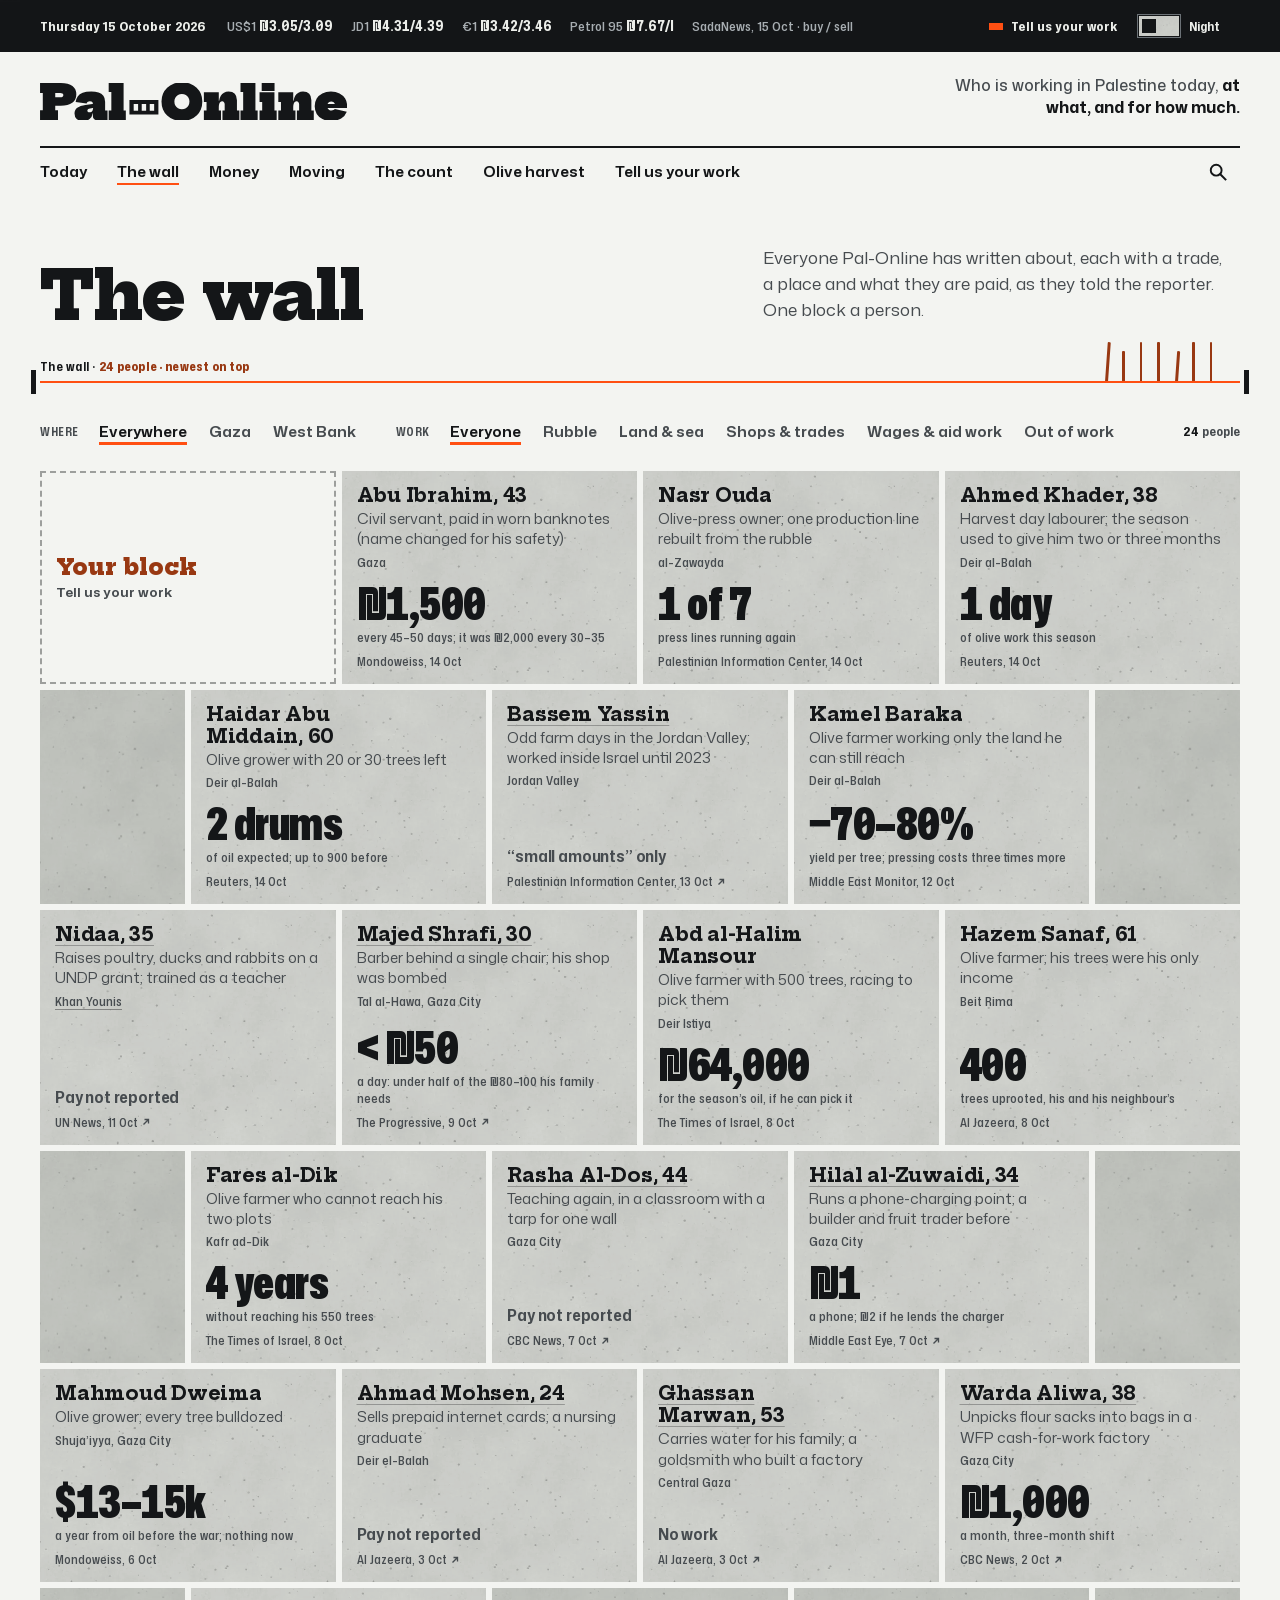
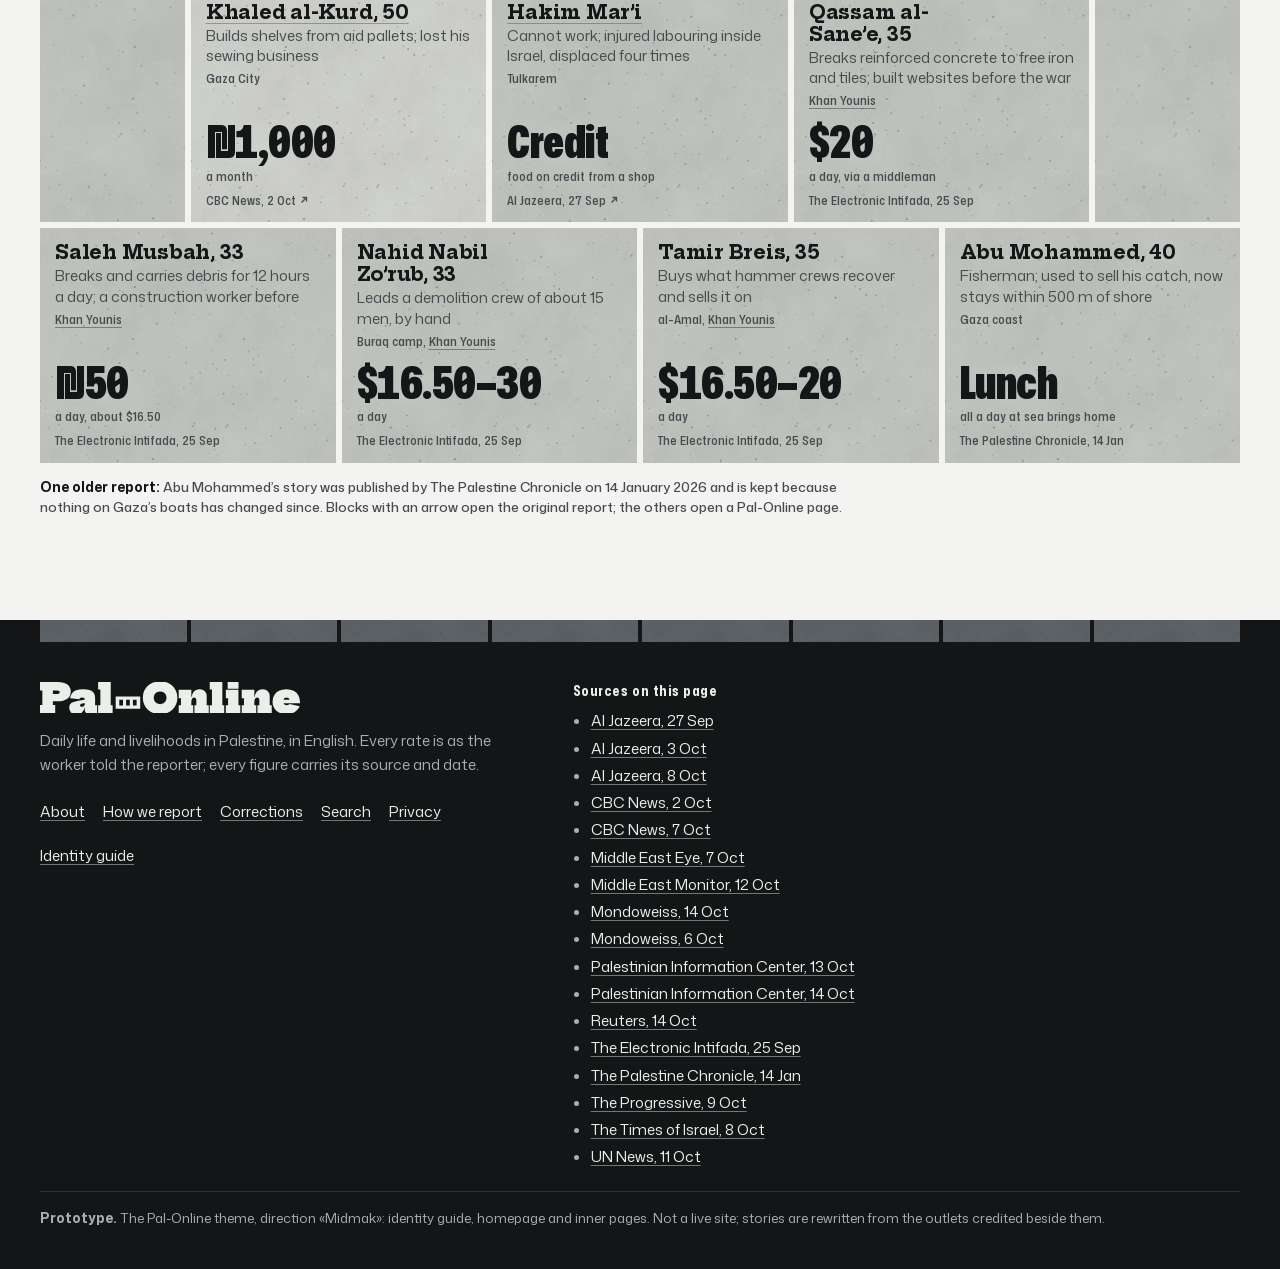
<file: wall.html>
<!doctype html>
<html lang="en">
<head>
<meta charset="utf-8">
<meta name="viewport" content="width=device-width, initial-scale=1">
<script>try{var t=localStorage.getItem('po-theme');if(t==='light'||t==='dark')document.documentElement.setAttribute('data-theme',t)}catch(e){}</script>
<meta name="robots" content="noindex, nofollow">
<title>The wall: everyone we have met — Pal-Online</title>
<meta name="description" content="Everyone Pal-Online has written about, with their trade, place and pay.">
<meta property="og:type" content="website">
<meta property="og:site_name" content="Pal-Online">
<meta property="og:title" content="The wall: everyone we have met — Pal-Online">
<meta property="og:description" content="Everyone Pal-Online has written about, with their trade, place and pay.">
<meta property="og:url" content="https://taktek-dev.github.io/pal-online-prototype/wall.html">
<meta property="og:image" content="https://taktek-dev.github.io/pal-online-prototype/assets/og.png">
<meta property="og:image:width" content="1200">
<meta property="og:image:height" content="630">
<meta name="twitter:card" content="summary_large_image">
<meta name="theme-color" content="#F3F4F1" media="(prefers-color-scheme: light)">
<meta name="theme-color" content="#101213" media="(prefers-color-scheme: dark)">
<link rel="icon" href="assets/brand/favicon.svg?v=25" type="image/svg+xml">
<link rel="apple-touch-icon" href="assets/brand/apple-touch-icon.png?v=25">
<link rel="manifest" href="manifest.webmanifest?v=25">
<link rel="preload" href="assets/fonts/hepta-slab-800.woff2?v=1" as="font" type="font/woff2" crossorigin>
<link rel="preload" href="assets/fonts/mona-sans.woff2?v=1" as="font" type="font/woff2" crossorigin>
<link rel="stylesheet" href="assets/css/po.css?v=25">
<link rel="stylesheet" href="assets/css/home.css?v=25">
<link rel="stylesheet" href="assets/css/pages.css?v=25">
<script type="application/ld+json">{"@context": "https://schema.org", "@type": "BreadcrumbList", "itemListElement": [{"@type": "ListItem", "position": 1, "name": "Today", "item": "https://taktek-dev.github.io/pal-online-prototype/home.html"}, {"@type": "ListItem", "position": 2, "name": "The wall: everyone we have met", "item": "https://taktek-dev.github.io/pal-online-prototype/wall.html"}]}</script>
</head>
<body>
<!--
THESIS: Palestine reported by livelihood, built as a wall: every worker is a block with a name, a trade, a place and a rate; today's course is laid on top. Refuses the broadsheet grid of headline, photo and hairlines.
OWN-WORLD: lime-mortar ground, cast-concrete blocks (three-core hollow block) in running bond, charcoal ink, one orange mason's line, oxide rebar, sprayed marks for state. Hepta Slab (block serif) over Mona Sans.
STORY: the reader meets named people and what they are paid before any institution, sees whose count says what, and adds their own block.
FIRST VIEWPORT: wordmark with the block hyphen; the line stretched across; the lead (photo opening, headline, rate) as a corner two blocks wide, three courses high; seven people bonded beside it.
FORM: Midmak, candidate 4 of 7; seed 8b1ac050.
FINISH: unreviewed and undocumented is unfinished; this build ends with the finish review, the verdict, and DESIGN.md
-->
<a class="skip" href="#main">Skip to the page</a>
<div class="strip"><div class="wrap"><time datetime="2026-10-15">Thursday 15 October 2026</time><ul class="rates" aria-label="Exchange rates and fuel"><li>US$1 <b>₪3.05/3.09</b></li><li>JD1 <b>₪4.31/4.39</b></li><li>€1 <b>₪3.42/3.46</b></li><li>Petrol 95 <b>₪7.67/l</b></li><li class="by">SadaNews, 15 Oct · buy / sell</li></ul><a class="tell-link" href="tell.html">Tell us your work</a><button class="theme" type="button" role="switch" aria-checked="false" aria-label="Night colours"><span class="sw" aria-hidden="true"></span><span class="lab" aria-hidden="true">Night</span></button></div></div>
<header class="mast mast--inner"><div class="wrap"><a class="home" href="home.html" aria-label="Pal-Online, home"><svg viewBox="42 0 12724 1544" role="img" aria-label="Pal-Online"><path fill="currentColor" d="M42 1544V1130H156V414H42V0H672V1130H786V1544ZM546 944V590H878Q943 590 975.5 567.5Q1008 545 1008.0 500.42056074766356Q1008 455 972.5 434.5Q937 414 880 414H580V0H900Q1223 0 1384.5 124.26701570680632Q1546.0 248.53403141361264 1546 470Q1546 582 1503.5 670.0Q1461 758 1378.0 819.0Q1295 880 1173.5 912.0Q1052 944 894 944ZM2412 1544Q2325 1544 2277.5 1496.0Q2230 1448 2230 1360V1170L2258 1130L2242 1018L2230 966V862Q2230 821 2212.5 798.0Q2195 775 2166.5 765.5Q2138 756 2106 756Q2061 756 2022.5 774.5Q1984 793 1970 846L1516 792Q1533 663 1602.0 563.5Q1671 464 1807.5 408.0Q1944 352 2164 352Q2336 352 2465.0 391.5Q2594 431 2666.0 524.0Q2738 617 2738 776V1136H2838V1544ZM1830 1574Q1649 1574 1559.5 1488.5Q1470 1403 1470 1262Q1470 1100 1585.5 1021.5Q1701 943 1920 912L2284 858V1026L2114 1052Q2054 1059 2028.0 1083.0Q2002 1107 2002 1142Q2002 1178 2027.0 1197.0Q2052 1216 2092 1216Q2127 1216 2161.5 1197.5Q2196 1179 2219.0 1136.0Q2242 1093 2242 1018L2288 1252H2220Q2198 1418 2094.5 1496.0Q1991 1574 1830 1574ZM3504 1138H3596V1544H2886V1138H2996V370H2886V-36H3504Z"/><path fill="var(--block-fill,currentColor)" fill-rule="evenodd" d="M3746 708h1200v600h-1200zM3922 868h183v280h-183zM4255 868h183v280h-183zM4587 868h183v280h-183z"/><path fill="currentColor" d="M5920 1572Q5733 1572 5577.5 1513.5Q5422 1455 5309.5 1347.5Q5197 1240 5135.5 1092.8218298555378Q5074.0 945.6436597110754 5074.0 767.7817014446227Q5074 592 5135.5 446.5Q5197 301 5309.5 194.5Q5422 88 5577.5 30.0Q5733 -28 5920.5 -28.0Q6108 -28 6262.839211618257 29.966666666666697Q6417.678423236514 87.9333333333334 6530.339211618257 194.4666666666667Q6643 301 6704.5 446.64516129032256Q6766.0 592.2903225806451 6766.0 768.1048387096774Q6766 946 6704.5 1093.0Q6643 1240 6530.274193548387 1347.5345911949685Q6417.548387096775 1455.0691823899372 6262.619815668203 1513.5345911949685Q6107.6912442396315 1572.0 5920 1572ZM5920 1084Q6012 1084 6082.5 1043.5Q6153 1003 6192.5 931.8472222222222Q6232.0 860.6944444444445 6232 768Q6232.0 677.2346368715084 6192.541082164329 607.7625698324023Q6153.082164328657 538.2905027932961 6082.541082164329 499.14525139664806Q6012 460 5920 460Q5828 460 5757.458917835671 499.14525139664806Q5686.917835671343 538.2905027932961 5647.458917835671 607.7625698324023Q5608.0 677.2346368715084 5608 768Q5608.0 860.6944444444445 5647.5 931.8472222222222Q5687 1003 5757.5 1043.5Q5828 1084 5920 1084ZM7448 1138H7540V1544H6830V1138H6940V790H6830V384H7448ZM7692 1138V884Q7692 827 7663.5 792.5Q7635 758 7588 758Q7545 758 7513.5 788.0Q7482 818 7465.0 872.5Q7448 927 7448 1002L7380 740H7464Q7481 613 7531.5 527.5Q7582 442 7663.0 399.0Q7744 356 7854 356Q8022 356 8111.0 449.0Q8200 542 8200 716V1138H8300V1544H7600V1138ZM8966 1138H9058V1544H8348V1138H8458V370H8348V-36H8966ZM9754 1138H9846V1544H9136V1138H9246V790H9136V384H9754ZM9226 -36H9758V328H9226ZM10532 1138H10624V1544H9914V1138H10024V790H9914V384H10532ZM10776 1138V884Q10776 827 10747.5 792.5Q10719 758 10672 758Q10629 758 10597.5 788.0Q10566 818 10549.0 872.5Q10532 927 10532 1002L10464 740H10548Q10565 613 10615.5 527.5Q10666 442 10747.0 399.0Q10828 356 10938 356Q11106 356 11195.0 449.0Q11284 542 11284 716V1138H11384V1544H10684V1138ZM12106 1572Q11896 1572 11742.5 1496.0Q11589 1420 11505.5 1283.5Q11422 1147 11422 964Q11422 782 11504.0 645.0Q11586 508 11737.0 432.0Q11888 356 12094 356Q12300 356 12451.0 432.0Q12602 508 12684.0 645.0Q12766 782 12766 964Q12766 983 12766.0 1001.5Q12766 1020 12766 1040H12266Q12268 1019 12268.0 997.0Q12268 975 12268 954Q12268 892 12248.5 849.0Q12229 806 12193.0 784.0Q12157 762 12108 762Q12058 762 12021.0 785.5Q11984 809 11964.0 854.0Q11944 899 11944 964Q11944 1015 11965.0 1053.5Q11986 1092 12024.5 1114.0Q12063 1136 12116 1136Q12164 1136 12200.5 1119.5Q12237 1103 12258 1076L12752 1190Q12685 1368 12517.0 1470.0Q12349 1572 12106 1572ZM11746 1040V872H12358L12346 1040Z"/></svg></a><p class="motto">Who is working in Palestine today, <b>at what, and for how much.</b></p><nav class="nav" aria-label="Sections"><a href="home.html">Today</a><a href="wall.html" aria-current="page">The wall</a><a href="money.html">Money</a><a href="moving.html">Moving</a><a href="count.html">The count</a><a href="harvest.html">Olive harvest</a><a href="tell.html">Tell us your work</a><a class="find" href="search.html"><svg viewBox="0 0 24 24" aria-hidden="true"><circle cx="10.5" cy="10.5" r="6.2" fill="none" stroke="currentColor" stroke-width="2.2"/><path d="M15.2 15.2 21 21" stroke="currentColor" stroke-width="2.4" stroke-linecap="square"/></svg><span class="sr">Search</span></a></nav></div></header><div class="bar" aria-hidden="true"><div class="wrap"><a class="home" href="home.html" tabindex="-1"><svg viewBox="42 0 12724 1544" role="img" aria-label="Pal-Online"><path fill="currentColor" d="M42 1544V1130H156V414H42V0H672V1130H786V1544ZM546 944V590H878Q943 590 975.5 567.5Q1008 545 1008.0 500.42056074766356Q1008 455 972.5 434.5Q937 414 880 414H580V0H900Q1223 0 1384.5 124.26701570680632Q1546.0 248.53403141361264 1546 470Q1546 582 1503.5 670.0Q1461 758 1378.0 819.0Q1295 880 1173.5 912.0Q1052 944 894 944ZM2412 1544Q2325 1544 2277.5 1496.0Q2230 1448 2230 1360V1170L2258 1130L2242 1018L2230 966V862Q2230 821 2212.5 798.0Q2195 775 2166.5 765.5Q2138 756 2106 756Q2061 756 2022.5 774.5Q1984 793 1970 846L1516 792Q1533 663 1602.0 563.5Q1671 464 1807.5 408.0Q1944 352 2164 352Q2336 352 2465.0 391.5Q2594 431 2666.0 524.0Q2738 617 2738 776V1136H2838V1544ZM1830 1574Q1649 1574 1559.5 1488.5Q1470 1403 1470 1262Q1470 1100 1585.5 1021.5Q1701 943 1920 912L2284 858V1026L2114 1052Q2054 1059 2028.0 1083.0Q2002 1107 2002 1142Q2002 1178 2027.0 1197.0Q2052 1216 2092 1216Q2127 1216 2161.5 1197.5Q2196 1179 2219.0 1136.0Q2242 1093 2242 1018L2288 1252H2220Q2198 1418 2094.5 1496.0Q1991 1574 1830 1574ZM3504 1138H3596V1544H2886V1138H2996V370H2886V-36H3504Z"/><path fill="var(--block-fill,currentColor)" fill-rule="evenodd" d="M3746 708h1200v600h-1200zM3922 868h183v280h-183zM4255 868h183v280h-183zM4587 868h183v280h-183z"/><path fill="currentColor" d="M5920 1572Q5733 1572 5577.5 1513.5Q5422 1455 5309.5 1347.5Q5197 1240 5135.5 1092.8218298555378Q5074.0 945.6436597110754 5074.0 767.7817014446227Q5074 592 5135.5 446.5Q5197 301 5309.5 194.5Q5422 88 5577.5 30.0Q5733 -28 5920.5 -28.0Q6108 -28 6262.839211618257 29.966666666666697Q6417.678423236514 87.9333333333334 6530.339211618257 194.4666666666667Q6643 301 6704.5 446.64516129032256Q6766.0 592.2903225806451 6766.0 768.1048387096774Q6766 946 6704.5 1093.0Q6643 1240 6530.274193548387 1347.5345911949685Q6417.548387096775 1455.0691823899372 6262.619815668203 1513.5345911949685Q6107.6912442396315 1572.0 5920 1572ZM5920 1084Q6012 1084 6082.5 1043.5Q6153 1003 6192.5 931.8472222222222Q6232.0 860.6944444444445 6232 768Q6232.0 677.2346368715084 6192.541082164329 607.7625698324023Q6153.082164328657 538.2905027932961 6082.541082164329 499.14525139664806Q6012 460 5920 460Q5828 460 5757.458917835671 499.14525139664806Q5686.917835671343 538.2905027932961 5647.458917835671 607.7625698324023Q5608.0 677.2346368715084 5608 768Q5608.0 860.6944444444445 5647.5 931.8472222222222Q5687 1003 5757.5 1043.5Q5828 1084 5920 1084ZM7448 1138H7540V1544H6830V1138H6940V790H6830V384H7448ZM7692 1138V884Q7692 827 7663.5 792.5Q7635 758 7588 758Q7545 758 7513.5 788.0Q7482 818 7465.0 872.5Q7448 927 7448 1002L7380 740H7464Q7481 613 7531.5 527.5Q7582 442 7663.0 399.0Q7744 356 7854 356Q8022 356 8111.0 449.0Q8200 542 8200 716V1138H8300V1544H7600V1138ZM8966 1138H9058V1544H8348V1138H8458V370H8348V-36H8966ZM9754 1138H9846V1544H9136V1138H9246V790H9136V384H9754ZM9226 -36H9758V328H9226ZM10532 1138H10624V1544H9914V1138H10024V790H9914V384H10532ZM10776 1138V884Q10776 827 10747.5 792.5Q10719 758 10672 758Q10629 758 10597.5 788.0Q10566 818 10549.0 872.5Q10532 927 10532 1002L10464 740H10548Q10565 613 10615.5 527.5Q10666 442 10747.0 399.0Q10828 356 10938 356Q11106 356 11195.0 449.0Q11284 542 11284 716V1138H11384V1544H10684V1138ZM12106 1572Q11896 1572 11742.5 1496.0Q11589 1420 11505.5 1283.5Q11422 1147 11422 964Q11422 782 11504.0 645.0Q11586 508 11737.0 432.0Q11888 356 12094 356Q12300 356 12451.0 432.0Q12602 508 12684.0 645.0Q12766 782 12766 964Q12766 983 12766.0 1001.5Q12766 1020 12766 1040H12266Q12268 1019 12268.0 997.0Q12268 975 12268 954Q12268 892 12248.5 849.0Q12229 806 12193.0 784.0Q12157 762 12108 762Q12058 762 12021.0 785.5Q11984 809 11964.0 854.0Q11944 899 11944 964Q11944 1015 11965.0 1053.5Q11986 1092 12024.5 1114.0Q12063 1136 12116 1136Q12164 1136 12200.5 1119.5Q12237 1103 12258 1076L12752 1190Q12685 1368 12517.0 1470.0Q12349 1572 12106 1572ZM11746 1040V872H12358L12346 1040Z"/></svg></a><nav><a href="home.html" tabindex="-1">Today</a><a href="wall.html" aria-current="page" tabindex="-1">The wall</a><a href="money.html" tabindex="-1">Money</a><a href="moving.html" tabindex="-1">Moving</a><a href="count.html" tabindex="-1">The count</a><a href="harvest.html" tabindex="-1">Olive harvest</a><a href="tell.html" tabindex="-1">Tell us your work</a></nav></div><span class="bar-rider"></span></div>
<main id="main">
<header class="phead wrap"><div class="phead-grid"><h1>The wall</h1><p class="dek">Everyone Pal-Online has written about, each with a trade, a place and what they are paid, as they told the reporter. One block a person.</p></div><div class="mline" id="line-wall"><span class="tag">The wall · <b>24 people · newest on top</b></span><div class="rebar" aria-hidden="true"><i></i><i></i><i></i><i></i><i></i><i></i><i></i></div><svg viewBox="0 0 1000 30" preserveAspectRatio="none" aria-hidden="true"><path class="string" d="M0 15L1000 15"/></svg></div></header><section class="wrap" aria-labelledby="ppl-h"><h2 class="sr" id="ppl-h">People on the wall</h2>
<div class="filters"><div role="group" aria-label="Where"><span class="lab">WHERE</span><button type="button" data-g="all" aria-pressed="true">Everywhere</button><button type="button" data-g="Gaza" aria-pressed="false">Gaza</button><button type="button" data-g="West Bank" aria-pressed="false">West Bank</button></div>
<div role="group" aria-label="Work"><span class="lab">WORK</span><button type="button" data-w="all" aria-pressed="true">Everyone</button><button type="button" data-w="rubble" aria-pressed="false">Rubble</button><button type="button" data-w="land" aria-pressed="false">Land & sea</button><button type="button" data-w="trades" aria-pressed="false">Shops & trades</button><button type="button" data-w="pay" aria-pressed="false">Wages & aid work</button><button type="button" data-w="none" aria-pressed="false">Out of work</button></div>
<p class="tally" aria-live="polite"><b>24</b> people</p></div>
<div class="wall people lay" data-bond data-line="line-wall"><a class="blk--gap w gapblk" href="tell.html" data-g="all" data-w="all"><span>Your block</span><small>Tell us your work</small></a><article class="blk who w" data-g="Gaza" data-w="pay"><h3><a href="money.html#pay">Abu Ibrahim, 43</a></h3><p class="trade">Civil servant, paid in worn banknotes (name changed for his safety)</p><p class="place">Gaza</p><p class="rate num">₪1,500<small>every 45–50 days; it was ₪2,000 every 30–35</small></p><p class="when">Mondoweiss, 14 Oct</p></article><article class="blk who w" data-g="Gaza" data-w="trades"><h3><a href="harvest.html">Nasr Ouda</a></h3><p class="trade">Olive-press owner; one production line rebuilt from the rubble</p><p class="place">al-Zawayda</p><p class="rate num">1 of 7<small>press lines running again</small></p><p class="when">Palestinian Information Center, 14 Oct</p></article><article class="blk who w" data-g="Gaza" data-w="land"><h3><a href="harvest.html">Ahmed Khader, 38</a></h3><p class="trade">Harvest day labourer; the season used to give him two or three months</p><p class="place">Deir al-Balah</p><p class="rate num">1 day<small>of olive work this season</small></p><p class="when">Reuters, 14 Oct</p></article><article class="blk who w" data-g="Gaza" data-w="land"><h3><a href="harvest.html">Haidar Abu Middain, 60</a></h3><p class="trade">Olive grower with 20 or 30 trees left</p><p class="place">Deir al-Balah</p><p class="rate num">2 drums<small>of oil expected; up to 900 before</small></p><p class="when">Reuters, 14 Oct</p></article><article class="blk who w ext" data-g="West Bank" data-w="land"><h3><a href="https://english.palinfo.com/reports/2026/10/13/371918/" rel="noopener">Bassem Yassin</a></h3><p class="trade">Odd farm days in the Jordan Valley; worked inside Israel until 2023</p><p class="place">Jordan Valley</p><p class="rate rate--none">“small amounts” only</p><p class="when">Palestinian Information Center, 13 Oct<svg class="ext-ico" viewBox="0 0 12 12" aria-hidden="true"><path d="M3 9L9 3M4.2 3H9v4.8"/></svg></p></article><article class="blk who w" data-g="Gaza" data-w="land"><h3><a href="harvest.html">Kamel Baraka</a></h3><p class="trade">Olive farmer working only the land he can still reach</p><p class="place">Deir al-Balah</p><p class="rate num">−70–80%<small>yield per tree; pressing costs three times more</small></p><p class="when">Middle East Monitor, 12 Oct</p></article><article class="blk who w ext" data-g="Gaza" data-w="trades"><h3><a href="https://news.un.org/en/story/2026/10/1168569" rel="noopener">Nidaa, 35</a></h3><p class="trade">Raises poultry, ducks and rabbits on a UNDP grant; trained as a teacher</p><p class="place"><a href="khan-younis.html">Khan Younis</a></p><p class="rate rate--none">Pay not reported</p><p class="when">UN News, 11 Oct<svg class="ext-ico" viewBox="0 0 12 12" aria-hidden="true"><path d="M3 9L9 3M4.2 3H9v4.8"/></svg></p></article><article class="blk who w ext" data-g="Gaza" data-w="trades"><h3><a href="https://progressive.org/the-lives-interrupted-in-gaza-shnino-20261009/" rel="noopener">Majed Shrafi, 30</a></h3><p class="trade">Barber behind a single chair; his shop was bombed</p><p class="place">Tal al-Hawa, Gaza City</p><p class="rate num">&lt; ₪50<small>a day: under half of the ₪80–100 his family needs</small></p><p class="when">The Progressive, 9 Oct<svg class="ext-ico" viewBox="0 0 12 12" aria-hidden="true"><path d="M3 9L9 3M4.2 3H9v4.8"/></svg></p></article><article class="blk who w" data-g="West Bank" data-w="land"><h3><a href="harvest.html">Abd al-Halim Mansour</a></h3><p class="trade">Olive farmer with 500 trees, racing to pick them</p><p class="place">Deir Istiya</p><p class="rate num">₪64,000<small>for the season’s oil, if he can pick it</small></p><p class="when">The Times of Israel, 8 Oct</p></article><article class="blk who w" data-g="West Bank" data-w="land"><h3><a href="harvest.html">Hazem Sanaf, 61</a></h3><p class="trade">Olive farmer; his trees were his only income</p><p class="place">Beit Rima</p><p class="rate num">400<small>trees uprooted, his and his neighbour’s</small></p><p class="when">Al Jazeera, 8 Oct</p></article><article class="blk who w" data-g="West Bank" data-w="land"><h3><a href="harvest.html">Fares al-Dik</a></h3><p class="trade">Olive farmer who cannot reach his two plots</p><p class="place">Kafr ad-Dik</p><p class="rate num">4 years<small>without reaching his 550 trees</small></p><p class="when">The Times of Israel, 8 Oct</p></article><article class="blk who w ext" data-g="Gaza" data-w="pay"><h3><a href="https://www.cbc.ca/news/world/gaza-3-years-after-war-9.7372095" rel="noopener">Rasha Al-Dos, 44</a></h3><p class="trade">Teaching again, in a classroom with a tarp for one wall</p><p class="place">Gaza City</p><p class="rate rate--none">Pay not reported</p><p class="when">CBC News, 7 Oct<svg class="ext-ico" viewBox="0 0 12 12" aria-hidden="true"><path d="M3 9L9 3M4.2 3H9v4.8"/></svg></p></article><article class="blk who w ext" data-g="Gaza" data-w="trades"><h3><a href="https://www.middleeasteye.net/big-story/gaza-all-we-do-is-try-to-survive" rel="noopener">Hilal al-Zuwaidi, 34</a></h3><p class="trade">Runs a phone-charging point; a builder and fruit trader before</p><p class="place">Gaza City</p><p class="rate num">₪1<small>a phone; ₪2 if he lends the charger</small></p><p class="when">Middle East Eye, 7 Oct<svg class="ext-ico" viewBox="0 0 12 12" aria-hidden="true"><path d="M3 9L9 3M4.2 3H9v4.8"/></svg></p></article><article class="blk who w" data-g="Gaza" data-w="land"><h3><a href="harvest.html">Mahmoud Dweima</a></h3><p class="trade">Olive grower; every tree bulldozed</p><p class="place">Shuja’iyya, Gaza City</p><p class="rate num">$13–15k<small>a year from oil before the war; nothing now</small></p><p class="when">Mondoweiss, 6 Oct</p></article><article class="blk who w ext" data-g="Gaza" data-w="trades"><h3><a href="https://www.aljazeera.com/news/2026/10/3/gaza-voters-want-jobs-and-security-as-palestinian-elections-approach" rel="noopener">Ahmad Mohsen, 24</a></h3><p class="trade">Sells prepaid internet cards; a nursing graduate</p><p class="place">Deir el-Balah</p><p class="rate rate--none">Pay not reported</p><p class="when">Al Jazeera, 3 Oct<svg class="ext-ico" viewBox="0 0 12 12" aria-hidden="true"><path d="M3 9L9 3M4.2 3H9v4.8"/></svg></p></article><article class="blk who w ext" data-g="Gaza" data-w="none"><h3><a href="https://www.aljazeera.com/news/2026/10/3/gaza-voters-want-jobs-and-security-as-palestinian-elections-approach" rel="noopener">Ghassan Marwan, 53</a></h3><p class="trade">Carries water for his family; a goldsmith who built a factory</p><p class="place">Central Gaza</p><p class="rate rate--none">No work</p><p class="when">Al Jazeera, 3 Oct<svg class="ext-ico" viewBox="0 0 12 12" aria-hidden="true"><path d="M3 9L9 3M4.2 3H9v4.8"/></svg></p></article><article class="blk who w ext" data-g="Gaza" data-w="pay"><h3><a href="https://www.cbc.ca/news/world/cash-for-work-program-gaza-9.7366177" rel="noopener">Warda Aliwa, 38</a></h3><p class="trade">Unpicks flour sacks into bags in a WFP cash-for-work factory</p><p class="place">Gaza City</p><p class="rate num">₪1,000<small>a month, three-month shift</small></p><p class="when">CBC News, 2 Oct<svg class="ext-ico" viewBox="0 0 12 12" aria-hidden="true"><path d="M3 9L9 3M4.2 3H9v4.8"/></svg></p></article><article class="blk who w ext" data-g="Gaza" data-w="pay"><h3><a href="https://www.cbc.ca/news/world/cash-for-work-program-gaza-9.7366177" rel="noopener">Khaled al-Kurd, 50</a></h3><p class="trade">Builds shelves from aid pallets; lost his sewing business</p><p class="place">Gaza City</p><p class="rate num">₪1,000<small>a month</small></p><p class="when">CBC News, 2 Oct<svg class="ext-ico" viewBox="0 0 12 12" aria-hidden="true"><path d="M3 9L9 3M4.2 3H9v4.8"/></svg></p></article><article class="blk who w ext blk--old" data-g="West Bank" data-w="none"><h3><a href="https://www.aljazeera.com/features/2026/9/27/my-hands-are-empty-displaced-palestinians-struggle-to-survive" rel="noopener">Hakim Mar’i</a></h3><p class="trade">Cannot work; injured labouring inside Israel, displaced four times</p><p class="place">Tulkarem</p><p class="rate num">Credit<small>food on credit from a shop</small></p><p class="when">Al Jazeera, 27 Sep<svg class="ext-ico" viewBox="0 0 12 12" aria-hidden="true"><path d="M3 9L9 3M4.2 3H9v4.8"/></svg></p></article><article class="blk who w blk--old" data-g="Gaza" data-w="rubble"><h3><a href="article.html">Qassam al-Sane’e, 35</a></h3><p class="trade">Breaks reinforced concrete to free iron and tiles; built websites before the war</p><p class="place"><a href="khan-younis.html">Khan Younis</a></p><p class="rate num">$20<small>a day, via a middleman</small></p><p class="when">The Electronic Intifada, 25 Sep</p></article><article class="blk who w blk--old" data-g="Gaza" data-w="rubble"><h3><a href="article.html#chain">Saleh Musbah, 33</a></h3><p class="trade">Breaks and carries debris for 12 hours a day; a construction worker before</p><p class="place"><a href="khan-younis.html">Khan Younis</a></p><p class="rate num">₪50<small>a day, about $16.50</small></p><p class="when">The Electronic Intifada, 25 Sep</p></article><article class="blk who w blk--old" data-g="Gaza" data-w="rubble"><h3><a href="article.html#chain">Nahid Nabil Zo’rub, 33</a></h3><p class="trade">Leads a demolition crew of about 15 men, by hand</p><p class="place">Buraq camp, <a href="khan-younis.html">Khan Younis</a></p><p class="rate num">$16.50–30<small>a day</small></p><p class="when">The Electronic Intifada, 25 Sep</p></article><article class="blk who w blk--old" data-g="Gaza" data-w="rubble"><h3><a href="article.html#chain">Tamir Breis, 35</a></h3><p class="trade">Buys what hammer crews recover and sells it on</p><p class="place">al-Amal, <a href="khan-younis.html">Khan Younis</a></p><p class="rate num">$16.50–20<small>a day</small></p><p class="when">The Electronic Intifada, 25 Sep</p></article><article class="blk who w blk--old" data-g="Gaza" data-w="land"><h3><a href="home.html#sea">Abu Mohammed, 40</a></h3><p class="trade">Fisherman; used to sell his catch, now stays within 500 m of shore</p><p class="place">Gaza coast</p><p class="rate num">Lunch<small>all a day at sea brings home</small></p><p class="when">The Palestine Chronicle, 14 Jan</p></article>
<div class="empty" hidden><p>No one on the wall matches both. <a href="tell.html">Tell us your work</a> and yours can be the first block here.</p></div></div>
<p class="note"><b>One older report:</b> Abu Mohammed’s story was published by The Palestine Chronicle on 14 January 2026 and is kept because nothing on Gaza’s boats has changed since. Blocks with an arrow open the original report; the others open a Pal-Online page.</p>
</section>
</main>
<footer class="foot"><div class="wrap"><div class="wall course-top" aria-hidden="true"><span class="w"></span><span class="w"></span><span class="w"></span><span class="w"></span><span class="w"></span><span class="w"></span><span class="w"></span><span class="w"></span></div><div class="foot-grid"><div><a class="home" href="home.html" aria-label="Pal-Online, home"><svg viewBox="42 0 12724 1544" role="img" aria-label="Pal-Online"><path fill="currentColor" d="M42 1544V1130H156V414H42V0H672V1130H786V1544ZM546 944V590H878Q943 590 975.5 567.5Q1008 545 1008.0 500.42056074766356Q1008 455 972.5 434.5Q937 414 880 414H580V0H900Q1223 0 1384.5 124.26701570680632Q1546.0 248.53403141361264 1546 470Q1546 582 1503.5 670.0Q1461 758 1378.0 819.0Q1295 880 1173.5 912.0Q1052 944 894 944ZM2412 1544Q2325 1544 2277.5 1496.0Q2230 1448 2230 1360V1170L2258 1130L2242 1018L2230 966V862Q2230 821 2212.5 798.0Q2195 775 2166.5 765.5Q2138 756 2106 756Q2061 756 2022.5 774.5Q1984 793 1970 846L1516 792Q1533 663 1602.0 563.5Q1671 464 1807.5 408.0Q1944 352 2164 352Q2336 352 2465.0 391.5Q2594 431 2666.0 524.0Q2738 617 2738 776V1136H2838V1544ZM1830 1574Q1649 1574 1559.5 1488.5Q1470 1403 1470 1262Q1470 1100 1585.5 1021.5Q1701 943 1920 912L2284 858V1026L2114 1052Q2054 1059 2028.0 1083.0Q2002 1107 2002 1142Q2002 1178 2027.0 1197.0Q2052 1216 2092 1216Q2127 1216 2161.5 1197.5Q2196 1179 2219.0 1136.0Q2242 1093 2242 1018L2288 1252H2220Q2198 1418 2094.5 1496.0Q1991 1574 1830 1574ZM3504 1138H3596V1544H2886V1138H2996V370H2886V-36H3504Z"/><path fill="var(--block-fill,currentColor)" fill-rule="evenodd" d="M3746 708h1200v600h-1200zM3922 868h183v280h-183zM4255 868h183v280h-183zM4587 868h183v280h-183z"/><path fill="currentColor" d="M5920 1572Q5733 1572 5577.5 1513.5Q5422 1455 5309.5 1347.5Q5197 1240 5135.5 1092.8218298555378Q5074.0 945.6436597110754 5074.0 767.7817014446227Q5074 592 5135.5 446.5Q5197 301 5309.5 194.5Q5422 88 5577.5 30.0Q5733 -28 5920.5 -28.0Q6108 -28 6262.839211618257 29.966666666666697Q6417.678423236514 87.9333333333334 6530.339211618257 194.4666666666667Q6643 301 6704.5 446.64516129032256Q6766.0 592.2903225806451 6766.0 768.1048387096774Q6766 946 6704.5 1093.0Q6643 1240 6530.274193548387 1347.5345911949685Q6417.548387096775 1455.0691823899372 6262.619815668203 1513.5345911949685Q6107.6912442396315 1572.0 5920 1572ZM5920 1084Q6012 1084 6082.5 1043.5Q6153 1003 6192.5 931.8472222222222Q6232.0 860.6944444444445 6232 768Q6232.0 677.2346368715084 6192.541082164329 607.7625698324023Q6153.082164328657 538.2905027932961 6082.541082164329 499.14525139664806Q6012 460 5920 460Q5828 460 5757.458917835671 499.14525139664806Q5686.917835671343 538.2905027932961 5647.458917835671 607.7625698324023Q5608.0 677.2346368715084 5608 768Q5608.0 860.6944444444445 5647.5 931.8472222222222Q5687 1003 5757.5 1043.5Q5828 1084 5920 1084ZM7448 1138H7540V1544H6830V1138H6940V790H6830V384H7448ZM7692 1138V884Q7692 827 7663.5 792.5Q7635 758 7588 758Q7545 758 7513.5 788.0Q7482 818 7465.0 872.5Q7448 927 7448 1002L7380 740H7464Q7481 613 7531.5 527.5Q7582 442 7663.0 399.0Q7744 356 7854 356Q8022 356 8111.0 449.0Q8200 542 8200 716V1138H8300V1544H7600V1138ZM8966 1138H9058V1544H8348V1138H8458V370H8348V-36H8966ZM9754 1138H9846V1544H9136V1138H9246V790H9136V384H9754ZM9226 -36H9758V328H9226ZM10532 1138H10624V1544H9914V1138H10024V790H9914V384H10532ZM10776 1138V884Q10776 827 10747.5 792.5Q10719 758 10672 758Q10629 758 10597.5 788.0Q10566 818 10549.0 872.5Q10532 927 10532 1002L10464 740H10548Q10565 613 10615.5 527.5Q10666 442 10747.0 399.0Q10828 356 10938 356Q11106 356 11195.0 449.0Q11284 542 11284 716V1138H11384V1544H10684V1138ZM12106 1572Q11896 1572 11742.5 1496.0Q11589 1420 11505.5 1283.5Q11422 1147 11422 964Q11422 782 11504.0 645.0Q11586 508 11737.0 432.0Q11888 356 12094 356Q12300 356 12451.0 432.0Q12602 508 12684.0 645.0Q12766 782 12766 964Q12766 983 12766.0 1001.5Q12766 1020 12766 1040H12266Q12268 1019 12268.0 997.0Q12268 975 12268 954Q12268 892 12248.5 849.0Q12229 806 12193.0 784.0Q12157 762 12108 762Q12058 762 12021.0 785.5Q11984 809 11964.0 854.0Q11944 899 11944 964Q11944 1015 11965.0 1053.5Q11986 1092 12024.5 1114.0Q12063 1136 12116 1136Q12164 1136 12200.5 1119.5Q12237 1103 12258 1076L12752 1190Q12685 1368 12517.0 1470.0Q12349 1572 12106 1572ZM11746 1040V872H12358L12346 1040Z"/></svg></a><p>Daily life and livelihoods in Palestine, in English. Every rate is as the worker told the reporter; every figure carries its source and date.</p><nav aria-label="Footer"><ul><li><a href="about.html">About</a></li><li><a href="about.html#how">How we report</a></li><li><a href="about.html#corrections">Corrections</a></li><li><a href="search.html">Search</a></li><li><a href="privacy.html">Privacy</a></li><li><a href="index.html">Identity guide</a></li></ul></nav></div><div id="sources"><h2>Sources on this page</h2><ul><li><a href="https://www.aljazeera.com/features/2026/9/27/my-hands-are-empty-displaced-palestinians-struggle-to-survive" rel="noopener">Al Jazeera, 27 Sep</a></li><li><a href="https://www.aljazeera.com/news/2026/10/3/gaza-voters-want-jobs-and-security-as-palestinian-elections-approach" rel="noopener">Al Jazeera, 3 Oct</a></li><li><a href="https://www.aljazeera.com/features/2026/10/8/israeli-settlers-take-palestinian-olives-and-their-harvest-traditions" rel="noopener">Al Jazeera, 8 Oct</a></li><li><a href="https://www.cbc.ca/news/world/cash-for-work-program-gaza-9.7366177" rel="noopener">CBC News, 2 Oct</a></li><li><a href="https://www.cbc.ca/news/world/gaza-3-years-after-war-9.7372095" rel="noopener">CBC News, 7 Oct</a></li><li><a href="https://www.middleeasteye.net/big-story/gaza-all-we-do-is-try-to-survive" rel="noopener">Middle East Eye, 7 Oct</a></li><li><a href="https://www.middleeastmonitor.com/20261012-gaza-olive-harvest-battered-by-war-as-production-plunges-farmland-becomes-inaccessible/" rel="noopener">Middle East Monitor, 12 Oct</a></li><li><a href="https://mondoweiss.net/2026/10/in-gaza-even-cash-comes-at-a-cost/" rel="noopener">Mondoweiss, 14 Oct</a></li><li><a href="https://mondoweiss.net/2026/10/after-three-years-of-genocide-gazas-olive-harvest-is-going-extinct/" rel="noopener">Mondoweiss, 6 Oct</a></li><li><a href="https://english.palinfo.com/reports/2026/10/13/371918/" rel="noopener">Palestinian Information Center, 13 Oct</a></li><li><a href="https://english.palinfo.com/reports/2026/10/14/371951/" rel="noopener">Palestinian Information Center, 14 Oct</a></li><li><a href="https://www.933thedrive.com/2026/10/14/gazans-harvest-dregs-of-olive-groves-bulldozed-and-cut-off-by-israel/" rel="noopener">Reuters, 14 Oct</a></li><li><a href="https://electronicintifada.net/content/digging-through-memories-and-dangers-secure-livelihood-gazas-rubble/51661" rel="noopener">The Electronic Intifada, 25 Sep</a></li><li><a href="https://www.palestinechronicle.com/we-sail-so-our-children-dont-go-hungry-gazas-fishermen-risk-their-lives-at-sea/" rel="noopener">The Palestine Chronicle, 14 Jan</a></li><li><a href="https://progressive.org/the-lives-interrupted-in-gaza-shnino-20261009/" rel="noopener">The Progressive, 9 Oct</a></li><li><a href="https://www.timesofisrael.com/west-bank-olive-harvest-an-annual-flashpoint-presses-ahead-amid-obstacles-and-violence/" rel="noopener">The Times of Israel, 8 Oct</a></li><li><a href="https://news.un.org/en/story/2026/10/1168569" rel="noopener">UN News, 11 Oct</a></li></ul></div></div><p class="proto"><b>Prototype.</b> The Pal-Online theme, direction «Midmak»: identity guide, homepage and inner pages. Not a live site; stories are rewritten from the outlets credited beside them.</p></div></footer>
<script src="assets/js/po.js?v=25" defer></script>
<script src="assets/js/pages.js?v=25" defer></script>
</body>
</html>
</file>
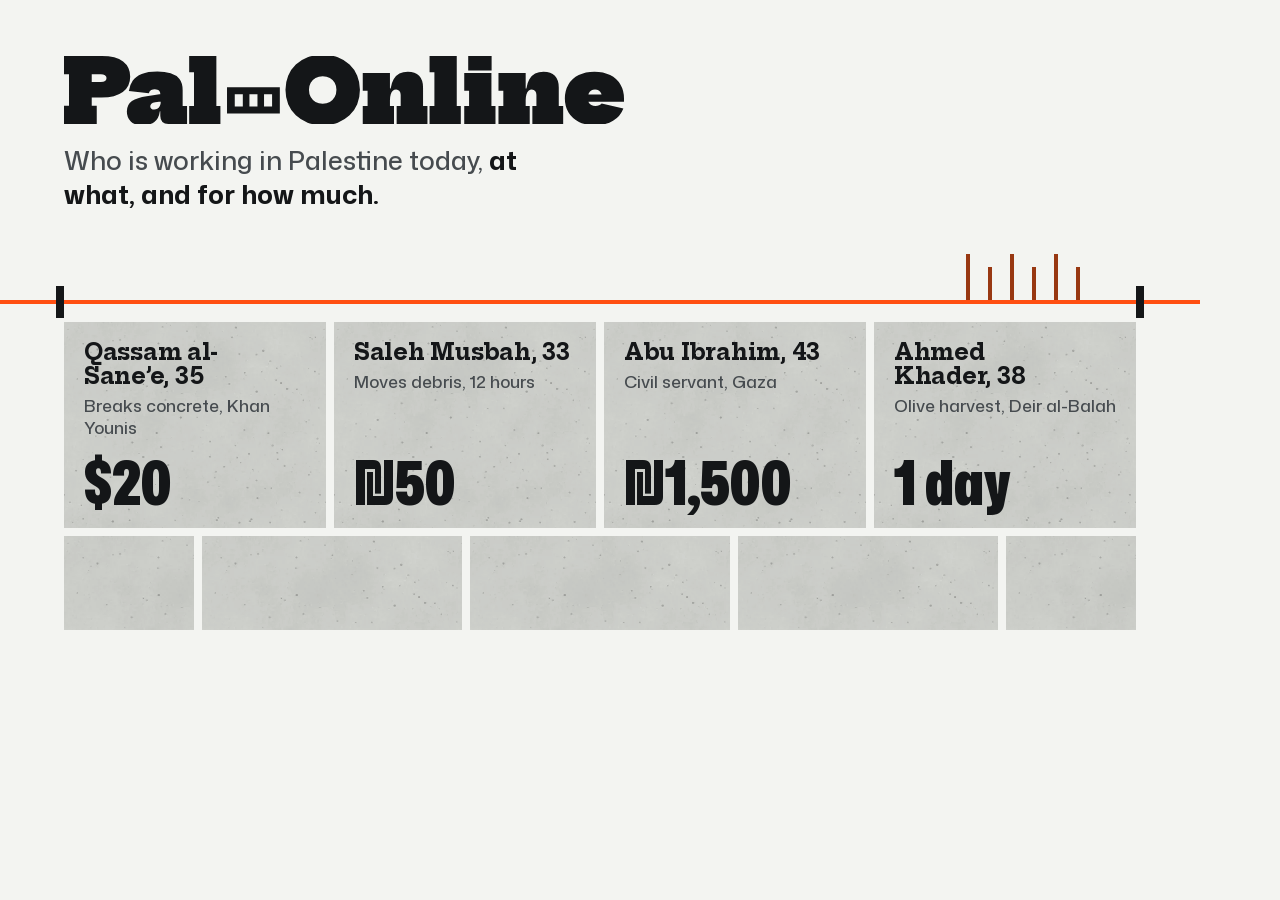
<file: tools/og.html>
<!doctype html>
<html lang="en"><head><meta charset="utf-8"><title>og</title>
<!-- Template for assets/og.png (1200 x 630), rendered by tools/social.mjs. Not published as a page. -->
<link rel="stylesheet" href="../assets/css/po.css">
<style>
html,body{margin:0;width:1200px;height:630px;overflow:hidden;background:var(--mortar)}
.og{position:relative;width:1200px;height:630px;padding:56px 64px 0;box-sizing:border-box}
.og .wm{width:560px;color:#141618}
.og .wm img{width:100%;display:block}
.og p.m{font:500 26px/1.3 var(--text);color:#464B4F;margin-top:20px;max-width:30ch}
.og p.m b{color:#141618;font-weight:700}
.og .ln{position:absolute;left:0;right:0;top:300px;height:4px;background:#FF4F12}
.og .pins i{position:absolute;top:286px;width:8px;height:32px;background:#141618}
.og .row{position:absolute;left:64px;right:64px;top:322px;display:grid;grid-template-columns:repeat(4,1fr);gap:8px}
.og .row + .row{top:536px;grid-template-columns:.5fr 1fr 1fr 1fr .5fr}
.og .blk{height:206px;padding:18px 20px;box-sizing:border-box;display:flex;flex-direction:column}
.og h3{font:700 22px/1.1 var(--display);margin:0}
.og .t{font:500 17px/1.3 var(--text);color:#464B4F;margin-top:6px}
.og .r{font:900 62px/.9 var(--text);font-stretch:75%;margin-top:auto}
.og .bars{position:absolute;right:120px;top:254px;display:flex;gap:18px;align-items:flex-end;height:46px}
.og .bars i{width:4px;height:100%;background:#983812}
.og .bars i:nth-child(2n){height:72%}
</style></head><body>
<div class="og">
<div class="wm"><img src="../assets/brand/logo.svg" alt=""></div>
<p class="m">Who is working in Palestine today, <b>at what, and for how much.</b></p>
<div class="bars"><i></i><i></i><i></i><i></i><i></i><i></i></div>
<div class="ln"></div><div class="pins"><i style="left:56px"></i><i style="right:56px"></i></div>
<div class="row">
<div class="blk"><h3>Qassam al-Sane’e, 35</h3><p class="t">Breaks concrete, Khan Younis</p><p class="r">$20</p></div>
<div class="blk"><h3>Saleh Musbah, 33</h3><p class="t">Moves debris, 12 hours</p><p class="r">₪50</p></div>
<div class="blk"><h3>Abu Ibrahim, 43</h3><p class="t">Civil servant, Gaza</p><p class="r">₪1,500</p></div>
<div class="blk"><h3>Ahmed Khader, 38</h3><p class="t">Olive harvest, Deir al-Balah</p><p class="r">1 day</p></div>
</div>
<div class="row"><div class="blk"></div><div class="blk"></div><div class="blk"></div><div class="blk"></div><div class="blk"></div></div>
</div></body></html>
</file>
<file: assets/css/po.css>
/* Pal-Online — the Midmak system: tokens, type, the block, the wall, the line.
   Shared by home.html and index.html (the identity guide). */

@font-face{font-family:"Hepta Slab";src:url(../fonts/hepta-slab-700.woff2?v=1) format("woff2");font-weight:700;font-display:swap}
@font-face{font-family:"Hepta Slab";src:url(../fonts/hepta-slab-800.woff2?v=1) format("woff2");font-weight:800;font-display:swap}
@font-face{font-family:"Mona Sans";src:url(../fonts/mona-sans.woff2?v=1) format("woff2");font-weight:400 900;font-stretch:75% 100%;font-display:swap}
@font-face{font-family:"Mona Sans";src:url(../fonts/mona-sans-italic.woff2?v=1) format("woff2");font-weight:400 600;font-style:italic;font-display:swap}

:root{
  /* materials */
  --mortar:#F3F4F1;      /* the page: lime mortar, cool, never cream */
  --mortar-2:#E7E9E5;    /* sunk ground, form fields */
  --block:#D9DBD6;       /* a block face, multiplied with the concrete tile */
  --block-old:#CBCEC8;   /* older courses */
  --ink:#141618;         /* charcoal: the one structural ink */
  --ink-2:#464B4F;       /* secondary text, holds 5:1 on a block */
  --line:#FF4F12;        /* the mason's line: the only live colour */
  --oxide:#983812;       /* rebar oxide: text-safe shade of the line */
  --night:#131517;
  --night-block:#272B2E;
  --night-ink:#ECEEEA;
  --night-ink-2:#A8AEB2;
  --selection:#FFD0BD;
  --err:#B3261E;

  --display:"Hepta Slab",Rockwell,Georgia,serif;
  --text:"Mona Sans",system-ui,-apple-system,"Segoe UI",sans-serif;

  --joint:6px;                       /* a mortar joint */
  --gut:clamp(16px,3.2vw,40px);
  --max:1360px;
  --course:clamp(150px,12.4vw,176px);/* course height: a block is roughly 2:1 */
  --tex:url(../img/concrete.webp?v=1);
  --ease-out:cubic-bezier(.16,1,.3,1);
  --ease-set:cubic-bezier(.2,.8,.3,1.06);   /* a block set down and tapped level: a hint of settle, no bounce */
  color-scheme:light;
}
/* night: follows the device until the reader picks with the switch (data-theme on <html>) */
@media (prefers-color-scheme:dark){
  :root:not([data-theme="light"]){
    --mortar:#101213; --mortar-2:#1A1D1F;
    --block:#2A2E31; --block-old:#232629;
    --ink:#ECEEEA; --ink-2:#B1B7BA;
    --oxide:#FF8A5C;
    --night:#0A0B0C; --night-block:#1E2124;
    --selection:#7A2A0C;
    --err:#FF8A80;
    color-scheme:dark;
  }
}
:root[data-theme="dark"]{
    --mortar:#101213; --mortar-2:#1A1D1F;
    --block:#2A2E31; --block-old:#232629;
    --ink:#ECEEEA; --ink-2:#B1B7BA;
    --oxide:#FF8A5C;
    --night:#0A0B0C; --night-block:#1E2124;
    --selection:#7A2A0C;
    --err:#FF8A80;
    color-scheme:dark;
}

*,*::before,*::after{box-sizing:border-box}
html{-webkit-text-size-adjust:100%;text-size-adjust:100%;scroll-padding-top:84px}
body{margin:0;background:var(--mortar);color:var(--ink);font:400 17.5px/1.6 var(--text);font-optical-sizing:auto;text-rendering:optimizeLegibility;-webkit-font-smoothing:antialiased;overflow-x:clip}
img,svg{display:block;max-width:100%}
img{height:auto}
a{color:inherit;text-decoration-thickness:1px;text-underline-offset:.22em;text-decoration-color:color-mix(in srgb,currentColor 45%,transparent)}
a:hover{text-decoration-color:var(--line)}
button,input,textarea,select{font:inherit;color:inherit}
::selection{background:var(--selection);color:var(--ink)}
:focus-visible{outline:2px solid var(--line);outline-offset:3px}
html{scrollbar-color:var(--ink-2) var(--mortar-2)}
.sr{position:absolute!important;width:1px;height:1px;margin:-1px;padding:0;overflow:hidden;clip:rect(0 0 0 0);white-space:nowrap;border:0}
.skip{position:absolute;left:-9999px;top:8px;z-index:100;display:inline-flex;align-items:center;min-height:44px;padding:0 16px;background:var(--ink);color:var(--mortar);font-weight:600}
.skip:focus{left:12px}
.wrap{max-width:var(--max);margin-inline:auto;padding-inline:var(--gut)}
.num{font-variant-numeric:tabular-nums lining-nums}

/* ---------- type ---------- */
h1,h2,h3,h4{font-family:var(--display);font-weight:800;margin:0;letter-spacing:-.012em;text-wrap:balance}
h1{font-size:clamp(32px,3.6vw,54px);line-height:1.04}
h2{font-size:clamp(28px,2.7vw,40px);line-height:1.06}
h3{font-size:21px;line-height:1.14;font-weight:700}
p{margin:0}
.dek{font-size:clamp(17px,1.35vw,19.5px);line-height:1.5;color:var(--ink-2)}
.src{font:500 13px/1.45 var(--text);color:var(--ink-2)}
.src a{color:inherit}
.label{font:650 13px/1.2 var(--text);font-stretch:82%;letter-spacing:.04em;color:var(--ink-2)}
.rate{font:900 46px/.9 var(--text);font-stretch:75%;letter-spacing:-.01em;font-variant-numeric:tabular-nums lining-nums}
.rate small{display:block;font:550 13px/1.3 var(--text);font-stretch:85%;letter-spacing:0;color:var(--ink-2);margin-top:6px}
q,blockquote{quotes:"\201C" "\201D"}

/* ---------- the block ---------- */
.blk{position:relative;min-width:0;background:var(--block) var(--tex);background-size:256px;background-blend-mode:multiply;color:var(--ink)}
/* multiply keeps a dark face dark: soft-light lifted it until secondary text failed AA */
.blk--old{background-color:var(--block-old)}
.blk--night{background-color:var(--night-block);color:var(--night-ink)}
.blk--gap{background:none;outline:2px dashed color-mix(in srgb,var(--ink) 38%,transparent);outline-offset:-2px}

/* the wall: half-block columns, running bond by span */
.wall{display:grid;gap:var(--joint);grid-template-columns:repeat(var(--halves,8),minmax(0,1fr));grid-auto-rows:minmax(var(--course),auto);grid-auto-flow:row dense}
.wall > .w{grid-column:span 2}
.wall > .h{grid-column:span 1}

/* a person in a block */
.who{display:flex;flex-direction:column;padding:13px 15px 14px;gap:1px;text-decoration:none}
.who h3{font-size:19px;line-height:1.16;padding-inline-end:46px}
.who h3 a{text-decoration:none}
.who h3 a::after{content:"";position:absolute;inset:0}
.who{transition:background-color .2s var(--ease-out)}
.who:has(h3 a:hover){background-color:color-mix(in srgb,var(--block) 90%,var(--ink))}
.blk--night.who:has(h3 a:hover){background-color:color-mix(in srgb,var(--night-block) 85%,#fff)}
.who h3 a:focus-visible{outline:none}
.who:has(a:focus-visible){outline:2px solid var(--line);outline-offset:3px}
.who .trade{font-size:15px;line-height:1.35;color:var(--ink-2);margin-top:2px}
.who .place{font:550 13px/1.3 var(--text);font-stretch:85%;color:var(--ink-2);margin-top:3px}
.who .rate{margin-top:auto;padding-top:10px}
.who .when{font:550 12.5px/1.35 var(--text);font-stretch:85%;color:var(--ink-2);margin-top:6px}
.chalk{position:absolute;top:12px;right:13px;font:750 14px/1 var(--text);font-stretch:78%;color:var(--oxide);letter-spacing:.01em}
.blk--night .chalk{color:var(--line)}
.blk--night .trade,.blk--night .place,.blk--night .rate small{color:var(--night-ink-2)}
.who.h h3{font-size:16.5px;padding-inline-end:0}
.who.h .rate{font-size:34px}
.who.h .trade{font-size:13.5px}

/* ---------- the mason's line ---------- */
.mline{position:relative;height:50px;margin-block:2px 6px}
.mline::before,.mline::after{content:"";position:absolute;bottom:9px;width:5px;height:24px;background:var(--ink)}
.mline::before{left:-9px}.mline::after{right:-9px}
.mline svg{position:absolute;left:0;right:0;bottom:6px;width:100%;height:30px;overflow:visible}
.mline .string{fill:none;stroke:var(--line);stroke-width:2;vector-effect:non-scaling-stroke}
.mline .pin{fill:var(--ink)}
.mline .tag{position:absolute;left:0;bottom:30px;font:650 13px/1 var(--text);font-stretch:85%;letter-spacing:.02em;color:var(--ink);background:var(--mortar);padding-inline-end:10px}
.mline .tag b{color:var(--oxide);font-weight:750}

/* starter bars: rebar left standing for the next floor */
.rebar{display:flex;gap:0;height:30px;align-items:flex-end}
.rebar i{width:2.5px;height:100%;background:var(--oxide);border-radius:1px;transform-origin:bottom}
.rebar i:nth-child(3n+2){height:78%}
.rebar i:nth-child(4n+1){transform:rotate(4deg)}

/* spray marks: state is a mark, not a hue */
.spray{background:url(../img/spray-strike.webp?v=1) no-repeat 0 58%/100% .62em;-webkit-box-decoration-break:clone;box-decoration-break:clone}
.js-lay [data-spray] .spray{background-size:0% .62em;transition:background-size .75s cubic-bezier(.5,0,.2,1) .15s}
.js-lay [data-spray].is-sprayed .spray{background-size:100% .62em}
.x-mark{width:26px;height:26px;flex:none}
/* the marks are painted with a can (tools/spray.py), not drawn */
.sp{display:inline-block;background:center/contain no-repeat}
.sp-x{background-image:url(../img/spray-cross.webp?v=1)}
.sp-t{background-image:url(../img/spray-tick.webp?v=1)}
.sp-s{background-image:url(../img/spray-slash.webp?v=1)}

/* ---------- buttons, fields ---------- */
.btn{display:inline-flex;align-items:center;justify-content:center;gap:10px;min-height:48px;padding:0 22px;border:0;border-radius:0;background:var(--ink);color:var(--mortar);font:700 15.5px/1 var(--text);cursor:pointer;text-decoration:none;transition:background-color .2s var(--ease-out),transform .2s var(--ease-out)}
.btn:hover{background:var(--line);color:#141618}
.btn:active{transform:translateY(1px)}
.btn[disabled]{opacity:.5;cursor:not-allowed}
.field label{display:block;font:650 14px/1.3 var(--text);margin-bottom:6px}
.field label span{font-weight:450;color:var(--ink-2)}
.field input,.field textarea{width:100%;min-height:48px;padding:11px 13px;border:0;border-bottom:2px solid var(--ink);border-radius:0;background:var(--mortar-2);color:var(--ink);font:400 16px/1.4 var(--text);caret-color:var(--line);transition:border-color .2s}
.field textarea{min-height:120px;resize:vertical}
.field input:focus,.field textarea:focus{outline:none;border-bottom-color:var(--line);background:color-mix(in srgb,var(--mortar-2) 70%,var(--block))}
.field input::placeholder,.field textarea::placeholder{color:var(--ink-2);opacity:.85}
.field[data-state="error"] input,.field[data-state="error"] textarea{border-bottom-color:var(--err)}
.field .err{display:none;font:550 13.5px/1.4 var(--text);color:var(--err);margin-top:6px}
.field[data-state="error"] .err{display:block}

/* ---------- motion: content is visible by default; JS opts blocks into the lay ---------- */
.js-lay .lay > *{opacity:0;transform:translateY(-10px)}
.js-lay .lay.is-laid > *{opacity:1;transform:none;transition:opacity .3s var(--ease-out),transform .45s cubic-bezier(.2,.8,.3,1.06);transition-delay:calc(var(--i,0) * 40ms)}
/* a block brought back by a filter is set down, quickly */
.is-in{animation:po-in .32s cubic-bezier(.2,.8,.3,1.06) both}
@keyframes po-in{from{opacity:0;transform:translateY(-8px)}}
/* reduced motion keeps state and feedback (colour, opacity) and drops travel */
@media (prefers-reduced-motion:reduce){
  .js-lay .lay > *{opacity:1;transform:none}
  .is-in{animation:po-fade .2s both}
  @keyframes po-fade{from{opacity:0}}
  *,*::before,*::after{scroll-behavior:auto!important}
  .btn:active{transform:none}
}

/* ---------- the day/night switch: a block whose core slides from day to night ---------- */
.theme{display:inline-flex;align-items:center;gap:10px;min-height:40px;padding:0 2px 0 0;border:0;background:none;color:inherit;font:650 13.5px/1 var(--text);font-stretch:85%;cursor:pointer}
.theme .sw{display:block;position:relative;width:40px;height:20px;flex:none;background:#D9DBD6 var(--tex);background-size:128px;background-blend-mode:multiply;outline:1.5px solid currentColor;outline-offset:1px;transition:background-color .35s var(--ease-out)}
.theme .sw::after{content:"";position:absolute;top:3px;left:3px;width:14px;height:14px;background:#141618;transition:transform .35s cubic-bezier(.2,.8,.3,1.06),background-color .35s var(--ease-out)}
.theme[aria-checked="true"] .sw{background:#2A2E31}
.theme[aria-checked="true"] .sw::after{transform:translateX(20px);background:var(--line)}
.theme:hover .sw{outline-color:var(--line)}
.theme .lab{min-width:3.6em;text-align:left}
/* the new scheme opens out from the switch */
::view-transition-old(root),::view-transition-new(root){animation:none;mix-blend-mode:normal}
::view-transition-new(root){animation:po-reveal .6s cubic-bezier(.65,0,.35,1)}
@keyframes po-reveal{from{clip-path:circle(0 at var(--vx,100%) var(--vy,0))}to{clip-path:circle(var(--vr,150vmax) at var(--vx,100%) var(--vy,0))}}
@media (prefers-reduced-motion:reduce){
  ::view-transition-new(root){animation:none}
  .theme .sw,.theme .sw::after{transition:none}
}
</file>
<file: assets/css/home.css>
/* Pal-Online homepage. The page is a wall: today's course on top, older courses below,
   the foundation at the foot. Tokens and the block live in po.css. */

/* ---------- loader ---------- */
#loader{position:fixed;inset:0;z-index:90;display:grid;place-items:center;background:var(--mortar);cursor:pointer;clip-path:inset(0 0 0 0);transition:clip-path .6s cubic-bezier(.7,0,.2,1)}
#loader.is-up{clip-path:inset(0 0 100% 0)}
.ld{position:relative;width:min(760px,86vw)}
.ld-line{position:absolute;left:-7%;right:-7%;top:0;height:120px;transform:translateY(-50%)}
.ld-line svg{width:100%;height:100%;overflow:visible}
.ld-string{fill:none;stroke:var(--line);stroke-width:2.5;vector-effect:non-scaling-stroke}
.ld-pin{fill:var(--ink);animation:ld-pin .3s var(--ease-out) both}
.ld-pin + .ld-pin{animation-delay:.05s}
.ld-word{display:block;width:100%;overflow:visible;margin-top:10px}
.ld-word .ld-pal{animation:ld-pal .5s var(--ease-out) .82s both}
.ld-word .ld-online{animation:ld-online .5s var(--ease-out) .82s both}
.ld-word .ld-block{animation:ld-block .42s cubic-bezier(.3,.7,.2,1) .38s both}
.ld-note{position:absolute;left:0;right:0;top:calc(100% + 26px);text-align:center;font:600 13.5px/1.4 var(--text);font-stretch:85%;color:var(--ink-2);animation:ld-fade .35s .95s both}
@keyframes ld-pin{from{opacity:0;transform:translateY(-10px)}}
/* lowered to the line, then two taps of the trowel: small, quick, level */
@keyframes ld-block{0%{opacity:0;transform:translateY(-140px)}55%{opacity:1;transform:translateY(3px)}68%{transform:none}80%{transform:translateY(1.5px)}100%{transform:none}}
@keyframes ld-pal{from{clip-path:inset(0 0 0 100%);transform:translateX(90px)}to{clip-path:inset(0 0 0 0)}}
@keyframes ld-online{from{clip-path:inset(0 100% 0 0);transform:translateX(-90px)}to{clip-path:inset(0 0 0 0)}}
@keyframes ld-fade{from{opacity:0}}
html.is-loading{overflow:hidden}

/* ---------- strip ---------- */
.strip{background:var(--night);color:var(--night-ink);font:550 13.5px/1.3 var(--text);font-stretch:88%}
.strip .wrap{display:flex;align-items:center;gap:6px 22px;min-height:40px;flex-wrap:wrap;padding-block:6px}
.strip time{font-weight:700}
.rates{display:flex;gap:4px 18px;flex-wrap:wrap;margin:0;padding:0;list-style:none;color:var(--night-ink-2)}
.rates b{color:var(--night-ink);font-weight:750;font-variant-numeric:tabular-nums}
.rates .by{color:var(--night-ink-2)}
.strip .theme{color:var(--night-ink)}
.strip .theme .sw{outline-color:#6B7176}
.strip .tell-link{margin-left:auto;display:inline-flex;align-items:center;min-height:32px;font-weight:700;color:var(--night-ink);text-decoration:none;gap:8px}
.strip .tell-link::before{content:"";width:14px;height:7px;background:var(--line)}
.strip .tell-link:hover{color:var(--line)}

/* ---------- masthead ---------- */
.mast .wrap{display:grid;grid-template-columns:auto minmax(0,1fr);align-items:end;gap:10px 40px;padding-top:22px}
.mast .home{display:block;width:clamp(230px,31vw,440px);padding-block:4px}
.mast .home svg{width:100%;height:auto}
.motto{justify-self:end;max-width:31ch;text-align:right;font:500 clamp(15px,1.25vw,18px)/1.38 var(--text);color:var(--ink-2);padding-bottom:6px}
.motto b{color:var(--ink);font-weight:700}
.nav{grid-column:1/-1;display:flex;align-items:center;gap:0 4px;flex-wrap:wrap;border-top:2px solid var(--ink);margin-top:12px}
.nav a{display:inline-flex;align-items:center;min-height:46px;padding:0 13px;font:650 15px/1 var(--text);text-decoration:none;position:relative}
.nav a:first-child{padding-left:0}
.nav a::after{content:"";position:absolute;left:13px;right:13px;bottom:9px;height:2px;background:var(--line);transform:scaleX(0);transform-origin:left;transition:transform .3s var(--ease-out)}
.nav a:first-child::after{left:0}
.nav a:hover::after,.nav a:focus-visible::after,.nav a[aria-current]::after{transform:scaleX(1)}
.nav a[aria-current]{color:var(--ink)}
.nav .find{margin-left:auto;width:46px;justify-content:center;padding:0}
.nav .find svg{width:21px;height:21px}
.nav .find::after{left:8px;right:8px}

/* compact bar once the masthead has scrolled away */
.bar{position:fixed;top:0;left:0;right:0;z-index:40;background:color-mix(in srgb,var(--mortar) 94%,transparent);backdrop-filter:saturate(1.2) blur(8px);transform:translateY(-102%);transition:transform .35s var(--ease-out);border-bottom:2px solid var(--line)}
.bar.is-on{transform:none}
.bar .wrap{display:flex;align-items:center;gap:22px;min-height:56px}
.bar .home{width:150px;flex:none;display:flex;align-items:center;min-height:44px}
.bar nav{display:flex;gap:2px;overflow-x:auto;scrollbar-width:none}
.bar nav a{display:inline-flex;align-items:center;min-height:44px;padding:0 10px;font:650 13.5px/1 var(--text);text-decoration:none;white-space:nowrap}
.bar nav a:hover,.bar nav a[aria-current]{color:var(--oxide)}
.bar-rider{position:absolute;left:0;right:0;bottom:-6px;height:10px;pointer-events:none}
.bar-rider::before{content:"";position:absolute;bottom:0;left:calc(var(--p,0) * (100% - 20px));width:20px;height:10px;background:var(--ink);-webkit-mask:var(--blockmask) center/100% 100% no-repeat;mask:var(--blockmask) center/100% 100% no-repeat}
:root{--blockmask:url("data:image/svg+xml,%3Csvg xmlns='http://www.w3.org/2000/svg' viewBox='0 0 40 20'%3E%3Cpath fill-rule='evenodd' d='M0 0h40v20H0zM5.9 5.3h7.1v9.4H5.9zM16.4 5.3h7.1v9.4h-7.1zM27 5.3h7.1v9.4H27z'/%3E%3C/svg%3E")}

/* ---------- today's course (hero) ---------- */
.today{padding-top:18px}
.today .head{display:flex;align-items:flex-end;justify-content:space-between;gap:6px 24px;flex-wrap:wrap}
.today .rebar{position:absolute;right:28px;bottom:21px;gap:15px;height:40px}
.hero{--halves:8}
.lead{grid-column:1 / span 4;grid-row:1 / span 3;display:flex;flex-direction:column}
.lead .opening{position:relative;margin:0;overflow:hidden;background:var(--night);box-shadow:inset 0 10px 18px -8px rgb(0 0 0 / .5)}
.lead .opening img{width:100%;aspect-ratio:3.3/1;object-fit:cover}

.lead .opening figcaption{position:absolute;left:0;bottom:0;max-width:78%;padding:6px 10px 6px 0;background:var(--block);font:500 12.5px/1.35 var(--text);color:var(--ink-2)}
.lead .txt{display:flex;flex-direction:column;gap:10px;padding:16px 22px 18px;flex:1}
.lead h2{font-size:clamp(30px,3vw,44px);line-height:1.05;font-weight:800}
.lead h2 a{text-decoration:none}
.lead h2 a::after{content:"";position:absolute;inset:0}
.lead .meta{margin-top:auto;display:flex;align-items:flex-end;justify-content:space-between;gap:16px}
.lead .rate{font-size:58px;text-align:right;flex:none}
.lead .chalk{top:auto;bottom:auto}

/* ---------- section heads ---------- */
.sec{padding-block:clamp(56px,7vw,96px) 0}
.sec-head{display:grid;grid-template-columns:minmax(0,1fr) minmax(0,1fr);gap:10px 48px;align-items:end;margin-bottom:22px}
.sec-head p{color:var(--ink-2);max-width:56ch;justify-self:end;font-size:16.5px;line-height:1.5}

/* ---------- earlier courses ---------- */
.earlier{--halves:10;margin-top:var(--joint)}

/* ---------- the chain (night course) ---------- */
.chain{background:var(--night);color:var(--night-ink);padding-block:clamp(52px,6vw,84px);margin-top:clamp(56px,7vw,96px)}
.chain .sec-head{margin-bottom:6px}
.chain .sec-head p{color:var(--night-ink-2)}
.chain .mline .tag{background:var(--night);color:var(--night-ink)}
.chain .mline .pin{fill:var(--night-ink)}
.links{--halves:10;list-style:none;margin:0;padding:0}
.links > li{display:flex;flex-direction:column;padding:16px 16px 18px;gap:4px}
.links h3{font-size:19px;color:var(--night-ink)}
.links .role{font:650 15px/1.3 var(--text);color:#FF8A5C;margin-top:2px}
.links .who-is{font-size:13.5px;line-height:1.45;color:var(--night-ink-2)}
.links .rate{margin-top:auto;padding-top:12px;color:var(--night-ink);font-size:40px}
.links .rate small{color:var(--night-ink-2)}
.links q{display:block;font:italic 500 15.5px/1.45 var(--text);color:var(--night-ink);margin-top:10px}
.chain .src{color:var(--night-ink-2);margin-top:22px;max-width:100ch}

/* ---------- changed trades ---------- */
.reg{list-style:none;margin:0;padding:0;border-top:2px solid var(--ink)}
.reg > li{display:grid;grid-template-columns:minmax(0,3.2fr) minmax(0,3.4fr) 40px minmax(0,3.4fr) minmax(0,3.6fr);gap:8px 22px;padding:20px 0;border-bottom:1px solid color-mix(in srgb,var(--ink) 22%,transparent);align-items:start}
.reg h3{font-size:20px}
.reg .meta{font:500 13.5px/1.45 var(--text);color:var(--ink-2);margin-top:4px}
.reg .was{font:500 16.5px/1.45 var(--text);color:var(--ink-2)}
.reg .now{font:650 16.5px/1.45 var(--text)}
.reg .to{width:40px;height:20px;margin-top:4px;color:var(--ink)}
.reg .words{font:italic 450 16px/1.5 var(--text)}
.reg .words a{display:inline-flex;align-items:center;min-height:44px;font:650 13.5px/1 var(--text);font-style:normal;color:var(--oxide)}

/* ---------- the count: a wall of a hundred ---------- */
.count{display:grid;grid-template-columns:minmax(0,5fr) minmax(0,7fr);gap:32px 56px;align-items:start}
.hundred{display:flex;flex-direction:column;gap:4px;overflow:hidden;--b:calc((100% - 36px) / 10)}
.hundred .crs{display:flex;gap:4px}
.hundred .crs:nth-child(even){margin-left:calc(var(--b) / -2 - 2px)}
.hundred span{flex:none;width:var(--b);aspect-ratio:2.1/1;background:var(--block) var(--tex);background-size:128px;background-blend-mode:multiply;transition:opacity .3s var(--ease-out),transform .4s var(--ease-out),background-color .25s}
.hundred span.is-out{background:none;outline:1.5px dashed color-mix(in srgb,var(--ink) 40%,transparent);outline-offset:-1.5px;transform:translateY(6px)}
.hundred span.bat{background-color:var(--block-old)}
.figs{display:flex;flex-direction:column;gap:0;border-top:2px solid var(--ink)}
.fig-btn{display:grid;grid-template-columns:auto minmax(0,1fr);gap:2px 18px;align-items:baseline;text-align:left;padding:16px 4px 16px 0;border:0;border-bottom:1px solid color-mix(in srgb,var(--ink) 22%,transparent);background:none;cursor:pointer;position:relative}
.fig-btn .big{grid-row:span 2;font:900 54px/.9 var(--text);font-stretch:75%;min-width:3.2ch;font-variant-numeric:tabular-nums;color:var(--ink-2);transition:color .2s}
.fig-btn .what{font:650 16.5px/1.35 var(--text)}
.fig-btn .who-said{font:500 13.5px/1.4 var(--text);color:var(--ink-2)}
.fig-btn[aria-pressed="true"] .big{color:var(--ink)}
.fig-btn[aria-pressed="true"]::before{content:"";position:absolute;left:-18px;top:22px;width:10px;height:5px;background:var(--line)}
.fig-btn:hover .big{color:var(--ink)}
.count-note{margin-top:16px}
.count-cap{font:650 15px/1.4 var(--text);margin-top:12px}
.count-cap b{font-weight:800}

/* ---------- reported from the workplace ---------- */
.desk{display:grid;grid-template-columns:minmax(0,7fr) minmax(0,5fr);gap:28px 44px;padding-block:28px;border-top:2px solid var(--ink);align-items:start}
.desk + .desk{border-top-width:1px}
.desk.flip{grid-template-columns:minmax(0,5fr) minmax(0,7fr)}
.desk.flip .opening{order:2}
.desk .opening{margin:0}
.desk .opening img{width:100%;aspect-ratio:3/2;object-fit:cover;background:var(--block)}
.desk figcaption{font:450 13.5px/1.45 var(--text);color:var(--ink-2);padding-top:8px}
.desk h3{font-size:clamp(23px,2vw,30px);line-height:1.1;font-weight:800;margin-bottom:12px}
.desk p + p{margin-top:12px}
.desk blockquote{margin:20px 0 0;padding-top:16px;border-top:6px solid var(--line);font:700 21px/1.3 var(--display)}
.desk blockquote footer{font:500 13.5px/1.45 var(--text);color:var(--ink-2);margin-top:8px}
.desk .place{font:650 13.5px/1.3 var(--text);font-stretch:85%;color:var(--oxide);margin:-4px 0 12px}

/* ---------- money and moving ---------- */
.ledger{display:grid;grid-template-columns:minmax(0,1fr) minmax(0,1fr);gap:40px 56px}
.ledger h3{font-size:24px;font-weight:800;padding-bottom:10px;border-bottom:2px solid var(--ink)}
.items{list-style:none;margin:0;padding:0}
.items > li{display:grid;grid-template-columns:minmax(0,1fr) auto;gap:4px 18px;padding:14px 0;border-bottom:1px solid color-mix(in srgb,var(--ink) 22%,transparent);align-items:baseline}
.items .k{font:650 16.5px/1.35 var(--text)}
.items .v{font:850 26px/1 var(--text);font-stretch:78%;font-variant-numeric:tabular-nums;text-align:right}
.items .d{grid-column:1/-1;font-size:15px;line-height:1.5;color:var(--ink-2)}
.items .d .src{display:block;margin-top:2px}
.road,.items > li.road{display:grid;grid-template-columns:30px minmax(0,1fr);gap:4px 14px;align-items:start}
.road .x-mark{margin-top:2px}
.road .state{font:750 13.5px/1.2 var(--text);font-stretch:82%;color:var(--oxide);letter-spacing:.03em;margin-top:2px}

/* ---------- the gap in the wall ---------- */
.tell{display:grid;grid-template-columns:minmax(0,5fr) minmax(0,7fr);gap:28px 56px;align-items:start}
.tell .gap-wall{--halves:6;grid-auto-rows:58px;margin-top:26px}
.tell .gap-wall .blk--gap{display:grid;place-items:center;font:700 13.5px/1.2 var(--text);font-stretch:85%;color:var(--oxide);text-align:center;padding:4px}
.tell form{display:grid;grid-template-columns:repeat(2,minmax(0,1fr));gap:18px 20px;padding:24px;background:var(--block) var(--tex);background-size:256px;background-blend-mode:multiply}
.tell .full{grid-column:1/-1}
.tell .note{font-size:13.5px;line-height:1.45;color:var(--ink-2);align-self:center}
.tell .sent{grid-column:1/-1;display:none;font:650 16.5px/1.45 var(--text);padding:14px 16px;background:var(--mortar)}
.tell form.is-sent .sent{display:block}
.else{list-style:none;margin:22px 0 0;padding:0}
.else li{border-top:1px solid color-mix(in srgb,var(--ink) 22%,transparent)}
.else a{display:flex;gap:14px;align-items:baseline;min-height:52px;padding:12px 0;text-decoration:none;font-size:16.5px;line-height:1.4}
.else a b{flex:none;min-width:72px;font:750 13.5px/1.4 var(--text);font-stretch:85%;color:var(--oxide)}

/* ---------- the foundation ---------- */
.foot{background:var(--night);color:var(--night-ink);margin-top:clamp(64px,8vw,110px);padding-block:0 40px;font-size:15px;line-height:1.55}
.foot .course-top{--halves:16;grid-auto-rows:22px;margin-bottom:40px;gap:4px}
.foot .course-top span{background:var(--night-block) var(--tex);background-size:128px;background-blend-mode:soft-light}
.foot-grid{display:grid;grid-template-columns:minmax(0,4fr) minmax(0,8fr);gap:32px 56px}
.foot .home{display:block;width:260px;margin-bottom:16px}
.foot p{color:var(--night-ink-2)}
.foot p + p{margin-top:10px}
.foot h2{font:750 13.5px/1.3 var(--text);font-stretch:85%;letter-spacing:.04em;color:var(--night-ink);margin:0 0 10px}
.foot ul{margin:0;padding:0 0 0 18px;color:var(--night-ink-2)}
.foot li + li{margin-top:4px}
.foot a{color:var(--night-ink)}
.foot nav ul{list-style:none;padding:0;display:flex;flex-wrap:wrap;gap:0 18px;margin-top:14px}
.foot nav a{display:inline-flex;align-items:center;min-height:44px}
.foot nav li + li{margin-top:0}
.foot .proto{margin-top:22px;padding-top:16px;border-top:1px solid #2E3337;font-size:13.5px}

/* ---------- responsive ---------- */
@media (max-width:1100px){
  .hero{--halves:6}
  .lead{grid-column:1 / -1;grid-row:auto}
  .lead .opening img{aspect-ratio:2.4/1}
  .earlier{--halves:6}
  .links{--halves:6}
  .links > li:nth-child(n){grid-column:span 2}
  .count{grid-template-columns:minmax(0,1fr)}
  .reg > li{grid-template-columns:minmax(0,1fr) 34px minmax(0,1fr);gap:8px 14px}
  .reg > li > :first-child,.reg .words{grid-column:1/-1}
}
@media (max-width:860px){
  .mast .wrap{grid-template-columns:minmax(0,1fr)}
  .motto{justify-self:start;text-align:left}
  .sec-head{grid-template-columns:minmax(0,1fr)}
  .sec-head p{justify-self:start}
  .desk,.desk.flip,.ledger,.tell,.foot-grid{grid-template-columns:minmax(0,1fr)}
  .desk.flip .opening{order:0}
}
@media (max-width:640px){
  body{font-size:16.5px}
  :root{--course:auto}
  .strip .rates li:nth-child(n+3){display:none}
  .strip .tell-link{display:none}
  .strip .theme{margin-left:auto}
  .mast .wrap{padding-top:14px;gap:6px}
  .mast .home{width:min(300px,78vw)}
  .motto{font-size:15px}
  .nav{overflow-x:auto;flex-wrap:nowrap;scrollbar-width:none;margin-inline:calc(var(--gut) * -1);padding-inline:var(--gut)}
  .nav a{padding:0 11px;white-space:nowrap;font-size:15px}
  .nav .find{margin-left:0;flex:none}
  .hero,.earlier{--halves:2;grid-auto-rows:minmax(150px,auto)}
  .hero > .h,.earlier > .h{grid-column:span 1}
  .lead .txt{padding:16px 16px 18px}
  .lead .rate{font-size:46px}
  .who h3{font-size:18px}
  .who.h .rate{font-size:30px}
  .links{--halves:2}
  .links > li:nth-child(n){grid-column:span 2}
  .tell form{grid-template-columns:minmax(0,1fr);padding:16px}
  .bar .home{width:120px}
  .today .rebar{right:6px;gap:10px;height:30px}
  .today .rebar i:nth-child(n+4){display:none}
  .today .mline .tag{max-width:calc(100% - 52px)}
}

@media (prefers-reduced-motion:reduce){
  .bar{transition:opacity .2s;transform:none;opacity:0;pointer-events:none}
  .bar.is-on{opacity:1;pointer-events:auto}
  .hundred span{transition:opacity .2s,background-color .2s}
  .hundred span.is-out{transform:none}
}

/* ---------- layout pass (independent review) ---------- */
.count > :last-child{position:sticky;top:84px}
.foot-grid{grid-template-columns:minmax(0,5fr) minmax(0,7fr)}
.foot-grid:has(#sources:empty){grid-template-columns:minmax(0,1fr)}
#sources:empty{display:none}
.fig-btn[aria-pressed="true"]::before{left:-12px;width:6px}
.reg .words a{display:inline;min-height:0;padding-block:12px;margin-block:-12px}
.sec-head{margin-bottom:28px}
.sec-head + .ledger{margin-top:10px}
.sec-head p{text-wrap:pretty}
.fig-btn{grid-template-columns:136px minmax(0,1fr)}
.fig-btn .big{min-width:0}
.road .state{margin:4px 0 2px}
.chain .sec-head{margin-bottom:14px}
@media (max-width:640px){
  .fig-btn[aria-pressed="true"]::before{left:-10px}
  .fig-btn{grid-template-columns:104px minmax(0,1fr)}
}
</file>
<file: assets/css/guide.css>
/* Pal-Online identity guide. Built on po.css; every specimen uses the live system. */

.g-top{position:sticky;top:0;z-index:30;background:color-mix(in srgb,var(--mortar) 94%,transparent);backdrop-filter:blur(8px);border-bottom:1px solid color-mix(in srgb,var(--ink) 16%,transparent)}
.g-top .wrap{display:flex;align-items:center;gap:20px;min-height:58px}
.g-top .home{width:150px;flex:none;display:flex;align-items:center;min-height:44px}
.g-top nav{display:flex;gap:2px;overflow-x:auto;scrollbar-width:none;margin-left:auto}
.g-top nav a{display:inline-flex;align-items:center;min-height:44px;padding:0 10px;font:650 14px/1 var(--text);text-decoration:none;white-space:nowrap}
.g-top nav a:hover{color:var(--oxide)}
.g-top .theme{flex:none}
.g-top .go{flex:none;font:700 14px/1 var(--text);text-decoration:none;display:inline-flex;align-items:center;gap:8px;min-height:44px;padding:0 14px;background:var(--ink);color:var(--mortar)}
.g-top .go:hover{background:var(--line);color:#141618}

/* cover */
.cover{padding-top:clamp(40px,6vw,84px)}
.cover .big{width:100%;color:var(--ink)}
.cover .big svg{width:100%;height:auto}
.cover .mline{height:60px;margin-block:clamp(18px,2.4vw,34px) 10px}
.cover .mline .string{stroke-width:2.5}
.cover-grid{display:grid;grid-template-columns:minmax(0,7fr) minmax(0,5fr);gap:28px 64px;align-items:start;padding-bottom:clamp(40px,5vw,72px)}
.cover-grid .state{font:800 clamp(26px,2.7vw,40px)/1.12 var(--display);letter-spacing:-.012em;text-wrap:balance}
.cover-grid .state em{font-style:normal;color:var(--oxide)}
.toc{list-style:none;margin:0;padding:0;columns:2;column-gap:28px;border-top:2px solid var(--ink)}
.toc li{break-inside:avoid;border-bottom:1px solid color-mix(in srgb,var(--ink) 20%,transparent)}
.toc a{display:flex;gap:12px;align-items:baseline;min-height:44px;padding:10px 0;text-decoration:none;font:650 15.5px/1.3 var(--text)}
.toc a span{font:750 13px/1 var(--text);font-stretch:78%;color:var(--oxide);min-width:22px}
.meta-line{font:550 13.5px/1.5 var(--text);color:var(--ink-2);margin-top:18px}

/* chapters */
.ch{padding-block:clamp(64px,8vw,112px) 0}
.ch-head{display:grid;grid-template-columns:minmax(0,5fr) minmax(0,7fr);gap:14px 56px;align-items:end;padding-bottom:22px;border-bottom:2px solid var(--ink);margin-bottom:30px}
.ch-head p{color:var(--ink-2);max-width:60ch;font-size:16.5px;line-height:1.55}
.cols{display:grid;grid-template-columns:repeat(var(--n,3),minmax(0,1fr));gap:28px 32px}
.cap{font:500 13.5px/1.5 var(--text);color:var(--ink-2);margin-top:10px}
.cap b{color:var(--ink);font-weight:700}
.ch h3{font-size:20px;margin-bottom:8px}
.ch p + p{margin-top:10px}

/* material plates: drawn, not photographed */
.plate{display:flex;flex-direction:column}
.plate .art{aspect-ratio:4/3;display:grid;place-items:center;background:var(--block) var(--tex);background-size:256px;background-blend-mode:multiply;margin-bottom:14px;overflow:hidden}
.plate .art svg{width:78%;height:auto;overflow:visible}

/* wordmark drawing */
.drawing{position:relative;background:var(--block) var(--tex);background-size:256px;background-blend-mode:multiply;padding:clamp(28px,6vw,90px) clamp(18px,5vw,80px)}
.drawing svg{width:100%;height:auto;overflow:visible}
.dim{fill:none;stroke:var(--oxide);stroke-width:1;vector-effect:non-scaling-stroke}
.dim-t{font:650 13px var(--text);fill:var(--oxide)}
.clear{outline:1.5px dashed color-mix(in srgb,var(--ink) 40%,transparent);outline-offset:0}
.lockups{display:grid;grid-template-columns:repeat(3,minmax(0,1fr));gap:var(--joint)}
.lockups > div{display:grid;place-items:center;min-height:190px;padding:28px}
.lockups svg{width:100%;max-width:300px}
.lk-mortar{background:#F3F4F1;color:#141618;outline:1px solid color-mix(in srgb,var(--ink) 16%,transparent);outline-offset:-1px}
.lk-night{background:#141618;color:#F3F4F1}
.lk-line{background:var(--line);color:#141618;--block-fill:#141618}
.lk-night{--block-fill:var(--line)}
.donts{display:grid;grid-template-columns:repeat(3,minmax(0,1fr));gap:var(--joint)}
.donts figure{margin:0;position:relative;display:grid;place-items:center;min-height:150px;padding:24px;background:var(--mortar-2)}
.donts figure svg.w{width:100%;max-width:240px}
.donts figure .x-mark{position:absolute;top:10px;right:10px;width:30px;height:30px}
.donts figcaption{position:absolute;left:12px;bottom:10px;font:600 13px/1.3 var(--text);color:var(--ink-2);background:var(--mortar-2);padding:2px 6px 2px 0}

/* marks */
.marks{display:grid;grid-template-columns:repeat(4,minmax(0,1fr));gap:var(--joint)}
.marks > div{display:grid;grid-template-rows:150px auto;background:var(--mortar-2)}
.marks .art{display:grid;place-items:center}
.marks .art img,.marks .art svg{width:46%;height:auto}
.marks .art .sp{width:46%;aspect-ratio:1;height:auto}
.marks .txt{padding:14px 16px 18px}

/* colour */
.swatches{--halves:8;grid-auto-rows:minmax(170px,auto)}
.sw{display:flex;flex-direction:column;justify-content:space-between;padding:14px 16px}
.sw h3{font-size:19px;margin:0}
.sw .hex{font:800 22px/1 var(--text);font-stretch:80%;letter-spacing:.01em}
.sw p{font-size:13.5px;line-height:1.45}
.sw.s-mortar{background:#F3F4F1;outline:1px solid color-mix(in srgb,#141618 18%,transparent);outline-offset:-1px;color:#141618}
.sw.s-ink{background:#141618;color:#F3F4F1}
.sw.s-line{background:#FF4F12;color:#141618}
.sw.s-oxide{background:#983812;color:#F3F4F1}
.sw.s-night{background:#272B2E;color:#ECEEEA}
.sw.s-block{background-color:#D9DBD6;background-blend-mode:multiply;color:#141618}
.ratio{display:flex;height:46px;margin-top:22px;gap:3px}
.ratio span{display:flex;align-items:end;padding:0 0 4px 6px;font:700 12px/1 var(--text);font-stretch:80%}
.pairs{width:100%;border-collapse:collapse;margin-top:22px;font-size:14.5px}
.pairs th,.pairs td{text-align:left;padding:10px 12px 10px 0;border-bottom:1px solid color-mix(in srgb,var(--ink) 18%,transparent);vertical-align:top}
.pairs th{font:700 13px/1.3 var(--text);font-stretch:85%;color:var(--ink-2)}
.pairs td.n{font-variant-numeric:tabular-nums;font-weight:700}
.chip{display:inline-block;width:14px;height:14px;vertical-align:-2px;margin-right:6px;outline:1px solid color-mix(in srgb,var(--ink) 25%,transparent)}

/* type */
.spec{display:grid;grid-template-columns:minmax(0,7fr) minmax(0,5fr);gap:28px 48px;align-items:end;padding:28px 0;border-bottom:1px solid color-mix(in srgb,var(--ink) 20%,transparent)}
.spec .aa{font-size:clamp(120px,15vw,230px);line-height:.82;letter-spacing:-.03em}
.spec .set{font-size:clamp(22px,2vw,30px);line-height:1.25;word-break:break-word}
.shekels{display:grid;grid-template-columns:repeat(3,minmax(0,1fr));gap:var(--joint);margin-top:28px}
.shekels > div{background:var(--block) var(--tex);background-size:256px;background-blend-mode:multiply;padding:18px 20px}
.shekels .g{font-size:clamp(90px,10vw,150px);line-height:1}
.scale{width:100%;border-collapse:collapse;margin-top:28px}
.scale td{padding:12px 16px 12px 0;border-bottom:1px solid color-mix(in srgb,var(--ink) 18%,transparent);vertical-align:baseline}
.scale td:first-child{font:700 13px/1.3 var(--text);font-stretch:85%;color:var(--ink-2);width:140px}
.scale td:last-child{font:500 13px/1.4 var(--text);color:var(--ink-2);width:220px}
.widths{display:flex;flex-wrap:wrap;gap:4px 26px;align-items:baseline;margin-top:20px}
.widths span{font-weight:900;font-size:clamp(40px,5vw,72px);line-height:1}

/* grid demo */
.demo-wall{--halves:8}
.demo-wall .blk{display:grid;place-items:center;font:750 14px/1.2 var(--text);font-stretch:82%;color:var(--ink-2);text-align:center;padding:8px}
.bp{display:grid;grid-template-columns:repeat(3,minmax(0,1fr));gap:28px;margin-top:30px}
.bp .wall{grid-auto-rows:34px;gap:3px}
.bp .wall .blk{min-height:0}

/* anatomy */
.anat{display:grid;grid-template-columns:minmax(0,5fr) minmax(0,7fr);gap:28px 56px;align-items:center}
.anat .specimen{position:relative;max-width:420px;--course:200px}
.anat .specimen .blk{min-height:200px}
.anat ol{margin:0;padding:0;list-style:none;counter-reset:a}
.anat li{counter-increment:a;display:grid;grid-template-columns:34px minmax(0,1fr);gap:10px;padding:12px 0;border-bottom:1px solid color-mix(in srgb,var(--ink) 18%,transparent)}
.anat li::before{content:counter(a);font:900 22px/1 var(--text);font-stretch:75%;color:var(--oxide)}
.pin-n{position:absolute;width:24px;height:24px;display:grid;place-items:center;background:var(--line);color:#141618;font:900 13px/1 var(--text);font-stretch:80%}
.variants{--halves:10;margin-top:30px}

/* motion */
.motion{display:grid;grid-template-columns:repeat(2,minmax(0,1fr));gap:var(--joint)}
.mo{background:var(--mortar-2);padding:18px 20px 20px;display:flex;flex-direction:column;gap:10px;min-height:280px}
.mo .stage{flex:1;display:grid;align-content:center;min-height:150px}
.mo .stage .wall{--halves:6;grid-auto-rows:46px;gap:4px}
.mo .btn{align-self:flex-start;min-height:44px;padding:0 16px;font-size:14px}
.mo .spec-t{font:600 13px/1.5 var(--text);color:var(--ink-2)}
.mo .spec-t code{font:700 12.5px/1 ui-monospace,Consolas,monospace;color:var(--ink);background:color-mix(in srgb,var(--ink) 8%,transparent);padding:2px 5px}
.mo .replaying > *{animation:mo-lay .55s var(--ease-set) both;animation-delay:calc(var(--i) * 70ms)}
@keyframes mo-lay{from{opacity:0;transform:translateY(-16px)}}
.mo .reg-demo{font:600 22px/1.4 var(--text)}
.mo .reg-demo .spray{background-size:0% .5em;transition:background-size .75s cubic-bezier(.5,0,.2,1)}
.mo .reg-demo.is-sprayed .spray{background-size:100% .5em}

/* social */
.social{display:grid;grid-template-columns:repeat(4,minmax(0,1fr));gap:22px}
.social figure{margin:0}
.social .frame{display:grid;aspect-ratio:4/5;container-type:inline-size;overflow:hidden;outline:1px solid color-mix(in srgb,var(--ink) 16%,transparent)}
.social figcaption{font:500 13.5px/1.45 var(--text);color:var(--ink-2);margin-top:10px}
.social figcaption a{font-weight:700;color:var(--oxide)}
.post{min-width:0;display:flex;flex-direction:column;padding:6cqw;background:#F3F4F1;color:#141618;font-size:4cqw;position:relative}
.post .wm{width:44cqw;margin-top:auto}
.post .wm svg{width:100%}
.post-line{position:absolute;left:0;right:0;height:.6cqw;background:#FF4F12}
.post.p-worker .blkp{background:#D9DBD6 var(--tex);background-size:40cqw;background-blend-mode:multiply;padding:5cqw;margin-top:12cqw;display:flex;flex-direction:column;gap:1.4cqw}
.post .nm{font:800 7.4cqw/1.08 var(--display)}
.post .tr{font:500 4.2cqw/1.35 var(--text);color:#464B4F}
.post .rt{font:900 20cqw/.86 var(--text);font-stretch:75%;margin-top:3cqw}
.post .rt small{display:block;font:600 3.8cqw/1.3 var(--text);font-stretch:85%;color:#464B4F;margin-top:1.4cqw}
.post .qt{font:italic 500 4.3cqw/1.4 var(--text);margin-top:5cqw}
.post .sr2{font:550 2.9cqw/1.4 var(--text);color:#464B4F;margin-top:3cqw}
.post.p-number{background:#141618;color:#ECEEEA}
.post.p-number .fig{font:900 34cqw/.82 var(--text);font-stretch:75%;margin-top:14cqw;color:#FF4F12}
.post.p-number .what{font:800 6.4cqw/1.12 var(--display);margin-top:3cqw}
.post.p-number .sr2{color:#A8AEB2}
.post.p-number .hund{display:grid;grid-template-columns:repeat(20,1fr);gap:.5cqw;margin-top:5cqw}
.post.p-number .hund i{aspect-ratio:2/1;background:#2E3337}
.post.p-number .hund i.o{background:none;outline:.25cqw dashed #6B7176;outline-offset:-.25cqw}
.post.p-quote{background:#D9DBD6 var(--tex);background-size:40cqw;background-blend-mode:multiply}
.post.p-quote .q{font:800 9cqw/1.08 var(--display);margin-top:14cqw;text-wrap:balance}
.post.p-quote .q::before{content:"";display:block;width:14cqw;height:2.2cqw;background:#FF4F12;margin-bottom:6cqw}
.post.p-quote .by{font:650 4cqw/1.35 var(--text);margin-top:6cqw}
.post.p-closed{background:#F3F4F1}
.post.p-closed .pl{font:800 11cqw/1 var(--display);margin-top:20cqw;position:relative;display:inline-block;align-self:flex-start}
.post.p-closed .pl .sp{position:absolute;left:-4%;top:-30%;width:108%;height:160%;background-size:100% 100%}
.post.p-closed .st{font:900 6cqw/1 var(--text);font-stretch:78%;color:#983812;margin-top:6cqw;letter-spacing:.02em}
.post.p-closed .dd{font:500 4.2cqw/1.4 var(--text);margin-top:3cqw;max-width:80%}
.avatars{display:flex;gap:22px;align-items:end;flex-wrap:wrap;margin-top:30px}
.avatars img{width:120px;height:120px;border-radius:50%}
.avatars img.sq{border-radius:0}

/* voice */
.voice{display:grid;grid-template-columns:repeat(3,minmax(0,1fr));gap:28px 32px}
.voice .do,.voice .dont{padding:14px 16px;margin-top:12px;font-size:15.5px;line-height:1.5}
.voice .do{background:var(--block) var(--tex);background-size:256px;background-blend-mode:multiply}
.voice .dont{background:var(--mortar-2);color:var(--ink-2);position:relative;padding-right:46px}
.voice .dont .x-mark{position:absolute;right:12px;top:12px;width:20px;height:20px}
.voice b.tag{display:block;font:750 12.5px/1 var(--text);font-stretch:80%;letter-spacing:.05em;margin-bottom:6px;color:var(--oxide)}

/* downloads */
.dl{list-style:none;margin:0;padding:0;border-top:2px solid var(--ink)}
.dl li{display:grid;grid-template-columns:minmax(0,1fr) auto;gap:4px 20px;align-items:center;padding:14px 0;border-bottom:1px solid color-mix(in srgb,var(--ink) 20%,transparent)}
.dl a{display:inline-flex;align-items:center;min-height:44px;font:700 16px/1.3 var(--text);text-decoration:none}
.dl a:hover{color:var(--oxide)}
.dl span{font:550 13.5px/1.4 var(--text);color:var(--ink-2)}

.g-foot{margin-top:clamp(64px,8vw,110px);background:var(--night);color:var(--night-ink);padding-block:36px 40px;font-size:14px;line-height:1.55}
.g-foot .wrap{display:grid;grid-template-columns:minmax(0,4fr) minmax(0,8fr);gap:24px 56px}
.g-foot .home{width:220px;display:block;margin-bottom:12px}
.g-foot p{color:var(--night-ink-2)}
.g-foot a{color:var(--night-ink)}

#pages .wall a:hover{background-color:var(--line);color:#141618}
#pages .wall a:hover p{color:#141618}
@media (max-width:1100px){
  #pages .wall{--halves:6!important}
  .social{grid-template-columns:repeat(2,minmax(0,1fr))}
  .marks{grid-template-columns:repeat(2,minmax(0,1fr))}
  .swatches{--halves:6}
  .demo-wall{--halves:6}
  .variants{--halves:6}
}
@media (max-width:860px){
  .cover-grid,.ch-head,.spec,.anat,.g-foot .wrap{grid-template-columns:minmax(0,1fr)}
  .cols{--n:1!important}
  .lockups,.donts,.voice,.shekels,.bp{grid-template-columns:minmax(0,1fr)}
  .motion{grid-template-columns:minmax(0,1fr)}
  .g-top nav{display:none}
  .g-top .theme{margin-left:auto}
}
@media (max-width:640px){
  #pages .wall{--halves:2!important}
  .toc{columns:1}
  .scale td:last-child{display:none}
  .scale td:first-child{width:74px}
  .swatches,.demo-wall,.variants{--halves:2}
  .marks{grid-template-columns:minmax(0,1fr)}
  .social{grid-template-columns:minmax(0,1fr)}
}

/* ---------- layout pass (independent review) ---------- */
@media (min-width:641px){.swatches{--halves:6}}
.variants .blk--gap{min-height:72px}
.cap > .btn{display:flex;width:max-content;margin:12px 0 0!important}
@media (max-width:640px){
  .dl li{grid-template-columns:minmax(0,1fr)}
  .anat .specimen{margin-inline:14px}
  .ratio span{font-size:0;padding:0}
}
@media (max-width:640px){
  .g-top .wrap{gap:12px}
  .g-top .home{width:118px}
  .g-top .theme .lab{display:none}
  .g-top .go{padding:0 12px}
}
</file>
<file: assets/css/pages.css>
/* Pal-Online inner pages: built on po.css (tokens, block, line) and home.css (chrome and shared courses). */

.mast--inner .home{width:clamp(210px,24vw,330px)}

/* a figure is cast on the slab, not laid as a block: concrete faces are kept for people */
.slab{position:relative;min-width:0;background:var(--mortar-2);border-top:3px solid var(--ink);color:var(--ink)}
.slab .src,.slab .bs,.slab .where{color:var(--ink-2)}
.ext-ico{display:inline-block;width:.8em;height:.8em;vertical-align:-.05em;margin-left:3px}
.ext-ico path{fill:none;stroke:currentColor;stroke-width:1.6}
.wall .pair{grid-column:span 1}
.gapblk{display:flex;flex-direction:column;justify-content:center;gap:4px;padding:16px;text-decoration:none;color:var(--oxide);min-height:var(--course)}
.gapblk span{font:800 22px/1.1 var(--display)}
.gapblk small{font:650 13.5px/1.3 var(--text);color:var(--ink-2)}
.gapblk:hover{outline-color:var(--line);outline-style:solid}

/* ---------- page head: title, dek, then the line the page's wall is laid to ---------- */
.phead{padding-top:clamp(28px,4vw,56px)}
.phead-grid{display:grid;grid-template-columns:minmax(0,7fr) minmax(0,5fr);gap:14px 56px;align-items:end;margin-bottom:clamp(14px,2vw,24px)}
.phead h1{font-size:clamp(36px,5.2vw,76px);line-height:1.0;letter-spacing:-.02em}
.phead .dek{max-width:46ch;padding-bottom:6px}
.phead .rebar{position:absolute;right:28px;bottom:21px;gap:15px;height:40px}
.pmeta{display:flex;flex-wrap:wrap;gap:4px 22px;font:550 13.5px/1.4 var(--text);color:var(--ink-2);margin-top:10px}
.pmeta b{color:var(--ink);font-weight:700}

.pblock{padding-top:clamp(48px,6vw,84px)}
.phead + .twocol,.phead + .split,.phead + #pay{padding-top:clamp(14px,1.6vw,22px)}
.pblock > .sec-head{margin-bottom:18px}
.note{font:500 13.5px/1.5 var(--text);color:var(--ink-2);margin-top:14px;max-width:90ch}
.note b{color:var(--ink)}

/* ---------- filters: plain words with the line under the one in use ---------- */
.filters{display:flex;flex-wrap:wrap;gap:6px 30px;align-items:center;margin:4px 0 18px}
.filters [role=group]{display:flex;flex-wrap:wrap;gap:0 2px;align-items:center}
.filters .lab{font:650 12.5px/1 var(--text);font-stretch:82%;color:var(--ink-2);margin-right:8px;letter-spacing:.04em}
.filters button{position:relative;min-height:44px;padding:0 10px;border:0;background:none;font:650 15px/1 var(--text);color:var(--ink-2);cursor:pointer}
.filters button::after{content:"";position:absolute;left:10px;right:10px;bottom:8px;height:3px;background:var(--line);transform:scaleX(0);transform-origin:left;transition:transform .25s var(--ease-out)}
.filters button:hover{color:var(--ink)}
.filters button[aria-pressed=true]{color:var(--ink)}
.filters button[aria-pressed=true]::after{transform:scaleX(1)}
.filters .tally{margin-left:auto;font:650 13.5px/1 var(--text);font-stretch:85%;color:var(--ink-2)}
.filters .tally b{color:var(--ink);font-variant-numeric:tabular-nums}

/* a wall the script re-bonds after filtering: decorative bats keep the running bond */
.people{--halves:8}
.wall .bat{background:var(--block-old) var(--tex);background-size:256px;background-blend-mode:multiply;min-height:0}
.wall .bat::after{content:"";display:block}
.wall [hidden]{display:none!important}
.rate--none{font:650 17px/1.3 var(--text);font-stretch:90%;color:var(--ink-2);margin-top:auto;padding-top:12px}
.who .place a{position:relative;z-index:1;color:inherit;text-decoration-color:color-mix(in srgb,var(--ink) 40%,transparent)}
.who .place a:hover{color:var(--oxide)}
.places{columns:3 220px;column-gap:32px;margin-top:0}
.places li{break-inside:avoid}
.who .when{font:550 12.5px/1.35 var(--text);font-stretch:85%;color:var(--ink-2);margin-top:6px}
.who .when a{position:relative;z-index:1;color:var(--oxide)}
.who.ext h3 a::after{content:none}
.who.ext h3 a{text-decoration:underline;text-decoration-color:color-mix(in srgb,var(--ink) 30%,transparent)}
.empty{grid-column:1/-1;display:grid;place-items:center;text-align:center;min-height:180px;padding:24px;outline:2px dashed color-mix(in srgb,var(--ink) 38%,transparent);outline-offset:-2px}
.empty p{max-width:40ch;font-size:16.5px;line-height:1.5}
.empty a{color:var(--oxide);font-weight:700}

/* ---------- article ---------- */
.art{display:grid;grid-template-columns:minmax(0,8fr) minmax(0,4fr);gap:28px 56px;align-items:start;padding-top:clamp(20px,2.4vw,30px)}
.art h1{font-size:clamp(34px,4.4vw,64px);line-height:1.02;letter-spacing:-.02em;max-width:18ch}
.art .dek{margin-top:16px;max-width:52ch;font-size:clamp(18px,1.5vw,21px)}
.byline{display:flex;flex-wrap:wrap;gap:4px 18px;margin-top:18px;padding-top:12px;border-top:2px solid var(--ink);font:550 13.5px/1.45 var(--text);color:var(--ink-2)}
.byline b{color:var(--ink);font-weight:700}
.art .opening{margin:26px 0 0}
.art .opening img{width:100%;aspect-ratio:16/9;object-fit:cover;background:var(--block)}
.art .opening figcaption{font:450 13.5px/1.45 var(--text);color:var(--ink-2);padding-top:8px}
.body{margin-top:28px;max-width:66ch}
.body p{font-size:18.5px;line-height:1.7}
.body p + p{margin-top:16px}
.body h2{font-size:clamp(24px,2.2vw,30px);margin:40px 0 12px}
.body a{color:var(--oxide)}
.body .pull{margin:34px 0;padding-top:18px;border-top:6px solid var(--line);font:800 clamp(24px,2.3vw,32px)/1.18 var(--display);letter-spacing:-.01em;max-width:24ch}
.body .pull footer{font:550 13.5px/1.45 var(--text);color:var(--ink-2);margin-top:10px;letter-spacing:0}
.aside{position:sticky;top:76px;display:flex;flex-direction:column;gap:var(--joint)}
.idb{padding:18px 20px 20px;display:flex;flex-direction:column;gap:4px}
.idb .lbl{font:650 12.5px/1 var(--text);font-stretch:82%;color:var(--ink-2);letter-spacing:.04em;margin-top:12px}
.idb .lbl:first-child{margin-top:0}
.idb h2{font-size:26px;line-height:1.1;margin-top:2px}
.idb .was{font:500 16.5px/1.4 var(--text);color:var(--ink-2)}
.idb .now{font:650 16.5px/1.4 var(--text)}
.idb .rate{font-size:64px;margin-top:8px}
.idb .chalk{position:static;display:block;margin-top:10px;font-size:15px}
.howknow{padding:16px 20px 18px;background:var(--mortar-2)}
.howknow h2{font:750 13.5px/1.2 var(--text);font-stretch:82%;letter-spacing:.04em;margin-bottom:8px}
.howknow ul{list-style:none;margin:0;padding:0}
.howknow li{display:grid;grid-template-columns:22px minmax(0,1fr);gap:8px;padding:8px 0;border-top:1px solid color-mix(in srgb,var(--ink) 16%,transparent);font-size:15px;line-height:1.45}
.howknow li .x-mark{width:20px;height:20px;margin-top:1px}
.howknow a{color:var(--oxide)}
.share{display:flex;flex-wrap:wrap;gap:var(--joint);margin-top:34px}
.share a,.share button{display:inline-flex;align-items:center;min-height:44px;padding:0 16px;border:0;background:var(--block) var(--tex);background-size:256px;background-blend-mode:multiply;font:650 15px/1 var(--text);color:var(--ink);text-decoration:none;cursor:pointer}
.share a:hover,.share button:hover{background-color:var(--line);color:#141618}
.share .done{background-color:var(--ink);color:var(--mortar)}
.art-chain{margin-top:42px}
.more{--halves:8}

/* ---------- money ---------- */
.opening.wide img{width:100%;aspect-ratio:21/9;object-fit:cover;background:var(--block)}
.rates-wall{--halves:8;grid-auto-rows:minmax(150px,auto)}
.fx{display:flex;flex-direction:column;justify-content:space-between;gap:8px;padding:14px 16px 16px}
.fx h3{font-size:18px}
.fx .rate{font-size:44px}
.fx .bs{font:650 13.5px/1.3 var(--text);font-stretch:85%;color:var(--ink-2)}
.gap-row{display:grid;grid-template-columns:repeat(15,minmax(0,1fr));gap:4px;margin-top:6px}
.gap-row span{aspect-ratio:2/1;background:var(--ink)}
.gap-row span.maybe{background:repeating-linear-gradient(-45deg,var(--ink) 0 3px,transparent 3px 7px);outline:1.5px solid var(--ink);outline-offset:-1.5px}
.gap-row span.short{background:none;outline:1.5px dashed color-mix(in srgb,var(--ink) 45%,transparent);outline-offset:-1.5px}
.gap-key{display:flex;flex-wrap:wrap;gap:6px 22px;margin-top:10px;font:550 13.5px/1.4 var(--text);color:var(--ink-2)}
.gap-key i{display:inline-block;width:22px;height:11px;margin-right:6px;vertical-align:-1px;background:var(--ink)}
.gap-key i.m{background:repeating-linear-gradient(-45deg,var(--ink) 0 2px,transparent 2px 5px);outline:1px solid var(--ink)}
.gap-key i.s{background:none;outline:1px dashed var(--ink-2)}
.months{display:grid;grid-template-columns:repeat(18,minmax(0,1fr));gap:4px;margin-top:6px}
.months span{position:relative;aspect-ratio:2/1;background:var(--mortar-2);border-top:2px solid var(--ink);display:grid;place-items:center}
.months span .sp{width:52%;height:80%}
.pane{display:grid;grid-template-columns:minmax(0,1fr) minmax(0,1fr);gap:40px 56px}
.pane > div > h3{font-size:24px;font-weight:800;padding-bottom:10px;border-bottom:2px solid var(--ink)}
.pane .big{font:900 clamp(48px,5vw,72px)/.9 var(--text);font-stretch:75%;font-variant-numeric:tabular-nums;margin:16px 0 6px}
.pane .big small{font:600 15px/1.3 var(--text);font-stretch:85%;color:var(--ink-2);margin-left:8px}
.pay{display:grid;grid-template-columns:minmax(0,1fr) 40px minmax(0,1fr);gap:8px 14px;align-items:center;margin-top:14px}
.pay .was{font:900 34px/1 var(--text);font-stretch:75%;color:var(--ink-2)}
.pay .now{font:900 34px/1 var(--text);font-stretch:75%}
.pay small{display:block;font:550 13.5px/1.35 var(--text);font-stretch:85%;color:var(--ink-2);margin-top:4px}
.prices{--halves:8;grid-auto-rows:minmax(170px,auto)}
.price{display:flex;flex-direction:column;gap:4px;padding:14px 16px 16px}
.price h3{font-size:17px;line-height:1.2}
.price .where{font:550 13.5px/1.3 var(--text);font-stretch:85%;color:var(--ink-2);margin-top:4px}
.price .rate{margin-top:auto;font-size:42px}
.price .src{margin-top:6px;font-size:12.5px}

/* ---------- moving board ---------- */
.board{list-style:none;margin:0;padding:0;border-top:2px solid var(--ink)}
.board > li{display:grid;grid-template-columns:44px minmax(0,4fr) minmax(0,5fr) minmax(0,2.4fr);gap:6px 22px;padding:18px 0;border-bottom:1px solid color-mix(in srgb,var(--ink) 22%,transparent);align-items:start}
.board .x-mark{width:34px;height:34px}
.board .state{font:750 13.5px/1.2 var(--text);font-stretch:82%;color:var(--oxide);letter-spacing:.03em;margin-top:5px}
.board h3{font-size:20px}
.board .kind{font:550 13.5px/1.4 var(--text);color:var(--ink-2);margin-top:3px}
.board .eff{font-size:16.5px;line-height:1.5}
.board .src{text-align:right}
.legend{display:flex;flex-wrap:wrap;gap:8px 26px;margin:0 0 14px;font:600 13.5px/1.3 var(--text)}
.legend span{display:inline-flex;align-items:center;gap:8px}
.legend .x-mark{width:22px;height:22px}
.stats{--halves:8;grid-auto-rows:minmax(150px,auto)}
.stat{display:flex;flex-direction:column;justify-content:space-between;gap:8px;padding:14px 16px 16px}
.stat .rate{font-size:clamp(40px,4vw,56px)}
.stat p{font-size:15px;line-height:1.45}
.stat .src{font-size:12.5px;margin-top:6px}

/* ---------- the count ---------- */
.dblocks{--halves:6;grid-auto-rows:minmax(250px,auto)}
.dblk{display:flex;flex-direction:column;padding:16px 18px 18px;gap:6px}
.dblk h3{font-size:18px;line-height:1.2}
.dblk .rate{font-size:clamp(46px,4.6vw,64px)}
.dblk .mini{display:grid;grid-template-columns:repeat(20,minmax(0,1fr));gap:2px;margin-top:auto;padding-top:12px}
.dblk .mini i{aspect-ratio:2/1;background:var(--ink)}
.dblk .mini i.o{background:none;outline:1px solid color-mix(in srgb,var(--ink) 35%,transparent);outline-offset:-1px}
.dblk .bars{display:flex;flex-direction:column;gap:6px;margin-top:auto;padding-top:12px}
.dblk .bars div{display:grid;grid-template-columns:96px minmax(0,1fr);gap:8px;align-items:center;font:600 13.5px/1.2 var(--text);font-stretch:85%}
.dblk .bars span{height:18px;background:var(--ink)}
.dblk .bars span.l{background:var(--line)}
.dblk .src{font-size:12.5px}
.who-counts{width:100%;border-collapse:collapse;margin-top:6px}
.who-counts th,.who-counts td{text-align:left;padding:12px 16px 12px 0;border-bottom:1px solid color-mix(in srgb,var(--ink) 20%,transparent);vertical-align:top;font-size:15px;line-height:1.45}
.who-counts th{font:700 13.5px/1.3 var(--text);font-stretch:85%;color:var(--ink-2);border-bottom:2px solid var(--ink)}
.who-counts td.n{font:900 26px/1 var(--text);font-stretch:75%;font-variant-numeric:tabular-nums;white-space:nowrap}

/* ---------- harvest ---------- */
.split{display:grid;grid-template-columns:minmax(0,1fr) minmax(0,1fr);gap:28px 40px}
.split > section > h2{font-size:clamp(26px,2.6vw,36px);padding-bottom:10px;border-bottom:2px solid var(--ink);margin-bottom:14px}
.split .sub{font-size:16.5px;line-height:1.55;color:var(--ink-2);margin-bottom:16px;max-width:52ch}
.split .wall{--halves:4}
.split .figs2{list-style:none;margin:18px 0 0;padding:0}
.split .figs2 li{display:grid;grid-template-columns:auto minmax(0,1fr);gap:4px 16px;align-items:baseline;padding:12px 0;border-bottom:1px solid color-mix(in srgb,var(--ink) 20%,transparent)}
.split .figs2 .v{font:900 30px/1 var(--text);font-stretch:75%;font-variant-numeric:tabular-nums;min-width:4.4ch}
.split .figs2 p{font-size:15px;line-height:1.45}
.split .figs2 .src{display:block;font-size:12.5px;margin-top:2px}
.split .opening{margin:0 0 14px}
.split .opening img{width:100%;aspect-ratio:3/2;object-fit:cover}
.split .opening figcaption{font:450 12.5px/1.45 var(--text);color:var(--ink-2);padding-top:6px}
.mourn{margin-top:18px;padding:16px 18px;background:var(--night);color:var(--night-ink)}
.mourn h3{color:var(--night-ink);font-size:20px}
.mourn p{color:var(--night-ink-2);font-size:15px;line-height:1.5;margin-top:6px}
.mourn q{display:block;font:700 19px/1.35 var(--display);color:var(--night-ink);margin-top:10px}

/* ---------- tell ---------- */
.steps{--halves:8;grid-auto-rows:minmax(170px,auto);list-style:none;margin:0;padding:0;counter-reset:s}
.steps li{counter-increment:s;display:flex;flex-direction:column;padding:16px 18px;gap:6px}
.steps li::before{content:counter(s);font:900 44px/.9 var(--text);font-stretch:75%;color:var(--oxide)}
.steps h3{font-size:19px}
.steps p{font-size:15px;line-height:1.45;color:var(--ink-2)}
.steps li.yours{background:none;border-top:0;outline:2px dashed color-mix(in srgb,var(--ink) 40%,transparent);outline-offset:-2px}
.tellform{display:grid;grid-template-columns:repeat(2,minmax(0,1fr));gap:18px 20px;padding:clamp(18px,2.4vw,30px);background:var(--block) var(--tex);background-size:256px;background-blend-mode:multiply}
.tellform .full{grid-column:1/-1}
.tellform fieldset{border:0;margin:0;padding:0;grid-column:1/-1}
.tellform legend{font:650 13.5px/1.3 var(--text);margin-bottom:8px}
.choice{display:flex;flex-wrap:wrap;gap:var(--joint)}
.choice label{display:inline-flex;align-items:center;gap:10px;min-height:44px;padding:0 14px;background:var(--mortar);font:600 15px/1 var(--text);cursor:pointer}
.choice input{accent-color:var(--line);width:18px;height:18px;margin:0}
.check{display:flex;gap:12px;align-items:flex-start;font-size:15px;line-height:1.45;grid-column:1/-1}
.check-field .err{margin-left:32px}
.check input{accent-color:var(--line);width:20px;height:20px;margin-top:2px;flex:none}
.tellform .actions{grid-column:1/-1;display:flex;flex-wrap:wrap;gap:12px 20px;align-items:center}
.tellform .sent{grid-column:1/-1;display:none;font:650 16.5px/1.45 var(--text);padding:14px 16px;background:var(--mortar)}
.tellform.is-sent .sent{display:block}
.promises{list-style:none;margin:0;padding:0}
.promises li{display:grid;grid-template-columns:26px minmax(0,1fr);gap:10px;padding:14px 0;border-bottom:1px solid color-mix(in srgb,var(--ink) 20%,transparent);font-size:16.5px;line-height:1.5}
.promises .x-mark{width:24px;height:24px}

/* ---------- about ---------- */
.prose{max-width:66ch}
.prose p{font-size:18px;line-height:1.7}
.prose p + p{margin-top:14px}
.rules{list-style:none;margin:0;padding:0;counter-reset:r;border-top:2px solid var(--ink)}
.rules li{counter-increment:r;display:grid;grid-template-columns:64px minmax(0,1fr);gap:6px 22px;padding:20px 0;border-bottom:1px solid color-mix(in srgb,var(--ink) 20%,transparent)}
.rules li::before{content:counter(r);font:900 48px/.85 var(--text);font-stretch:75%;color:var(--oxide)}
.rules h3{font-size:21px;margin-bottom:6px}
.rules p{font-size:16.5px;line-height:1.55;color:var(--ink-2);max-width:64ch}
.twocol{display:grid;grid-template-columns:minmax(0,5fr) minmax(0,7fr);gap:28px 56px;align-items:start}
.contact{--halves:4}
.contact .blk,.contact .slab{padding:16px 18px 18px;display:flex;flex-direction:column;gap:6px}
.contact h3{font-size:18px}
.contact p{font-size:15px;line-height:1.45;color:var(--ink-2)}
.contact p.rate{font-size:56px;line-height:.9;color:var(--ink);margin-top:auto;padding-top:10px}

/* ---------- search ---------- */
.sbox{display:grid;grid-template-columns:minmax(0,1fr) auto;gap:0;border-bottom:4px solid var(--ink);margin-top:8px}
.sbox input{min-width:0;border:0;background:none;padding:10px 0;font:800 clamp(30px,4vw,56px)/1.1 var(--display);color:var(--ink);caret-color:var(--line)}
.sbox input::placeholder{color:var(--ink-2);opacity:1}
.sbox input:focus{outline:none}
.sbox:focus-within{border-bottom-color:var(--line)}
.sbox button{border:0;background:none;width:64px;cursor:pointer;color:var(--ink)}
.sbox button svg{width:32px;height:32px;margin:auto}
.results{list-style:none;margin:0;padding:0;border-top:2px solid var(--ink)}
.results li{display:grid;grid-template-columns:minmax(0,1fr) auto;gap:4px 24px;padding:18px 0;border-bottom:1px solid color-mix(in srgb,var(--ink) 20%,transparent)}
.results h3{font-size:20px;line-height:1.2}
.results h3 a{text-decoration:none}
.results h3 a:hover{text-decoration:underline;text-decoration-color:var(--line)}
.results p{font-size:15px;line-height:1.5;color:var(--ink-2);margin-top:4px;max-width:80ch}
.results .meta{font:600 13.5px/1.4 var(--text);font-stretch:85%;color:var(--ink-2);margin-top:6px}
.results .meta b{color:var(--oxide)}
.results .r{font:900 30px/1 var(--text);font-stretch:75%;text-align:right;white-space:nowrap}
.results mark{background:color-mix(in srgb,var(--line) 32%,transparent);color:inherit;padding:0 1px}
.suggest{display:flex;flex-wrap:wrap;gap:var(--joint);margin-top:12px}
.suggest button{min-height:44px;padding:0 14px;border:0;background:var(--block) var(--tex);background-size:256px;background-blend-mode:multiply;font:600 15px/1 var(--text);color:var(--ink);cursor:pointer}
.suggest button:hover{background-color:var(--line);color:#141618}

/* ---------- 404 ---------- */
.lost{display:grid;grid-template-columns:minmax(0,6fr) minmax(0,6fr);gap:28px 56px;align-items:center;padding-block:clamp(40px,6vw,90px)}
.lost .wall{--halves:6;grid-auto-rows:70px}
.lost .blk--gap{display:grid;place-items:center;font:800 15px/1 var(--text);font-stretch:80%;color:var(--oxide)}
.lost h1{font-size:clamp(40px,5.4vw,80px);line-height:1}
.lost p{font-size:18px;line-height:1.6;margin-top:16px;max-width:44ch}
.lost .go{display:flex;flex-wrap:wrap;gap:var(--joint);margin-top:24px}

@media (max-width:1100px){
  .art{grid-template-columns:minmax(0,1fr)}
  .aside{position:static;display:grid;grid-template-columns:minmax(0,1fr) minmax(0,1fr)}
  .dblocks{--halves:4}
  .rates-wall,.prices,.stats,.steps,.more,.people{--halves:6}
  .board > li{grid-template-columns:40px minmax(0,1fr);gap:6px 16px}
  .board .eff,.board .src{grid-column:2}
  .board .src{text-align:left}
}
@media (max-width:860px){
  .phead-grid,.pane,.split,.twocol,.lost{grid-template-columns:minmax(0,1fr)}
  .aside{grid-template-columns:minmax(0,1fr)}
  .months{grid-template-columns:repeat(9,minmax(0,1fr))}
}
@media (max-width:640px){
  .people .pair .trade{display:none}
  .people .pair h3{font-size:16.5px;padding-inline-end:0}
  .people .pair .rate{font-size:30px}
  .people .pair .rate--none{font-size:15px;line-height:1.3}
  .people .pair .rate small{font-size:12.5px}
  .rates-wall,.prices,.stats,.steps,.more,.dblocks,.split .wall,.contact,.people{--halves:2}
  .phead .rebar{right:6px;gap:10px;height:30px}
  .phead .rebar i:nth-child(n+4){display:none}
  .phead .mline .tag{max-width:calc(100% - 52px)}
  .gap-row{grid-template-columns:repeat(15,minmax(0,1fr));gap:2px}
  .tellform{grid-template-columns:minmax(0,1fr)}
  .results li{grid-template-columns:minmax(0,1fr)}
  .results .r{text-align:left}
  .who-counts td.n{font-size:22px}
  .filters{gap:4px 16px}
  .filters .tally{margin-left:0;width:100%}
  .rules li{grid-template-columns:44px minmax(0,1fr)}
}

/* ---------- layout pass (independent review) ---------- */
.field .check{display:flex;font:400 15px/1.45 var(--text);margin-bottom:0}
.sec-head + .pane{margin-top:10px}
.split .figs2 li{grid-template-columns:132px minmax(0,1fr)}
.split .figs2 .v{min-width:0}
.pane .pull{margin:18px 0 0}
.opening.wide figcaption{padding-bottom:16px}
.filters .legend{margin:0}
.stat{justify-content:flex-start}
.stat .src{margin-top:auto}
.suggest{margin:12px 0 22px}
.rules{display:grid;grid-template-columns:repeat(2,minmax(0,1fr));column-gap:56px}
.contact{grid-auto-rows:minmax(112px,auto)}
.steps li.yours{border-top:3px solid transparent}
.twocol:has(.tellform) > div:first-child{position:sticky;top:84px}
.places a b{min-width:32px}
.tellform legend{padding:0}
@media (max-width:860px){.rules{grid-template-columns:minmax(0,1fr)}}
@media (max-width:640px){
  .pane .big small{display:block;margin:6px 0 0}
  .filters [role=group]{flex-wrap:nowrap;overflow-x:auto;scrollbar-width:none;margin-inline:calc(var(--gut)*-1);padding-inline:var(--gut)}
  .filters [role=group] button{white-space:nowrap}
  .sbox input{font-size:24px}
  .who-counts thead{display:none}
  .who-counts tr{display:grid;grid-template-columns:64px minmax(0,1fr);gap:2px 12px;padding:12px 0;border-bottom:1px solid color-mix(in srgb,var(--ink) 20%,transparent)}
  .who-counts td{border:0;padding:0}
  .who-counts td:last-child{grid-column:2}
}
</file>
<file: assets/css/print.css>
/* Pal-Online print: the story, its person and its sources, without the chrome. Loaded with media="print". */
:root{--mortar:#fff;--mortar-2:#fff}
  body{background:#fff;color:#000;font-size:11pt}
  .strip,.bar,.nav,.motto,.share,.skip,#loader,.mline svg,.rebar,.filters,.suggest,.sbox,.foot .course-top,.foot nav,.more,.tellform,.lay .bat{display:none!important}
  .mast .wrap{padding-top:0}
  .art,.phead-grid,.twocol,.pane,.split{display:block}
  .aside{position:static;margin-top:18px}
  .blk,.slab{background:#fff!important;outline:1px solid #999;break-inside:avoid}
  .chain,.foot{background:#fff;color:#000}
  .chain *,.foot *{color:#000!important}
  .art .opening img{max-height:9cm;width:auto}
  .body p{font-size:11pt;line-height:1.5}
  .howknow a::after,.body a::after{content:" (" attr(href) ")";font-size:8pt;word-break:break-all}
  .js-lay .lay > *{opacity:1!important;transform:none!important}
</file>
